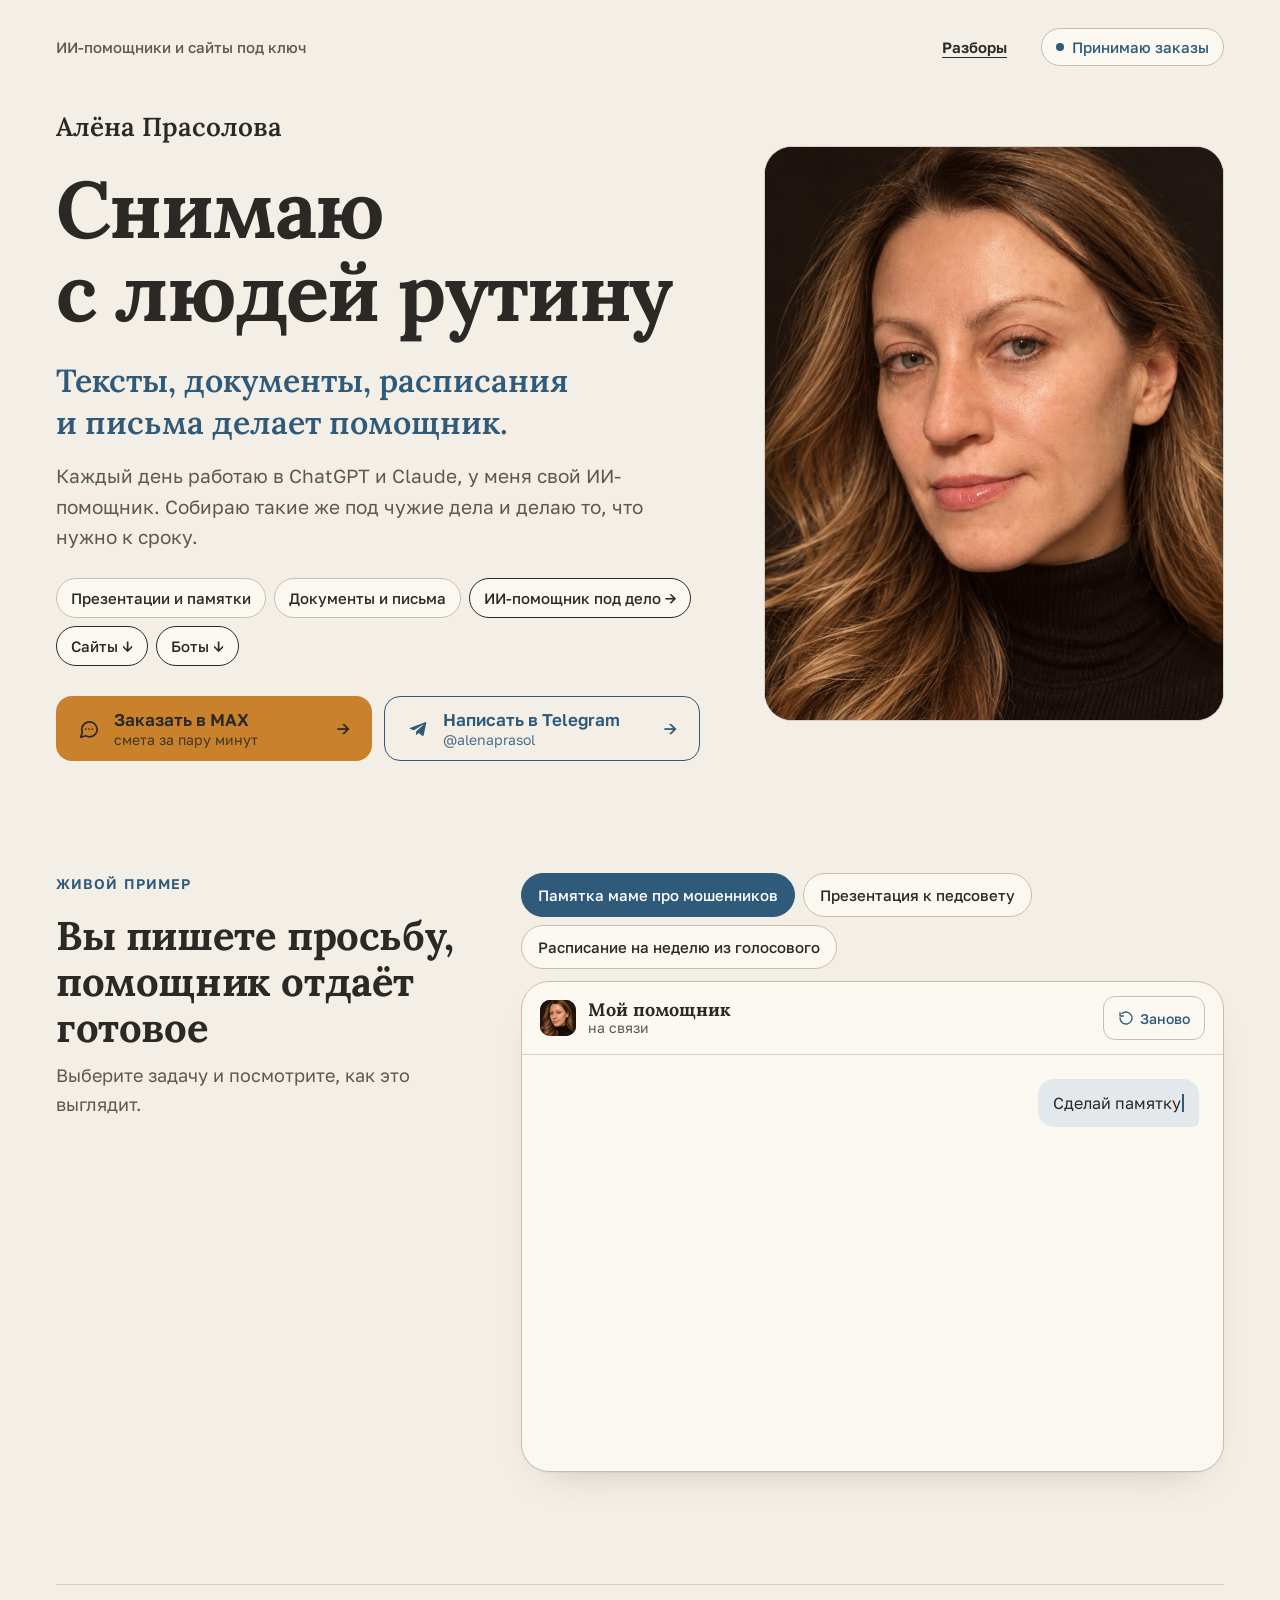
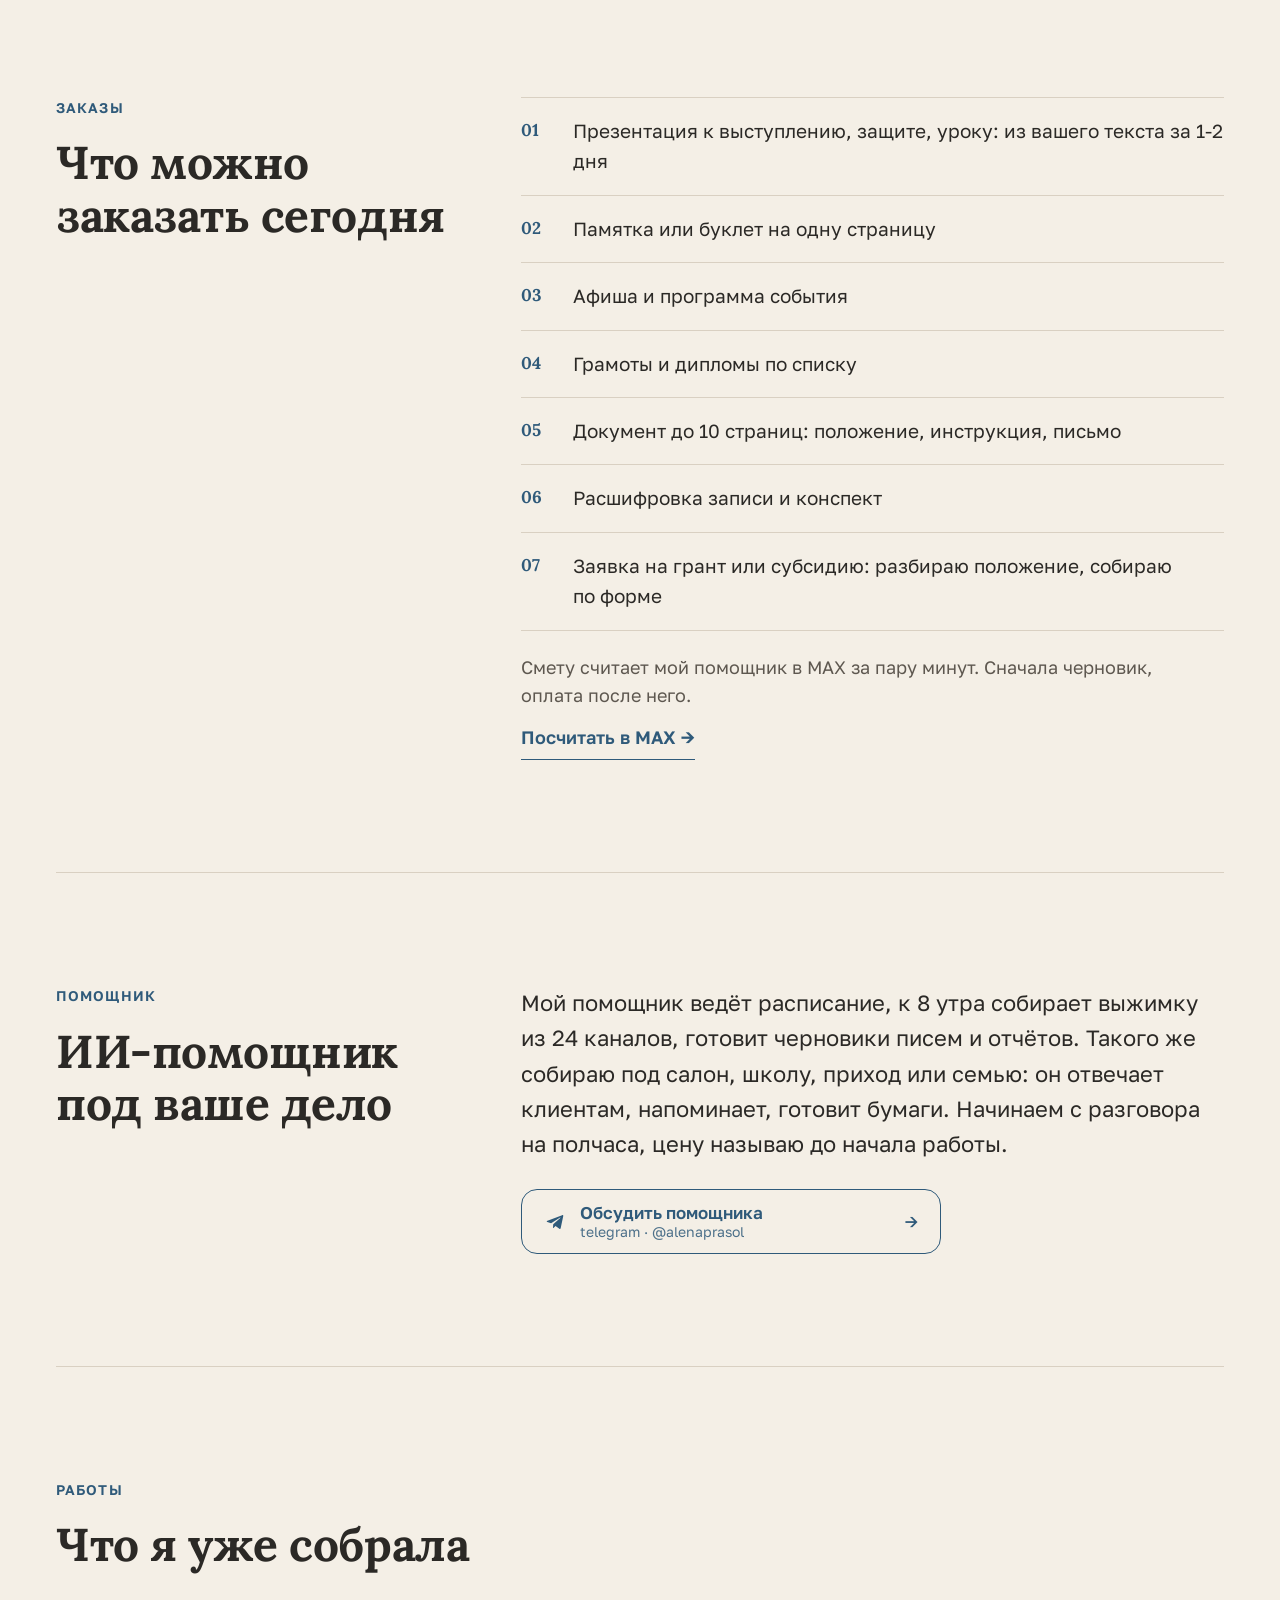
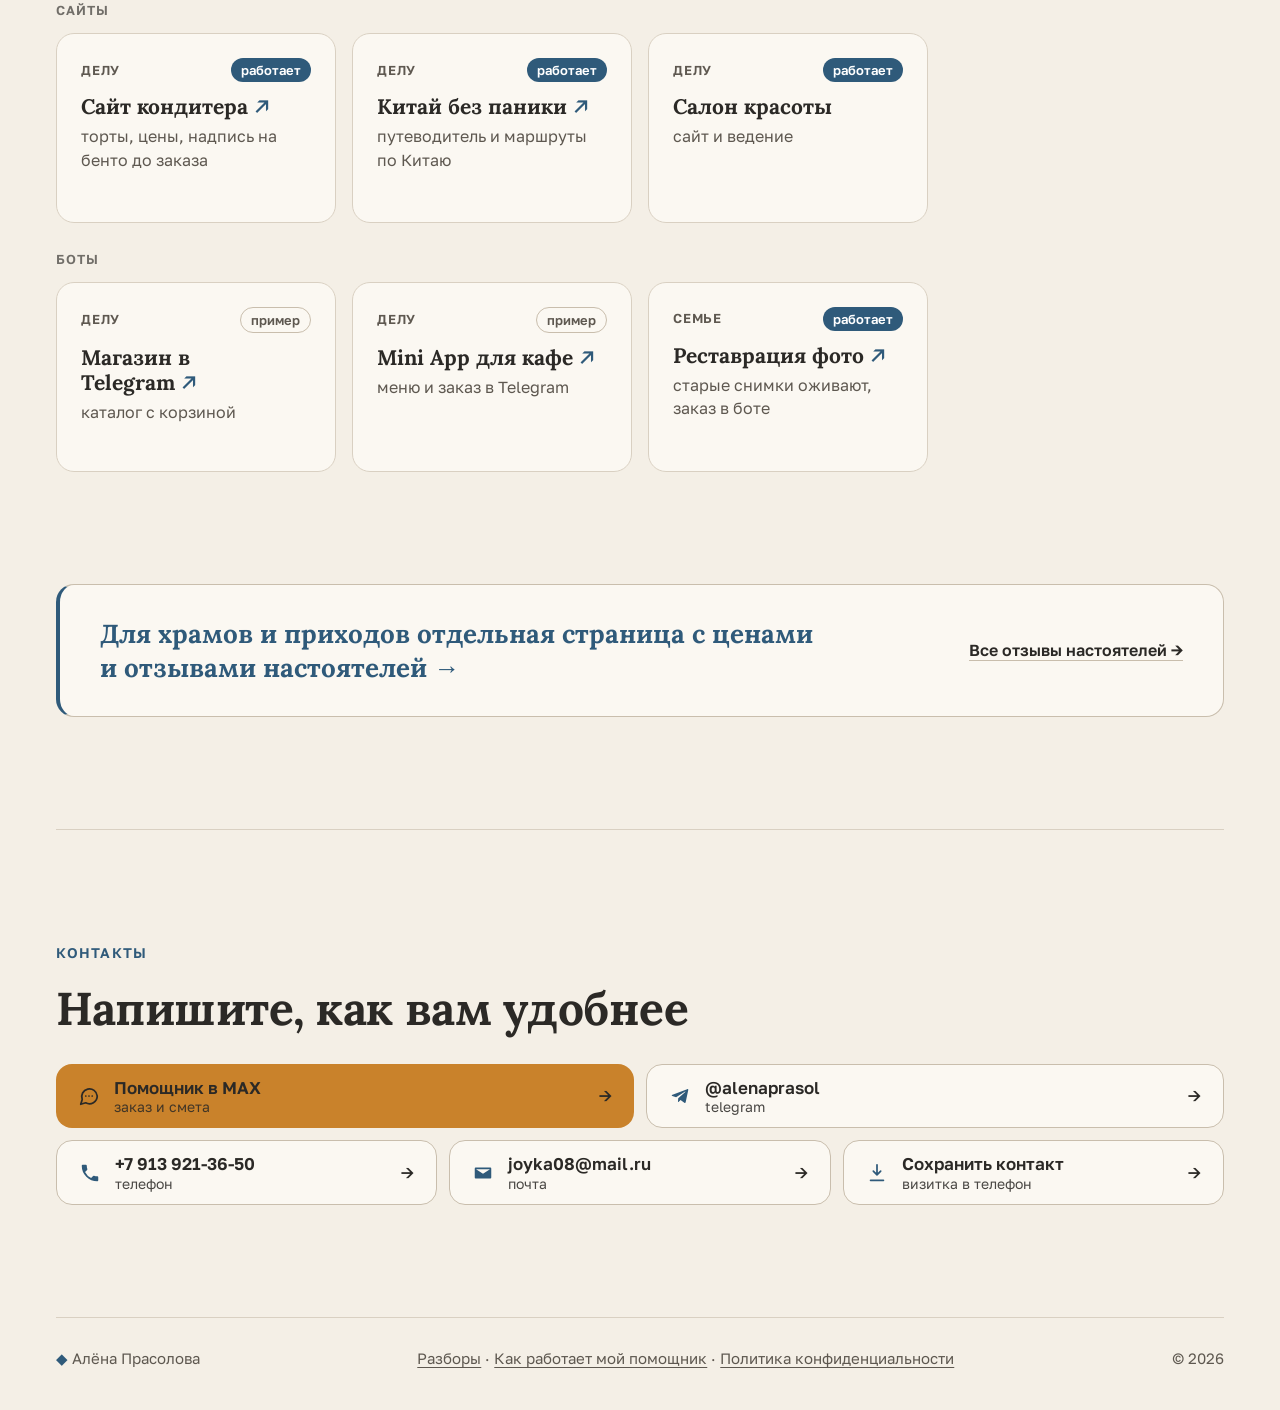
<file: index.html>
<!doctype html>
<html lang="ru">
<head>
<meta charset="utf-8">
<meta name="p:domain_verify" content="39e795db5b29c30ba1756705ccda25e4">
<meta name="viewport" content="width=device-width, initial-scale=1, viewport-fit=cover">
<title>Алёна Прасолова · ИИ-помощники и сайты под ключ</title>
<meta name="description" content="Презентации, памятки, документы и ИИ-помощники под ваше дело. Смета в MAX за пару минут, платите после черновика.">
<meta name="theme-color" content="#F4EFE6">
<meta property="og:type" content="website">
<meta property="og:title" content="Алёна Прасолова">
<meta property="og:description" content="Презентации, памятки, документы и ИИ-помощники под ваше дело. Смета в MAX за пару минут, платите после черновика.">
<meta property="og:url" content="https://alena.svetopis.art">
<meta property="og:image" content="https://alena.svetopis.art/assets/alena-portret.jpg">
<link rel="icon" href="data:image/svg+xml,%3Csvg xmlns='http://www.w3.org/2000/svg' viewBox='0 0 32 32'%3E%3Crect width='32' height='32' rx='8' fill='%23F4EFE6'/%3E%3Crect x='9' y='9' width='14' height='14' rx='3' fill='%232F5A7A'/%3E%3C/svg%3E">
<link rel="preconnect" href="https://fonts.googleapis.com">
<link rel="preconnect" href="https://fonts.gstatic.com" crossorigin>
<link href="https://fonts.googleapis.com/css2?family=Golos+Text:wght@400;500;600&family=Lora:wght@600;700&display=swap" rel="stylesheet">
<style>
  :root{
    --paper:#F4EFE6;
    --paper-2:#EDE6DA;
    --card:#FBF8F2;
    --ink:#2B2926;
    --muted:#5E5850;
    --line:#D9D0C2;
    --line-2:#C9BEAD;
    --blue:#2F5A7A;
    --blue-soft:#E3E8EC;
    --amber:#C9822B;
    --amber-hover:#B87422;
    --serif:"Lora", Georgia, "Times New Roman", serif;
    --sans:"Golos Text", system-ui, -apple-system, "Segoe UI", Roboto, Arial, sans-serif;
    --gut:16px;
    --radius:22px;
    --ease:cubic-bezier(.22,.61,.36,1);
  }
  *{margin:0;padding:0;box-sizing:border-box}
  html{-webkit-text-size-adjust:100%}
  body{
    background:var(--paper);color:var(--ink);
    font-family:var(--sans);font-size:18px;line-height:1.6;
    -webkit-font-smoothing:antialiased;text-rendering:optimizeLegibility;
    overflow-x:hidden;
  }
  img{max-width:100%;display:block}
  a{color:inherit}
  :focus-visible{outline:3px solid var(--blue);outline-offset:3px;border-radius:6px}

  .wrap{width:100%;max-width:1360px;margin:0 auto;padding:0 var(--gut)}
  section{padding:72px 0}
  .label{
    font-family:var(--sans);font-size:14px;font-weight:600;letter-spacing:.08em;text-transform:uppercase;
    color:var(--blue);margin-bottom:18px;
  }
  h2{font-family:var(--serif);font-weight:700;font-size:34px;line-height:1.15;letter-spacing:-.01em}
  .rule{border:0;border-top:1px solid var(--line)}

  /* ---------- top bar ---------- */
  .top{display:flex;flex-wrap:wrap;gap:10px 18px;align-items:center;justify-content:space-between;padding:20px 0 0}
  .brand{font-size:15px;font-weight:500;color:var(--muted)}
  .status{display:inline-flex;align-items:center;gap:8px;font-size:15px;font-weight:500;color:var(--blue);
    padding:6px 14px;border:1px solid var(--line-2);border-radius:999px;background:var(--card)}
  .status i{width:8px;height:8px;border-radius:50%;background:var(--blue);display:block}

  /* ---------- hero ---------- */
  .hero{padding:24px 0 56px}
  .hero-grid{display:grid;gap:28px}
  .portrait{
    border-radius:var(--radius);overflow:hidden;background:#1d1a17;
    aspect-ratio:5/4;border:1px solid var(--line);
  }
  .portrait img{width:100%;height:100%;object-fit:cover;object-position:46% 32%}
  .name{font-family:var(--serif);font-weight:600;font-size:22px;color:var(--ink);margin-bottom:14px}
  h1{
    font-family:var(--serif);font-weight:700;font-size:46px;line-height:1.04;letter-spacing:-.02em;
    margin-bottom:20px;text-wrap:balance;
  }
  .lead{font-family:var(--serif);font-weight:600;font-size:24px;line-height:1.3;color:var(--blue);margin-bottom:18px;text-wrap:pretty}
  .sub{font-size:18px;color:var(--muted);max-width:36em;margin-bottom:26px;text-wrap:pretty}
  .chips{list-style:none;display:flex;flex-wrap:wrap;gap:8px;margin-bottom:30px}
  .chips li{font-size:15px;font-weight:500;padding:7px 14px;border:1px solid var(--line-2);border-radius:999px;background:var(--card)}
  .chips li:has(a){padding:0;border-color:currentColor}
  .chips li a{display:block;padding:7px 14px;color:inherit;text-decoration:none;border-radius:999px}
  .chips li a:hover{background:var(--line-2)}
  .top-link{margin-left:auto;margin-right:16px;font-size:15px;font-weight:600;color:inherit;text-underline-offset:4px}
  .foot-links a{color:inherit;text-underline-offset:3px}
  .works-sub{font-size:13px;font-weight:600;letter-spacing:.08em;text-transform:uppercase;opacity:.65;margin:26px 0 12px;scroll-margin-top:80px}

  .btns{display:flex;flex-direction:column;gap:12px}
  .btn{
    display:flex;align-items:center;gap:14px;min-height:60px;padding:12px 22px;border-radius:16px;
    text-decoration:none;font-weight:600;font-size:17px;line-height:1.25;
    transition:transform .2s var(--ease), background-color .2s var(--ease), border-color .2s var(--ease), box-shadow .2s var(--ease);
    -webkit-tap-highlight-color:transparent;
  }
  .btn svg{width:22px;height:22px;flex:none}
  .btn .lab{display:flex;flex-direction:column}
  .btn small{font-size:14px;font-weight:400;opacity:.85}
  .btn .arw{margin-left:auto;font-weight:500}
  .btn-main{background:var(--amber);color:var(--ink)}
  .btn-main:hover{background:var(--amber-hover)}
  .btn-line{border:1.5px solid var(--blue);color:var(--blue);background:transparent}
  .btn-line:hover{background:var(--blue-soft)}
  .btn:active{transform:scale(.98)}

  /* ---------- live assistant ---------- */
  .demo{padding-top:16px}
  .demo-head{margin-bottom:22px}
  .demo-head p{color:var(--muted);margin-top:10px;max-width:34em}
  .scen{display:flex;flex-wrap:wrap;gap:8px;padding:0 0 12px}
  .scen::-webkit-scrollbar{display:none}
  .scen button{
    flex:none;font:500 15px/1.2 var(--sans);color:var(--ink);background:var(--card);
    border:1px solid var(--line-2);border-radius:999px;padding:0 16px;min-height:44px;cursor:pointer;
    transition:background-color .2s var(--ease), color .2s var(--ease), border-color .2s var(--ease);
  }
  .scen button:hover{border-color:var(--blue)}
  .scen button[aria-pressed="true"]{background:var(--blue);border-color:var(--blue);color:#fff}

  .chat{
    background:var(--card);border:1px solid var(--line-2);border-radius:var(--radius);overflow:hidden;
    box-shadow:0 1px 0 rgba(43,41,38,.04), 0 18px 40px -28px rgba(43,41,38,.35);
  }
  .chat-top{display:flex;align-items:center;gap:12px;padding:14px 18px;border-bottom:1px solid var(--line)}
  .chat-ava{width:36px;height:36px;border-radius:10px;overflow:hidden;flex:none;background:#1d1a17}
  .chat-ava img{width:100%;height:100%;object-fit:cover;object-position:46% 30%}
  .chat-title{font-family:var(--serif);font-weight:700;font-size:18px;line-height:1.2}
  .chat-state{font-size:14px;color:var(--muted);line-height:1.2}
  .chat-replay{
    margin-left:auto;display:inline-flex;align-items:center;gap:6px;min-height:44px;padding:0 14px;
    font:500 14px var(--sans);color:var(--blue);background:transparent;border:1px solid var(--line-2);border-radius:12px;cursor:pointer;
  }
  .chat-replay:hover{border-color:var(--blue)}
  .chat-replay svg{width:16px;height:16px}
  .chat-body{padding:20px 16px 22px;min-height:420px;display:flex;flex-direction:column;gap:14px}
  .msg{max-width:92%;font-size:16px;line-height:1.5;border-radius:16px;padding:12px 15px}
  .msg-me{align-self:flex-end;background:var(--blue-soft);border-bottom-right-radius:6px;color:var(--ink)}
  .msg-bot{align-self:flex-start;background:var(--paper);border:1px solid var(--line);border-bottom-left-radius:6px;width:92%}
  .msg-bot .res-h{font-weight:600;margin-bottom:6px}
  .msg-bot ul{list-style:none}
  .msg-bot li{position:relative;padding:6px 0 6px 20px;border-top:1px dashed var(--line)}
  .msg-bot li:first-child{border-top:0}
  .msg-bot li::before{content:"";position:absolute;left:2px;top:15px;width:7px;height:7px;border-radius:2px;background:var(--blue)}
  .msg-bot .res-f{margin-top:8px;font-size:14px;color:var(--muted)}
  .voice{display:inline-flex;align-items:center;gap:8px;font-size:14px;color:var(--blue);font-weight:500;margin-bottom:6px}
  .voice b{display:inline-flex;gap:2px;align-items:center}
  .voice b span{width:3px;border-radius:2px;background:var(--blue);display:block}
  .hidden{display:none !important}
  .caret{display:inline-block;width:2px;height:1.1em;background:var(--blue);vertical-align:-.18em;margin-left:1px;animation:blink 1s steps(1) infinite}
  @keyframes blink{50%{opacity:0}}
  .dots{display:inline-flex;gap:4px;padding:4px 0}
  .dots i{width:7px;height:7px;border-radius:50%;background:var(--muted);opacity:.35;animation:dot 1.1s infinite}
  .dots i:nth-child(2){animation-delay:.18s}.dots i:nth-child(3){animation-delay:.36s}
  @keyframes dot{40%{opacity:1}}

  /* ---------- order list ---------- */
  .two{display:grid;gap:28px}
  .order{list-style:none;counter-reset:o;border-top:1px solid var(--line)}
  .order li{counter-increment:o;display:grid;grid-template-columns:44px 1fr;gap:8px;padding:16px 0;border-bottom:1px solid var(--line);font-size:18px}
  .order li::before{content:counter(o, decimal-leading-zero);font-family:var(--serif);font-weight:700;color:var(--blue);font-size:17px;padding-top:1px}
  .note{color:var(--muted);margin-top:22px;max-width:36em}
  .more{display:inline-flex;align-items:center;min-height:44px;margin-top:6px;font-weight:600;color:var(--blue);text-decoration:none;border-bottom:1.5px solid currentColor;line-height:1.2}
  .more:hover{color:var(--ink)}
  .big-text{font-size:20px;line-height:1.6;max-width:34em;margin-bottom:28px}
  .two .btn-line{max-width:420px}

  /* ---------- works ---------- */
  .works-top{display:flex;flex-direction:column;gap:12px;margin-bottom:28px}
  .works-top .more{align-self:flex-start}
  .grid{display:grid;gap:14px;grid-template-columns:1fr}
  .tile{
    position:relative;display:flex;flex-direction:column;gap:6px;padding:20px 20px 22px;min-height:150px;
    background:var(--card);border:1px solid var(--line);border-radius:18px;text-decoration:none;
    transition:transform .25s var(--ease), box-shadow .25s var(--ease), border-color .25s var(--ease);
    -webkit-tap-highlight-color:transparent;
  }
  a.tile:hover, a.tile:focus-visible, .tile.pressed{transform:translateY(-4px);border-color:var(--line-2);box-shadow:0 16px 30px -22px rgba(43,41,38,.45)}
  .tile .meta{display:flex;align-items:center;justify-content:space-between;gap:8px;margin-bottom:6px}
  .tile .grp{font-size:13px;font-weight:600;letter-spacing:.06em;text-transform:uppercase;color:var(--muted)}
  .tag{font-size:13px;font-weight:600;padding:3px 10px;border-radius:999px;line-height:1.4}
  .tag-live{background:var(--blue);color:#fff}
  .tag-demo{border:1px solid var(--line-2);color:var(--muted)}
  .tile .wn{font-family:var(--serif);font-weight:700;font-size:21px;line-height:1.2}
  .tile .ext{color:var(--blue);font-family:var(--sans);font-weight:500}
  .tile .wd{font-size:16px;color:var(--muted);line-height:1.45}
  .works-foot{margin-top:24px}

  .church{display:flex;flex-direction:column;gap:10px;padding:26px 24px;margin:0 0 72px;border:1px solid var(--line-2);border-left:4px solid var(--blue);border-radius:18px;background:var(--card)}
  .church-main{font-family:var(--serif);font-weight:700;font-size:22px;line-height:1.3;color:var(--blue);text-decoration:none}
  .church-main:hover{text-decoration:underline;text-underline-offset:4px}
  .church-rev{display:inline-flex;align-items:center;min-height:44px;font-weight:600;font-size:16px;color:var(--ink);text-decoration:underline;text-underline-offset:4px;text-decoration-color:var(--line-2)}
  .church-rev:hover{color:var(--blue)}
  /* ---------- contacts ---------- */
  .contacts{display:grid;gap:12px;grid-template-columns:1fr}
  .contacts .btn-line{color:var(--ink);border-color:var(--line-2);background:var(--card)}
  .contacts .btn-line svg{color:var(--blue)}
  .contacts .btn-line:hover{border-color:var(--blue);background:var(--card)}
  footer{display:flex;flex-wrap:wrap;justify-content:space-between;gap:12px;padding:28px 0 40px;font-size:15px;color:var(--muted);border-top:1px solid var(--line)}
  footer .dia{color:var(--blue)}

  /* ---------- reveal ---------- */
  .js .reveal{opacity:0;transform:translateY(18px);transition:opacity .7s var(--ease), transform .7s var(--ease)}
  .js .reveal.in{opacity:1;transform:none}

  /* ---------- breakpoints ---------- */
  @media (min-width:600px){
    :root{--gut:32px}
    h1{font-size:60px}
    .btns{flex-direction:row;flex-wrap:wrap}
    .btns .btn{flex:1 1 260px}
    .grid{grid-template-columns:repeat(2,1fr)}
    .contacts{grid-template-columns:repeat(2,1fr)}
    .chat-body{padding:24px 24px 26px}
    .msg-bot{width:min(560px,92%)}
  }
  @media (min-width:960px){
    :root{--gut:56px;--radius:28px}
    section{padding:112px 0}
    h2{font-size:46px}
    .top{padding-top:28px}
    .hero{padding:40px 0 96px}
    .hero-grid{grid-template-columns:minmax(0,7fr) minmax(0,5fr);gap:64px;align-items:center}
    .hero-text{order:1}
    .portrait{order:2;aspect-ratio:4/5}
    .portrait img{object-position:40% 50%}
    .name{font-size:26px;margin-bottom:20px}
    h1{font-size:80px;margin-bottom:26px}
    .lead{font-size:32px;max-width:20em}
    .sub{font-size:19px}
    .two{grid-template-columns:minmax(0,4fr) minmax(0,7fr);gap:64px}
    .demo-wrap{display:grid;grid-template-columns:minmax(0,4fr) minmax(0,7fr);gap:64px;align-items:start}
    .demo-head{position:sticky;top:40px}
    .grid{grid-template-columns:repeat(4,1fr);gap:16px}
    .tile{min-height:190px;padding:24px}
    .works-top{flex-direction:row;align-items:flex-end;justify-content:space-between}
    .contacts{grid-template-columns:repeat(6,1fr)}
    .contacts .btn{grid-column:span 2}
    .contacts .btn:nth-child(-n+2){grid-column:span 3}
    .demo-head h2{font-size:40px}
    .church{flex-direction:row;align-items:center;justify-content:space-between;gap:32px;padding:32px 40px;margin-bottom:112px}
    .church-main{font-size:26px;max-width:30em}
    .church-rev{flex:none}
    .big-text{font-size:22px}
    .order li{font-size:19px;padding:18px 0}
  }
  @media (min-width:1400px){
    h1{font-size:88px}
  }
  @media (prefers-reduced-motion: reduce){
    *,*::before,*::after{transition:none !important;animation:none !important}
    .js .reveal{opacity:1;transform:none}
  }
</style>
</head>
<body>
<script>document.documentElement.classList.add("js")</script>

<div class="wrap">
  <header class="top">
    <span class="brand">ИИ-помощники и сайты под ключ</span>
    <a class="top-link" href="/razbory/">Разборы</a>
    <span class="status"><i aria-hidden="true"></i>Принимаю заказы</span>
  </header>

  <!-- ============ HERO ============ -->
  <section class="hero" aria-label="Алёна Прасолова">
    <div class="hero-grid">
      <figure class="portrait">
        <img src="/assets/alena-portret.jpg" width="900" height="900" alt="Алёна Прасолова, портрет" fetchpriority="high">
      </figure>
      <div class="hero-text">
        <p class="name">Алёна Прасолова</p>
        <h1>Снимаю с&nbsp;людей рутину</h1>
        <p class="lead">Тексты, документы, расписания и&nbsp;письма делает помощник.</p>
        <p class="sub">Каждый день работаю в&nbsp;ChatGPT и&nbsp;Claude, у&nbsp;меня свой ИИ-помощник. Собираю такие же под чужие дела и&nbsp;делаю то, что нужно к&nbsp;сроку.</p>
        <ul class="chips">
          <li>Презентации и&nbsp;памятки</li>
          <li>Документы и&nbsp;письма</li>
          <li><a href="/pomoshchnik/">ИИ-помощник под дело&nbsp;→</a></li>
          <li><a href="#sayty">Сайты&nbsp;↓</a></li>
          <li><a href="#boty">Боты&nbsp;↓</a></li>
        </ul>
        <div class="btns">
          <a class="btn btn-main" href="https://max.ru/se14170446_1_bot?start=vizitka" target="_blank" rel="noopener">
            <svg viewBox="0 0 24 24" fill="none" stroke="currentColor" stroke-width="1.9" stroke-linecap="round" stroke-linejoin="round" aria-hidden="true"><path d="M21 12a8.5 8.5 0 0 1-12.6 7.4L3 21l1.6-5.2A8.5 8.5 0 1 1 21 12z"/><path d="M8.5 12h.01M12 12h.01M15.5 12h.01"/></svg>
            <span class="lab"><span>Заказать в&nbsp;MAX</span><small>смета за пару минут</small></span>
            <span class="arw" aria-hidden="true">→</span>
          </a>
          <a class="btn btn-line" href="https://t.me/alenaprasol" target="_blank" rel="noopener">
            <svg viewBox="0 0 24 24" fill="currentColor" aria-hidden="true"><path d="M9.78 18.65l.28-4.23 7.68-6.92c.34-.31-.07-.46-.52-.19L7.74 13.3 3.64 12c-.88-.25-.9-.86.2-1.3l15.97-6.16c.73-.33 1.43.18 1.15 1.3l-2.72 12.81c-.19.91-.74 1.13-1.5.71L12.6 16.3l-1.99 1.93c-.23.23-.42.42-.83.42z"/></svg>
            <span class="lab"><span>Написать в&nbsp;Telegram</span><small>@alenaprasol</small></span>
            <span class="arw" aria-hidden="true">→</span>
          </a>
        </div>
      </div>
    </div>
  </section>

  <!-- ============ LIVE ASSISTANT ============ -->
  <section class="demo reveal" aria-label="Как работает помощник">
    <div class="demo-wrap">
      <div class="demo-head">
        <div class="label">Живой пример</div>
        <h2>Вы пишете просьбу, помощник отдаёт готовое</h2>
        <p>Выберите задачу и&nbsp;посмотрите, как это выглядит.</p>
      </div>
      <div>
        <div class="scen" role="group" aria-label="Примеры задач">
          <button type="button" data-s="0" aria-pressed="true">Памятка маме про мошенников</button>
          <button type="button" data-s="1" aria-pressed="false">Презентация к&nbsp;педсовету</button>
          <button type="button" data-s="2" aria-pressed="false">Расписание на&nbsp;неделю из&nbsp;голосового</button>
        </div>
        <div class="chat">
          <div class="chat-top">
            <div class="chat-ava"><img src="/assets/alena-portret.jpg" alt="" width="36" height="36"></div>
            <div>
              <div class="chat-title">Мой помощник</div>
              <div class="chat-state" id="state">на связи</div>
            </div>
            <button class="chat-replay" type="button" id="replay" aria-label="Показать заново">
              <svg viewBox="0 0 24 24" fill="none" stroke="currentColor" stroke-width="2" stroke-linecap="round" stroke-linejoin="round" aria-hidden="true"><path d="M3 12a9 9 0 1 0 3-6.7"/><path d="M3 4v5h5"/></svg>
              Заново
            </button>
          </div>
          <div class="chat-body" id="chat" aria-live="polite"></div>
        </div>
      </div>
    </div>
  </section>

  <hr class="rule">

  <!-- ============ ORDER ============ -->
  <section class="reveal" aria-label="Что можно заказать сегодня">
    <div class="two">
      <div>
        <div class="label">Заказы</div>
        <h2>Что можно заказать сегодня</h2>
      </div>
      <div>
        <ul class="order">
          <li>Презентация к&nbsp;выступлению, защите, уроку: из&nbsp;вашего текста за&nbsp;1-2 дня</li>
          <li>Памятка или буклет на&nbsp;одну страницу</li>
          <li>Афиша и&nbsp;программа события</li>
          <li>Грамоты и&nbsp;дипломы по&nbsp;списку</li>
          <li>Документ до&nbsp;10 страниц: положение, инструкция, письмо</li>
          <li>Расшифровка записи и&nbsp;конспект</li>
          <li>Заявка на&nbsp;грант или субсидию: разбираю положение, собираю по&nbsp;форме</li>
        </ul>
        <p class="note">Смету считает мой помощник в&nbsp;MAX за&nbsp;пару минут. Сначала черновик, оплата после него.</p>
        <a class="more" href="https://max.ru/se14170446_1_bot?start=vizitka" target="_blank" rel="noopener">Посчитать в&nbsp;MAX →</a>
      </div>
    </div>
  </section>

  <hr class="rule">

  <!-- ============ ASSISTANT FOR BUSINESS ============ -->
  <section class="reveal" aria-label="ИИ-помощник под ваше дело">
    <div class="two">
      <div>
        <div class="label">Помощник</div>
        <h2>ИИ-помощник под ваше дело</h2>
      </div>
      <div>
        <p class="big-text">Мой помощник ведёт расписание, к&nbsp;8 утра собирает выжимку из&nbsp;24 каналов, готовит черновики писем и&nbsp;отчётов. Такого же собираю под салон, школу, приход или семью: он отвечает клиентам, напоминает, готовит бумаги. Начинаем с&nbsp;разговора на&nbsp;полчаса, цену называю до&nbsp;начала работы.</p>
        <a class="btn btn-line" href="https://t.me/alenaprasol" target="_blank" rel="noopener">
          <svg viewBox="0 0 24 24" fill="currentColor" aria-hidden="true"><path d="M9.78 18.65l.28-4.23 7.68-6.92c.34-.31-.07-.46-.52-.19L7.74 13.3 3.64 12c-.88-.25-.9-.86.2-1.3l15.97-6.16c.73-.33 1.43.18 1.15 1.3l-2.72 12.81c-.19.91-.74 1.13-1.5.71L12.6 16.3l-1.99 1.93c-.23.23-.42.42-.83.42z"/></svg>
          <span class="lab"><span>Обсудить помощника</span><small>telegram · @alenaprasol</small></span>
          <span class="arw" aria-hidden="true">→</span>
        </a>
      </div>
    </div>
  </section>

  <hr class="rule">

  <!-- ============ WORKS ============ -->
  <section class="reveal" aria-label="Работы">
    <div class="works-top">
      <div>
        <div class="label">Работы</div>
        <h2>Что я уже собрала</h2>
      </div>
    </div>
    <h3 class="works-sub" id="sayty">Сайты</h3>
    <div class="grid" id="works">
      <a class="tile" href="https://deserty-ot-mari.tuqo.app" target="_blank" rel="noopener">
        <span class="meta"><span class="grp">Делу</span><span class="tag tag-live">работает</span></span>
        <span class="wn">Сайт кондитера&nbsp;<span class="ext">↗</span></span>
        <span class="wd">торты, цены, надпись на бенто до заказа</span>
      </a>
      <a class="tile" href="https://kitay-bez-paniki.ru" target="_blank" rel="noopener">
        <span class="meta"><span class="grp">Делу</span><span class="tag tag-live">работает</span></span>
        <span class="wn">Китай без паники&nbsp;<span class="ext">↗</span></span>
        <span class="wd">путеводитель и маршруты по Китаю</span>
      </a>
      <div class="tile">
        <span class="meta"><span class="grp">Делу</span><span class="tag tag-live">работает</span></span>
        <span class="wn">Салон красоты</span>
        <span class="wd">сайт и ведение</span>
      </div>
    </div>
    <h3 class="works-sub" id="boty">Боты</h3>
    <div class="grid">
      <a class="tile" href="https://svetopis.art/demo/telegram-magazin/" target="_blank" rel="noopener">
        <span class="meta"><span class="grp">Делу</span><span class="tag tag-demo">пример</span></span>
        <span class="wn">Магазин в Telegram&nbsp;<span class="ext">↗</span></span>
        <span class="wd">каталог с корзиной</span>
      </a>
      <a class="tile" href="https://svetopis.art/demo/miniapp-zavedenie/" target="_blank" rel="noopener">
        <span class="meta"><span class="grp">Делу</span><span class="tag tag-demo">пример</span></span>
        <span class="wn">Mini App для кафе&nbsp;<span class="ext">↗</span></span>
        <span class="wd">меню и заказ в Telegram</span>
      </a>
      <a class="tile" href="https://svetopis.art/demo/foto-restavraciya/" target="_blank" rel="noopener">
        <span class="meta"><span class="grp">Семье</span><span class="tag tag-live">работает</span></span>
        <span class="wn">Реставрация фото&nbsp;<span class="ext">↗</span></span>
        <span class="wd">старые снимки оживают, заказ в боте</span>
      </a>
    </div>
  </section>

  <!-- ============ CHURCH LINK ============ -->
  <aside class="church reveal" aria-label="Для храмов и приходов">
    <a class="church-main" href="https://svod.svetopis.art/vizitka/" target="_blank" rel="noopener">Для храмов и&nbsp;приходов отдельная страница с&nbsp;ценами и&nbsp;отзывами настоятелей&nbsp;→</a>
    <a class="church-rev" href="https://svod.svetopis.art/#otzyvy" target="_blank" rel="noopener">Все отзывы настоятелей →</a>
  </aside>

  <hr class="rule">

  <!-- ============ CONTACTS ============ -->
  <section class="reveal" aria-label="Контакты">
    <div class="label">Контакты</div>
    <h2 style="margin-bottom:28px">Напишите, как вам удобнее</h2>
    <div class="contacts">
      <a class="btn btn-main" href="https://max.ru/se14170446_1_bot?start=vizitka" target="_blank" rel="noopener">
        <svg viewBox="0 0 24 24" fill="none" stroke="currentColor" stroke-width="1.9" stroke-linecap="round" stroke-linejoin="round" aria-hidden="true"><path d="M21 12a8.5 8.5 0 0 1-12.6 7.4L3 21l1.6-5.2A8.5 8.5 0 1 1 21 12z"/><path d="M8.5 12h.01M12 12h.01M15.5 12h.01"/></svg>
        <span class="lab"><span>Помощник в&nbsp;MAX</span><small>заказ и смета</small></span>
        <span class="arw" aria-hidden="true">→</span>
      </a>
      <a class="btn btn-line" href="https://t.me/alenaprasol" target="_blank" rel="noopener">
        <svg viewBox="0 0 24 24" fill="currentColor" aria-hidden="true"><path d="M9.78 18.65l.28-4.23 7.68-6.92c.34-.31-.07-.46-.52-.19L7.74 13.3 3.64 12c-.88-.25-.9-.86.2-1.3l15.97-6.16c.73-.33 1.43.18 1.15 1.3l-2.72 12.81c-.19.91-.74 1.13-1.5.71L12.6 16.3l-1.99 1.93c-.23.23-.42.42-.83.42z"/></svg>
        <span class="lab"><span>@alenaprasol</span><small>telegram</small></span>
        <span class="arw" aria-hidden="true">→</span>
      </a>
      <a class="btn btn-line" href="tel:+79139213650">
        <svg viewBox="0 0 24 24" fill="currentColor" aria-hidden="true"><path d="M6.6 10.8a15 15 0 0 0 6.6 6.6l2.2-2.2a1 1 0 0 1 1-.24 11.4 11.4 0 0 0 3.6.58 1 1 0 0 1 1 1V20a1 1 0 0 1-1 1A17 17 0 0 1 3 4a1 1 0 0 1 1-1h3.5a1 1 0 0 1 1 1 11.4 11.4 0 0 0 .58 3.6 1 1 0 0 1-.24 1z"/></svg>
        <span class="lab"><span>+7 913 921-36-50</span><small>телефон</small></span>
        <span class="arw" aria-hidden="true">→</span>
      </a>
      <a class="btn btn-line" href="mailto:joyka08@mail.ru">
        <svg viewBox="0 0 24 24" fill="currentColor" aria-hidden="true"><path d="M4 6h16a1 1 0 0 1 1 1v10a1 1 0 0 1-1 1H4a1 1 0 0 1-1-1V7a1 1 0 0 1 1-1zm.4 2 7.6 4.75L19.6 8H4.4z"/></svg>
        <span class="lab"><span>joyka08@mail.ru</span><small>почта</small></span>
        <span class="arw" aria-hidden="true">→</span>
      </a>
      <a class="btn btn-line" id="save" download="Alena_Prasolova.vcf" href="#">
        <svg viewBox="0 0 24 24" fill="none" stroke="currentColor" stroke-width="1.9" stroke-linecap="round" stroke-linejoin="round" aria-hidden="true"><path d="M12 3v11m0 0-4-4m4 4 4-4M5 20h14"/></svg>
        <span class="lab"><span>Сохранить контакт</span><small>визитка в телефон</small></span>
        <span class="arw" aria-hidden="true">→</span>
      </a>
    </div>
  </section>

  <footer>
    <span><span class="dia">◆</span>&nbsp;Алёна Прасолова</span>
    <span class="foot-links"><a href="/razbory/">Разборы</a> · <a href="/pomoshchnik/">Как работает мой помощник</a> · <a href="/privacy/">Политика конфиденциальности</a></span>
    <span>© 2026</span>
  </footer>
</div>

<script>
(function(){
  "use strict";
  var reduce = window.matchMedia("(prefers-reduced-motion: reduce)").matches;

  /* ---------- vCard ---------- */
  var vcf = [
    "BEGIN:VCARD","VERSION:3.0",
    "N:Прасолова;Алёна;;;","FN:Алёна Прасолова",
    "TEL;TYPE=CELL:+79139213650",
    "EMAIL;TYPE=INTERNET:joyka08@mail.ru",
    "NOTE:ИИ-помощники и сайты под ключ. Заказ: max.ru/se14170446_1_bot",
    "URL:https://alena.svetopis.art",
    "END:VCARD"
  ].join("\n");
  document.getElementById("save").setAttribute("href","data:text/vcard;charset=utf-8," + encodeURIComponent(vcf));

  /* ---------- reveal on scroll ---------- */
  var rv = document.querySelectorAll(".reveal");
  if(reduce || !("IntersectionObserver" in window)){
    rv.forEach(function(el){ el.classList.add("in"); });
  } else {
    var io = new IntersectionObserver(function(es){
      es.forEach(function(e){ if(e.isIntersecting){ e.target.classList.add("in"); io.unobserve(e.target); } });
    }, {rootMargin:"0px 0px -8% 0px", threshold:0.08});
    rv.forEach(function(el){ io.observe(el); });
  }

  /* ---------- tiles: lift on touch ---------- */
  document.querySelectorAll(".tile").forEach(function(t){
    t.addEventListener("touchstart", function(){ t.classList.add("pressed"); }, {passive:true});
    ["touchend","touchcancel"].forEach(function(ev){
      t.addEventListener(ev, function(){ setTimeout(function(){ t.classList.remove("pressed"); }, 180); }, {passive:true});
    });
  });

  /* ---------- live assistant ---------- */
  var S = [
    {
      ask: "Сделай памятку для мамы: как понять, что звонят мошенники. Крупно, на одну страницу.",
      head: "Готово. Памятка «Если звонят с незнакомого номера»:",
      lines: [
        "Банк никогда не спрашивает код из СМС. Сразу кладите трубку.",
        "«Ваш сын попал в беду»: перезвоните ему сами по своему номеру.",
        "Никаких переводов на «безопасный счёт».",
        "Сомневаетесь? Позвоните дочери, номер крупно внизу листа."
      ],
      foot: "Шрифт 18 пт, один лист A4, можно печатать."
    },
    {
      ask: "Вот мой доклад на 4 страницы. Нужна презентация к педсовету на 10 минут.",
      head: "Собрала 9 слайдов:",
      lines: [
        "1. Тема и цель выступления",
        "2-4. Три главные мысли доклада, по одной на слайд",
        "5-7. Примеры с уроков и цифры одной таблицей",
        "8-9. Выводы и вопросы коллегам"
      ],
      foot: "Под каждым слайдом подсказка, что сказать. PowerPoint и PDF."
    },
    {
      voice: "голосовое, 0:48",
      ask: "Кружки у детей, в среду врач, отчёт сдать до пятницы. Разложи мне неделю.",
      head: "Неделя разложена:",
      lines: [
        "Пн 16:00 рисование, забрать в 17:30",
        "Ср 9:20 врач, взять полис и карту",
        "Чт вечер: доделать отчёт",
        "Пт до 12:00 отправить отчёт"
      ],
      foot: "Напомню за час до каждого дела."
    }
  ];

  var chat = document.getElementById("chat");
  var state = document.getElementById("state");
  var btns = document.querySelectorAll(".scen button");
  var cur = 0, run = 0, userPicked = false, started = false, timers = [];

  function wait(ms, id){
    return new Promise(function(res, rej){
      var t = setTimeout(function(){ id === run ? res() : rej("stop"); }, ms);
      timers.push(t);
    });
  }
  function el(tag, cls, txt){ var e = document.createElement(tag); if(cls) e.className = cls; if(txt) e.textContent = txt; return e; }
  function caret(){ return el("span","caret"); }

  function type(node, text, speed, id){
    var c = caret(); node.appendChild(c);
    var tn = document.createTextNode(""); node.insertBefore(tn, c);
    var i = 0;
    function step(){
      if(id !== run) return Promise.reject("stop");
      if(i >= text.length){ c.remove(); return Promise.resolve(); }
      var n = text[i] === " " ? 1 : 1;
      tn.data += text.slice(i, i+n); i += n;
      var d = speed + (/[.,:?]/.test(text[i-1]) ? speed*5 : 0);
      return wait(d, id).then(step);
    }
    return step();
  }

  function waveBars(){
    var b = el("b"); [6,12,9,14,7,11,5].forEach(function(h){ var s = el("span"); s.style.height = h + "px"; b.appendChild(s); });
    return b;
  }

  function renderStatic(s){
    chat.innerHTML = "";
    var me = el("div","msg msg-me");
    if(s.voice){ var v = el("div","voice"); v.appendChild(waveBars()); v.appendChild(document.createTextNode(s.voice)); me.appendChild(v); me.appendChild(el("div",null,s.ask)); }
    else me.textContent = s.ask;
    chat.appendChild(me);
    var bot = el("div","msg msg-bot");
    bot.appendChild(el("div","res-h",s.head));
    var ul = el("ul"); s.lines.forEach(function(l){ ul.appendChild(el("li",null,l)); }); bot.appendChild(ul);
    bot.appendChild(el("div","res-f",s.foot));
    chat.appendChild(bot);
    state.textContent = "на связи";
  }

  function play(k){
    timers.forEach(clearTimeout); timers = [];
    var id = ++run; cur = k;
    btns.forEach(function(b, i){ b.setAttribute("aria-pressed", i === k ? "true" : "false"); });
    var s = S[k];
    if(reduce){ renderStatic(s); return; }
    chat.innerHTML = "";
    state.textContent = "на связи";
    var me = el("div","msg msg-me");
    var txt;
    if(s.voice){ var v = el("div","voice"); v.appendChild(waveBars()); v.appendChild(document.createTextNode(s.voice)); me.appendChild(v); txt = el("div"); me.appendChild(txt); }
    else txt = me;
    var bot, ul, typing;
    wait(350, id).then(function(){
      chat.appendChild(me);
      return type(txt, s.ask, 34, id);
    }).then(function(){ return wait(500, id); })
    .then(function(){
      state.textContent = "печатает…";
      typing = el("div","msg msg-bot");
      typing.style.width = "auto";
      var d = el("span","dots"); d.innerHTML = "<i></i><i></i><i></i>"; typing.appendChild(d);
      chat.appendChild(typing);
      return wait(1100, id);
    }).then(function(){
      typing.remove();
      bot = el("div","msg msg-bot"); chat.appendChild(bot);
      var h = el("div","res-h"); bot.appendChild(h);
      return type(h, s.head, 16, id);
    }).then(function(){
      ul = el("ul"); bot.appendChild(ul);
      return s.lines.reduce(function(p, line){
        return p.then(function(){ var li = el("li"); ul.appendChild(li); return type(li, line, 14, id); })
                .then(function(){ return wait(160, id); });
      }, Promise.resolve());
    }).then(function(){
      var f = el("div","res-f"); bot.appendChild(f);
      return type(f, s.foot, 14, id);
    }).then(function(){
      state.textContent = "готово";
      return wait(5200, id);
    }).then(function(){
      if(!userPicked) play((cur + 1) % S.length);
    }).catch(function(){});
  }

  btns.forEach(function(b){
    b.addEventListener("click", function(){ userPicked = true; started = true; play(+b.getAttribute("data-s")); });
  });
  document.getElementById("replay").addEventListener("click", function(){ started = true; play(cur); });

  /* reserve height of the tallest answer so the page does not jump (measured on a hidden copy) */
  function fitHeight(){
    var st = state.textContent, ms = 0;
    var probe = chat.cloneNode(false);
    probe.removeAttribute("id"); probe.removeAttribute("aria-live");
    probe.style.cssText = "position:absolute;visibility:hidden;left:0;top:0;min-height:0;width:" + chat.clientWidth + "px";
    chat.parentNode.appendChild(probe);
    var real = chat; chat = probe;
    for(var i=0;i<S.length;i++){ renderStatic(S[i]); ms = Math.max(ms, probe.offsetHeight); }
    chat = real; probe.remove();
    chat.style.minHeight = ms + "px";
    state.textContent = st;
  }
  fitHeight();
  var lastW = window.innerWidth, rz;
  window.addEventListener("resize", function(){
    if(window.innerWidth === lastW) return;
    lastW = window.innerWidth; clearTimeout(rz); rz = setTimeout(fitHeight, 200);
  });
  if(document.fonts && document.fonts.ready){ document.fonts.ready.then(fitHeight); }
  /* start when the window comes into view */
  renderStatic(S[0]);
  if(reduce){ return; }
  if("IntersectionObserver" in window){
    var io2 = new IntersectionObserver(function(es){
      if(es[0].isIntersecting && !started){ started = true; play(0); io2.disconnect(); }
    }, {threshold:0.35});
    io2.observe(chat);
  } else { play(0); }
  window.__demoPlay = play;
})();
</script>
</body>
</html>
</file>
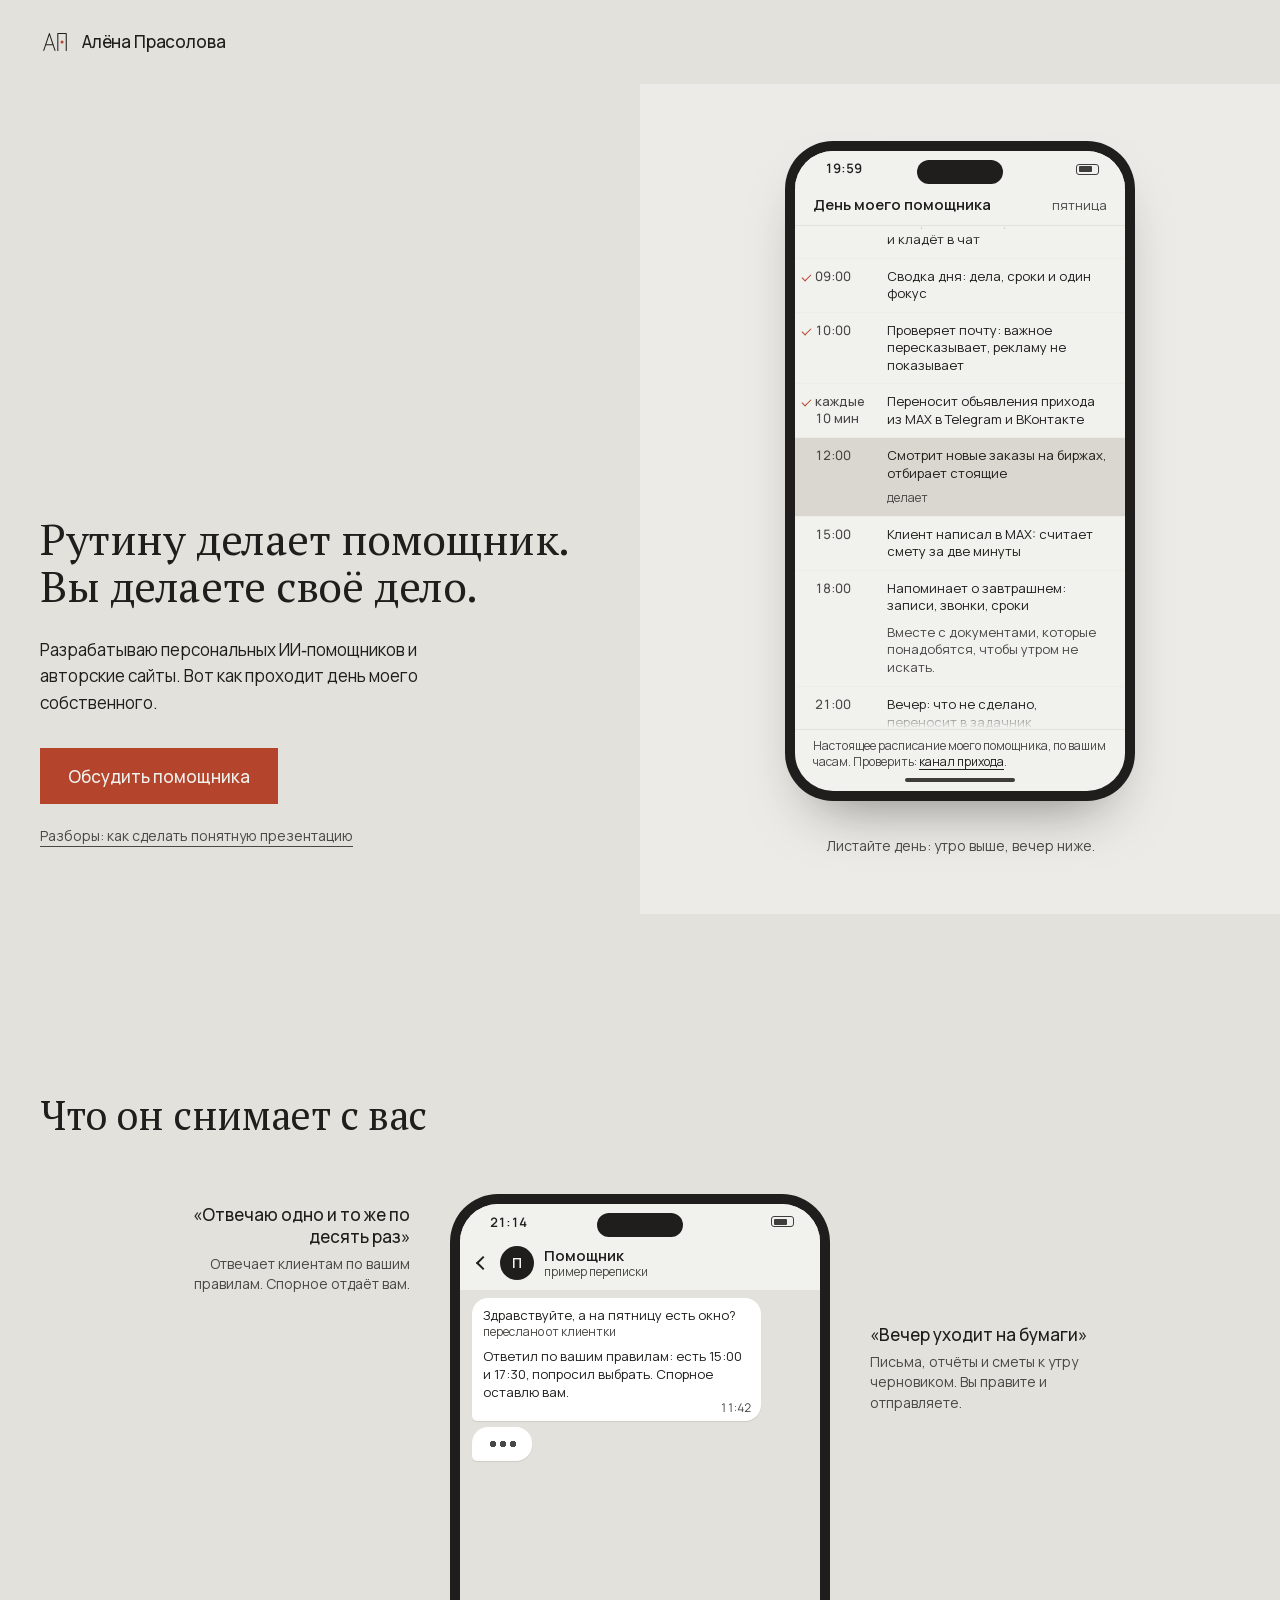
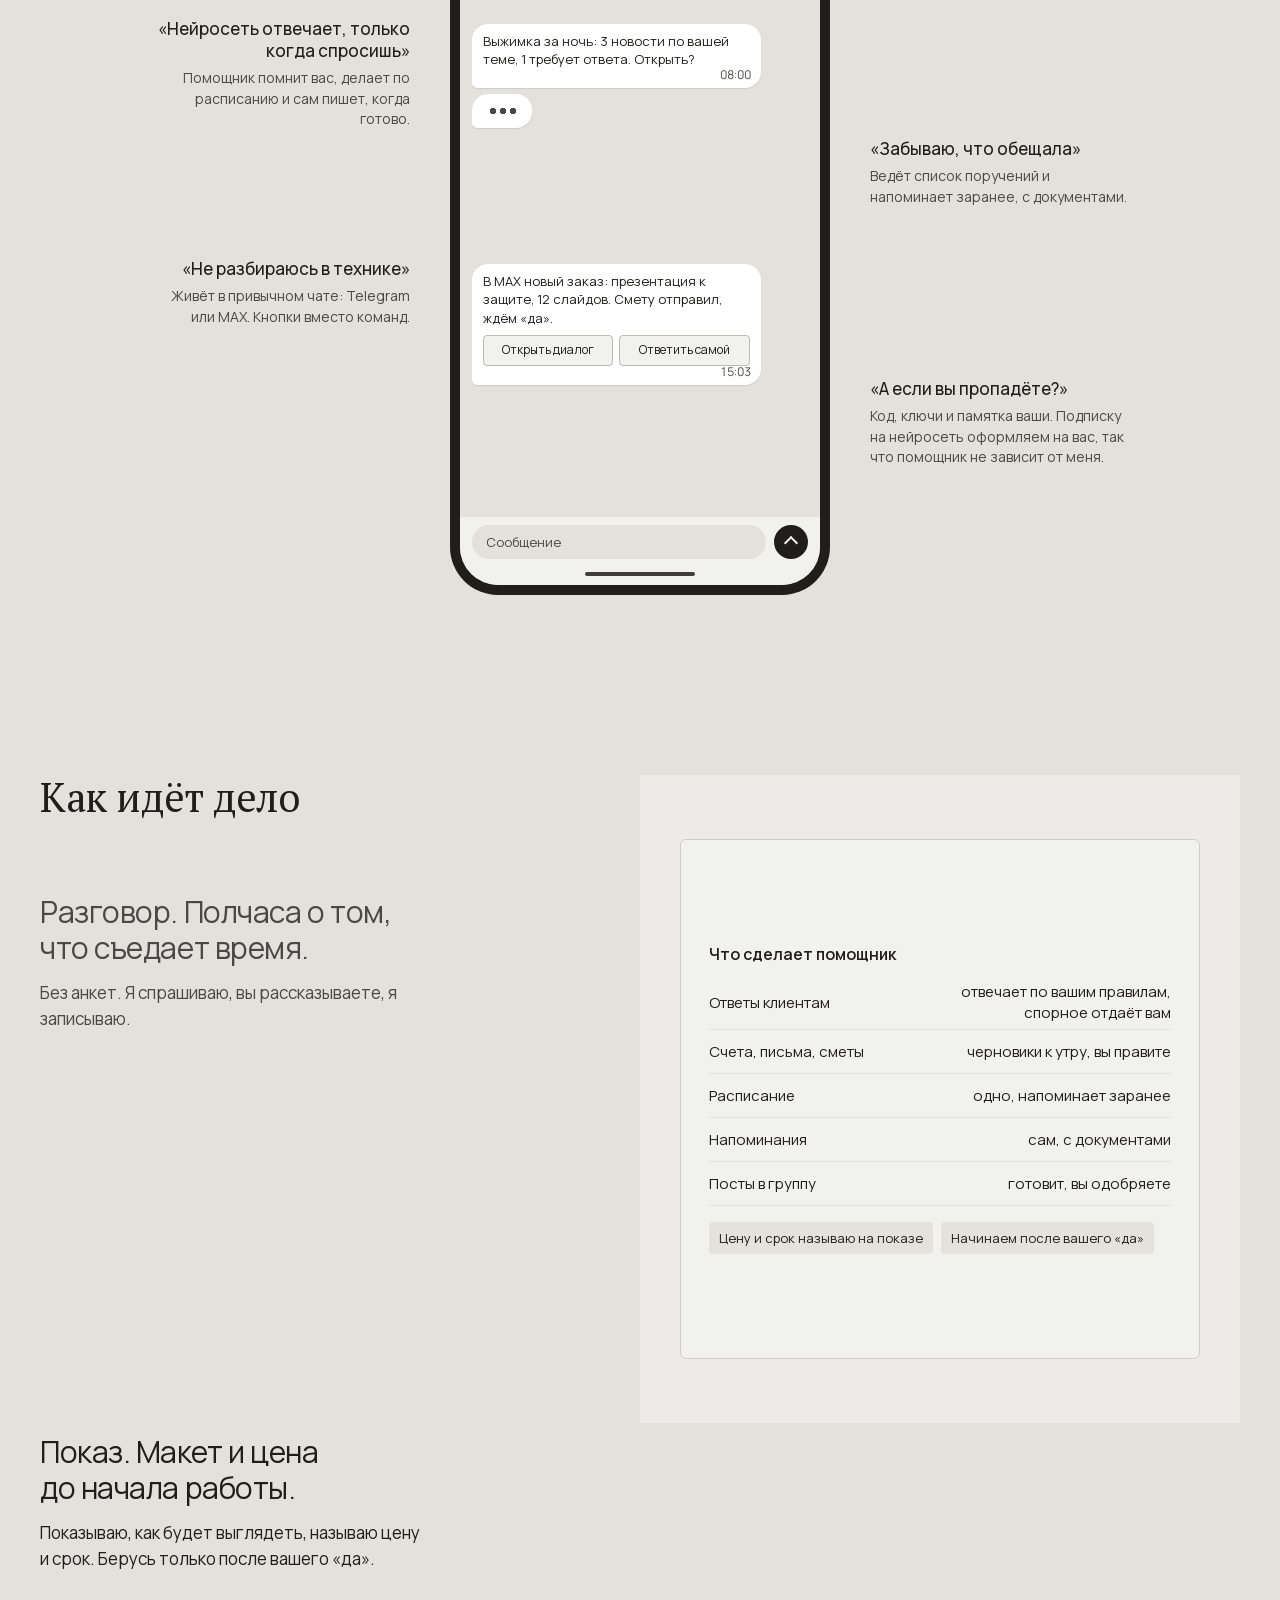
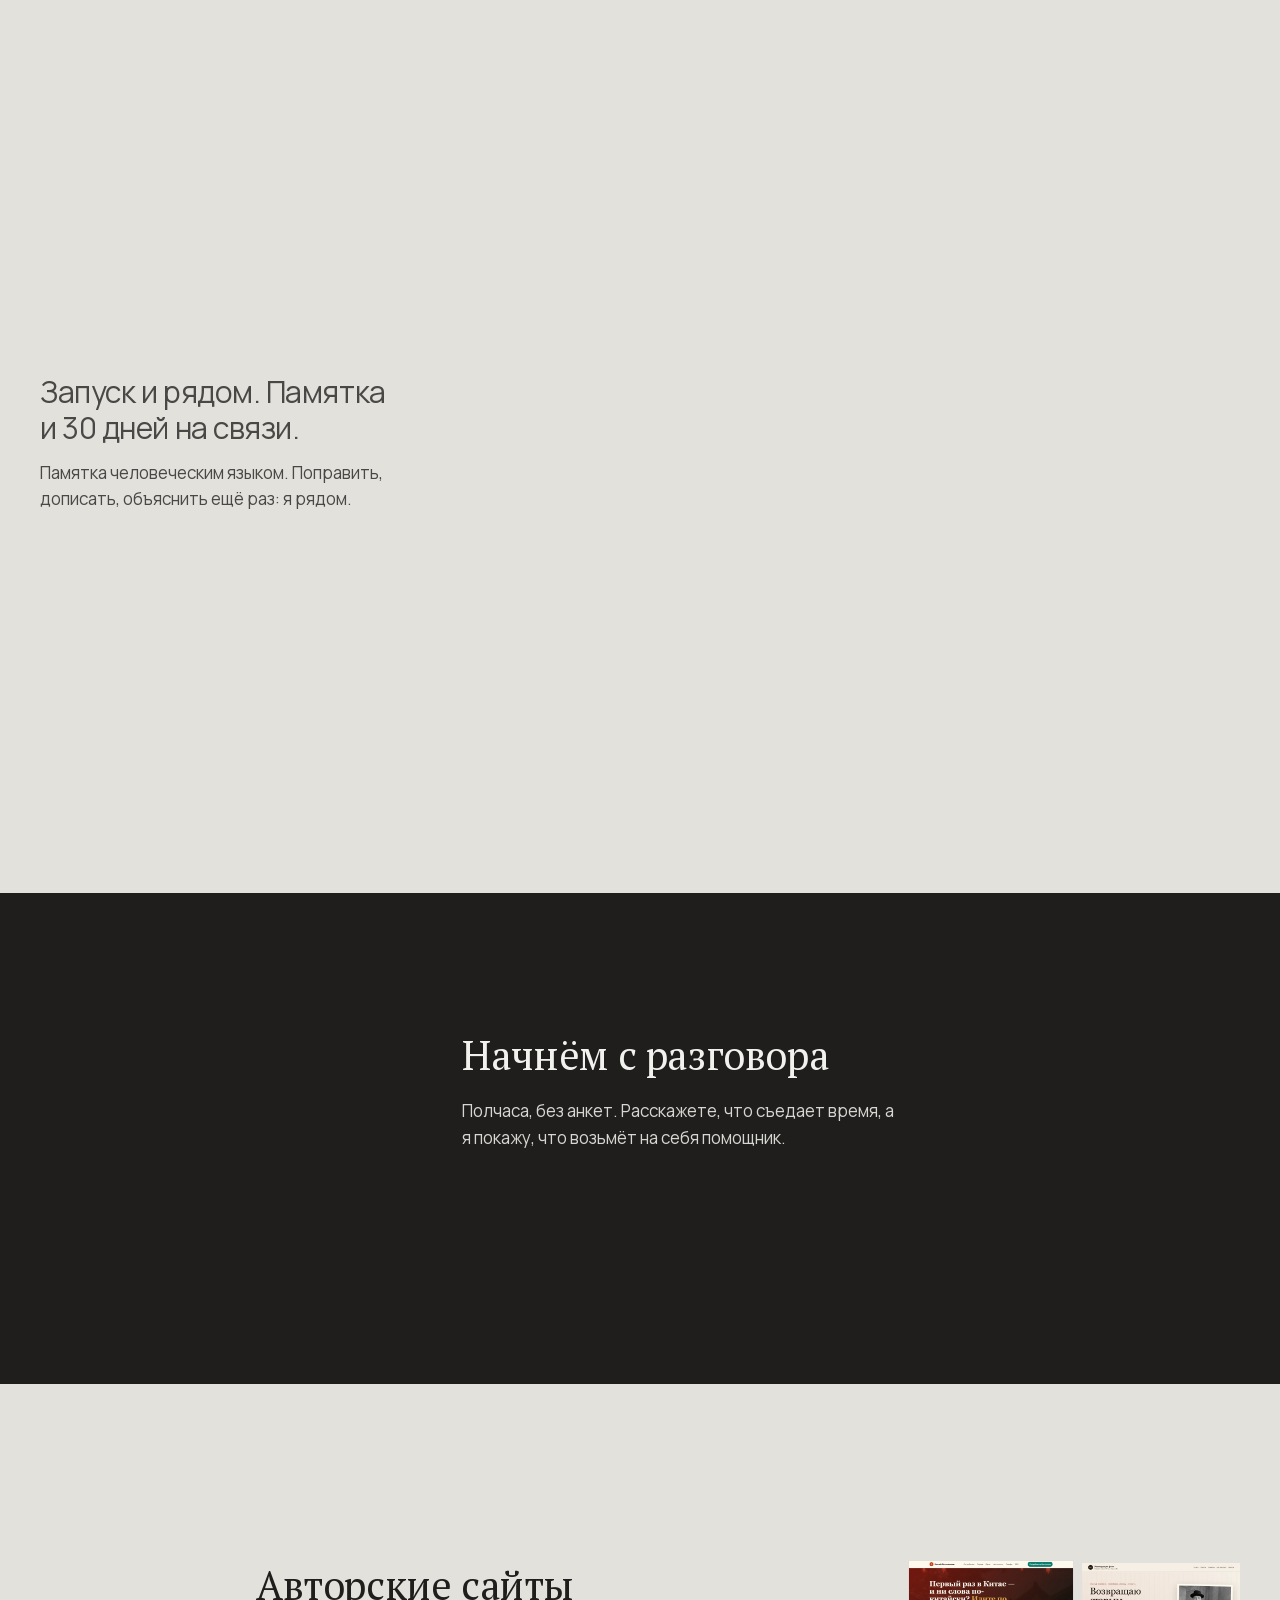
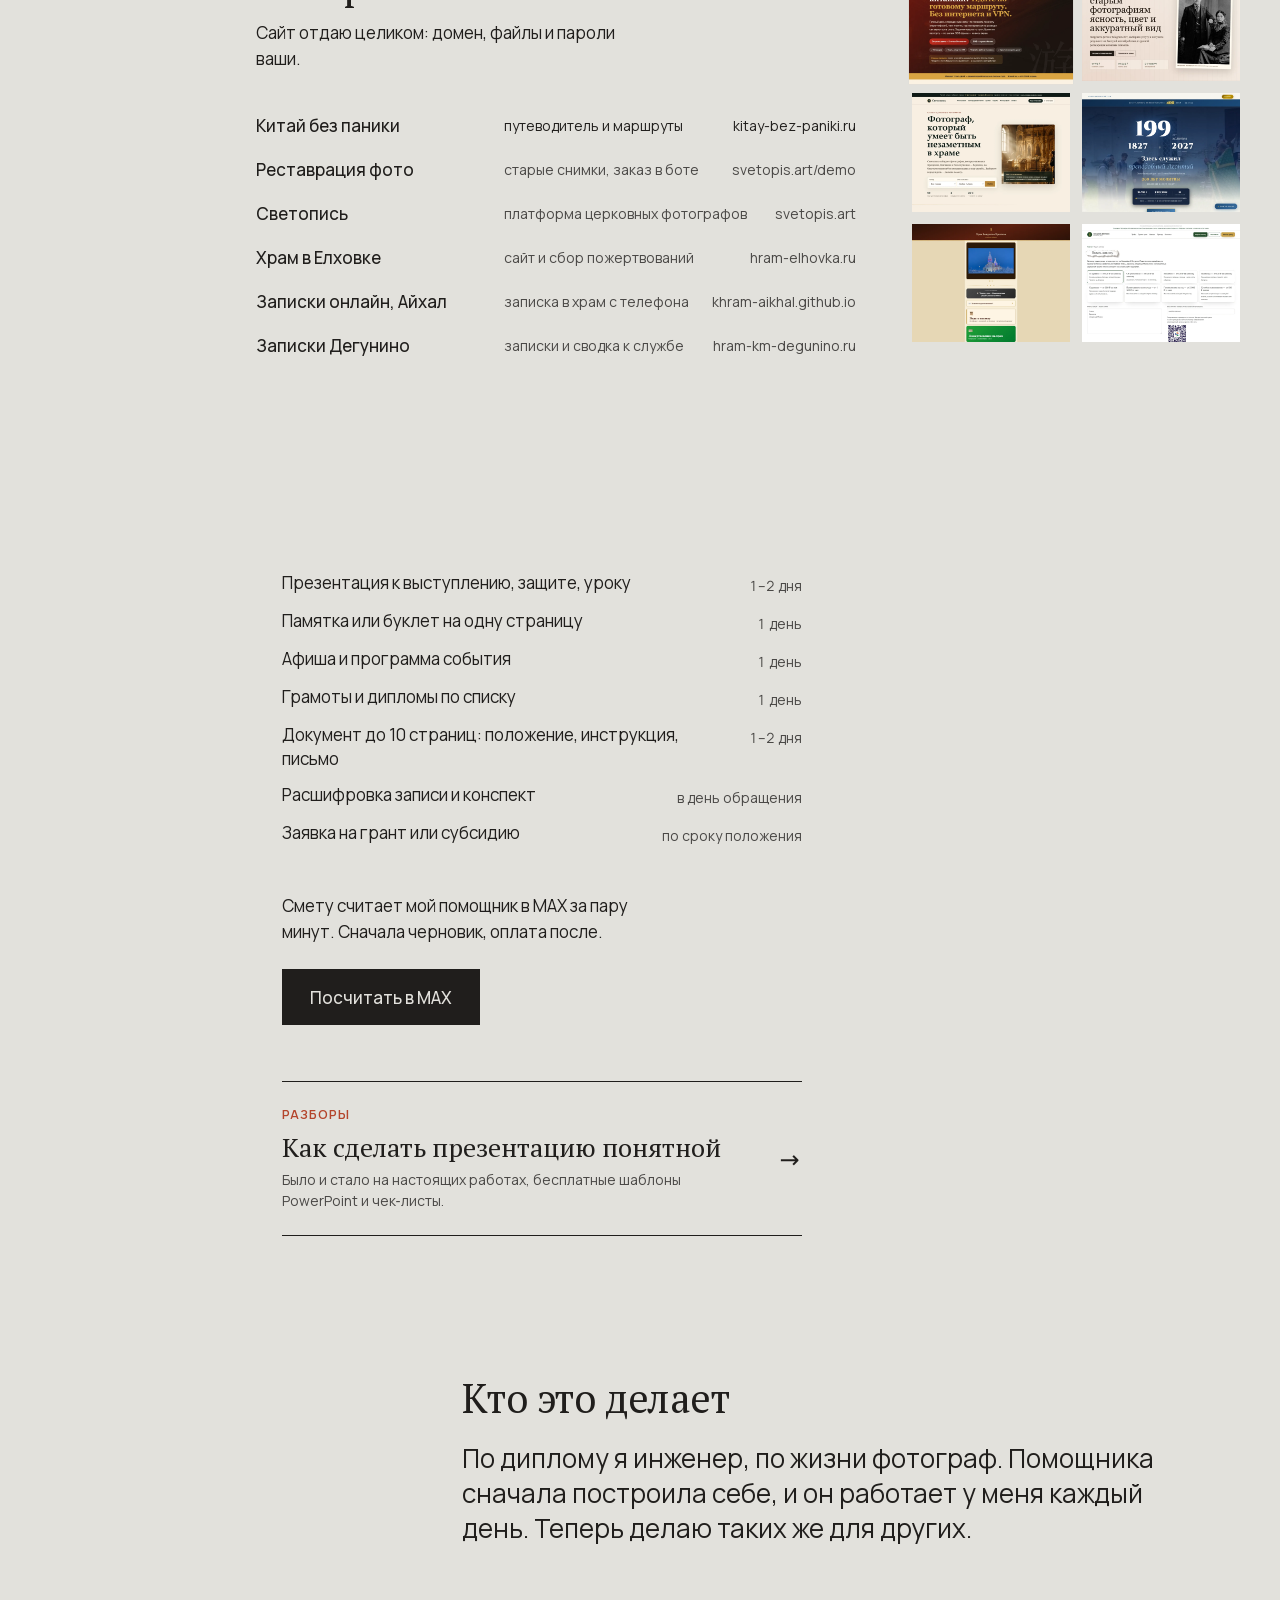
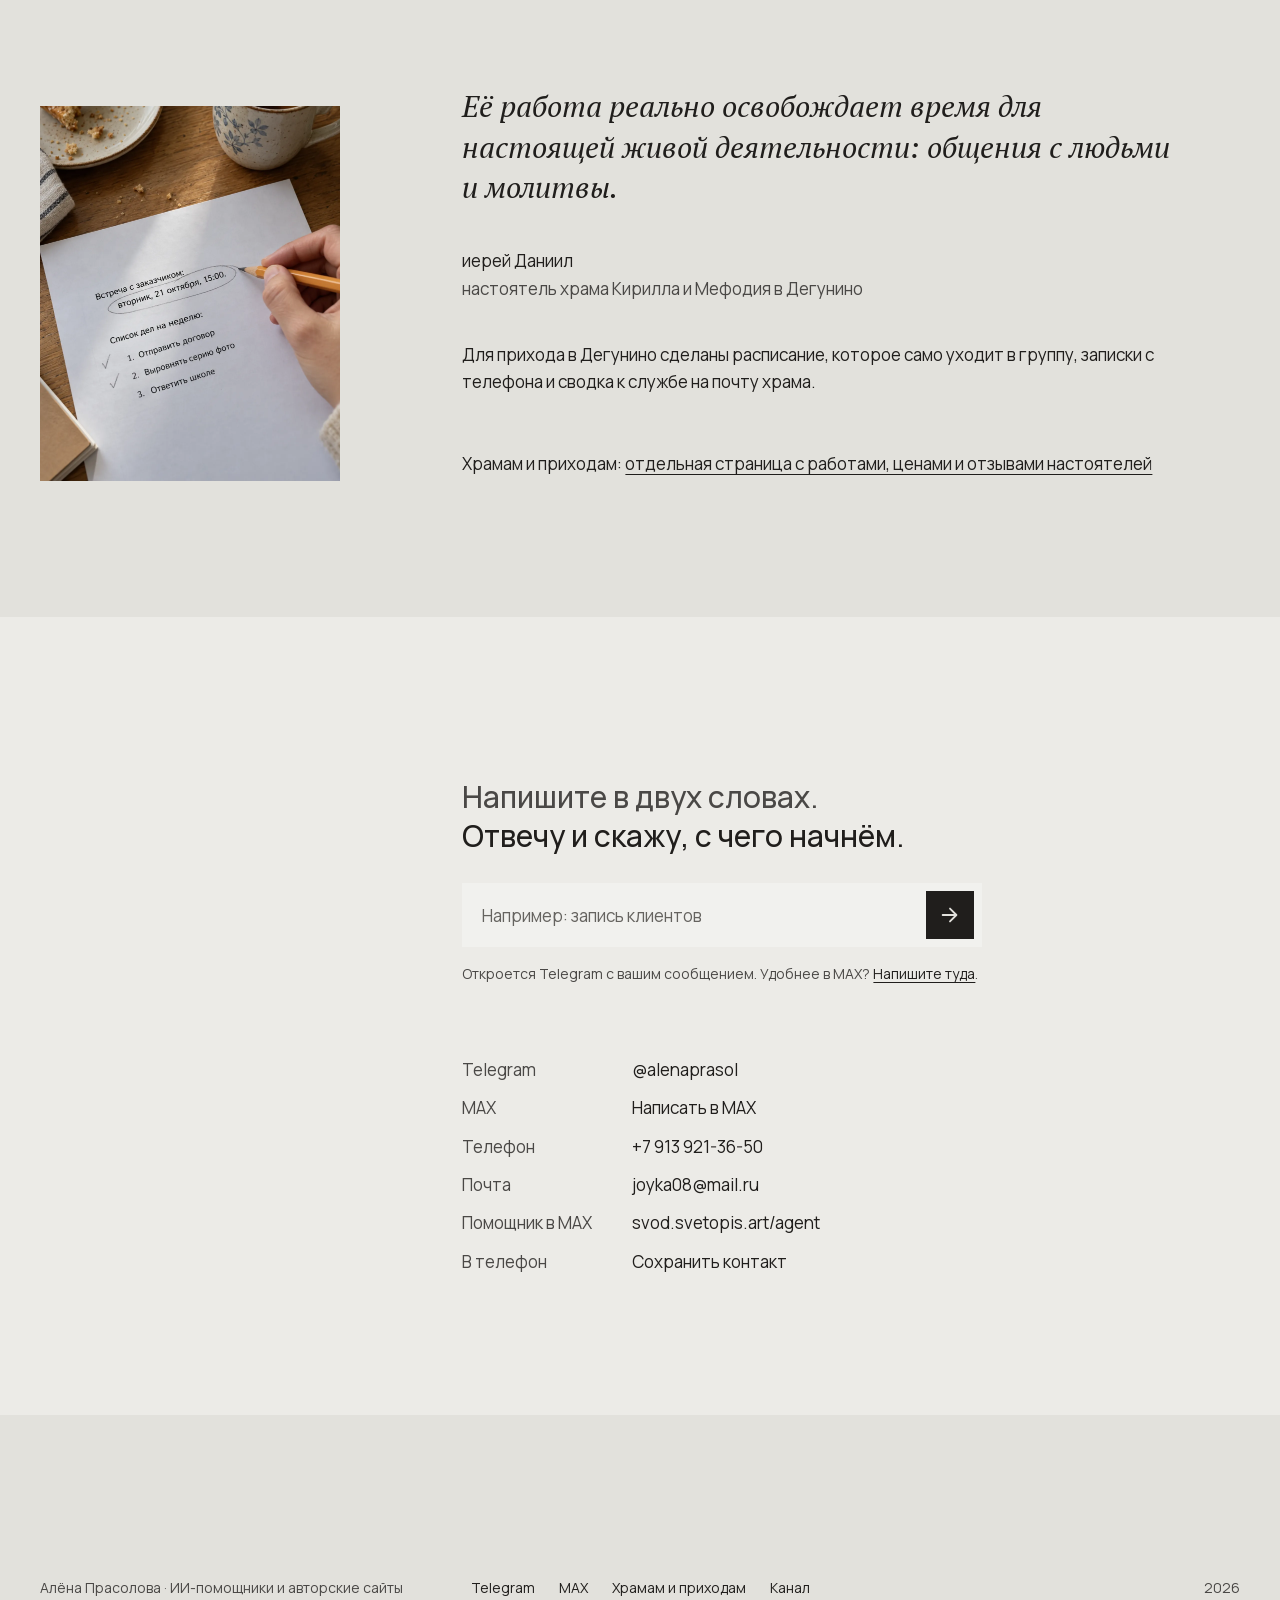
<file: pomoshchnik/index.html>
<!doctype html>
<html lang="ru" class="no-js">
<head>
<meta charset="utf-8">
<meta name="p:domain_verify" content="39e795db5b29c30ba1756705ccda25e4">
<meta name="viewport" content="width=device-width, initial-scale=1">
<title>Алёна Прасолова · ИИ-помощники и авторские сайты</title>
<meta name="description" content="Разрабатываю персональных ИИ-помощников и авторские сайты под задачи человека или дела. Цену называю до начала работы.">
<meta property="og:title" content="Алёна Прасолова · ИИ-помощники и авторские сайты">
<meta property="og:description" content="Рутину делает помощник. Вы делаете своё дело. Персональные ИИ-помощники и авторские сайты, цена до начала работы.">
<meta property="og:image" content="https://alena.svetopis.art/assets/og.png">
<meta property="og:url" content="https://alena.svetopis.art/pomoshchnik/">
<meta name="theme-color" content="#E2E1DC">
<link rel="icon" href="/assets/znak.svg" type="image/svg+xml">
<link rel="preload" href="/fonts/manrope-cyrillic.woff2" as="font" type="font/woff2" crossorigin>
<link rel="preload" href="/fonts/PTSerif-400-cyr.woff2" as="font" type="font/woff2" crossorigin>
<link rel="stylesheet" href="/style.css">
<script>document.documentElement.classList.replace('no-js','js');window.__jsTimer=setTimeout(function(){document.documentElement.classList.replace('js','no-js')},3000)</script>
</head>
<body>

<header class="top">
  <a class="mark" href="#" aria-label="Алёна Прасолова, наверх">
    <svg class="mark__znak" viewBox="0 0 64 64" fill="none" aria-hidden="true"><path d="M8 50 L20 14 L32 50 M13 38 H27" stroke="currentColor" stroke-width="2.2" stroke-linecap="round" stroke-linejoin="round"/><path d="M38 50 V14 H56 V50" stroke="currentColor" stroke-width="2.2" stroke-linecap="round" stroke-linejoin="round"/><circle cx="47" cy="32" r="3.2" fill="#B4452C"/></svg>
    <span>Алёна Прасолова</span>
  </a>
  <a class="top__btn btn btn--accent" id="top-btn" href="https://t.me/alenaprasol?text=Здравствуйте,%20Алёна!%20Хочу%20обсудить%20помощника%20для%20"><span class="top__long">Обсудить помощника</span><span class="top__short">Написать</span></a>
</header>

<main>

<section class="hero" id="verh">
  <div class="hero__text">
    <h1 class="hero__h" id="zagolovok">
      <span class="line"><span>Рутину делает помощник.</span></span>
      <span class="line"><span>Вы делаете своё дело.</span></span>
    </h1>
    <p class="hero__p" data-rise>Разрабатываю персональных ИИ‑помощников и авторские сайты. Вот как проходит день моего собственного.</p>
    <a class="btn btn--accent" href="https://t.me/alenaprasol?text=Здравствуйте,%20Алёна!%20Хочу%20обсудить%20помощника%20для%20">Обсудить помощника</a>
    <a class="hero__razbory" href="/razbory/">Разборы: как сделать понятную презентацию</a>
  </div>
  <div class="hero__stage">
    <div class="pom" data-ui id="pom">
     <div class="pom__screen">
      <div class="tel__status" aria-hidden="true"><span class="tel__time" id="chasy-st">12:00</span><span class="tel__island"></span><span class="tel__bat"></span></div>
      <div class="pom__head">
        <span class="pom__title">День моего помощника</span>
        <span class="pom__clock" id="chasy">по вашим часам</span>
      </div>
      <ol class="pom__list" id="den">
        <li data-h="3.5"><button type="button"><span class="t">03:30</span><span class="s">Делает копии важных файлов, пока все спят</span></button><p class="more">Копии уходят на сервер, хранятся четырнадцать последних. Об этом никто не думает.</p></li>
        <li data-h="8"><button type="button"><span class="t">08:00</span><span class="s">Собирает выжимку из 24 каналов и кладёт в чат</span></button><p class="more">Читает каналы за ночь, оставляет три-пять новостей по делу, остальное отсеивает.</p></li>
        <li data-h="9"><button type="button"><span class="t">09:00</span><span class="s">Сводка дня: дела, сроки и один фокус</span></button><p class="more">Из задачника и календаря. Читается за минуту, день начинается с фокуса.</p></li>
        <li data-h="10"><button type="button"><span class="t">10:00</span><span class="s">Проверяет почту: важное пересказывает, рекламу не показывает</span></button><p class="more">Письма от людей пересказывает в двух строках. Рассылки молчит.</p></li>
        <li data-h="11"><button type="button"><span class="t">каждые 10 мин</span><span class="s">Переносит объявления прихода из MAX в Telegram и ВКонтакте</span></button><p class="more">Настоятель пишет в своём канале MAX, через десять минут пост стоит в Telegram и ВК. <a href="https://t.me/Hram_Kirilla_i_Mefodiya" target="_blank" rel="noopener">Канал прихода, открыть</a>.</p></li>
        <li data-h="12"><button type="button"><span class="t">12:00</span><span class="s">Смотрит новые заказы на биржах, отбирает стоящие</span></button><p class="more">И так каждые два часа. В чат попадает только то, за что стоит браться.</p></li>
        <li data-h="15"><button type="button"><span class="t">15:00</span><span class="s">Клиент написал в MAX: считает смету за две минуты</span></button><p class="more">Спрашивает, что нужно, называет цену по прайсу, показывает черновик. Оплата после черновика.</p></li>
        <li data-h="18"><button type="button"><span class="t">18:00</span><span class="s">Напоминает о завтрашнем: записи, звонки, сроки</span></button><p class="more">Вместе с документами, которые понадобятся, чтобы утром не искать.</p></li>
        <li data-h="21"><button type="button"><span class="t">21:00</span><span class="s">Вечер: что не сделано, переносит в задачник</span></button><p class="more">Ничего не теряется. Утром хвосты видны первыми.</p></li>
        <li data-h="18" data-wd="0"><button type="button"><span class="t">вс 18:00</span><span class="s">Обзор недели: что сделано, что зависло</span></button><p class="more">Раз в неделю, воскресным вечером. Короткий список вместо угрызений.</p></li>
      </ol>
      <p class="pom__note">Настоящее расписание моего помощника, по вашим часам. Проверить: <a href="https://t.me/Hram_Kirilla_i_Mefodiya" target="_blank" rel="noopener">канал прихода</a>.</p>
      <span class="tel__home" aria-hidden="true"></span>
     </div>
    </div>
    <p class="pom__hint">Листайте день: утро выше, вечер ниже.</p>
  </div>
</section>

<section class="zachem" id="zachem">
  <div class="wrap">
    <h2 class="zachem__h" data-rise>Что он снимает с вас</h2>
    <div class="bands">

      <div class="band">
        <div class="note note--l" data-rise data-msg="1"><h3>«Отвечаю одно и то же по десять раз»</h3><p>Отвечает клиентам по вашим правилам. Спорное отдаёт вам.</p></div>
        <div class="slice slice--first" data-ui>
          <div class="tel__status" aria-hidden="true"><span class="tel__time">21:14</span><span class="tel__island"></span><span class="tel__bat"></span></div>
          <div class="chat__head"><span class="chat__back" aria-hidden="true"></span><span class="chat__ava" aria-hidden="true">П</span><span class="chat__who">Помощник<span class="chat__st">пример переписки</span></span></div>
          <div class="msg msg--bot" data-i="1"><p>Здравствуйте, а на пятницу есть окно? <span class="msg__fwd">переслано от клиентки</span></p><p>Ответил по вашим правилам: есть 15:00 и 17:30, попросил выбрать. Спорное оставлю вам.</p><span class="msg__t">11:42</span></div>
          <div class="msg msg--bot" data-i="2"><p>Черновик письма в администрацию готов, одна страница. Правки?</p><span class="msg__t">21:10</span></div>
          <div class="msg msg--me" data-i="2"><p>Второй абзац короче.</p><span class="msg__t">21:14</span></div>
          <div class="msg msg--bot" data-i="2"><p>Готово. Отправить?</p><span class="msg__t">21:14</span></div>
        </div>
        <div class="note note--r" data-rise data-msg="2"><h3>«Вечер уходит на бумаги»</h3><p>Письма, отчёты и сметы к утру черновиком. Вы правите и отправляете.</p></div>
      </div>

      <div class="band">
        <div class="note note--l" data-rise data-msg="3"><h3>«Нейросеть отвечает, только когда спросишь»</h3><p>Помощник помнит вас, делает по расписанию и сам пишет, когда готово.</p></div>
        <div class="slice" data-ui>
          <div class="msg msg--bot" data-i="3"><p>Выжимка за ночь: 3 новости по вашей теме, 1 требует ответа. Открыть?</p><span class="msg__t">08:00</span></div>
          <div class="msg msg--bot" data-i="4"><p>Напоминаю: завтра 10:00 звонок с поставщиком. Договор и счёт приложил.</p><span class="msg__file">договор-2026.pdf · счёт-14.pdf</span><span class="msg__t">18:00</span></div>
        </div>
        <div class="note note--r" data-rise data-msg="4"><h3>«Забываю, что обещала»</h3><p>Ведёт список поручений и напоминает заранее, с документами.</p></div>
      </div>

      <div class="band">
        <div class="note note--l" data-rise data-msg="5"><h3>«Не разбираюсь в технике»</h3><p>Живёт в привычном чате: Telegram или MAX. Кнопки вместо команд.</p></div>
        <div class="slice slice--last" data-ui>
          <div class="msg msg--bot" data-i="5"><p>В MAX новый заказ: презентация к защите, 12 слайдов. Смету отправил, ждём «да».</p><span class="msg__btns"><span>Открыть диалог</span><span>Ответить самой</span></span><span class="msg__t">15:03</span></div>
          <div class="msg msg--me" data-i="6"><p>Запомни: клиентам пишем на «вы» и без смайликов.</p><span class="msg__t">16:20</span></div>
          <div class="msg msg--bot" data-i="6"><p>Записал в правила. Так и буду отвечать.</p><span class="msg__t">16:20</span></div>
          <div class="chat__vvod" aria-hidden="true"><span>Сообщение</span><i></i></div>
          <span class="tel__home" aria-hidden="true"></span>
        </div>
        <div class="note note--r" data-rise data-msg="6"><h3>«А если вы пропадёте?»</h3><p>Код, ключи и памятка ваши. Подписку на нейросеть оформляем на вас, так что помощник не зависит от меня.</p></div>
      </div>

    </div>
  </div>
</section>

<section class="delo" id="delo">
  <div class="wrap delo__grid">
    <div class="delo__steps">
      <h2 class="delo__h">Как идёт дело</h2>
      <div class="step" data-state="1"><p class="step__t">Разговор. Полчаса о том,<br>что съедает время.</p><p class="step__s">Без анкет. Я спрашиваю, вы рассказываете, я записываю.</p><div class="step__stage" data-ui>
          <div class="sheet">
            <p class="sheet__h">Что съедает время</p>
            <ul class="sheet__rows">
              <li><span>Ответы клиентам в мессенджерах</span><span>1,5 часа в день</span></li>
              <li><span>Счета, письма, сметы</span><span>час по вечерам</span></li>
              <li><span>Расписание в трёх местах</span><span>путается</span></li>
              <li><span>Напоминания себе</span><span>на бумажках</span></li>
              <li><span>Посты в группу</span><span>раз в месяц, с чувством вины</span></li>
            </ul>
            <p class="sheet__foot"><b>Итого около трёх часов в день.</b> Пример листа с разговора.</p>
          </div>
        </div></div>
      <div class="step" data-state="2"><p class="step__t">Показ. Макет и цена<br>до начала работы.</p><p class="step__s">Показываю, как будет выглядеть, называю цену и срок. Берусь только после вашего «да».</p><div class="step__stage" data-ui>
          <div class="sheet">
            <p class="sheet__h">Что сделает помощник</p>
            <ul class="sheet__rows sheet__rows--plan">
              <li><span>Ответы клиентам</span><span>отвечает по вашим правилам, спорное отдаёт вам</span></li>
              <li><span>Счета, письма, сметы</span><span>черновики к утру, вы правите</span></li>
              <li><span>Расписание</span><span>одно, напоминает заранее</span></li>
              <li><span>Напоминания</span><span>сам, с документами</span></li>
              <li><span>Посты в группу</span><span>готовит, вы одобряете</span></li>
            </ul>
            <p class="sheet__price"><span>Цену и срок называю на показе</span><span>Начинаем после вашего «да»</span></p>
          </div>
        </div></div>
      <div class="step" data-state="3"><p class="step__t">Запуск и рядом. Памятка<br>и 30 дней на связи.</p><p class="step__s">Памятка человеческим языком. Поправить, дописать, объяснить ещё раз: я рядом.</p><div class="step__stage" data-ui>
          <div class="chat chat--small">
            <div class="msg msg--bot"><p>Первая задача работает: ответил двум клиентам, обе записались.</p><span class="msg__ok">сделано</span><span class="msg__t">день 1</span></div>
            <div class="msg msg--me"><p>Памятка.pdf</p><span class="msg__file">6 страниц, человеческим языком</span><span class="msg__t">день 1</span></div>
            <div class="msg msg--me"><p>Если что непонятно, пишите, разберём. Я на связи 30 дней.</p><span class="msg__t">Алёна</span></div>
            <div class="msg msg--bot"><p>Черновик поста о скидке на ноябрь готов. Одобрить?</p><span class="msg__btns"><span>Одобрить</span><span>Поправить</span></span><span class="msg__t">день 3</span></div>
            <div class="msg msg--bot"><p>Запомнил: клиентам «вы» с маленькой буквы, без смайликов.</p><span class="msg__t">день 5</span></div>
          </div>
        </div></div>
    </div>
    <div class="delo__stage">
      <div class="stage" data-ui id="stage">
        <div class="state state-1 is-active">
          <div class="sheet">
            <p class="sheet__h">Что съедает время</p>
            <ul class="sheet__rows">
              <li><span>Ответы клиентам в мессенджерах</span><span>1,5 часа в день</span></li>
              <li><span>Счета, письма, сметы</span><span>час по вечерам</span></li>
              <li><span>Расписание в трёх местах</span><span>путается</span></li>
              <li><span>Напоминания себе</span><span>на бумажках</span></li>
              <li><span>Посты в группу</span><span>раз в месяц, с чувством вины</span></li>
            </ul>
            <p class="sheet__foot"><b>Итого около трёх часов в день.</b> Пример листа с разговора.</p>
          </div>
        </div>
        <div class="state state-2">
          <div class="sheet">
            <p class="sheet__h">Что сделает помощник</p>
            <ul class="sheet__rows sheet__rows--plan">
              <li><span>Ответы клиентам</span><span>отвечает по вашим правилам, спорное отдаёт вам</span></li>
              <li><span>Счета, письма, сметы</span><span>черновики к утру, вы правите</span></li>
              <li><span>Расписание</span><span>одно, напоминает заранее</span></li>
              <li><span>Напоминания</span><span>сам, с документами</span></li>
              <li><span>Посты в группу</span><span>готовит, вы одобряете</span></li>
            </ul>
            <p class="sheet__price"><span>Цену и срок называю на показе</span><span>Начинаем после вашего «да»</span></p>
          </div>
        </div>
        <div class="state state-3">
          <div class="chat chat--small">
            <div class="msg msg--bot"><p>Первая задача работает: ответил двум клиентам, обе записались.</p><span class="msg__ok">сделано</span><span class="msg__t">день 1</span></div>
            <div class="msg msg--me"><p>Памятка.pdf</p><span class="msg__file">6 страниц, человеческим языком</span><span class="msg__t">день 1</span></div>
            <div class="msg msg--me"><p>Если что непонятно, пишите, разберём. Я на связи 30 дней.</p><span class="msg__t">Алёна</span></div>
            <div class="msg msg--bot"><p>Черновик поста о скидке на ноябрь готов. Одобрить?</p><span class="msg__btns"><span>Одобрить</span><span>Поправить</span></span><span class="msg__t">день 3</span></div>
            <div class="msg msg--bot"><p>Запомнил: клиентам «вы» с маленькой буквы, без смайликов.</p><span class="msg__t">день 5</span></div>
          </div>
        </div>
      </div>
    </div>
  </div>
</section>

<section class="dalshe" id="dalshe">
  <div class="dalshe__in">
    <h2 class="dalshe__h" data-rise>Начнём с разговора</h2>
    <p class="dalshe__p" data-rise>Полчаса, без анкет. Расскажете, что съедает время, а я покажу, что возьмёт на себя помощник.</p>
    <a class="btn btn--accent" data-rise href="https://t.me/alenaprasol?text=Здравствуйте,%20Алёна!%20Хочу%20обсудить%20помощника%20для%20">Обсудить помощника</a>
  </div>
</section>

<section class="sayty" id="sayty">
  <div class="ledger">
    <h2 class="ledger__h" data-rise>Авторские сайты</h2>
    <p class="ledger__sub" data-rise>Сайт отдаю целиком: домен, файлы и пароли ваши.</p>
    <ul class="ledger__rows">
      <li class="is-current"><a href="https://kitay-bez-paniki.ru" target="_blank" rel="noopener" data-img="assets/raboty/kitay-desk.webp"><span class="n">Китай без паники</span><span class="k">путеводитель и маршруты</span><span class="y">kitay-bez-paniki.ru</span></a><img class="ledger__mob" src="/assets/raboty/kitay-desk.webp" alt="Китай без паники: путеводитель" width="1200" height="900" loading="lazy"></li>
      <li><a href="https://svetopis.art/demo/foto-restavraciya/" target="_blank" rel="noopener" data-img="assets/raboty/restavraciya-desk.webp"><span class="n">Реставрация фото</span><span class="k">старые снимки, заказ в боте</span><span class="y">svetopis.art/demo</span></a><img class="ledger__mob" src="/assets/raboty/restavraciya-desk.webp" alt="Реставрация старых фотографий: страница заказа" width="1200" height="900" loading="lazy"></li>
      <li><a href="https://svetopis.art" target="_blank" rel="noopener" data-img="assets/raboty/svetopis-desk.webp"><span class="n">Светопись</span><span class="k">платформа церковных фотографов</span><span class="y">svetopis.art</span></a><img class="ledger__mob" src="/assets/raboty/svetopis-desk.webp" alt="Светопись: платформа церковных фотографов" width="1200" height="900" loading="lazy"></li>
      <li><a href="https://hram-elhovka.ru" target="_blank" rel="noopener" data-img="assets/raboty/elhovka-desk.webp"><span class="n">Храм в Елховке</span><span class="k">сайт и сбор пожертвований</span><span class="y">hram-elhovka.ru</span></a><img class="ledger__mob" src="/assets/raboty/elhovka-desk.webp" alt="Сайт храма в Елховке: расписание и сбор пожертвований" width="1200" height="900" loading="lazy"></li>
      <li><a href="https://khram-aikhal.github.io" target="_blank" rel="noopener" data-img="assets/raboty/aikhal-desk.webp"><span class="n">Записки онлайн, Айхал</span><span class="k">записка в храм с телефона</span><span class="y">khram-aikhal.github.io</span></a><img class="ledger__mob" src="/assets/raboty/aikhal-desk.webp" alt="Страница записок храма в Айхале" width="1200" height="900" loading="lazy"></li>
      <li><a href="https://hram-km-degunino.ru/noviy/zapiski/" target="_blank" rel="noopener" data-img="assets/raboty/degunino-desk.webp"><span class="n">Записки Дегунино</span><span class="k">записки и сводка к службе</span><span class="y">hram-km-degunino.ru</span></a><img class="ledger__mob" src="/assets/raboty/degunino-desk.webp" alt="Записки на сайте храма Кирилла и Мефодия в Дегунино" width="1200" height="900" loading="lazy"></li>
    </ul>
    <div class="ledger__gallery" id="gallery" aria-hidden="true">
      <span data-img="assets/raboty/kitay-desk.webp" class="is-current"><img src="/assets/raboty/kitay-desk.webp" alt="" width="1200" height="900" loading="lazy"></span>
      <span data-img="assets/raboty/restavraciya-desk.webp"><img src="/assets/raboty/restavraciya-desk.webp" alt="" width="1200" height="900" loading="lazy"></span>
      <span data-img="assets/raboty/svetopis-desk.webp"><img src="/assets/raboty/svetopis-desk.webp" alt="" width="1200" height="900" loading="lazy"></span>
      <span data-img="assets/raboty/elhovka-desk.webp"><img src="/assets/raboty/elhovka-desk.webp" alt="" width="1200" height="900" loading="lazy"></span>
      <span data-img="assets/raboty/aikhal-desk.webp"><img src="/assets/raboty/aikhal-desk.webp" alt="" width="1200" height="900" loading="lazy"></span>
      <span data-img="assets/raboty/degunino-desk.webp"><img src="/assets/raboty/degunino-desk.webp" alt="" width="1200" height="900" loading="lazy"></span>
    </div>
  </div>
</section>

<section class="melkoe" id="melkoe">
  <div class="col">
    <h2 class="melkoe__h" data-rise>Разовые работы к сроку</h2>
    <ul class="rows">
      <li data-rise><span class="n">Презентация к выступлению, защите, уроку</span><span class="v">1–2 дня</span></li>
      <li data-rise><span class="n">Памятка или буклет на одну страницу</span><span class="v">1 день</span></li>
      <li data-rise><span class="n">Афиша и программа события</span><span class="v">1 день</span></li>
      <li data-rise><span class="n">Грамоты и дипломы по списку</span><span class="v">1 день</span></li>
      <li data-rise><span class="n">Документ до 10 страниц: положение, инструкция, письмо</span><span class="v">1–2 дня</span></li>
      <li data-rise><span class="n">Расшифровка записи и конспект</span><span class="v">в день обращения</span></li>
      <li data-rise><span class="n">Заявка на грант или субсидию</span><span class="v">по сроку положения</span></li>
    </ul>
    <p class="melkoe__p" data-rise>Смету считает мой помощник в MAX за пару минут. Сначала черновик, оплата после.</p>
    <a class="btn btn--ink" data-rise href="https://svod.svetopis.art/agent?start=vizitka">Посчитать в MAX</a>
    <a class="melkoe__razbory" data-rise href="/razbory/"><span class="melkoe__razbory-n">Разборы</span><span class="melkoe__razbory-t">Как сделать презентацию понятной</span><span class="melkoe__razbory-p">Было и стало на настоящих работах, бесплатные шаблоны PowerPoint и чек‑листы.</span></a>
  </div>
</section>

<section class="kto" id="kto">
  <h2 class="kto__h" data-rise>Кто это делает</h2>
  <p class="kto__p" data-rise>По диплому я инженер, по жизни фотограф. Помощника сначала построила себе, и он работает у меня каждый день. Теперь делаю таких же для других.</p>
</section>

<section class="slovo" id="slovo">
  <figure class="foto foto--letter" data-rise>
    <img src="/assets/foto/ruka-karandash.webp" alt="Рука с карандашом над распечаткой: обведена дата встречи, в списке дел на неделю две галочки на полях" width="1200" height="1499" loading="lazy">
  </figure>
  <blockquote class="letter" data-rise>
    <p class="letter__lead">Её работа реально освобождает время для настоящей живой деятельности: общения с людьми и молитвы.</p>
    <footer class="letter__sign"><span>иерей Даниил</span><span>настоятель храма Кирилла и Мефодия в Дегунино</span></footer>
  </blockquote>
  <p class="slovo__fakt">Для прихода в Дегунино сделаны расписание, которое само уходит в группу, записки с телефона и сводка к службе на почту храма.</p>
  <p class="slovo__door">Храмам и приходам: <a href="https://svod.svetopis.art/vizitka/">отдельная страница с работами, ценами и отзывами настоятелей</a></p>
</section>

<section class="napisat" id="napisat">
  <form class="ask" action="https://t.me/alenaprasol" method="get" target="_blank" id="forma">
    <p class="ask__prompt" data-rise><span class="ask__soft">Напишите в двух словах.</span><span>Отвечу и скажу, с чего начнём.</span></p>
    <div class="ask__field" data-rise>
      <label class="vh" for="tekst">Ваше сообщение</label>
      <input id="tekst" type="text" autocomplete="off" placeholder="Например: запись клиентов" required>
      <input type="hidden" name="text" id="tekst-polnyy" value="">
      <button type="submit" aria-label="Отправить в Telegram"><svg viewBox="0 0 24 24" aria-hidden="true"><path d="M4 12h14M12 5l7 7-7 7" fill="none" stroke="currentColor" stroke-width="2" stroke-linecap="round" stroke-linejoin="round"/></svg></button>
    </div>
    <p class="ask__hint" data-rise>Откроется Telegram с вашим сообщением. Удобнее в MAX? <a href="https://max.ru/u/f9LHodD0cOKMUwr5V9PlyJIUFa5PM_UAohjT2XOXsjN5TL4y6s_vaisAxjU" target="_blank" rel="noopener">Напишите туда</a>.</p>
  </form>
  <dl class="kontakty" data-rise>
    <div><dt>Telegram</dt><dd><a href="https://t.me/alenaprasol">@alenaprasol</a></dd></div>
    <div><dt>MAX</dt><dd><a href="https://max.ru/u/f9LHodD0cOKMUwr5V9PlyJIUFa5PM_UAohjT2XOXsjN5TL4y6s_vaisAxjU" target="_blank" rel="noopener">Написать в MAX</a></dd></div>
    <div><dt>Телефон</dt><dd><a href="tel:+79139213650">+7 913 921-36-50</a></dd></div>
    <div><dt>Почта</dt><dd><a href="mailto:joyka08@mail.ru">joyka08@mail.ru</a></dd></div>
    <div><dt>Помощник в MAX</dt><dd><a href="https://svod.svetopis.art/agent?start=vizitka">svod.svetopis.art/agent</a></dd></div>
    <div><dt>В телефон</dt><dd><a href="/alena-prasolova.vcf" download>Сохранить контакт</a></dd></div>
  </dl>
</section>

</main>

<footer class="foot">
  <span class="foot__l">Алёна Прасолова · ИИ-помощники и авторские сайты</span>
  <span class="foot__c"><a href="https://t.me/alenaprasol">Telegram</a><a href="https://svod.svetopis.art/agent?start=vizitka">MAX</a><a href="https://svod.svetopis.art/vizitka/">Храмам и приходам</a><a href="https://t.me/alena_pomoshchnik">Канал</a></span>
  <span class="foot__r">2026</span>
</footer>

<script src="/main.js" defer></script>
</body>
</html>
</file>
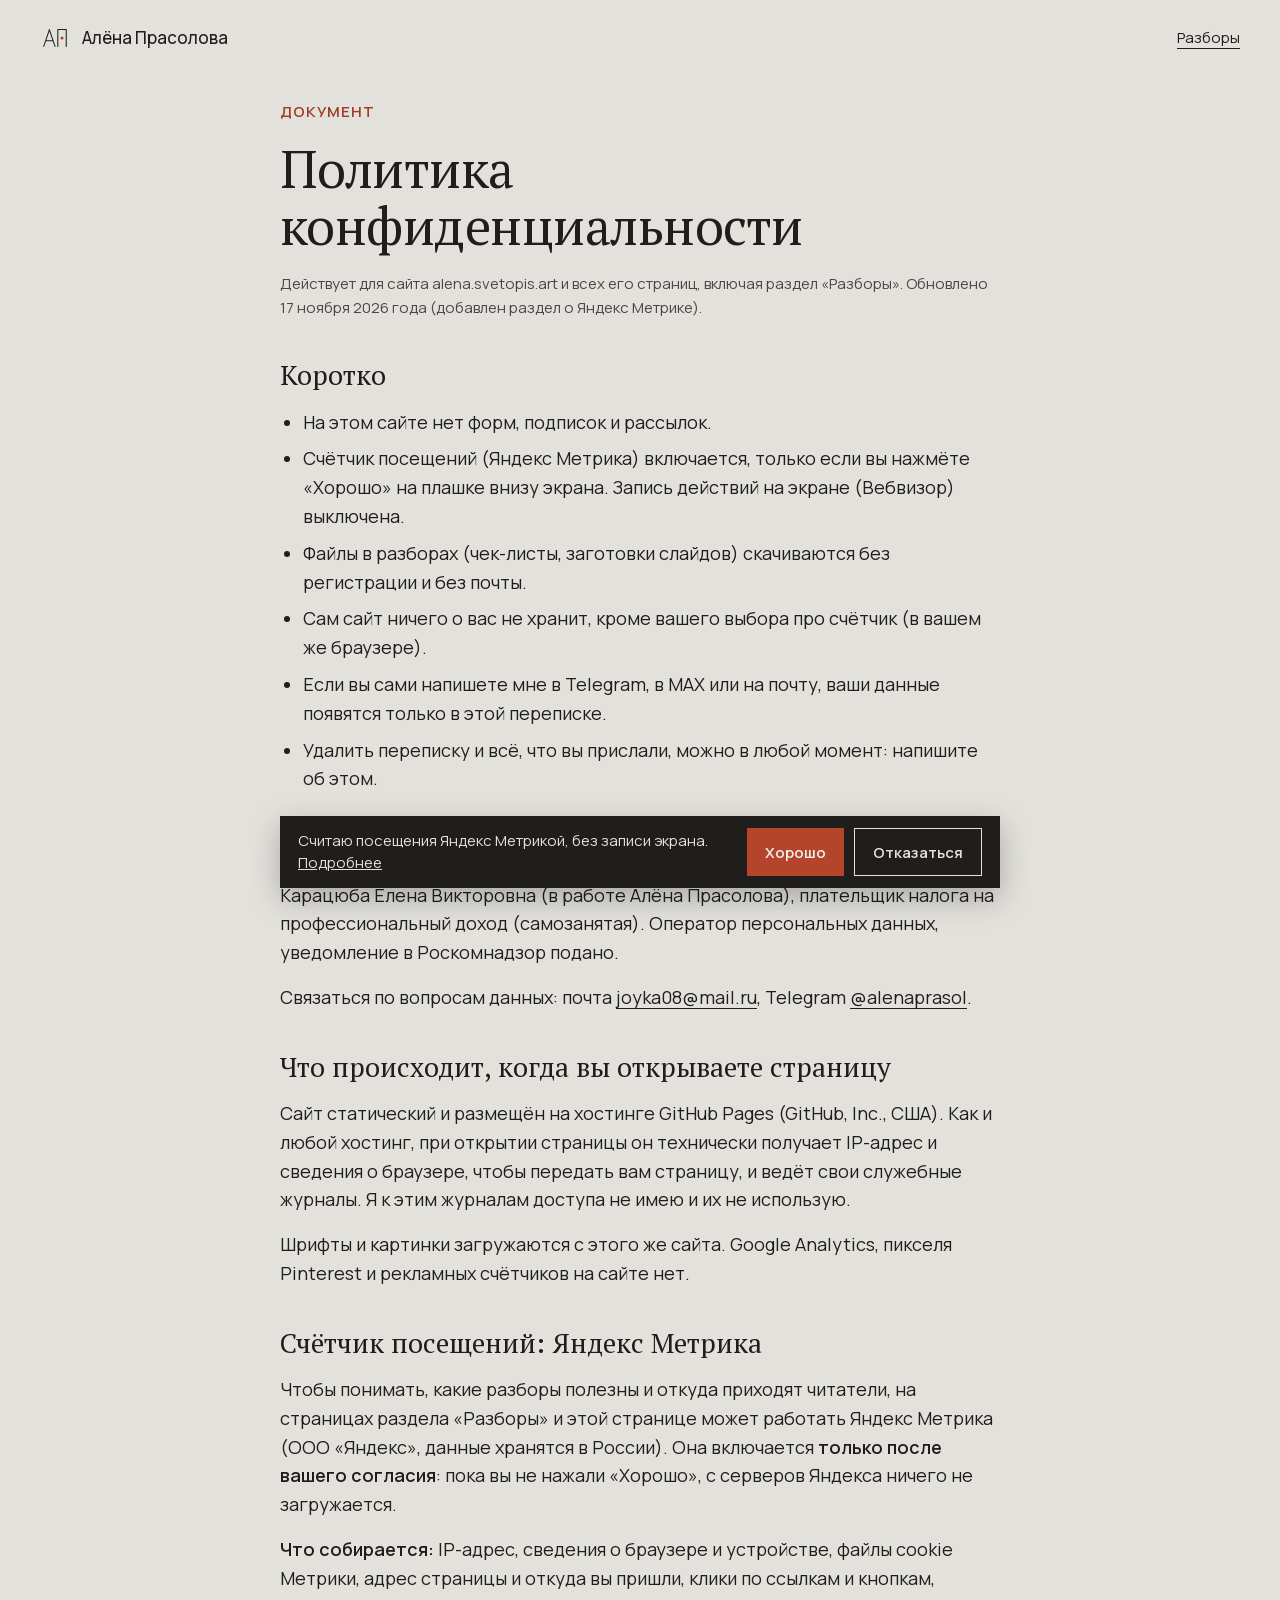
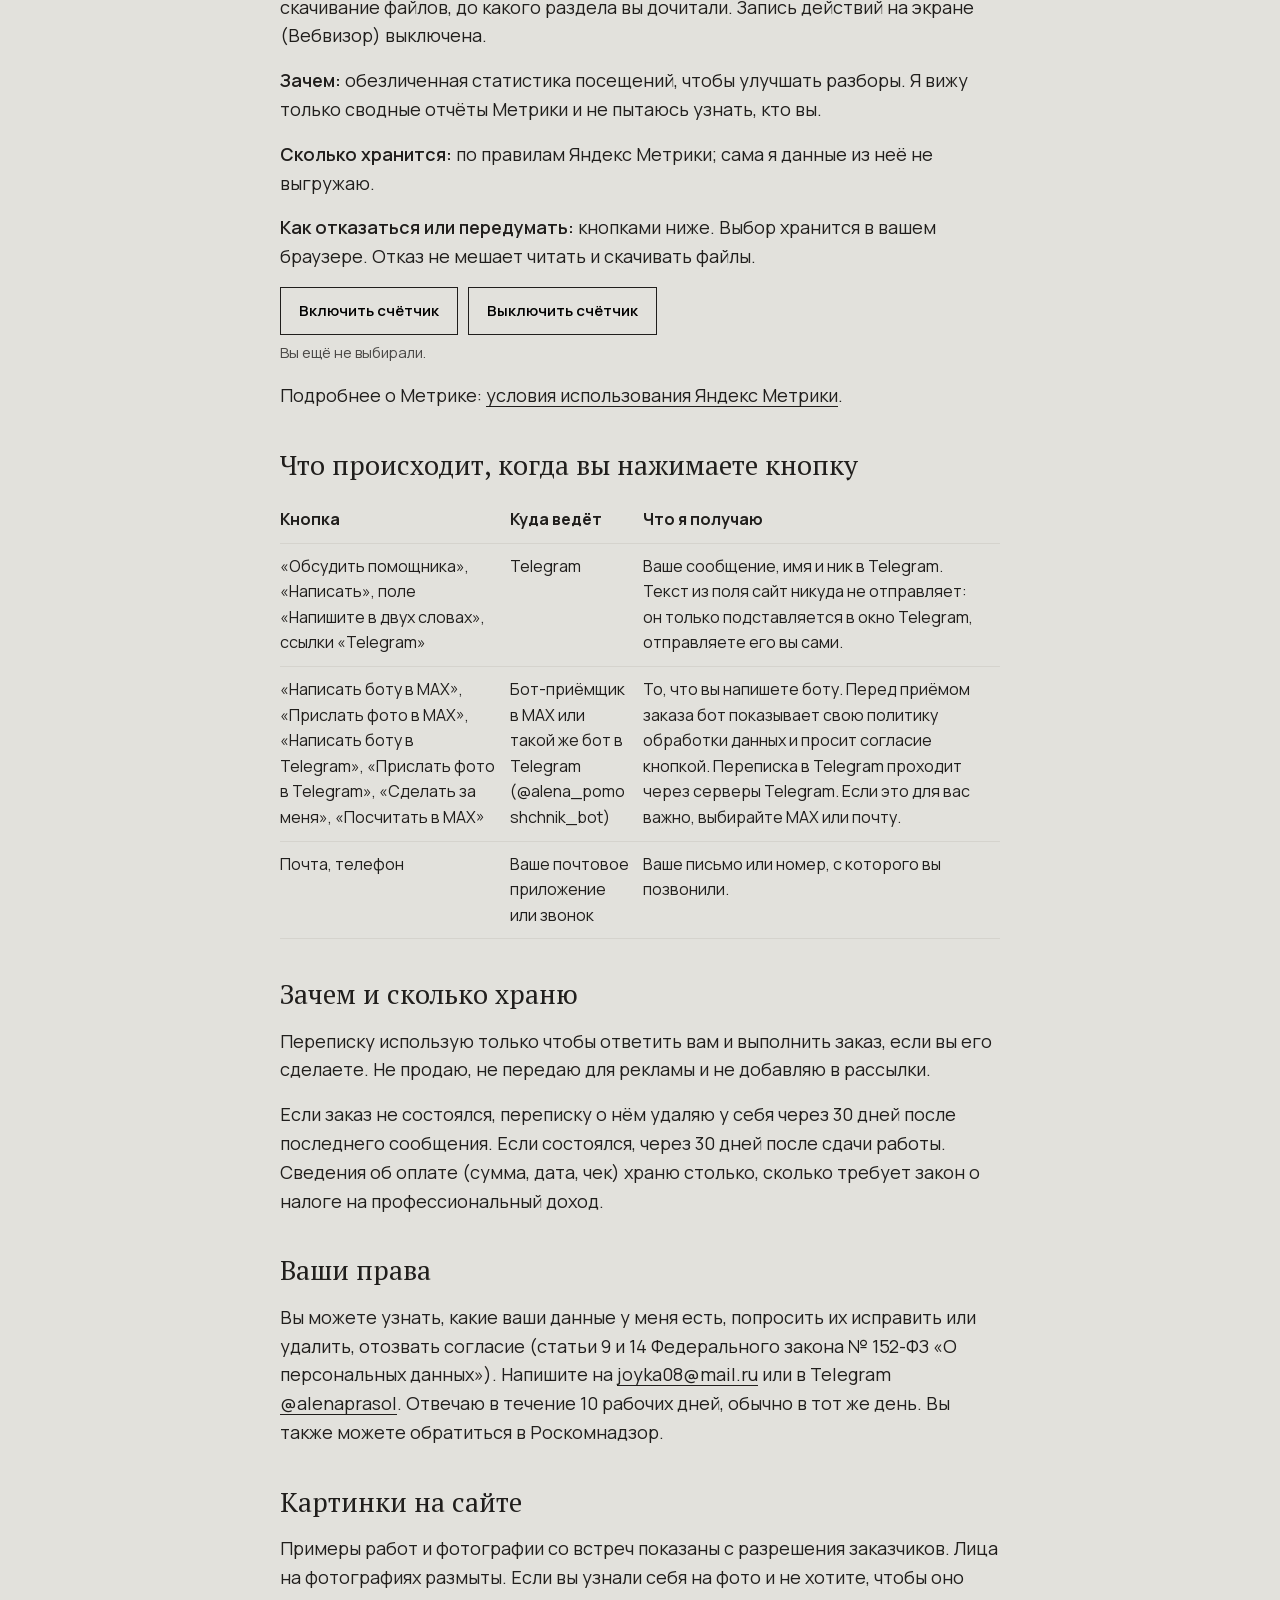
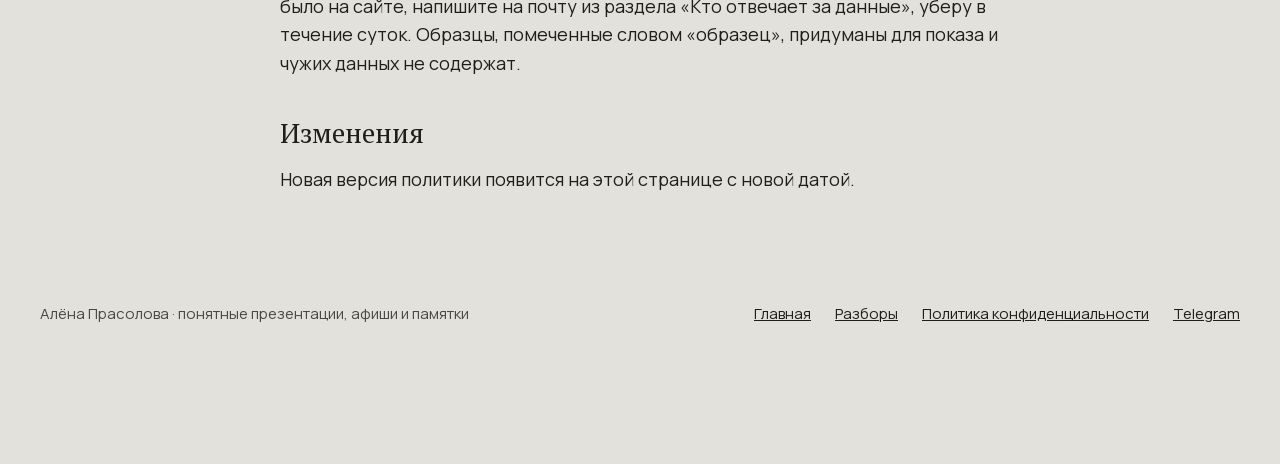
<file: privacy/index.html>
<!doctype html>
<html lang="ru">
<head>
<meta charset="utf-8">
<meta name="p:domain_verify" content="39e795db5b29c30ba1756705ccda25e4">
<meta name="viewport" content="width=device-width, initial-scale=1">
<title>Политика конфиденциальности · Алёна Прасолова</title>
<meta name="description" content="Какие данные собирает сайт alena.svetopis.art, как работает счётчик Яндекс Метрики с вашего согласия, что происходит, когда вы пишете в Telegram или в бот MAX, и как удалить свои данные.">
<link rel="canonical" href="https://alena.svetopis.art/privacy/">
<link rel="icon" href="/assets/znak.svg" type="image/svg+xml">
<link rel="stylesheet" href="/razbory/razbor.css">
</head>
<body>
<header class="top">
  <a class="mark" href="/" aria-label="Алёна Прасолова, на главную">
    <svg viewBox="0 0 64 64" fill="none" aria-hidden="true"><path d="M8 50 L20 14 L32 50 M13 38 H27" stroke="currentColor" stroke-width="2.2" stroke-linecap="round" stroke-linejoin="round"/><path d="M38 50 V14 H56 V50" stroke="currentColor" stroke-width="2.2" stroke-linecap="round" stroke-linejoin="round"/><circle cx="47" cy="32" r="3.2" fill="#B4452C"/></svg>
    <span>Алёна Прасолова</span>
  </a>
  <a class="top__link" href="/razbory/">Разборы</a>
</header>

<main class="st doc">
  <p class="st__kicker">Документ</p>
  <h1>Политика конфиденциальности</h1>
  <p class="st__meta">Действует для сайта alena.svetopis.art и всех его страниц, включая раздел «Разборы». Обновлено 17 ноября 2026 года (добавлен раздел о Яндекс Метрике).</p>

  <h2>Коротко</h2>
  <ul>
    <li>На этом сайте нет форм, подписок и рассылок.</li>
    <li>Счётчик посещений (Яндекс Метрика) включается, только если вы нажмёте «Хорошо» на плашке внизу экрана. Запись действий на экране (Вебвизор) выключена.</li>
    <li>Файлы в разборах (чек-листы, заготовки слайдов) скачиваются без регистрации и без почты.</li>
    <li>Сам сайт ничего о вас не хранит, кроме вашего выбора про счётчик (в вашем же браузере).</li>
    <li>Если вы сами напишете мне в Telegram, в MAX или на почту, ваши данные появятся только в этой переписке.</li>
    <li>Удалить переписку и всё, что вы прислали, можно в любой момент: напишите об этом.</li>
  </ul>

  <h2>Кто отвечает за данные</h2>
  <p>Карацюба Елена Викторовна (в работе Алёна Прасолова), плательщик налога на профессиональный доход (самозанятая). Оператор персональных данных, уведомление в Роскомнадзор подано.</p>
  <p>Связаться по вопросам данных: почта <a href="mailto:joyka08@mail.ru">joyka08@mail.ru</a>, Telegram <a href="https://t.me/alenaprasol">@alenaprasol</a>.</p>

  <h2>Что происходит, когда вы открываете страницу</h2>
  <p>Сайт статический и размещён на хостинге GitHub Pages (GitHub, Inc., США). Как и любой хостинг, при открытии страницы он технически получает IP-адрес и сведения о браузере, чтобы передать вам страницу, и ведёт свои служебные журналы. Я к этим журналам доступа не имею и их не использую.</p>
  <p>Шрифты и картинки загружаются с этого же сайта. Google Analytics, пикселя Pinterest и рекламных счётчиков на сайте нет.</p>

  <h2 id="metrika">Счётчик посещений: Яндекс Метрика</h2>
  <p>Чтобы понимать, какие разборы полезны и откуда приходят читатели, на страницах раздела «Разборы» и этой странице может работать Яндекс Метрика (ООО «Яндекс», данные хранятся в России). Она включается <strong>только после вашего согласия</strong>: пока вы не нажали «Хорошо», с серверов Яндекса ничего не загружается.</p>
  <p><strong>Что собирается:</strong> IP-адрес, сведения о браузере и устройстве, файлы cookie Метрики, адрес страницы и откуда вы пришли, клики по ссылкам и кнопкам, скачивание файлов, до какого раздела вы дочитали. Запись действий на экране (Вебвизор) выключена.</p>
  <p><strong>Зачем:</strong> обезличенная статистика посещений, чтобы улучшать разборы. Я вижу только сводные отчёты Метрики и не пытаюсь узнать, кто вы.</p>
  <p><strong>Сколько хранится:</strong> по правилам Яндекс Метрики; сама я данные из неё не выгружаю.</p>
  <p><strong>Как отказаться или передумать:</strong> кнопками ниже. Выбор хранится в вашем браузере. Отказ не мешает читать и скачивать файлы.</p>
  <div class="vybor"><button type="button" onclick="metrikaVybor('da')">Включить счётчик</button><button type="button" onclick="metrikaVybor('net')">Выключить счётчик</button></div>
  <p id="metrika-sostoyanie" class="st__meta"></p>
  <p>Подробнее о Метрике: <a href="https://yandex.ru/legal/metrica_termsofuse/">условия использования Яндекс Метрики</a>.</p>

  <h2>Что происходит, когда вы нажимаете кнопку</h2>
  <table>
    <thead><tr><th>Кнопка</th><th>Куда ведёт</th><th>Что я получаю</th></tr></thead>
    <tbody>
      <tr><td>«Обсудить помощника», «Написать», поле «Напишите в двух словах», ссылки «Telegram»</td><td>Telegram</td><td>Ваше сообщение, имя и ник в Telegram. Текст из поля сайт никуда не отправляет: он только подставляется в окно Telegram, отправляете его вы сами.</td></tr>
      <tr><td>«Написать боту в MAX», «Прислать фото в MAX», «Написать боту в Telegram», «Прислать фото в Telegram», «Сделать за меня», «Посчитать в MAX»</td><td>Бот-приёмщик в MAX или такой же бот в Telegram (@alena_pomoshchnik_bot)</td><td>То, что вы напишете боту. Перед приёмом заказа бот показывает свою политику обработки данных и просит согласие кнопкой. Переписка в Telegram проходит через серверы Telegram. Если это для вас важно, выбирайте MAX или почту.</td></tr>
      <tr><td>Почта, телефон</td><td>Ваше почтовое приложение или звонок</td><td>Ваше письмо или номер, с которого вы позвонили.</td></tr>
    </tbody>
  </table>

  <h2>Зачем и сколько храню</h2>
  <p>Переписку использую только чтобы ответить вам и выполнить заказ, если вы его сделаете. Не продаю, не передаю для рекламы и не добавляю в рассылки.</p>
  <p>Если заказ не состоялся, переписку о нём удаляю у себя через 30 дней после последнего сообщения. Если состоялся, через 30 дней после сдачи работы. Сведения об оплате (сумма, дата, чек) храню столько, сколько требует закон о налоге на профессиональный доход.</p>

  <h2>Ваши права</h2>
  <p>Вы можете узнать, какие ваши данные у меня есть, попросить их исправить или удалить, отозвать согласие (статьи 9 и 14 Федерального закона № 152-ФЗ «О персональных данных»). Напишите на <a href="mailto:joyka08@mail.ru">joyka08@mail.ru</a> или в Telegram <a href="https://t.me/alenaprasol">@alenaprasol</a>. Отвечаю в течение 10 рабочих дней, обычно в тот же день. Вы также можете обратиться в Роскомнадзор.</p>

  <h2>Картинки на сайте</h2>
  <p>Примеры работ и фотографии со встреч показаны с разрешения заказчиков. Лица на фотографиях размыты. Если вы узнали себя на фото и не хотите, чтобы оно было на сайте, напишите на почту из раздела «Кто отвечает за данные», уберу в течение суток. Образцы, помеченные словом «образец», придуманы для показа и чужих данных не содержат.</p>

  <h2>Изменения</h2>
  <p>Новая версия политики появится на этой странице с новой датой.</p>
</main>

<footer class="foot">
  <span>Алёна Прасолова · понятные презентации, афиши и памятки</span>
  <nav><a href="/">Главная</a><a href="/razbory/">Разборы</a><a href="/privacy/">Политика конфиденциальности</a><a href="https://t.me/alenaprasol">Telegram</a></nav>
</footer>
<script src="/razbory/metrika.js" defer></script>
</body>
</html>
</file>
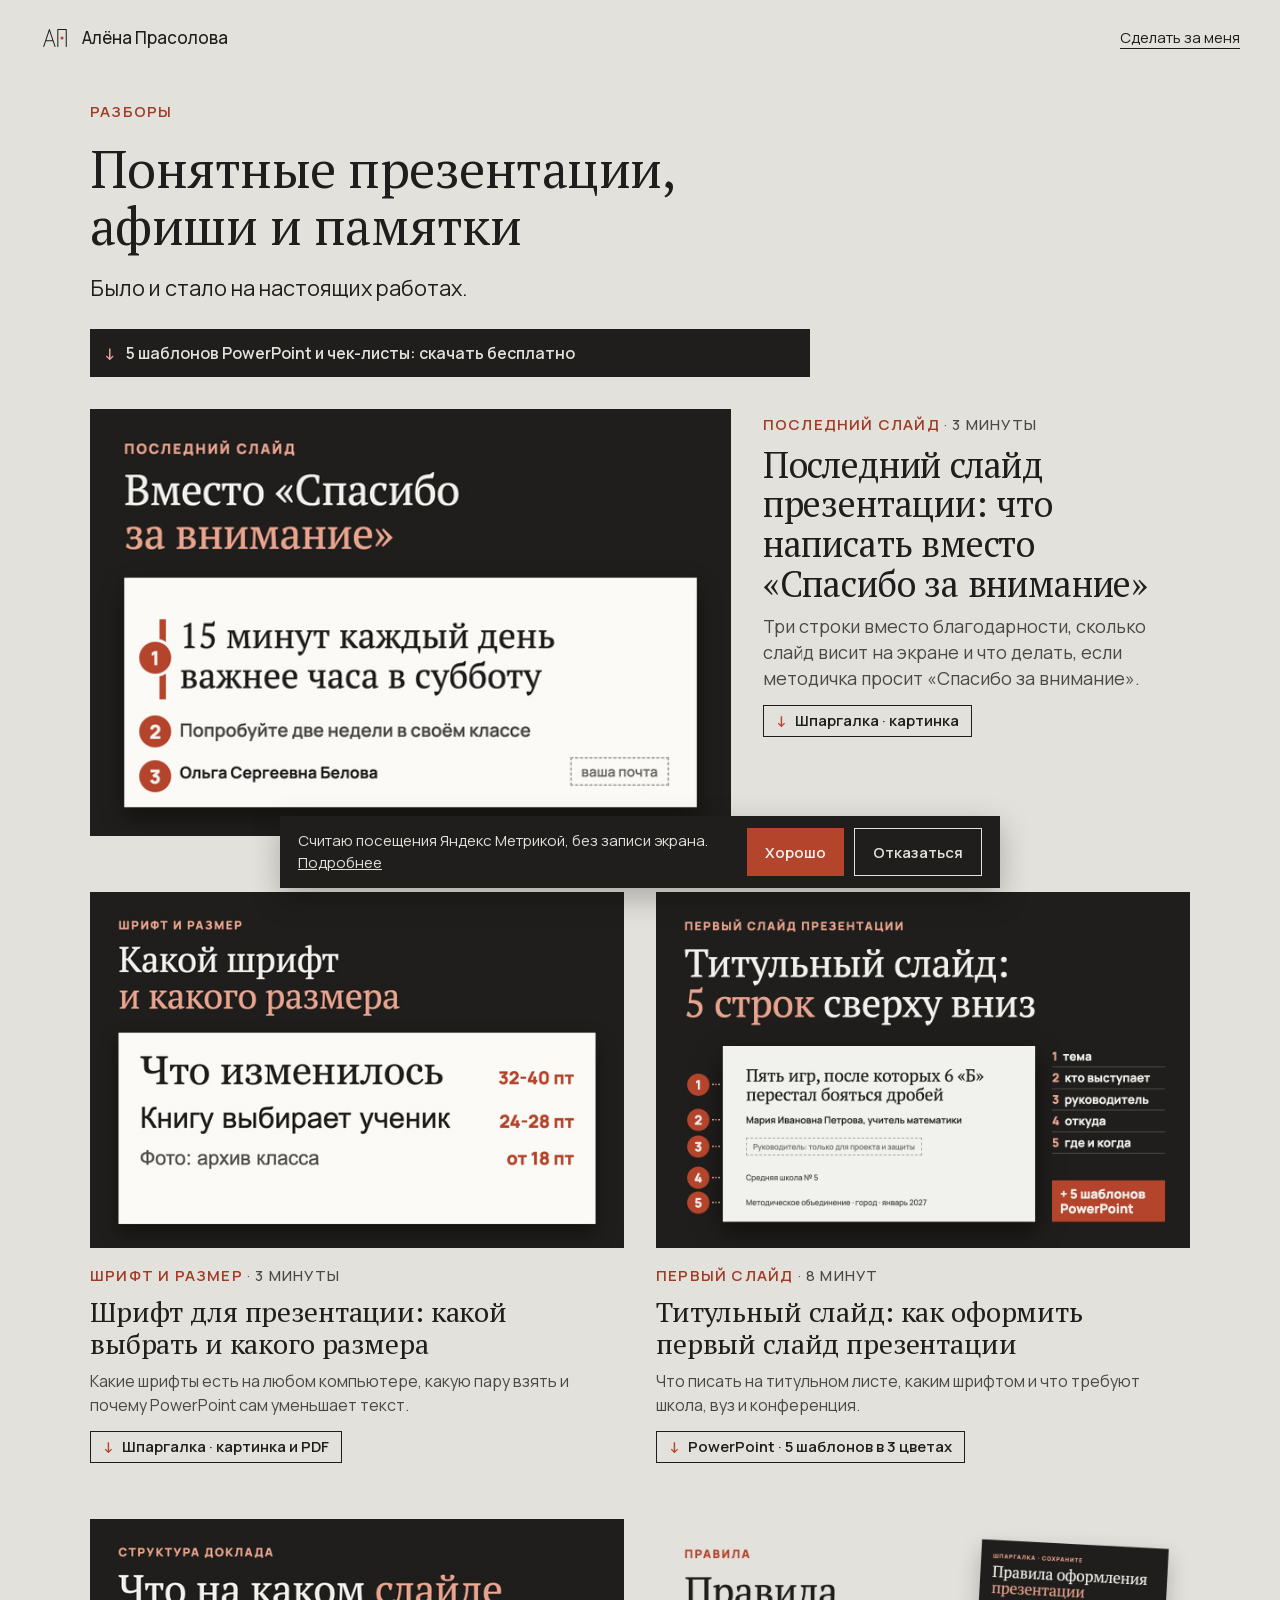
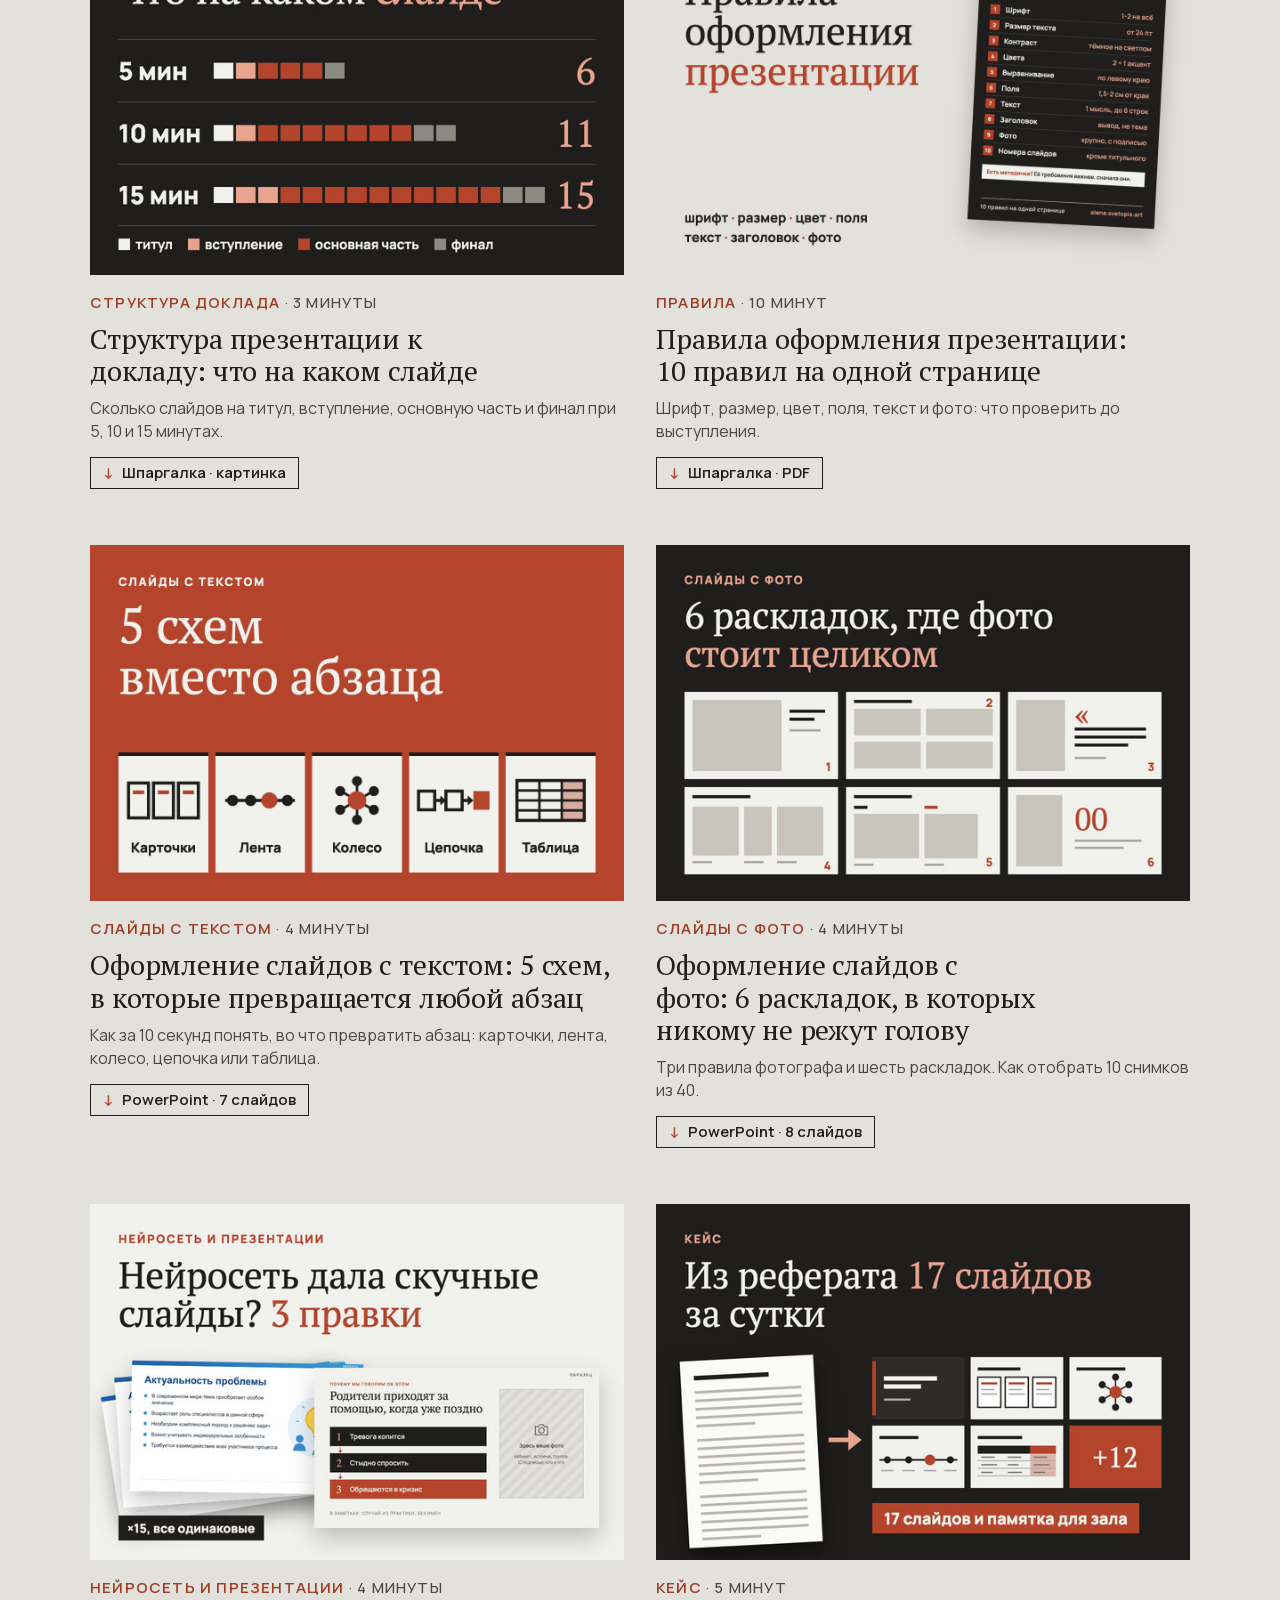
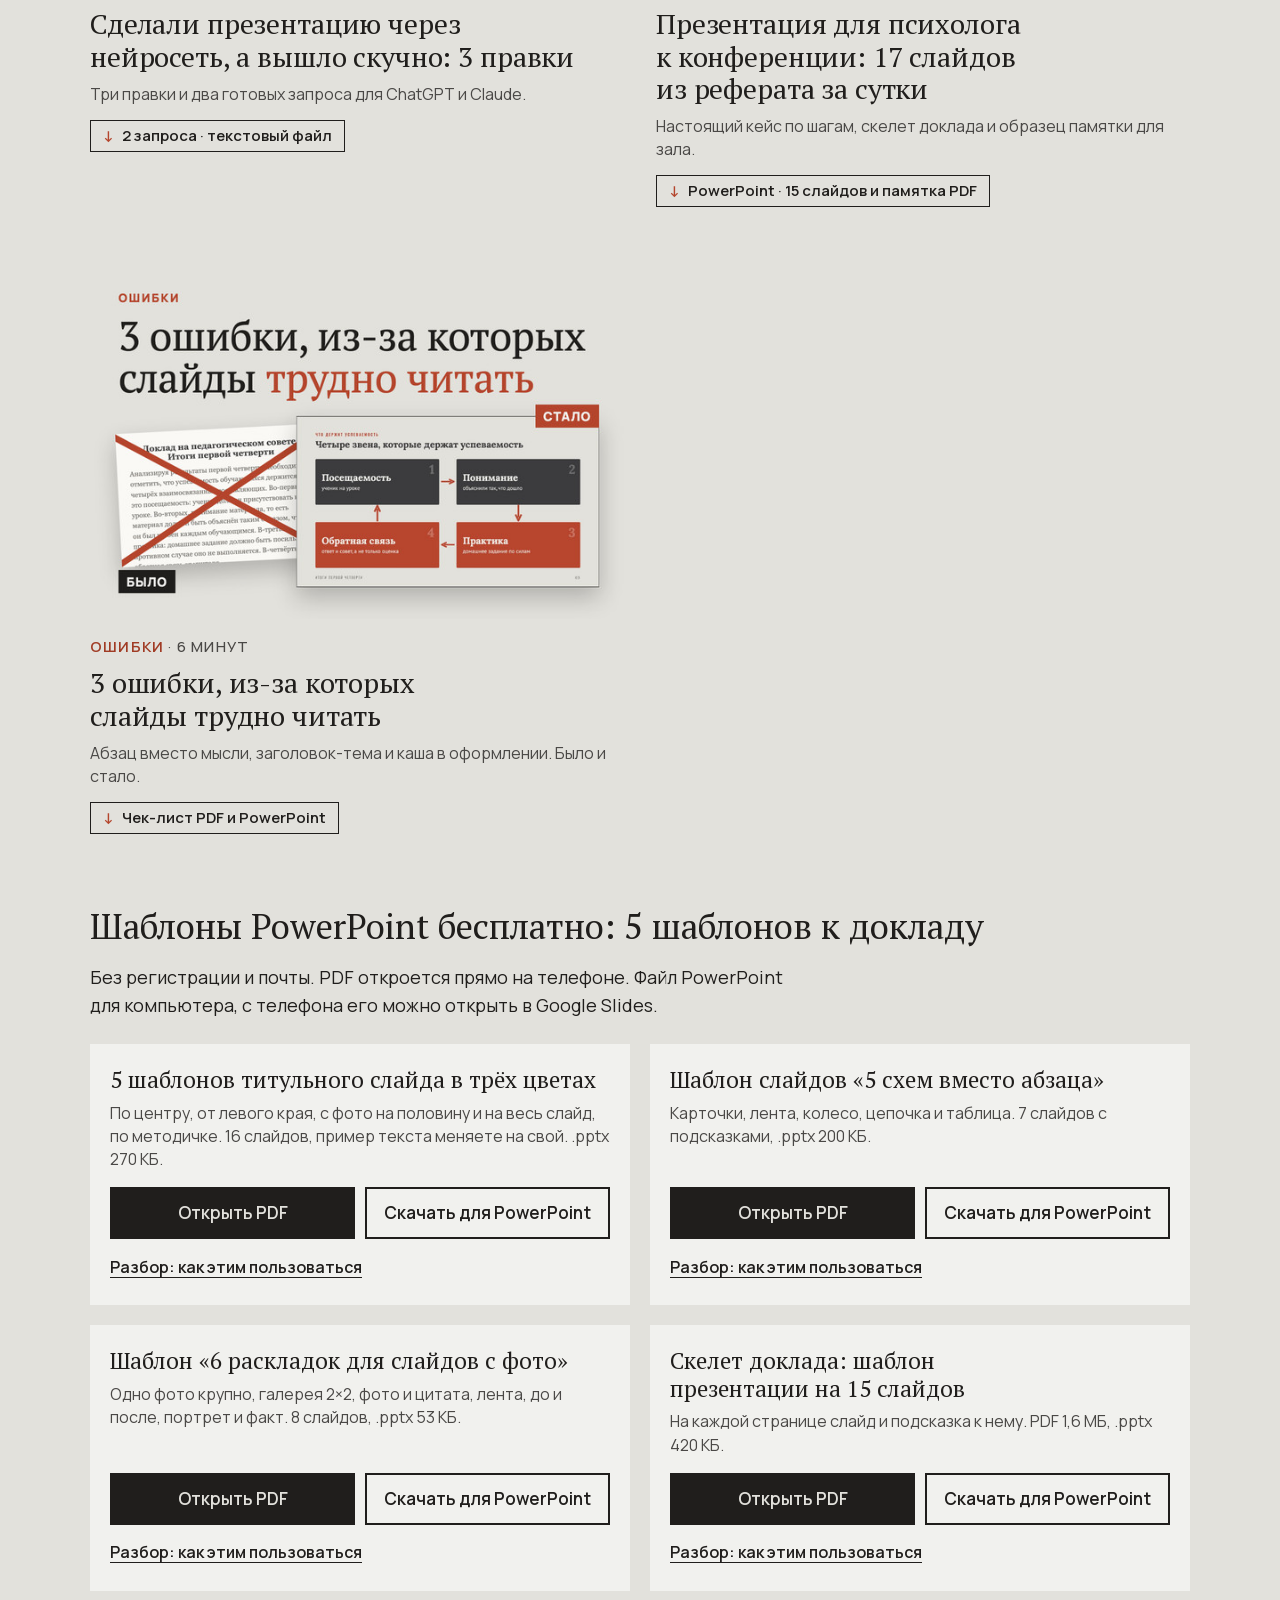
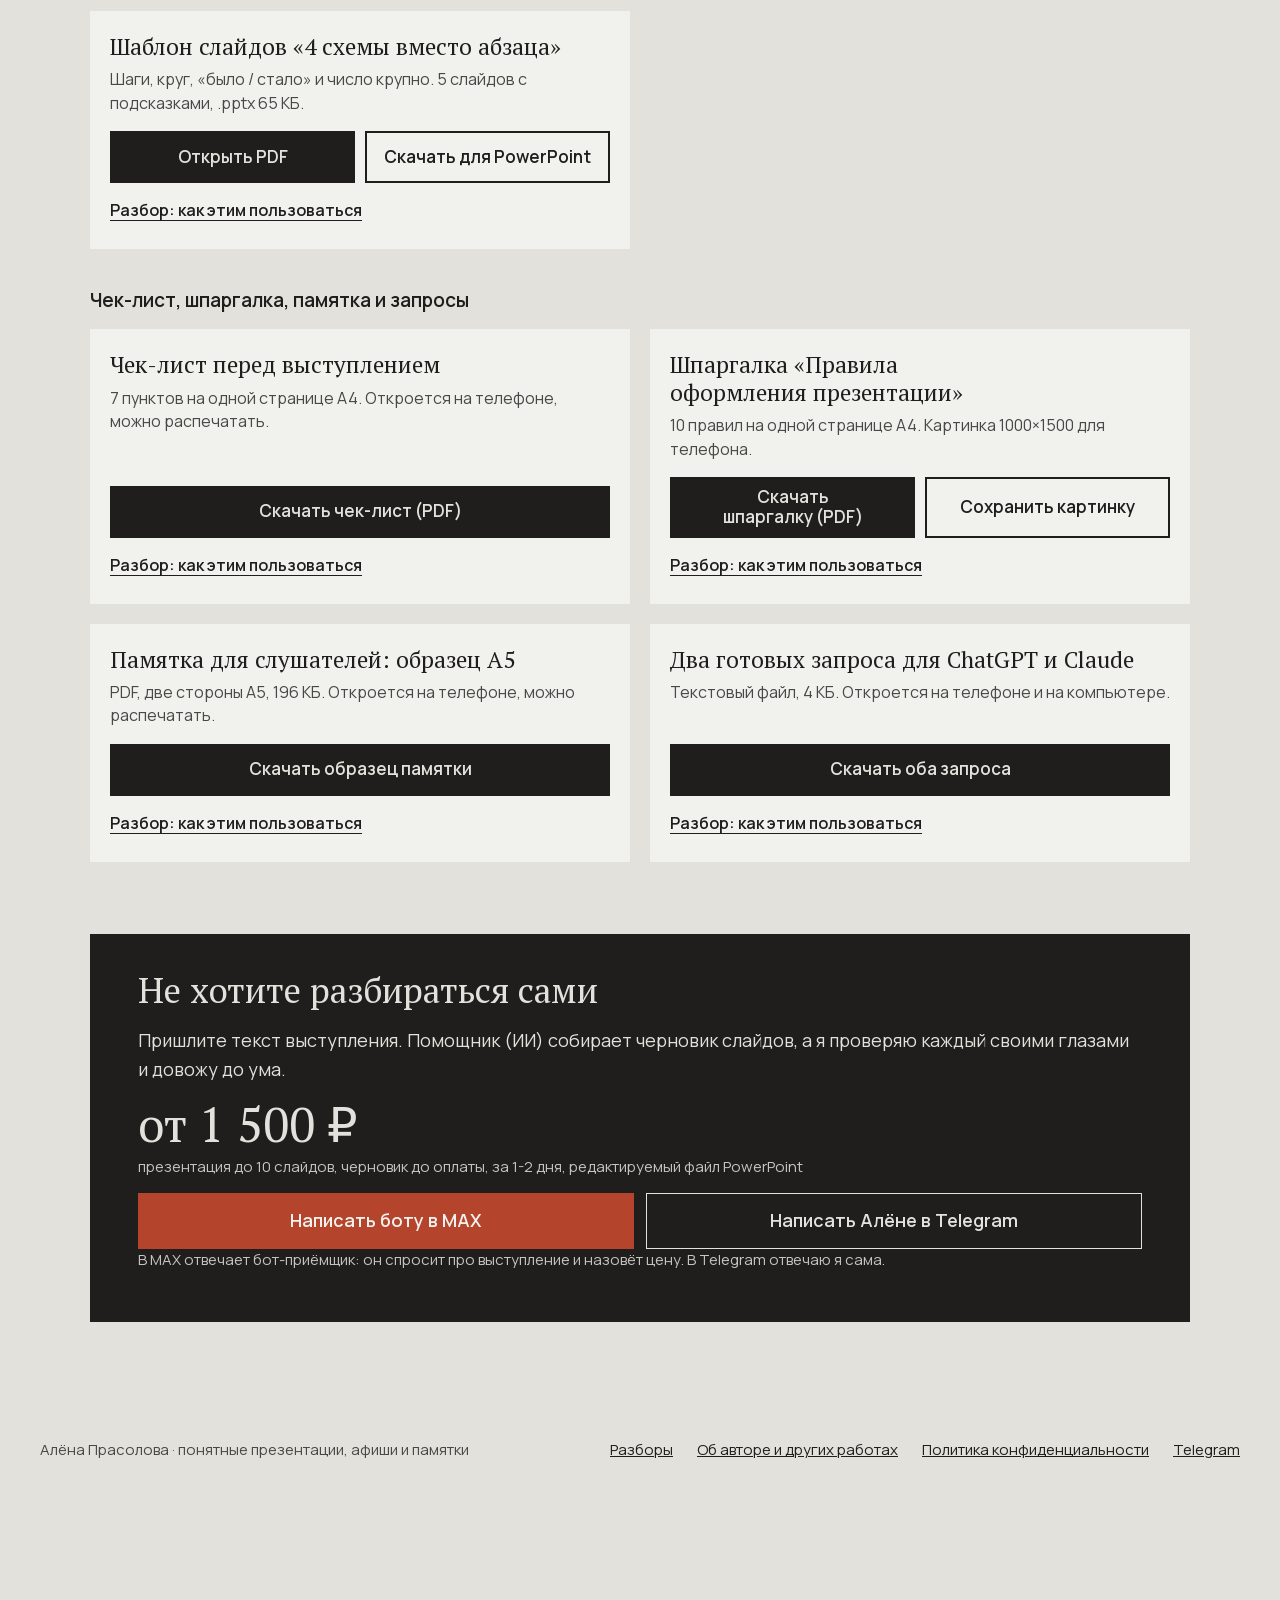
<file: razbory/index.html>
<!doctype html>
<html lang="ru">
<head>
<meta charset="utf-8">
<meta name="p:domain_verify" content="39e795db5b29c30ba1756705ccda25e4">
<meta name="viewport" content="width=device-width, initial-scale=1">
<title>Оформление презентации: разборы, шаблоны, чек-листы</title>
<meta name="description" content="Разборы на настоящих работах: как оформить слайды с текстом и фото, что править после нейросети. Было и стало, бесплатные шаблоны PowerPoint и чек-листы.">
<link rel="canonical" href="https://alena.svetopis.art/razbory/">
<link rel="icon" href="/assets/znak.svg" type="image/svg+xml">
<link rel="stylesheet" href="/razbory/razbor.css">
<style>
/* только для этой страницы: блок «Шаблоны бесплатно» с прямыми кнопками (#shablony, на него ведёт пин «4 шаблона») */
.st--spisok>.st__dar{max-width:var(--text);margin-top:-12px;margin-bottom:32px}
.shablony{margin:0 0 72px}
.st .shablony h2{margin-top:0}
.st .shablony__lead{max-width:var(--text);margin:0 0 24px}
.st .shablony h3{font-size:19px;margin:36px 0 14px}
.shab-sp{list-style:none;padding:0!important;margin:0!important;display:grid;grid-template-columns:1fr 1fr;gap:20px}
.shab-sp li{margin:0;min-width:0;background:var(--paper);padding:22px 20px 14px;display:flex;flex-direction:column}
.st .shab__t{font-family:var(--serif);font-size:23px;line-height:1.2;margin:0 0 8px;text-wrap:balance}
.st .shab__o{font-size:16px;line-height:1.45;color:var(--muted);margin:0 0 16px}
.shab__kn{display:grid;gap:10px;margin-top:auto}
.shab__kn .kn{font-size:17px}
.shab__razbor{align-self:flex-start;display:inline-flex;align-items:center;min-height:48px;margin-top:4px;font-size:16px;font-weight:600;color:var(--ink);text-decoration:underline;text-decoration-thickness:1px;text-underline-offset:4px}
@media (min-width:761px){.shab__kn{grid-template-columns:1fr 1fr}.shab__kn .kn:only-child{grid-column:1/-1}}
@media (max-width:760px){.shab-sp{grid-template-columns:1fr;gap:14px}}
@media (max-width:620px){.shab-sp{gap:14px}.shab-sp li{padding:18px 18px 10px}.st .shab__t{font-size:22px}}
</style>
</head>
<body>
<header class="top">
  <a class="mark" href="/" aria-label="Алёна Прасолова, об авторе и других работах">
    <svg viewBox="0 0 64 64" fill="none" aria-hidden="true"><path d="M8 50 L20 14 L32 50 M13 38 H27" stroke="currentColor" stroke-width="2.2" stroke-linecap="round" stroke-linejoin="round"/><path d="M38 50 V14 H56 V50" stroke="currentColor" stroke-width="2.2" stroke-linecap="round" stroke-linejoin="round"/><circle cx="47" cy="32" r="3.2" fill="#B4452C"/></svg>
    <span>Алёна Прасолова</span>
  </a>
  <a class="top__link" href="#zakaz">Сделать за меня</a>
</header>
<main class="st st--spisok">
  <p class="st__kicker">Разборы</p>
  <h1>Понятные презентации, афиши и памятки</h1>
  <p class="st__lead">Было и стало на настоящих работах.</p>
  <a class="st__dar" href="#shablony">5&nbsp;шаблонов PowerPoint и чек-листы: скачать бесплатно</a>
  <!-- каждая карточка одной строкой <li>...</li>: скрипт выкладки вырезает строку целиком, если разбор в _koren/ne-vykladyvat.txt -->
  <ul class="spisok">
    <li><a class="kart" href="/razbory/posledniy-slayd/"><img class="kart__img" src="/razbory/oblozhki/posledniy-slayd.jpg" srcset="/razbory/oblozhki/posledniy-slayd-600.jpg 600w, /razbory/oblozhki/posledniy-slayd.jpg 1200w" sizes="(max-width:760px) 100vw, 540px" width="1200" height="800" loading="lazy" alt="Обложка разбора: последний слайд презентации, три строки вместо «Спасибо за внимание»"><span class="kart__t"><span class="kart__rub">Последний слайд <i>· 3 минуты</i></span><span class="kart__h" role="heading" aria-level="2">Последний слайд презентации: что написать вместо «Спасибо за внимание»</span><span class="kart__polza">Три строки вместо благодарности, сколько слайд висит на экране и что делать, если методичка просит «Спасибо за внимание».</span><span class="kart__dar">Шпаргалка · картинка</span></span></a></li>
    <li><a class="kart" href="/razbory/shrift-dlya-prezentacii/"><img class="kart__img" src="/razbory/oblozhki/shrift-dlya-prezentacii.jpg" srcset="/razbory/oblozhki/shrift-dlya-prezentacii-600.jpg 600w, /razbory/oblozhki/shrift-dlya-prezentacii.jpg 1200w" sizes="(max-width:760px) 100vw, 540px" width="1200" height="800" loading="lazy" alt="Обложка разбора: шрифт для презентации, заголовок, текст и подпись с размерами в пунктах"><span class="kart__t"><span class="kart__rub">Шрифт и размер <i>· 3 минуты</i></span><span class="kart__h" role="heading" aria-level="2">Шрифт для презентации: какой выбрать и какого размера</span><span class="kart__polza">Какие шрифты есть на любом компьютере, какую пару взять и почему PowerPoint сам уменьшает текст.</span><span class="kart__dar">Шпаргалка · картинка и PDF</span></span></a></li>
    <li><a class="kart" href="/razbory/titulnyy-slayd/"><img class="kart__img" src="/razbory/oblozhki/titulnyy-slayd.jpg" srcset="/razbory/oblozhki/titulnyy-slayd-600.jpg 600w, /razbory/oblozhki/titulnyy-slayd.jpg 1200w" sizes="(max-width:760px) 100vw, (max-width:1180px) 60vw, 660px" width="1200" height="800" loading="lazy" alt="Обложка разбора: титульный слайд презентации, пример оформления первого слайда"><span class="kart__t"><span class="kart__rub">Первый слайд <i>· 8 минут</i></span><span class="kart__h" role="heading" aria-level="2">Титульный слайд: как оформить первый слайд презентации</span><span class="kart__polza">Что писать на титульном листе, каким шрифтом и что требуют школа, вуз и конференция.</span><span class="kart__dar">PowerPoint · 5 шаблонов в 3 цветах</span></span></a></li>
    <li><a class="kart" href="/razbory/struktura-prezentacii/"><img class="kart__img" src="/razbory/oblozhki/struktura-prezentacii.jpg" srcset="/razbory/oblozhki/struktura-prezentacii-600.jpg 600w, /razbory/oblozhki/struktura-prezentacii.jpg 1200w" sizes="(max-width:760px) 100vw, 540px" width="1200" height="800" loading="lazy" alt="Обложка разбора: структура презентации к докладу, сколько слайдов на каждую часть"><span class="kart__t"><span class="kart__rub">Структура доклада <i>· 3 минуты</i></span><span class="kart__h" role="heading" aria-level="2">Структура презентации к докладу: что на каком слайде</span><span class="kart__polza">Сколько слайдов на титул, вступление, основную часть и финал при 5, 10 и 15 минутах.</span><span class="kart__dar">Шпаргалка · картинка</span></span></a></li>
    <li><a class="kart" href="/razbory/pravila-oformleniya-prezentacii/"><img class="kart__img" src="/razbory/oblozhki/pravila-oformleniya.jpg" srcset="/razbory/oblozhki/pravila-oformleniya-600.jpg 600w, /razbory/oblozhki/pravila-oformleniya.jpg 1200w" sizes="(max-width:760px) 100vw, (max-width:1180px) 60vw, 660px" width="1200" height="800" fetchpriority="high" alt="Обложка разбора: шпаргалка «Правила оформления презентации», 10 правил на одной странице"><span class="kart__t"><span class="kart__rub">Правила <i>· 10 минут</i></span><span class="kart__h" role="heading" aria-level="2">Правила оформления презентации: 10 правил на одной странице</span><span class="kart__polza">Шрифт, размер, цвет, поля, текст и фото: что проверить до выступления.</span><span class="kart__dar">Шпаргалка · PDF</span></span></a></li>
    <li><a class="kart" href="/razbory/5-shem-vmesto-abzaca/"><img class="kart__img" src="/razbory/oblozhki/5-shem.jpg" srcset="/razbory/oblozhki/5-shem-600.jpg 600w, /razbory/oblozhki/5-shem.jpg 1200w" sizes="(max-width:760px) 100vw, (max-width:1180px) 60vw, 660px" width="1200" height="800" alt="Обложка разбора: пять схем вместо абзаца, карточки, лента, колесо, цепочка, таблица"><span class="kart__t"><span class="kart__rub">Слайды с текстом <i>· 4 минуты</i></span><span class="kart__h" role="heading" aria-level="2">Оформление слайдов с текстом: 5 схем, в которые превращается любой абзац</span><span class="kart__polza">Как за 10 секунд понять, во что превратить абзац: карточки, лента, колесо, цепочка или таблица.</span><span class="kart__dar">PowerPoint · 7 слайдов</span></span></a></li>
    <li><a class="kart" href="/razbory/slaydy-s-foto/"><img class="kart__img" src="/razbory/oblozhki/slaydy-s-foto.jpg" srcset="/razbory/oblozhki/slaydy-s-foto-600.jpg 600w, /razbory/oblozhki/slaydy-s-foto.jpg 1200w" sizes="(max-width:760px) 100vw, 540px" width="1200" height="800" loading="lazy" alt="Обложка разбора: шесть схем раскладок для слайдов с фото"><span class="kart__t"><span class="kart__rub">Слайды с фото <i>· 4 минуты</i></span><span class="kart__h" role="heading" aria-level="2">Оформление слайдов с фото: 6 раскладок, в которых никому не режут голову</span><span class="kart__polza">Три правила фотографа и шесть раскладок. Как отобрать 10 снимков из 40.</span><span class="kart__dar">PowerPoint · 8 слайдов</span></span></a></li>
    <li><a class="kart" href="/razbory/prezentaciya-v-neyroseti/"><img class="kart__img" src="/razbory/oblozhki/prezentaciya-v-neyroseti.jpg" srcset="/razbory/oblozhki/prezentaciya-v-neyroseti-600.jpg 600w, /razbory/oblozhki/prezentaciya-v-neyroseti.jpg 1200w" sizes="(max-width:760px) 100vw, 540px" width="1200" height="800" loading="lazy" alt="Обложка разбора: стопка одинаковых слайдов из нейросети и слайд после трёх правок, учебный образец"><span class="kart__t"><span class="kart__rub">Нейросеть и презентации <i>· 4 минуты</i></span><span class="kart__h" role="heading" aria-level="2">Сделали презентацию через нейросеть, а вышло скучно: 3 правки</span><span class="kart__polza">Три правки и два готовых запроса для ChatGPT и Claude.</span><span class="kart__dar">2 запроса · текстовый файл</span></span></a></li>
    <li><a class="kart" href="/razbory/prezentaciya-psihologa/"><img class="kart__img" src="/razbory/oblozhki/prezentaciya-psihologa.jpg" srcset="/razbory/oblozhki/prezentaciya-psihologa-600.jpg 600w, /razbory/oblozhki/prezentaciya-psihologa.jpg 1200w" sizes="(max-width:760px) 100vw, 540px" width="1200" height="800" loading="lazy" alt="Обложка разбора: лист реферата превращается в слайды со схемами"><span class="kart__t"><span class="kart__rub">Кейс <i>· 5 минут</i></span><span class="kart__h" role="heading" aria-level="2">Презентация для психолога к конференции: 17 слайдов из реферата за сутки</span><span class="kart__polza">Настоящий кейс по шагам, скелет доклада и образец памятки для зала.</span><span class="kart__dar">PowerPoint · 15 слайдов и памятка PDF</span></span></a></li>
    <li><a class="kart" href="/razbory/3-oshibki-slaydov/"><img class="kart__img" src="/razbory/oblozhki/3-oshibki-slaydov.jpg" srcset="/razbory/oblozhki/3-oshibki-slaydov-600.jpg 600w, /razbory/oblozhki/3-oshibki-slaydov.jpg 1200w" sizes="(max-width:760px) 100vw, 540px" width="1200" height="800" loading="lazy" alt="Обложка разбора: перечёркнутый слайд с абзацем и тот же смысл схемой из четырёх звеньев, учебный образец"><span class="kart__t"><span class="kart__rub">Ошибки <i>· 6 минут</i></span><span class="kart__h" role="heading" aria-level="2">3 ошибки, из-за которых слайды трудно читать</span><span class="kart__polza">Абзац вместо мысли, заголовок-тема и каша в оформлении. Было и стало.</span><span class="kart__dar">Чек-лист PDF и PowerPoint</span></span></a></li>
  </ul>

  <section class="shablony" id="shablony">
    <h2>Шаблоны PowerPoint бесплатно: 5&nbsp;шаблонов к докладу</h2>
    <p class="shablony__lead">Без регистрации и почты. PDF откроется прямо на телефоне. Файл PowerPoint для компьютера, с телефона его можно открыть в Google Slides.</p>
    <!-- каждая карточка одной строкой <li>...</li> со ссылкой на свой разбор: скрипт выкладки вырежет строку, если разбор в _koren/ne-vykladyvat.txt -->
    <ul class="shab-sp">
    <li><p class="shab__t">5&nbsp;шаблонов титульного слайда в трёх цветах</p><p class="shab__o">По центру, от левого края, с фото на половину и на весь слайд, по методичке. 16 слайдов, пример текста меняете на свой. .pptx 270 КБ.</p><span class="shab__kn"><a class="kn kn--glav" href="/razbory/titulnyy-slayd/fayly/5-shablonov-titulnogo-slayda.pdf" data-dar="pdf">Открыть PDF</a><a class="kn kn--kontur" href="/razbory/titulnyy-slayd/fayly/5-shablonov-titulnogo-slayda.pptx" download data-dar="pptx">Скачать для PowerPoint</a></span><a class="shab__razbor" href="/razbory/titulnyy-slayd/">Разбор: как этим пользоваться</a></li>
    <li><p class="shab__t">Шаблон слайдов «5&nbsp;схем вместо абзаца»</p><p class="shab__o">Карточки, лента, колесо, цепочка и таблица. 7 слайдов с подсказками, .pptx 200 КБ.</p><span class="shab__kn"><a class="kn kn--glav" href="/razbory/5-shem-vmesto-abzaca/fayly/5-shem-vmesto-abzaca.pdf" data-dar="pdf">Открыть PDF</a><a class="kn kn--kontur" href="/razbory/5-shem-vmesto-abzaca/fayly/5-shem-vmesto-abzaca.pptx" download data-dar="pptx">Скачать для PowerPoint</a></span><a class="shab__razbor" href="/razbory/5-shem-vmesto-abzaca/">Разбор: как этим пользоваться</a></li>
    <li><p class="shab__t">Шаблон «6&nbsp;раскладок для слайдов с фото»</p><p class="shab__o">Одно фото крупно, галерея 2×2, фото и цитата, лента, до и после, портрет и факт. 8 слайдов, .pptx 53 КБ.</p><span class="shab__kn"><a class="kn kn--glav" href="/razbory/slaydy-s-foto/fayly/6-raskladok-dlya-slaydov-s-foto.pdf" data-dar="pdf">Открыть PDF</a><a class="kn kn--kontur" href="/razbory/slaydy-s-foto/fayly/6-raskladok-dlya-slaydov-s-foto.pptx" download data-dar="pptx">Скачать для PowerPoint</a></span><a class="shab__razbor" href="/razbory/slaydy-s-foto/">Разбор: как этим пользоваться</a></li>
    <li><p class="shab__t">Скелет доклада: шаблон презентации на 15 слайдов</p><p class="shab__o">На каждой странице слайд и подсказка к нему. PDF 1,6 МБ, .pptx 420 КБ.</p><span class="shab__kn"><a class="kn kn--glav" href="/razbory/prezentaciya-psihologa/fayly/skelet-doklada-15-slaydov.pdf" data-dar="pdf">Открыть PDF</a><a class="kn kn--kontur" href="/razbory/prezentaciya-psihologa/fayly/skelet-doklada-15-slaydov.pptx" download data-dar="pptx">Скачать для PowerPoint</a></span><a class="shab__razbor" href="/razbory/prezentaciya-psihologa/">Разбор: как этим пользоваться</a></li>
    <li><p class="shab__t">Шаблон слайдов «4&nbsp;схемы вместо абзаца»</p><p class="shab__o">Шаги, круг, «было / стало» и число крупно. 5 слайдов с подсказками, .pptx 65 КБ.</p><span class="shab__kn"><a class="kn kn--glav" href="/razbory/3-oshibki-slaydov/fayly/4-shemy-vmesto-abzaca.pdf" data-dar="pdf">Открыть PDF</a><a class="kn kn--kontur" href="/razbory/3-oshibki-slaydov/fayly/4-shemy-vmesto-abzaca.pptx" download data-dar="pptx">Скачать для PowerPoint</a></span><a class="shab__razbor" href="/razbory/3-oshibki-slaydov/">Разбор: как этим пользоваться</a></li>
    </ul>
    <h3>Чек-лист, шпаргалка, памятка и запросы</h3>
    <ul class="shab-sp">
    <li><p class="shab__t">Чек-лист перед выступлением</p><p class="shab__o">7 пунктов на одной странице A4. Откроется на телефоне, можно распечатать.</p><span class="shab__kn"><a class="kn kn--glav" href="/razbory/3-oshibki-slaydov/fayly/chek-list-pered-vystupleniem.pdf" data-dar="pdf">Скачать чек-лист (PDF)</a></span><a class="shab__razbor" href="/razbory/3-oshibki-slaydov/">Разбор: как этим пользоваться</a></li>
    <li><p class="shab__t">Шпаргалка «Правила оформления презентации»</p><p class="shab__o">10 правил на одной странице A4. Картинка 1000×1500 для телефона.</p><span class="shab__kn"><a class="kn kn--glav" href="/razbory/pravila-oformleniya-prezentacii/fayly/shpargalka-pravila-oformleniya-prezentacii.pdf" data-dar="pdf">Скачать шпаргалку (PDF)</a><a class="kn kn--kontur" href="/razbory/pravila-oformleniya-prezentacii/fayly/shpargalka-pravila-oformleniya-prezentacii.jpg" download data-dar="jpg">Сохранить картинку</a></span><a class="shab__razbor" href="/razbory/pravila-oformleniya-prezentacii/">Разбор: как этим пользоваться</a></li>
    <li><p class="shab__t">Памятка для слушателей: образец A5</p><p class="shab__o">PDF, две стороны A5, 196 КБ. Откроется на телефоне, можно распечатать.</p><span class="shab__kn"><a class="kn kn--glav" href="/razbory/prezentaciya-psihologa/fayly/pamyatka-dlya-zala-a5.pdf" data-dar="pdf">Скачать образец памятки</a></span><a class="shab__razbor" href="/razbory/prezentaciya-psihologa/">Разбор: как этим пользоваться</a></li>
    <li><p class="shab__t">Два готовых запроса для ChatGPT и Claude</p><p class="shab__o">Текстовый файл, 4 КБ. Откроется на телефоне и на компьютере.</p><span class="shab__kn"><a class="kn kn--glav" href="/razbory/prezentaciya-v-neyroseti/fayly/zaprosy-dlya-prezentacii.txt" download data-dar="txt">Скачать оба запроса</a></span><a class="shab__razbor" href="/razbory/prezentaciya-v-neyroseti/">Разбор: как этим пользоваться</a></li>
    </ul>
  </section>

  <section class="order" id="zakaz">
    <h2>Не хотите разбираться сами</h2>
    <p>Пришлите текст выступления. Помощник (ИИ) собирает черновик слайдов, а я проверяю каждый своими глазами и довожу до ума.</p>
    <p class="order__price">от 1 500 ₽ <small>презентация до 10 слайдов, черновик до оплаты, за 1-2 дня, редактируемый файл PowerPoint</small></p>
    <div class="order__kn">
      <a class="btn" href="https://max.ru/se14170446_1_bot?start=pin_spisok">Написать боту в MAX</a>
      <a class="btn btn--tg" href="https://t.me/alenaprasol?text=Здравствуйте,%20Алёна!%20Нужна%20презентация%20к%20выступлению">Написать Алёне в Telegram</a>
    </div>
    <p class="order__small">В MAX отвечает бот-приёмщик: он спросит про выступление и назовёт цену. В Telegram отвечаю я сама.</p>
  </section>
</main>
<footer class="foot">
  <span>Алёна Прасолова · понятные презентации, афиши и памятки</span>
  <nav><a href="/razbory/">Разборы</a><a href="/">Об авторе и других работах</a><a href="/privacy/">Политика конфиденциальности</a><a href="https://t.me/alenaprasol">Telegram</a></nav>
</footer>
<script src="/razbory/metrika.js" defer></script>
</body>
</html>
</file>
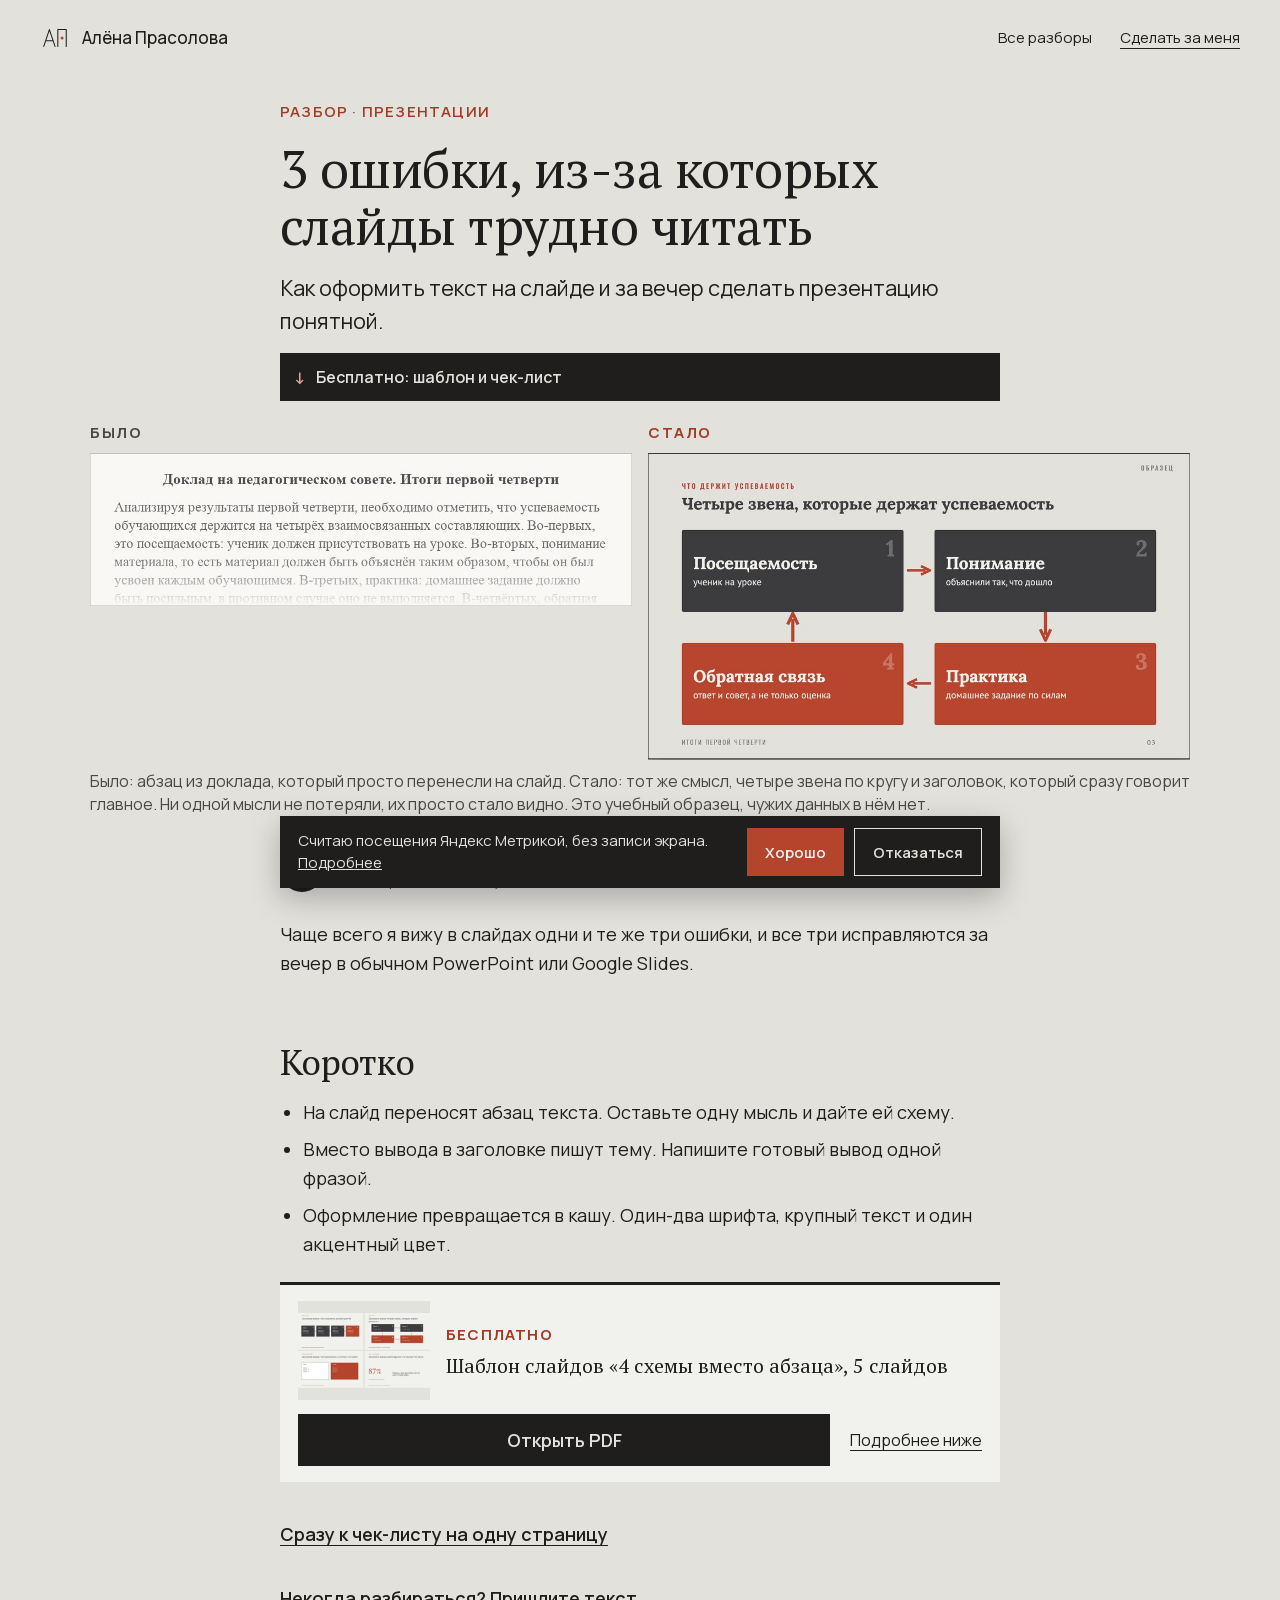
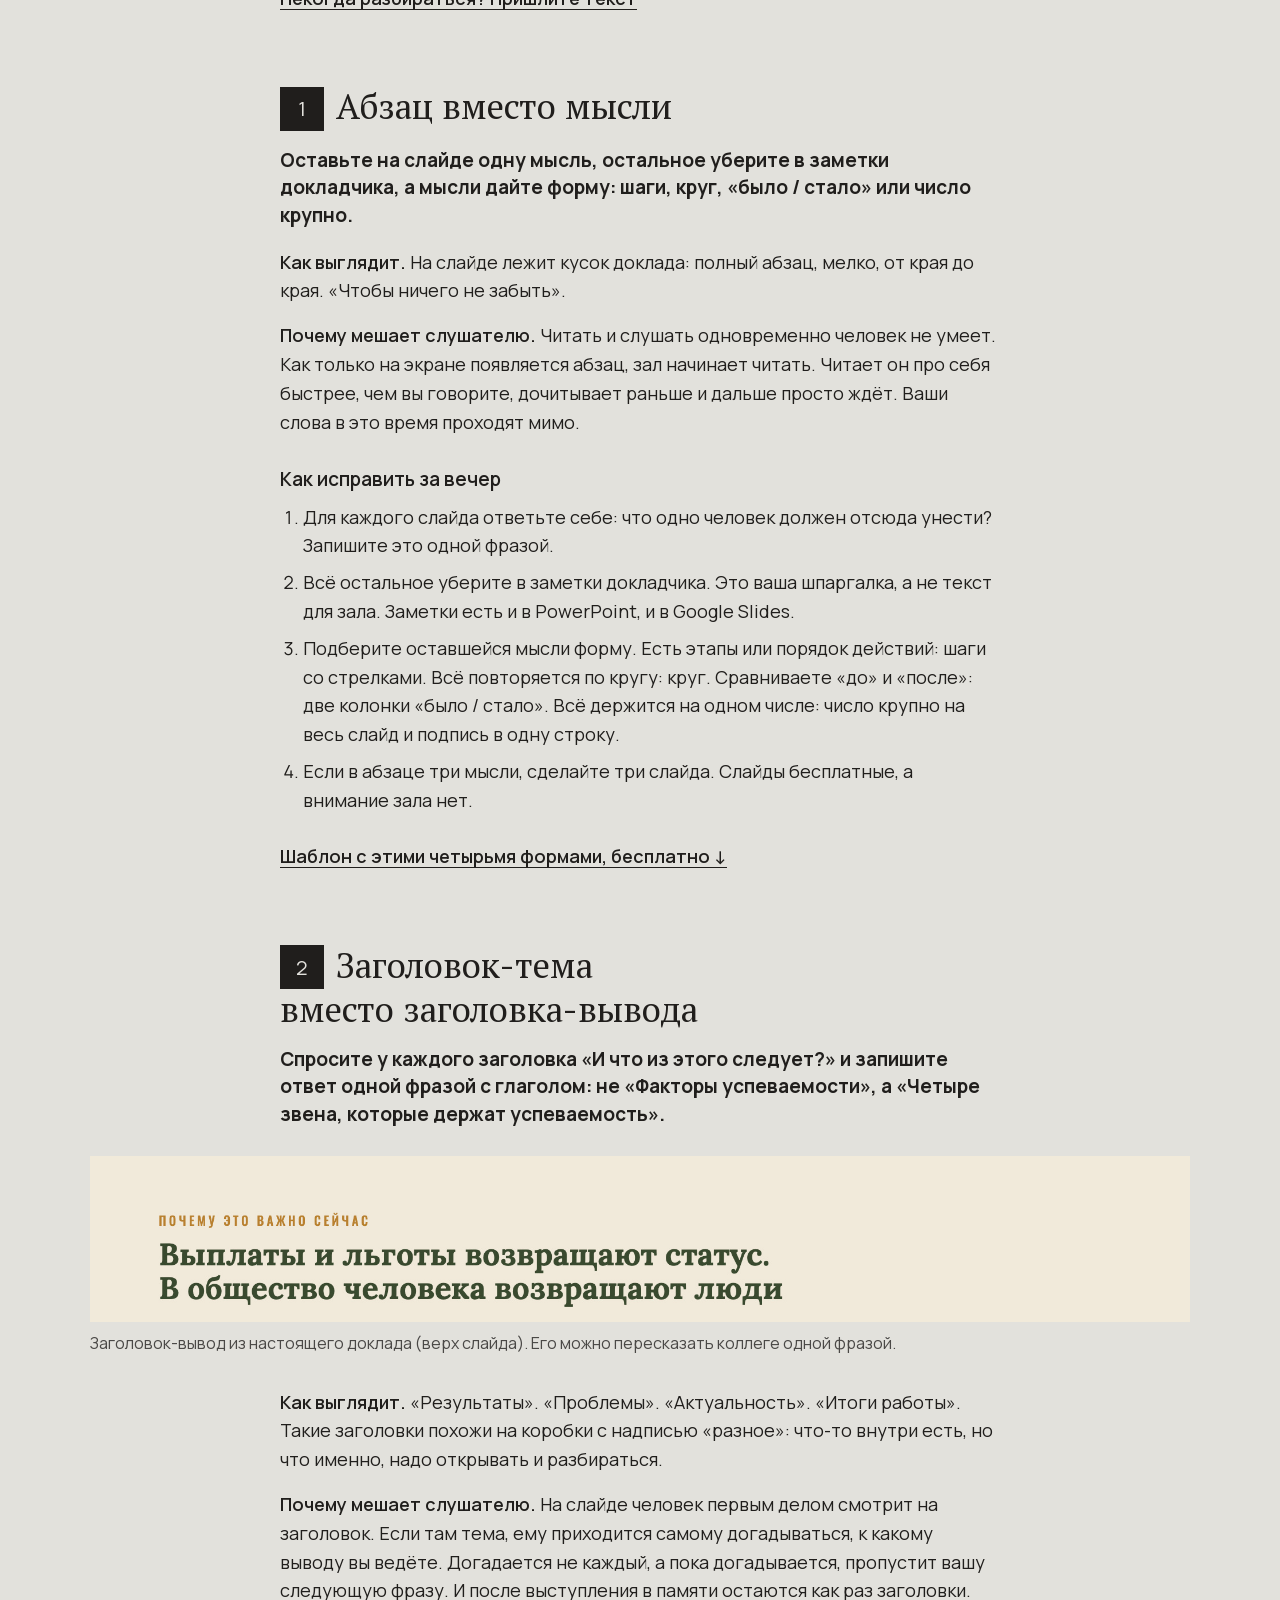
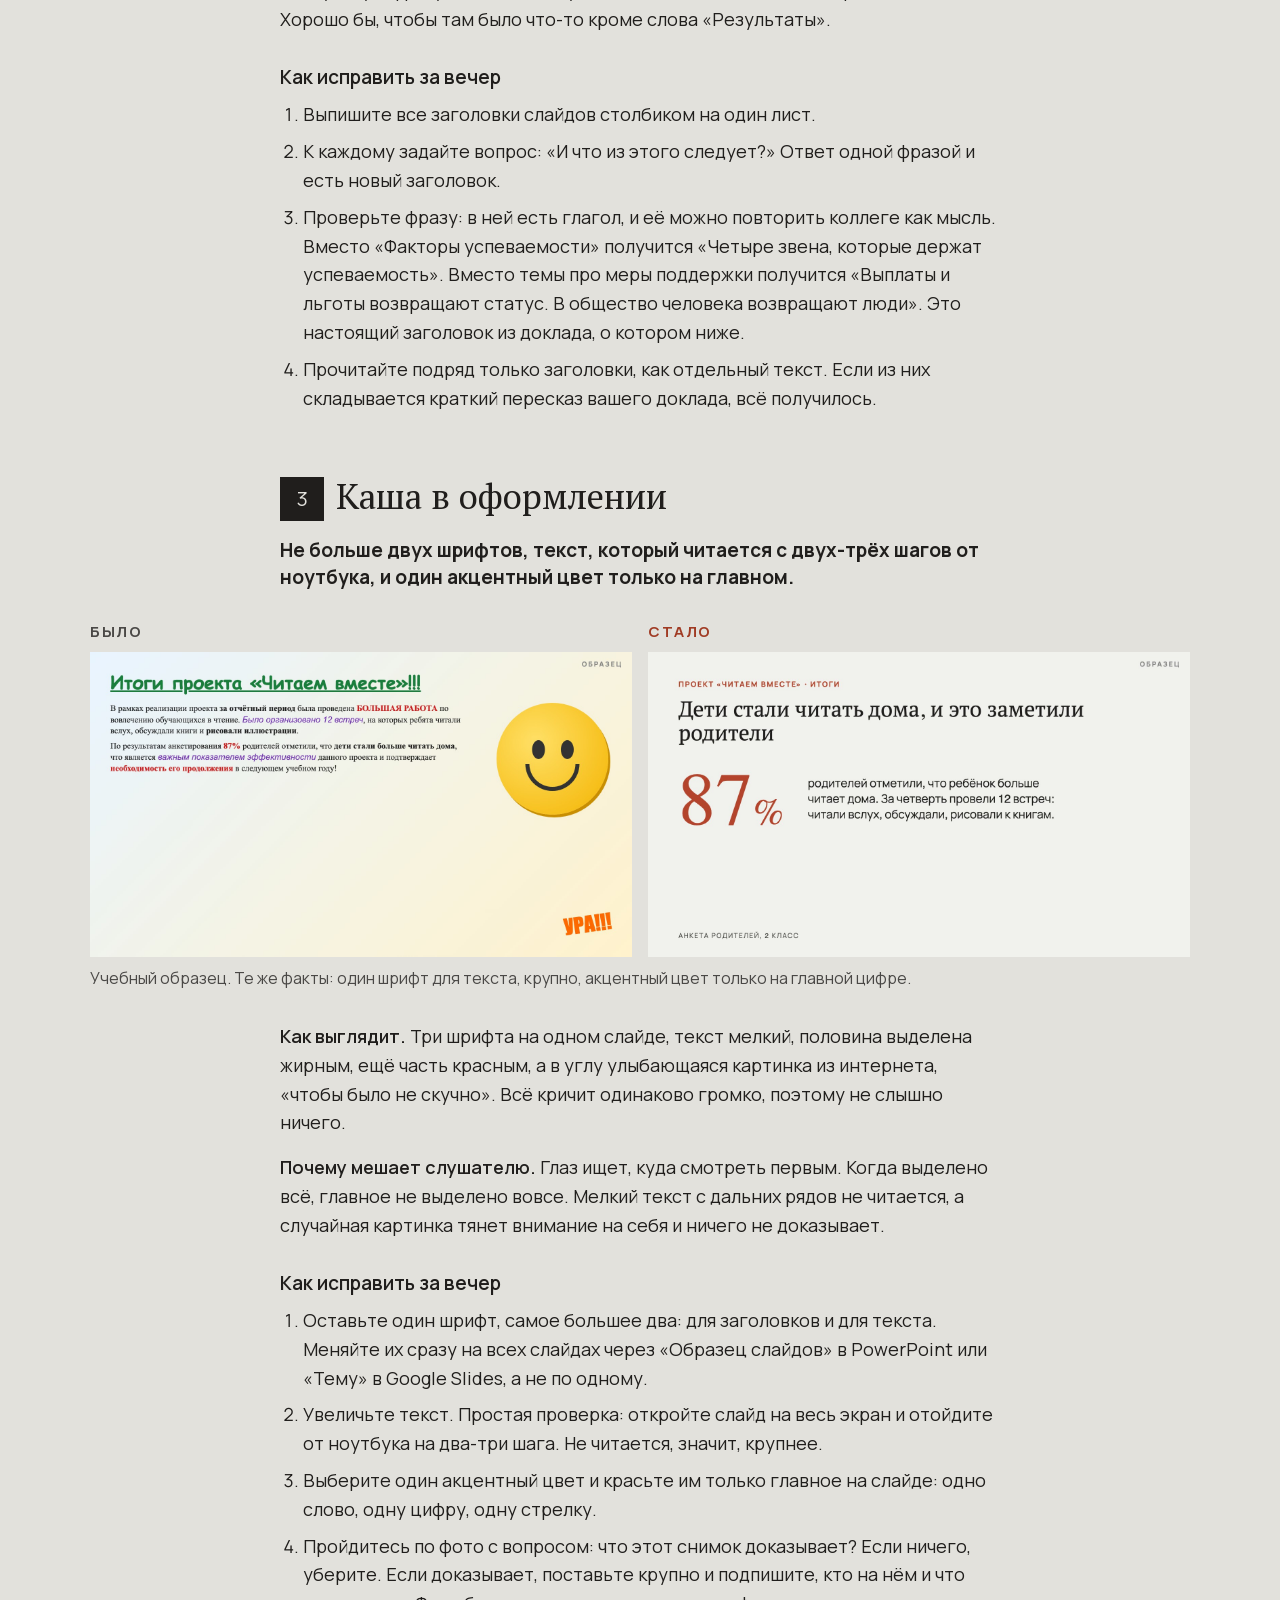
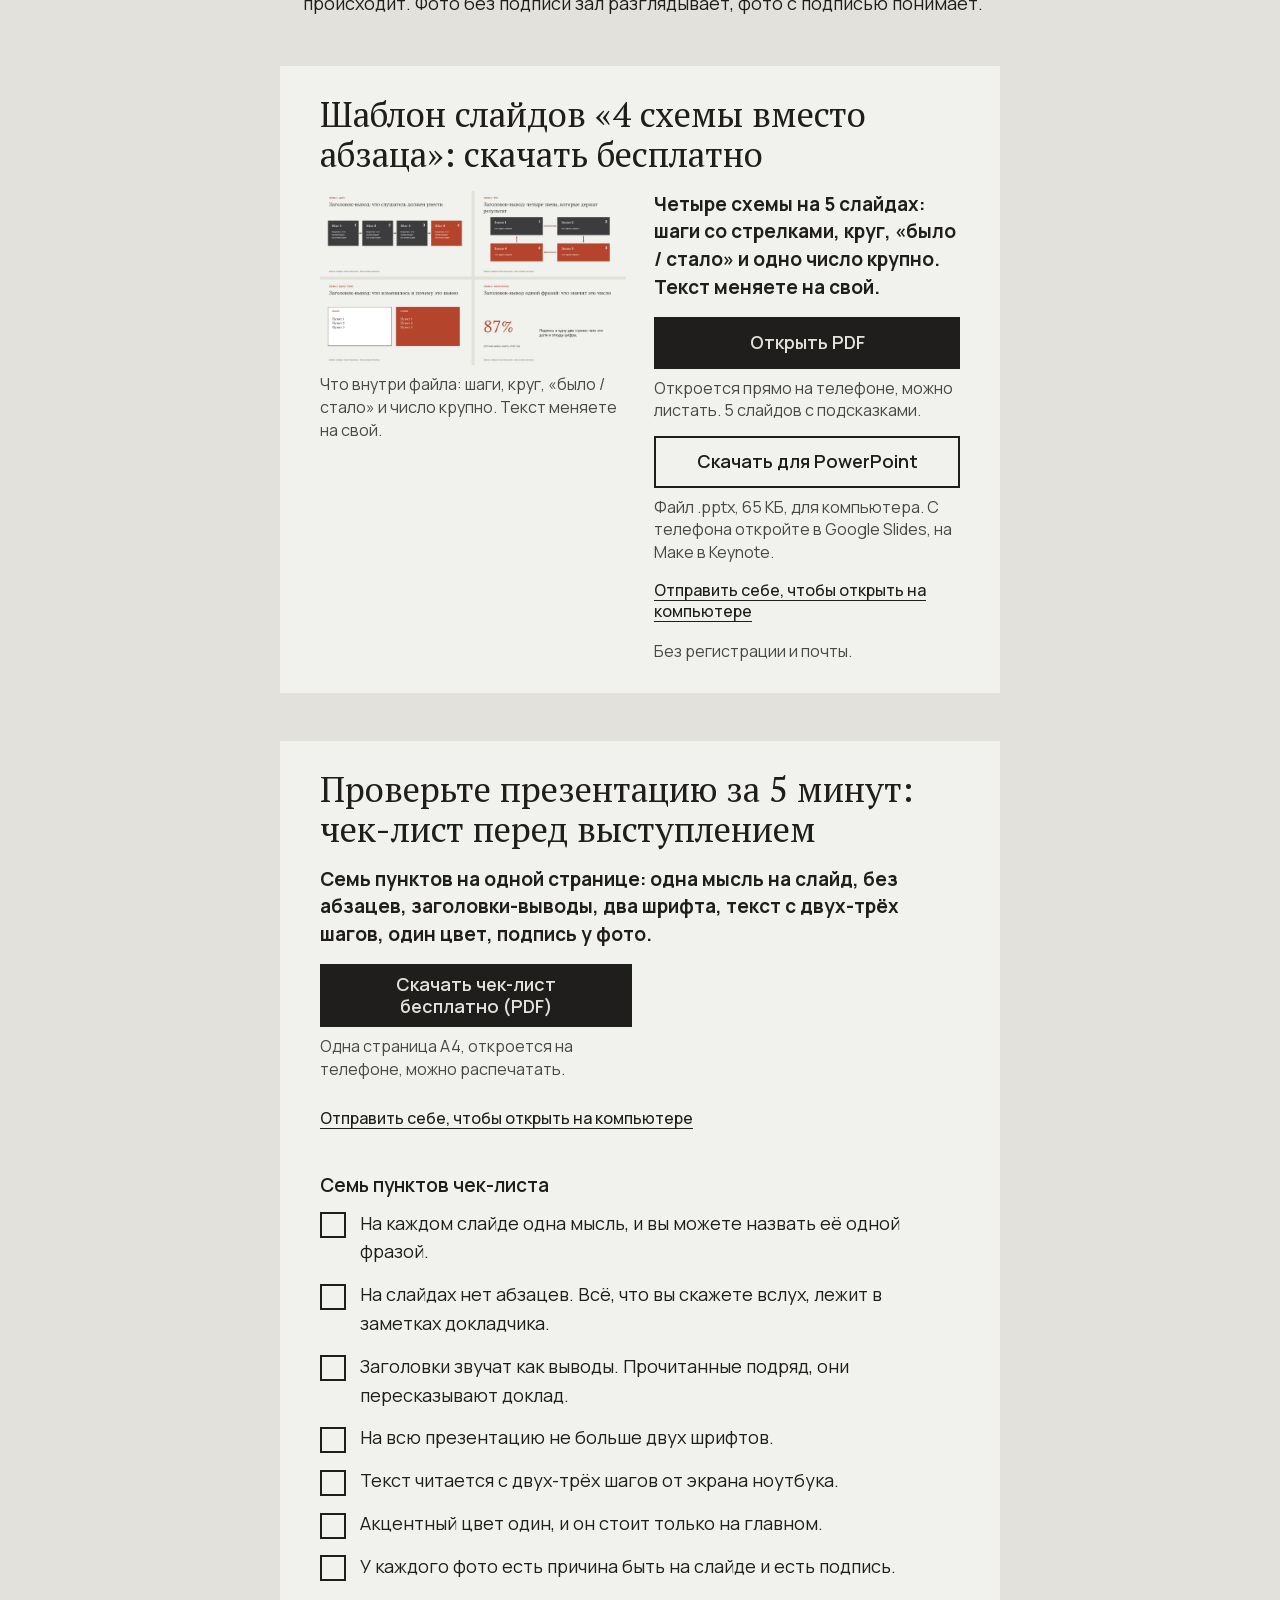
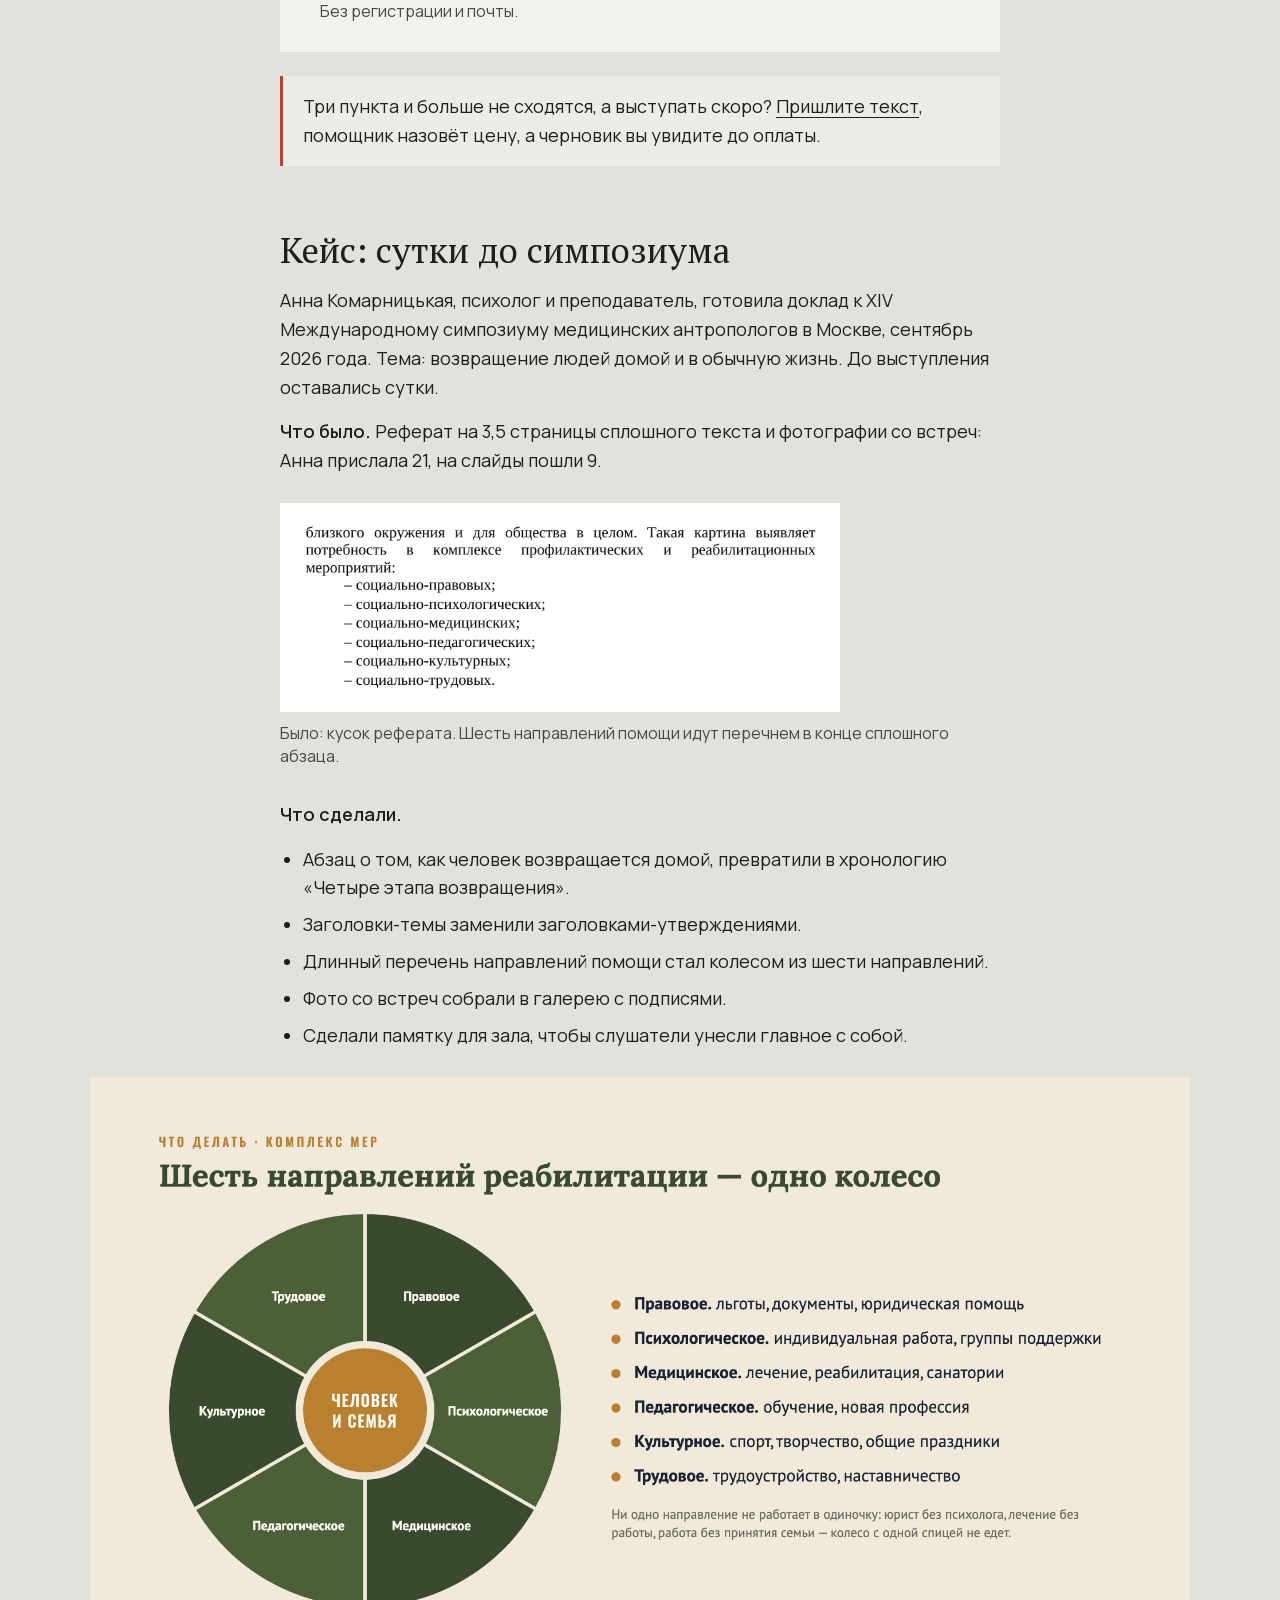
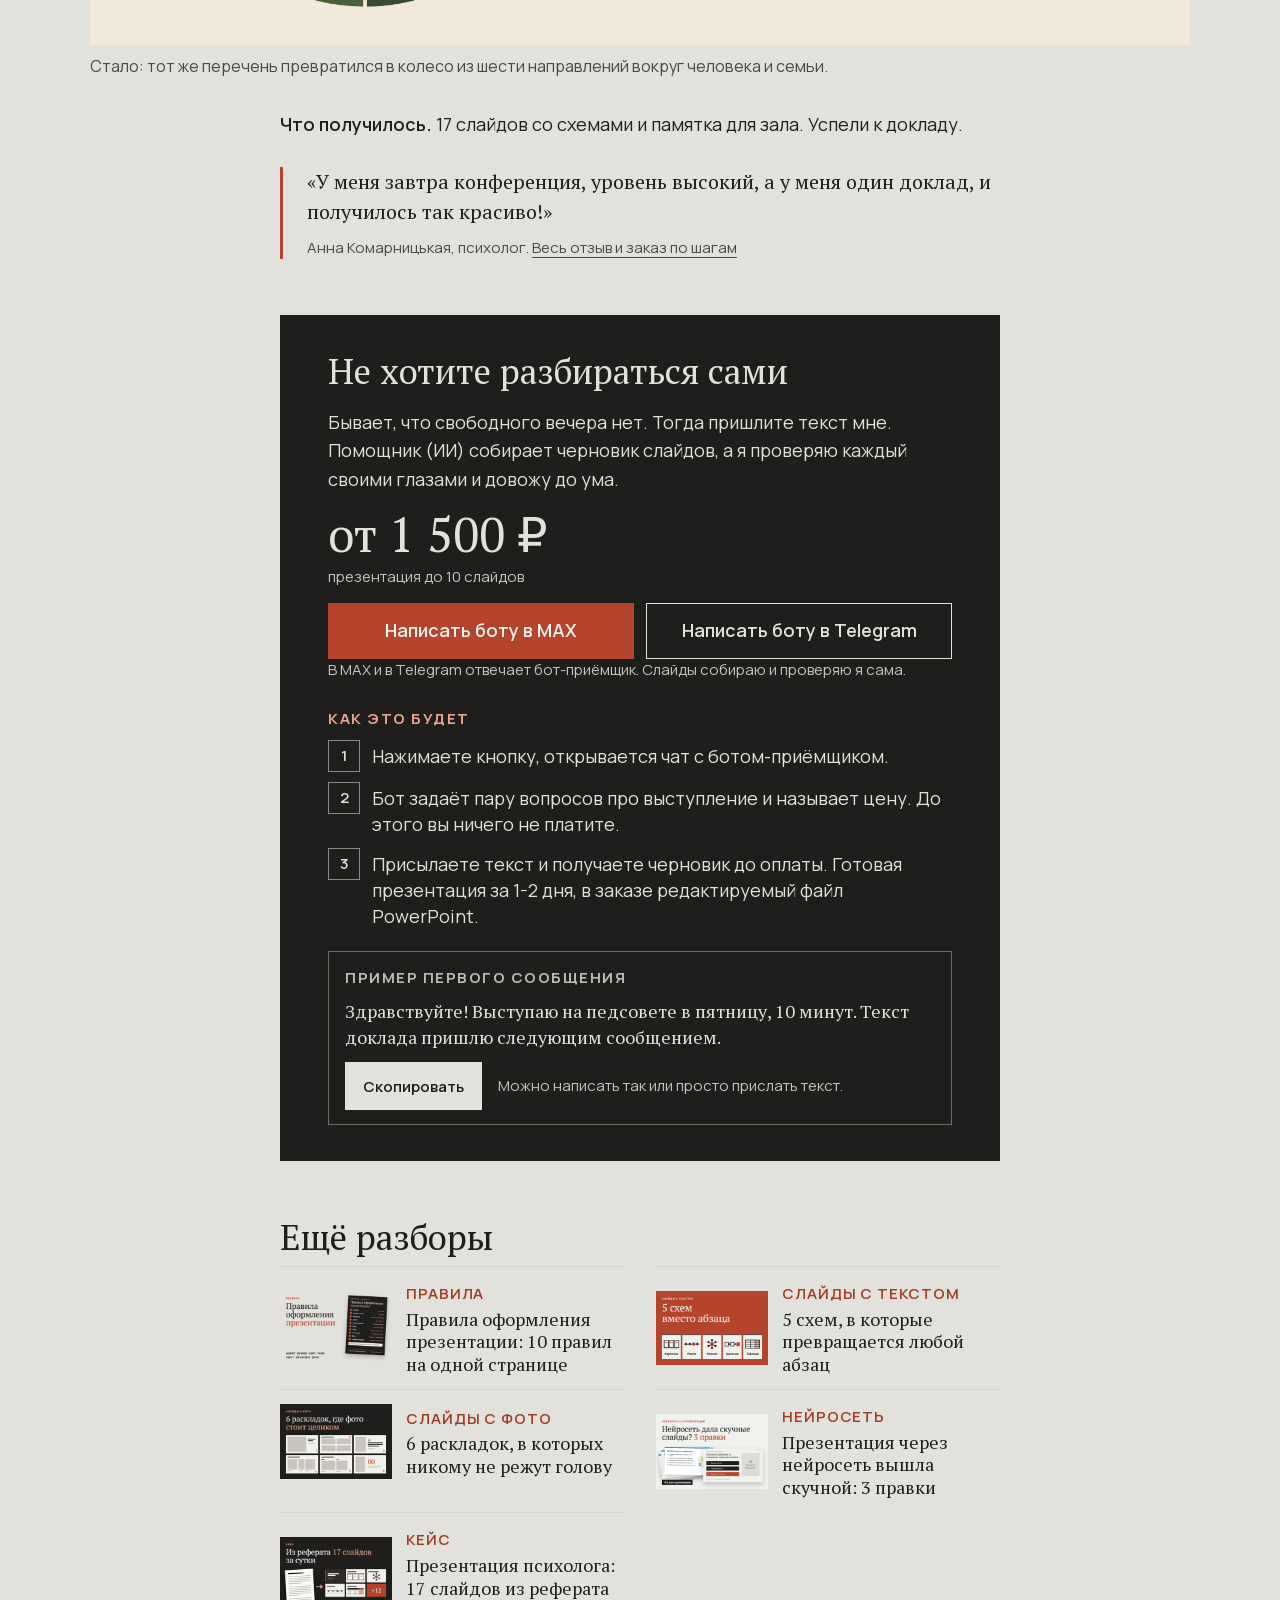
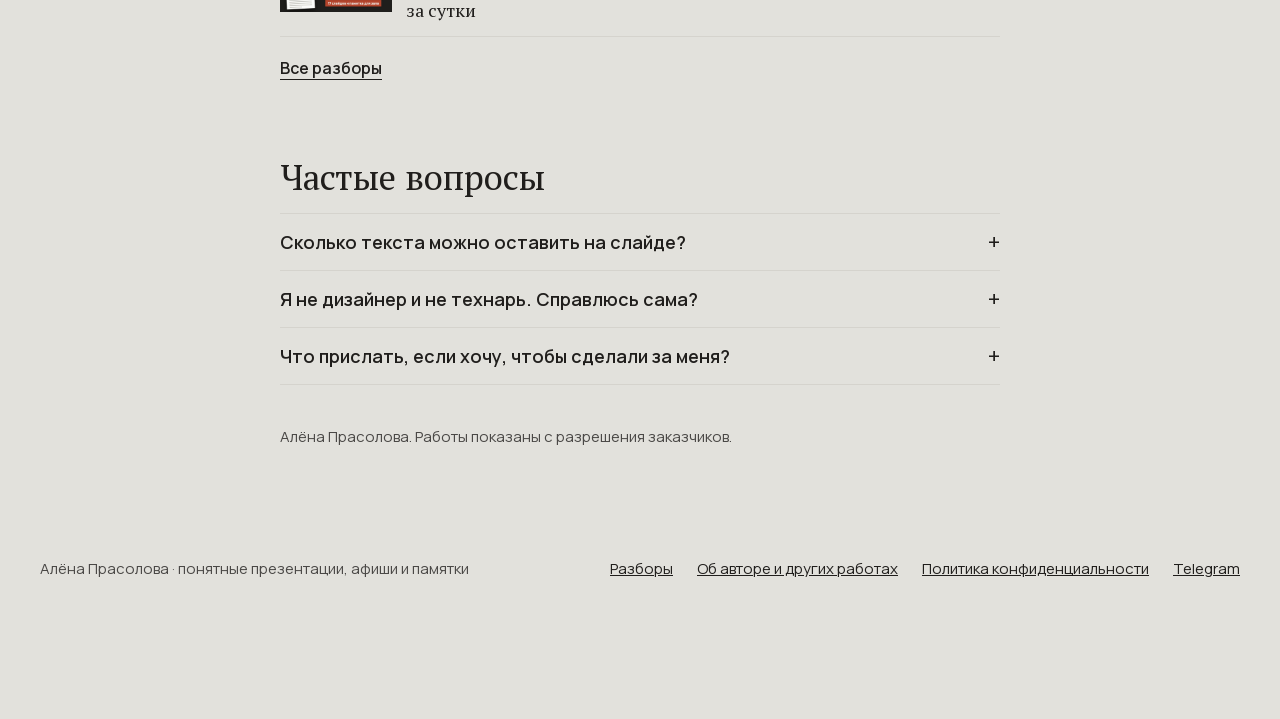
<file: razbory/3-oshibki-slaydov/index.html>
<!doctype html>
<html lang="ru">
<head>
<meta charset="utf-8">
<meta name="p:domain_verify" content="39e795db5b29c30ba1756705ccda25e4">
<meta name="viewport" content="width=device-width, initial-scale=1">
<title>Как оформить текст на слайде: 3 ошибки и чек-лист</title>
<meta name="description" content="Как оформить текст на слайде на примерах «было и стало»: сколько текста оставить на слайде, заголовки, шрифты. Чек-лист PDF, скачать бесплатно.">
<link rel="canonical" href="https://alena.svetopis.art/razbory/3-oshibki-slaydov/">
<link rel="icon" href="/assets/znak.svg" type="image/svg+xml">
<meta property="og:type" content="article">
<meta property="og:locale" content="ru_RU">
<meta property="og:site_name" content="Алёна Прасолова">
<meta property="og:title" content="3 ошибки, из-за которых слайды трудно читать">
<meta property="og:description" content="Как оформить текст на слайде на примерах «было и стало»: текст на слайде, заголовки, шрифты. Чек-лист PDF и шаблон слайдов PowerPoint, скачать бесплатно.">
<meta property="og:url" content="https://alena.svetopis.art/razbory/3-oshibki-slaydov/">
<meta property="og:image" content="https://alena.svetopis.art/razbory/3-oshibki-slaydov/img/pin-1.jpg">
<meta property="og:image:width" content="1000">
<meta property="og:image:height" content="1500">
<meta property="article:published_time" content="2026-11-17">
<meta property="article:author" content="Алёна Прасолова">
<script type="application/ld+json">
{"@context":"https://schema.org","@type":"Article","headline":"3 ошибки, из-за которых слайды трудно читать","description":"Как оформить текст на слайде на примерах «было и стало»: три ошибки, из-за которых слайды трудно читать, чек-лист PDF и шаблон слайдов PowerPoint.","image":"https://alena.svetopis.art/razbory/3-oshibki-slaydov/img/pin-1.jpg","datePublished":"2026-11-17","inLanguage":"ru","author":{"@type":"Person","name":"Алёна Прасолова","url":"https://alena.svetopis.art/"},"mainEntityOfPage":"https://alena.svetopis.art/razbory/3-oshibki-slaydov/"}
</script>
<link rel="stylesheet" href="/razbory/razbor.css">
<style>
/* только для этой статьи: строка-ответ сразу под заголовком раздела (посадка с пина по якорю) */
.st .otvet-s{font-weight:700;font-size:19px;line-height:1.45;margin:0 0 18px}
.dar .otvet-s{margin-bottom:16px}
</style>
</head>
<body>
<header class="top">
  <a class="mark" href="/razbory/" aria-label="Алёна Прасолова, все разборы">
    <svg viewBox="0 0 64 64" fill="none" aria-hidden="true"><path d="M8 50 L20 14 L32 50 M13 38 H27" stroke="currentColor" stroke-width="2.2" stroke-linecap="round" stroke-linejoin="round"/><path d="M38 50 V14 H56 V50" stroke="currentColor" stroke-width="2.2" stroke-linecap="round" stroke-linejoin="round"/><circle cx="47" cy="32" r="3.2" fill="#B4452C"/></svg>
    <span class="mark__imya">Алёна Прасолова</span>
  </a>
  <nav class="top__nav" aria-label="Разделы">
    <a class="top__link top__link--vse" href="/razbory/">Все разборы</a>
    <a class="top__link" href="#zakaz">Сделать за меня</a>
  </nav>
</header>

<main class="st" data-razbor="3 ошибки слайдов" data-podarok="Шаблон «4 схемы» и чек-лист" data-podarok-korotko="Шаблон" data-podarok-yakor="zagotovka">
  <p class="st__kicker"><a href="/razbory/">Разбор</a> · презентации</p>
  <h1 data-korotko="3 ошибки слайдов">3 ошибки, из-за которых слайды трудно читать</h1>
  <p class="st__lead">Как оформить текст на слайде и за вечер сделать презентацию понятной.</p>
  <a class="st__dar" href="#zagotovka">Бесплатно: шаблон и чек-лист</a>

  <figure class="fig fig--wide fig--pervaya">
    <div class="bs">
      <div><span class="bs__label bs__label--do">Было</span><img src="img/obrazec-bylo.jpg" width="984" height="277" data-pin-description="Как оформить текст на слайде: абзац из доклада превращаем в схему. Было и стало, разбор 3 ошибок презентации к выступлению." alt="Слайд с абзацем из доклада на педсовете: сплошной текст про четыре составляющие успеваемости"></div>
      <div><span class="bs__label bs__label--posle">Стало</span><img src="img/obrazec-stalo.jpg" width="984" height="557" data-pin-description="Слайд, который понимают с первого взгляда: одна мысль, схема из четырёх звеньев, заголовок-вывод. Как сделать презентацию интересной." alt="Тот же смысл схемой: четыре звена по кругу, посещаемость, понимание, практика, обратная связь"></div>
    </div>
    <figcaption>Было: абзац из доклада, который просто перенесли на слайд. Стало: тот же смысл, четыре звена по кругу и заголовок, который сразу говорит главное. Ни одной мысли не потеряли, их просто стало видно. Это учебный образец, чужих данных в нём нет.</figcaption>
  </figure>

  <p class="st__avtor">
    <span class="st__avtor-znak" aria-hidden="true"><svg viewBox="0 0 64 64" fill="none"><path d="M8 50 L20 14 L32 50 M13 38 H27" stroke="currentColor" stroke-width="3" stroke-linecap="round" stroke-linejoin="round"/><path d="M38 50 V14 H56 V50" stroke="currentColor" stroke-width="3" stroke-linecap="round" stroke-linejoin="round"/><circle cx="47" cy="32" r="3.6" fill="#E9A48F"/></svg></span>
    <span><b>Алёна Прасолова</b>, собираю презентации к выступлениям<br>17 ноября 2026 · 6 минут чтения</span>
  </p>

  <p>Чаще всего я вижу в слайдах одни и те же три ошибки, и все три исправляются за вечер в обычном PowerPoint или Google Slides.</p>

  <h2>Коротко</h2>
  <ul>
    <li>На слайд переносят абзац текста. Оставьте одну мысль и дайте ей схему.</li>
    <li>Вместо вывода в заголовке пишут тему. Напишите готовый вывод одной фразой.</li>
    <li>Оформление превращается в кашу. Один-два шрифта, крупный текст и один акцентный цвет.</li>
  </ul>

  <aside class="darm" aria-label="Подарок к статье">
    <img class="darm__img" src="img/zagotovka-prevyu-m.jpg" width="400" height="300" loading="lazy" alt="">
    <p class="darm__rub">Бесплатно</p>
    <p class="darm__t">Шаблон слайдов «4&nbsp;схемы вместо абзаца», 5&nbsp;слайдов</p>
    <div class="darm__kn">
      <a class="kn kn--glav" href="fayly/4-shemy-vmesto-abzaca.pdf" data-dar="pdf">Открыть PDF</a>
      <a class="darm__esche" href="#zagotovka">Подробнее ниже</a>
    </div>
    <p class="dar__posle" hidden>PDF открывается в этой же вкладке, вернуться к статье: кнопка «Назад». Если файл скачался, он в загрузках. Ничего не произошло? Откройте эту страницу в обычном браузере: меню с тремя точками, пункт «Открыть в браузере».</p>
  </aside>
  <a class="st__zakaz" href="#chek-list">Сразу к чек-листу на одну страницу</a>
  <a class="st__zakaz" href="#zakaz">Некогда разбираться? Пришлите текст</a>

  <h2 id="oshibka-1"><span class="num">1</span>Абзац вместо мысли</h2>
  <p class="otvet-s">Оставьте на слайде одну мысль, остальное уберите в заметки докладчика, а мысли дайте форму: шаги, круг, «было / стало» или число крупно.</p>
  <p><strong>Как выглядит.</strong> На слайде лежит кусок доклада: полный абзац, мелко, от края до края. «Чтобы ничего не забыть».</p>
  <p><strong>Почему мешает слушателю.</strong> Читать и слушать одновременно человек не умеет. Как только на экране появляется абзац, зал начинает читать. Читает он про себя быстрее, чем вы говорите, дочитывает раньше и дальше просто ждёт. Ваши слова в это время проходят мимо.</p>
  <h3>Как исправить за вечер</h3>
  <ol>
    <li>Для каждого слайда ответьте себе: что одно человек должен отсюда унести? Запишите это одной фразой.</li>
    <li id="zametki">Всё остальное уберите в заметки докладчика. Это ваша шпаргалка, а не текст для зала. Заметки есть и в PowerPoint, и в Google Slides.</li>
    <li id="formy">Подберите оставшейся мысли форму. Есть этапы или порядок действий: шаги со стрелками. Всё повторяется по кругу: круг. Сравниваете «до» и «после»: две колонки «было / стало». Всё держится на одном числе: число крупно на весь слайд и подпись в одну строку.</li>
    <li>Если в абзаце три мысли, сделайте три слайда. Слайды бесплатные, а внимание зала нет.</li>
  </ol>
  <a class="st__zakaz" href="#zagotovka">Шаблон с этими четырьмя формами, бесплатно ↓</a>

  <h2 id="oshibka-2"><span class="num">2</span>Заголовок-тема вместо заголовка-вывода</h2>
  <p class="otvet-s">Спросите у каждого заголовка «И что из этого следует?» и запишите ответ одной фразой с глаголом: не «Факторы успеваемости», а «Четыре звена, которые держат успеваемость».</p>
  <figure class="fig fig--wide">
    <img src="img/anna-slajd-02-zagolovok.jpg" width="1920" height="290" loading="lazy" alt="Слайд с заголовком-выводом: Выплаты и льготы возвращают статус. В общество человека возвращают люди">
    <figcaption>Заголовок-вывод из настоящего доклада (верх слайда). Его можно пересказать коллеге одной фразой.</figcaption>
  </figure>
  <p><strong>Как выглядит.</strong> «Результаты». «Проблемы». «Актуальность». «Итоги работы». Такие заголовки похожи на коробки с надписью «разное»: что-то внутри есть, но что именно, надо открывать и разбираться.</p>
  <p><strong>Почему мешает слушателю.</strong> На слайде человек первым делом смотрит на заголовок. Если там тема, ему приходится самому догадываться, к какому выводу вы ведёте. Догадается не каждый, а пока догадывается, пропустит вашу следующую фразу. И после выступления в памяти остаются как раз заголовки. Хорошо бы, чтобы там было что-то кроме слова «Результаты».</p>
  <h3>Как исправить за вечер</h3>
  <ol>
    <li>Выпишите все заголовки слайдов столбиком на один лист.</li>
    <li id="chto-sleduet">К каждому задайте вопрос: «И что из этого следует?» Ответ одной фразой и есть новый заголовок.</li>
    <li>Проверьте фразу: в ней есть глагол, и её можно повторить коллеге как мысль. Вместо «Факторы успеваемости» получится «Четыре звена, которые держат успеваемость». Вместо темы про меры поддержки получится «Выплаты и льготы возвращают статус. В общество человека возвращают люди». Это настоящий заголовок из доклада, о котором ниже.</li>
    <li>Прочитайте подряд только заголовки, как отдельный текст. Если из них складывается краткий пересказ вашего доклада, всё получилось.</li>
  </ol>

  <h2 id="oshibka-3"><span class="num">3</span>Каша в оформлении</h2>
  <p class="otvet-s">Не больше двух шрифтов, текст, который читается с двух-трёх шагов от ноутбука, и один акцентный цвет только на главном.</p>
  <figure class="fig fig--wide">
    <div class="bs">
      <div><span class="bs__label bs__label--do">Было</span><img src="img/obrazec-kasha.jpg" width="1600" height="900" loading="lazy" alt="Слайд-каша: три шрифта, мелкий текст, выделено всё, смайлик и надпись Ура"></div>
      <div><span class="bs__label bs__label--posle">Стало</span><img src="img/obrazec-chisto.jpg" width="1600" height="900" loading="lazy" alt="Тот же слайд чисто: заголовок-вывод, одно число 87 процентов крупно акцентным цветом и пояснение"></div>
    </div>
    <figcaption>Учебный образец. Те же факты: один шрифт для текста, крупно, акцентный цвет только на главной цифре.</figcaption>
  </figure>
  <p><strong>Как выглядит.</strong> Три шрифта на одном слайде, текст мелкий, половина выделена жирным, ещё часть красным, а в углу улыбающаяся картинка из интернета, «чтобы было не скучно». Всё кричит одинаково громко, поэтому не слышно ничего.</p>
  <p><strong>Почему мешает слушателю.</strong> Глаз ищет, куда смотреть первым. Когда выделено всё, главное не выделено вовсе. Мелкий текст с дальних рядов не читается, а случайная картинка тянет внимание на себя и ничего не доказывает.</p>
  <h3 id="pravila-za-vecher">Как исправить за вечер</h3>
  <ol>
    <li>Оставьте один шрифт, самое большее два: для заголовков и для текста. Меняйте их сразу на всех слайдах через «Образец слайдов» в PowerPoint или «Тему» в Google Slides, а не по одному.</li>
    <li>Увеличьте текст. Простая проверка: откройте слайд на весь экран и отойдите от ноутбука на два-три шага. Не читается, значит, крупнее.</li>
    <li>Выберите один акцентный цвет и красьте им только главное на слайде: одно слово, одну цифру, одну стрелку.</li>
    <li>Пройдитесь по фото с вопросом: что этот снимок доказывает? Если ничего, уберите. Если доказывает, поставьте крупно и подпишите, кто на нём и что происходит. Фото без подписи зал разглядывает, фото с подписью понимает.</li>
  </ol>

  <section class="dar" id="zagotovka">
    <h2>Шаблон слайдов «4 схемы вместо абзаца»: скачать бесплатно</h2>
    <p class="otvet-s">Четыре схемы на 5 слайдах: шаги со стрелками, круг, «было / стало» и одно число крупно. Текст меняете на свой.</p>
    <figure class="dar__prevyu">
      <img src="img/zagotovka-prevyu.jpg" width="1600" height="908" loading="lazy" data-pin-description="Бесплатный шаблон слайдов PowerPoint: 4 схемы вместо абзаца. Шаги, круг, было и стало, число крупно." alt="Четыре слайда шаблона: шаги со стрелками, круг из четырёх звеньев, две колонки «было» и «стало», одно число крупно">
      <figcaption>Что внутри файла: шаги, круг, «было / стало» и число крупно. Текст меняете на свой.</figcaption>
    </figure>
    <div class="dar__kn">
      <div>
        <a class="kn kn--glav" href="fayly/4-shemy-vmesto-abzaca.pdf" data-dar="pdf">Открыть PDF</a>
        <p class="dar__pod">Откроется прямо на телефоне, можно листать. 5 слайдов с подсказками.</p>
      </div>
      <div>
        <a class="kn kn--kontur" href="fayly/4-shemy-vmesto-abzaca.pptx" download data-dar="pptx">Скачать для PowerPoint</a>
        <p class="dar__pod">Файл .pptx, 65 КБ, для компьютера. С телефона откройте в Google Slides, на Маке в Keynote.</p>
      </div>
      <p class="dar__posle" hidden>PDF открывается в этой же вкладке, вернуться к статье: кнопка «Назад». Если файл скачался, он в загрузках. Ничего не произошло? Откройте эту страницу в обычном браузере: меню с тремя точками, пункт «Открыть в браузере».</p>
      <button class="dar__sebe" type="button" hidden>Отправить себе, чтобы открыть на компьютере</button>
    </div>
    <p class="dar__bez">Без регистрации и почты.</p>
  </section>

  <section class="dar check" id="chek-list">
    <h2>Проверьте презентацию за 5 минут: чек-лист перед выступлением</h2>
    <p class="otvet-s">Семь пунктов на одной странице: одна мысль на слайд, без абзацев, заголовки-выводы, два шрифта, текст с двух-трёх шагов, один цвет, подпись у фото.</p>
    <div class="dar__kn">
      <div>
        <a class="kn kn--glav" href="fayly/chek-list-pered-vystupleniem.pdf" data-dar="pdf">Скачать чек-лист бесплатно (PDF)</a>
        <p class="dar__pod">Одна страница A4, откроется на телефоне, можно распечатать.</p>
      </div>
      <p class="dar__posle" hidden>PDF открывается в этой же вкладке, вернуться к статье: кнопка «Назад». Если файл скачался, он в загрузках. Ничего не произошло? Откройте эту страницу в обычном браузере: меню с тремя точками, пункт «Открыть в браузере».</p>
      <button class="dar__sebe" type="button" hidden>Отправить себе, чтобы открыть на компьютере</button>
    </div>
    <h3>Семь пунктов чек-листа</h3>
    <ol>
      <li>На каждом слайде одна мысль, и вы можете назвать её одной фразой.</li>
      <li>На слайдах нет абзацев. Всё, что вы скажете вслух, лежит в заметках докладчика.</li>
      <li>Заголовки звучат как выводы. Прочитанные подряд, они пересказывают доклад.</li>
      <li>На всю презентацию не больше двух шрифтов.</li>
      <li>Текст читается с двух-трёх шагов от экрана ноутбука.</li>
      <li>Акцентный цвет один, и он стоит только на главном.</li>
      <li>У каждого фото есть причина быть на слайде и есть подпись.</li>
    </ol>
    <p class="dar__bez">Без регистрации и почты.</p>
  </section>
  <p class="most">Три пункта и больше не сходятся, а выступать скоро? <a href="#zakaz">Пришлите текст</a>, помощник назовёт цену, а черновик вы увидите до оплаты.</p>

  <h2 id="keys">Кейс: сутки до симпозиума</h2>
  <p>Анна Комарницькая, психолог и преподаватель, готовила доклад к XIV Международному симпозиуму медицинских антропологов в Москве, сентябрь 2026 года. Тема: возвращение людей домой и в обычную жизнь. До выступления оставались сутки.</p>
  <p><strong>Что было.</strong> Реферат на 3,5 страницы сплошного текста и фотографии со встреч: Анна прислала 21, на слайды пошли 9.</p>
  <figure class="fig">
    <img src="img/anna-referat.jpg" width="784" height="292" loading="lazy" alt="Кусок реферата: конец сплошного абзаца и перечень из шести направлений помощи столбиком через тире" style="max-width:560px">
    <figcaption>Было: кусок реферата. Шесть направлений помощи идут перечнем в конце сплошного абзаца.</figcaption>
  </figure>
  <p><strong>Что сделали.</strong></p>
  <ul>
    <li>Абзац о том, как человек возвращается домой, превратили в хронологию «Четыре этапа возвращения».</li>
    <li>Заголовки-темы заменили заголовками-утверждениями.</li>
    <li>Длинный перечень направлений помощи стал колесом из шести направлений.</li>
    <li>Фото со встреч собрали в галерею с подписями.</li>
    <li>Сделали памятку для зала, чтобы слушатели унесли главное с собой.</li>
  </ul>
  <figure class="fig fig--wide">
    <img src="img/anna-slajd-08.jpg" width="1920" height="990" loading="lazy" alt="Слайд: колесо из шести направлений помощи вокруг слов человек и семья">
    <figcaption>Стало: тот же перечень превратился в колесо из шести направлений вокруг человека и семьи.</figcaption>
  </figure>
  <p><strong>Что получилось.</strong> 17 слайдов со схемами и памятка для зала. Успели к докладу.</p>
  <blockquote class="quote">«У меня завтра конференция, уровень высокий, а у меня один доклад, и получилось так красиво!»<footer>Анна Комарницькая, психолог.<span data-esli="prezentaciya-psihologa"> <a href="/razbory/prezentaciya-psihologa/#keys">Весь отзыв и заказ по шагам</a></span></footer></blockquote>

  <section class="order" id="zakaz">
    <h2>Не хотите разбираться сами</h2>
    <p>Бывает, что свободного вечера нет. Тогда пришлите текст мне. Помощник (ИИ) собирает черновик слайдов, а я проверяю каждый своими глазами и довожу до ума.</p>
    <p class="order__price">от 1 500 ₽ <small>презентация до 10 слайдов</small></p>
    <div class="order__kn">
      <a class="btn" id="max-btn" href="https://max.ru/se14170446_1_bot?start=pin_3oshibki">Написать боту в MAX</a>
      <a class="btn btn--tg" id="tg-btn" href="https://t.me/alena_pomoshchnik_bot?start=pin_3oshibki">Написать боту в Telegram</a>
    </div>
    <p class="order__small">В MAX и в Telegram отвечает бот-приёмщик. Слайды собираю и проверяю я сама.</p>
    <h3 class="order__h">Как это будет</h3>
    <ol class="order__shagi">
      <li>Нажимаете кнопку, открывается чат с ботом-приёмщиком.</li>
      <li>Бот задаёт пару вопросов про выступление и называет цену. До этого вы ничего не платите.</li>
      <li>Присылаете текст и получаете черновик до оплаты. Готовая презентация за 1-2 дня, в заказе редактируемый файл PowerPoint.</li>
    </ol>
    <div class="order__primer">
      <p class="order__primer-t">Пример первого сообщения</p>
      <p class="order__primer-s" id="primer">Здравствуйте! Выступаю на педсовете в пятницу, 10 минут. Текст доклада пришлю следующим сообщением.</p>
      <p class="order__primer-n"><button class="order__kop" type="button" data-kop="#primer">Скопировать</button> <span>Можно написать так или просто прислать текст.</span></p>
    </div>
  </section>

  <nav class="eshche" aria-labelledby="eshche-h">
    <h2 id="eshche-h">Ещё разборы</h2>
    <ul>
      <li><a href="/razbory/pravila-oformleniya-prezentacii/"><img src="/razbory/oblozhki/pravila-oformleniya-m.jpg" width="336" height="224" loading="lazy" alt=""><span class="eshche__t"><span class="eshche__rub">Правила</span>Правила оформления презентации: 10 правил на одной странице</span></a></li>
      <li><a href="/razbory/5-shem-vmesto-abzaca/"><img src="/razbory/oblozhki/5-shem-m.jpg" width="336" height="224" loading="lazy" alt=""><span class="eshche__t"><span class="eshche__rub">Слайды с текстом</span>5 схем, в которые превращается любой абзац</span></a></li>
      <li><a href="/razbory/slaydy-s-foto/"><img src="/razbory/oblozhki/slaydy-s-foto-m.jpg" width="336" height="224" loading="lazy" alt=""><span class="eshche__t"><span class="eshche__rub">Слайды с фото</span>6 раскладок, в которых никому не режут голову</span></a></li>
      <li><a href="/razbory/prezentaciya-v-neyroseti/"><img src="/razbory/oblozhki/prezentaciya-v-neyroseti-m.jpg" width="336" height="224" loading="lazy" alt=""><span class="eshche__t"><span class="eshche__rub">Нейросеть</span>Презентация через нейросеть вышла скучной: 3 правки</span></a></li>
      <li><a href="/razbory/prezentaciya-psihologa/"><img src="/razbory/oblozhki/prezentaciya-psihologa-m.jpg" width="336" height="224" loading="lazy" alt=""><span class="eshche__t"><span class="eshche__rub">Кейс</span>Презентация психолога: 17 слайдов из реферата за сутки</span></a></li>
    </ul>
    <a class="eshche__vse" href="/razbory/">Все разборы</a>
  </nav>

  <section class="faq">
    <h2>Частые вопросы</h2>
    <details><summary>Сколько текста можно оставить на слайде?</summary><p>Столько, чтобы зал прочитал его за пару секунд и вернулся к вам: заголовок-вывод и несколько слов к схеме. Всё, что вы и так скажете вслух, на слайде не нужно, ему место в заметках докладчика.</p></details>
    <details><summary>Я не дизайнер и не технарь. Справлюсь сама?</summary><p>Да. Все три исправления делаются в обычном PowerPoint или Google Slides, без специальных программ. Начните с заголовков: это самое быстрое, а пользы от него больше всего.</p></details>
    <details><summary>Что прислать, если хочу, чтобы сделали за меня?</summary><p>Текст доклада в любом виде: реферат, конспект, даже голосовые мысли, записанные текстом. Фото, если есть, и дату выступления. Остальное помощник спросит сам.</p></details>
  </section>

  <p class="st__meta" style="margin-top:40px">Алёна Прасолова. Работы показаны с разрешения заказчиков.</p>
</main>
<script>
/* какой пин привёл: utm_content из адреса дописываем к метке бота (ничего не сохраняем и никуда не отправляем) */
(function(){try{var c=new URLSearchParams(location.search).get("utm_content");if(!c)return;c=c.toLowerCase().replace(/[^a-z0-9]/g,"_").slice(0,18);var a=document.getElementById("max-btn");if(a&&c)a.href="https://max.ru/se14170446_1_bot?start=pin_3oshibki_"+c;var t=document.getElementById("tg-btn");if(t&&c)t.href="https://t.me/alena_pomoshchnik_bot?start=pin_3oshibki_"+c;}catch(e){}})();
</script>

<footer class="foot">
  <span>Алёна Прасолова · понятные презентации, афиши и памятки</span>
  <nav><a href="/razbory/">Разборы</a><a href="/">Об авторе и других работах</a><a href="/privacy/">Политика конфиденциальности</a><a href="https://t.me/alenaprasol">Telegram</a></nav>
</footer>
<script src="/razbory/razbor.js" defer></script>
<script src="/razbory/metrika.js" defer></script>
</body>
</html>
</file>
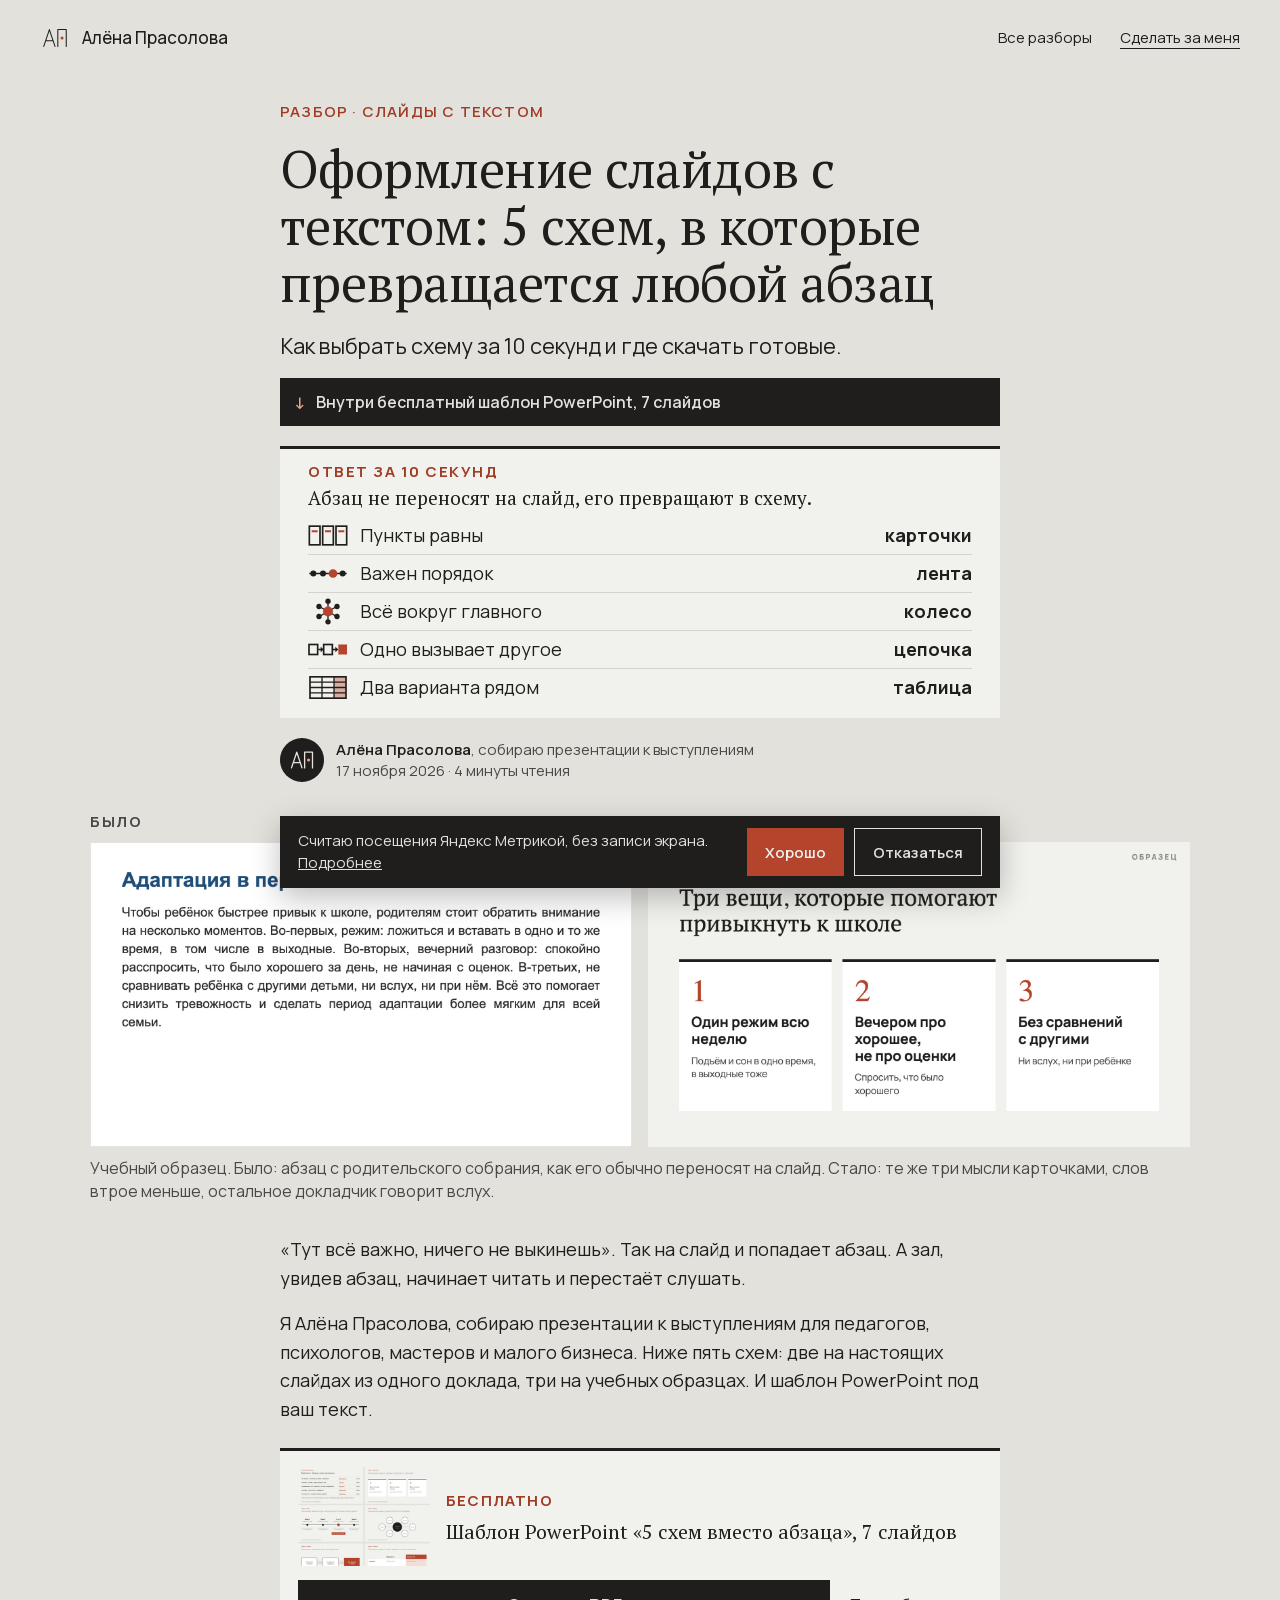
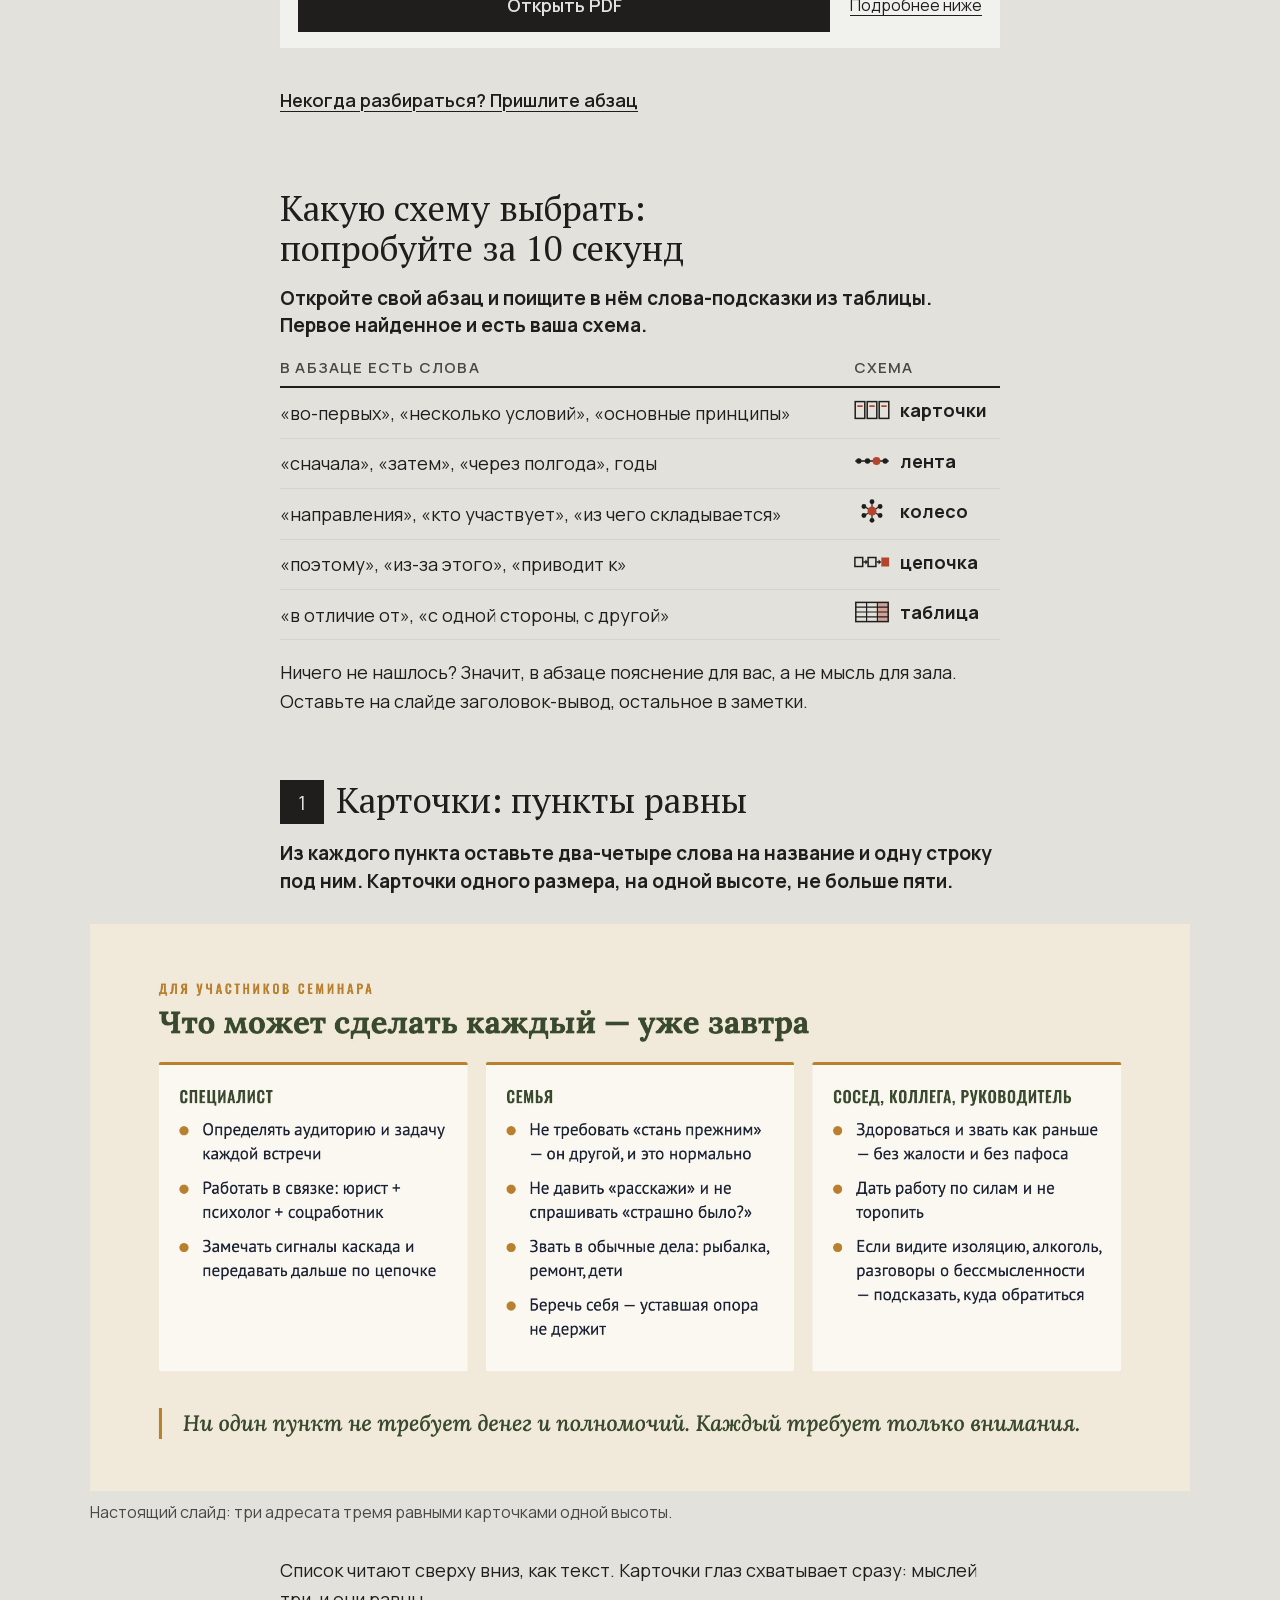
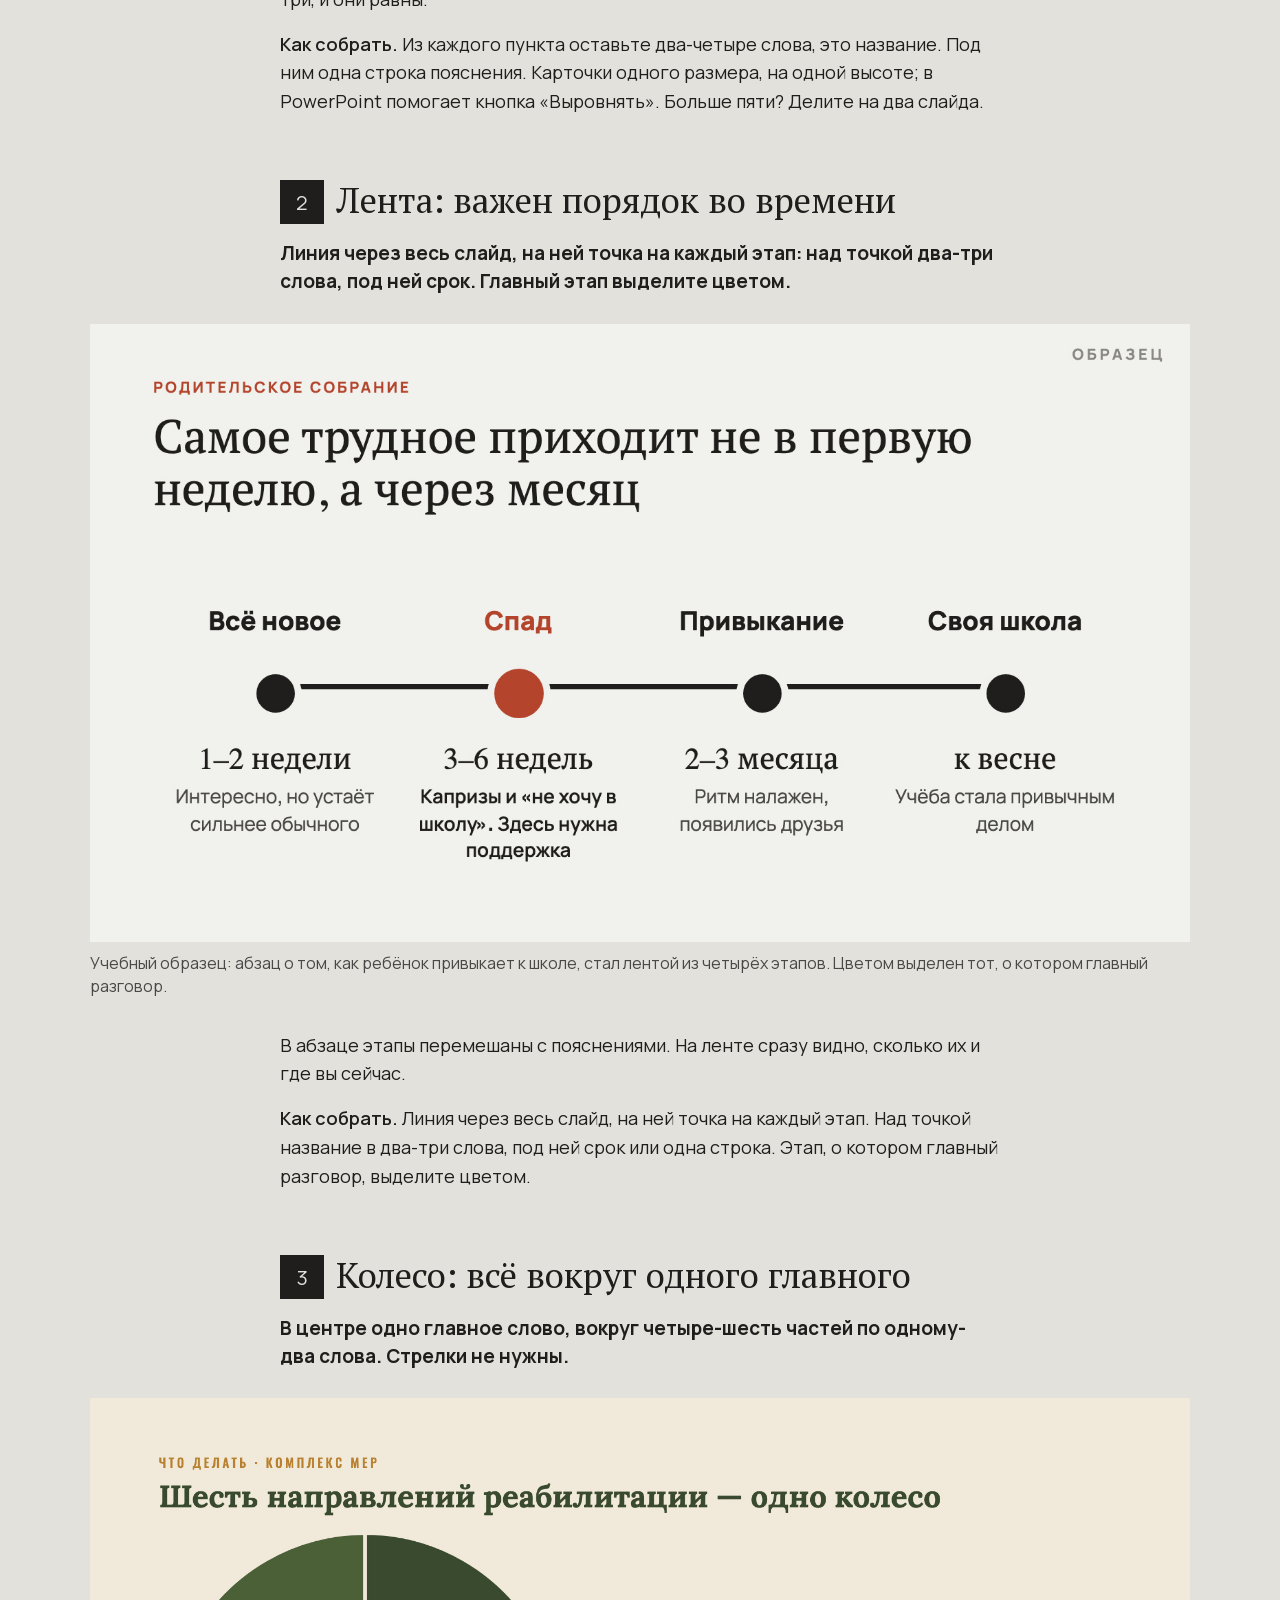
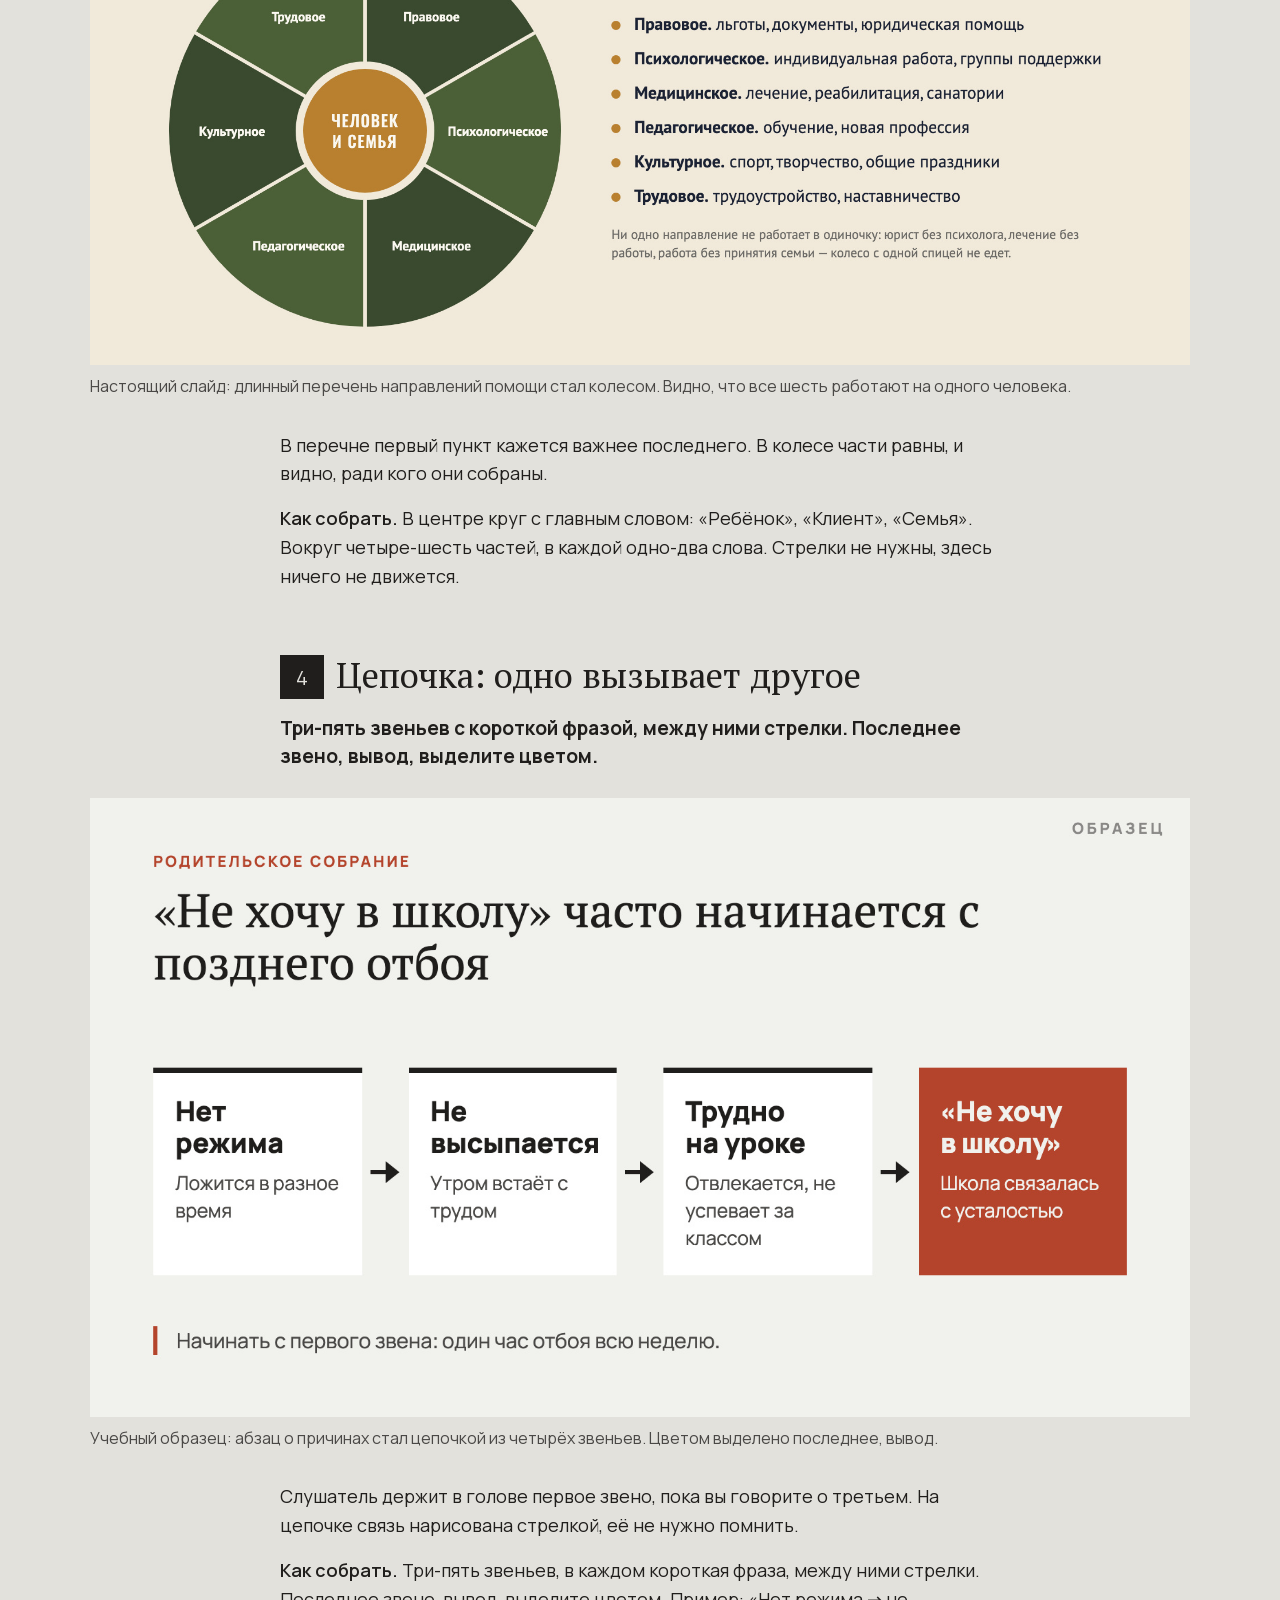
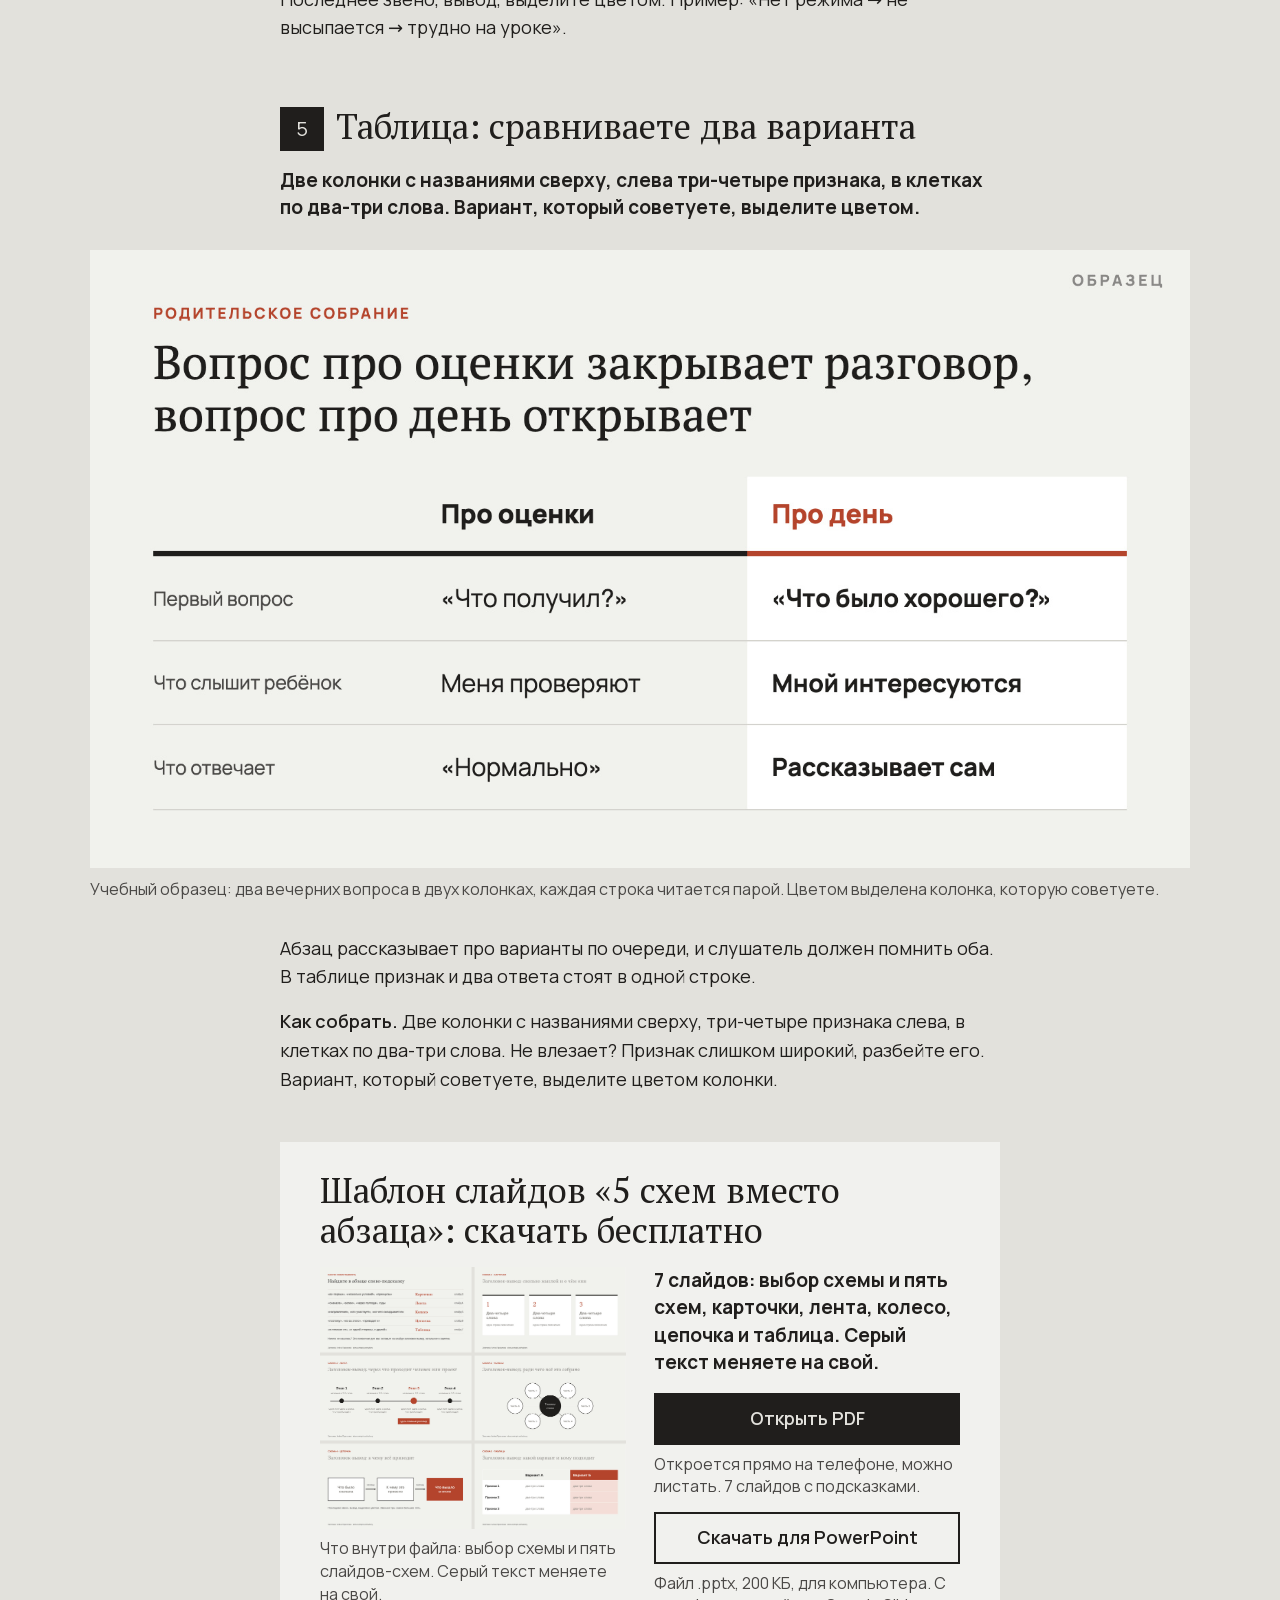
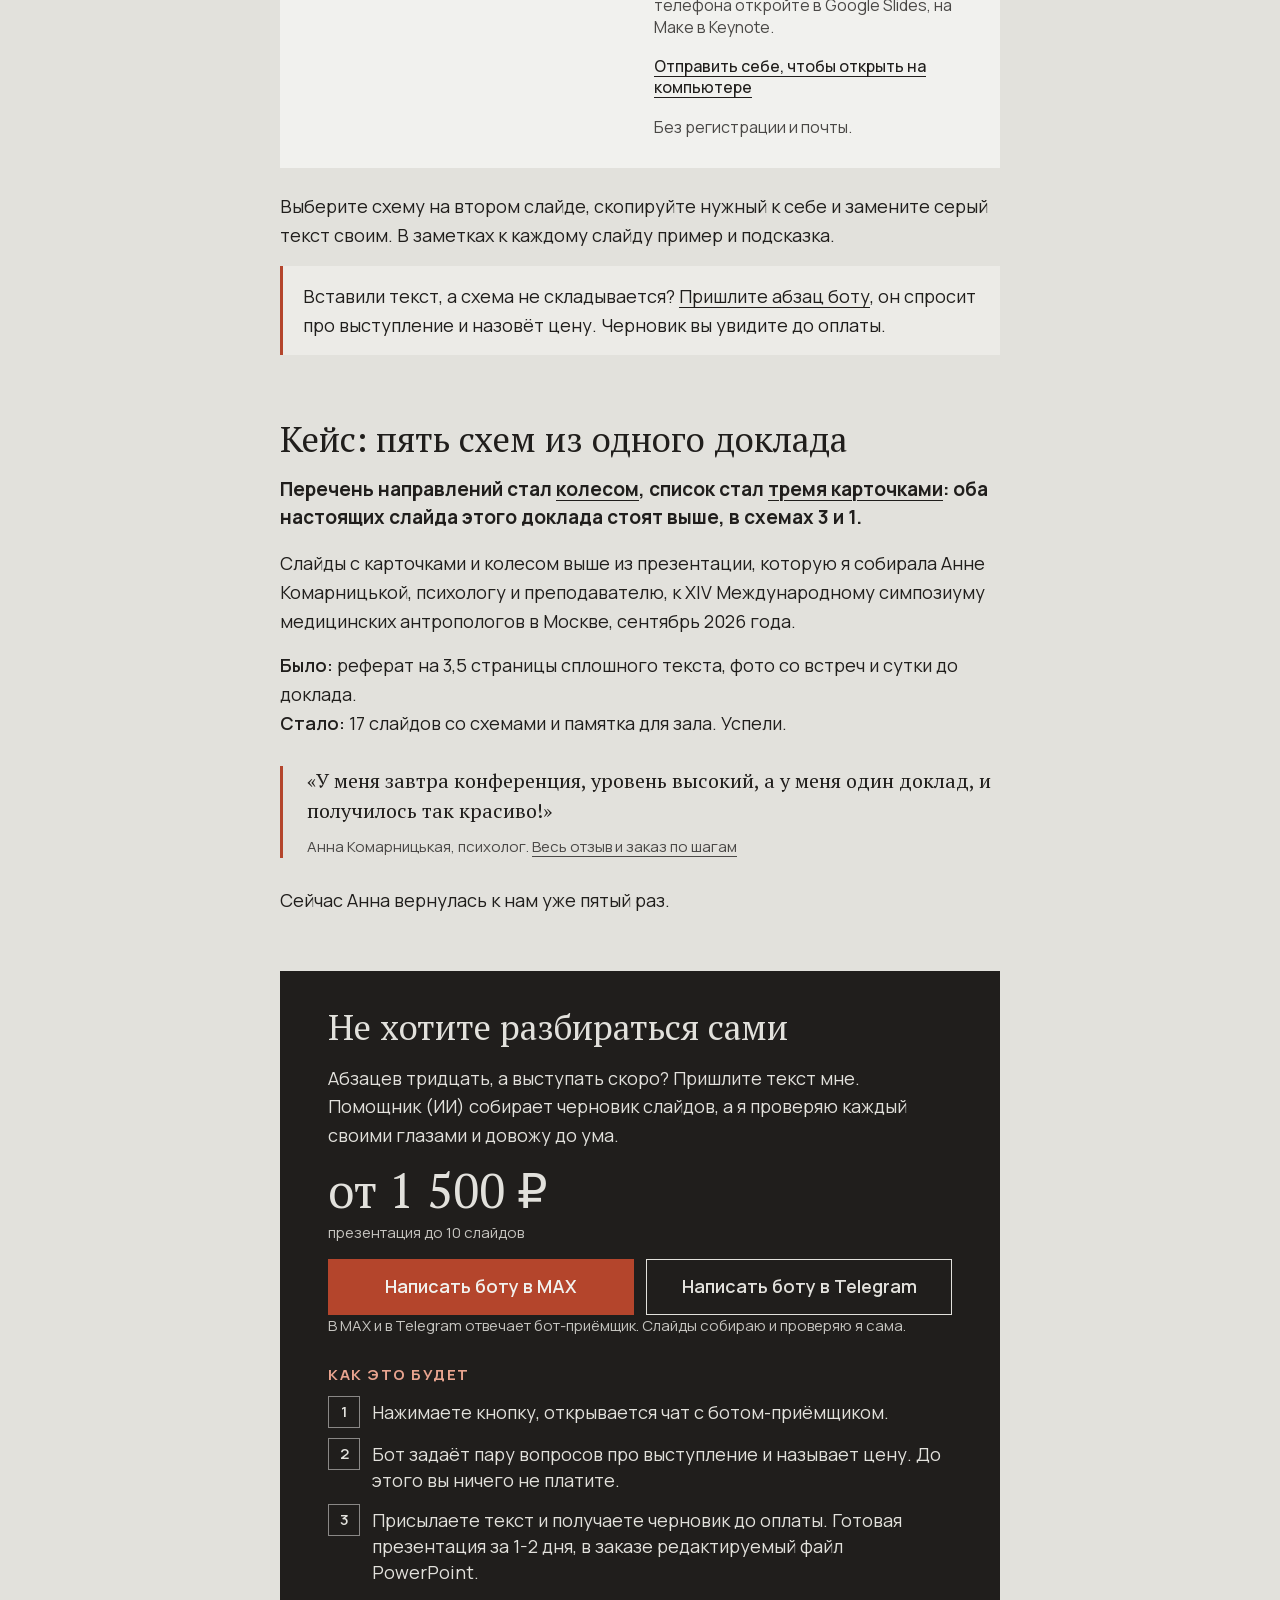
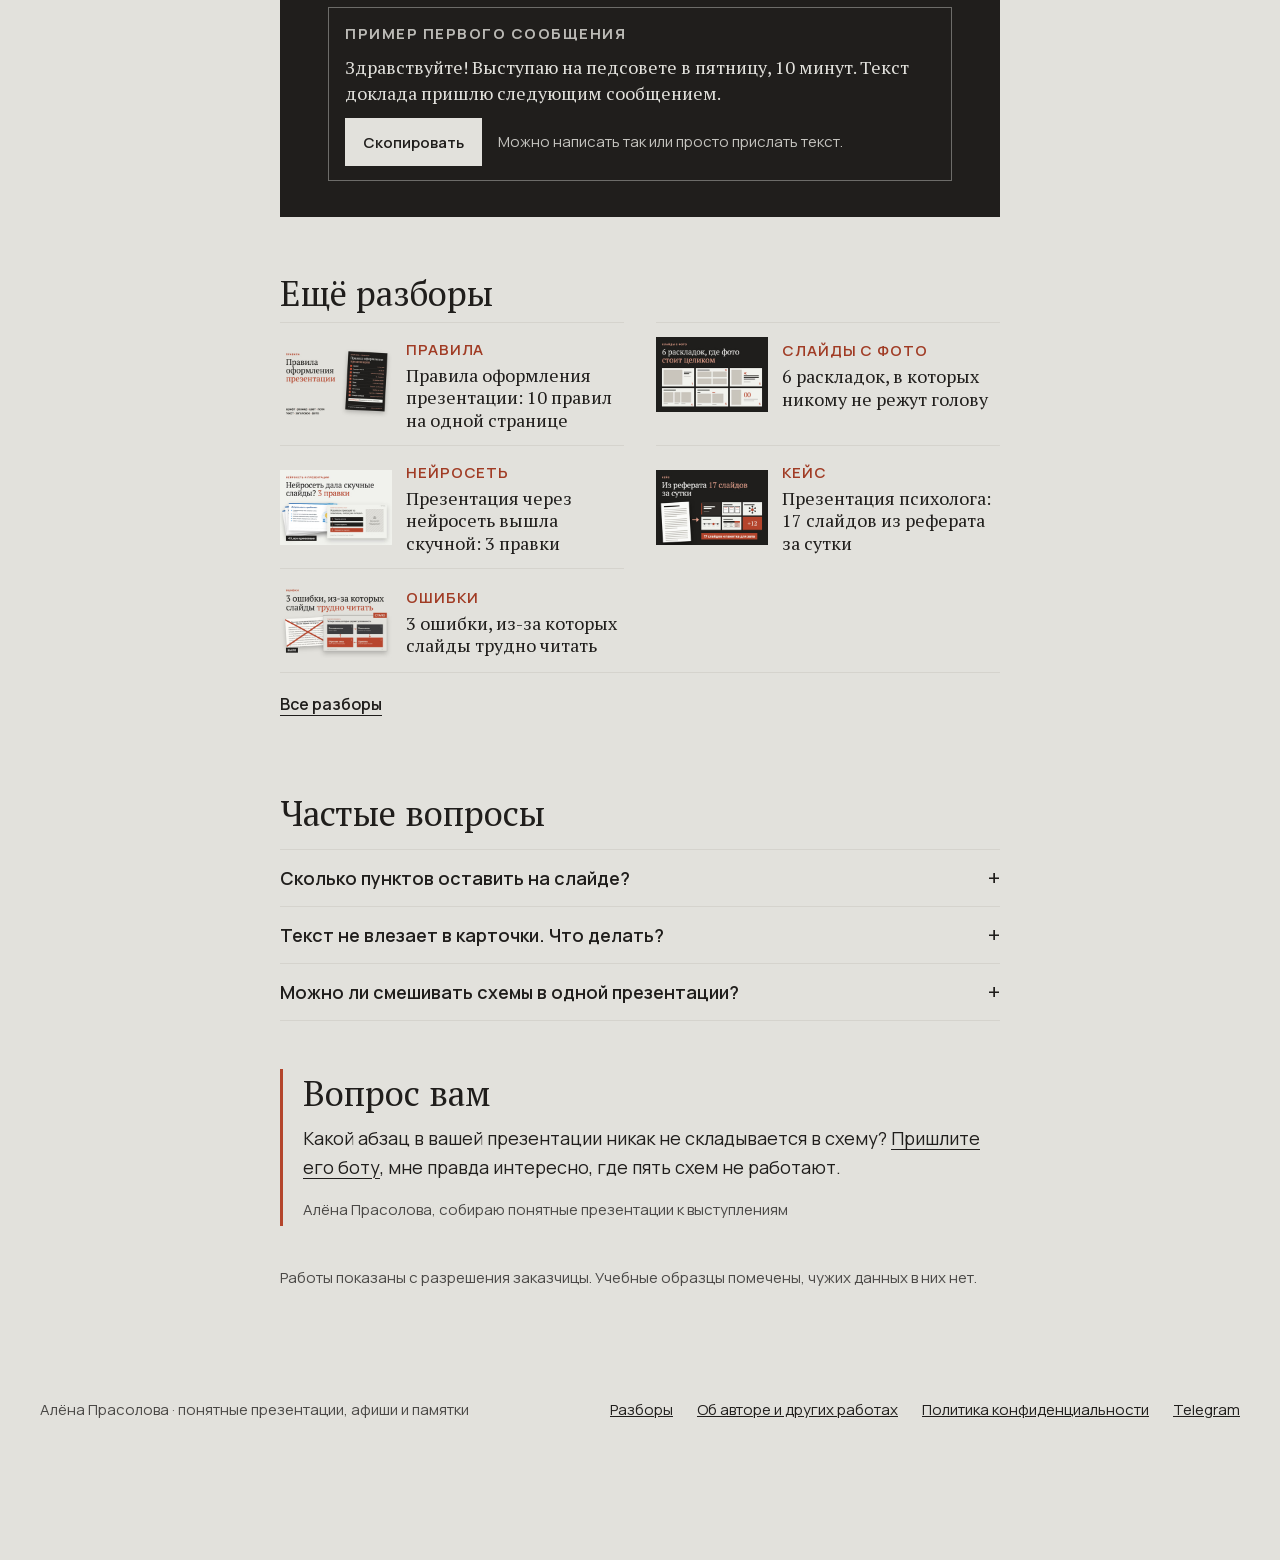
<file: razbory/5-shem-vmesto-abzaca/index.html>
<!doctype html>
<html lang="ru">
<head>
<meta charset="utf-8">
<meta name="p:domain_verify" content="39e795db5b29c30ba1756705ccda25e4">
<meta name="viewport" content="width=device-width, initial-scale=1">
<title>Шаблон слайдов с текстом: 5 схем вместо абзаца, PowerPoint</title>
<meta name="description" content="Как оформить слайд с текстом: 5 схем вместо абзаца, выбор за 10 секунд. Шаблон PowerPoint на 7 слайдов, скачать бесплатно, без регистрации.">
<link rel="canonical" href="https://alena.svetopis.art/razbory/5-shem-vmesto-abzaca/">
<link rel="icon" href="/assets/znak.svg" type="image/svg+xml">
<meta property="og:type" content="article">
<meta property="og:locale" content="ru_RU">
<meta property="og:site_name" content="Алёна Прасолова">
<meta property="og:title" content="Оформление слайдов с текстом: 5 схем вместо абзаца">
<meta property="og:description" content="Карточки, лента, колесо, цепочка и таблица: как выбрать схему за 10 секунд. Примеры слайдов и бесплатный шаблон PowerPoint на 7 слайдов.">
<meta property="og:url" content="https://alena.svetopis.art/razbory/5-shem-vmesto-abzaca/">
<meta property="og:image" content="https://alena.svetopis.art/razbory/5-shem-vmesto-abzaca/img/pin-1.jpg">
<meta property="og:image:width" content="1000">
<meta property="og:image:height" content="1500">
<meta property="article:published_time" content="2026-11-17">
<meta property="article:author" content="Алёна Прасолова">
<script type="application/ld+json">
{"@context":"https://schema.org","@type":"Article","headline":"Оформление слайдов с текстом: 5 схем, в которые превращается любой абзац","description":"Пять схем вместо абзаца на слайде: карточки, лента, колесо, цепочка, таблица. Выбор схемы за 10 секунд, примеры слайдов и бесплатный шаблон PowerPoint на 7 слайдов.","image":"https://alena.svetopis.art/razbory/5-shem-vmesto-abzaca/img/pin-1.jpg","datePublished":"2026-11-17","inLanguage":"ru","author":{"@type":"Person","name":"Алёна Прасолова","url":"https://alena.svetopis.art/"},"mainEntityOfPage":"https://alena.svetopis.art/razbory/5-shem-vmesto-abzaca/"}
</script>
<link rel="stylesheet" href="/razbory/razbor.css">
<style>
/* только для этой статьи; всё общее (шапка, первый экран, подарок, заказ, «Ещё разборы») живёт в razbor.css */
.ic{width:40px;height:27px;flex:none;color:var(--ink);--a:var(--accent)}
.podskazki{width:100%;border-collapse:collapse;margin:8px 0 18px;font-size:18px;line-height:1.35}
.podskazki th{text-align:left;font-size:15px;letter-spacing:.08em;text-transform:uppercase;color:var(--muted);font-weight:600;padding:0 10px 8px 0;border-bottom:2px solid var(--ink)}
.podskazki td{padding:10px 10px 10px 0;border-bottom:1px solid var(--surface-2);vertical-align:middle}
.podskazki td:last-child{padding-right:0;white-space:nowrap;font-weight:700}
.podskazki td:last-child span{display:inline-flex;align-items:center;gap:10px}
.podskazki .ic{width:36px;height:24px}
/* узкий телефон: таблица плотнее, чтобы пять строк были видны над плашкой при входе по якорю #vybor */
@media (max-width:380px){.podskazki{line-height:1.25}.podskazki td{padding:7px 8px 7px 0}}
.vopros{border-left:3px solid var(--accent);padding:4px 0 4px 20px;margin:48px 0 0}
.vopros h2{margin:0 0 10px}
/* строка-ответ сразу под заголовком раздела (посадка с пина по якорю) */
.st .otvet-s{font-weight:700;font-size:19px;line-height:1.45;margin:0 0 18px}
.dar .otvet-s{margin-bottom:16px}
</style>
</head>
<body>
<svg width="0" height="0" style="position:absolute" aria-hidden="true">
  <symbol id="i-kart" viewBox="0 0 120 80"><rect x="4" y="12" width="32" height="56" fill="none" stroke="currentColor" stroke-width="5"/><rect x="44" y="12" width="32" height="56" fill="none" stroke="currentColor" stroke-width="5"/><rect x="84" y="12" width="32" height="56" fill="none" stroke="currentColor" stroke-width="5"/><path d="M11 27h18M51 27h18M91 27h18" stroke="var(--a)" stroke-width="6"/></symbol>
  <symbol id="i-lenta" viewBox="0 0 120 80"><path d="M4 40H116" stroke="currentColor" stroke-width="5"/><circle cx="16" cy="40" r="9" fill="currentColor"/><circle cx="45" cy="40" r="9" fill="currentColor"/><circle cx="75" cy="40" r="13" fill="var(--a)"/><circle cx="104" cy="40" r="9" fill="currentColor"/></symbol>
  <symbol id="i-koleso" viewBox="0 0 120 80"><g stroke="currentColor" stroke-width="4"><path d="M60 40 60 10M60 40 86 25M60 40 86 55M60 40 60 70M60 40 34 55M60 40 34 25"/></g><g fill="currentColor"><circle cx="60" cy="9" r="8"/><circle cx="87" cy="25" r="8"/><circle cx="87" cy="55" r="8"/><circle cx="60" cy="71" r="8"/><circle cx="33" cy="55" r="8"/><circle cx="33" cy="25" r="8"/></g><circle cx="60" cy="40" r="15" fill="var(--a)"/></symbol>
  <symbol id="i-cep" viewBox="0 0 120 80"><rect x="3" y="25" width="26" height="30" fill="none" stroke="currentColor" stroke-width="5"/><rect x="47" y="25" width="26" height="30" fill="none" stroke="currentColor" stroke-width="5"/><rect x="91" y="25" width="26" height="30" fill="var(--a)"/><path d="M31 40h9M75 40h9" stroke="currentColor" stroke-width="5"/><path d="M38 32l9 8-9 8zM82 32l9 8-9 8z" fill="currentColor"/></symbol>
  <symbol id="i-tabl" viewBox="0 0 120 80"><rect x="78" y="8" width="36" height="64" fill="var(--a)" opacity=".4"/><rect x="6" y="8" width="108" height="64" fill="none" stroke="currentColor" stroke-width="5"/><path d="M42 8v64M78 8v64M6 24h108M6 40h108M6 56h108" stroke="currentColor" stroke-width="4"/></symbol>
</svg>

<header class="top">
  <a class="mark" href="/razbory/" aria-label="Алёна Прасолова, все разборы">
    <svg viewBox="0 0 64 64" fill="none" aria-hidden="true"><path d="M8 50 L20 14 L32 50 M13 38 H27" stroke="currentColor" stroke-width="2.2" stroke-linecap="round" stroke-linejoin="round"/><path d="M38 50 V14 H56 V50" stroke="currentColor" stroke-width="2.2" stroke-linecap="round" stroke-linejoin="round"/><circle cx="47" cy="32" r="3.2" fill="#B4452C"/></svg>
    <span class="mark__imya">Алёна Прасолова</span>
  </a>
  <nav class="top__nav" aria-label="Разделы">
    <a class="top__link top__link--vse" href="/razbory/">Все разборы</a>
    <a class="top__link" href="#zakaz">Сделать за меня</a>
  </nav>
</header>

<main class="st" data-razbor="5 схем вместо абзаца" data-podarok="Шаблон PowerPoint «5 схем вместо абзаца»" data-podarok-korotko="Шаблон" data-podarok-yakor="zagotovka">
  <p class="st__kicker"><a href="/razbory/">Разбор</a> · слайды с текстом</p>
  <h1 data-korotko="5 схем вместо абзаца">Оформление слайдов с текстом: 5 схем, в которые превращается любой абзац</h1>
  <p class="st__lead">Как выбрать схему за 10 секунд и где скачать готовые.</p>
  <a class="st__dar" href="#zagotovka">Внутри бесплатный шаблон PowerPoint, 7&nbsp;слайдов</a>

  <section class="otvet" aria-labelledby="otvet-h">
    <h2 id="otvet-h">Ответ за 10 секунд</h2>
    <p class="otvet__glav">Абзац не переносят на слайд, его превращают в схему.</p>
    <ul>
      <li><svg class="ic" aria-hidden="true"><use href="#i-kart"/></svg>Пункты равны<b>карточки</b></li>
      <li><svg class="ic" aria-hidden="true"><use href="#i-lenta"/></svg>Важен порядок<b>лента</b></li>
      <li><svg class="ic" aria-hidden="true"><use href="#i-koleso"/></svg>Всё вокруг главного<b>колесо</b></li>
      <li><svg class="ic" aria-hidden="true"><use href="#i-cep"/></svg>Одно вызывает другое<b>цепочка</b></li>
      <li><svg class="ic" aria-hidden="true"><use href="#i-tabl"/></svg>Два варианта рядом<b>таблица</b></li>
    </ul>
  </section>

  <p class="st__avtor">
    <span class="st__avtor-znak" aria-hidden="true"><svg viewBox="0 0 64 64" fill="none"><path d="M8 50 L20 14 L32 50 M13 38 H27" stroke="currentColor" stroke-width="3" stroke-linecap="round" stroke-linejoin="round"/><path d="M38 50 V14 H56 V50" stroke="currentColor" stroke-width="3" stroke-linecap="round" stroke-linejoin="round"/><circle cx="47" cy="32" r="3.6" fill="#E9A48F"/></svg></span>
    <span><b>Алёна Прасолова</b>, собираю презентации к выступлениям<br>17 ноября 2026 · 4 минуты чтения</span>
  </p>

  <figure class="fig fig--wide" id="bylo-stalo">
    <div class="bs">
      <div><span class="bs__label bs__label--do">Было</span><img src="img/obrazec-bylo.jpg" width="1600" height="900" data-pin-description="Оформление слайдов с текстом: не копируйте абзац на слайд. Тот же смысл тремя карточками, 5 схем вместо абзаца." alt="Учебный образец: слайд «Адаптация в первом классе» со сплошным абзацем про режим, вечерний разговор и сравнения"></div>
      <div><span class="bs__label bs__label--posle">Стало</span><img src="img/obrazec-stalo.jpg" width="1600" height="900" data-pin-description="Слайд с пунктами: заголовок-вывод и три равные карточки вместо абзаца. Оформление слайдов с текстом без дизайнера." alt="Тот же смысл тремя карточками: один режим всю неделю, вечером про хорошее, не про оценки, без сравнений с другими"></div>
    </div>
    <figcaption>Учебный образец. Было: абзац с родительского собрания, как его обычно переносят на слайд. Стало: те же три мысли карточками, слов втрое меньше, остальное докладчик говорит вслух.</figcaption>
  </figure>

  <p>«Тут всё важно, ничего не выкинешь». Так на слайд и попадает абзац. А зал, увидев абзац, начинает читать и перестаёт слушать.</p>
  <p>Я Алёна Прасолова, собираю презентации к выступлениям для педагогов, психологов, мастеров и малого бизнеса. Ниже пять схем: две на настоящих слайдах из одного доклада, три на учебных образцах. И шаблон PowerPoint под ваш текст.</p>
  <aside class="darm" aria-label="Подарок к статье">
    <img class="darm__img" src="img/zagotovka-prevyu-m.jpg" width="400" height="300" loading="lazy" alt="">
    <p class="darm__rub">Бесплатно</p>
    <p class="darm__t">Шаблон PowerPoint «5&nbsp;схем вместо абзаца», 7&nbsp;слайдов</p>
    <div class="darm__kn">
      <a class="kn kn--glav" href="fayly/5-shem-vmesto-abzaca.pdf" data-dar="pdf">Открыть PDF</a>
      <a class="darm__esche" href="#zagotovka">Подробнее ниже</a>
    </div>
    <p class="dar__posle" hidden>PDF открывается в этой же вкладке, вернуться к статье: кнопка «Назад». Если файл скачался, он в загрузках. Ничего не произошло? Откройте эту страницу в обычном браузере: меню с тремя точками, пункт «Открыть в браузере».</p>
  </aside>
  <a class="st__zakaz" href="#zakaz">Некогда разбираться? Пришлите абзац</a>

  <h2 id="vybor">Какую схему выбрать: попробуйте за 10 секунд</h2>
  <p class="otvet-s">Откройте свой абзац и поищите в нём слова-подсказки из таблицы. Первое найденное и есть ваша схема.</p>
  <table class="podskazki">
    <thead><tr><th>В абзаце есть слова</th><th>Схема</th></tr></thead>
    <tbody>
      <tr><td>«во-первых», «несколько условий», «основные принципы»</td><td><span><svg class="ic" aria-hidden="true"><use href="#i-kart"/></svg>карточки</span></td></tr>
      <tr><td>«сначала», «затем», «через полгода», годы</td><td><span><svg class="ic" aria-hidden="true"><use href="#i-lenta"/></svg>лента</span></td></tr>
      <tr><td>«направления», «кто участвует», «из чего складывается»</td><td><span><svg class="ic" aria-hidden="true"><use href="#i-koleso"/></svg>колесо</span></td></tr>
      <tr><td>«поэтому», «из-за этого», «приводит к»</td><td><span><svg class="ic" aria-hidden="true"><use href="#i-cep"/></svg>цепочка</span></td></tr>
      <tr><td>«в отличие от», «с одной стороны, с другой»</td><td><span><svg class="ic" aria-hidden="true"><use href="#i-tabl"/></svg>таблица</span></td></tr>
    </tbody>
  </table>
  <p>Ничего не нашлось? Значит, в абзаце пояснение для вас, а не мысль для зала. Оставьте на слайде заголовок-вывод, остальное в заметки.</p>

  <h2 id="kartochki"><span class="num">1</span>Карточки: пункты равны</h2>
  <p class="otvet-s">Из каждого пункта оставьте два-четыре слова на название и одну строку под ним. Карточки одного размера, на одной высоте, не больше пяти.</p>
  <figure class="fig fig--wide">
    <img src="img/anna-slajd-16-kartochki.jpg" width="1920" height="990" loading="lazy" alt="Слайд «Что может сделать каждый, уже завтра»: три карточки одного размера, специалист, семья, сосед, коллега, руководитель">
    <figcaption>Настоящий слайд: три адресата тремя равными карточками одной высоты.</figcaption>
  </figure>
  <p>Список читают сверху вниз, как текст. Карточки глаз схватывает сразу: мыслей три, и они равны.</p>
  <p><strong>Как собрать.</strong> Из каждого пункта оставьте два-четыре слова, это название. Под ним одна строка пояснения. Карточки одного размера, на одной высоте; в PowerPoint помогает кнопка «Выровнять». Больше пяти? Делите на два слайда.</p>

  <h2 id="lenta"><span class="num">2</span>Лента: важен порядок во времени</h2>
  <p class="otvet-s">Линия через весь слайд, на ней точка на каждый этап: над точкой два-три слова, под ней срок. Главный этап выделите цветом.</p>
  <figure class="fig fig--wide">
    <img src="img/obrazec-lenta.jpg" width="1600" height="900" loading="lazy" data-pin-description="Абзац стал лентой: четыре этапа на линии времени, главный выделен цветом. Учебный образец, оформление слайдов с текстом." alt="Учебный образец: слайд «Самое трудное приходит не в первую неделю, а через месяц», четыре этапа привыкания к школе на линии времени, этап «Спад» выделен цветом">
    <figcaption>Учебный образец: абзац о том, как ребёнок привыкает к школе, стал лентой из четырёх этапов. Цветом выделен тот, о котором главный разговор.</figcaption>
  </figure>
  <p>В абзаце этапы перемешаны с пояснениями. На ленте сразу видно, сколько их и где вы сейчас.</p>
  <p><strong>Как собрать.</strong> Линия через весь слайд, на ней точка на каждый этап. Над точкой название в два-три слова, под ней срок или одна строка. Этап, о котором главный разговор, выделите цветом.</p>

  <h2 id="koleso"><span class="num">3</span>Колесо: всё вокруг одного главного</h2>
  <p class="otvet-s">В центре одно главное слово, вокруг четыре-шесть частей по одному-два слова. Стрелки не нужны.</p>
  <figure class="fig fig--wide">
    <img src="img/anna-slajd-08-koleso.jpg" width="1920" height="990" loading="lazy" data-pin-description="Перечень стал колесом: шесть направлений вокруг главного. Настоящий слайд доклада, схема вместо абзаца." alt="Слайд «Шесть направлений реабилитации, одно колесо»: шесть секторов вокруг слов человек и семья">
    <figcaption>Настоящий слайд: длинный перечень направлений помощи стал колесом. Видно, что все шесть работают на одного человека.</figcaption>
  </figure>
  <p>В перечне первый пункт кажется важнее последнего. В колесе части равны, и видно, ради кого они собраны.</p>
  <p><strong>Как собрать.</strong> В центре круг с главным словом: «Ребёнок», «Клиент», «Семья». Вокруг четыре-шесть частей, в каждой одно-два слова. Стрелки не нужны, здесь ничего не движется.</p>

  <h2 id="cepochka"><span class="num">4</span>Цепочка: одно вызывает другое</h2>
  <p class="otvet-s">Три-пять звеньев с короткой фразой, между ними стрелки. Последнее звено, вывод, выделите цветом.</p>
  <figure class="fig fig--wide">
    <img src="img/obrazec-cepochka.jpg" width="1600" height="900" loading="lazy" data-pin-description="Абзац стал цепочкой: четыре звена со стрелками, вывод выделен цветом. Учебный образец, оформление слайдов с текстом." alt="Учебный образец: слайд «Не хочу в школу часто начинается с позднего отбоя», четыре звена со стрелками: нет режима, не высыпается, трудно на уроке, не хочу в школу. Последнее звено выделено цветом">
    <figcaption>Учебный образец: абзац о причинах стал цепочкой из четырёх звеньев. Цветом выделено последнее, вывод.</figcaption>
  </figure>
  <p>Слушатель держит в голове первое звено, пока вы говорите о третьем. На цепочке связь нарисована стрелкой, её не нужно помнить.</p>
  <p><strong>Как собрать.</strong> Три-пять звеньев, в каждом короткая фраза, между ними стрелки. Последнее звено, вывод, выделите цветом. Пример: «Нет режима → не высыпается → трудно на уроке».</p>

  <h2 id="tablica"><span class="num">5</span>Таблица: сравниваете два варианта</h2>
  <p class="otvet-s">Две колонки с названиями сверху, слева три-четыре признака, в клетках по два-три слова. Вариант, который советуете, выделите цветом.</p>
  <figure class="fig fig--wide">
    <img src="img/obrazec-tablica.jpg" width="1600" height="900" loading="lazy" data-pin-description="Абзац стал таблицей: два варианта в колонках, три признака в строках, нужная колонка выделена цветом. Учебный образец." alt="Учебный образец: слайд «Вопрос про оценки закрывает разговор, вопрос про день открывает», таблица из двух колонок «Про оценки» и «Про день» и трёх строк, колонка «Про день» выделена">
    <figcaption>Учебный образец: два вечерних вопроса в двух колонках, каждая строка читается парой. Цветом выделена колонка, которую советуете.</figcaption>
  </figure>
  <p>Абзац рассказывает про варианты по очереди, и слушатель должен помнить оба. В таблице признак и два ответа стоят в одной строке.</p>
  <p><strong>Как собрать.</strong> Две колонки с названиями сверху, три-четыре признака слева, в клетках по два-три слова. Не влезает? Признак слишком широкий, разбейте его. Вариант, который советуете, выделите цветом колонки.</p>

  <section class="dar" id="zagotovka">
    <h2>Шаблон слайдов «5 схем вместо абзаца»: скачать бесплатно</h2>
    <p class="otvet-s">7 слайдов: выбор схемы и пять схем, карточки, лента, колесо, цепочка и таблица. Серый текст меняете на свой.</p>
    <figure class="dar__prevyu">
      <img src="img/zagotovka-prevyu.jpg" width="1600" height="1370" loading="lazy" data-pin-description="Бесплатный шаблон PowerPoint: 5 схем для слайдов с текстом. Карточки, лента, колесо, цепочка, таблица." alt="Шесть слайдов шаблона: выбор схемы, карточки, лента, колесо, цепочка и таблица с серым текстом под замену">
      <figcaption>Что внутри файла: выбор схемы и пять слайдов-схем. Серый текст меняете на свой.</figcaption>
    </figure>
    <div class="dar__kn">
      <div>
        <a class="kn kn--glav" href="fayly/5-shem-vmesto-abzaca.pdf" data-dar="pdf">Открыть PDF</a>
        <p class="dar__pod">Откроется прямо на телефоне, можно листать. 7 слайдов с подсказками.</p>
      </div>
      <div>
        <a class="kn kn--kontur" href="fayly/5-shem-vmesto-abzaca.pptx" download data-dar="pptx">Скачать для PowerPoint</a>
        <p class="dar__pod">Файл .pptx, 200 КБ, для компьютера. С телефона откройте в Google Slides, на Маке в Keynote.</p>
      </div>
      <p class="dar__posle" hidden>PDF открывается в этой же вкладке, вернуться к статье: кнопка «Назад». Если файл скачался, он в загрузках. Ничего не произошло? Откройте эту страницу в обычном браузере: меню с тремя точками, пункт «Открыть в браузере».</p>
      <button class="dar__sebe" type="button" hidden>Отправить себе, чтобы открыть на компьютере</button>
    </div>
    <p class="dar__bez">Без регистрации и почты.</p>
  </section>
  <p>Выберите схему на втором слайде, скопируйте нужный к себе и замените серый текст своим. В заметках к каждому слайду пример и подсказка.</p>
  <p class="most">Вставили текст, а схема не складывается? <a href="#zakaz">Пришлите абзац боту</a>, он спросит про выступление и назовёт цену. Черновик вы увидите до оплаты.</p>

  <h2 id="keys">Кейс: пять схем из одного доклада</h2>
  <p class="otvet-s">Перечень направлений стал <a href="#koleso">колесом</a>, список стал <a href="#kartochki">тремя карточками</a>: оба настоящих слайда этого доклада стоят выше, в схемах 3 и 1.</p>
  <p>Слайды с карточками и колесом выше из презентации, которую я собирала Анне Комарницькой, психологу и преподавателю, к XIV Международному симпозиуму медицинских антропологов в Москве, сентябрь 2026 года.</p>
  <p><strong>Было:</strong> реферат на 3,5 страницы сплошного текста, фото со встреч и сутки до доклада.<br><strong>Стало:</strong> 17 слайдов со схемами и памятка для зала. Успели.</p>
  <blockquote class="quote">«У меня завтра конференция, уровень высокий, а у меня один доклад, и получилось так красиво!»<footer>Анна Комарницькая, психолог.<span data-esli="prezentaciya-psihologa"> <a href="/razbory/prezentaciya-psihologa/#keys">Весь отзыв и заказ по шагам</a></span></footer></blockquote>
  <p>Сейчас Анна вернулась к нам уже пятый раз.</p>

  <section class="order" id="zakaz">
    <h2>Не хотите разбираться сами</h2>
    <p>Абзацев тридцать, а выступать скоро? Пришлите текст мне. Помощник (ИИ) собирает черновик слайдов, а я проверяю каждый своими глазами и довожу до ума.</p>
    <p class="order__price">от 1 500 ₽ <small>презентация до 10 слайдов</small></p>
    <div class="order__kn">
      <a class="btn" id="max-btn" href="https://max.ru/se14170446_1_bot?start=pin_5shem">Написать боту в MAX</a>
      <a class="btn btn--tg" id="tg-btn" href="https://t.me/alena_pomoshchnik_bot?start=pin_5shem">Написать боту в Telegram</a>
    </div>
    <p class="order__small">В MAX и в Telegram отвечает бот-приёмщик. Слайды собираю и проверяю я сама.</p>
    <h3 class="order__h">Как это будет</h3>
    <ol class="order__shagi">
      <li>Нажимаете кнопку, открывается чат с ботом-приёмщиком.</li>
      <li>Бот задаёт пару вопросов про выступление и называет цену. До этого вы ничего не платите.</li>
      <li>Присылаете текст и получаете черновик до оплаты. Готовая презентация за 1-2 дня, в заказе редактируемый файл PowerPoint.</li>
    </ol>
    <div class="order__primer">
      <p class="order__primer-t">Пример первого сообщения</p>
      <p class="order__primer-s" id="primer">Здравствуйте! Выступаю на педсовете в пятницу, 10 минут. Текст доклада пришлю следующим сообщением.</p>
      <p class="order__primer-n"><button class="order__kop" type="button" data-kop="#primer">Скопировать</button> <span>Можно написать так или просто прислать текст.</span></p>
    </div>
  </section>

  <nav class="eshche" aria-labelledby="eshche-h">
    <h2 id="eshche-h">Ещё разборы</h2>
    <ul>
      <li><a href="/razbory/pravila-oformleniya-prezentacii/"><img src="/razbory/oblozhki/pravila-oformleniya-m.jpg" width="336" height="224" loading="lazy" alt=""><span class="eshche__t"><span class="eshche__rub">Правила</span>Правила оформления презентации: 10 правил на одной странице</span></a></li>
      <li><a href="/razbory/slaydy-s-foto/"><img src="/razbory/oblozhki/slaydy-s-foto-m.jpg" width="336" height="224" loading="lazy" alt=""><span class="eshche__t"><span class="eshche__rub">Слайды с фото</span>6 раскладок, в которых никому не режут голову</span></a></li>
      <li><a href="/razbory/prezentaciya-v-neyroseti/"><img src="/razbory/oblozhki/prezentaciya-v-neyroseti-m.jpg" width="336" height="224" loading="lazy" alt=""><span class="eshche__t"><span class="eshche__rub">Нейросеть</span>Презентация через нейросеть вышла скучной: 3 правки</span></a></li>
      <li><a href="/razbory/prezentaciya-psihologa/"><img src="/razbory/oblozhki/prezentaciya-psihologa-m.jpg" width="336" height="224" loading="lazy" alt=""><span class="eshche__t"><span class="eshche__rub">Кейс</span>Презентация психолога: 17 слайдов из реферата за сутки</span></a></li>
      <li><a href="/razbory/3-oshibki-slaydov/"><img src="/razbory/oblozhki/3-oshibki-slaydov-m.jpg" width="336" height="224" loading="lazy" alt=""><span class="eshche__t"><span class="eshche__rub">Ошибки</span>3 ошибки, из-за которых слайды трудно читать</span></a></li>
    </ul>
    <a class="eshche__vse" href="/razbory/">Все разборы</a>
  </nav>

  <section class="faq">
    <h2>Частые вопросы</h2>
    <details><summary>Сколько пунктов оставить на слайде?</summary><p>Три-пять. Больше обычно значит две мысли: разделите на два слайда. Слайды ничего не стоят, а внимание зала стоит.</p></details>
    <details><summary>Текст не влезает в карточки. Что делать?</summary><p>Значит, в карточке объяснение, а не название. Оставьте два-четыре слова, объяснение уберите в заметки и скажите вслух.</p></details>
    <details><summary>Можно ли смешивать схемы в одной презентации?</summary><p>Нужно. Пятнадцать карточек подряд утомляют так же, как пятнадцать списков. Хорошо, когда подряд не больше двух слайдов одного вида.</p></details>
  </section>

  <section class="vopros">
    <h2>Вопрос вам</h2>
    <p>Какой абзац в вашей презентации никак не складывается в схему? <a href="#zakaz">Пришлите его боту</a>, мне правда интересно, где пять схем не работают.</p>
    <p class="st__meta" style="margin:0">Алёна Прасолова, собираю понятные презентации к выступлениям</p>
  </section>

  <p class="st__meta" style="margin-top:40px">Работы показаны с разрешения заказчицы. Учебные образцы помечены, чужих данных в них нет.</p>
</main>
<script>
/* какой пин привёл: utm_content из адреса дописываем к метке бота (ничего не сохраняем и никуда не отправляем) */
(function(){try{var c=new URLSearchParams(location.search).get("utm_content");if(!c)return;c=c.toLowerCase().replace(/[^a-z0-9]/g,"_").slice(0,18);var a=document.getElementById("max-btn");if(a&&c)a.href="https://max.ru/se14170446_1_bot?start=pin_5shem_"+c;var t=document.getElementById("tg-btn");if(t&&c)t.href="https://t.me/alena_pomoshchnik_bot?start=pin_5shem_"+c;}catch(e){}})();
</script>

<footer class="foot">
  <span>Алёна Прасолова · понятные презентации, афиши и памятки</span>
  <nav><a href="/razbory/">Разборы</a><a href="/">Об авторе и других работах</a><a href="/privacy/">Политика конфиденциальности</a><a href="https://t.me/alenaprasol">Telegram</a></nav>
</footer>
<script src="/razbory/razbor.js" defer></script>
<script src="/razbory/metrika.js" defer></script>
</body>
</html>
</file>
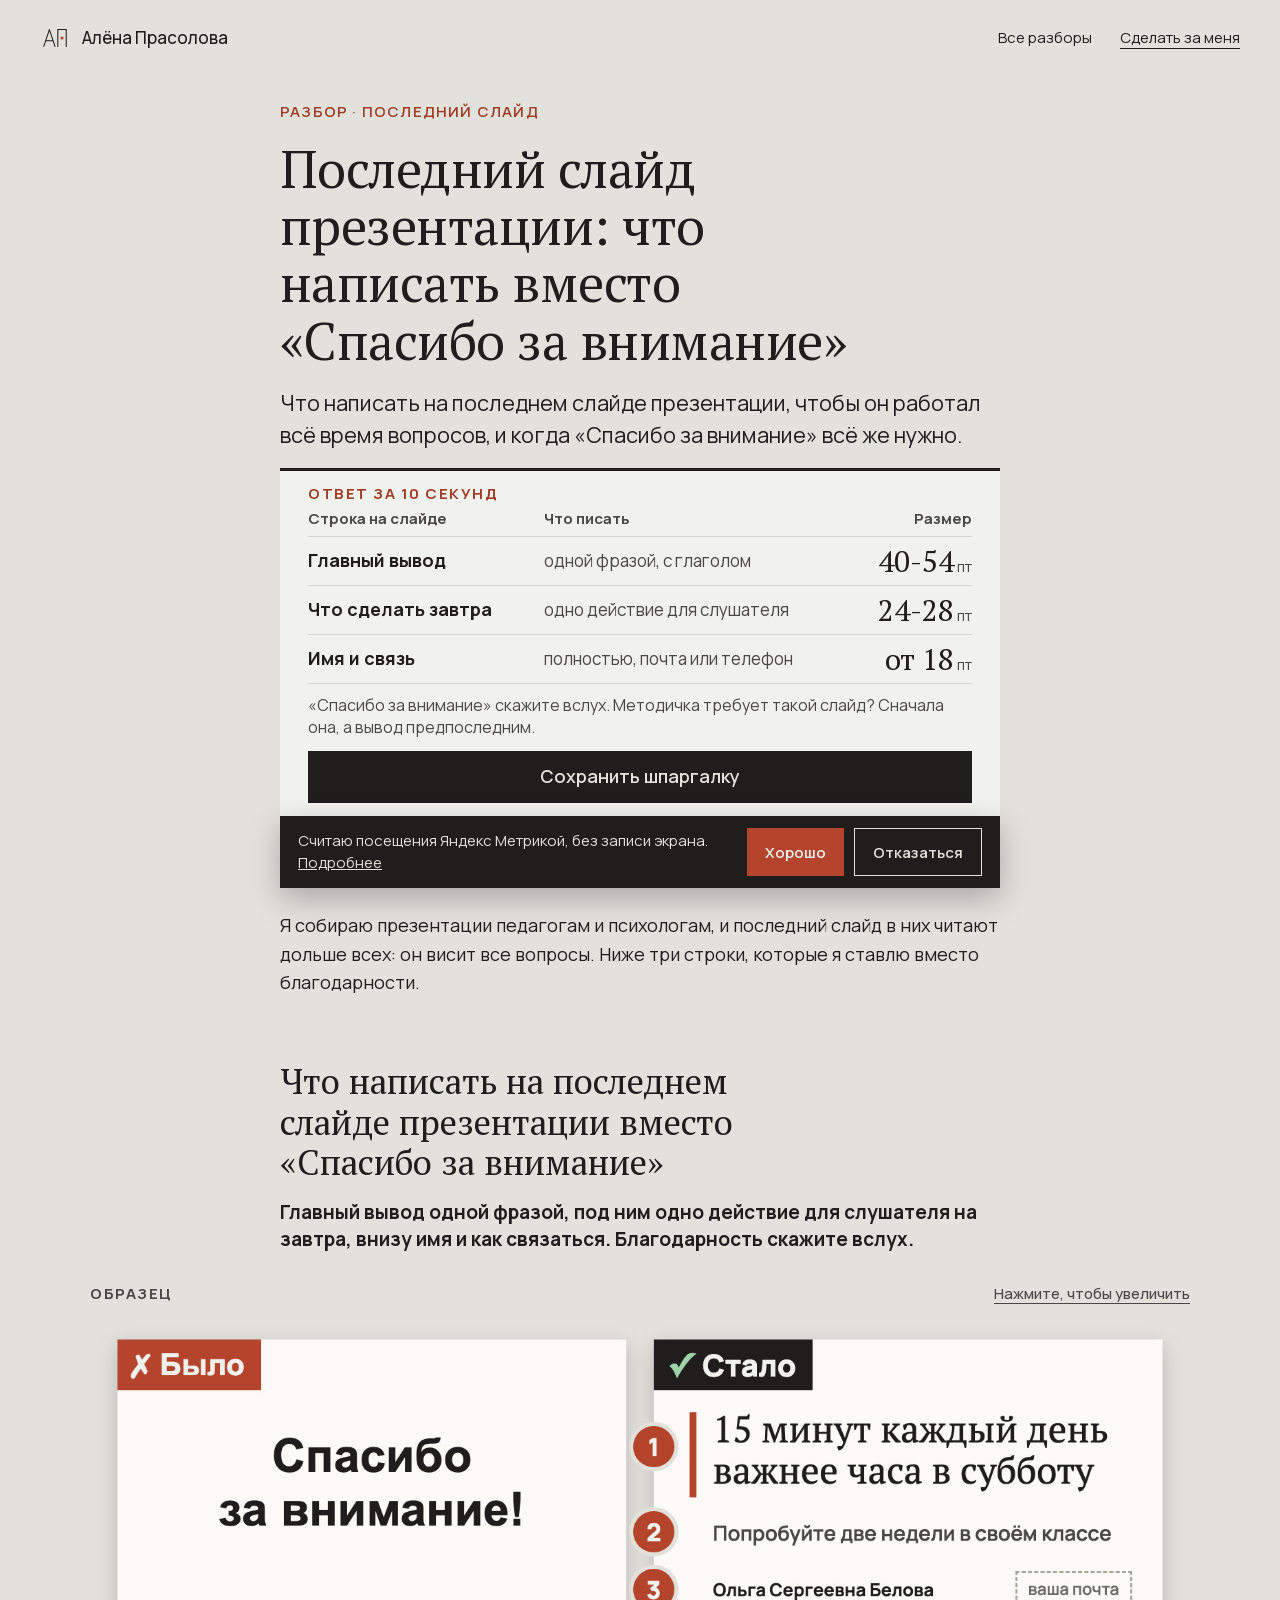
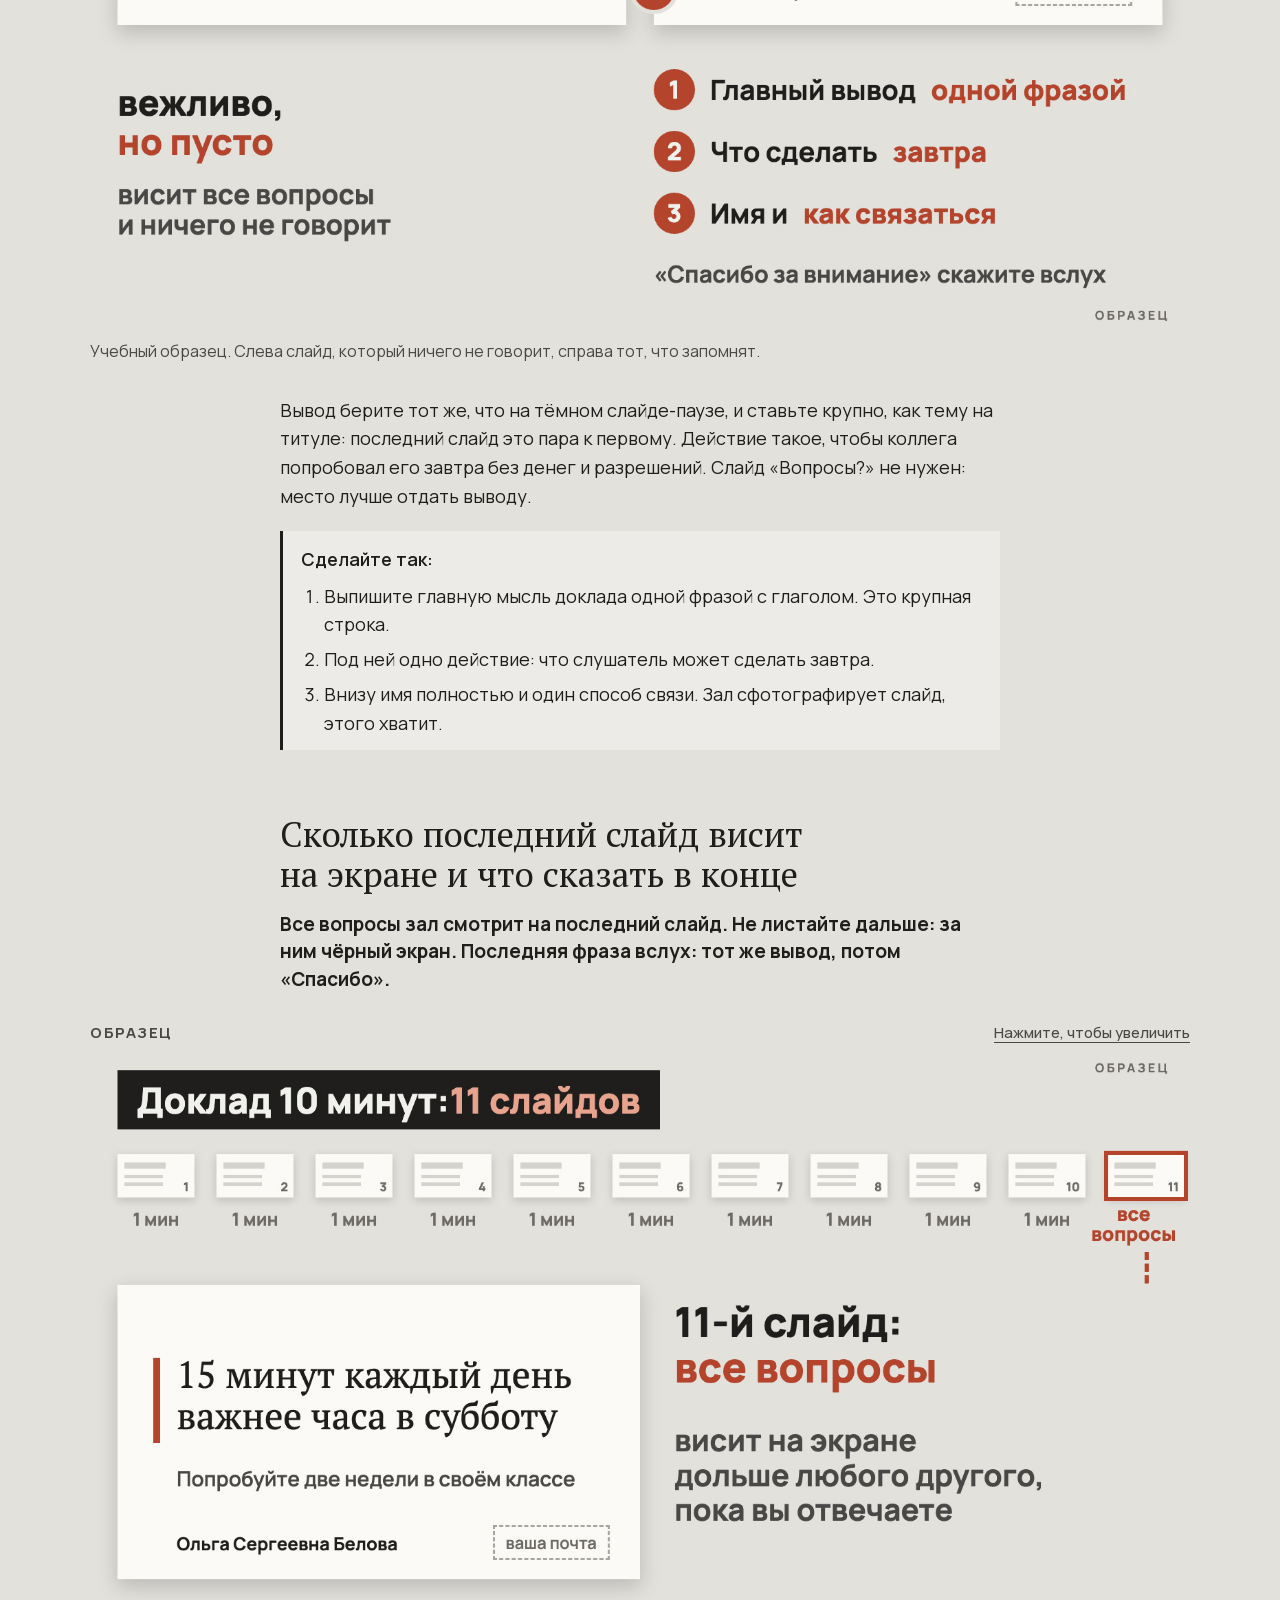
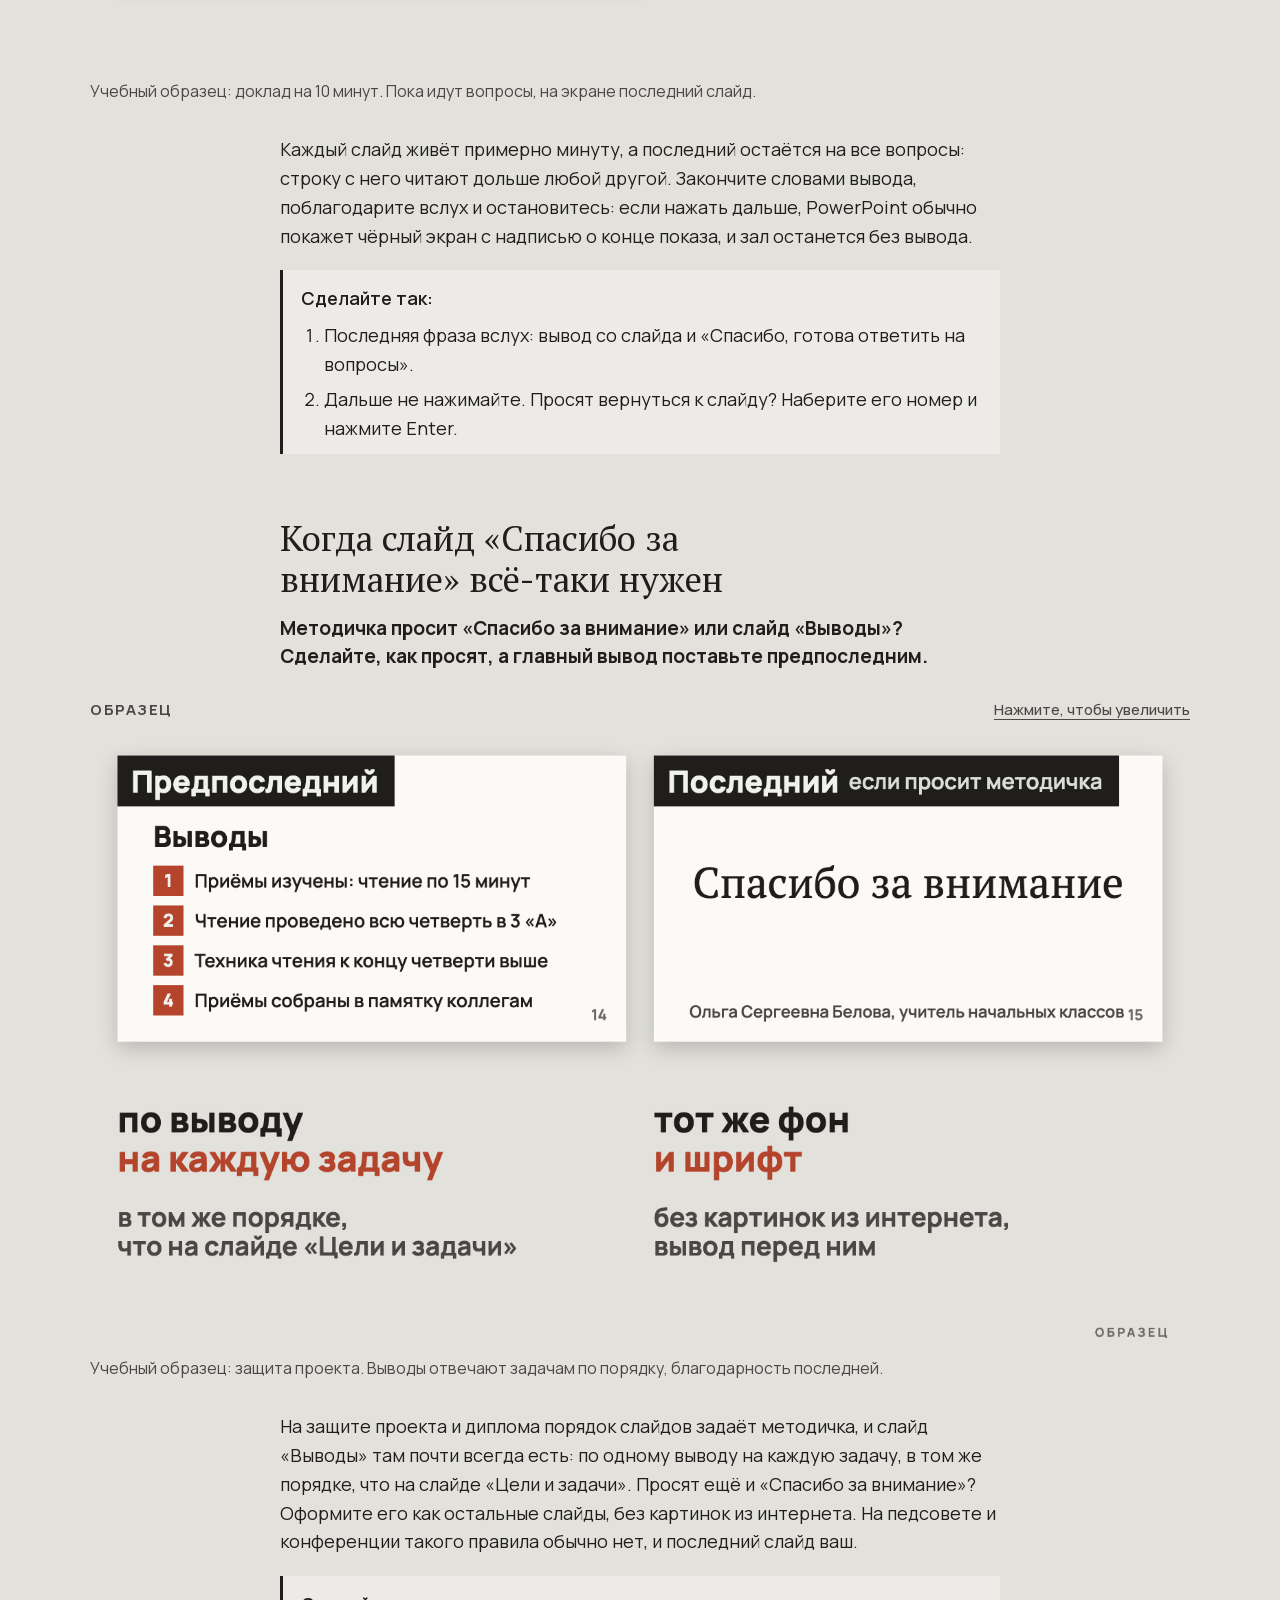
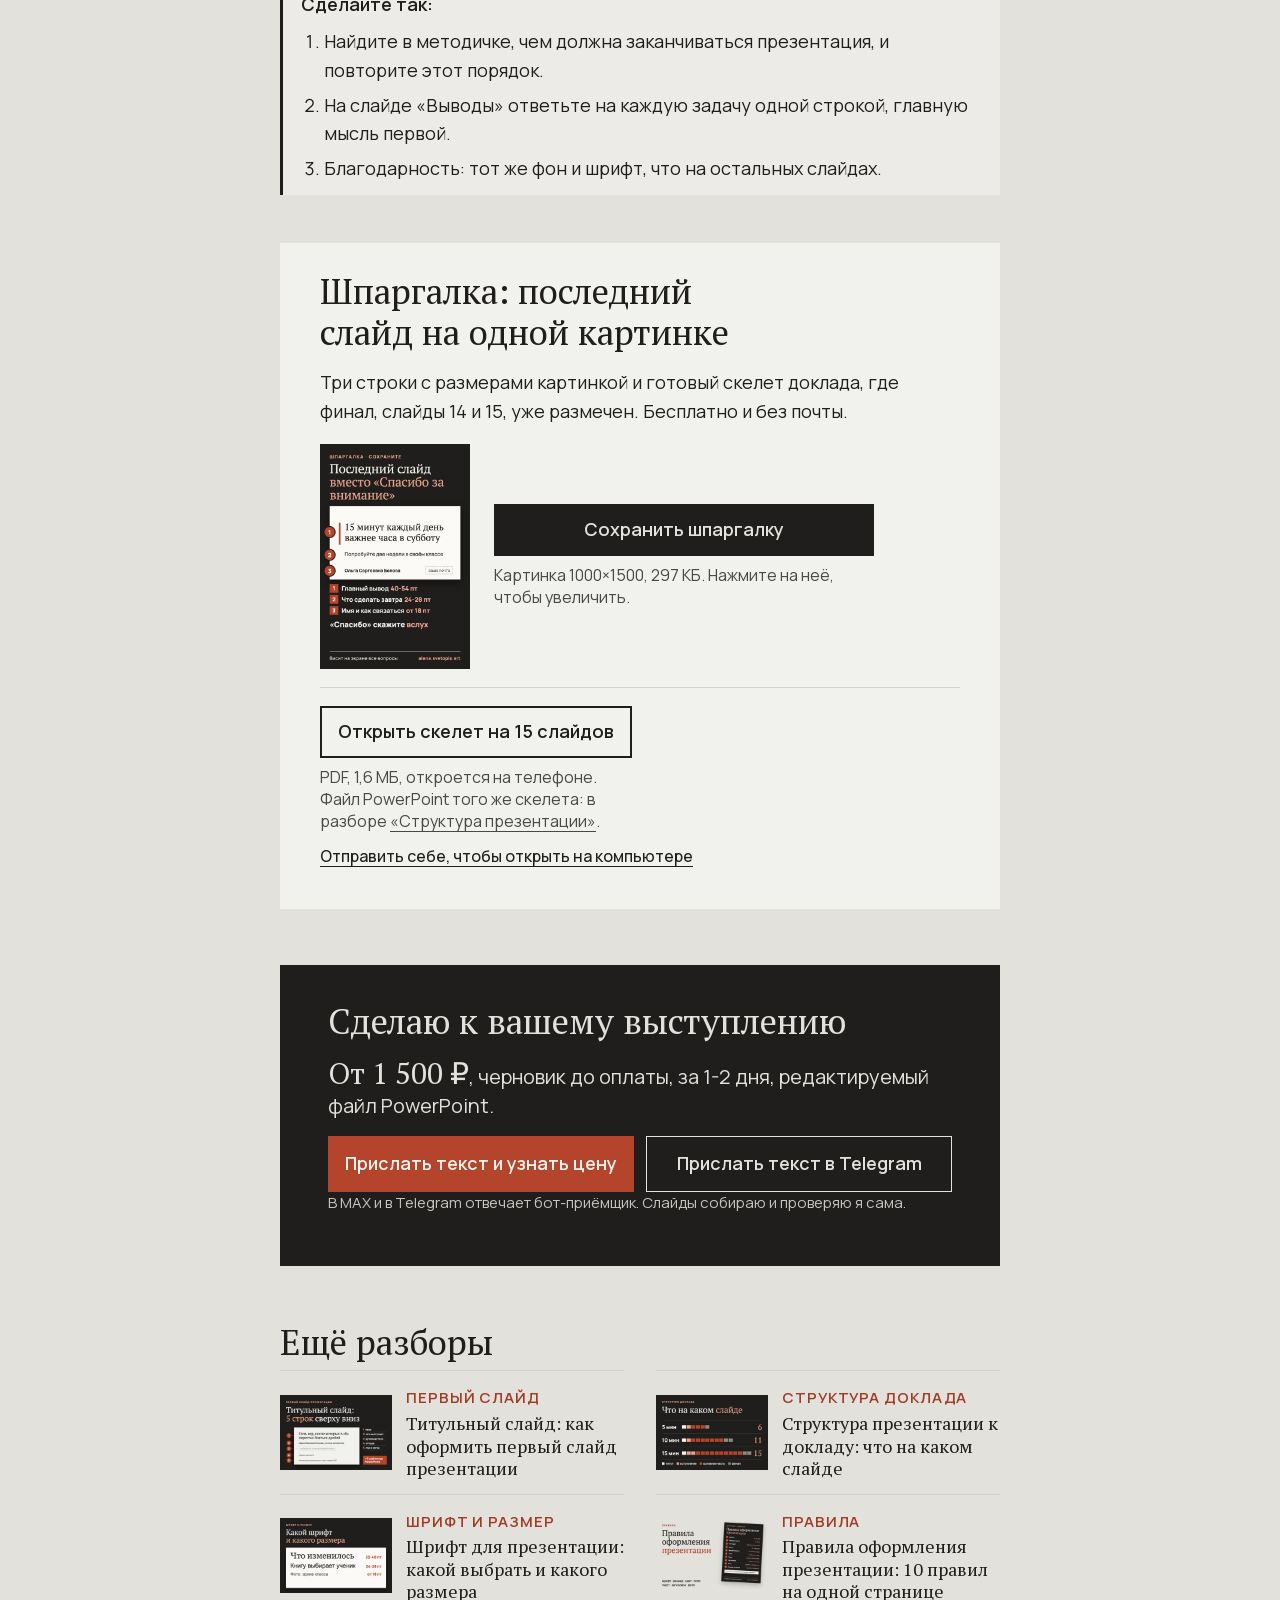
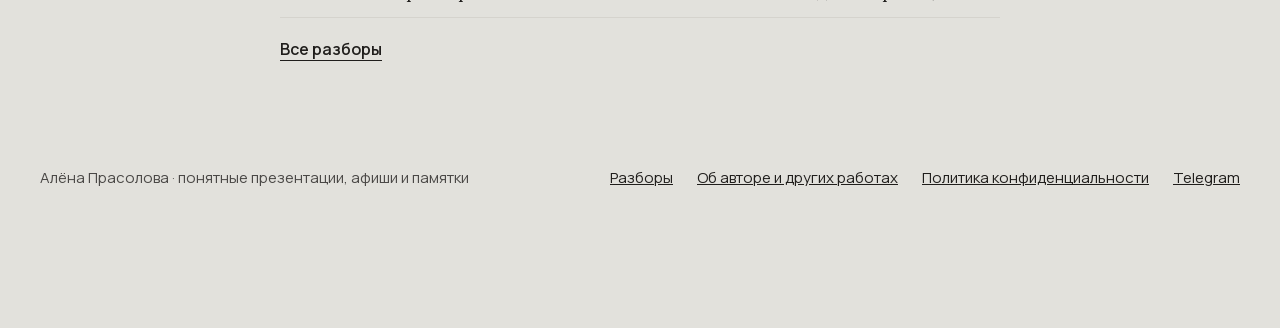
<file: razbory/posledniy-slayd/index.html>
<!doctype html>
<html lang="ru">
<head>
<meta charset="utf-8">
<meta name="p:domain_verify" content="39e795db5b29c30ba1756705ccda25e4">
<meta name="viewport" content="width=device-width, initial-scale=1">
<title>Последний слайд презентации: что написать вместо «Спасибо за внимание»</title>
<meta name="description" content="Последний слайд презентации: вместо «Спасибо за внимание» главный вывод, одно действие на завтра и как с вами связаться. Образцы, когда благодарность всё же нужна, шпаргалка.">
<link rel="canonical" href="https://alena.svetopis.art/razbory/posledniy-slayd/">
<link rel="icon" href="/assets/znak.svg" type="image/svg+xml">
<meta property="og:type" content="article">
<meta property="og:locale" content="ru_RU">
<meta property="og:site_name" content="Алёна Прасолова">
<meta property="og:title" content="Последний слайд презентации: что написать вместо «Спасибо за внимание»">
<meta property="og:description" content="Последний слайд презентации: вместо «Спасибо за внимание» главный вывод, одно действие на завтра и как с вами связаться. Образцы, когда благодарность всё же нужна, шпаргалка.">
<meta property="og:url" content="https://alena.svetopis.art/razbory/posledniy-slayd/">
<meta property="og:image" content="https://alena.svetopis.art/razbory/posledniy-slayd/img/shpargalka-posledniy.jpg">
<meta property="og:image:width" content="1000">
<meta property="og:image:height" content="1500">
<meta property="article:published_time" content="2026-11-28">
<meta property="article:author" content="Алёна Прасолова">
<script type="application/ld+json">
{"@context":"https://schema.org","@type":"Article","headline":"Последний слайд презентации: что написать вместо «Спасибо за внимание»","description":"Последний слайд презентации: вместо «Спасибо за внимание» главный вывод, одно действие на завтра и как с вами связаться. Образцы, когда благодарность всё же нужна, шпаргалка.","image":"https://alena.svetopis.art/razbory/posledniy-slayd/img/shpargalka-posledniy.jpg","datePublished":"2026-11-28","inLanguage":"ru","author":{"@type":"Person","name":"Алёна Прасолова","url":"https://alena.svetopis.art/"},"mainEntityOfPage":"https://alena.svetopis.art/razbory/posledniy-slayd/"}
</script>
<link rel="stylesheet" href="/razbory/razbor.css">
<style>
/* строка-ответ сразу под заголовком раздела: то, что обещает пин, ведущий на этот якорь */
.st .st__otvet{font-size:19px;line-height:1.45;margin:0 0 18px}
.st .st__otvet strong{font-weight:700}
/* диапазоны «40-54» и «1-2 дня» не рвутся на переносе строки */
.nb{white-space:nowrap}
/* «Ответ за 10 секунд»: таблица «строка на слайде, что писать, размер», размер крупно.
   На компьютере таблица в три колонки. На телефоне строка таблицы становится сеткой: строка слайда и размер в ряд,
   «что писать» строкой под ними. Горизонтальной прокрутки нет и на 360 px */
.st .otvet .tabl{width:100%;border-collapse:collapse;margin:2px 0 0}
.tabl th,.tabl td{padding:9px 8px;border-bottom:1px solid var(--surface-2);text-align:left;vertical-align:middle;font-weight:400}
.tabl thead th{font-size:15px;font-weight:700;line-height:1.15;color:var(--muted);vertical-align:bottom;padding-top:2px}
.tabl thead th:first-child,.tabl tbody th{padding-left:0}
.tabl tbody th{font-size:18px;font-weight:700;line-height:1.2}
.tabl td.chto{font-size:17px;line-height:1.3;color:var(--muted)}
.tabl td.n,.tabl th.n{text-align:right;white-space:nowrap;padding-right:0}
.tabl td.n{font-family:var(--serif);font-size:30px;line-height:1}
.tabl td.n small{font-family:"Manrope",sans-serif;font-size:15px;margin-left:3px;color:var(--muted)}
.st .otvet .otvet__prim{font-size:16px;line-height:1.4;color:var(--muted);margin:10px 0 12px}
.st .otvet .kn{margin:0 0 4px}
@media (max-width:620px){
  .tabl,.tabl thead,.tabl tbody{display:block}
  .tabl thead{display:none}
  .tabl tr{display:grid;grid-template-columns:minmax(0,1fr) auto;align-items:end;gap:0 12px;border-bottom:1px solid var(--surface-2);padding:8px 0 7px}
  .tabl th,.tabl td{display:block;border:0;padding:0}
  .tabl td.n{font-size:28px;grid-row:1;grid-column:2}
  .tabl td.chto{grid-column:1/-1;font-size:16px;line-height:1.25;padding-top:3px}
}
@media (max-width:380px){
  .tabl tr{padding:5px 0 4px}
  .tabl tbody th{font-size:17px}
  .tabl td.n{font-size:25px}
  .tabl td.chto{font-size:15px;padding-top:1px}
  .st .otvet .otvet__prim{margin:6px 0 8px}
}
/* узкий телефон: рубрика в одну строку */
@media (max-width:380px){.st .st__kicker{letter-spacing:.01em}}
/* «Сделайте так»: шаги в конце раздела */
.st .tak{margin:20px 0 0;padding:14px 18px 12px;background:var(--surface);border-left:3px solid var(--ink)}
.st .tak p{margin:0 0 8px}
.st .tak ol{margin:0}
.st .tak li{margin:0 0 6px}
.st .tak li:last-child{margin-bottom:0}
/* картинки: строка над картинкой с подсказкой про увеличение */
.fig .uvel .bs__label{margin-bottom:6px}
/* подарок: строка шпаргалки (уменьшенная картинка и кнопка «Сохранить шпаргалку») и две кнопки скелета */
.st .dar .dar__tekst{margin:0 0 18px}
.st .shp{display:grid;grid-template-columns:104px minmax(0,1fr);gap:16px;align-items:center;margin:18px 0 0;padding-top:18px;border-top:1px solid var(--surface-2)}
.shp__img img{width:104px;height:auto;background:var(--bg)}
.st .dar>.dar__posle{margin-top:14px!important}
.st .shp.shp--perv{margin-top:0;padding-top:0;border-top:0}
.st .dar__kn--vtor{margin-top:18px;padding-top:18px;border-top:1px solid var(--surface-2)}
@media (min-width:761px){.st .shp{grid-template-columns:150px minmax(0,380px);gap:24px}.shp__img img{width:150px}}
/* короткая статья: на телефоне отступы плотнее, чтобы до блока заказа было не больше 6-7 экранов */
@media (max-width:620px){
  .st p,.st li{line-height:1.5}
  .st h2{margin-top:44px;margin-bottom:12px}
  .st .otvet h2,.st .dar h2,.st .order h2,.st .eshche h2{margin-top:0}
  .st .st__otvet{line-height:1.4;margin-bottom:14px}
  .st .fig{margin:16px 0 18px}
  .st .fig figcaption{margin-top:8px}
  .st .tak{margin-top:16px;padding:12px 16px 12px}
  .st .tak p{margin-bottom:6px}
  .st .tak li{margin-bottom:4px}
  .st .dar{margin-top:36px}
}
/* блок заказа одной строкой */
.st .order .order__stroka{font-size:20px;line-height:1.45;margin:0 0 4px}
.st .order .order__stroka b{font-family:var(--serif);font-weight:400;font-size:1.5em;line-height:1.1;white-space:nowrap}
</style>
</head>
<body>
<header class="top">
  <a class="mark" href="/razbory/" aria-label="Алёна Прасолова, все разборы">
    <svg viewBox="0 0 64 64" fill="none" aria-hidden="true"><path d="M8 50 L20 14 L32 50 M13 38 H27" stroke="currentColor" stroke-width="2.2" stroke-linecap="round" stroke-linejoin="round"/><path d="M38 50 V14 H56 V50" stroke="currentColor" stroke-width="2.2" stroke-linecap="round" stroke-linejoin="round"/><circle cx="47" cy="32" r="3.2" fill="#B4452C"/></svg>
    <span class="mark__imya">Алёна Прасолова</span>
  </a>
  <nav class="top__nav" aria-label="Разделы">
    <a class="top__link top__link--vse" href="/razbory/">Все разборы</a>
    <a class="top__link" href="#zakaz">Сделать за меня</a>
  </nav>
</header>

<main class="st" data-razbor="Последний слайд" data-podarok="Шпаргалка «Последний слайд»" data-podarok-korotko="Шпаргалка" data-podarok-yakor="podarok">
  <p class="st__kicker"><a href="/razbory/">Разбор</a> · последний слайд</p>
  <h1 data-korotko="Последний слайд">Последний слайд презентации: что написать вместо «Спасибо за внимание»</h1>
  <p class="st__lead">Что написать на последнем слайде презентации, чтобы он работал всё время вопросов, и когда «Спасибо за внимание» всё же нужно.</p>

  <section class="otvet" id="otvet" aria-labelledby="otvet-h">
    <h2 id="otvet-h">Ответ за 10 секунд</h2>
    <table class="tabl" role="table">
      <thead role="rowgroup">
        <tr role="row"><th role="columnheader" scope="col">Строка на слайде</th><th role="columnheader" scope="col">Что писать</th><th role="columnheader" scope="col" class="n">Размер</th></tr>
      </thead>
      <tbody role="rowgroup">
        <tr role="row"><th role="rowheader" scope="row">Главный вывод</th><td role="cell" class="chto">одной фразой, с глаголом</td><td role="cell" class="n">40-54<small>пт</small></td></tr>
        <tr role="row"><th role="rowheader" scope="row">Что сделать завтра</th><td role="cell" class="chto">одно действие для слушателя</td><td role="cell" class="n">24-28<small>пт</small></td></tr>
        <tr role="row"><th role="rowheader" scope="row">Имя и связь</th><td role="cell" class="chto">полностью, почта или телефон</td><td role="cell" class="n">от 18<small>пт</small></td></tr>
      </tbody>
    </table>
    <p class="otvet__prim">«Спасибо за внимание» скажите вслух. Методичка требует такой слайд? Сначала она, а вывод предпоследним.</p>
    <a class="kn kn--glav" href="#podarok">Сохранить шпаргалку</a>
  </section>

  <p class="st__avtor">
    <span class="st__avtor-znak" aria-hidden="true"><svg viewBox="0 0 64 64" fill="none"><path d="M8 50 L20 14 L32 50 M13 38 H27" stroke="currentColor" stroke-width="3" stroke-linecap="round" stroke-linejoin="round"/><path d="M38 50 V14 H56 V50" stroke="currentColor" stroke-width="3" stroke-linecap="round" stroke-linejoin="round"/><circle cx="47" cy="32" r="3.6" fill="#E9A48F"/></svg></span>
    <span><b>Алёна Прасолова</b>, фотограф, собираю презентации к выступлениям<br>28 ноября 2026</span>
  </p>

  <p>Я собираю презентации педагогам и психологам, и последний слайд в них читают дольше всех: он висит все вопросы. Ниже три строки, которые я ставлю вместо благодарности.</p>

  <h2 id="chto-pisat">Что написать на последнем слайде презентации вместо «Спасибо за внимание»</h2>
  <p class="st__otvet"><strong>Главный вывод одной фразой, под ним одно действие для слушателя на завтра, внизу имя и как связаться. Благодарность скажите вслух.</strong></p>
  <figure class="fig fig--wide">
    <a class="uvel" href="img/obrazec-vmesto-spasibo.jpg"><span class="bs__label bs__label--do">Образец<span class="uvel__p">Нажмите, чтобы увеличить</span></span><img src="img/obrazec-vmesto-spasibo.jpg" width="1600" height="900" loading="lazy" data-pin-description="Последний слайд презентации: вывод, действие и контакт вместо «Спасибо за внимание», было и стало" alt="Два слайда рядом. Было: одна надпись «Спасибо за внимание!» по центру, вежливо, но пусто. Стало: крупно вывод «15 минут каждый день важнее часа в субботу», ниже «Попробуйте две недели в своём классе», внизу «Ольга Сергеевна Белова» и место для почты. Легенда: 1 главный вывод одной фразой, 2 что сделать завтра, 3 имя и как связаться"></a>
    <figcaption>Учебный образец. Слева слайд, который ничего не говорит, справа тот, что запомнят.</figcaption>
  </figure>
  <p>Вывод берите тот же, что на тёмном слайде-паузе, и ставьте крупно, как тему на титуле: последний слайд это пара к первому. Действие такое, чтобы коллега попробовал его завтра без денег и разрешений. Слайд «Вопросы?» не нужен: место лучше отдать выводу.</p>
  <div class="tak">
    <p><strong>Сделайте так:</strong></p>
    <ol>
      <li>Выпишите главную мысль доклада одной фразой с глаголом. Это крупная строка.</li>
      <li>Под ней одно действие: что слушатель может сделать завтра.</li>
      <li>Внизу имя полностью и один способ связи. Зал сфотографирует слайд, этого хватит.</li>
    </ol>
  </div>

  <h2 id="poka-voprosy">Сколько последний слайд висит на экране и что сказать в конце</h2>
  <p class="st__otvet"><strong>Все вопросы зал смотрит на последний слайд. Не листайте дальше: за ним чёрный экран. Последняя фраза вслух: тот же вывод, потом «Спасибо».</strong></p>
  <figure class="fig fig--wide">
    <a class="uvel" href="img/obrazec-na-ekrane.jpg"><span class="bs__label bs__label--do">Образец<span class="uvel__p">Нажмите, чтобы увеличить</span></span><img src="img/obrazec-na-ekrane.jpg" width="1600" height="900" loading="lazy" data-pin-description="Последний слайд презентации висит на экране все вопросы: что на нём написать" alt="Плашка «Доклад 10 минут: 11 слайдов». Лента из одиннадцати маленьких слайдов, под первыми десятью «1 мин», одиннадцатый обведён красным, под ним «все вопросы». Ниже этот слайд крупно и подпись: 11-й слайд, все вопросы, висит на экране дольше любого другого, пока вы отвечаете"></a>
    <figcaption>Учебный образец: доклад на 10 минут. Пока идут вопросы, на экране последний слайд.</figcaption>
  </figure>
  <p>Каждый слайд живёт примерно минуту, а последний остаётся на все вопросы: строку с него читают дольше любой другой. Закончите словами вывода, поблагодарите вслух и остановитесь: если нажать дальше, PowerPoint обычно покажет чёрный экран с надписью о конце показа, и зал останется без вывода.</p>
  <div class="tak">
    <p><strong>Сделайте так:</strong></p>
    <ol>
      <li>Последняя фраза вслух: вывод со слайда и «Спасибо, готова ответить на вопросы».</li>
      <li>Дальше не нажимайте. Просят вернуться к слайду? Наберите его номер и нажмите Enter.</li>
    </ol>
  </div>

  <h2 id="metodichka">Когда слайд «Спасибо за внимание» всё-таки нужен</h2>
  <p class="st__otvet"><strong>Методичка просит «Спасибо за внимание» или слайд «Выводы»? Сделайте, как просят, а главный вывод поставьте предпоследним.</strong></p>
  <figure class="fig fig--wide">
    <a class="uvel" href="img/obrazec-metodichka.jpg"><span class="bs__label bs__label--do">Образец<span class="uvel__p">Нажмите, чтобы увеличить</span></span><img src="img/obrazec-metodichka.jpg" width="1600" height="900" loading="lazy" data-pin-description="Слайд «Спасибо за внимание» в презентации: когда он нужен и что поставить перед ним" alt="Два слайда защиты проекта. Предпоследний «Выводы»: четыре строки с номерами, по одной на задачу. Последний «Спасибо за внимание», если просит методичка, в том же оформлении, внизу имя. Подписи: по выводу на каждую задачу, в том же порядке, что на слайде «Цели и задачи»; тот же фон и шрифт, без картинок из интернета"></a>
    <figcaption>Учебный образец: защита проекта. Выводы отвечают задачам по порядку, благодарность последней.</figcaption>
  </figure>
  <p>На защите проекта и диплома порядок слайдов задаёт методичка, и слайд «Выводы» там почти всегда есть: по одному выводу на каждую задачу, в том же порядке, что на слайде «Цели и задачи». Просят ещё и «Спасибо за внимание»? Оформите его как остальные слайды, без картинок из интернета. На педсовете и конференции такого правила обычно нет, и последний слайд ваш.</p>
  <div class="tak">
    <p><strong>Сделайте так:</strong></p>
    <ol>
      <li>Найдите в методичке, чем должна заканчиваться презентация, и повторите этот порядок.</li>
      <li>На слайде «Выводы» ответьте на каждую задачу одной строкой, главную мысль первой.</li>
      <li>Благодарность: тот же фон и шрифт, что на остальных слайдах.</li>
    </ol>
  </div>

  <section class="dar" id="podarok">
    <h2>Шпаргалка: последний слайд на одной картинке</h2>
    <p class="dar__tekst">Три строки с размерами картинкой и готовый скелет доклада, где финал, слайды 14 и 15, уже размечен. Бесплатно и без почты.</p>
    <div class="shp shp--perv">
      <a class="uvel shp__img" href="img/shpargalka-posledniy.jpg" aria-label="Увеличить шпаргалку «Последний слайд вместо „Спасибо за внимание“»"><img src="img/shpargalka-posledniy.jpg" width="1000" height="1500" loading="lazy" data-pin-description="Последний слайд презентации: что написать вместо «Спасибо за внимание», три строки на одной картинке" alt="Шпаргалка «Последний слайд вместо „Спасибо за внимание“»: слайд с тремя строками и номерами, под ним 1 главный вывод 40-54 пт, 2 что сделать завтра 24-28 пт, 3 имя и как связаться от 18 пт. Внизу: «Спасибо» скажите вслух"></a>
      <div>
        <a class="kn kn--glav" href="fayly/shpargalka-posledniy-slayd.jpg" download data-dar="jpg">Сохранить шпаргалку</a>
        <p class="dar__pod">Картинка 1000×1500, 297&nbsp;КБ. Нажмите на неё, чтобы увеличить.</p>
      </div>
    </div>
    <div class="dar__kn dar__kn--vtor">
      <div>
        <a class="kn kn--kontur" href="/razbory/prezentaciya-psihologa/fayly/skelet-doklada-15-slaydov.pdf" data-dar="pdf">Открыть скелет на 15 слайдов</a>
        <p class="dar__pod">PDF, 1,6 МБ, откроется на телефоне. Файл PowerPoint того же скелета: в разборе <a href="/razbory/struktura-prezentacii/#skelet">«Структура презентации»</a>.</p>
      </div>
    </div>
    <p class="dar__posle" hidden>PDF открывается в этой же вкладке, вернуться к статье: кнопка «Назад». Если файл скачался, он в загрузках. Ничего не произошло? Откройте эту страницу в обычном браузере: меню с тремя точками, пункт «Открыть в браузере».</p>
    <button class="dar__sebe" type="button" hidden>Отправить себе, чтобы открыть на компьютере</button>
  </section>

  <section class="order" id="zakaz">
    <h2>Сделаю к вашему выступлению</h2>
    <p class="order__stroka"><b>От 1 500 ₽</b>, черновик до оплаты, за <span class="nb">1-2 дня</span>, редактируемый файл PowerPoint.</p>
    <div class="order__kn">
      <a class="btn" id="max-btn" href="https://max.ru/se14170446_1_bot?start=pin_posledniy">Прислать текст и узнать цену</a>
      <a class="btn btn--tg" id="tg-btn" href="https://t.me/alena_pomoshchnik_bot?start=pin_posledniy">Прислать текст в Telegram</a>
    </div>
    <p class="order__small">В MAX и в Telegram отвечает бот-приёмщик. Слайды собираю и проверяю я сама.</p>
  </section>

  <nav class="eshche" aria-labelledby="eshche-h">
    <h2 id="eshche-h">Ещё разборы</h2>
    <ul>
      <li><a href="/razbory/titulnyy-slayd/"><img src="/razbory/oblozhki/titulnyy-slayd-m.jpg" width="336" height="224" loading="lazy" alt=""><span class="eshche__t"><span class="eshche__rub">Первый слайд</span>Титульный слайд: как оформить первый слайд презентации</span></a></li>
      <li><a href="/razbory/struktura-prezentacii/"><img src="/razbory/oblozhki/struktura-prezentacii-m.jpg" width="336" height="224" loading="lazy" alt=""><span class="eshche__t"><span class="eshche__rub">Структура доклада</span>Структура презентации к докладу: что на каком слайде</span></a></li>
      <li><a href="/razbory/shrift-dlya-prezentacii/"><img src="/razbory/oblozhki/shrift-dlya-prezentacii-m.jpg" width="336" height="224" loading="lazy" alt=""><span class="eshche__t"><span class="eshche__rub">Шрифт и размер</span>Шрифт для презентации: какой выбрать и какого размера</span></a></li>
      <li><a href="/razbory/pravila-oformleniya-prezentacii/"><img src="/razbory/oblozhki/pravila-oformleniya-m.jpg" width="336" height="224" loading="lazy" alt=""><span class="eshche__t"><span class="eshche__rub">Правила</span>Правила оформления презентации: 10 правил на одной странице</span></a></li>
    </ul>
    <a class="eshche__vse" href="/razbory/">Все разборы</a>
  </nav>
</main>
<script>
/* какой пин привёл: utm_content из адреса дописываем к метке бота (ничего не сохраняем и никуда не отправляем) */
(function(){try{var c=new URLSearchParams(location.search).get("utm_content");if(!c)return;c=c.toLowerCase().replace(/[^a-z0-9]/g,"_").slice(0,18);var a=document.getElementById("max-btn");if(a&&c)a.href="https://max.ru/se14170446_1_bot?start=pin_posledniy_"+c;var t=document.getElementById("tg-btn");if(t&&c)t.href="https://t.me/alena_pomoshchnik_bot?start=pin_posledniy_"+c;}catch(e){}})();
</script>

<footer class="foot">
  <span>Алёна Прасолова · понятные презентации, афиши и памятки</span>
  <nav><a href="/razbory/">Разборы</a><a href="/">Об авторе и других работах</a><a href="/privacy/">Политика конфиденциальности</a><a href="https://t.me/alenaprasol">Telegram</a></nav>
</footer>
<script src="/razbory/razbor.js" defer></script>
<script src="/razbory/metrika.js" defer></script>
</body>
</html>
</file>
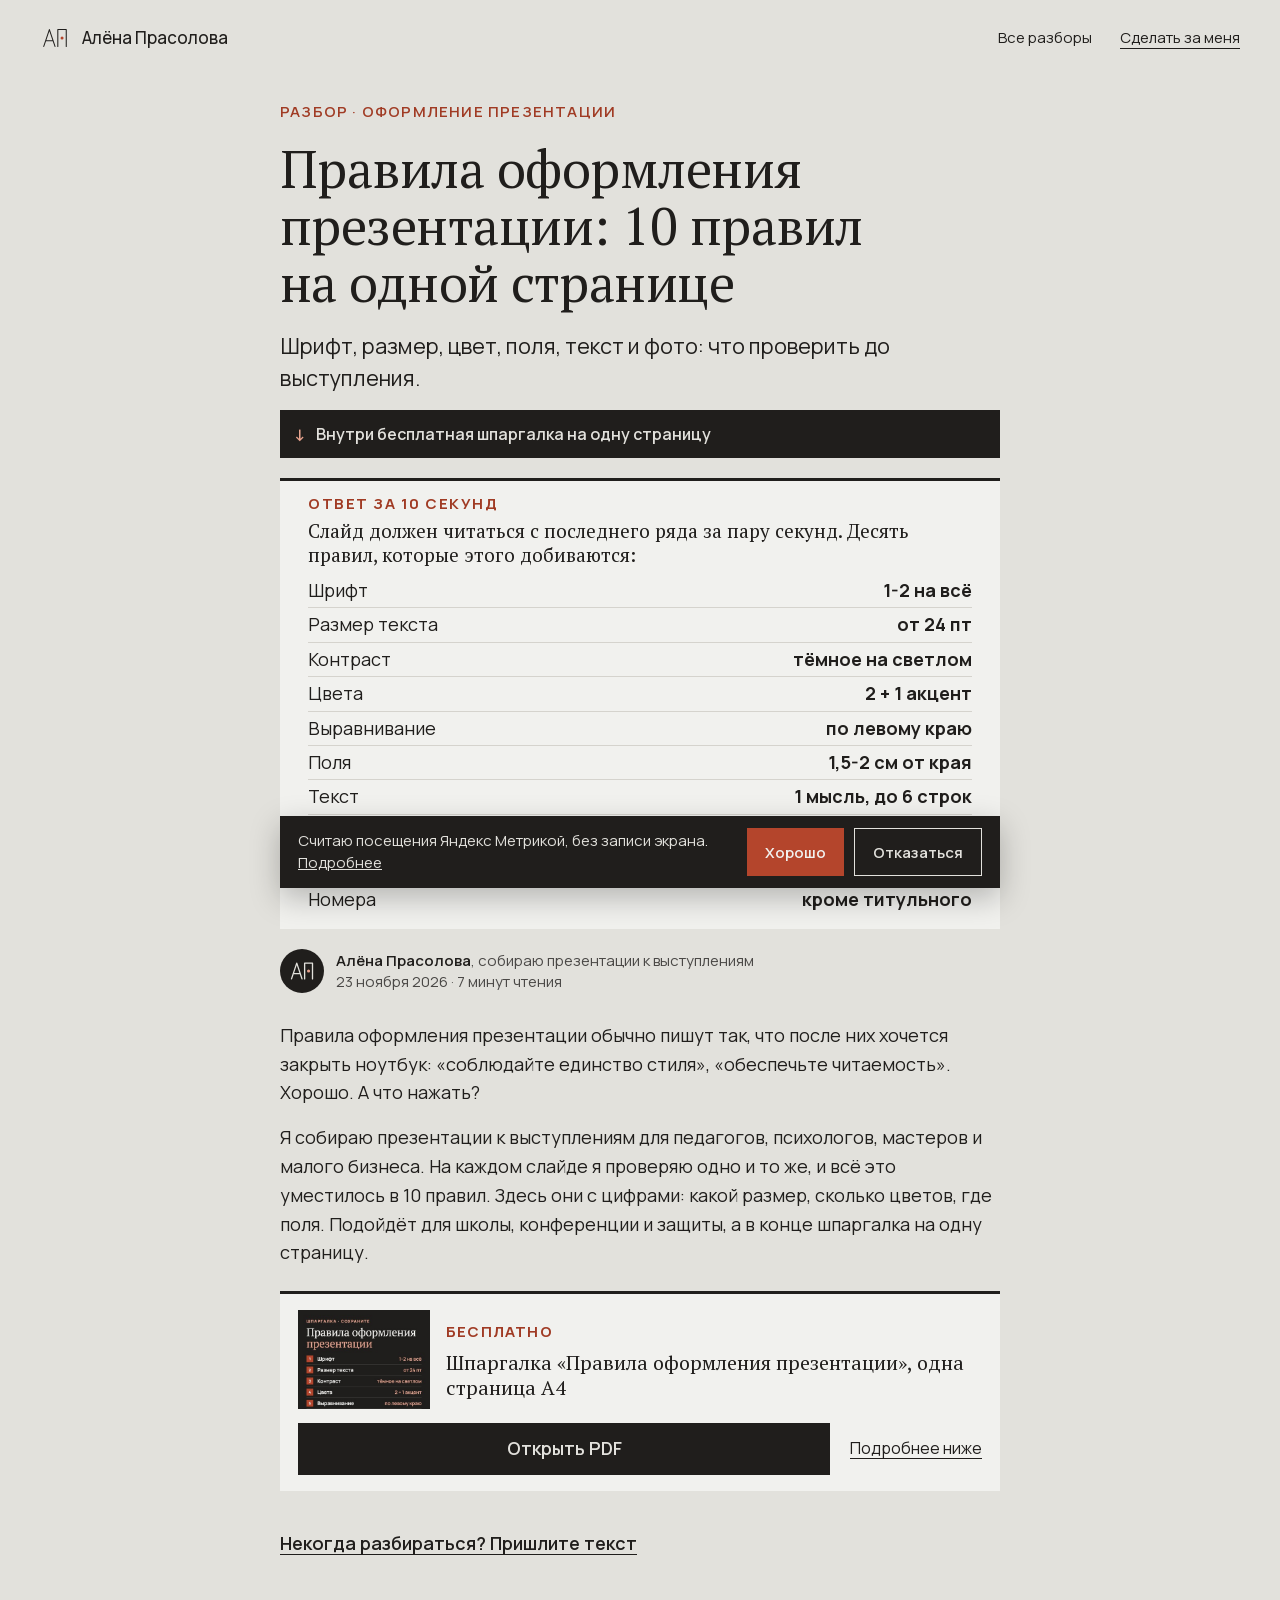
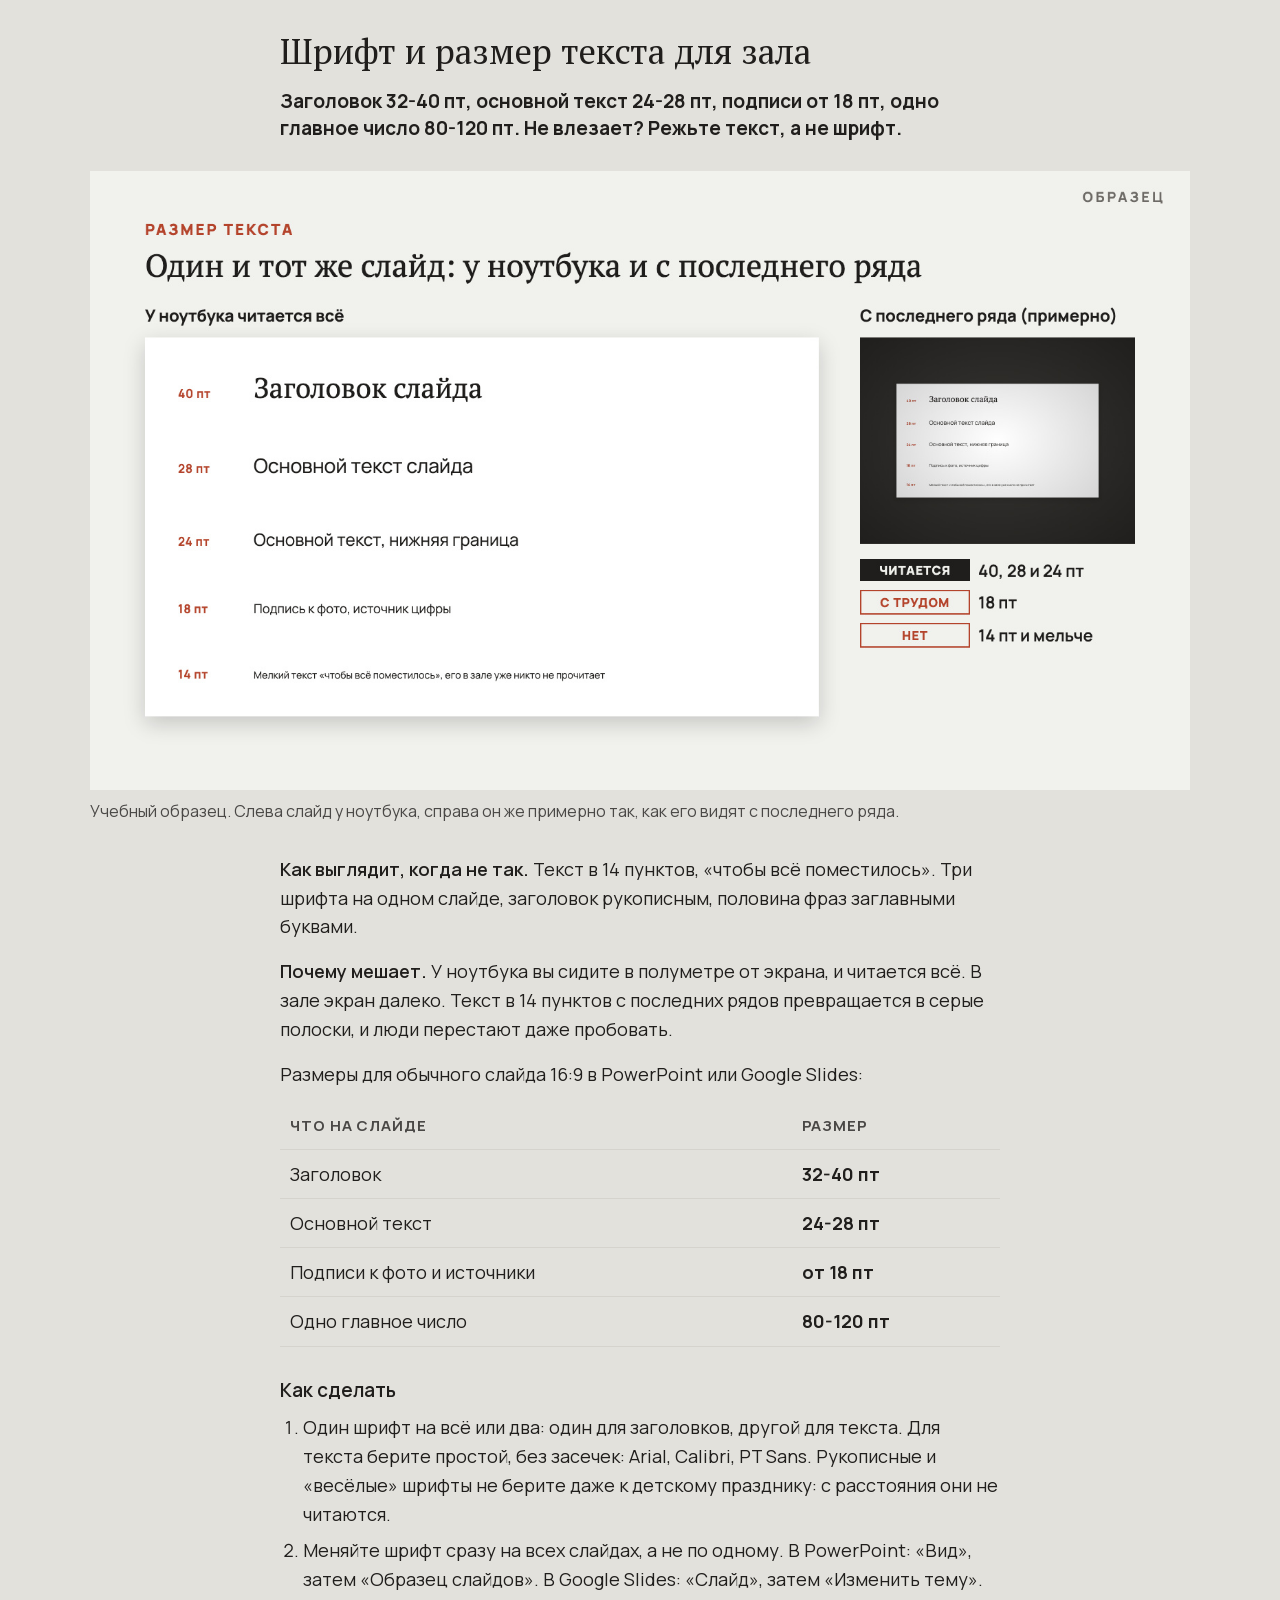
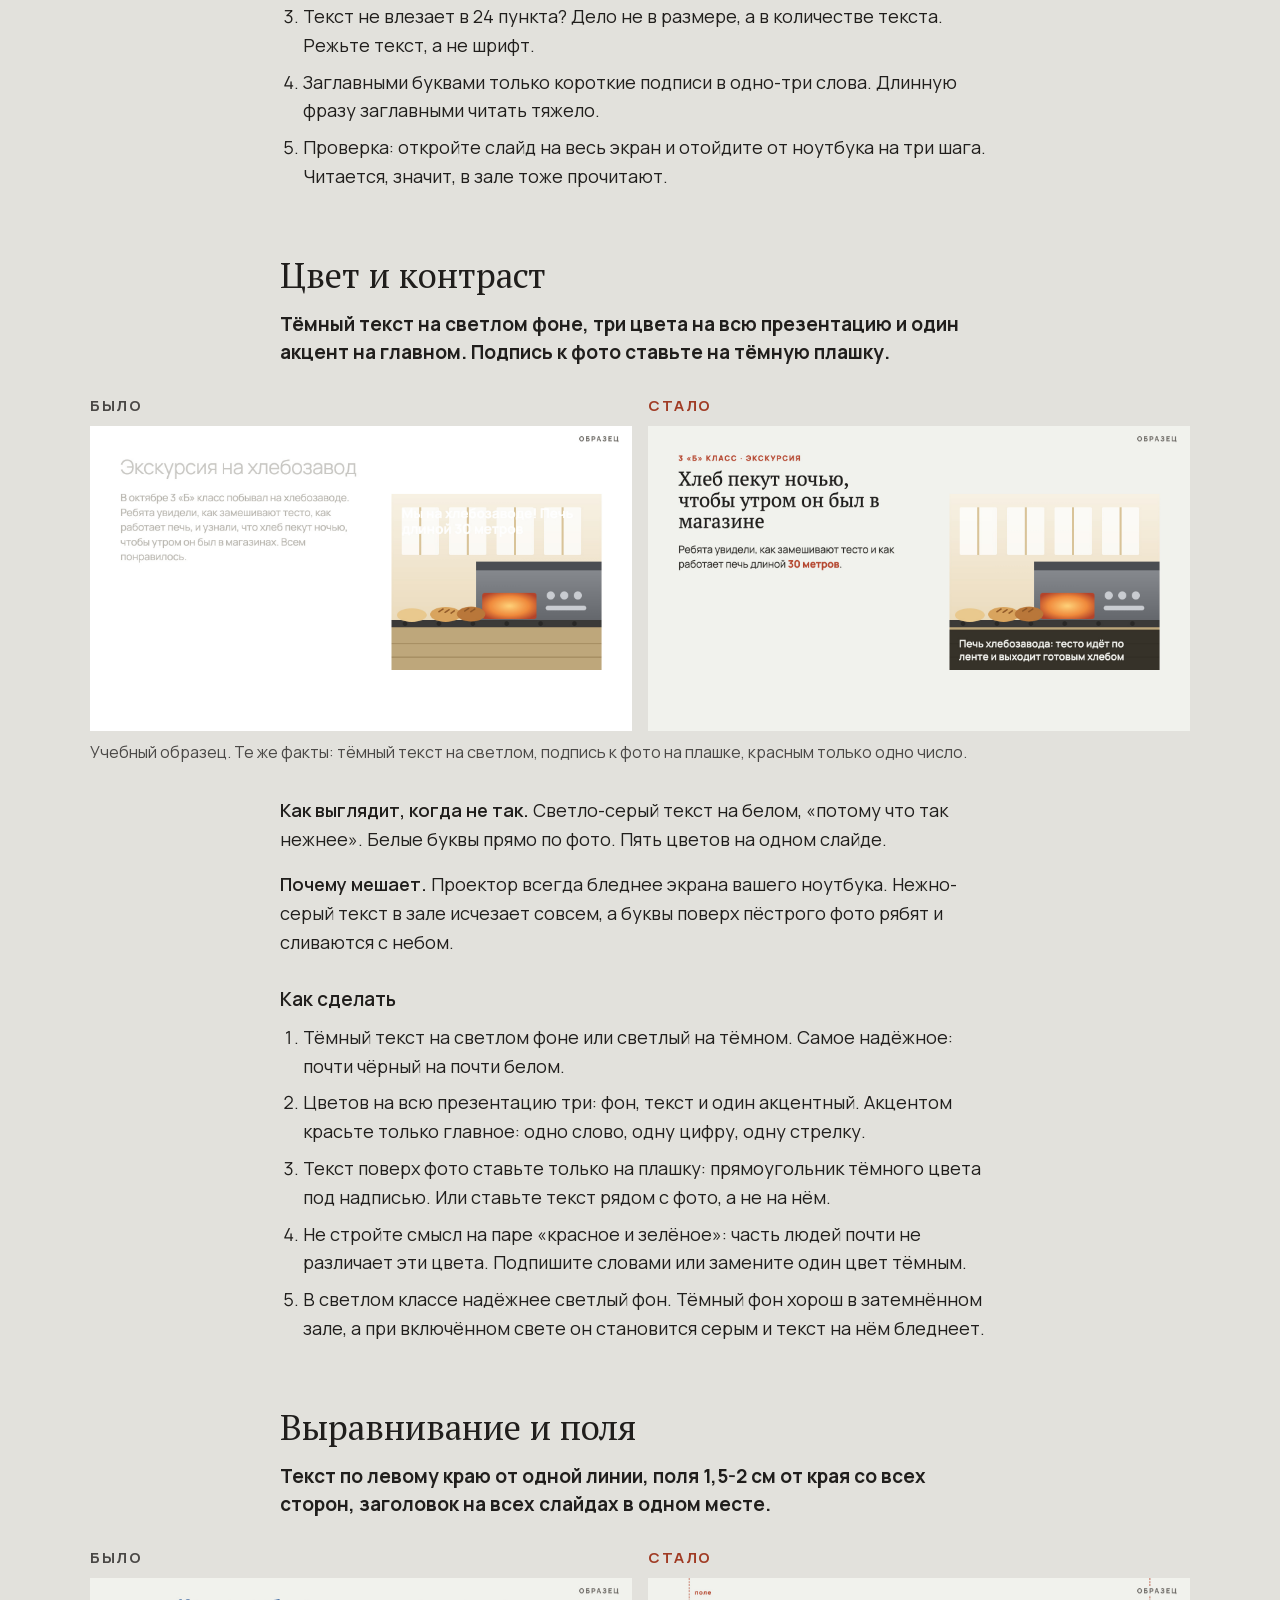
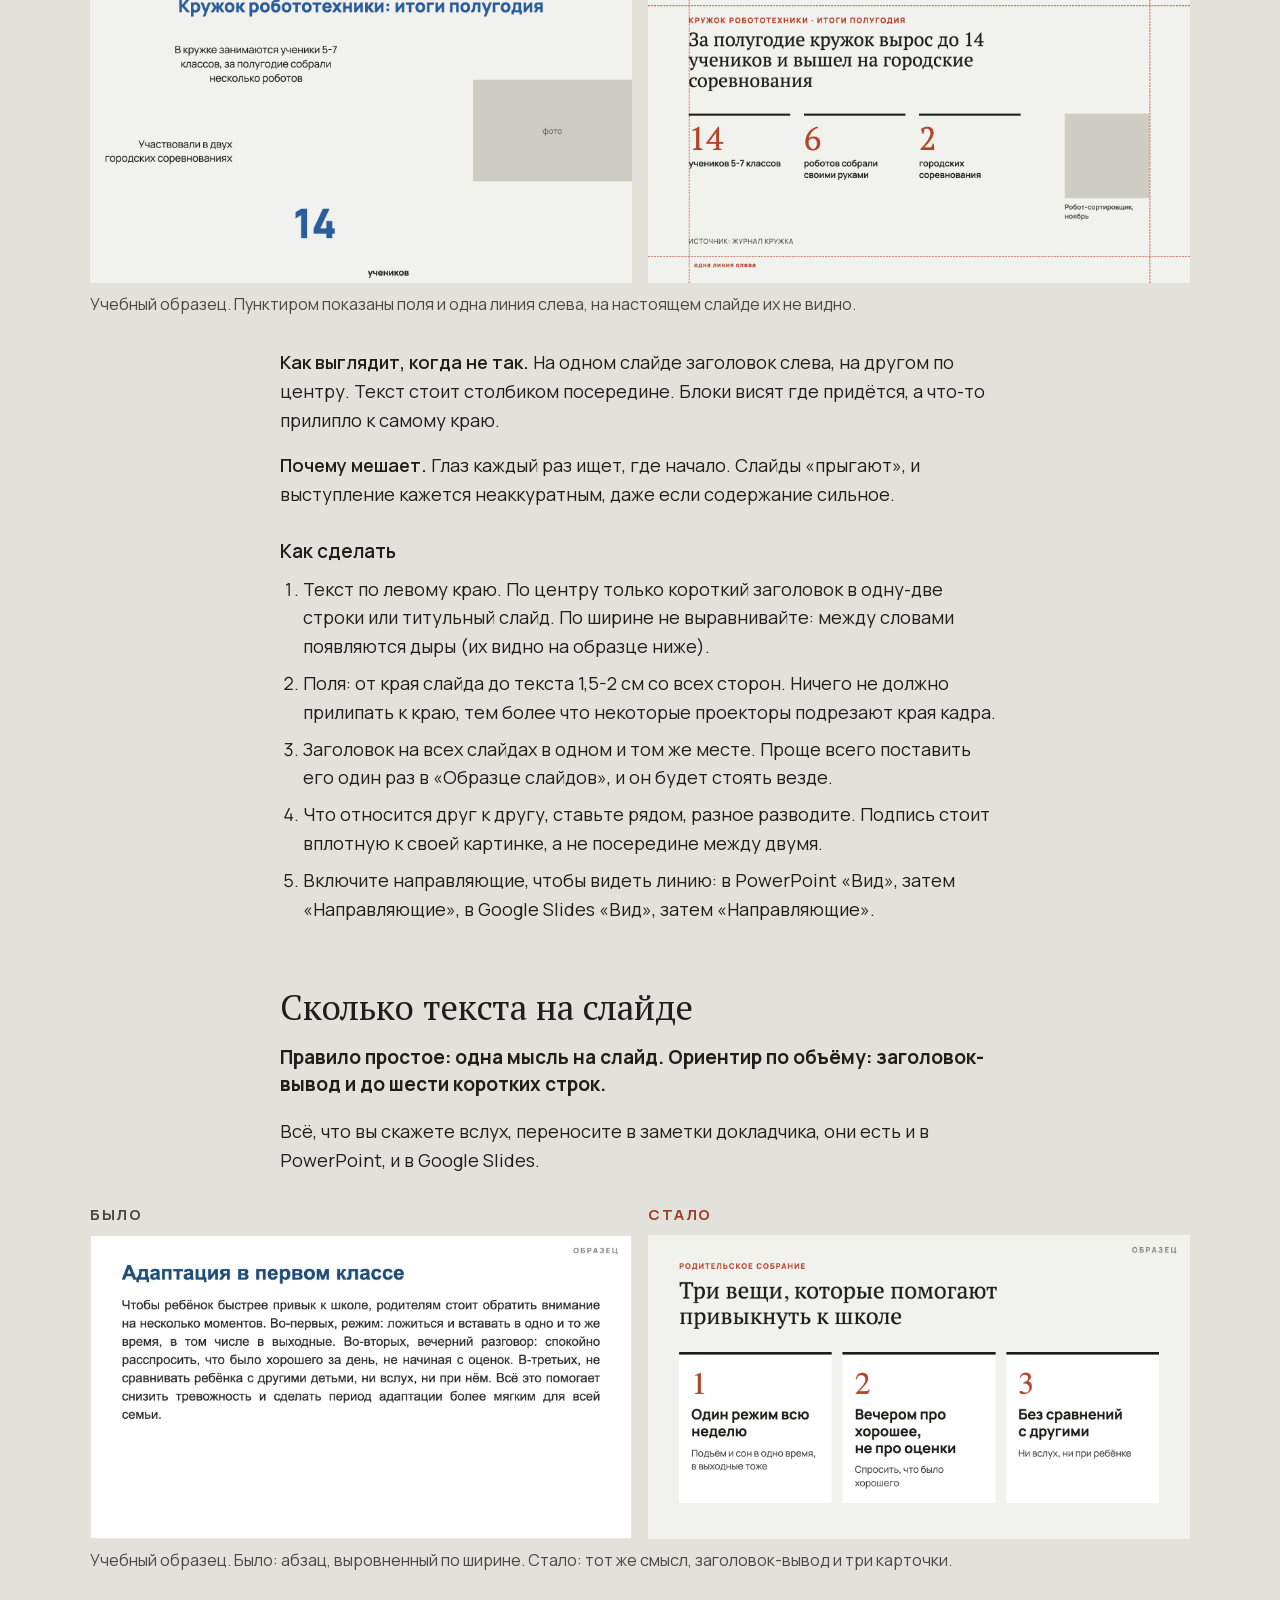
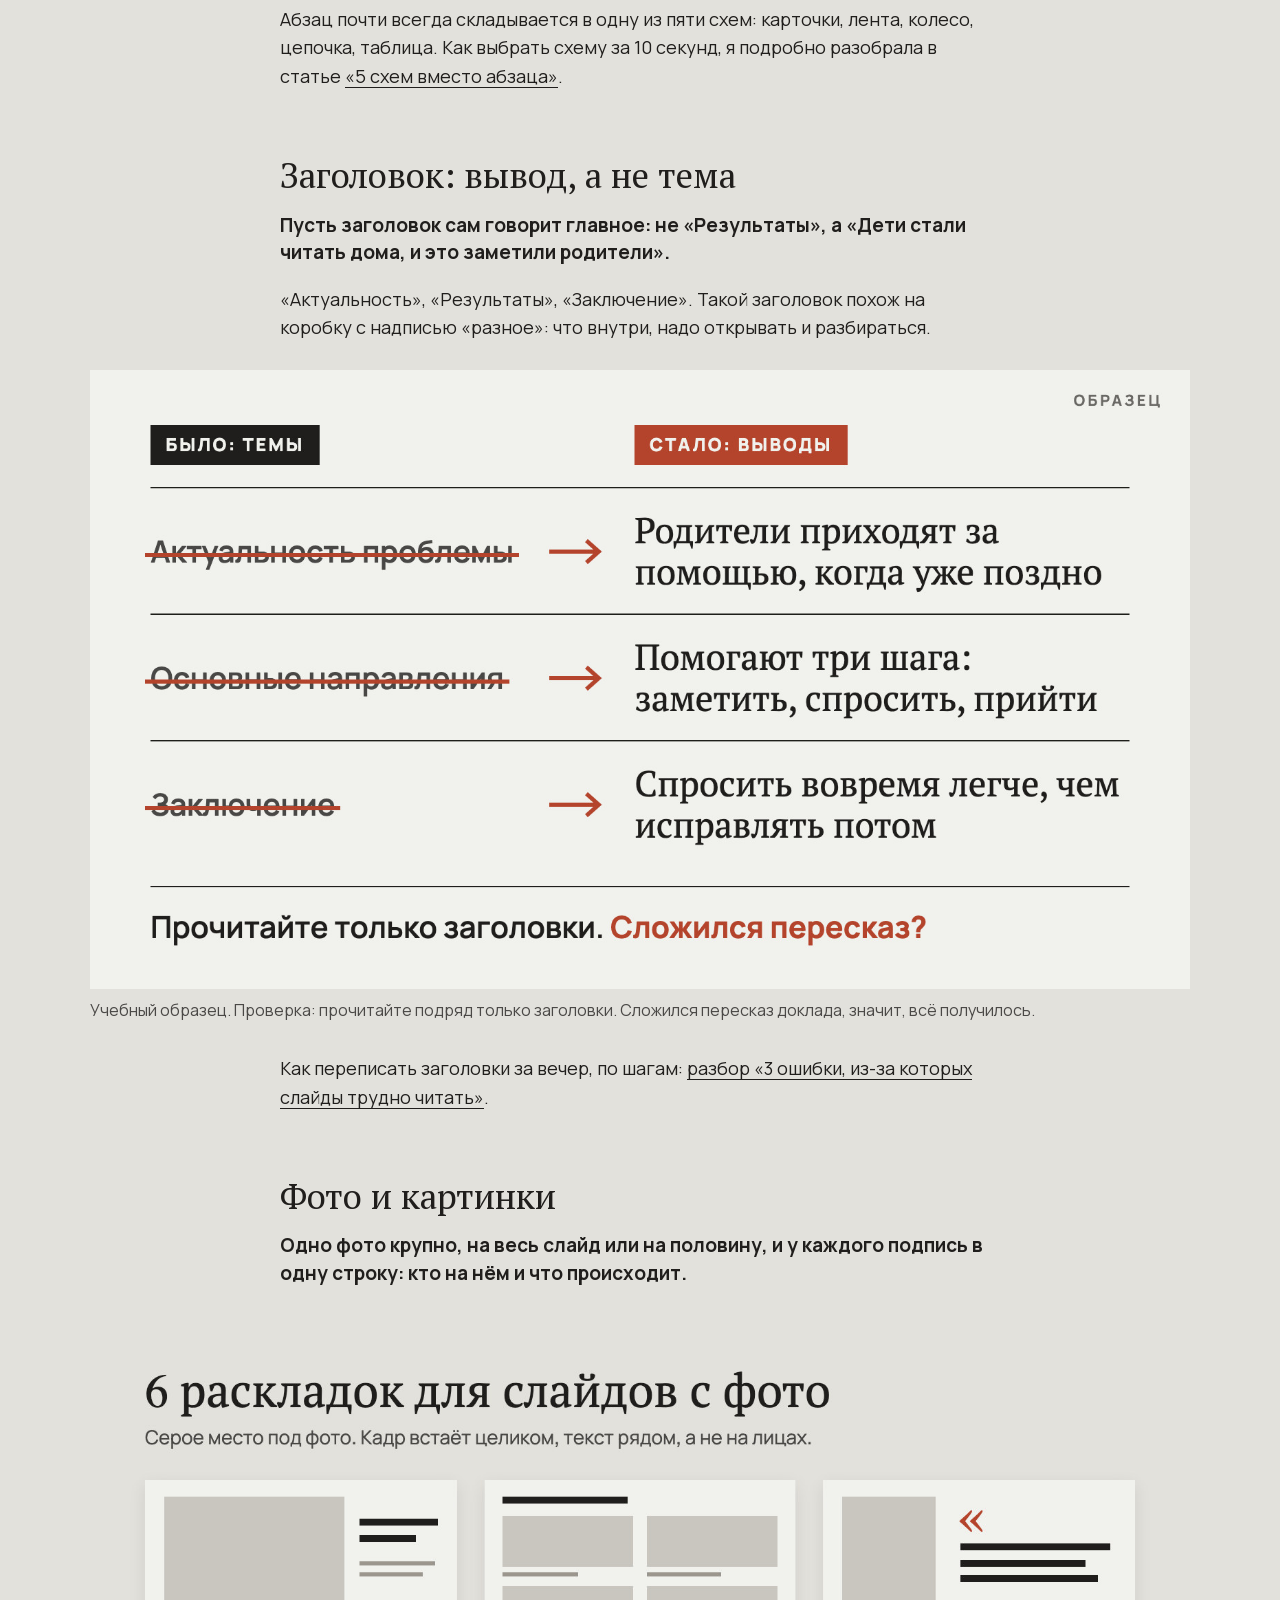
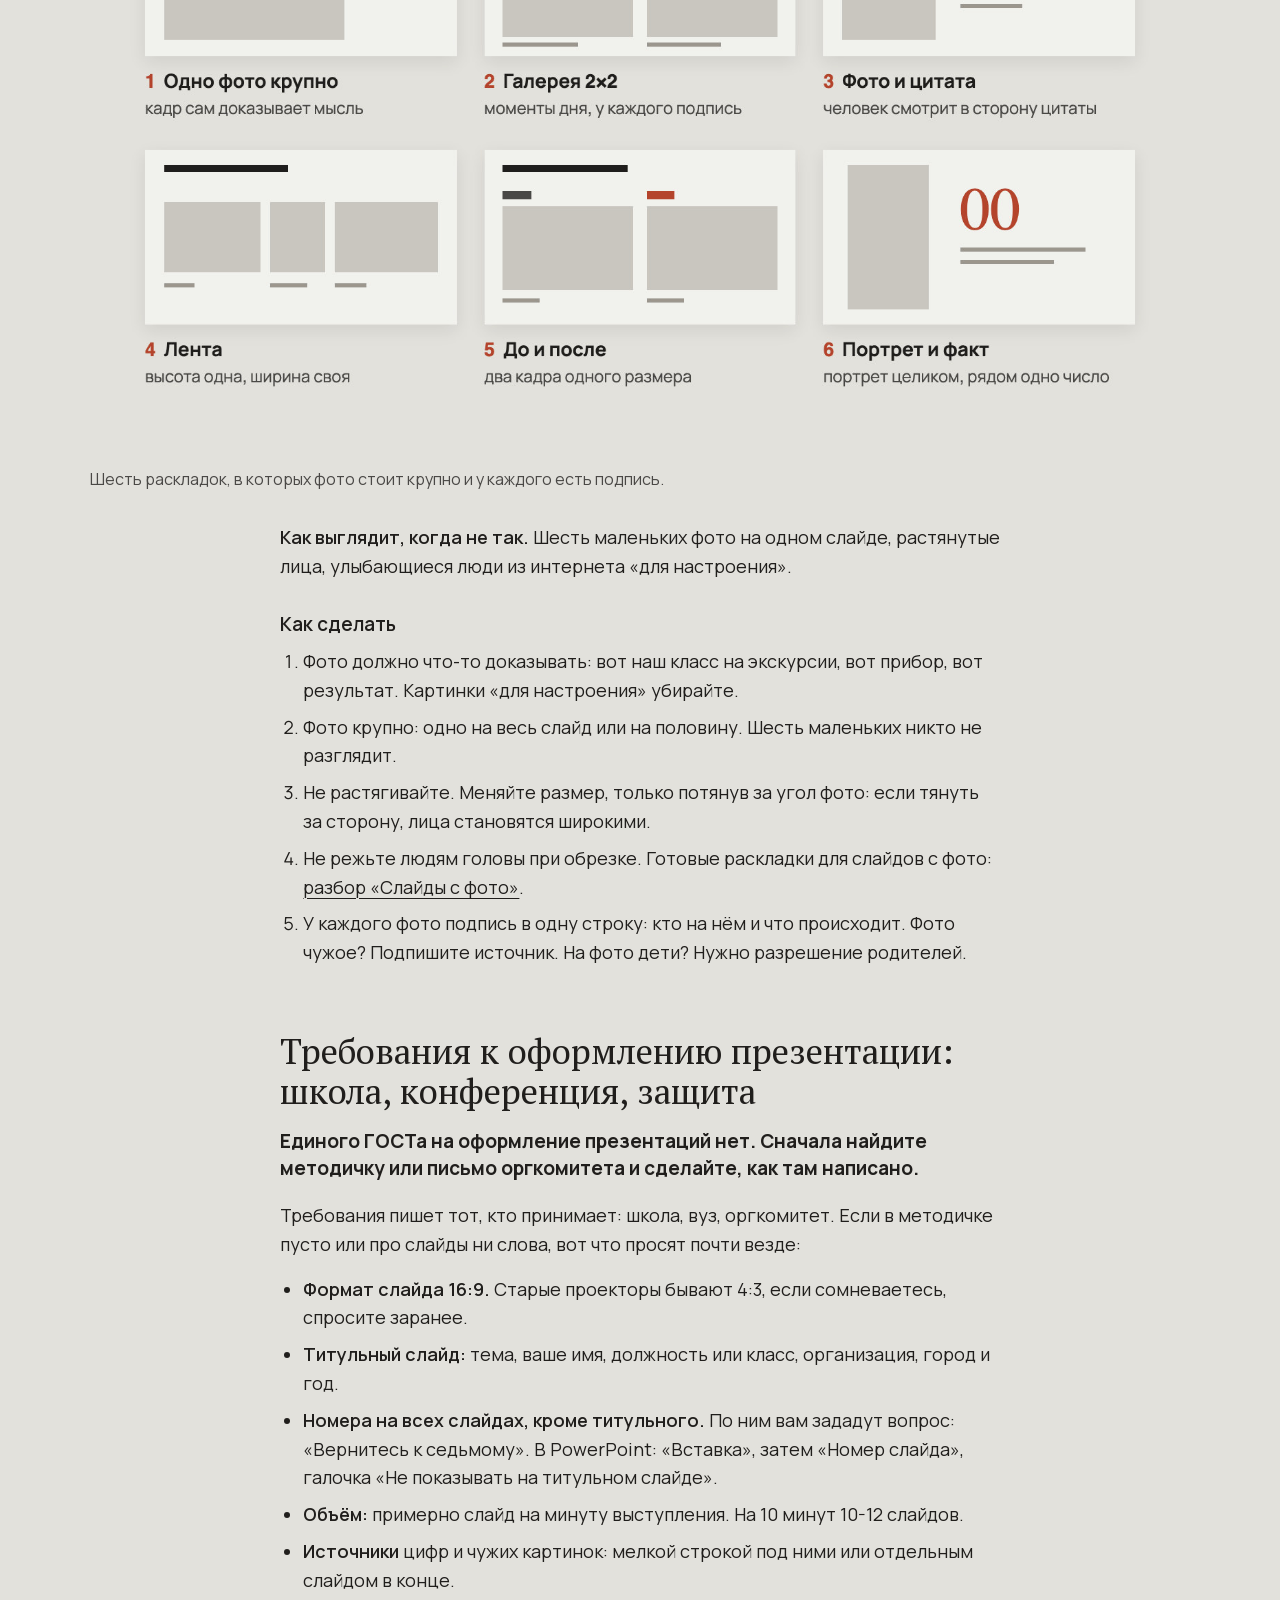
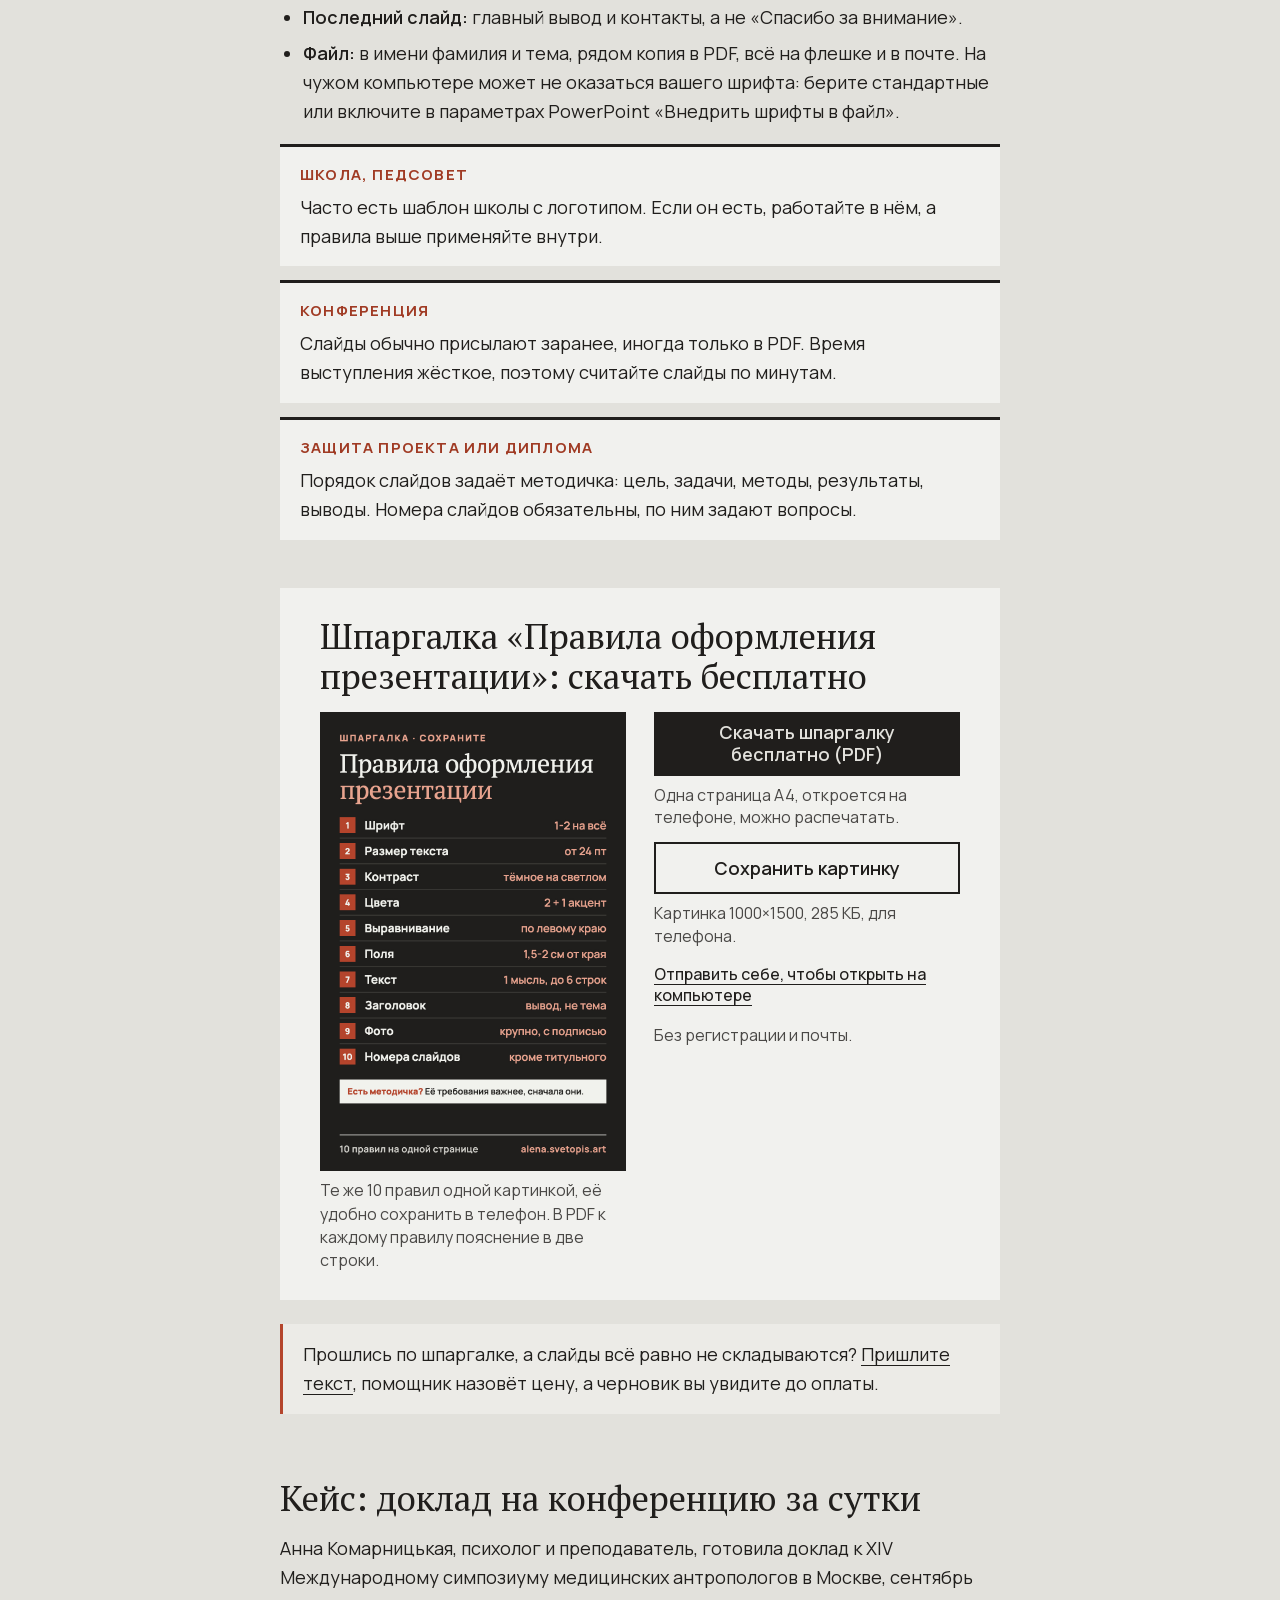
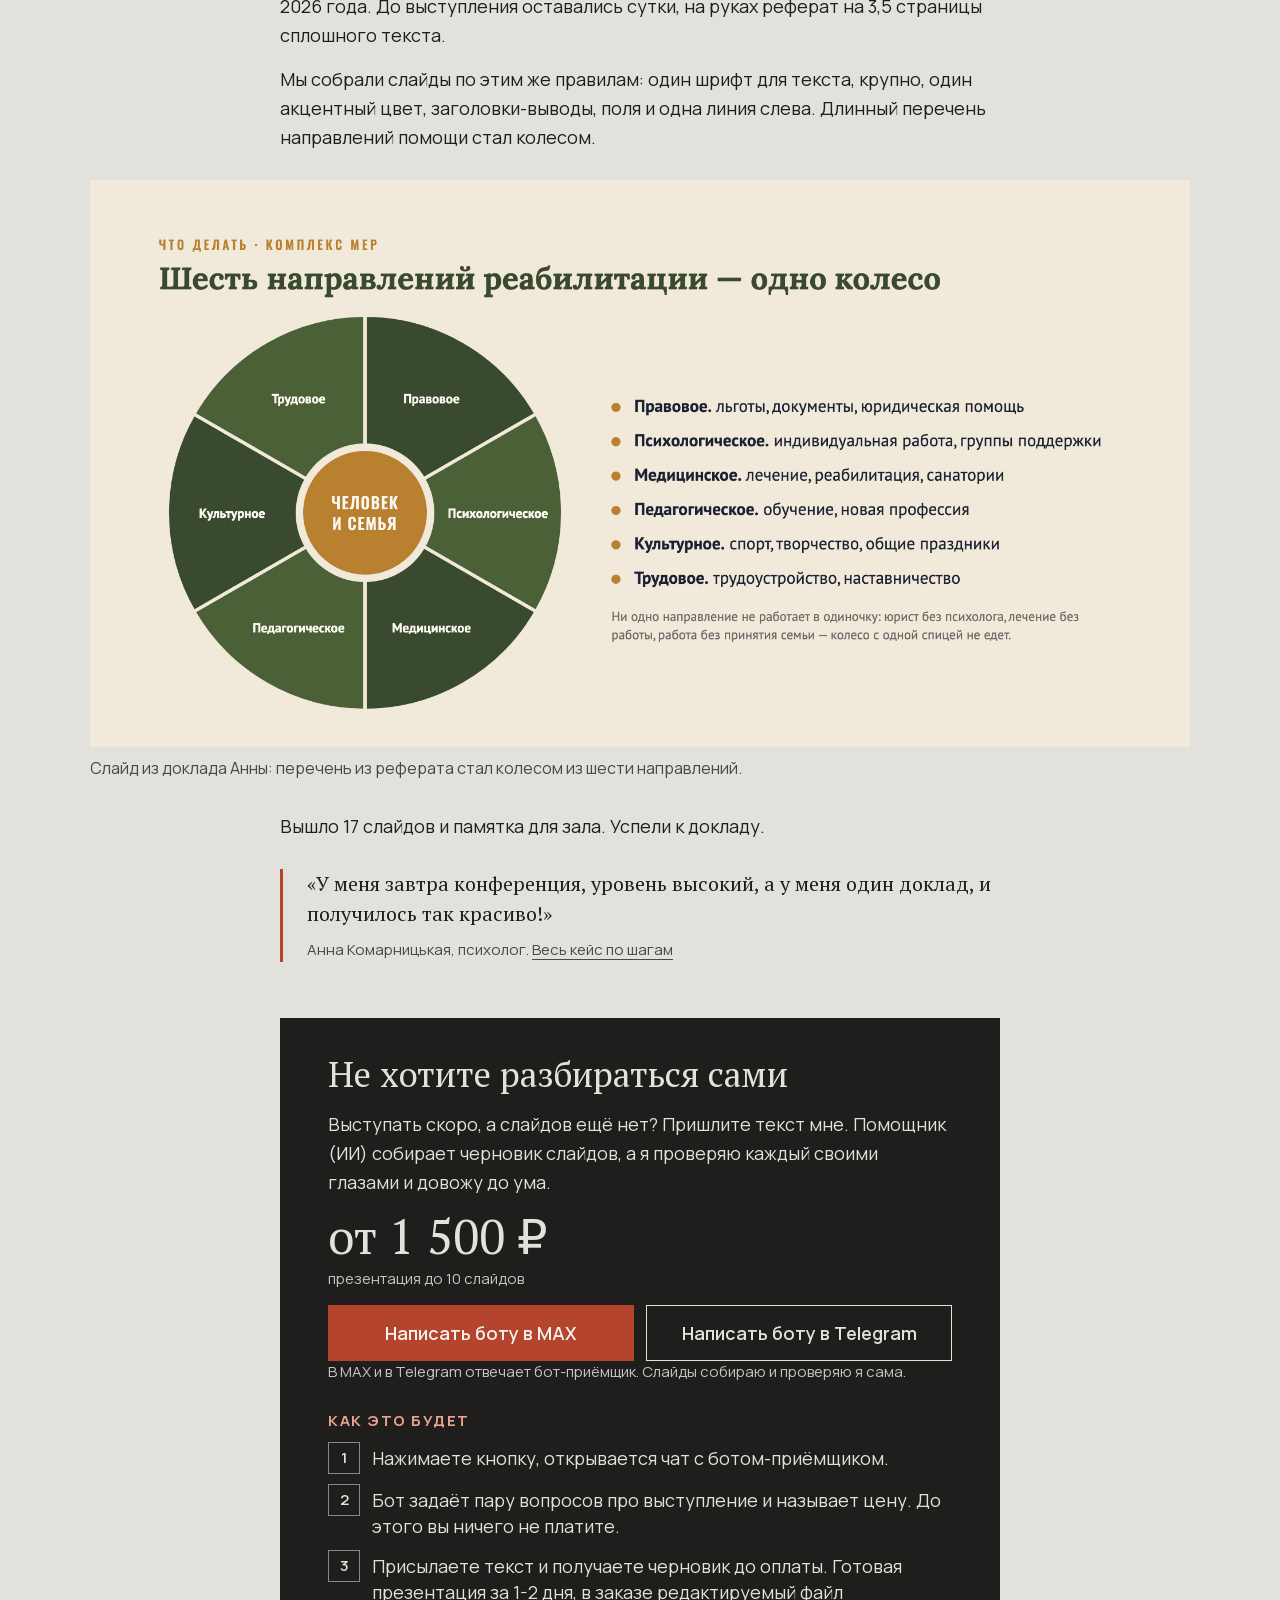
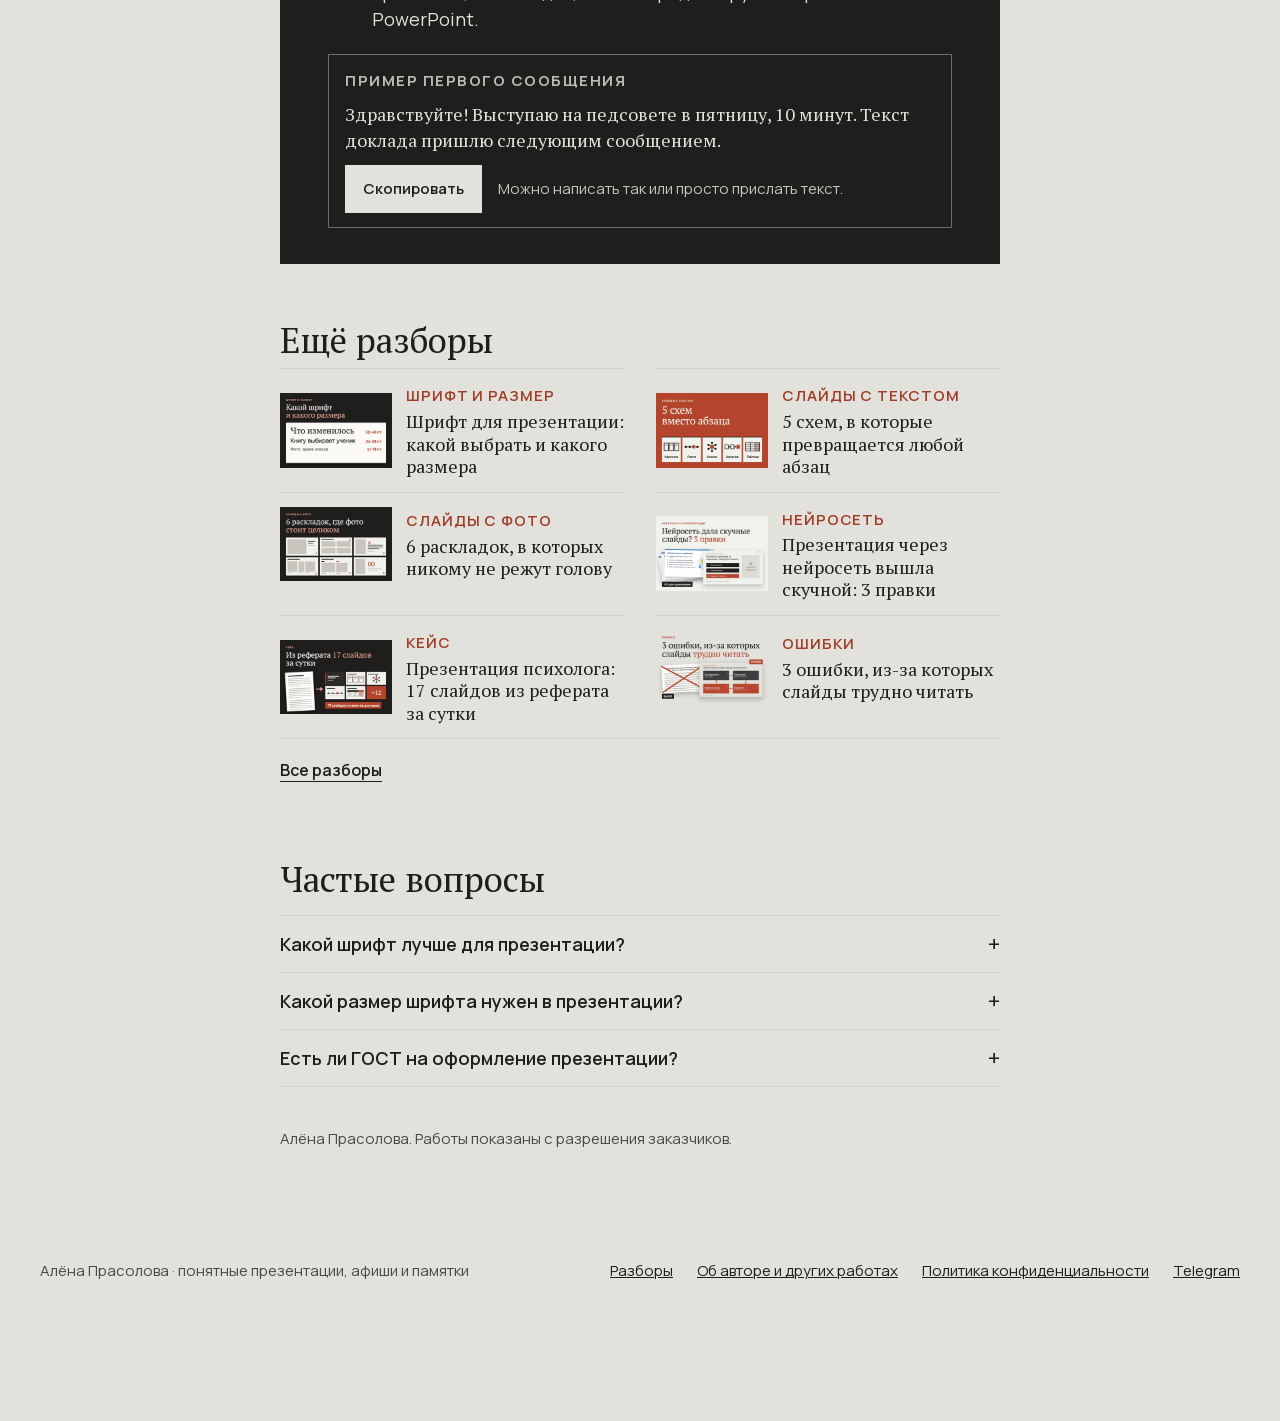
<file: razbory/pravila-oformleniya-prezentacii/index.html>
<!doctype html>
<html lang="ru">
<head>
<meta charset="utf-8">
<meta name="p:domain_verify" content="39e795db5b29c30ba1756705ccda25e4">
<meta name="viewport" content="width=device-width, initial-scale=1">
<title>Правила оформления презентации: 10 правил и шпаргалка</title>
<meta name="description" content="Правила и требования к оформлению презентации: шрифт и размер текста, цвет и контраст, поля, сколько текста на слайде, фото. 10 правил на примерах и шпаргалка PDF, скачать бесплатно.">
<link rel="canonical" href="https://alena.svetopis.art/razbory/pravila-oformleniya-prezentacii/">
<link rel="icon" href="/assets/znak.svg" type="image/svg+xml">
<meta property="og:type" content="article">
<meta property="og:locale" content="ru_RU">
<meta property="og:site_name" content="Алёна Прасолова">
<meta property="og:title" content="Правила оформления презентации: 10 правил на одной странице">
<meta property="og:description" content="Шрифт, размер, цвет, поля, текст и фото: что проверить на слайдах до выступления. Примеры «было и стало» и шпаргалка PDF, скачать бесплатно.">
<meta property="og:url" content="https://alena.svetopis.art/razbory/pravila-oformleniya-prezentacii/">
<meta property="og:image" content="https://alena.svetopis.art/razbory/pravila-oformleniya-prezentacii/img/pin-shpargalka-1.jpg">
<meta property="og:image:width" content="1000">
<meta property="og:image:height" content="1500">
<meta property="article:published_time" content="2026-11-23">
<meta property="article:author" content="Алёна Прасолова">
<script type="application/ld+json">
{"@context":"https://schema.org","@type":"Article","headline":"Правила оформления презентации: 10 правил на одной странице","description":"Правила и требования к оформлению презентации: шрифт и размер текста, цвет и контраст, поля, сколько текста на слайде, фото. Примеры «было и стало» и шпаргалка PDF.","image":"https://alena.svetopis.art/razbory/pravila-oformleniya-prezentacii/img/pin-shpargalka-1.jpg","datePublished":"2026-11-23","inLanguage":"ru","author":{"@type":"Person","name":"Алёна Прасолова","url":"https://alena.svetopis.art/"},"mainEntityOfPage":"https://alena.svetopis.art/razbory/pravila-oformleniya-prezentacii/"}
</script>
<link rel="stylesheet" href="/razbory/razbor.css">
<style>
.st .razmery{width:100%;border-collapse:collapse;margin:8px 0 24px;font-size:18px;line-height:1.35}
.st .razmery th,.st .razmery td{text-align:left;padding:12px 10px;border-bottom:1px solid var(--surface-2);vertical-align:top}
.st .razmery th{font-size:15px;letter-spacing:.06em;text-transform:uppercase;font-weight:700;color:var(--muted)}
.st .razmery td:last-child{font-weight:700;white-space:nowrap}
.st .trebovaniya{display:grid;gap:14px;margin:8px 0 24px}
.st .trebovaniya div{background:var(--paper);padding:16px 20px;border-top:3px solid var(--ink)}
.st .trebovaniya b{display:block;font-size:15px;letter-spacing:.08em;text-transform:uppercase;color:var(--accent-t);margin-bottom:6px}
.st .trebovaniya p{margin:0}
/* строка-ответ сразу под заголовком раздела: то, что обещает пин, ведущий на этот якорь */
.st .st__otvet{font-size:19px;line-height:1.45;margin:0 0 18px}
.st .st__otvet strong{font-weight:700}
</style>
</head>
<body>
<header class="top">
  <a class="mark" href="/razbory/" aria-label="Алёна Прасолова, все разборы">
    <svg viewBox="0 0 64 64" fill="none" aria-hidden="true"><path d="M8 50 L20 14 L32 50 M13 38 H27" stroke="currentColor" stroke-width="2.2" stroke-linecap="round" stroke-linejoin="round"/><path d="M38 50 V14 H56 V50" stroke="currentColor" stroke-width="2.2" stroke-linecap="round" stroke-linejoin="round"/><circle cx="47" cy="32" r="3.2" fill="#B4452C"/></svg>
    <span class="mark__imya">Алёна Прасолова</span>
  </a>
  <nav class="top__nav" aria-label="Разделы">
    <a class="top__link top__link--vse" href="/razbory/">Все разборы</a>
    <a class="top__link" href="#zakaz">Сделать за меня</a>
  </nav>
</header>

<main class="st" data-razbor="Правила оформления презентации" data-podarok="Шпаргалка на одну страницу" data-podarok-korotko="Шпаргалка" data-podarok-yakor="shpargalka">
  <p class="st__kicker"><a href="/razbory/">Разбор</a> · оформление презентации</p>
  <h1 data-korotko="Правила оформления">Правила оформления презентации: 10 правил на одной странице</h1>
  <p class="st__lead">Шрифт, размер, цвет, поля, текст и фото: что проверить до выступления.</p>
  <a class="st__dar" href="#shpargalka">Внутри бесплатная шпаргалка на одну страницу</a>

  <section class="otvet" id="otvet" aria-labelledby="otvet-h">
    <h2 id="otvet-h">Ответ за 10 секунд</h2>
    <p class="otvet__glav">Слайд должен читаться с последнего ряда за пару секунд. Десять правил, которые этого добиваются:</p>
    <ul>
      <li>Шрифт<b>1-2 на всё</b></li>
      <li>Размер текста<b>от 24 пт</b></li>
      <li>Контраст<b>тёмное на светлом</b></li>
      <li>Цвета<b>2 + 1 акцент</b></li>
      <li>Выравнивание<b>по левому краю</b></li>
      <li>Поля<b>1,5-2 см от края</b></li>
      <li>Текст<b>1 мысль, до 6 строк</b></li>
      <li>Заголовок<b>вывод, не тема</b></li>
      <li>Фото<b>крупно, с подписью</b></li>
      <li>Номера<b>кроме титульного</b></li>
    </ul>
  </section>

  <p class="st__avtor">
    <span class="st__avtor-znak" aria-hidden="true"><svg viewBox="0 0 64 64" fill="none"><path d="M8 50 L20 14 L32 50 M13 38 H27" stroke="currentColor" stroke-width="3" stroke-linecap="round" stroke-linejoin="round"/><path d="M38 50 V14 H56 V50" stroke="currentColor" stroke-width="3" stroke-linecap="round" stroke-linejoin="round"/><circle cx="47" cy="32" r="3.6" fill="#E9A48F"/></svg></span>
    <span><b>Алёна Прасолова</b>, собираю презентации к выступлениям<br>23 ноября 2026 · 7 минут чтения</span>
  </p>

  <p>Правила оформления презентации обычно пишут так, что после них хочется закрыть ноутбук: «соблюдайте единство стиля», «обеспечьте читаемость». Хорошо. А что нажать?</p>
  <p>Я собираю презентации к выступлениям для педагогов, психологов, мастеров и малого бизнеса. На каждом слайде я проверяю одно и то же, и всё это уместилось в 10 правил. Здесь они с цифрами: какой размер, сколько цветов, где поля. Подойдёт для школы, конференции и защиты, а в конце шпаргалка на одну страницу.</p>

  <aside class="darm" aria-label="Подарок к статье">
    <img class="darm__img" src="img/shpargalka-prevyu-m.jpg" width="400" height="300" loading="lazy" alt="">
    <p class="darm__rub">Бесплатно</p>
    <p class="darm__t">Шпаргалка «Правила оформления презентации», одна страница A4</p>
    <div class="darm__kn">
      <a class="kn kn--glav" href="fayly/shpargalka-pravila-oformleniya-prezentacii.pdf" data-dar="pdf">Открыть PDF</a>
      <a class="darm__esche" href="#shpargalka">Подробнее ниже</a>
    </div>
    <p class="dar__posle" hidden>PDF открывается в этой же вкладке, вернуться к статье: кнопка «Назад». Если файл скачался, он в загрузках. Ничего не произошло? Откройте эту страницу в обычном браузере: меню с тремя точками, пункт «Открыть в браузере».</p>
  </aside>
  <a class="st__zakaz" href="#zakaz">Некогда разбираться? Пришлите текст</a>

  <h2 id="shrift">Шрифт и размер текста для зала</h2>
  <p class="st__otvet"><strong>Заголовок 32-40 пт, основной текст 24-28 пт, подписи от 18 пт, одно главное число 80-120 пт. Не влезает? Режьте текст, а не шрифт.</strong></p>
  <figure class="fig fig--wide">
    <img src="img/obrazec-kegl.jpg" width="1600" height="900" loading="lazy" data-pin-description="Какой размер шрифта нужен в презентации: заголовок 32-40 пт, текст от 24 пт, подписи от 18 пт. Как слайд видят с последнего ряда." alt="Один и тот же слайд со строками 40, 28, 24, 18 и 14 пунктов: у ноутбука читаются все, с последнего ряда только 40, 28 и 24">
    <figcaption>Учебный образец. Слева слайд у ноутбука, справа он же примерно так, как его видят с последнего ряда.</figcaption>
  </figure>
  <p><strong>Как выглядит, когда не так.</strong> Текст в 14 пунктов, «чтобы всё поместилось». Три шрифта на одном слайде, заголовок рукописным, половина фраз заглавными буквами.</p>
  <p><strong>Почему мешает.</strong> У ноутбука вы сидите в полуметре от экрана, и читается всё. В зале экран далеко. Текст в 14 пунктов с последних рядов превращается в серые полоски, и люди перестают даже пробовать.</p>
  <p>Размеры для обычного слайда 16:9 в PowerPoint или Google Slides:</p>
  <table class="razmery">
    <thead><tr><th>Что на слайде</th><th>Размер</th></tr></thead>
    <tbody>
      <tr><td>Заголовок</td><td>32-40 пт</td></tr>
      <tr><td>Основной текст</td><td>24-28 пт</td></tr>
      <tr><td>Подписи к фото и источники</td><td>от 18 пт</td></tr>
      <tr><td>Одно главное число</td><td>80-120 пт</td></tr>
    </tbody>
  </table>
  <h3>Как сделать</h3>
  <ol>
    <li>Один шрифт на всё или два: один для заголовков, другой для текста. Для текста берите простой, без засечек: Arial, Calibri, PT Sans. Рукописные и «весёлые» шрифты не берите даже к детскому празднику: с расстояния они не читаются.</li>
    <li>Меняйте шрифт сразу на всех слайдах, а не по одному. В PowerPoint: «Вид», затем «Образец слайдов». В Google Slides: «Слайд», затем «Изменить тему».</li>
    <li>Текст не влезает в 24 пункта? Дело не в размере, а в количестве текста. Режьте текст, а не шрифт.</li>
    <li>Заглавными буквами только короткие подписи в одно-три слова. Длинную фразу заглавными читать тяжело.</li>
    <li>Проверка: откройте слайд на весь экран и отойдите от ноутбука на три шага. Читается, значит, в зале тоже прочитают.</li>
  </ol>

  <h2 id="cvet">Цвет и контраст</h2>
  <p class="st__otvet"><strong>Тёмный текст на светлом фоне, три цвета на всю презентацию и один акцент на главном. Подпись к фото ставьте на тёмную плашку.</strong></p>
  <figure class="fig fig--wide">
    <div class="bs">
      <div><span class="bs__label bs__label--do">Было</span><img src="img/obrazec-kontrast-bylo.jpg" width="1600" height="900" loading="lazy" data-pin-description="Цвет и контраст в презентации: бледный текст и надпись по фото в зале не видны. Правила оформления презентации, было и стало." alt="Слайд про экскурсию: светло-серый текст на белом и белая надпись прямо по светлому фото"></div>
      <div><span class="bs__label bs__label--posle">Стало</span><img src="img/obrazec-kontrast-stalo.jpg" width="1600" height="900" loading="lazy" alt="Тот же слайд: тёмный текст на светлом фоне, заголовок-вывод, подпись к фото на тёмной плашке, одно число красным"></div>
    </div>
    <figcaption>Учебный образец. Те же факты: тёмный текст на светлом, подпись к фото на плашке, красным только одно число.</figcaption>
  </figure>
  <p><strong>Как выглядит, когда не так.</strong> Светло-серый текст на белом, «потому что так нежнее». Белые буквы прямо по фото. Пять цветов на одном слайде.</p>
  <p><strong>Почему мешает.</strong> Проектор всегда бледнее экрана вашего ноутбука. Нежно-серый текст в зале исчезает совсем, а буквы поверх пёстрого фото рябят и сливаются с небом.</p>
  <h3>Как сделать</h3>
  <ol>
    <li>Тёмный текст на светлом фоне или светлый на тёмном. Самое надёжное: почти чёрный на почти белом.</li>
    <li>Цветов на всю презентацию три: фон, текст и один акцентный. Акцентом красьте только главное: одно слово, одну цифру, одну стрелку.</li>
    <li>Текст поверх фото ставьте только на плашку: прямоугольник тёмного цвета под надписью. Или ставьте текст рядом с фото, а не на нём.</li>
    <li>Не стройте смысл на паре «красное и зелёное»: часть людей почти не различает эти цвета. Подпишите словами или замените один цвет тёмным.</li>
    <li>В светлом классе надёжнее светлый фон. Тёмный фон хорош в затемнённом зале, а при включённом свете он становится серым и текст на нём бледнеет.</li>
  </ol>

  <h2 id="polya">Выравнивание и поля</h2>
  <p class="st__otvet"><strong>Текст по левому краю от одной линии, поля 1,5-2 см от края со всех сторон, заголовок на всех слайдах в одном месте.</strong></p>
  <figure class="fig fig--wide">
    <div class="bs">
      <div><span class="bs__label bs__label--do">Было</span><img src="img/obrazec-polya-bylo.jpg" width="1600" height="900" loading="lazy" alt="Слайд про кружок робототехники: заголовок по центру, текст в разных местах, фото прилипло к правому краю, подпись к числу у нижнего края"></div>
      <div><span class="bs__label bs__label--posle">Стало</span><img src="img/obrazec-polya-stalo.jpg" width="1600" height="900" loading="lazy" data-pin-description="Выравнивание и поля на слайде: всё по одной линии слева, поля от края, три числа карточками. Правила оформления презентации." alt="Тот же слайд по сетке: всё начинается от одной линии слева, поля от края показаны пунктиром, три числа карточками"></div>
    </div>
    <figcaption>Учебный образец. Пунктиром показаны поля и одна линия слева, на настоящем слайде их не видно.</figcaption>
  </figure>
  <p><strong>Как выглядит, когда не так.</strong> На одном слайде заголовок слева, на другом по центру. Текст стоит столбиком посередине. Блоки висят где придётся, а что-то прилипло к самому краю.</p>
  <p><strong>Почему мешает.</strong> Глаз каждый раз ищет, где начало. Слайды «прыгают», и выступление кажется неаккуратным, даже если содержание сильное.</p>
  <h3>Как сделать</h3>
  <ol>
    <li>Текст по левому краю. По центру только короткий заголовок в одну-две строки или титульный слайд. По ширине не выравнивайте: между словами появляются дыры (их видно на образце ниже).</li>
    <li>Поля: от края слайда до текста 1,5-2 см со всех сторон. Ничего не должно прилипать к краю, тем более что некоторые проекторы подрезают края кадра.</li>
    <li>Заголовок на всех слайдах в одном и том же месте. Проще всего поставить его один раз в «Образце слайдов», и он будет стоять везде.</li>
    <li>Что относится друг к другу, ставьте рядом, разное разводите. Подпись стоит вплотную к своей картинке, а не посередине между двумя.</li>
    <li>Включите направляющие, чтобы видеть линию: в PowerPoint «Вид», затем «Направляющие», в Google Slides «Вид», затем «Направляющие».</li>
  </ol>

  <h2 id="tekst">Сколько текста на слайде</h2>
  <p class="st__otvet"><strong>Правило простое: одна мысль на слайд. Ориентир по объёму: заголовок-вывод и до шести коротких строк.</strong></p>
  <p>Всё, что вы скажете вслух, переносите в заметки докладчика, они есть и в PowerPoint, и в Google Slides.</p>
  <figure class="fig fig--wide">
    <div class="bs">
      <div><span class="bs__label bs__label--do">Было</span><img src="img/obrazec-abzac-bylo.jpg" width="1600" height="900" loading="lazy" alt="Слайд с абзацем про адаптацию в первом классе, выровненным по ширине, между словами дыры"></div>
      <div><span class="bs__label bs__label--posle">Стало</span><img src="img/obrazec-abzac-stalo.jpg" width="1600" height="900" loading="lazy" data-pin-description="Сколько текста на слайде: одна мысль, заголовок-вывод и три карточки вместо абзаца. Правила оформления презентации." alt="Тот же смысл тремя карточками: один режим всю неделю, вечером про хорошее, без сравнений с другими"></div>
    </div>
    <figcaption>Учебный образец. Было: абзац, выровненный по ширине. Стало: тот же смысл, заголовок-вывод и три карточки.</figcaption>
  </figure>
  <p>Абзац почти всегда складывается в одну из пяти схем: карточки, лента, колесо, цепочка, таблица. Как выбрать схему за 10 секунд, я подробно разобрала в статье <a href="/razbory/5-shem-vmesto-abzaca/">«5 схем вместо абзаца»</a>.</p>

  <h2 id="zagolovok">Заголовок: вывод, а не тема</h2>
  <p class="st__otvet"><strong>Пусть заголовок сам говорит главное: не «Результаты», а «Дети стали читать дома, и это заметили родители».</strong></p>
  <p>«Актуальность», «Результаты», «Заключение». Такой заголовок похож на коробку с надписью «разное»: что внутри, надо открывать и разбираться.</p>
  <figure class="fig fig--wide">
    <img src="img/obrazec-temy-vyvody.jpg" width="1600" height="900" loading="lazy" alt="Слева заголовки-темы зачёркнуты: Актуальность проблемы, Основные направления, Заключение. Справа заголовки-выводы">
    <figcaption>Учебный образец. Проверка: прочитайте подряд только заголовки. Сложился пересказ доклада, значит, всё получилось.</figcaption>
  </figure>
  <p>Как переписать заголовки за вечер, по шагам: <a href="/razbory/3-oshibki-slaydov/#oshibka-2">разбор «3 ошибки, из-за которых слайды трудно читать»</a>.</p>

  <h2 id="foto">Фото и картинки</h2>
  <p class="st__otvet"><strong>Одно фото крупно, на весь слайд или на половину, и у каждого подпись в одну строку: кто на нём и что происходит.</strong></p>
  <figure class="fig fig--wide">
    <img src="img/raskladki-shema.jpg" width="1600" height="1080" loading="lazy" alt="Шесть раскладок для слайдов с фото: одно фото крупно, галерея 2 на 2, фото и цитата, лента, до и после, портрет и факт">
    <figcaption>Шесть раскладок, в которых фото стоит крупно и у каждого есть подпись.</figcaption>
  </figure>
  <p><strong>Как выглядит, когда не так.</strong> Шесть маленьких фото на одном слайде, растянутые лица, улыбающиеся люди из интернета «для настроения».</p>
  <h3>Как сделать</h3>
  <ol>
    <li>Фото должно что-то доказывать: вот наш класс на экскурсии, вот прибор, вот результат. Картинки «для настроения» убирайте.</li>
    <li>Фото крупно: одно на весь слайд или на половину. Шесть маленьких никто не разглядит.</li>
    <li>Не растягивайте. Меняйте размер, только потянув за угол фото: если тянуть за сторону, лица становятся широкими.</li>
    <li>Не режьте людям головы при обрезке. Готовые раскладки для слайдов с фото: <a href="/razbory/slaydy-s-foto/">разбор «Слайды с фото»</a>.</li>
    <li>У каждого фото подпись в одну строку: кто на нём и что происходит. Фото чужое? Подпишите источник. На фото дети? Нужно разрешение родителей.</li>
  </ol>

  <h2 id="trebovaniya">Требования к оформлению презентации: школа, конференция, защита</h2>
  <p class="st__otvet"><strong>Единого ГОСТа на оформление презентаций нет. Сначала найдите методичку или письмо оргкомитета и сделайте, как там написано.</strong></p>
  <p>Требования пишет тот, кто принимает: школа, вуз, оргкомитет. Если в методичке пусто или про слайды ни слова, вот что просят почти везде:</p>
  <ul>
    <li id="format"><strong>Формат слайда 16:9.</strong> Старые проекторы бывают 4:3, если сомневаетесь, спросите заранее.</li>
    <li><strong>Титульный слайд:</strong> тема, ваше имя, должность или класс, организация, город и год.</li>
    <li id="nomera"><strong>Номера на всех слайдах, кроме титульного.</strong> По ним вам зададут вопрос: «Вернитесь к седьмому». В PowerPoint: «Вставка», затем «Номер слайда», галочка «Не показывать на титульном слайде».</li>
    <li><strong>Объём:</strong> примерно слайд на минуту выступления. На 10 минут 10-12 слайдов.</li>
    <li><strong>Источники</strong> цифр и чужих картинок: мелкой строкой под ними или отдельным слайдом в конце.</li>
    <li><strong>Последний слайд:</strong> главный вывод и контакты, а не «Спасибо за внимание».</li>
    <li id="fayl"><strong>Файл:</strong> в имени фамилия и тема, рядом копия в PDF, всё на флешке и в почте. На чужом компьютере может не оказаться вашего шрифта: берите стандартные или включите в параметрах PowerPoint «Внедрить шрифты в файл».</li>
  </ul>
  <div class="trebovaniya">
    <div><b>Школа, педсовет</b><p>Часто есть шаблон школы с логотипом. Если он есть, работайте в нём, а правила выше применяйте внутри.</p></div>
    <div><b>Конференция</b><p>Слайды обычно присылают заранее, иногда только в PDF. Время выступления жёсткое, поэтому считайте слайды по минутам.</p></div>
    <div><b>Защита проекта или диплома</b><p>Порядок слайдов задаёт методичка: цель, задачи, методы, результаты, выводы. Номера слайдов обязательны, по ним задают вопросы.</p></div>
  </div>

  <section class="dar" id="shpargalka">
    <h2>Шпаргалка «Правила оформления презентации»: скачать бесплатно</h2>
    <figure class="dar__prevyu">
      <img src="img/shpargalka-prevyu.jpg" width="1000" height="1500" loading="lazy" data-pin-description="Шпаргалка: правила оформления презентации на одной странице. Шрифт, размер, контраст, цвета, поля, текст, заголовок, фото, номера слайдов. Скачать бесплатно." alt="Шпаргалка: 10 правил оформления презентации с цифрами, от шрифта до номеров слайдов">
      <figcaption>Те же 10 правил одной картинкой, её удобно сохранить в телефон. В PDF к каждому правилу пояснение в две строки.</figcaption>
    </figure>
    <div class="dar__kn">
      <div>
        <a class="kn kn--glav" href="fayly/shpargalka-pravila-oformleniya-prezentacii.pdf" data-dar="pdf">Скачать шпаргалку бесплатно (PDF)</a>
        <p class="dar__pod">Одна страница A4, откроется на телефоне, можно распечатать.</p>
      </div>
      <div>
        <a class="kn kn--kontur" href="fayly/shpargalka-pravila-oformleniya-prezentacii.jpg" download data-dar="jpg">Сохранить картинку</a>
        <p class="dar__pod">Картинка 1000×1500, 285 КБ, для телефона.</p>
      </div>
      <p class="dar__posle" hidden>PDF открывается в этой же вкладке, вернуться к статье: кнопка «Назад». Если файл скачался, он в загрузках. Ничего не произошло? Откройте эту страницу в обычном браузере: меню с тремя точками, пункт «Открыть в браузере».</p>
      <button class="dar__sebe" type="button" hidden>Отправить себе, чтобы открыть на компьютере</button>
    </div>
    <p class="dar__bez">Без регистрации и почты.</p>
  </section>
  <p class="most">Прошлись по шпаргалке, а слайды всё равно не складываются? <a href="#zakaz">Пришлите текст</a>, помощник назовёт цену, а черновик вы увидите до оплаты.</p>

  <h2 id="keys">Кейс: доклад на конференцию за сутки</h2>
  <p>Анна Комарницькая, психолог и преподаватель, готовила доклад к XIV Международному симпозиуму медицинских антропологов в Москве, сентябрь 2026 года. До выступления оставались сутки, на руках реферат на 3,5 страницы сплошного текста.</p>
  <p>Мы собрали слайды по этим же правилам: один шрифт для текста, крупно, один акцентный цвет, заголовки-выводы, поля и одна линия слева. Длинный перечень направлений помощи стал колесом.</p>
  <figure class="fig fig--wide">
    <img src="img/anna-slajd-08.jpg" width="1920" height="990" loading="lazy" alt="Слайд: колесо из шести направлений помощи вокруг слов человек и семья">
    <figcaption>Слайд из доклада Анны: перечень из реферата стал колесом из шести направлений.</figcaption>
  </figure>
  <p>Вышло 17 слайдов и памятка для зала. Успели к докладу.</p>
  <blockquote class="quote">«У меня завтра конференция, уровень высокий, а у меня один доклад, и получилось так красиво!»<footer>Анна Комарницькая, психолог.<span data-esli="prezentaciya-psihologa"> <a href="/razbory/prezentaciya-psihologa/#keys">Весь кейс по шагам</a></span></footer></blockquote>

  <section class="order" id="zakaz">
    <h2>Не хотите разбираться сами</h2>
    <p>Выступать скоро, а слайдов ещё нет? Пришлите текст мне. Помощник (ИИ) собирает черновик слайдов, а я проверяю каждый своими глазами и довожу до ума.</p>
    <p class="order__price">от 1 500 ₽ <small>презентация до 10 слайдов</small></p>
    <div class="order__kn">
      <a class="btn" id="max-btn" href="https://max.ru/se14170446_1_bot?start=pin_pravila">Написать боту в MAX</a>
      <a class="btn btn--tg" id="tg-btn" href="https://t.me/alena_pomoshchnik_bot?start=pin_pravila">Написать боту в Telegram</a>
    </div>
    <p class="order__small">В MAX и в Telegram отвечает бот-приёмщик. Слайды собираю и проверяю я сама.</p>
    <h3 class="order__h">Как это будет</h3>
    <ol class="order__shagi">
      <li>Нажимаете кнопку, открывается чат с ботом-приёмщиком.</li>
      <li>Бот задаёт пару вопросов про выступление и называет цену. До этого вы ничего не платите.</li>
      <li>Присылаете текст и получаете черновик до оплаты. Готовая презентация за 1-2 дня, в заказе редактируемый файл PowerPoint.</li>
    </ol>
    <div class="order__primer">
      <p class="order__primer-t">Пример первого сообщения</p>
      <p class="order__primer-s" id="primer">Здравствуйте! Выступаю на педсовете в пятницу, 10 минут. Текст доклада пришлю следующим сообщением.</p>
      <p class="order__primer-n"><button class="order__kop" type="button" data-kop="#primer">Скопировать</button> <span>Можно написать так или просто прислать текст.</span></p>
    </div>
  </section>

  <nav class="eshche" aria-labelledby="eshche-h">
    <h2 id="eshche-h">Ещё разборы</h2>
    <ul>
      <li><a href="/razbory/shrift-dlya-prezentacii/"><img src="/razbory/oblozhki/shrift-dlya-prezentacii-m.jpg" width="336" height="224" loading="lazy" alt=""><span class="eshche__t"><span class="eshche__rub">Шрифт и размер</span>Шрифт для презентации: какой выбрать и какого размера</span></a></li>
      <li><a href="/razbory/5-shem-vmesto-abzaca/"><img src="/razbory/oblozhki/5-shem-m.jpg" width="336" height="224" loading="lazy" alt=""><span class="eshche__t"><span class="eshche__rub">Слайды с текстом</span>5 схем, в которые превращается любой абзац</span></a></li>
      <li><a href="/razbory/slaydy-s-foto/"><img src="/razbory/oblozhki/slaydy-s-foto-m.jpg" width="336" height="224" loading="lazy" alt=""><span class="eshche__t"><span class="eshche__rub">Слайды с фото</span>6 раскладок, в которых никому не режут голову</span></a></li>
      <li><a href="/razbory/prezentaciya-v-neyroseti/"><img src="/razbory/oblozhki/prezentaciya-v-neyroseti-m.jpg" width="336" height="224" loading="lazy" alt=""><span class="eshche__t"><span class="eshche__rub">Нейросеть</span>Презентация через нейросеть вышла скучной: 3 правки</span></a></li>
      <li><a href="/razbory/prezentaciya-psihologa/"><img src="/razbory/oblozhki/prezentaciya-psihologa-m.jpg" width="336" height="224" loading="lazy" alt=""><span class="eshche__t"><span class="eshche__rub">Кейс</span>Презентация психолога: 17 слайдов из реферата за сутки</span></a></li>
      <li><a href="/razbory/3-oshibki-slaydov/"><img src="/razbory/oblozhki/3-oshibki-slaydov-m.jpg" width="336" height="224" loading="lazy" alt=""><span class="eshche__t"><span class="eshche__rub">Ошибки</span>3 ошибки, из-за которых слайды трудно читать</span></a></li>
    </ul>
    <a class="eshche__vse" href="/razbory/">Все разборы</a>
  </nav>

  <section class="faq">
    <h2>Частые вопросы</h2>
    <details><summary>Какой шрифт лучше для презентации?</summary><p>Для текста простой, без засечек: Arial, Calibri или PT Sans. Для заголовков можно взять второй, с засечками, например PT Serif или Georgia. Главное, не больше двух шрифтов на всю презентацию.</p></details>
    <details><summary>Какой размер шрифта нужен в презентации?</summary><p>Заголовок 32-40 пунктов, основной текст 24-28, подписи и источники не меньше 18. Если текст в такой размер не помещается, сократите текст, а не шрифт.</p></details>
    <details><summary>Есть ли ГОСТ на оформление презентации?</summary><p>Нет. ГОСТы есть на отчёты и другие документы, а на слайды нет. Требования задаёт школа, вуз или оргкомитет: ищите методичку или письмо с правилами. Если их нет, хватит 10 правил из этой статьи.</p></details>
  </section>

  <p class="st__meta" style="margin-top:40px">Алёна Прасолова. Работы показаны с разрешения заказчиков.</p>
</main>
<script>
/* какой пин привёл: utm_content из адреса дописываем к метке бота (ничего не сохраняем и никуда не отправляем) */
(function(){try{var c=new URLSearchParams(location.search).get("utm_content");if(!c)return;c=c.toLowerCase().replace(/[^a-z0-9]/g,"_").slice(0,18);var a=document.getElementById("max-btn");if(a&&c)a.href="https://max.ru/se14170446_1_bot?start=pin_pravila_"+c;var t=document.getElementById("tg-btn");if(t&&c)t.href="https://t.me/alena_pomoshchnik_bot?start=pin_pravila_"+c;}catch(e){}})();
</script>

<footer class="foot">
  <span>Алёна Прасолова · понятные презентации, афиши и памятки</span>
  <nav><a href="/razbory/">Разборы</a><a href="/">Об авторе и других работах</a><a href="/privacy/">Политика конфиденциальности</a><a href="https://t.me/alenaprasol">Telegram</a></nav>
</footer>
<script src="/razbory/razbor.js" defer></script>
<script src="/razbory/metrika.js" defer></script>
</body>
</html>
</file>
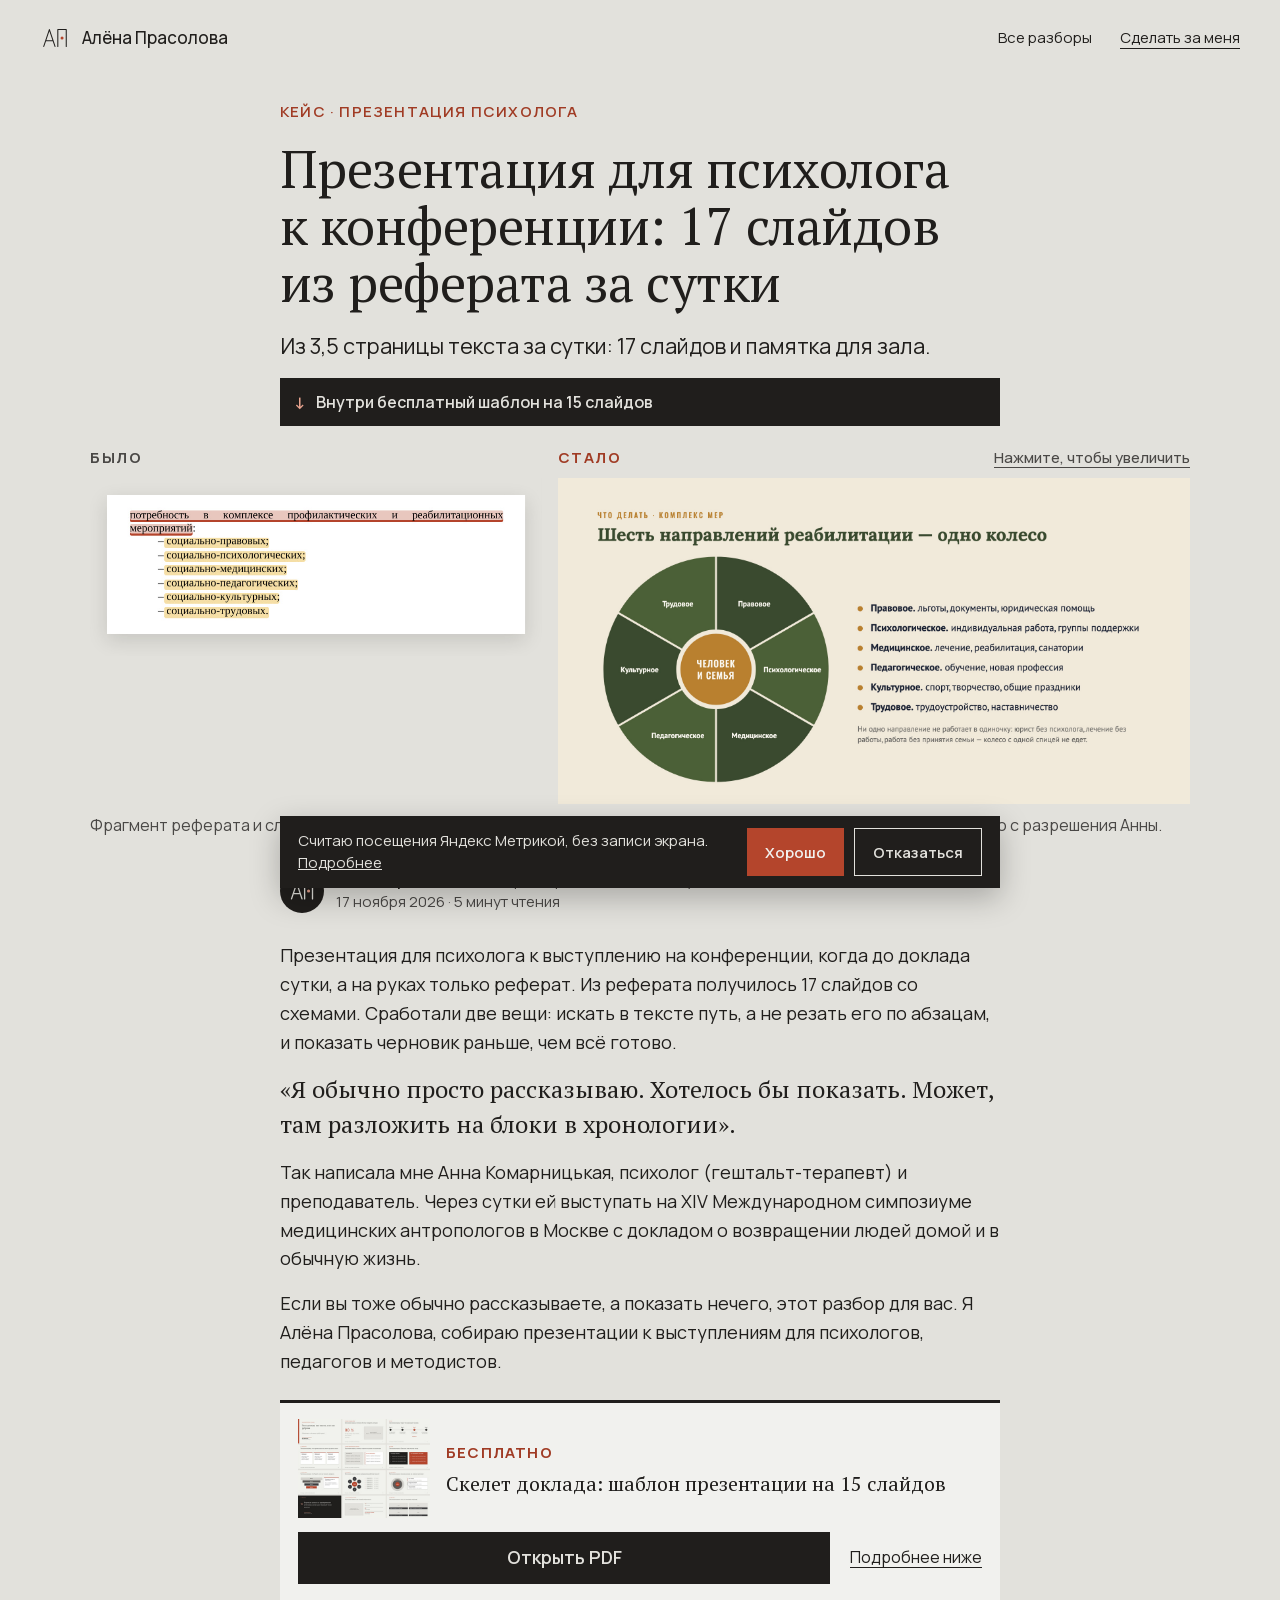
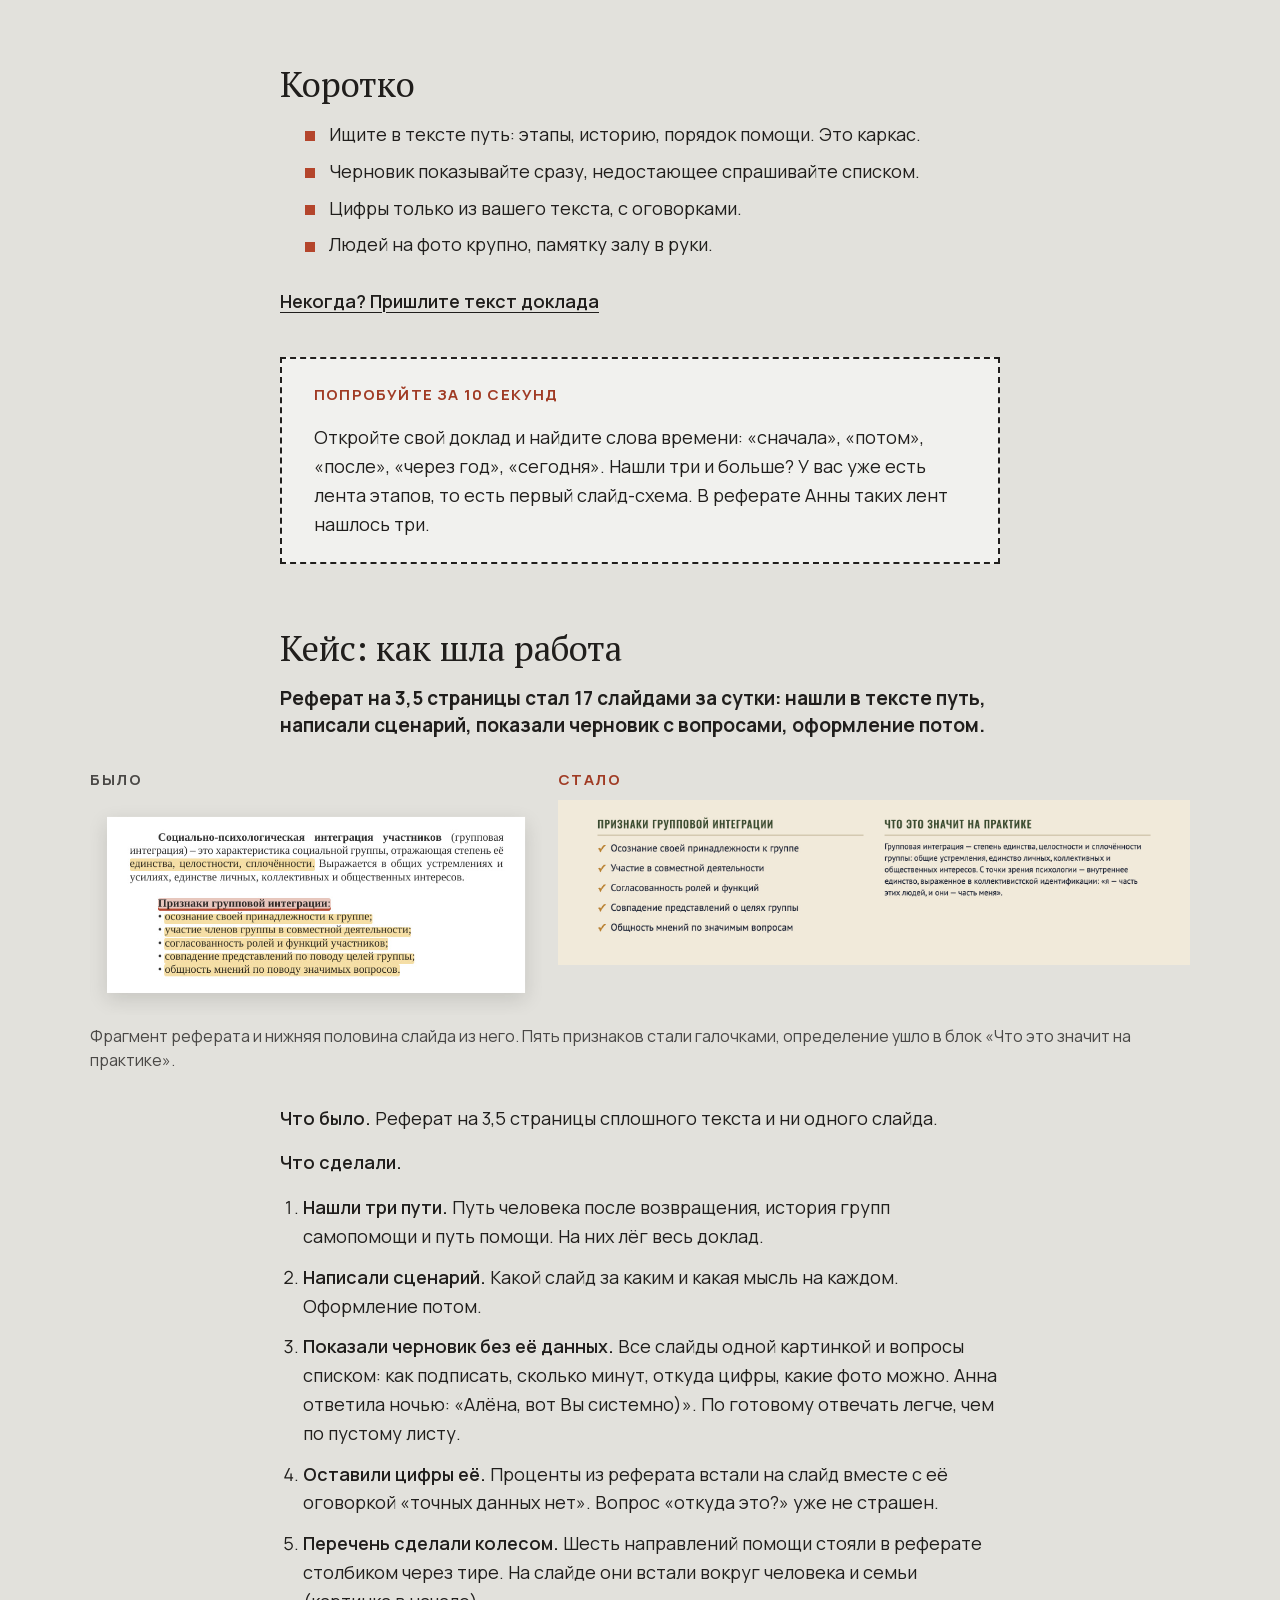
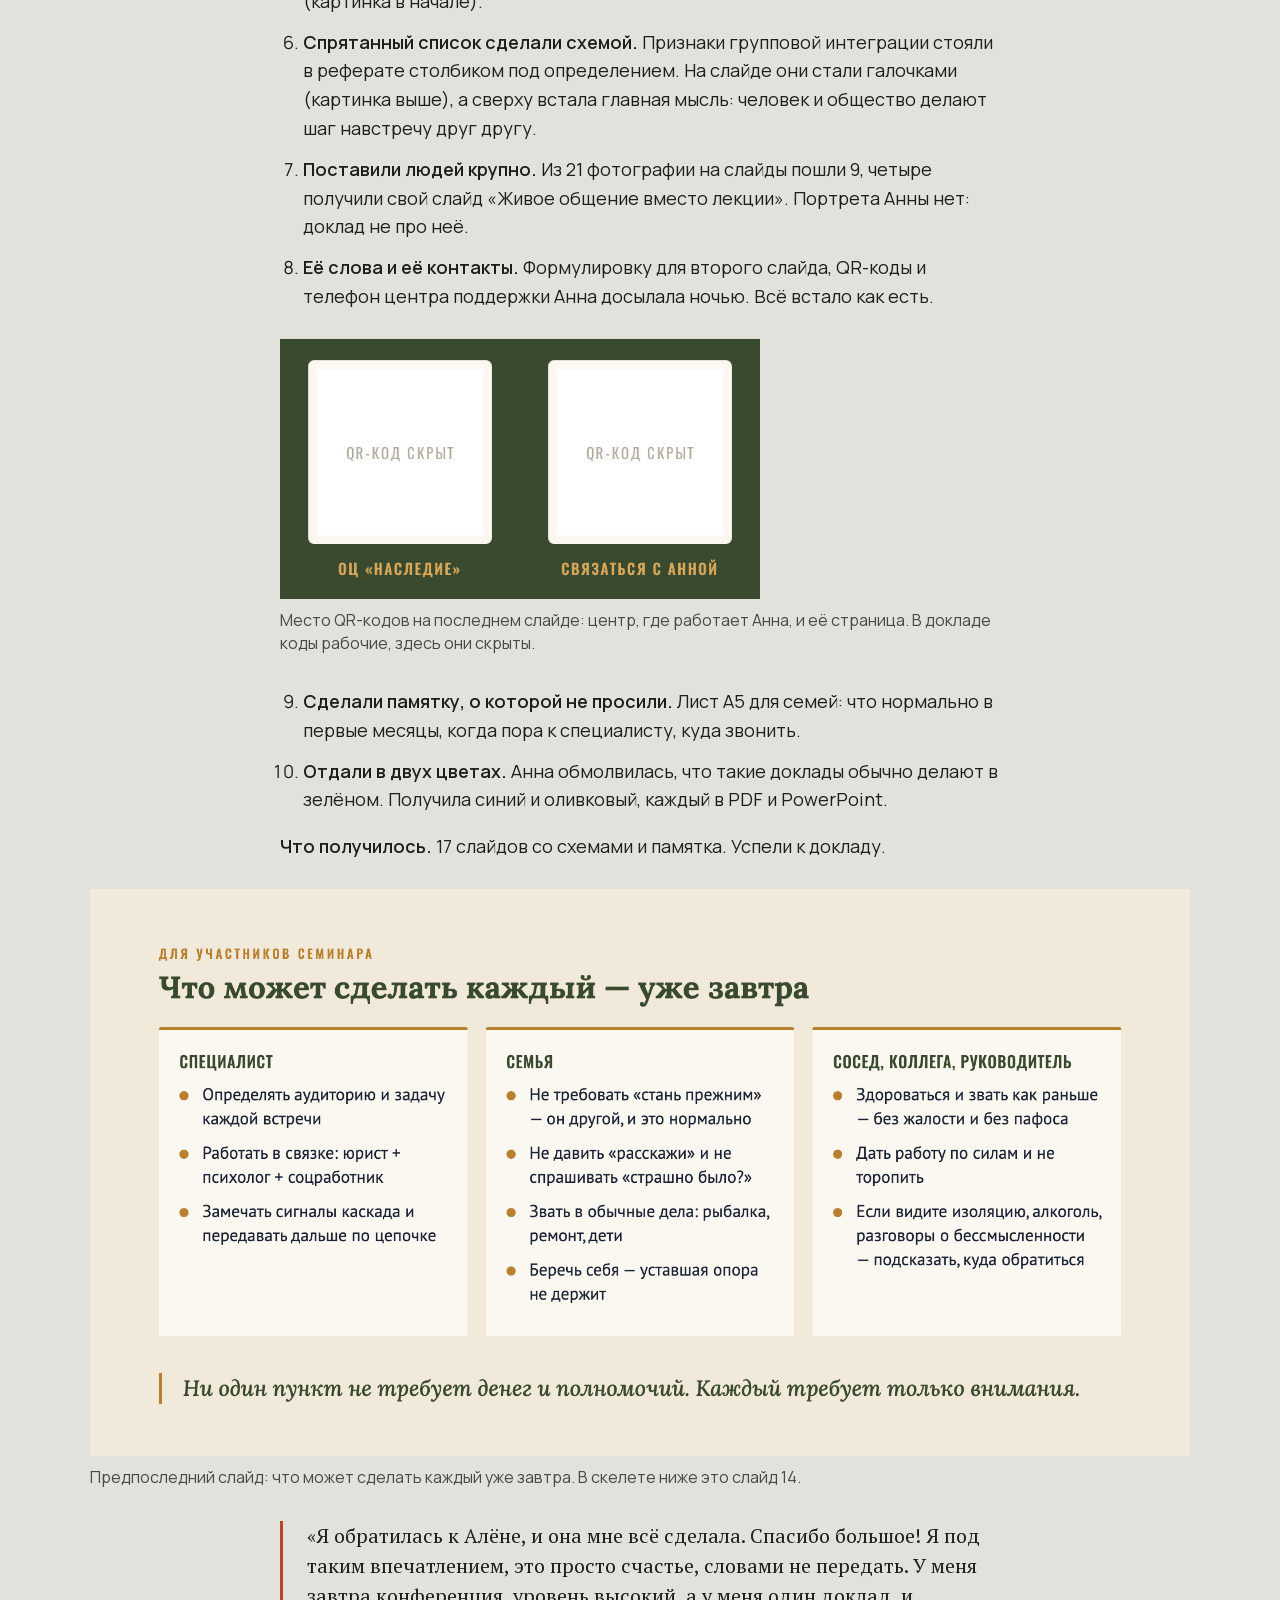
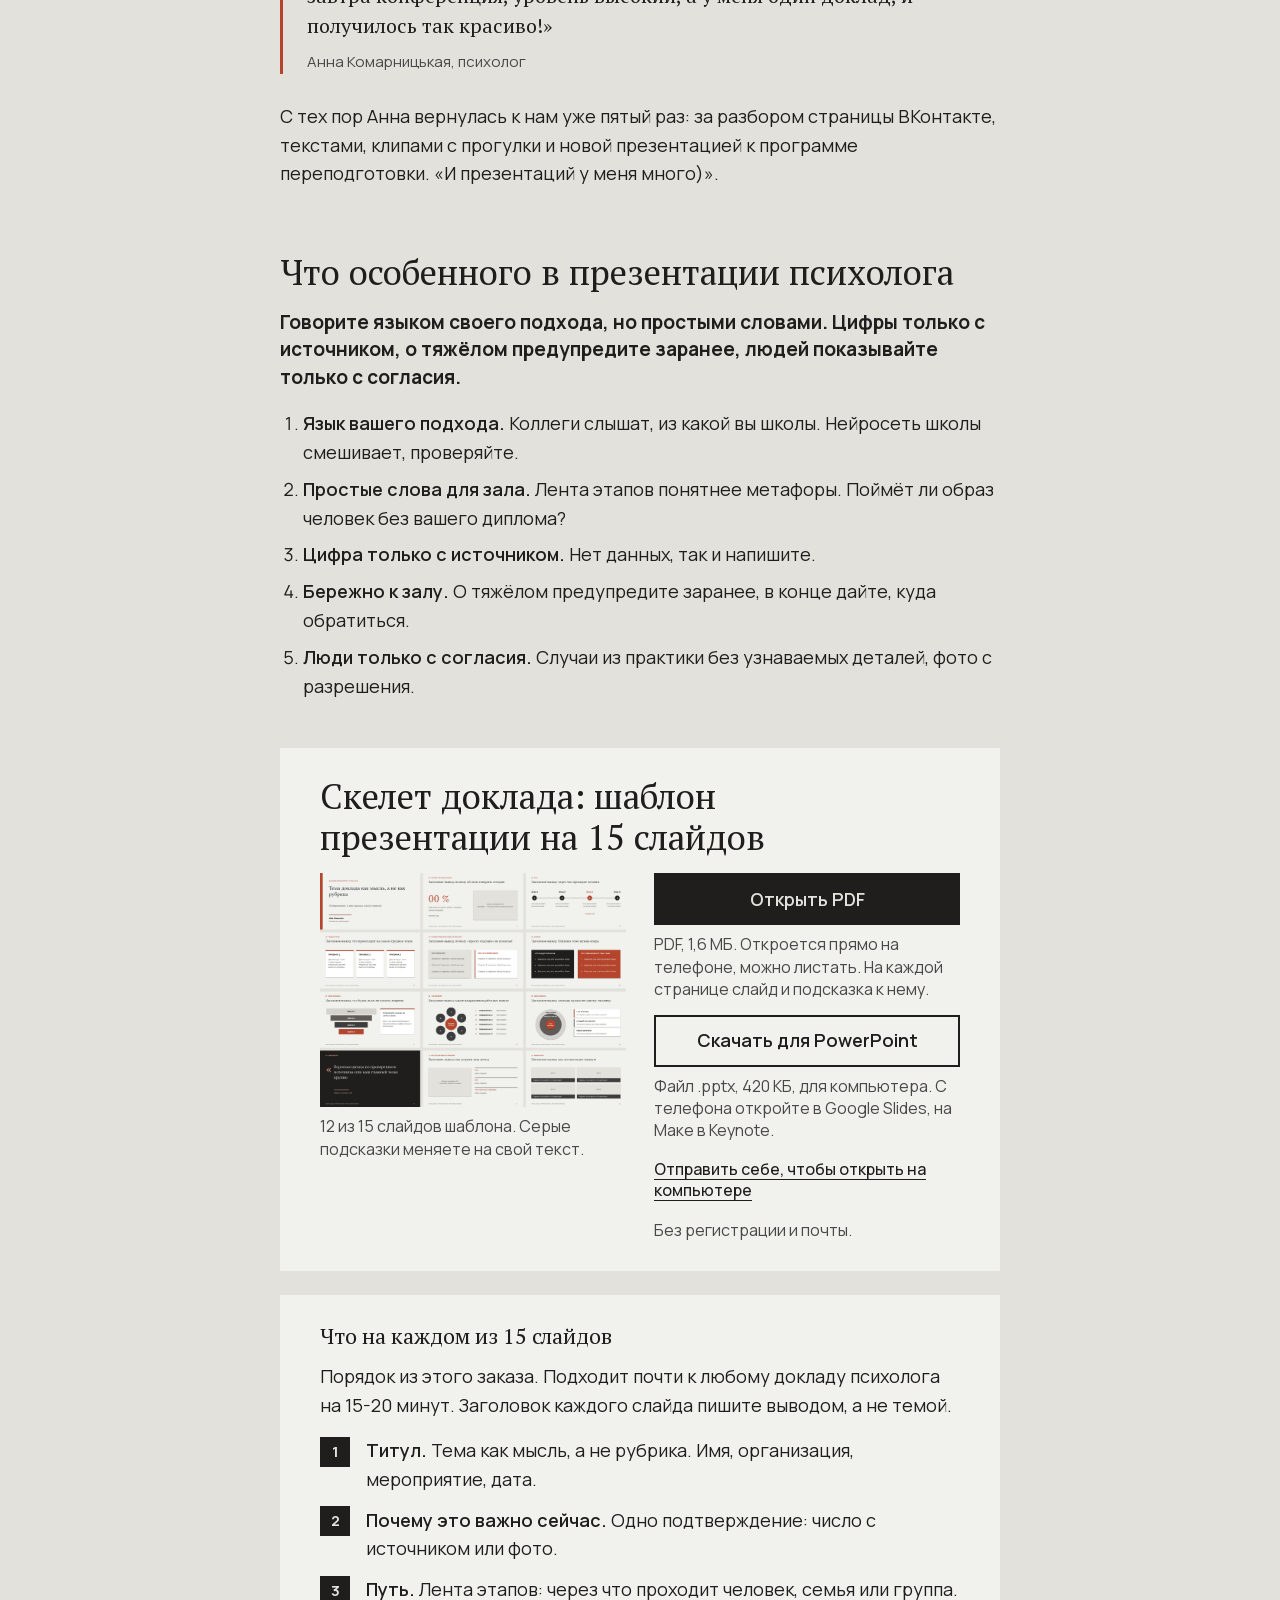
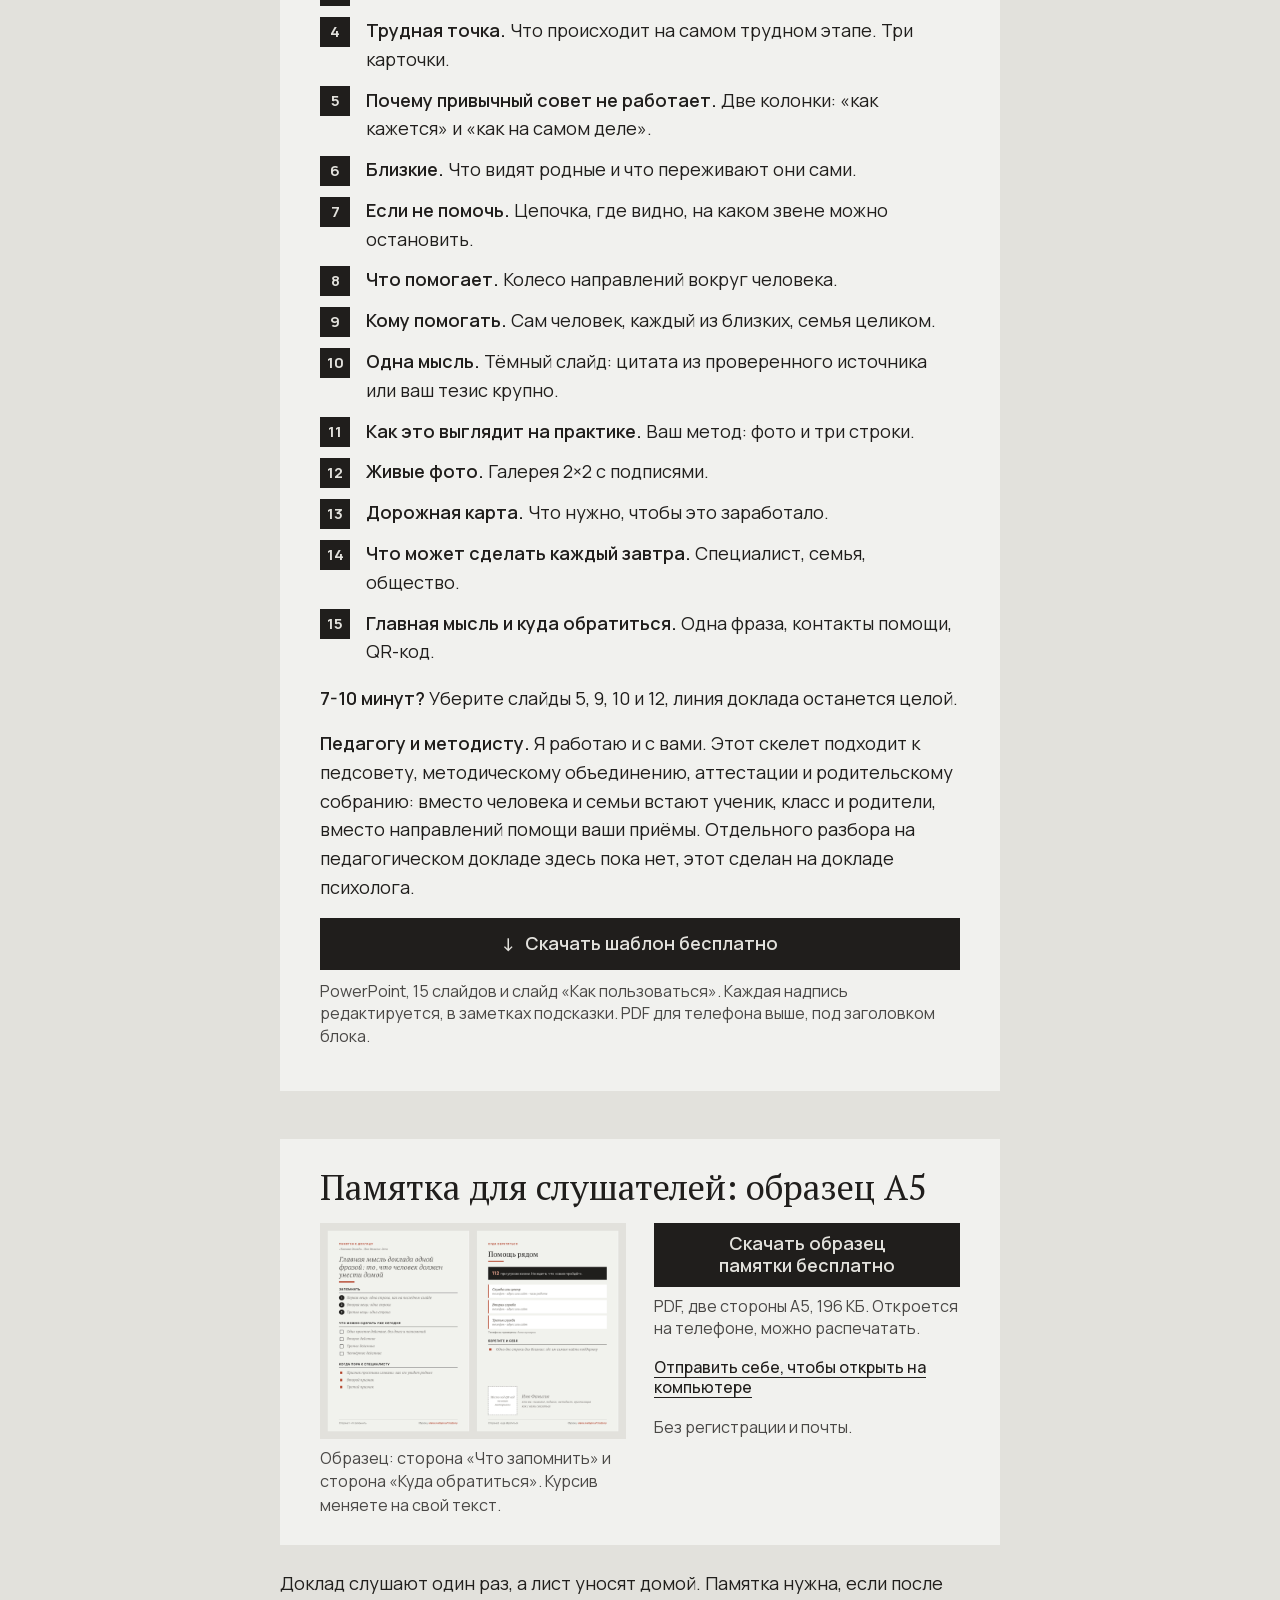
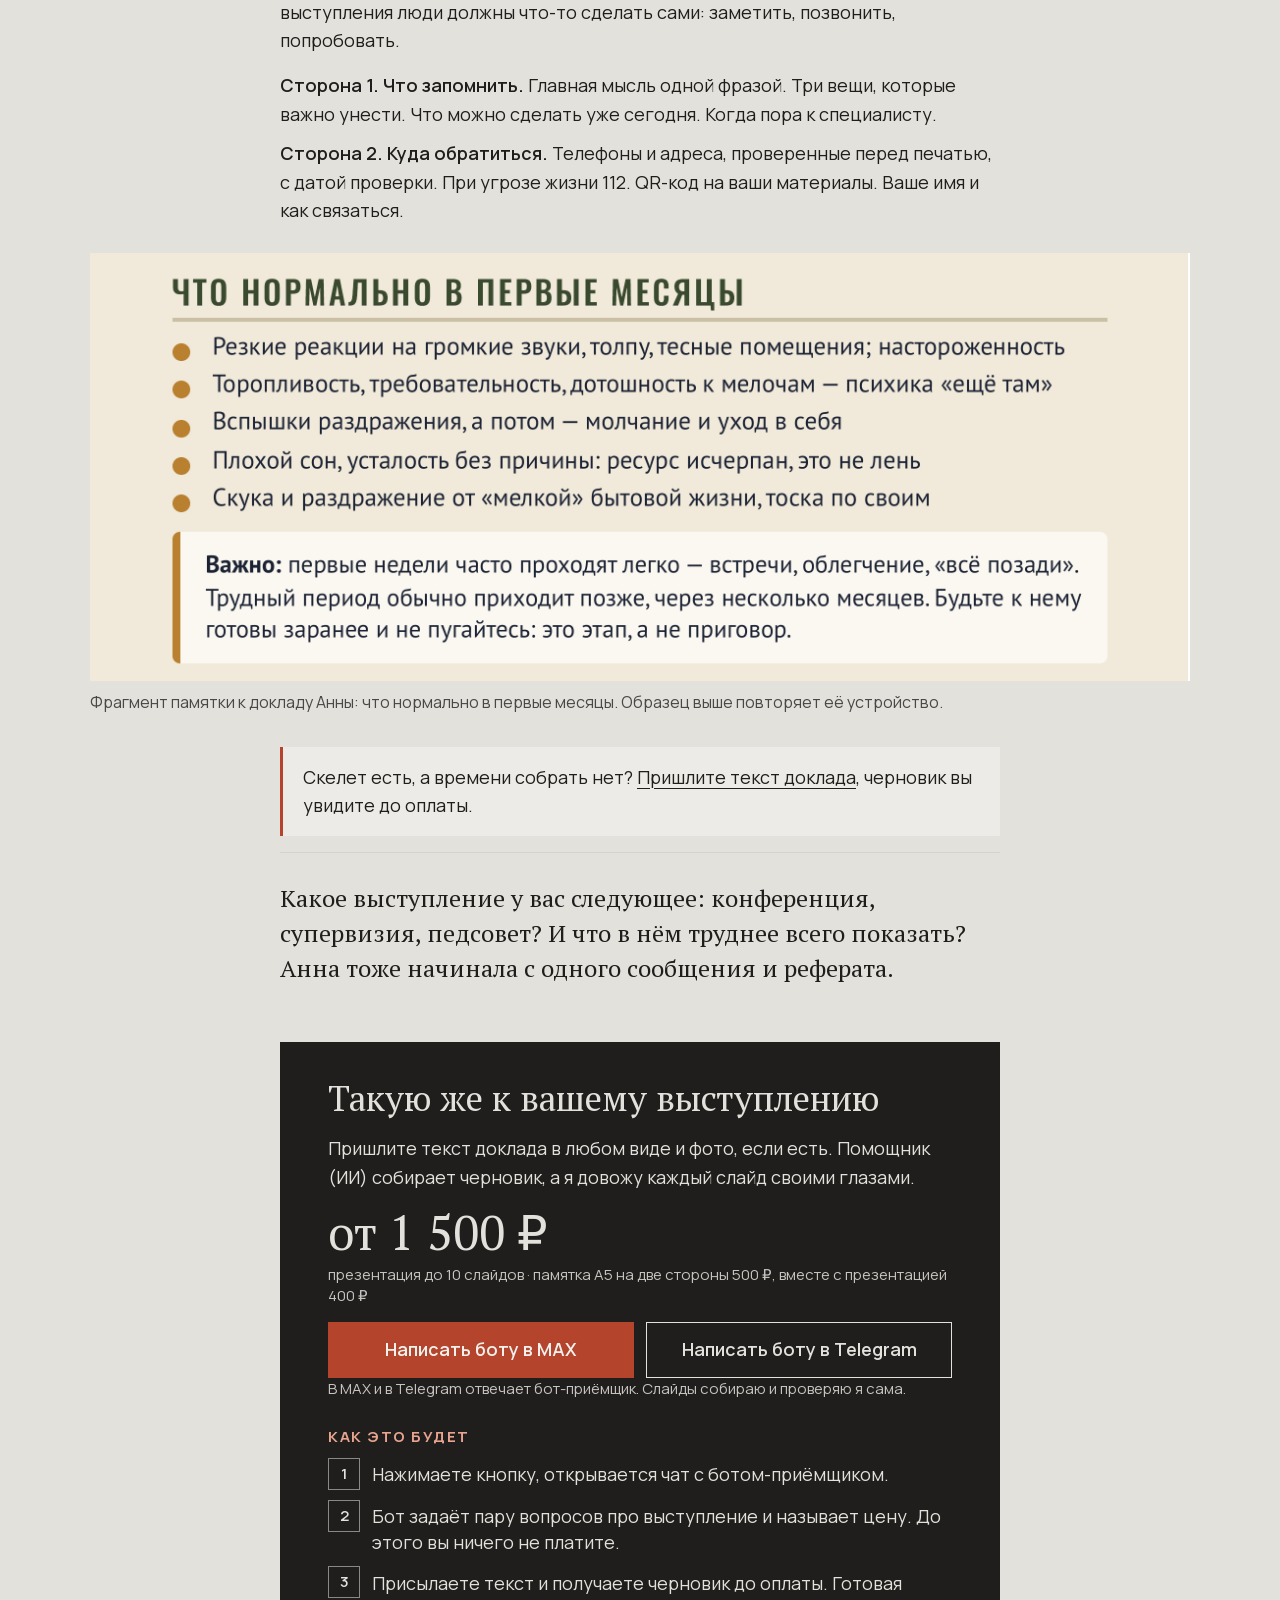
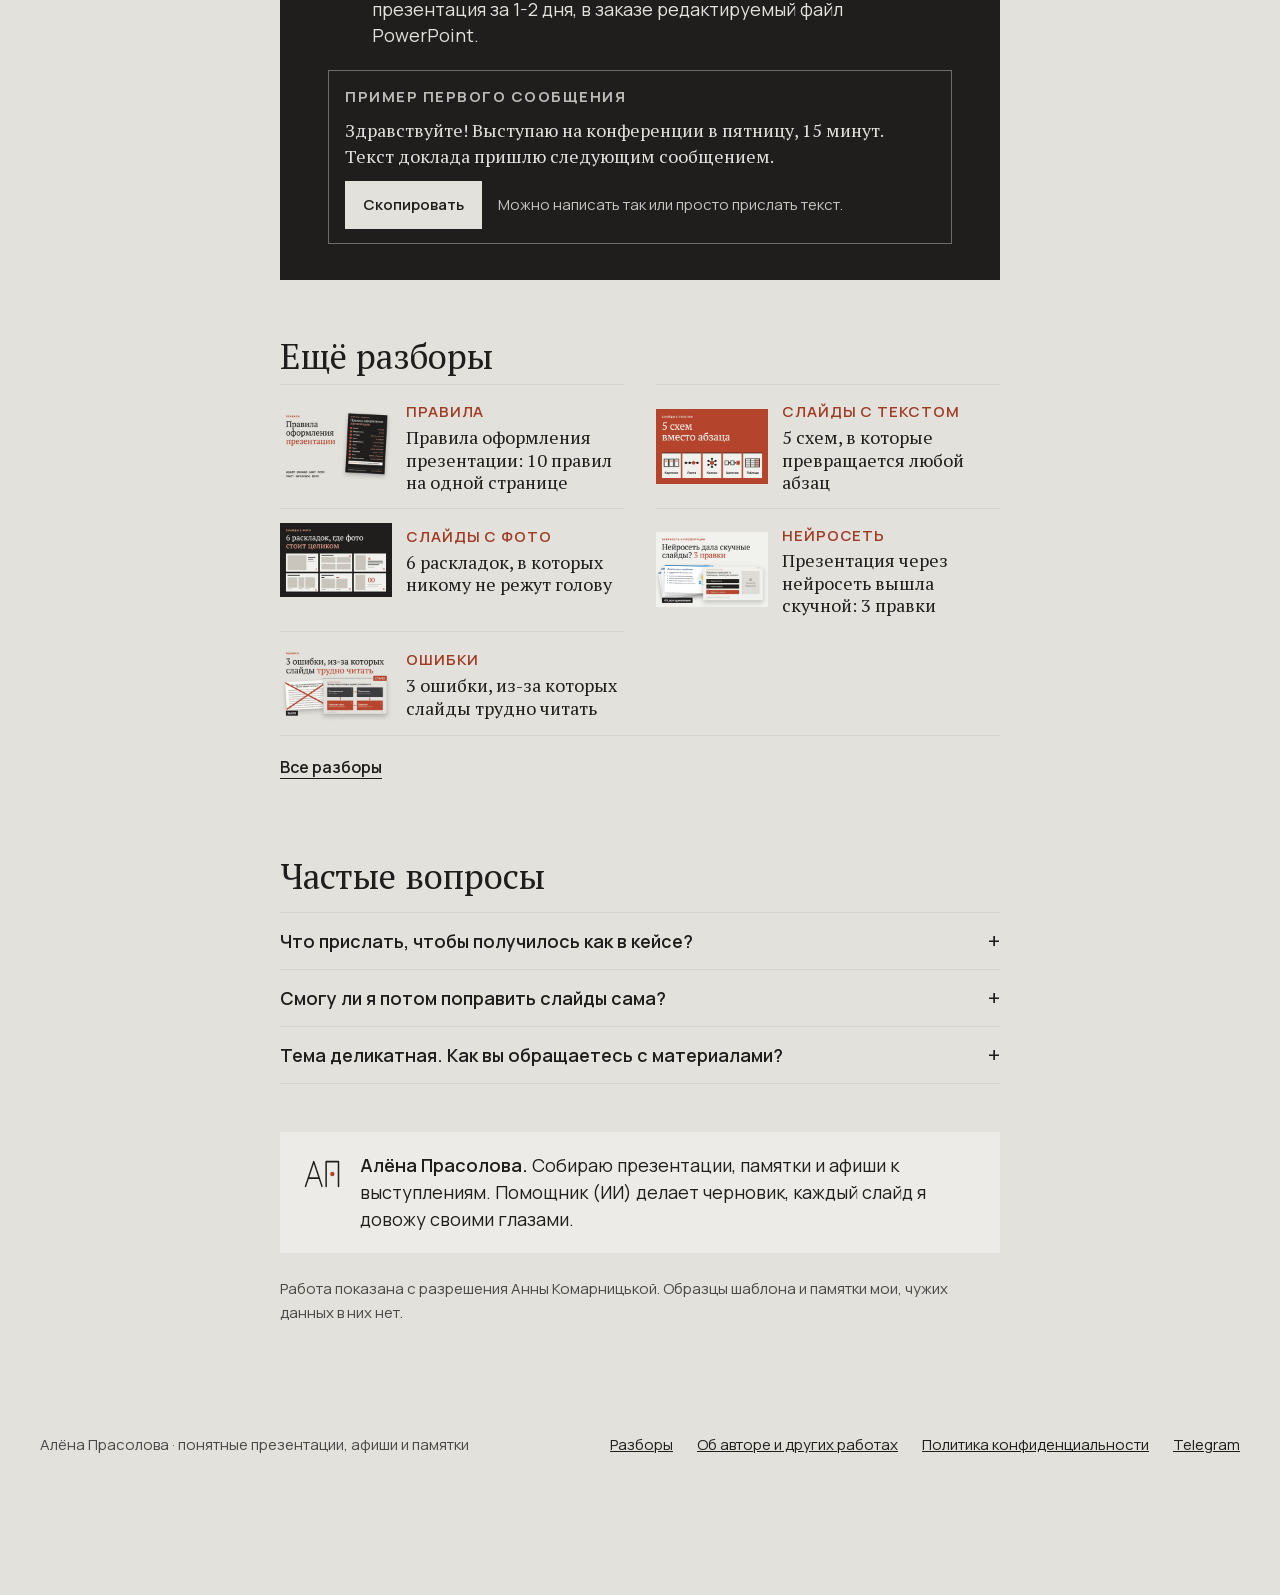
<file: razbory/prezentaciya-psihologa/index.html>
<!doctype html>
<html lang="ru">
<head>
<meta charset="utf-8">
<meta name="p:domain_verify" content="39e795db5b29c30ba1756705ccda25e4">
<meta name="viewport" content="width=device-width, initial-scale=1">
<title>Презентация психолога к выступлению: шаблон на 15 слайдов</title>
<meta name="description" content="Презентация психолога и педагога-психолога к докладу: кейс по шагам, шаблон презентации на 15 слайдов и памятка для зала. Скачать бесплатно.">
<link rel="canonical" href="https://alena.svetopis.art/razbory/prezentaciya-psihologa/">
<link rel="icon" href="/assets/znak.svg" type="image/svg+xml">
<meta property="og:type" content="article">
<meta property="og:locale" content="ru_RU">
<meta property="og:site_name" content="Алёна Прасолова">
<meta property="og:title" content="Презентация для психолога к конференции: 17 слайдов из реферата за сутки">
<meta property="og:description" content="Кейс по шагам: из реферата на 3,5 страницы 17 слайдов и памятка для зала. Шаблон презентации на 15 слайдов и образец памятки, скачать бесплатно.">
<meta property="og:url" content="https://alena.svetopis.art/razbory/prezentaciya-psihologa/">
<meta property="og:image" content="https://alena.svetopis.art/razbory/prezentaciya-psihologa/img/pin-1.jpg">
<meta property="og:image:width" content="1000">
<meta property="og:image:height" content="1500">
<meta property="article:published_time" content="2026-11-17">
<meta property="article:author" content="Алёна Прасолова">
<script type="application/ld+json">
{"@context":"https://schema.org","@type":"Article","headline":"Презентация для психолога к конференции: 17 слайдов из реферата за сутки","description":"Презентация психолога и педагога-психолога к докладу: кейс по шагам, шаблон презентации на 15 слайдов и памятка для зала.","image":"https://alena.svetopis.art/razbory/prezentaciya-psihologa/img/pin-1.jpg","datePublished":"2026-11-17","inLanguage":"ru","author":{"@type":"Person","name":"Алёна Прасолова","url":"https://alena.svetopis.art/"},"mainEntityOfPage":"https://alena.svetopis.art/razbory/prezentaciya-psihologa/"}
</script>
<link rel="stylesheet" href="/razbory/razbor.css">
<style>
/* только для этой статьи; всё общее (шапка, первый экран, подарок, заказ, «Ещё разборы») живёт в razbor.css */
/* H1 этой статьи самый длинный из пяти: на телефоне 26 px, чтобы картинка-ответ попала на первый экран */
@media (max-width:560px){.st h1{font-size:1.625rem}}
.korotko{list-style:none;padding:0;margin:0 0 18px}
.korotko li{position:relative;padding-left:26px}
.korotko li::before{content:"";position:absolute;left:2px;top:.62em;width:10px;height:10px;background:var(--accent)}
.opyt{background:var(--paper);border:2px dashed var(--ink);padding:24px clamp(18px,4vw,32px);margin:32px 0}
.opyt__t{font-size:15px;letter-spacing:.08em;text-transform:uppercase;font-weight:700;color:var(--accent-t);margin:0 0 8px}
.opyt p:last-child{margin-bottom:0}
.zitata-start{font-family:var(--serif);font-size:clamp(1.25rem,1.1rem + .6vw,1.5rem);line-height:1.45;margin:8px 0 12px}
.shagi li{margin-bottom:12px}
.bs--ref{grid-template-columns:5fr 7fr;align-items:start}
.bs--ref img{box-shadow:none}
@media (max-width:760px){.bs--ref{grid-template-columns:1fr}}
.pam-spisok p{margin-bottom:10px}
.check--skelet{margin-top:24px}
.check--skelet h3{font-family:var(--serif);font-weight:400;font-size:1.35rem;line-height:1.25;margin:0 0 12px}
.check--skelet .dl{display:block}
.check--skelet .dl__a{display:flex;justify-content:center;width:100%;min-height:52px;font-size:18px;margin-bottom:10px}
/* телефон: блок той же ширины, что блоки подарка, кнопка 334 px как остальные */
@media (max-width:620px){.check--skelet{padding:22px 18px;margin-inline:calc(var(--margin)/-2)}}
.check--skelet .dl span{display:block;font-size:16px;line-height:1.4}
.check ol.nomera{counter-reset:s;padding:0}
.check ol.nomera li{counter-increment:s;padding-left:46px;margin-bottom:12px}
.check ol.nomera li::before{content:counter(s);border:0;background:var(--ink);color:var(--bg);width:30px;height:30px;font-size:15px;font-weight:700;display:flex;align-items:center;justify-content:center;top:.05em}
.vopros{font-family:var(--serif);font-size:clamp(1.25rem,1.1rem + .6vw,1.5rem);line-height:1.45;margin:48px 0 0;padding-top:28px;border-top:1px solid var(--surface-2)}
.avtor{display:flex;gap:16px;align-items:flex-start;margin:48px 0 0;padding:20px;background:var(--surface)}
.avtor svg{flex:0 0 44px;width:44px;height:44px}
.avtor p{margin:0;font-size:18px;line-height:1.5}
.avtor b{font-weight:600}
/* строка-ответ сразу под заголовком раздела: то, что обещает пин, ведущий на этот якорь */
.st .st__otvet{font-size:19px;line-height:1.45;margin:0 0 18px}
.st .st__otvet strong{font-weight:700}
</style>
</head>
<body>
<header class="top">
  <a class="mark" href="/razbory/" aria-label="Алёна Прасолова, все разборы">
    <svg viewBox="0 0 64 64" fill="none" aria-hidden="true"><path d="M8 50 L20 14 L32 50 M13 38 H27" stroke="currentColor" stroke-width="2.2" stroke-linecap="round" stroke-linejoin="round"/><path d="M38 50 V14 H56 V50" stroke="currentColor" stroke-width="2.2" stroke-linecap="round" stroke-linejoin="round"/><circle cx="47" cy="32" r="3.2" fill="#B4452C"/></svg>
    <span class="mark__imya">Алёна Прасолова</span>
  </a>
  <nav class="top__nav" aria-label="Разделы">
    <a class="top__link top__link--vse" href="/razbory/">Все разборы</a>
    <a class="top__link" href="#zakaz">Сделать за меня</a>
  </nav>
</header>

<main class="st" data-razbor="Презентация психолога к конференции" data-podarok="Шаблон презентации на 15 слайдов" data-podarok-korotko="Шаблон" data-podarok-yakor="skelet">
  <p class="st__kicker"><a href="/razbory/">Кейс</a> · презентация психолога</p>
  <h1 data-korotko="Презентация психолога">Презентация для психолога к конференции: 17 слайдов из реферата за сутки</h1>
  <p class="st__lead">Из 3,5 страницы текста за сутки: 17 слайдов и памятка для зала.</p>
  <a class="st__dar" href="#skelet">Внутри бесплатный шаблон на 15&nbsp;слайдов</a>

  <figure class="fig fig--wide fig--pervaya">
    <div class="bs bs--ref">
      <div><span class="bs__label bs__label--do">Было</span><img src="img/anna-referat-napravleniya.jpg" width="864" height="340" data-pin-description="Презентация для психолога к конференции: перечень из реферата превращаем в слайд-схему. Было и стало на настоящем докладе." alt="Фрагмент реферата: перечень шести направлений столбиком, от социально-правовых до социально-трудовых, пункты выделены маркером"></div>
      <div><a class="uvel" href="img/anna-slajd-08.jpg"><span class="bs__label bs__label--posle">Стало<span class="uvel__p">Нажмите, чтобы увеличить</span></span><img src="img/anna-slajd-08.jpg" width="1920" height="990" data-pin-description="Слайд из доклада психолога: перечень из реферата стал колесом из шести направлений вокруг человека и семьи." alt="Слайд «Шесть направлений реабилитации, одно колесо»: шесть секторов вокруг слов «Человек и семья», справа каждое направление одной строкой"></a></div>
    </div>
    <figcaption>Фрагмент реферата и слайд из него: перечень шести направлений стал колесом, в центре человек и семья. Показано с разрешения Анны.</figcaption>
  </figure>

  <p class="st__avtor">
    <span class="st__avtor-znak" aria-hidden="true"><svg viewBox="0 0 64 64" fill="none"><path d="M8 50 L20 14 L32 50 M13 38 H27" stroke="currentColor" stroke-width="3" stroke-linecap="round" stroke-linejoin="round"/><path d="M38 50 V14 H56 V50" stroke="currentColor" stroke-width="3" stroke-linecap="round" stroke-linejoin="round"/><circle cx="47" cy="32" r="3.6" fill="#E9A48F"/></svg></span>
    <span><b>Алёна Прасолова</b>, собираю презентации к выступлениям<br>17 ноября 2026 · 5 минут чтения</span>
  </p>

  <p>Презентация для психолога к выступлению на конференции, когда до доклада сутки, а на руках только реферат. Из реферата получилось 17 слайдов со схемами. Сработали две вещи: искать в тексте путь, а не резать его по абзацам, и показать черновик раньше, чем всё готово.</p>

  <p class="zitata-start">«Я обычно просто рассказываю. Хотелось бы показать. Может, там разложить на блоки в хронологии».</p>
  <p>Так написала мне Анна Комарницькая, психолог (гештальт-терапевт) и преподаватель. Через сутки ей выступать на XIV Международном симпозиуме медицинских антропологов в Москве с докладом о возвращении людей домой и в обычную жизнь.</p>
  <p>Если вы тоже обычно рассказываете, а показать нечего, этот разбор для вас. Я Алёна Прасолова, собираю презентации к выступлениям для психологов, педагогов и методистов.</p>

  <aside class="darm" aria-label="Подарок к статье">
    <img class="darm__img" src="img/skelet-prevyu-m.jpg" width="400" height="300" loading="lazy" alt="">
    <p class="darm__rub">Бесплатно</p>
    <p class="darm__t">Скелет доклада: шаблон презентации на 15&nbsp;слайдов</p>
    <div class="darm__kn">
      <a class="kn kn--glav" href="fayly/skelet-doklada-15-slaydov.pdf" data-dar="pdf">Открыть PDF</a>
      <a class="darm__esche" href="#skelet">Подробнее ниже</a>
    </div>
    <p class="dar__posle" hidden>PDF открывается в этой же вкладке, вернуться к статье: кнопка «Назад». Если файл скачался, он в загрузках. Ничего не произошло? Откройте эту страницу в обычном браузере: меню с тремя точками, пункт «Открыть в браузере».</p>
  </aside>

  <h2>Коротко</h2>
  <ul class="korotko">
    <li>Ищите в тексте путь: этапы, историю, порядок помощи. Это каркас.</li>
    <li>Черновик показывайте сразу, недостающее спрашивайте списком.</li>
    <li>Цифры только из вашего текста, с оговорками.</li>
    <li>Людей на фото крупно, памятку залу в руки.</li>
  </ul>
  <a class="st__zakaz" href="#zakaz">Некогда? Пришлите текст доклада</a>

  <div class="opyt">
    <p class="opyt__t">Попробуйте за 10 секунд</p>
    <p>Откройте свой доклад и найдите слова времени: «сначала», «потом», «после», «через год», «сегодня». Нашли три и больше? У вас уже есть лента этапов, то есть первый слайд-схема. В реферате Анны таких лент нашлось три.</p>
  </div>

  <h2 id="keys">Кейс: как шла работа</h2>
  <p class="st__otvet"><strong>Реферат на 3,5 страницы стал 17 слайдами за сутки: нашли в тексте путь, написали сценарий, показали черновик с вопросами, оформление потом.</strong></p>
  <figure class="fig fig--wide">
    <div class="bs bs--ref">
      <div><span class="bs__label bs__label--do">Было</span><img src="img/anna-referat-integraciya.jpg" width="864" height="412" loading="lazy" alt="Фрагмент реферата: определение групповой интеграции и пять её признаков столбиком, маркером выделены единство, целостность, сплочённость и сами признаки"></div>
      <div><span class="bs__label bs__label--posle">Стало</span><img src="img/anna-slajd-10-priznaki.jpg" width="1920" height="500" loading="lazy" alt="Нижняя половина слайда: слева пять признаков групповой интеграции с галочками, справа блок «Что это значит на практике» с определением"></div>
    </div>
    <figcaption>Фрагмент реферата и нижняя половина слайда из него. Пять признаков стали галочками, определение ушло в блок «Что это значит на практике».</figcaption>
  </figure>
  <p><strong>Что было.</strong> Реферат на 3,5 страницы сплошного текста и ни одного слайда.</p>
  <p><strong>Что сделали.</strong></p>
  <ol class="shagi">
    <li><strong>Нашли три пути.</strong> Путь человека после возвращения, история групп самопомощи и путь помощи. На них лёг весь доклад.</li>
    <li><strong>Написали сценарий.</strong> Какой слайд за каким и какая мысль на каждом. Оформление потом.</li>
    <li><strong>Показали черновик без её данных.</strong> Все слайды одной картинкой и вопросы списком: как подписать, сколько минут, откуда цифры, какие фото можно. Анна ответила ночью: «Алёна, вот Вы системно)». По готовому отвечать легче, чем по пустому листу.</li>
    <li><strong>Оставили цифры её.</strong> Проценты из реферата встали на слайд вместе с её оговоркой «точных данных нет». Вопрос «откуда это?» уже не страшен.</li>
    <li><strong>Перечень сделали колесом.</strong> Шесть направлений помощи стояли в реферате столбиком через тире. На слайде они встали вокруг человека и семьи (картинка в начале).</li>
    <li><strong>Спрятанный список сделали схемой.</strong> Признаки групповой интеграции стояли в реферате столбиком под определением. На слайде они стали галочками (картинка выше), а сверху встала главная мысль: человек и общество делают шаг навстречу друг другу.</li>
    <li><strong>Поставили людей крупно.</strong> Из 21 фотографии на слайды пошли 9, четыре получили свой слайд «Живое общение вместо лекции». Портрета Анны нет: доклад не про неё.</li>
    <li><strong>Её слова и её контакты.</strong> Формулировку для второго слайда, QR-коды и телефон центра поддержки Анна досылала ночью. Всё встало как есть.</li>
  </ol>
  <figure class="fig">
    <img src="img/anna-slajd-17-qr.jpg" width="680" height="368" loading="lazy" style="max-width:480px" alt="Фрагмент последнего слайда: две карточки под QR-коды с подписями ОЦ Наследие и Связаться с Анной, сами коды скрыты">
    <figcaption>Место QR-кодов на последнем слайде: центр, где работает Анна, и её страница. В докладе коды рабочие, здесь они скрыты.</figcaption>
  </figure>
  <ol class="shagi" start="9">
    <li><strong>Сделали памятку, о которой не просили.</strong> Лист A5 для семей: что нормально в первые месяцы, когда пора к специалисту, куда звонить.</li>
    <li><strong>Отдали в двух цветах.</strong> Анна обмолвилась, что такие доклады обычно делают в зелёном. Получила синий и оливковый, каждый в PDF и PowerPoint.</li>
  </ol>
  <p><strong>Что получилось.</strong> 17 слайдов со схемами и памятка. Успели к докладу.</p>
  <figure class="fig fig--wide">
    <img src="img/anna-slajd-16.jpg" width="1920" height="990" loading="lazy" alt="Слайд «Что может сделать каждый, уже завтра»: три карточки, специалист, семья, сосед, коллега, руководитель, внизу фраза Ни один пункт не требует денег и полномочий, каждый требует только внимания">
    <figcaption>Предпоследний слайд: что может сделать каждый уже завтра. В скелете ниже это слайд 14.</figcaption>
  </figure>
  <blockquote class="quote">«Я обратилась к Алёне, и она мне всё сделала. Спасибо большое! Я под таким впечатлением, это просто счастье, словами не передать. У меня завтра конференция, уровень высокий, а у меня один доклад, и получилось так красиво!»<footer>Анна Комарницькая, психолог</footer></blockquote>
  <p>С тех пор Анна вернулась к нам уже пятый раз: за разбором страницы ВКонтакте, текстами, клипами с прогулки и новой презентацией к программе переподготовки. «И презентаций у меня много)».</p>

  <h2 id="osobennosti">Что особенного в презентации психолога</h2>
  <p class="st__otvet"><strong>Говорите языком своего подхода, но простыми словами. Цифры только с источником, о тяжёлом предупредите заранее, людей показывайте только с согласия.</strong></p>
  <ol>
    <li><strong>Язык вашего подхода.</strong> Коллеги слышат, из какой вы школы. Нейросеть школы смешивает, проверяйте.</li>
    <li><strong>Простые слова для зала.</strong> Лента этапов понятнее метафоры. Поймёт ли образ человек без вашего диплома?</li>
    <li><strong>Цифра только с источником.</strong> Нет данных, так и напишите.</li>
    <li><strong>Бережно к залу.</strong> О тяжёлом предупредите заранее, в конце дайте, куда обратиться.</li>
    <li><strong>Люди только с согласия.</strong> Случаи из практики без узнаваемых деталей, фото с разрешения.</li>
  </ol>

  <section class="dar" id="skelet">
    <h2>Скелет доклада: шаблон презентации на 15 слайдов</h2>
    <figure class="dar__prevyu">
      <img src="img/skelet-prevyu.jpg" width="1600" height="1222" loading="lazy" data-pin-description="Шаблон презентации для доклада: скелет на 15 слайдов, PowerPoint, скачать бесплатно." alt="Двенадцать слайдов шаблона: титул, число с источником, лента этапов, карточки, две колонки, цепочка, колесо, тёмный слайд с цитатой, галерея фото">
      <figcaption>12 из 15 слайдов шаблона. Серые подсказки меняете на свой текст.</figcaption>
    </figure>
    <div class="dar__kn">
      <div>
        <a class="kn kn--glav" href="fayly/skelet-doklada-15-slaydov.pdf" data-dar="pdf">Открыть PDF</a>
        <p class="dar__pod">PDF, 1,6 МБ. Откроется прямо на телефоне, можно листать. На каждой странице слайд и подсказка к нему.</p>
      </div>
      <div>
        <a class="kn kn--kontur" href="fayly/skelet-doklada-15-slaydov.pptx" download data-dar="pptx">Скачать для PowerPoint</a>
        <p class="dar__pod">Файл .pptx, 420 КБ, для компьютера. С телефона откройте в Google Slides, на Маке в Keynote.</p>
      </div>
      <p class="dar__posle" hidden>PDF открывается в этой же вкладке, вернуться к статье: кнопка «Назад». Если файл скачался, он в загрузках. Ничего не произошло? Откройте эту страницу в обычном браузере: меню с тремя точками, пункт «Открыть в браузере».</p>
      <button class="dar__sebe" type="button" hidden>Отправить себе, чтобы открыть на компьютере</button>
    </div>
    <p class="dar__bez">Без регистрации и почты.</p>
  </section>

  <section class="check check--skelet">
    <h3>Что на каждом из 15 слайдов</h3>
    <p>Порядок из этого заказа. Подходит почти к любому докладу психолога на 15-20 минут. Заголовок каждого слайда пишите выводом, а не темой.</p>
    <ol class="nomera">
      <li id="slayd-1"><strong>Титул.</strong> Тема как мысль, а не рубрика. Имя, организация, мероприятие, дата.</li>
      <li><strong>Почему это важно сейчас.</strong> Одно подтверждение: число с источником или фото.</li>
      <li><strong>Путь.</strong> Лента этапов: через что проходит человек, семья или группа.</li>
      <li><strong>Трудная точка.</strong> Что происходит на самом трудном этапе. Три карточки.</li>
      <li id="slayd-5"><strong>Почему привычный совет не работает.</strong> Две колонки: «как кажется» и «как на самом деле».</li>
      <li><strong>Близкие.</strong> Что видят родные и что переживают они сами.</li>
      <li><strong>Если не помочь.</strong> Цепочка, где видно, на каком звене можно остановить.</li>
      <li><strong>Что помогает.</strong> Колесо направлений вокруг человека.</li>
      <li><strong>Кому помогать.</strong> Сам человек, каждый из близких, семья целиком.</li>
      <li><strong>Одна мысль.</strong> Тёмный слайд: цитата из проверенного источника или ваш тезис крупно.</li>
      <li><strong>Как это выглядит на практике.</strong> Ваш метод: фото и три строки.</li>
      <li><strong>Живые фото.</strong> Галерея 2×2 с подписями.</li>
      <li><strong>Дорожная карта.</strong> Что нужно, чтобы это заработало.</li>
      <li><strong>Что может сделать каждый завтра.</strong> Специалист, семья, общество.</li>
      <li id="slayd-15"><strong>Главная мысль и куда обратиться.</strong> Одна фраза, контакты помощи, QR-код.</li>
    </ol>
    <p id="na-10-minut"><strong>7-10 минут?</strong> Уберите слайды 5, 9, 10 и 12, линия доклада останется целой.</p>
    <p><strong>Педагогу и методисту.</strong> Я работаю и с вами. Этот скелет подходит к педсовету, методическому объединению, аттестации и родительскому собранию: вместо человека и семьи встают ученик, класс и родители, вместо направлений помощи ваши приёмы. Отдельного разбора на педагогическом докладе здесь пока нет, этот сделан на докладе психолога.</p>
    <p class="dl"><a class="dl__a" href="fayly/skelet-doklada-15-slaydov.pptx" download>Скачать шаблон бесплатно</a> <span>PowerPoint, 15 слайдов и слайд «Как пользоваться». Каждая надпись редактируется, в заметках подсказки. PDF для телефона выше, под заголовком блока.</span></p>
  </section>

  <section class="dar" id="pamyatka">
    <h2>Памятка для слушателей: образец A5</h2>
    <figure class="dar__prevyu">
      <img src="img/pamyatka-prevyu.jpg" width="1600" height="1128" loading="lazy" data-pin-description="Памятка для слушателей после доклада: образец A5 на две стороны, скачать бесплатно в PDF." alt="Образец памятки, две стороны A5: слева главная мысль, три вещи запомнить, что сделать сегодня и когда пора к специалисту; справа телефон 112, три службы и место под QR-код">
      <figcaption>Образец: сторона «Что запомнить» и сторона «Куда обратиться». Курсив меняете на свой текст.</figcaption>
    </figure>
    <div class="dar__kn">
      <div>
        <a class="kn kn--glav" href="fayly/pamyatka-dlya-zala-a5.pdf" data-dar="pdf">Скачать образец памятки бесплатно</a>
        <p class="dar__pod">PDF, две стороны A5, 196 КБ. Откроется на телефоне, можно распечатать.</p>
      </div>
      <p class="dar__posle" hidden>PDF открывается в этой же вкладке, вернуться к статье: кнопка «Назад». Если файл скачался, он в загрузках. Ничего не произошло? Откройте эту страницу в обычном браузере: меню с тремя точками, пункт «Открыть в браузере».</p>
      <button class="dar__sebe" type="button" hidden>Отправить себе, чтобы открыть на компьютере</button>
    </div>
    <p class="dar__bez">Без регистрации и почты.</p>
  </section>
  <p>Доклад слушают один раз, а лист уносят домой. Памятка нужна, если после выступления люди должны что-то сделать сами: заметить, позвонить, попробовать.</p>
  <div class="pam-spisok">
    <p><strong>Сторона 1. Что запомнить.</strong> Главная мысль одной фразой. Три вещи, которые важно унести. Что можно сделать уже сегодня. Когда пора к специалисту.</p>
    <p><strong>Сторона 2. Куда обратиться.</strong> Телефоны и адреса, проверенные перед печатью, с датой проверки. При угрозе жизни 112. QR-код на ваши материалы. Ваше имя и как связаться.</p>
  </div>
  <figure class="fig fig--wide">
    <img src="img/anna-pamyatka.jpg" width="2240" height="872" loading="lazy" alt="Фрагмент памятки Анны: раздел «Что нормально в первые месяцы» из пяти пунктов и блок «Важно» о том, что трудный период приходит позже">
    <figcaption>Фрагмент памятки к докладу Анны: что нормально в первые месяцы. Образец выше повторяет её устройство.</figcaption>
  </figure>
  <p class="most">Скелет есть, а времени собрать нет? <a href="#zakaz">Пришлите текст доклада</a>, черновик вы увидите до оплаты.</p>

  <p class="vopros">Какое выступление у вас следующее: конференция, супервизия, педсовет? И что в нём труднее всего показать? Анна тоже начинала с одного сообщения и реферата.</p>

  <section class="order" id="zakaz">
    <h2>Такую же к вашему выступлению</h2>
    <p>Пришлите текст доклада в любом виде и фото, если есть. Помощник (ИИ) собирает черновик, а я довожу каждый слайд своими глазами.</p>
    <p class="order__price">от 1 500 ₽ <small>презентация до 10 слайдов · памятка A5 на две стороны 500 ₽, вместе с презентацией 400 ₽</small></p>
    <div class="order__kn">
      <a class="btn" id="max-btn" href="https://max.ru/se14170446_1_bot?start=pin_psiholog">Написать боту в MAX</a>
      <a class="btn btn--tg" id="tg-btn" href="https://t.me/alena_pomoshchnik_bot?start=pin_psiholog">Написать боту в Telegram</a>
    </div>
    <p class="order__small">В MAX и в Telegram отвечает бот-приёмщик. Слайды собираю и проверяю я сама.</p>
    <h3 class="order__h">Как это будет</h3>
    <ol class="order__shagi">
      <li>Нажимаете кнопку, открывается чат с ботом-приёмщиком.</li>
      <li>Бот задаёт пару вопросов про выступление и называет цену. До этого вы ничего не платите.</li>
      <li>Присылаете текст и получаете черновик до оплаты. Готовая презентация за 1-2 дня, в заказе редактируемый файл PowerPoint.</li>
    </ol>
    <div class="order__primer">
      <p class="order__primer-t">Пример первого сообщения</p>
      <p class="order__primer-s" id="primer">Здравствуйте! Выступаю на конференции в пятницу, 15 минут. Текст доклада пришлю следующим сообщением.</p>
      <p class="order__primer-n"><button class="order__kop" type="button" data-kop="#primer">Скопировать</button> <span>Можно написать так или просто прислать текст.</span></p>
    </div>
  </section>

  <nav class="eshche" aria-labelledby="eshche-h">
    <h2 id="eshche-h">Ещё разборы</h2>
    <ul>
      <li><a href="/razbory/pravila-oformleniya-prezentacii/"><img src="/razbory/oblozhki/pravila-oformleniya-m.jpg" width="336" height="224" loading="lazy" alt=""><span class="eshche__t"><span class="eshche__rub">Правила</span>Правила оформления презентации: 10 правил на одной странице</span></a></li>
      <li><a href="/razbory/5-shem-vmesto-abzaca/"><img src="/razbory/oblozhki/5-shem-m.jpg" width="336" height="224" loading="lazy" alt=""><span class="eshche__t"><span class="eshche__rub">Слайды с текстом</span>5 схем, в которые превращается любой абзац</span></a></li>
      <li><a href="/razbory/slaydy-s-foto/"><img src="/razbory/oblozhki/slaydy-s-foto-m.jpg" width="336" height="224" loading="lazy" alt=""><span class="eshche__t"><span class="eshche__rub">Слайды с фото</span>6 раскладок, в которых никому не режут голову</span></a></li>
      <li><a href="/razbory/prezentaciya-v-neyroseti/"><img src="/razbory/oblozhki/prezentaciya-v-neyroseti-m.jpg" width="336" height="224" loading="lazy" alt=""><span class="eshche__t"><span class="eshche__rub">Нейросеть</span>Презентация через нейросеть вышла скучной: 3 правки</span></a></li>
      <li><a href="/razbory/3-oshibki-slaydov/"><img src="/razbory/oblozhki/3-oshibki-slaydov-m.jpg" width="336" height="224" loading="lazy" alt=""><span class="eshche__t"><span class="eshche__rub">Ошибки</span>3 ошибки, из-за которых слайды трудно читать</span></a></li>
    </ul>
    <a class="eshche__vse" href="/razbory/">Все разборы</a>
  </nav>

  <section class="faq">
    <h2>Частые вопросы</h2>
    <details><summary>Что прислать, чтобы получилось как в кейсе?</summary><p>Текст доклада в любом виде. Ещё пригодятся: подпись, регламент, источники цифр, фото с согласия людей. Чего-то нет, не страшно: соберу первую версию и спрошу недостающее списком.</p></details>
    <details><summary>Смогу ли я потом поправить слайды сама?</summary><p>Да. В каждом заказе вы получаете редактируемый файл PowerPoint, где меняется каждая надпись, и PDF для показа.</p></details>
    <details><summary>Тема деликатная. Как вы обращаетесь с материалами?</summary><p>Текст и фото идут только в вашу презентацию. Работы на сайте показаны с разрешения заказчиков. Случаи из практики помогу обезличить.</p></details>
  </section>

  <div class="avtor">
    <svg viewBox="0 0 64 64" fill="none" aria-hidden="true"><path d="M8 50 L20 14 L32 50 M13 38 H27" stroke="currentColor" stroke-width="2.2" stroke-linecap="round" stroke-linejoin="round"/><path d="M38 50 V14 H56 V50" stroke="currentColor" stroke-width="2.2" stroke-linecap="round" stroke-linejoin="round"/><circle cx="47" cy="32" r="3.2" fill="#B4452C"/></svg>
    <p><b>Алёна Прасолова.</b> Собираю презентации, памятки и афиши к выступлениям. Помощник (ИИ) делает черновик, каждый слайд я довожу своими глазами.</p>
  </div>

  <p class="st__meta" style="margin-top:24px">Работа показана с разрешения Анны Комарницькой. Образцы шаблона и памятки мои, чужих данных в них нет.</p>
</main>
<script>
/* какой пин привёл: utm_content из адреса дописываем к метке бота (ничего не сохраняем и никуда не отправляем) */
(function(){try{var c=new URLSearchParams(location.search).get("utm_content");if(!c)return;c=c.toLowerCase().replace(/[^a-z0-9]/g,"_").slice(0,18);var a=document.getElementById("max-btn");if(a&&c)a.href="https://max.ru/se14170446_1_bot?start=pin_psiholog_"+c;var t=document.getElementById("tg-btn");if(t&&c)t.href="https://t.me/alena_pomoshchnik_bot?start=pin_psiholog_"+c;}catch(e){}})();
</script>

<footer class="foot">
  <span>Алёна Прасолова · понятные презентации, афиши и памятки</span>
  <nav><a href="/razbory/">Разборы</a><a href="/">Об авторе и других работах</a><a href="/privacy/">Политика конфиденциальности</a><a href="https://t.me/alenaprasol">Telegram</a></nav>
</footer>
<script src="/razbory/razbor.js" defer></script>
<script src="/razbory/metrika.js" defer></script>
</body>
</html>
</file>
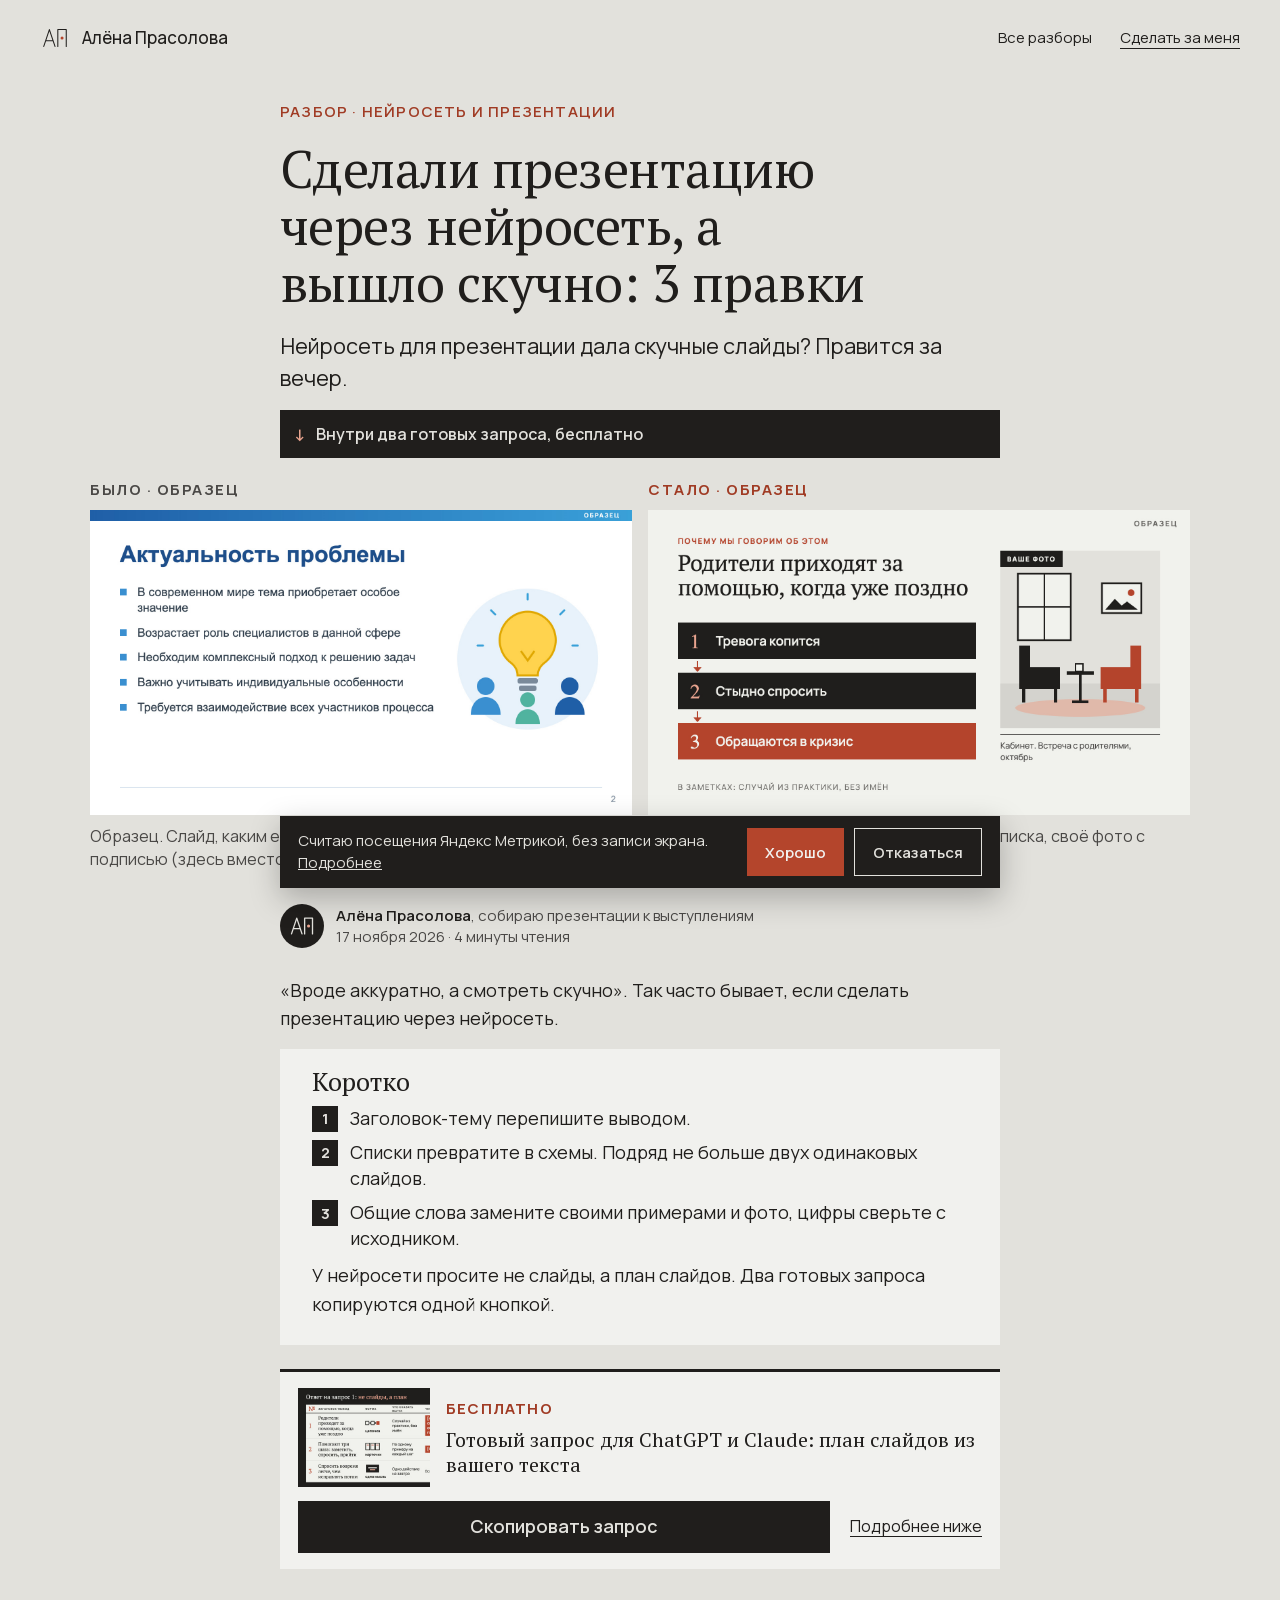
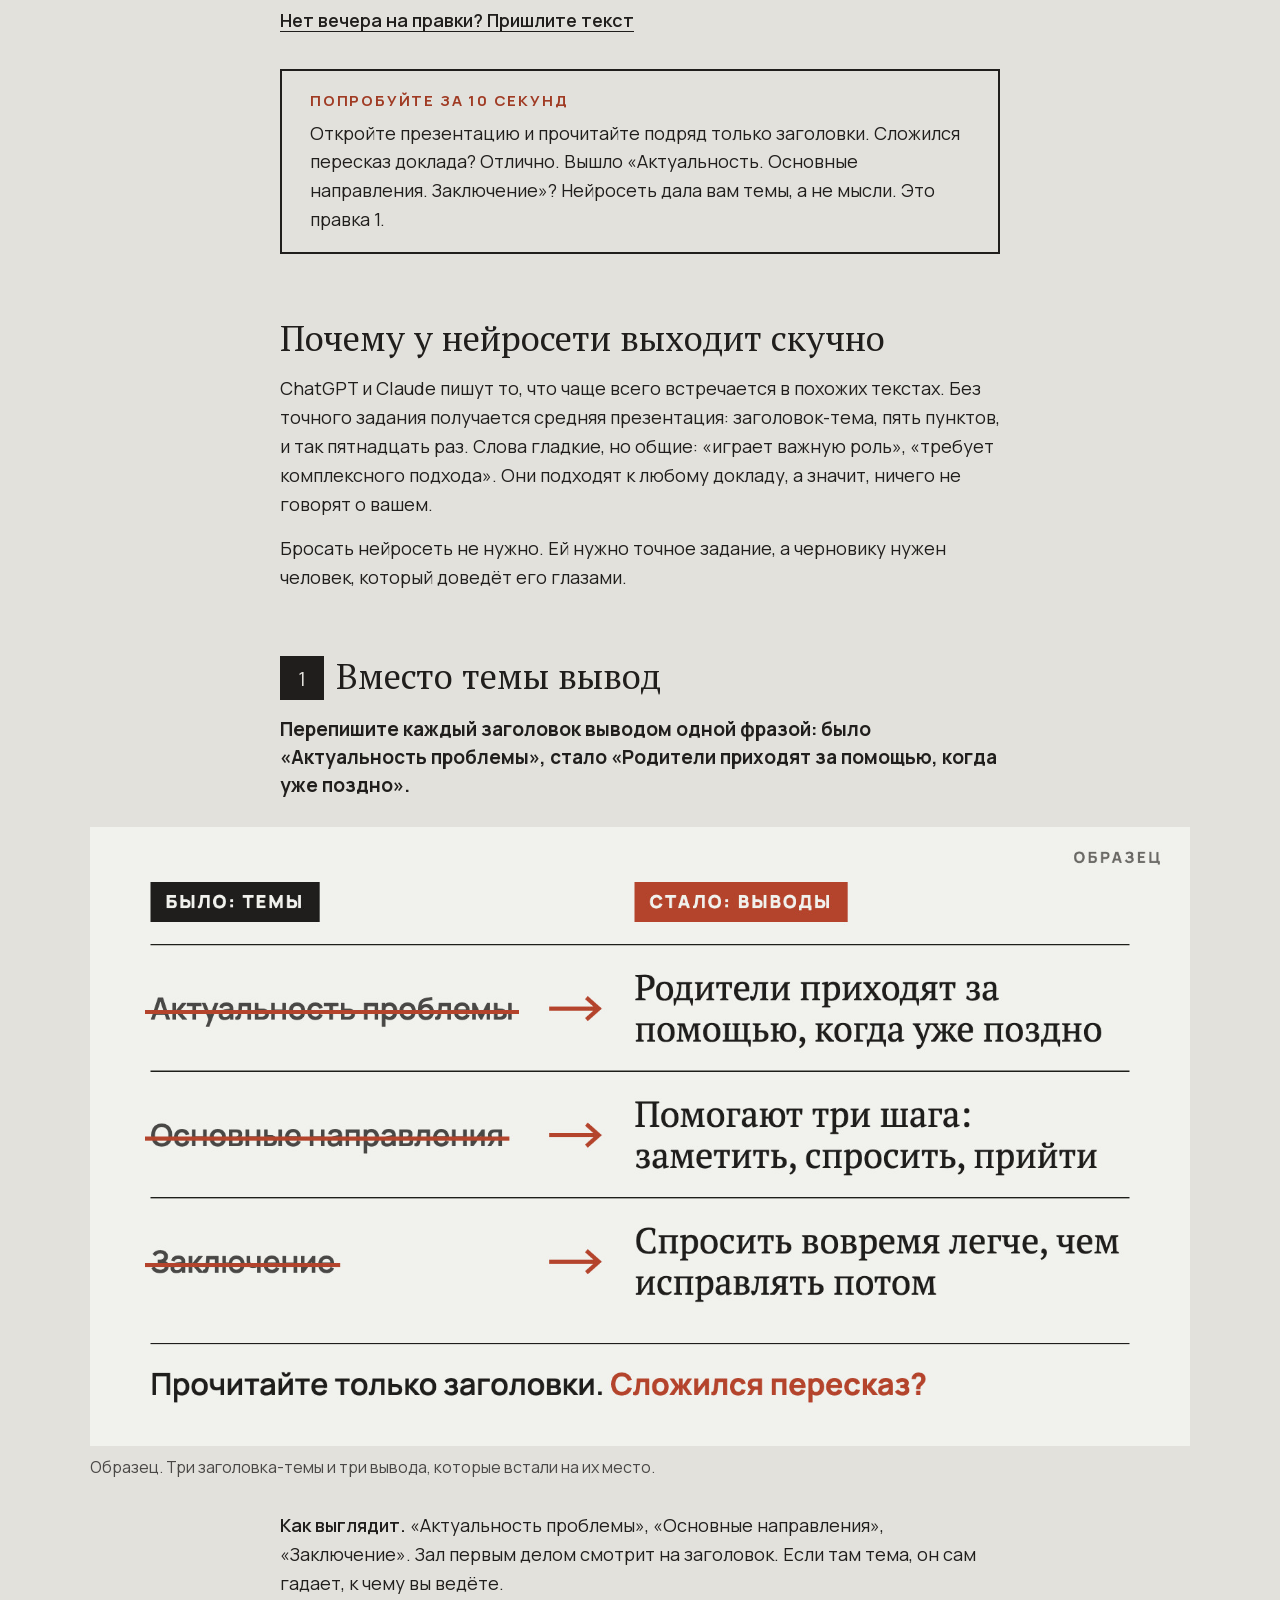
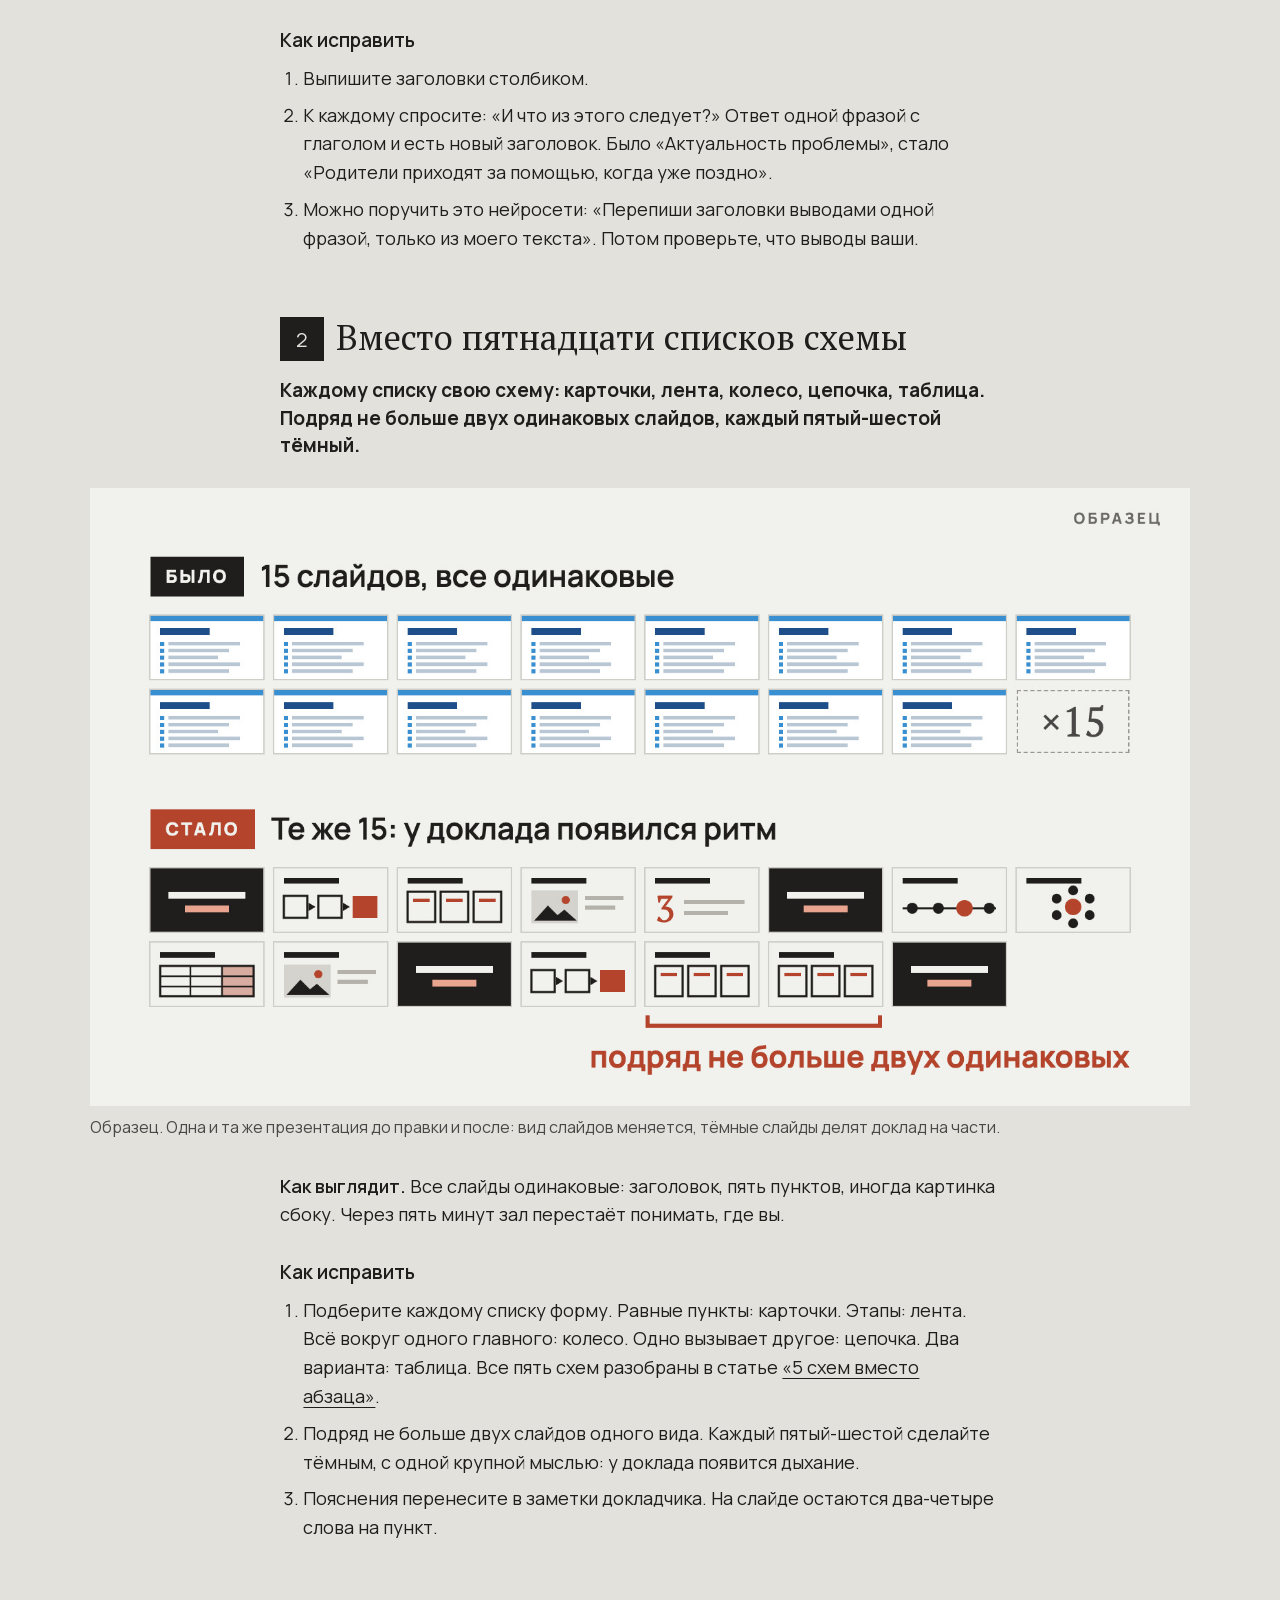
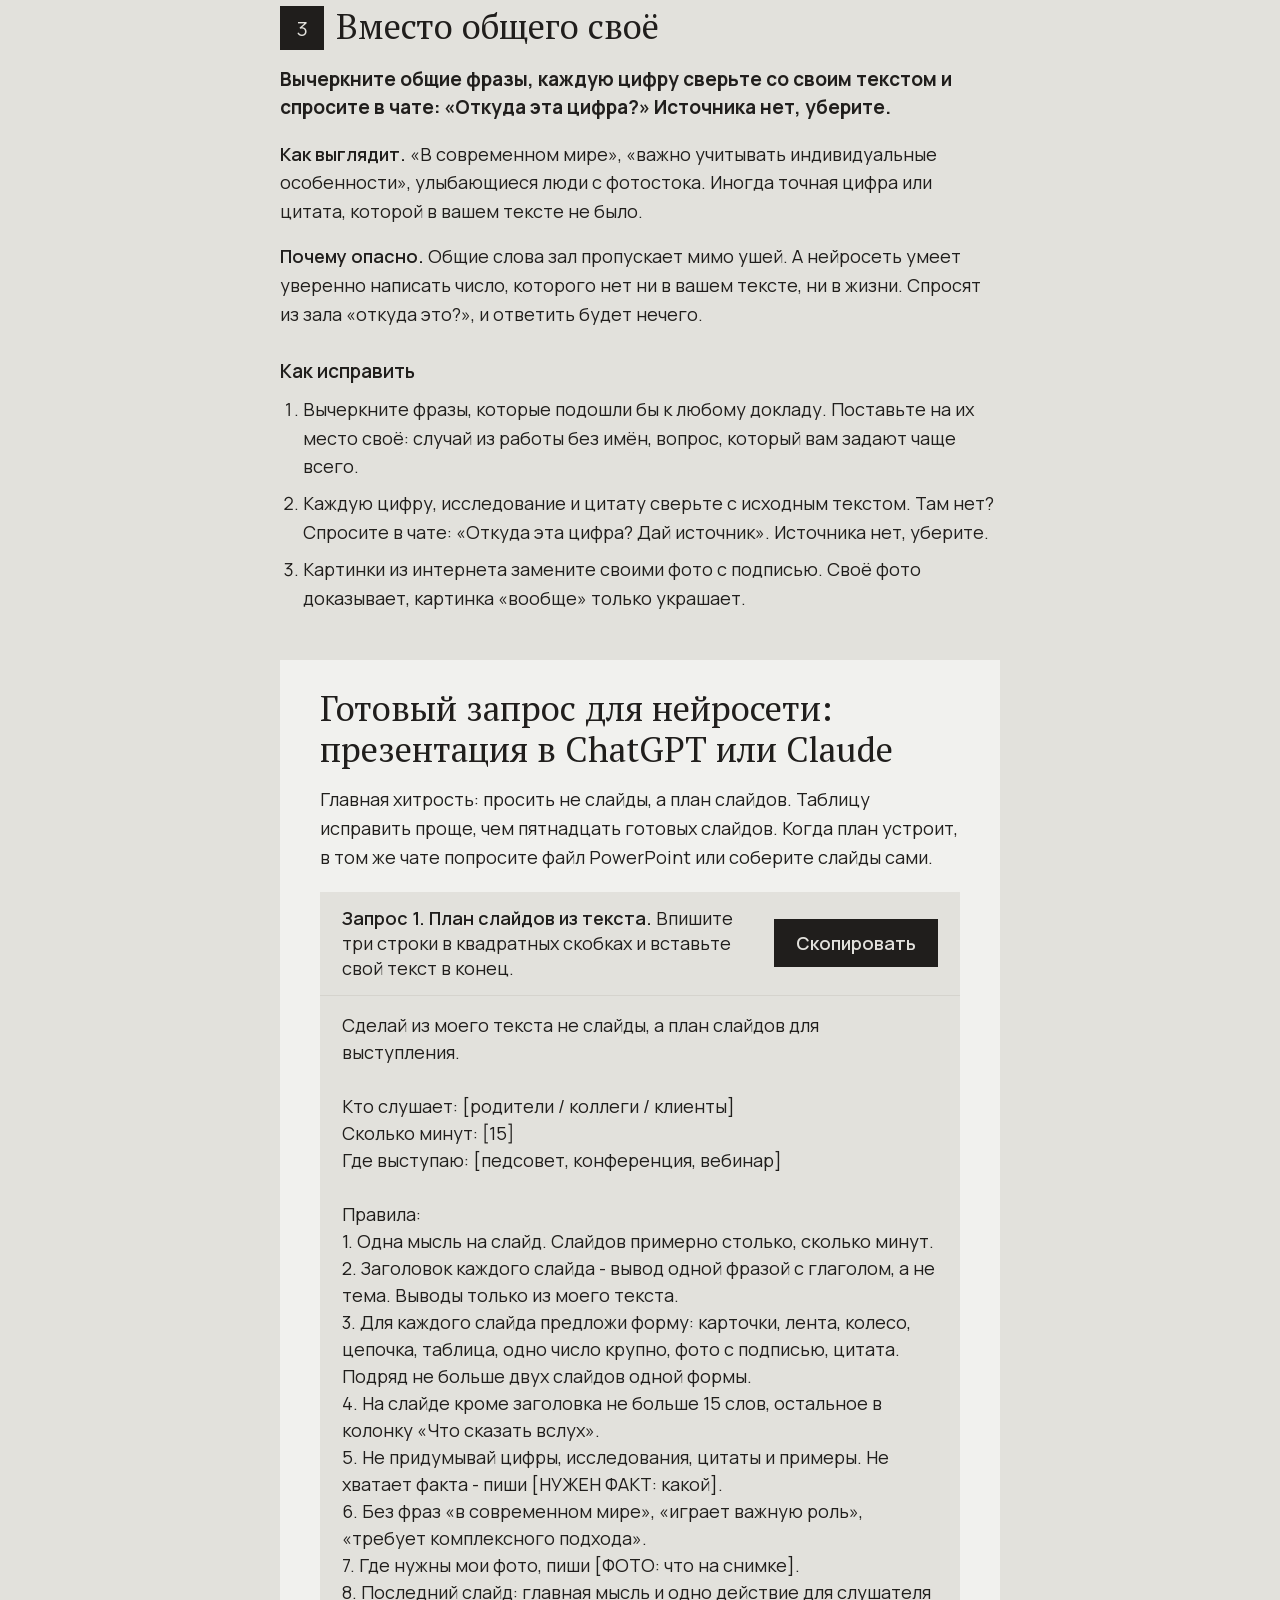
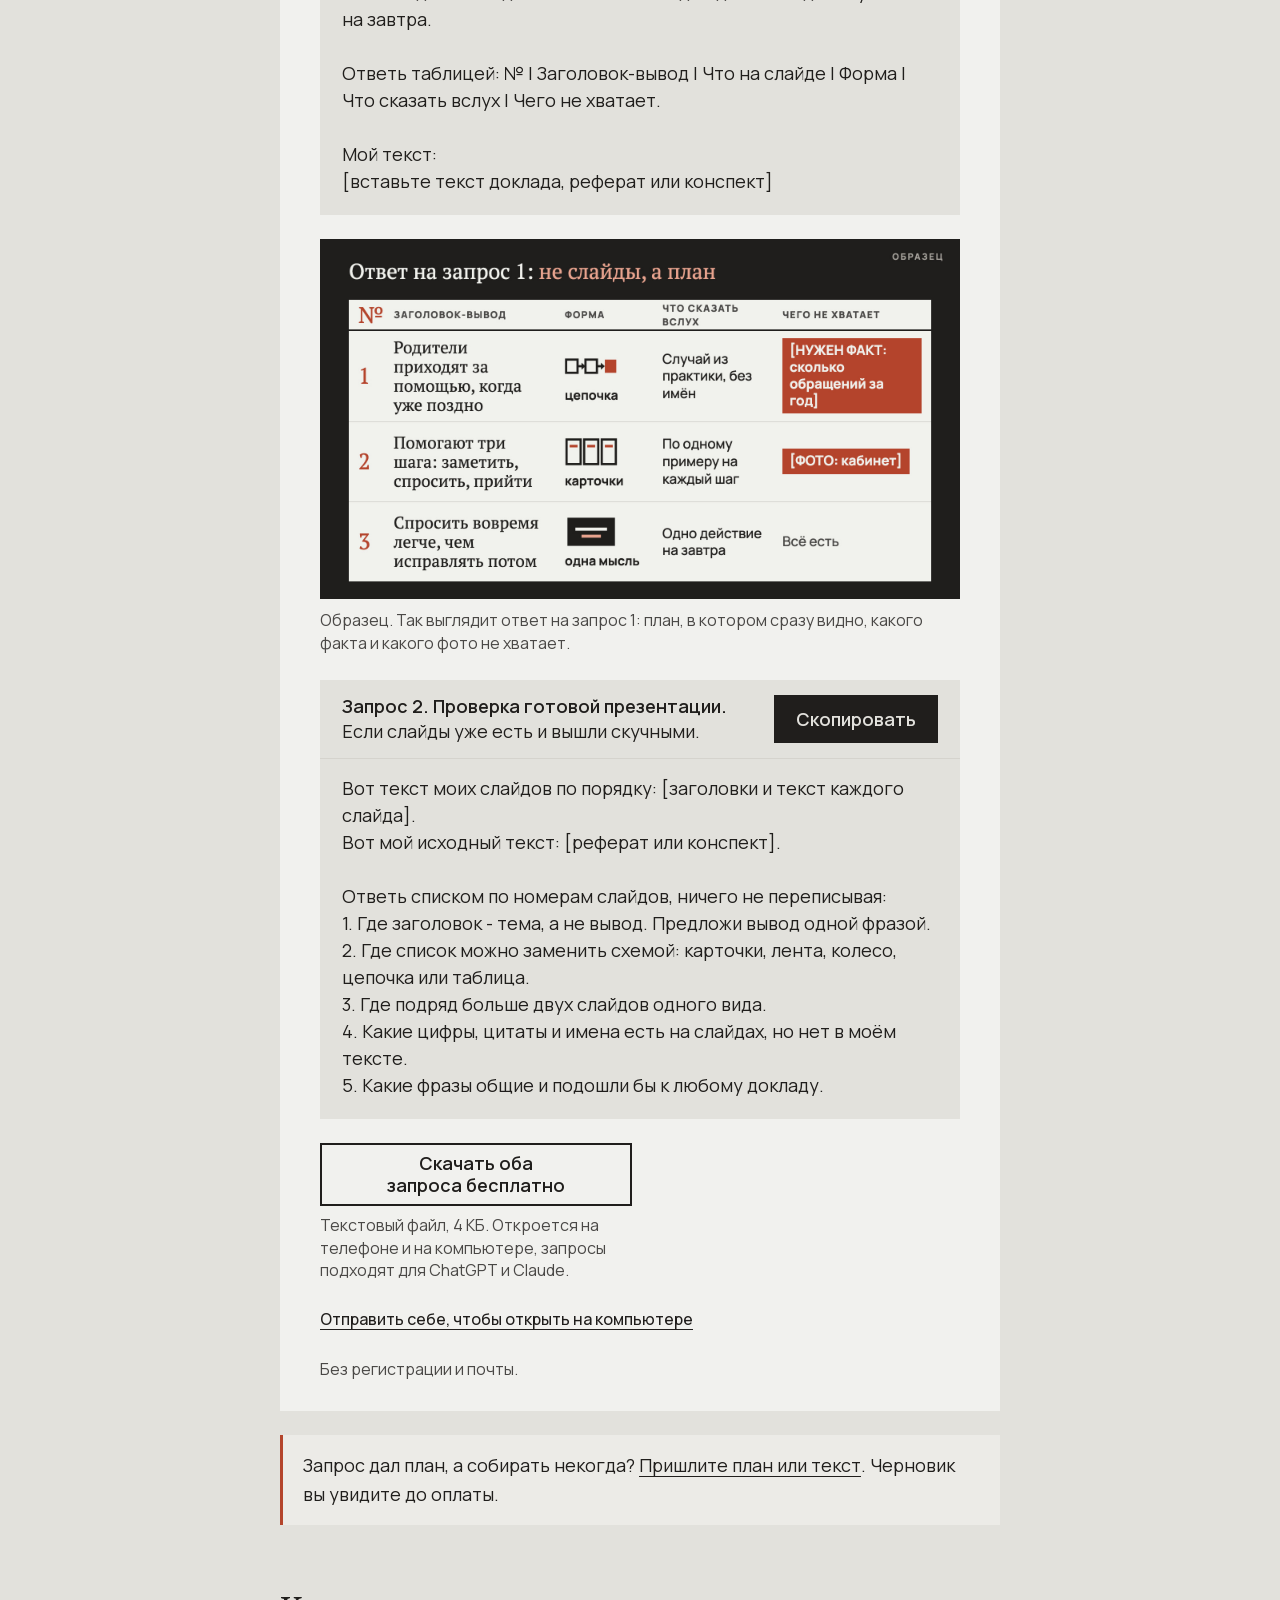
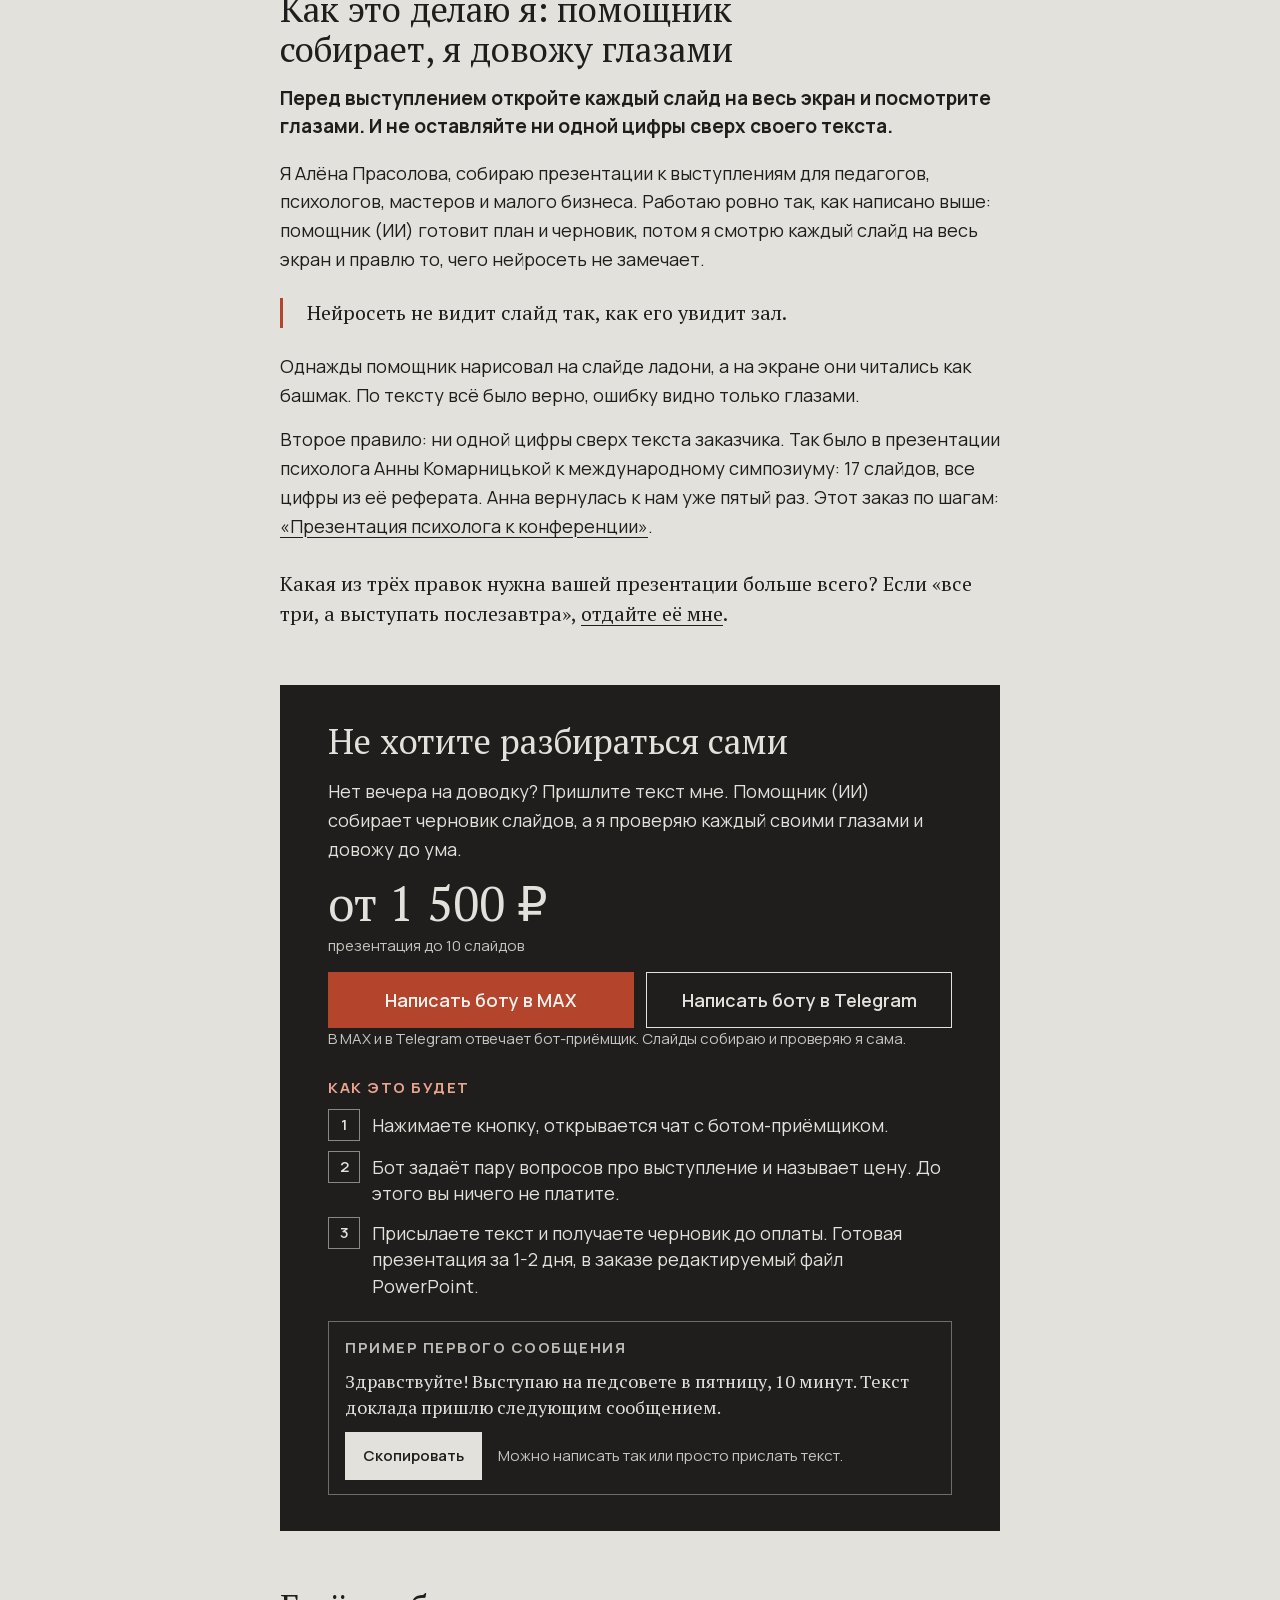
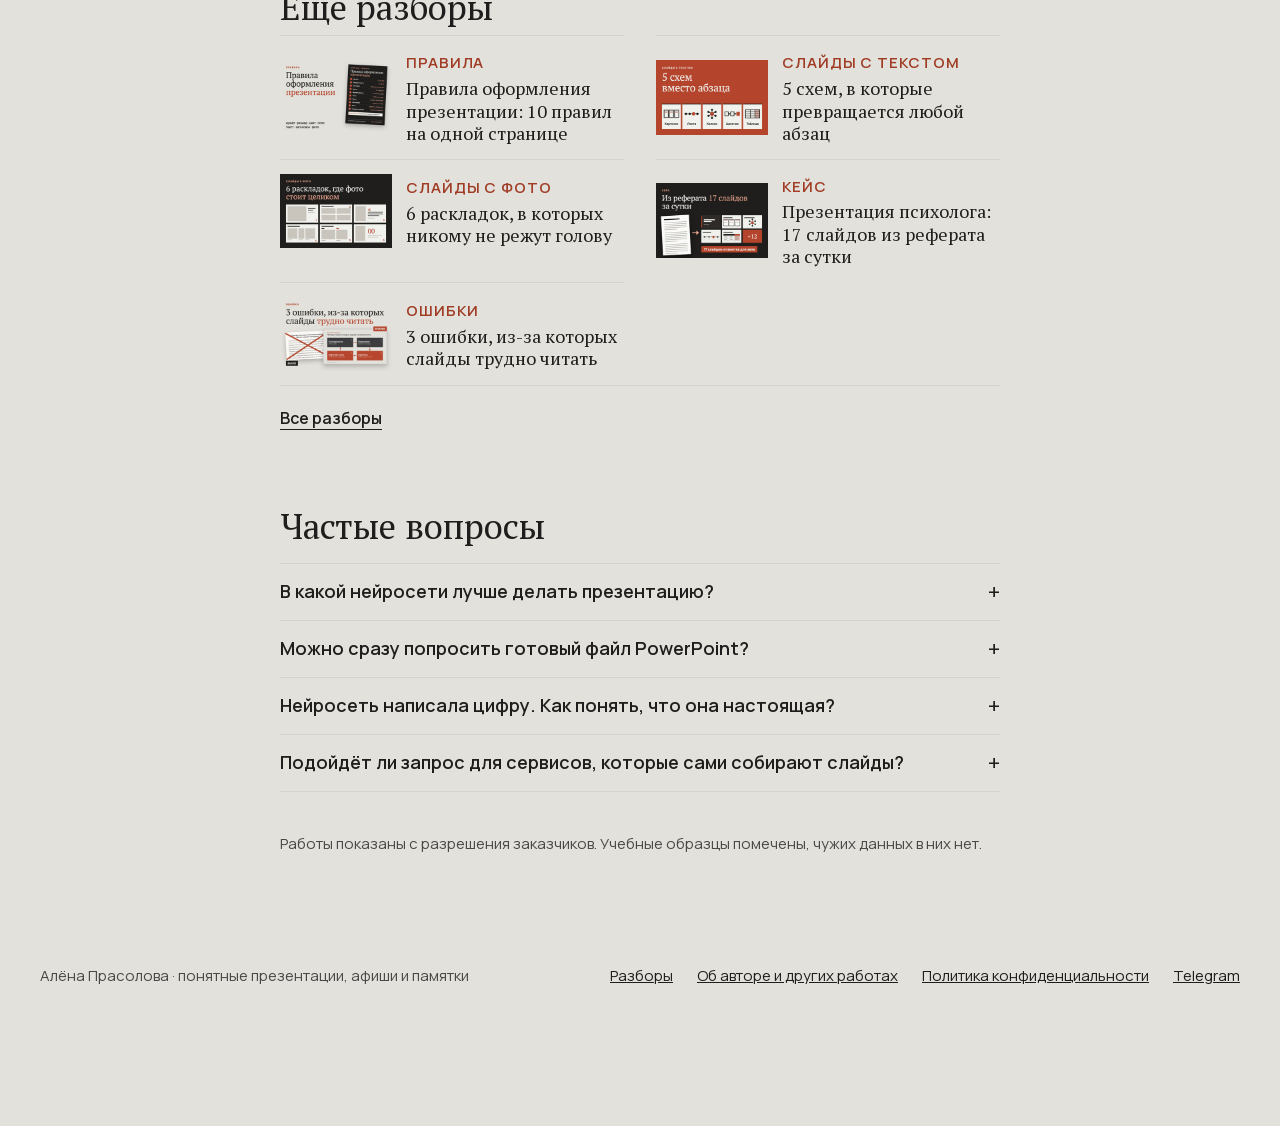
<file: razbory/prezentaciya-v-neyroseti/index.html>
<!doctype html>
<html lang="ru">
<head>
<meta charset="utf-8">
<meta name="p:domain_verify" content="39e795db5b29c30ba1756705ccda25e4">
<meta name="viewport" content="width=device-width, initial-scale=1">
<title>Нейросеть для презентации: готовый запрос и 3 правки</title>
<meta name="description" content="Нейросеть для презентации: 2 готовых запроса для ChatGPT и Claude, бесплатно и без почты, и 3 правки, после которых слайды слушают.">
<link rel="canonical" href="https://alena.svetopis.art/razbory/prezentaciya-v-neyroseti/">
<link rel="icon" href="/assets/znak.svg" type="image/svg+xml">
<meta property="og:type" content="article">
<meta property="og:locale" content="ru_RU">
<meta property="og:site_name" content="Алёна Прасолова">
<meta property="og:title" content="Сделали презентацию через нейросеть, а вышло скучно: 3 правки">
<meta property="og:description" content="Нейросеть для презентации: 2 готовых запроса для ChatGPT и Claude и 3 правки, после которых слайды слушают.">
<meta property="og:url" content="https://alena.svetopis.art/razbory/prezentaciya-v-neyroseti/">
<meta property="og:image" content="https://alena.svetopis.art/razbory/prezentaciya-v-neyroseti/img/pin-1.jpg">
<meta property="og:image:width" content="1000">
<meta property="og:image:height" content="1500">
<meta property="article:published_time" content="2026-11-17">
<meta property="article:author" content="Алёна Прасолова">
<script type="application/ld+json">
{"@context":"https://schema.org","@type":"Article","headline":"Сделали презентацию через нейросеть, а вышло скучно: 3 правки","description":"Нейросеть для презентации: 2 готовых запроса для ChatGPT и Claude, бесплатно и без почты, и 3 правки, после которых слайды слушают.","image":"https://alena.svetopis.art/razbory/prezentaciya-v-neyroseti/img/pin-1.jpg","datePublished":"2026-11-17","inLanguage":"ru","author":{"@type":"Person","name":"Алёна Прасолова","url":"https://alena.svetopis.art/"},"mainEntityOfPage":"https://alena.svetopis.art/razbory/prezentaciya-v-neyroseti/"}
</script>
<link rel="stylesheet" href="/razbory/razbor.css">
<style>
/* только для этой статьи; всё общее (шапка, первый экран, подарок, заказ, «Ещё разборы») живёт в razbor.css */
.kratko{background:var(--paper);padding:18px clamp(18px,4vw,32px) 10px;margin:0 0 20px}
.kratko h2{margin:0 0 8px;font-size:clamp(1.35rem,1.2rem + .6vw,1.6rem)}
.kratko ol{list-style:none;padding:0;counter-reset:k;margin:0 0 10px}
.kratko li{counter-increment:k;position:relative;padding-left:38px;margin:0 0 8px;line-height:1.45}
.kratko li::before{content:counter(k);position:absolute;left:0;top:.1em;width:26px;height:26px;display:flex;align-items:center;justify-content:center;background:var(--ink);color:var(--bg);font-size:15px;font-weight:700}
.proba{border:2px solid var(--ink);padding:18px clamp(18px,4vw,28px);margin:24px 0 8px}
.proba b{display:block;font-size:15px;letter-spacing:.12em;text-transform:uppercase;color:var(--accent-t);margin-bottom:6px}
.proba p{margin:0}
.st h2+.fig{margin-top:20px}
.zapros{margin:20px 0 8px;background:var(--bg)}
.zapros__h{display:flex;flex-wrap:wrap;justify-content:space-between;align-items:center;gap:10px 16px;padding:14px clamp(14px,3vw,22px);border-bottom:1px solid var(--surface-2)}
.zapros__h p{margin:0;font-size:18px;line-height:1.4;flex:1 1 260px}
.zapros pre{margin:0;padding:16px clamp(14px,3vw,22px) 20px;white-space:pre-wrap;overflow-wrap:anywhere;font:18px/1.5 "Manrope",system-ui,sans-serif;color:var(--ink)}
/* «Скопировать» чёрная, как кнопки подарка: красный остаётся только у заказа */
.kop{min-height:48px;padding:0 22px;font:600 18px "Manrope",sans-serif;border:0;background:var(--ink);color:var(--bg);cursor:pointer;flex:0 0 auto}
.kop:hover{background:#000}
.kop.ok{background:#E9A48F;color:var(--ink)}
.darm .kn.ok{background:#E9A48F;border-color:#E9A48F;color:var(--ink)}
.dar .fig{margin:24px 0}
.dar .dar__kn{margin-top:24px}
.st .quote{margin:24px 0}
.st .vopros{font-family:var(--serif);font-size:20px;line-height:1.5;margin:28px 0 0}
@media (max-width:620px){.zapros{margin-inline:-8px}.zapros__h .kop{width:100%}}
/* строка-ответ сразу под заголовком раздела: то, что обещает пин, ведущий на этот якорь */
.st .st__otvet{font-size:19px;line-height:1.45;margin:0 0 18px}
.st .st__otvet strong{font-weight:700}
</style>
</head>
<body>
<header class="top">
  <a class="mark" href="/razbory/" aria-label="Алёна Прасолова, все разборы">
    <svg viewBox="0 0 64 64" fill="none" aria-hidden="true"><path d="M8 50 L20 14 L32 50 M13 38 H27" stroke="currentColor" stroke-width="2.2" stroke-linecap="round" stroke-linejoin="round"/><path d="M38 50 V14 H56 V50" stroke="currentColor" stroke-width="2.2" stroke-linecap="round" stroke-linejoin="round"/><circle cx="47" cy="32" r="3.2" fill="#B4452C"/></svg>
    <span class="mark__imya">Алёна Прасолова</span>
  </a>
  <nav class="top__nav" aria-label="Разделы">
    <a class="top__link top__link--vse" href="/razbory/">Все разборы</a>
    <a class="top__link" href="#zakaz">Сделать за меня</a>
  </nav>
</header>

<main class="st" data-razbor="Презентация через нейросеть" data-podarok="Два готовых запроса для ChatGPT и Claude" data-podarok-korotko="Запросы" data-podarok-yakor="zapros">
  <p class="st__kicker"><a href="/razbory/">Разбор</a> · нейросеть и презентации</p>
  <h1 data-korotko="Презентация через нейросеть">Сделали презентацию через нейросеть, а вышло скучно: 3 правки</h1>
  <p class="st__lead">Нейросеть для презентации дала скучные слайды? Правится за вечер.</p>
  <a class="st__dar" href="#zapros">Внутри два готовых запроса, бесплатно</a>

  <figure class="fig fig--wide fig--pervaya">
    <div class="bs">
      <div><span class="bs__label bs__label--do">Было · образец</span><img src="img/obrazec-neyroset-bylo.jpg" width="1600" height="900" data-pin-description="Как сделать презентацию через нейросеть: так выглядит типичный слайд из ChatGPT или Claude. Заголовок-тема, пять общих пунктов, иконка из набора." alt="Образец слайда из нейросети: заголовок Актуальность проблемы, пять общих пунктов и иконка с лампочкой"></div>
      <div><span class="bs__label bs__label--posle">Стало · образец</span><img src="img/obrazec-neyroset-stalo.jpg" width="1600" height="900" data-pin-description="Тот же слайд после 3 правок: заголовок-вывод, цепочка из трёх звеньев вместо списка, своё фото с подписью. Презентация через нейросеть без скуки." alt="Тот же слайд после правок: заголовок Родители приходят за помощью, когда уже поздно, цепочка из трёх звеньев и рисунок кабинета на месте вашего фото с подписью"></div>
    </div>
    <figcaption>Образец. Слайд, каким его часто отдаёт нейросеть, и он же после трёх правок: вывод в заголовке, цепочка вместо списка, своё фото с подписью (здесь вместо фото рисунок).</figcaption>
  </figure>

  <p class="st__avtor">
    <span class="st__avtor-znak" aria-hidden="true"><svg viewBox="0 0 64 64" fill="none"><path d="M8 50 L20 14 L32 50 M13 38 H27" stroke="currentColor" stroke-width="3" stroke-linecap="round" stroke-linejoin="round"/><path d="M38 50 V14 H56 V50" stroke="currentColor" stroke-width="3" stroke-linecap="round" stroke-linejoin="round"/><circle cx="47" cy="32" r="3.6" fill="#E9A48F"/></svg></span>
    <span><b>Алёна Прасолова</b>, собираю презентации к выступлениям<br>17 ноября 2026 · 4 минуты чтения</span>
  </p>

  <p>«Вроде аккуратно, а смотреть скучно». Так часто бывает, если сделать презентацию через нейросеть.</p>

  <section class="kratko" id="kratko">
    <h2>Коротко</h2>
    <ol>
      <li>Заголовок-тему перепишите выводом.</li>
      <li>Списки превратите в схемы. Подряд не больше двух одинаковых слайдов.</li>
      <li>Общие слова замените своими примерами и фото, цифры сверьте с исходником.</li>
    </ol>
    <p>У нейросети просите не слайды, а план слайдов. Два готовых запроса копируются одной кнопкой.</p>
  </section>

  <aside class="darm" aria-label="Подарок к статье">
    <img class="darm__img" src="img/obrazec-plan-zaprosa-m.jpg" width="400" height="300" loading="lazy" alt="">
    <p class="darm__rub">Бесплатно</p>
    <p class="darm__t">Готовый запрос для ChatGPT и Claude: план слайдов из вашего текста</p>
    <div class="darm__kn">
      <button class="kn kn--glav" type="button" data-kop="#z1-tekst">Скопировать запрос</button>
      <a class="darm__esche" href="#zapros">Подробнее ниже</a>
    </div>
    <p class="dar__posle" hidden>Запрос скопирован. Откройте ChatGPT или Claude, вставьте его и в конец допишите свой текст. Что в запросе и второй запрос для проверки готовых слайдов: в блоке ниже.</p>
  </aside>
  <a class="st__zakaz" href="#zakaz">Нет вечера на правки? Пришлите текст</a>

  <div class="proba">
    <b>Попробуйте за 10 секунд</b>
    <p>Откройте презентацию и прочитайте подряд только заголовки. Сложился пересказ доклада? Отлично. Вышло «Актуальность. Основные направления. Заключение»? Нейросеть дала вам темы, а не мысли. Это правка 1.</p>
  </div>

  <h2>Почему у нейросети выходит скучно</h2>
  <p>ChatGPT и Claude пишут то, что чаще всего встречается в похожих текстах. Без точного задания получается средняя презентация: заголовок-тема, пять пунктов, и так пятнадцать раз. Слова гладкие, но общие: «играет важную роль», «требует комплексного подхода». Они подходят к любому докладу, а значит, ничего не говорят о вашем.</p>
  <p>Бросать нейросеть не нужно. Ей нужно точное задание, а черновику нужен человек, который доведёт его глазами.</p>

  <h2 id="pravki"><span class="num">1</span>Вместо темы вывод</h2>
  <p class="st__otvet"><strong>Перепишите каждый заголовок выводом одной фразой: было «Актуальность проблемы», стало «Родители приходят за помощью, когда уже поздно».</strong></p>
  <figure class="fig fig--wide">
    <picture>
      <source media="(max-width:760px)" srcset="img/obrazec-temy-vyvody-tel.jpg" width="1000" height="1250">
      <img src="img/obrazec-temy-vyvody.jpg" width="1600" height="900" loading="lazy" data-pin-description="Нейросеть дала темы, а нужны выводы: «Актуальность проблемы» становится «Родители приходят за помощью, когда уже поздно». Учебный образец." alt="Образец: три зачёркнутых заголовка-темы «Актуальность проблемы», «Основные направления», «Заключение» и три вывода вместо них. Внизу: прочитайте только заголовки, сложился пересказ?">
    </picture>
    <figcaption>Образец. Три заголовка-темы и три вывода, которые встали на их место.</figcaption>
  </figure>
  <p><strong>Как выглядит.</strong> «Актуальность проблемы», «Основные направления», «Заключение». Зал первым делом смотрит на заголовок. Если там тема, он сам гадает, к чему вы ведёте.</p>
  <h3>Как исправить</h3>
  <ol>
    <li>Выпишите заголовки столбиком.</li>
    <li>К каждому спросите: «И что из этого следует?» Ответ одной фразой с глаголом и есть новый заголовок. Было «Актуальность проблемы», стало «Родители приходят за помощью, когда уже поздно».</li>
    <li>Можно поручить это нейросети: «Перепиши заголовки выводами одной фразой, только из моего текста». Потом проверьте, что выводы ваши.</li>
  </ol>

  <h2 id="pravka-2"><span class="num">2</span>Вместо пятнадцати списков схемы</h2>
  <p class="st__otvet"><strong>Каждому списку свою схему: карточки, лента, колесо, цепочка, таблица. Подряд не больше двух одинаковых слайдов, каждый пятый-шестой тёмный.</strong></p>
  <figure class="fig fig--wide">
    <picture>
      <source media="(max-width:760px)" srcset="img/obrazec-15-i-ritm-tel.jpg" width="1000" height="1250">
      <img src="img/obrazec-15-i-ritm.jpg" width="1600" height="900" loading="lazy" data-pin-description="15 одинаковых слайдов из нейросети и те же 15 с ритмом: карточки, лента, колесо, цепочка, таблица, тёмные слайды с одной мыслью. Подряд не больше двух одинаковых." alt="Образец: две ленты по 15 миниатюр. В первой все слайды одинаковые, заголовок и пять пунктов. Во второй слайды разного вида, каждый пятый-шестой тёмный, скобкой отмечено: подряд не больше двух одинаковых">
    </picture>
    <figcaption>Образец. Одна и та же презентация до правки и после: вид слайдов меняется, тёмные слайды делят доклад на части.</figcaption>
  </figure>
  <p><strong>Как выглядит.</strong> Все слайды одинаковые: заголовок, пять пунктов, иногда картинка сбоку. Через пять минут зал перестаёт понимать, где вы.</p>
  <h3>Как исправить</h3>
  <ol>
    <li>Подберите каждому списку форму. Равные пункты: карточки. Этапы: лента. Всё вокруг одного главного: колесо. Одно вызывает другое: цепочка. Два варианта: таблица. Все пять схем разобраны в статье <a href="/razbory/5-shem-vmesto-abzaca/">«5 схем вместо абзаца»</a>.</li>
    <li>Подряд не больше двух слайдов одного вида. Каждый пятый-шестой сделайте тёмным, с одной крупной мыслью: у доклада появится дыхание.</li>
    <li>Пояснения перенесите в заметки докладчика. На слайде остаются два-четыре слова на пункт.</li>
  </ol>

  <h2 id="pravka-3"><span class="num">3</span>Вместо общего своё</h2>
  <p class="st__otvet"><strong>Вычеркните общие фразы, каждую цифру сверьте со своим текстом и спросите в чате: «Откуда эта цифра?» Источника нет, уберите.</strong></p>
  <p><strong>Как выглядит.</strong> «В современном мире», «важно учитывать индивидуальные особенности», улыбающиеся люди с фотостока. Иногда точная цифра или цитата, которой в вашем тексте не было.</p>
  <p><strong>Почему опасно.</strong> Общие слова зал пропускает мимо ушей. А нейросеть умеет уверенно написать число, которого нет ни в вашем тексте, ни в жизни. Спросят из зала «откуда это?», и ответить будет нечего.</p>
  <h3>Как исправить</h3>
  <ol>
    <li>Вычеркните фразы, которые подошли бы к любому докладу. Поставьте на их место своё: случай из работы без имён, вопрос, который вам задают чаще всего.</li>
    <li>Каждую цифру, исследование и цитату сверьте с исходным текстом. Там нет? Спросите в чате: «Откуда эта цифра? Дай источник». Источника нет, уберите.</li>
    <li>Картинки из интернета замените своими фото с подписью. Своё фото доказывает, картинка «вообще» только украшает.</li>
  </ol>

  <section class="dar" id="zapros">
    <h2>Готовый запрос для нейросети: презентация в ChatGPT или Claude</h2>
    <p>Главная хитрость: просить не слайды, а план слайдов. Таблицу исправить проще, чем пятнадцать готовых слайдов. Когда план устроит, в том же чате попросите файл PowerPoint или соберите слайды сами.</p>

    <div class="zapros" id="z1">
      <div class="zapros__h"><p><strong>Запрос 1. План слайдов из текста.</strong> Впишите три строки в квадратных скобках и вставьте свой текст в конец.</p><button class="kop" type="button" data-for="z1-tekst">Скопировать</button></div>
<pre id="z1-tekst">Сделай из моего текста не слайды, а план слайдов для выступления.

Кто слушает: [родители / коллеги / клиенты]
Сколько минут: [15]
Где выступаю: [педсовет, конференция, вебинар]

Правила:
1. Одна мысль на слайд. Слайдов примерно столько, сколько минут.
2. Заголовок каждого слайда - вывод одной фразой с глаголом, а не тема. Выводы только из моего текста.
3. Для каждого слайда предложи форму: карточки, лента, колесо, цепочка, таблица, одно число крупно, фото с подписью, цитата. Подряд не больше двух слайдов одной формы.
4. На слайде кроме заголовка не больше 15 слов, остальное в колонку «Что сказать вслух».
5. Не придумывай цифры, исследования, цитаты и примеры. Не хватает факта - пиши [НУЖЕН ФАКТ: какой].
6. Без фраз «в современном мире», «играет важную роль», «требует комплексного подхода».
7. Где нужны мои фото, пиши [ФОТО: что на снимке].
8. Последний слайд: главная мысль и одно действие для слушателя на завтра.

Ответь таблицей: № | Заголовок-вывод | Что на слайде | Форма | Что сказать вслух | Чего не хватает.

Мой текст:
[вставьте текст доклада, реферат или конспект]</pre>
    </div>

    <figure class="fig">
      <picture>
        <source media="(max-width:760px)" srcset="img/obrazec-plan-zaprosa-tel.jpg" width="1000" height="1250">
        <img src="img/obrazec-plan-zaprosa.jpg" width="1600" height="900" loading="lazy" data-pin-description="Что вернёт готовый запрос для нейросети: не слайды, а план. Заголовок-вывод, форма слайда, что сказать вслух и пометки [НУЖЕН ФАКТ] и [ФОТО]." alt="Образец ответа на запрос 1: таблица-план из трёх слайдов. У каждого заголовок-вывод, форма (цепочка, карточки, одна мысль), что сказать вслух и чего не хватает: нужен факт, сколько обращений за год, и фото кабинета">
      </picture>
      <figcaption>Образец. Так выглядит ответ на запрос 1: план, в котором сразу видно, какого факта и какого фото не хватает.</figcaption>
    </figure>

    <div class="zapros" id="z2">
      <div class="zapros__h"><p><strong>Запрос 2. Проверка готовой презентации.</strong> Если слайды уже есть и вышли скучными.</p><button class="kop" type="button" data-for="z2-tekst">Скопировать</button></div>
<pre id="z2-tekst">Вот текст моих слайдов по порядку: [заголовки и текст каждого слайда].
Вот мой исходный текст: [реферат или конспект].

Ответь списком по номерам слайдов, ничего не переписывая:
1. Где заголовок - тема, а не вывод. Предложи вывод одной фразой.
2. Где список можно заменить схемой: карточки, лента, колесо, цепочка или таблица.
3. Где подряд больше двух слайдов одного вида.
4. Какие цифры, цитаты и имена есть на слайдах, но нет в моём тексте.
5. Какие фразы общие и подошли бы к любому докладу.</pre>
    </div>

    <div class="dar__kn">
      <div>
        <a class="kn kn--kontur" href="fayly/zaprosy-dlya-prezentacii.txt" download data-dar="txt">Скачать оба запроса бесплатно</a>
        <p class="dar__pod">Текстовый файл, 4 КБ. Откроется на телефоне и на компьютере, запросы подходят для ChatGPT и Claude.</p>
      </div>
      <p class="dar__posle" hidden>Файл скачивается, ищите его в загрузках. Не скачался? Откройте эту страницу в обычном браузере: меню с тремя точками, пункт «Открыть в браузере».</p>
      <button class="dar__sebe" type="button" hidden>Отправить себе, чтобы открыть на компьютере</button>
    </div>
    <p class="dar__bez">Без регистрации и почты.</p>
  </section>
  <p class="most">Запрос дал план, а собирать некогда? <a href="#zakaz">Пришлите план или текст</a>. Черновик вы увидите до оплаты.</p>

  <h2 id="kak">Как это делаю я: помощник собирает, я довожу глазами</h2>
  <p class="st__otvet"><strong>Перед выступлением откройте каждый слайд на весь экран и посмотрите глазами. И не оставляйте ни одной цифры сверх своего текста.</strong></p>
  <p>Я Алёна Прасолова, собираю презентации к выступлениям для педагогов, психологов, мастеров и малого бизнеса. Работаю ровно так, как написано выше: помощник (ИИ) готовит план и черновик, потом я смотрю каждый слайд на весь экран и правлю то, чего нейросеть не замечает.</p>
  <blockquote class="quote">Нейросеть не видит слайд так, как его увидит зал.</blockquote>
  <p>Однажды помощник нарисовал на слайде ладони, а на экране они читались как башмак. По тексту всё было верно, ошибку видно только глазами.</p>
  <p>Второе правило: ни одной цифры сверх текста заказчика. Так было в презентации психолога Анны Комарницькой к международному симпозиуму: 17 слайдов, все цифры из её реферата. Анна вернулась к нам уже пятый раз.<span data-esli="prezentaciya-psihologa"> Этот заказ по шагам: <a href="/razbory/prezentaciya-psihologa/">«Презентация психолога к конференции»</a>.</span></p>
  <p class="vopros">Какая из трёх правок нужна вашей презентации больше всего? Если «все три, а выступать послезавтра», <a href="#zakaz">отдайте её мне</a>.</p>

  <section class="order" id="zakaz">
    <h2>Не хотите разбираться сами</h2>
    <p>Нет вечера на доводку? Пришлите текст мне. Помощник (ИИ) собирает черновик слайдов, а я проверяю каждый своими глазами и довожу до ума.</p>
    <p class="order__price">от 1 500 ₽ <small>презентация до 10 слайдов</small></p>
    <div class="order__kn">
      <a class="btn" id="max-btn" href="https://max.ru/se14170446_1_bot?start=pin_neyroset">Написать боту в MAX</a>
      <a class="btn btn--tg" id="tg-btn" href="https://t.me/alena_pomoshchnik_bot?start=pin_neyroset">Написать боту в Telegram</a>
    </div>
    <p class="order__small">В MAX и в Telegram отвечает бот-приёмщик. Слайды собираю и проверяю я сама.</p>
    <h3 class="order__h">Как это будет</h3>
    <ol class="order__shagi">
      <li>Нажимаете кнопку, открывается чат с ботом-приёмщиком.</li>
      <li>Бот задаёт пару вопросов про выступление и называет цену. До этого вы ничего не платите.</li>
      <li>Присылаете текст и получаете черновик до оплаты. Готовая презентация за 1-2 дня, в заказе редактируемый файл PowerPoint.</li>
    </ol>
    <div class="order__primer">
      <p class="order__primer-t">Пример первого сообщения</p>
      <p class="order__primer-s" id="primer">Здравствуйте! Выступаю на педсовете в пятницу, 10 минут. Текст доклада пришлю следующим сообщением.</p>
      <p class="order__primer-n"><button class="order__kop" type="button" data-kop="#primer">Скопировать</button> <span>Можно написать так или просто прислать текст.</span></p>
    </div>
  </section>

  <nav class="eshche" aria-labelledby="eshche-h">
    <h2 id="eshche-h">Ещё разборы</h2>
    <ul>
      <li><a href="/razbory/pravila-oformleniya-prezentacii/"><img src="/razbory/oblozhki/pravila-oformleniya-m.jpg" width="336" height="224" loading="lazy" alt=""><span class="eshche__t"><span class="eshche__rub">Правила</span>Правила оформления презентации: 10 правил на одной странице</span></a></li>
      <li><a href="/razbory/5-shem-vmesto-abzaca/"><img src="/razbory/oblozhki/5-shem-m.jpg" width="336" height="224" loading="lazy" alt=""><span class="eshche__t"><span class="eshche__rub">Слайды с текстом</span>5 схем, в которые превращается любой абзац</span></a></li>
      <li><a href="/razbory/slaydy-s-foto/"><img src="/razbory/oblozhki/slaydy-s-foto-m.jpg" width="336" height="224" loading="lazy" alt=""><span class="eshche__t"><span class="eshche__rub">Слайды с фото</span>6 раскладок, в которых никому не режут голову</span></a></li>
      <li><a href="/razbory/prezentaciya-psihologa/"><img src="/razbory/oblozhki/prezentaciya-psihologa-m.jpg" width="336" height="224" loading="lazy" alt=""><span class="eshche__t"><span class="eshche__rub">Кейс</span>Презентация психолога: 17 слайдов из реферата за сутки</span></a></li>
      <li><a href="/razbory/3-oshibki-slaydov/"><img src="/razbory/oblozhki/3-oshibki-slaydov-m.jpg" width="336" height="224" loading="lazy" alt=""><span class="eshche__t"><span class="eshche__rub">Ошибки</span>3 ошибки, из-за которых слайды трудно читать</span></a></li>
    </ul>
    <a class="eshche__vse" href="/razbory/">Все разборы</a>
  </nav>

  <section class="faq">
    <h2>Частые вопросы</h2>
    <details><summary>В какой нейросети лучше делать презентацию?</summary><p>Я работаю в ChatGPT и Claude, запросы из статьи подходят к обоим. Важнее не выбор нейросети, а задание: план с выводами и формами слайдов, а не «сделай презентацию».</p></details>
    <details><summary>Можно сразу попросить готовый файл PowerPoint?</summary><p>Можно. Но сначала план: в таблице ошибку видно сразу, а в готовом файле её придётся искать по слайдам. Утвердили план, тогда просите файл.</p></details>
    <details><summary>Нейросеть написала цифру. Как понять, что она настоящая?</summary><p>Сверьте с исходным текстом. Там нет? Спросите источник и проверьте его сами. Не нашли, уберите: на выступлении за цифру отвечаете вы, а не нейросеть.</p></details>
    <details><summary>Подойдёт ли запрос для сервисов, которые сами собирают слайды?</summary><p>Да, план слайдов можно вставить в любой такой сервис. Я пользуюсь ChatGPT и Claude.</p></details>
  </section>

  <p class="st__meta" style="margin-top:40px">Работы показаны с разрешения заказчиков. Учебные образцы помечены, чужих данных в них нет.</p>
</main>
<script>
/* какой пин привёл: utm_content из адреса дописываем к метке бота (ничего не сохраняем и никуда не отправляем) */
(function(){try{var c=new URLSearchParams(location.search).get("utm_content");if(!c)return;c=c.toLowerCase().replace(/[^a-z0-9]/g,"_").slice(0,18);var a=document.getElementById("max-btn");if(a&&c)a.href="https://max.ru/se14170446_1_bot?start=pin_neyroset_"+c;var t=document.getElementById("tg-btn");if(t&&c)t.href="https://t.me/alena_pomoshchnik_bot?start=pin_neyroset_"+c;}catch(e){}})();
/* «Скопировать»: кладёт текст запроса в буфер обмена */
(function(){
  function zapasnoy(t){var a=document.createElement("textarea");a.value=t;a.setAttribute("readonly","");a.style.position="fixed";a.style.top="-1000px";document.body.appendChild(a);a.select();a.setSelectionRange(0,t.length);var ok=false;try{ok=document.execCommand("copy");}catch(e){}document.body.removeChild(a);return ok;}
  document.querySelectorAll(".kop").forEach(function(b){
    b.addEventListener("click",function(){
      var t=document.getElementById(b.getAttribute("data-for")).textContent;
      function gotovo(ok){b.textContent=ok?"Скопировано":"Выделите текст вручную";b.classList.toggle("ok",ok);setTimeout(function(){b.textContent="Скопировать";b.classList.remove("ok");},2500);}
      if(navigator.clipboard&&window.isSecureContext){navigator.clipboard.writeText(t).then(function(){gotovo(true);},function(){gotovo(zapasnoy(t));});}
      else gotovo(zapasnoy(t));
    });
  });
})();
</script>

<footer class="foot">
  <span>Алёна Прасолова · понятные презентации, афиши и памятки</span>
  <nav><a href="/razbory/">Разборы</a><a href="/">Об авторе и других работах</a><a href="/privacy/">Политика конфиденциальности</a><a href="https://t.me/alenaprasol">Telegram</a></nav>
</footer>
<script src="/razbory/razbor.js" defer></script>
<script src="/razbory/metrika.js" defer></script>
</body>
</html>
</file>
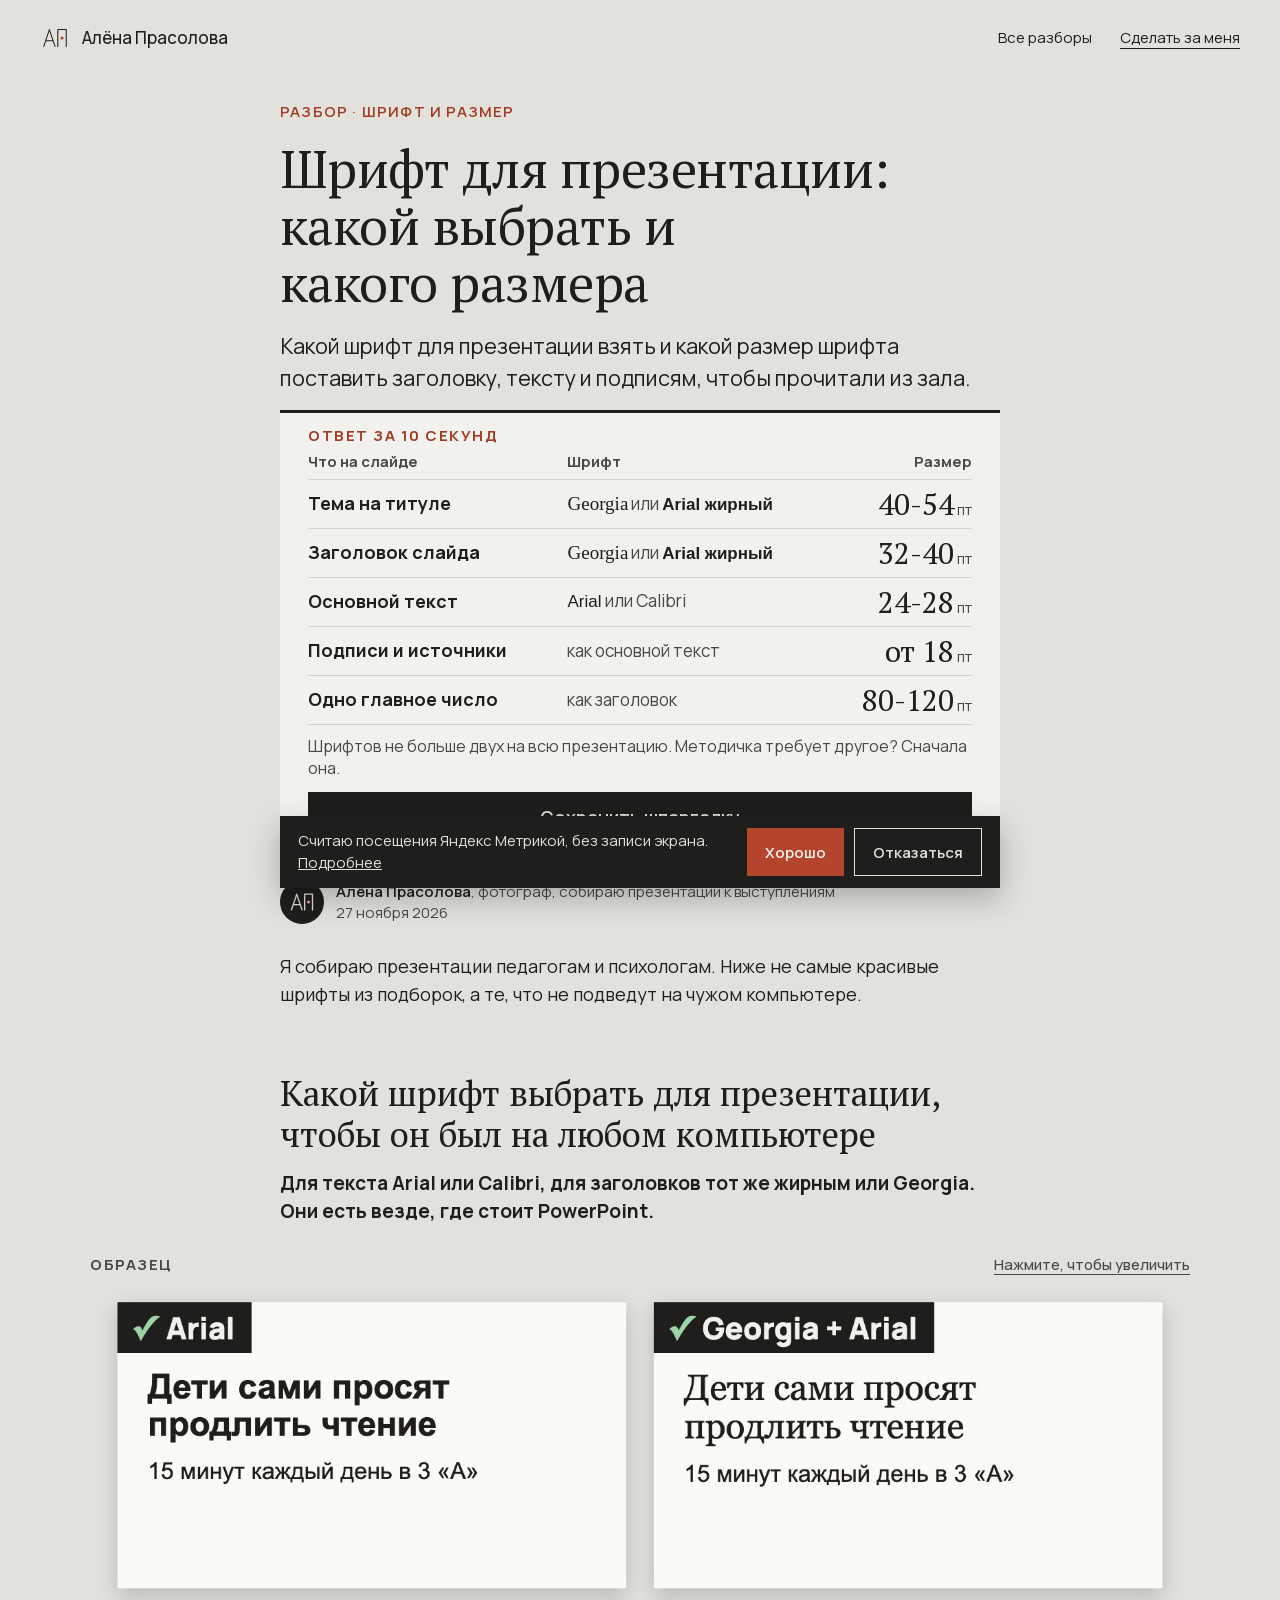
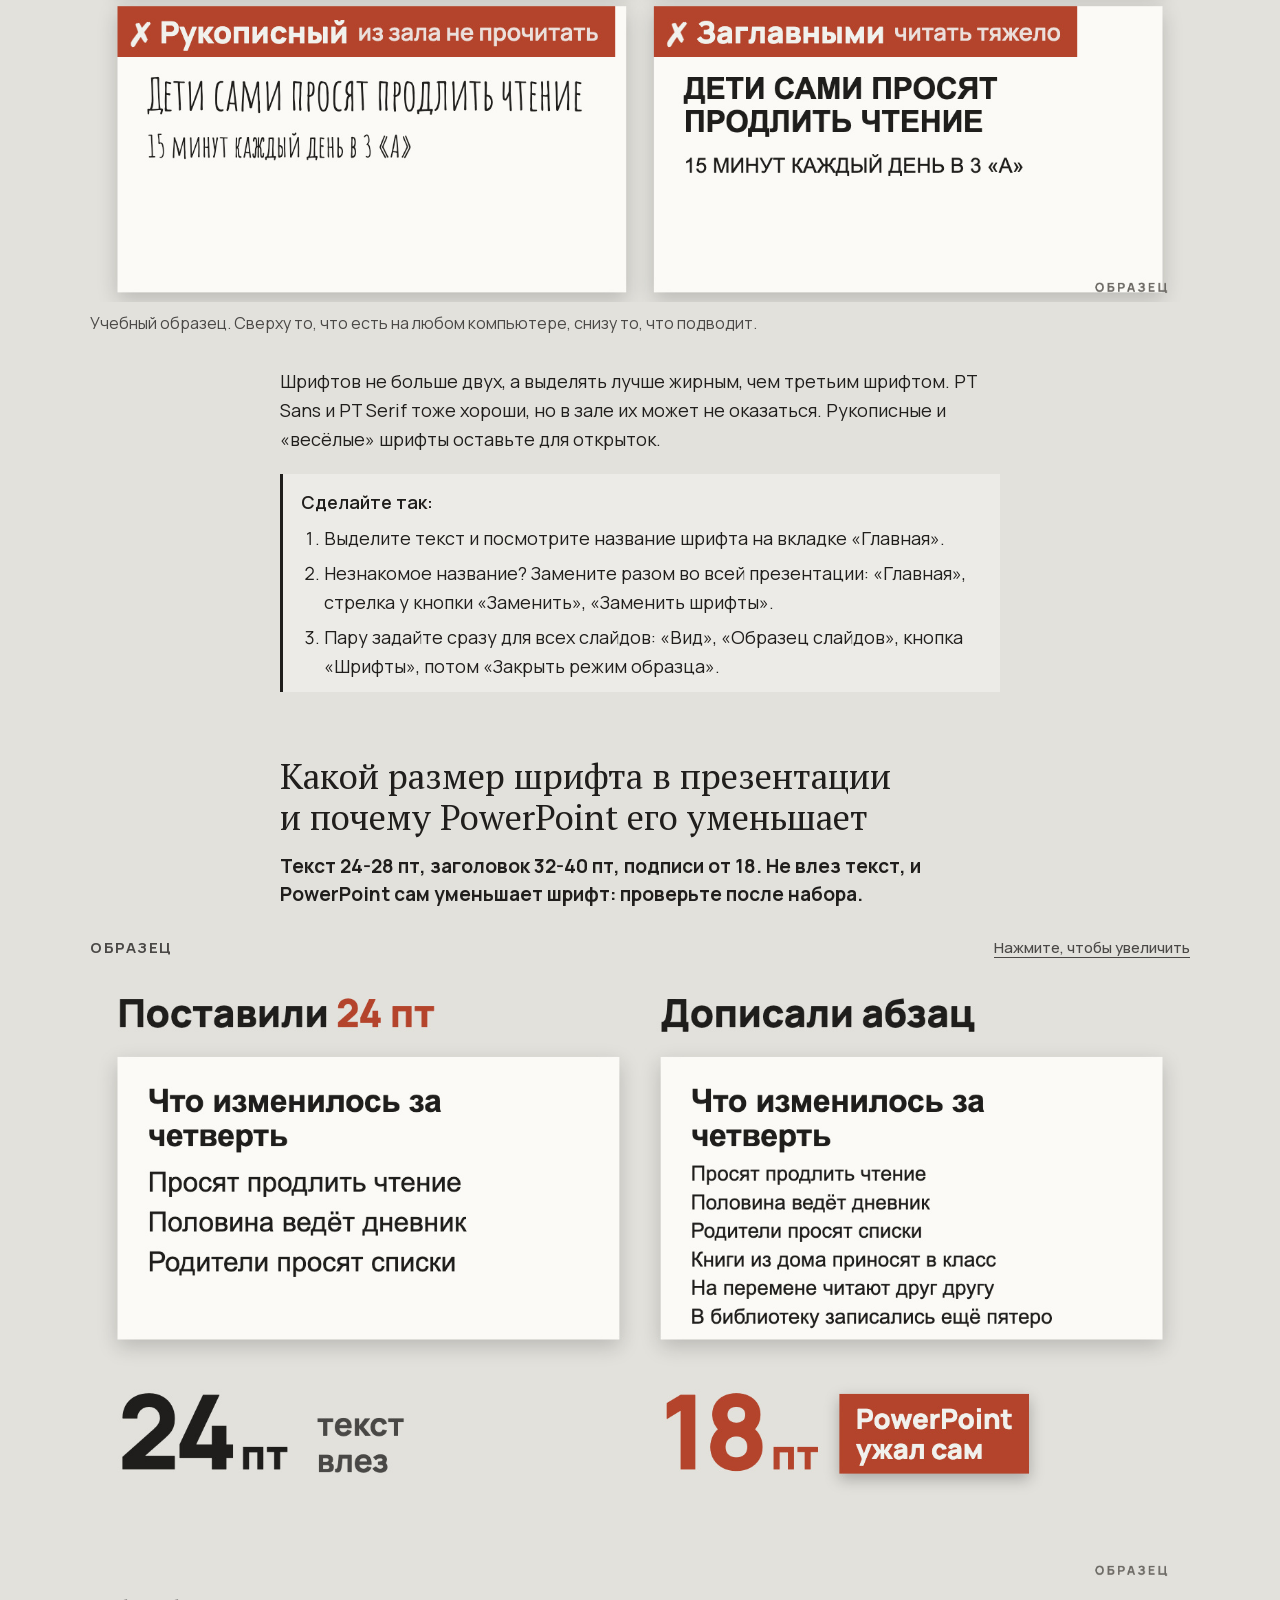
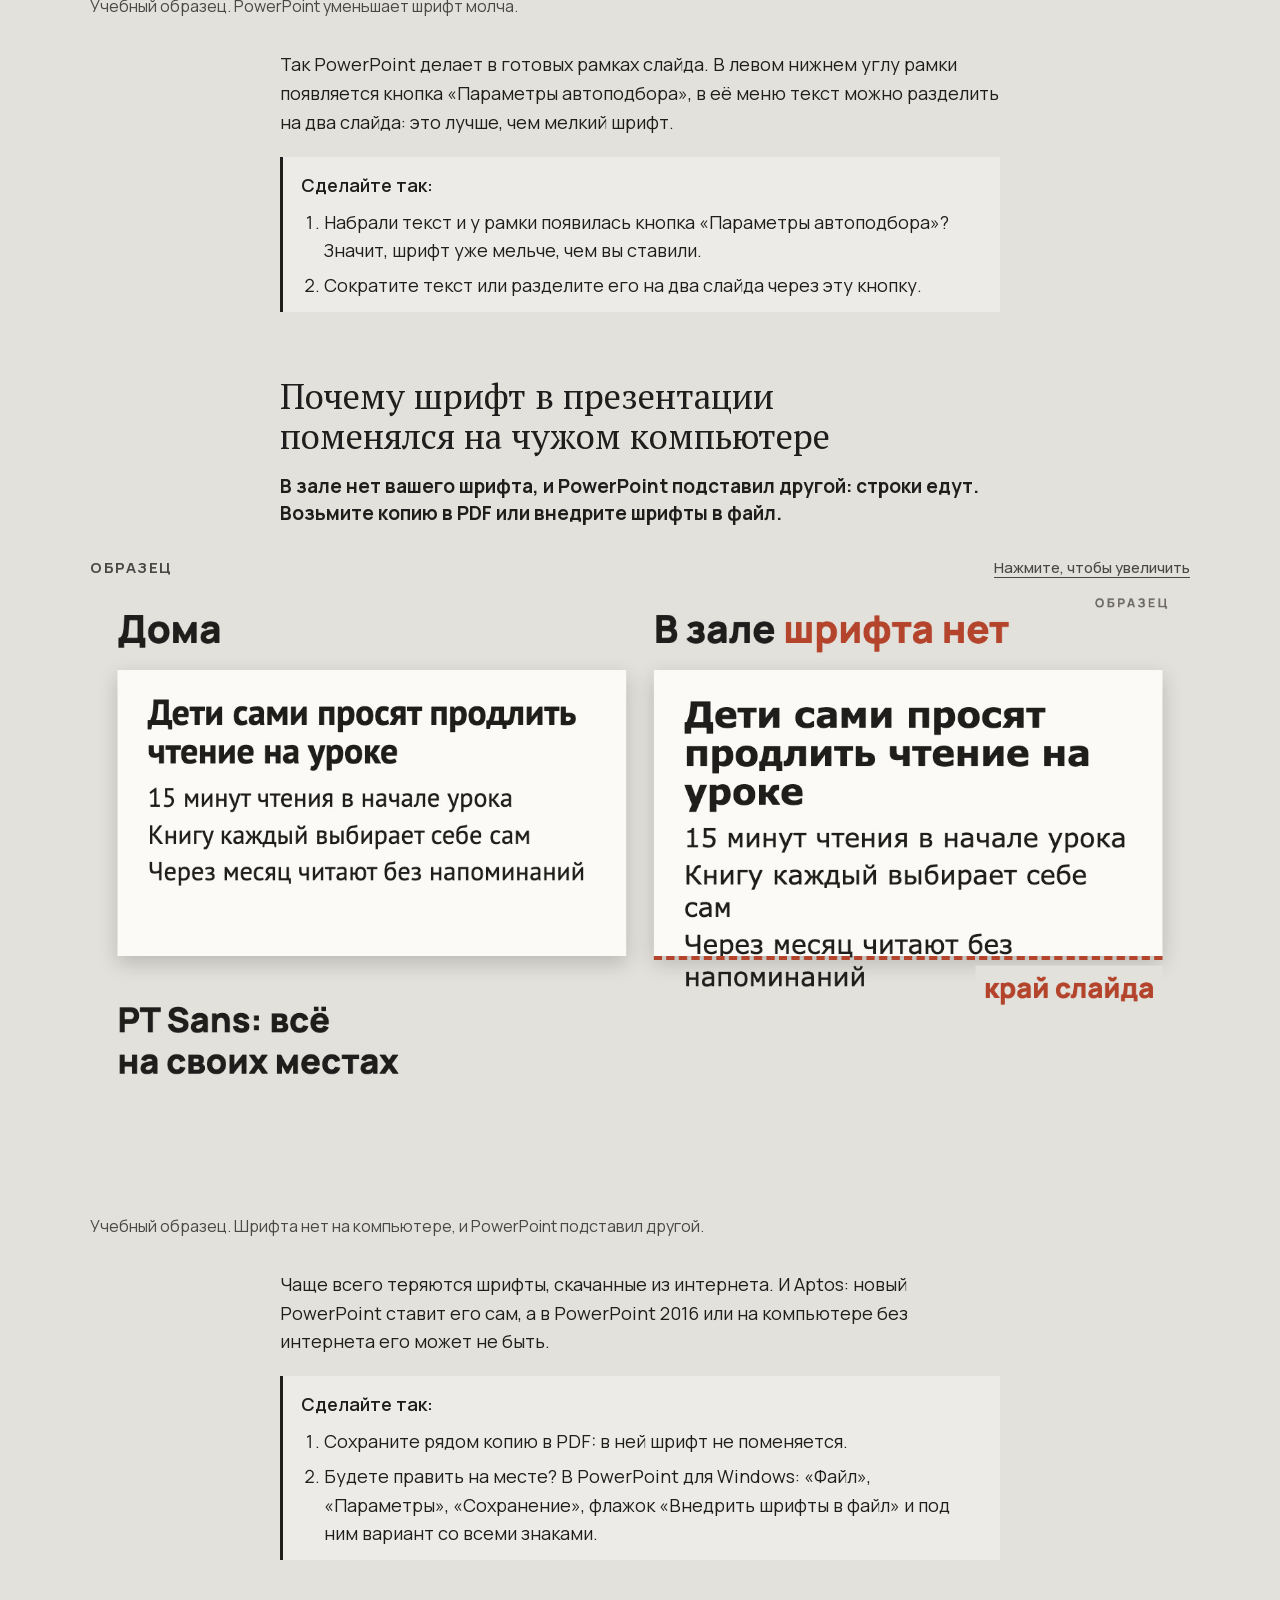
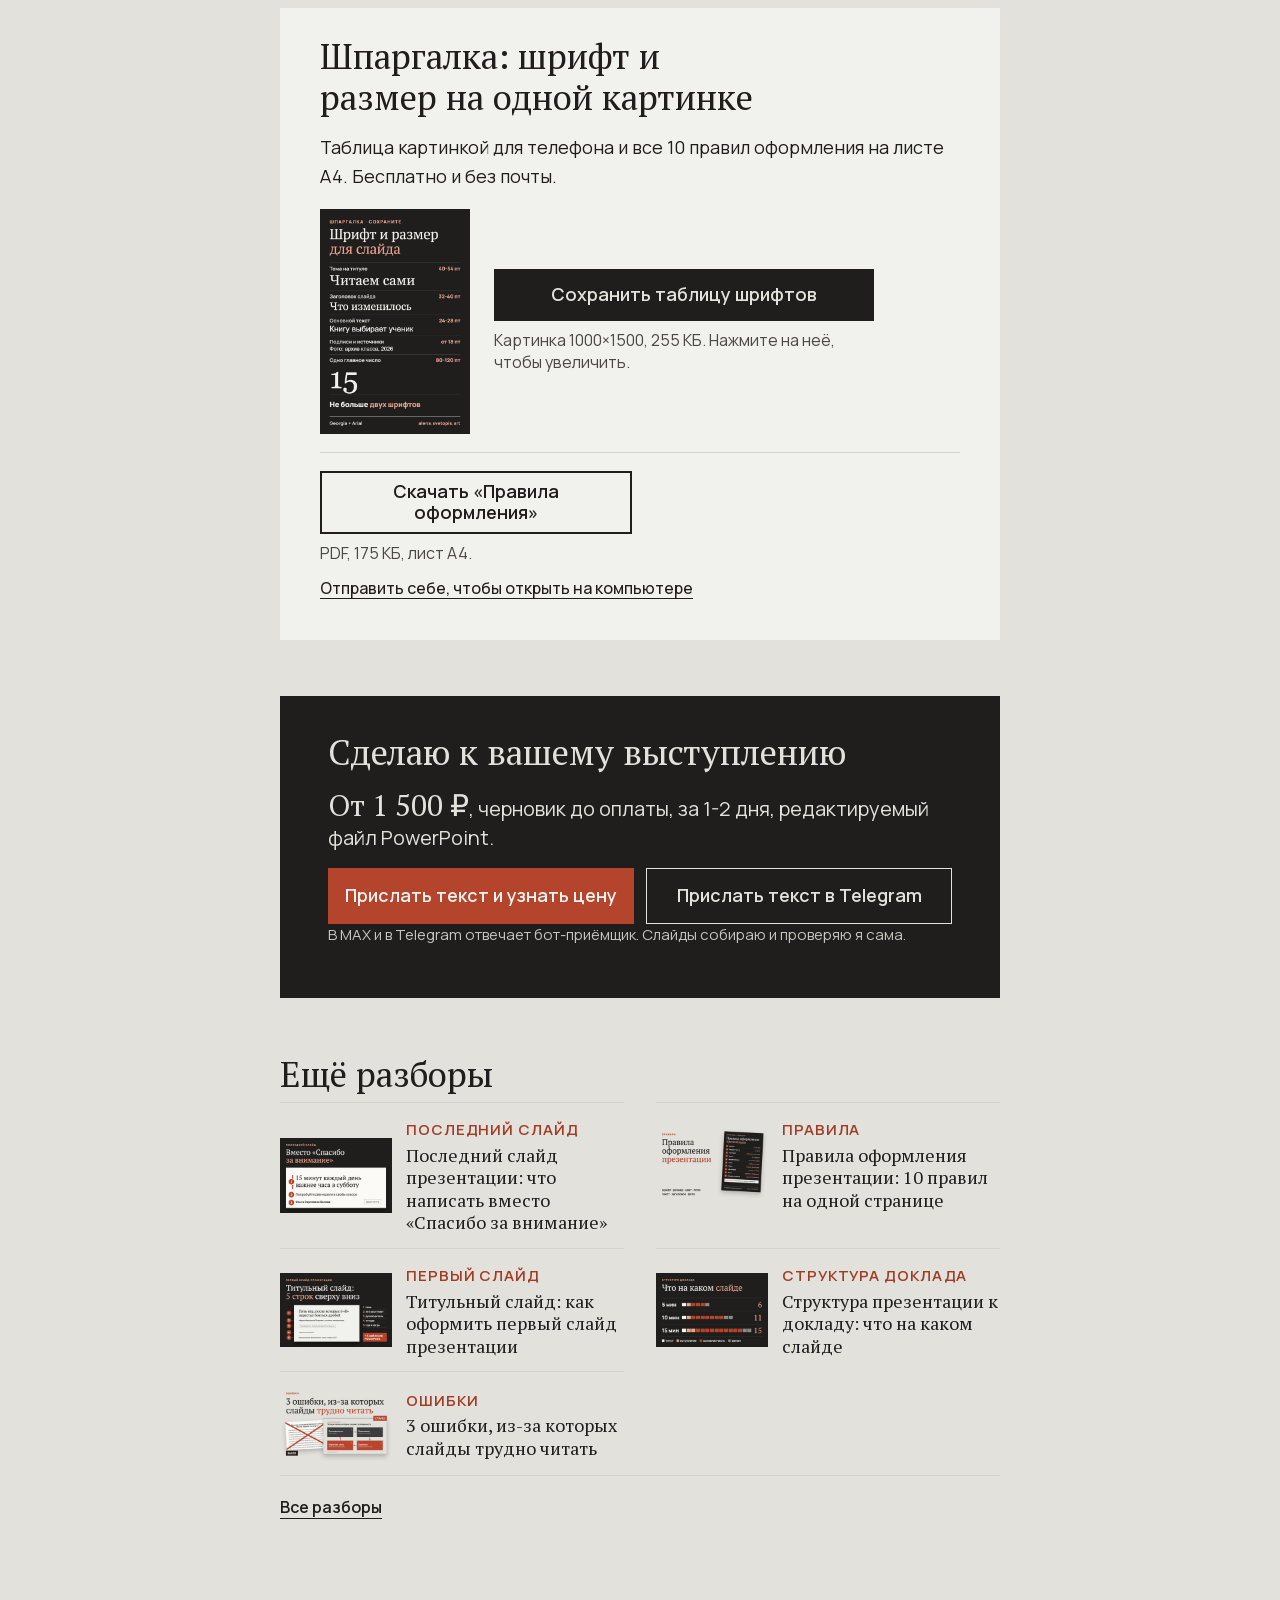
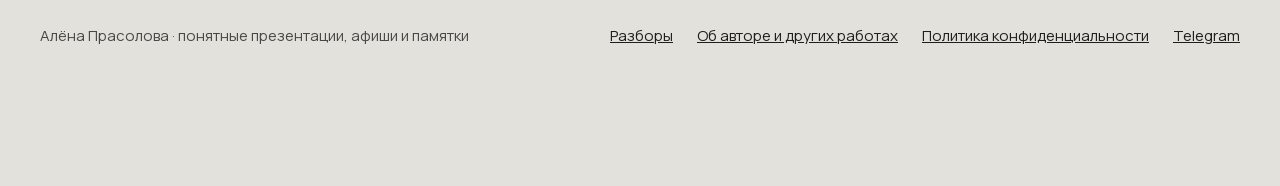
<file: razbory/shrift-dlya-prezentacii/index.html>
<!doctype html>
<html lang="ru">
<head>
<meta charset="utf-8">
<meta name="p:domain_verify" content="39e795db5b29c30ba1756705ccda25e4">
<meta name="viewport" content="width=device-width, initial-scale=1">
<title>Шрифт для презентации: какой выбрать и какой размер ставить</title>
<meta name="description" content="Шрифт для презентации, который есть на любом компьютере, пара для заголовков и текста и размер шрифта в презентации в пунктах. Таблица и шпаргалка.">
<link rel="canonical" href="https://alena.svetopis.art/razbory/shrift-dlya-prezentacii/">
<link rel="icon" href="/assets/znak.svg" type="image/svg+xml">
<meta property="og:type" content="article">
<meta property="og:locale" content="ru_RU">
<meta property="og:site_name" content="Алёна Прасолова">
<meta property="og:title" content="Шрифт для презентации: какой выбрать и какого размера">
<meta property="og:description" content="Шрифт для презентации, который есть на любом компьютере, пара для заголовков и текста и размер шрифта в презентации в пунктах. Таблица и шпаргалка.">
<meta property="og:url" content="https://alena.svetopis.art/razbory/shrift-dlya-prezentacii/">
<meta property="og:image" content="https://alena.svetopis.art/razbory/shrift-dlya-prezentacii/img/shpargalka-shrift.jpg">
<meta property="og:image:width" content="1000">
<meta property="og:image:height" content="1500">
<meta property="article:published_time" content="2026-11-27">
<meta property="article:author" content="Алёна Прасолова">
<script type="application/ld+json">
{"@context":"https://schema.org","@type":"Article","headline":"Шрифт для презентации: какой выбрать и какого размера","description":"Шрифт для презентации, который есть на любом компьютере, пара для заголовков и текста и размер шрифта в презентации в пунктах. Таблица и шпаргалка.","image":"https://alena.svetopis.art/razbory/shrift-dlya-prezentacii/img/shpargalka-shrift.jpg","datePublished":"2026-11-27","inLanguage":"ru","author":{"@type":"Person","name":"Алёна Прасолова","url":"https://alena.svetopis.art/"},"mainEntityOfPage":"https://alena.svetopis.art/razbory/shrift-dlya-prezentacii/"}
</script>
<link rel="stylesheet" href="/razbory/razbor.css">
<style>
/* строка-ответ сразу под заголовком раздела: то, что обещает пин, ведущий на этот якорь */
.st .st__otvet{font-size:19px;line-height:1.45;margin:0 0 18px}
.st .st__otvet strong{font-weight:700}
/* диапазоны «10-12» и «1-2 дня» не рвутся на переносе строки */
.nb{white-space:nowrap}
/* «Ответ за 10 секунд»: таблица «что на слайде, шрифт, размер», размер крупно. Названия шрифтов набраны самими шрифтами.
   На компьютере таблица в три колонки. На телефоне строка таблицы становится сеткой: что на слайде и размер в ряд,
   шрифт строкой под ними. Горизонтальной прокрутки нет и на 360 px */
.st .otvet .tabl{width:100%;border-collapse:collapse;margin:2px 0 0}
.tabl th,.tabl td{padding:9px 8px;border-bottom:1px solid var(--surface-2);text-align:left;vertical-align:middle;font-weight:400}
.tabl thead th{font-size:15px;font-weight:700;line-height:1.15;color:var(--muted);vertical-align:bottom;padding-top:2px}
.tabl thead th:first-child,.tabl tbody th{padding-left:0}
.tabl tbody th{font-size:18px;font-weight:700;line-height:1.2}
.tabl td.shr{font-size:17px;line-height:1.3;color:var(--muted)}
.tabl td.shr .g{font-family:Georgia,serif;font-size:19px;color:var(--ink)}
.tabl td.shr .a{font-family:Arial,sans-serif;color:var(--ink)}
.tabl td.n,.tabl th.n{text-align:right;white-space:nowrap;padding-right:0}
.tabl td.n{font-family:var(--serif);font-size:30px;line-height:1}
.tabl td.n small{font-family:"Manrope",sans-serif;font-size:15px;margin-left:3px;color:var(--muted)}
.st .otvet .otvet__prim{font-size:16px;line-height:1.4;color:var(--muted);margin:10px 0 12px}
.st .otvet .kn{margin:0 0 4px}
@media (max-width:620px){
  .tabl,.tabl thead,.tabl tbody{display:block}
  .tabl thead{display:none}
  .tabl tr{display:grid;grid-template-columns:minmax(0,1fr) auto;align-items:end;gap:0 12px;border-bottom:1px solid var(--surface-2);padding:8px 0 7px}
  .tabl th,.tabl td{display:block;border:0;padding:0}
  .tabl td.n{font-size:28px;grid-row:1;grid-column:2}
  .tabl td.shr{grid-column:1/-1;font-size:16px;line-height:1.25;padding-top:3px}
}
@media (max-width:380px){
  .tabl tr{padding:5px 0 4px}
  .tabl tbody th{font-size:17px}
  .tabl td.n{font-size:25px}
  .tabl td.shr{font-size:15px;padding-top:1px}
  .tabl td.shr .g{font-size:16px}
  .st .otvet .otvet__prim{margin:6px 0 8px}
}
/* узкий телефон: рубрика в одну строку */
@media (max-width:380px){.st .st__kicker{letter-spacing:.01em}}
/* «Сделайте так»: шаги в конце раздела */
.st .tak{margin:20px 0 0;padding:14px 18px 12px;background:var(--surface);border-left:3px solid var(--ink)}
.st .tak p{margin:0 0 8px}
.st .tak ol{margin:0}
.st .tak li{margin:0 0 6px}
.st .tak li:last-child{margin-bottom:0}
/* картинки: строка над картинкой с подсказкой про увеличение */
.fig .uvel .bs__label{margin-bottom:6px}
/* подарок: кнопка PDF «Правил оформления» и строка шпаргалки (уменьшенная картинка и кнопка «Сохранить шпаргалку») */
.st .dar .dar__tekst{margin:0 0 18px}
.st .shp{display:grid;grid-template-columns:104px minmax(0,1fr);gap:16px;align-items:center;margin:18px 0 0;padding-top:18px;border-top:1px solid var(--surface-2)}
.shp__img img{width:104px;height:auto;background:var(--bg)}
.st .dar>.dar__posle{margin-top:14px!important}
.st .shp.shp--perv{margin-top:0;padding-top:0;border-top:0}
.st .dar__kn--vtor{margin-top:18px;padding-top:18px;border-top:1px solid var(--surface-2)}
@media (min-width:761px){.st .shp{grid-template-columns:150px minmax(0,380px);gap:24px}.shp__img img{width:150px}}
/* короткая статья: на телефоне отступы плотнее, чтобы до блока заказа было не больше 6-7 экранов */
@media (max-width:620px){
  .st p,.st li{line-height:1.5}
  .st h2{margin-top:44px;margin-bottom:12px}
  .st .otvet h2,.st .dar h2,.st .order h2,.st .eshche h2{margin-top:0}
  .st .st__otvet{line-height:1.4;margin-bottom:14px}
  .st .fig{margin:16px 0 18px}
  .st .fig figcaption{margin-top:8px}
  .st .tak{margin-top:16px;padding:12px 16px 12px}
  .st .tak p{margin-bottom:6px}
  .st .tak li{margin-bottom:4px}
  .st .dar{margin-top:36px}
}
/* блок заказа одной строкой */
.st .order .order__stroka{font-size:20px;line-height:1.45;margin:0 0 4px}
.st .order .order__stroka b{font-family:var(--serif);font-weight:400;font-size:1.5em;line-height:1.1;white-space:nowrap}
</style>
</head>
<body>
<header class="top">
  <a class="mark" href="/razbory/" aria-label="Алёна Прасолова, все разборы">
    <svg viewBox="0 0 64 64" fill="none" aria-hidden="true"><path d="M8 50 L20 14 L32 50 M13 38 H27" stroke="currentColor" stroke-width="2.2" stroke-linecap="round" stroke-linejoin="round"/><path d="M38 50 V14 H56 V50" stroke="currentColor" stroke-width="2.2" stroke-linecap="round" stroke-linejoin="round"/><circle cx="47" cy="32" r="3.2" fill="#B4452C"/></svg>
    <span class="mark__imya">Алёна Прасолова</span>
  </a>
  <nav class="top__nav" aria-label="Разделы">
    <a class="top__link top__link--vse" href="/razbory/">Все разборы</a>
    <a class="top__link" href="#zakaz">Сделать за меня</a>
  </nav>
</header>

<main class="st" data-razbor="Шрифт для презентации" data-podarok="Шпаргалка «Шрифт и размер»" data-podarok-korotko="Шпаргалка" data-podarok-yakor="podarok">
  <p class="st__kicker"><a href="/razbory/">Разбор</a> · шрифт и размер</p>
  <h1 data-korotko="Шрифт для презентации">Шрифт для презентации: какой выбрать и какого размера</h1>
  <p class="st__lead">Какой шрифт для презентации взять и какой размер шрифта поставить заголовку, тексту и подписям, чтобы прочитали из зала.</p>

  <section class="otvet" id="otvet" aria-labelledby="otvet-h">
    <h2 id="otvet-h">Ответ за 10 секунд</h2>
    <table class="tabl" role="table">
      <thead role="rowgroup">
        <tr role="row"><th role="columnheader" scope="col">Что на слайде</th><th role="columnheader" scope="col">Шрифт</th><th role="columnheader" scope="col" class="n">Размер</th></tr>
      </thead>
      <tbody role="rowgroup">
        <tr role="row"><th role="rowheader" scope="row">Тема на титуле</th><td role="cell" class="shr"><span class="g">Georgia</span> или <b class="a">Arial жирный</b></td><td role="cell" class="n">40-54<small>пт</small></td></tr>
        <tr role="row"><th role="rowheader" scope="row">Заголовок слайда</th><td role="cell" class="shr"><span class="g">Georgia</span> или <b class="a">Arial жирный</b></td><td role="cell" class="n">32-40<small>пт</small></td></tr>
        <tr role="row"><th role="rowheader" scope="row">Основной текст</th><td role="cell" class="shr"><span class="a">Arial</span> или Calibri</td><td role="cell" class="n">24-28<small>пт</small></td></tr>
        <tr role="row"><th role="rowheader" scope="row">Подписи и источники</th><td role="cell" class="shr">как основной текст</td><td role="cell" class="n">от 18<small>пт</small></td></tr>
        <tr role="row"><th role="rowheader" scope="row">Одно главное число</th><td role="cell" class="shr">как заголовок</td><td role="cell" class="n">80-120<small>пт</small></td></tr>
      </tbody>
    </table>
    <p class="otvet__prim">Шрифтов не больше двух на всю презентацию. Методичка требует другое? Сначала она.</p>
    <a class="kn kn--glav" href="#podarok">Сохранить шпаргалку</a>
  </section>

  <p class="st__avtor">
    <span class="st__avtor-znak" aria-hidden="true"><svg viewBox="0 0 64 64" fill="none"><path d="M8 50 L20 14 L32 50 M13 38 H27" stroke="currentColor" stroke-width="3" stroke-linecap="round" stroke-linejoin="round"/><path d="M38 50 V14 H56 V50" stroke="currentColor" stroke-width="3" stroke-linecap="round" stroke-linejoin="round"/><circle cx="47" cy="32" r="3.6" fill="#E9A48F"/></svg></span>
    <span><b>Алёна Прасолова</b>, фотограф, собираю презентации к выступлениям<br>27 ноября 2026</span>
  </p>

  <p>Я собираю презентации педагогам и психологам. Ниже не самые красивые шрифты из подборок, а те, что не подведут на чужом компьютере.</p>

  <h2 id="kakoy-shrift">Какой шрифт выбрать для презентации, чтобы он был на любом компьютере</h2>
  <p class="st__otvet"><strong>Для текста Arial или Calibri, для заголовков тот же жирным или Georgia. Они есть везде, где стоит PowerPoint.</strong></p>
  <figure class="fig fig--wide">
    <a class="uvel" href="img/obrazec-kakoy-shrift.jpg"><span class="bs__label bs__label--do">Образец<span class="uvel__p">Нажмите, чтобы увеличить</span></span><img src="img/obrazec-kakoy-shrift.jpg" width="1600" height="900" loading="lazy" data-pin-description="Шрифт для презентации, который прочитают из зала и найдут на любом компьютере: Arial, Georgia и Arial" alt="Четыре одинаковых слайда «Дети сами просят продлить чтение». С галочкой: Arial и Georgia с Arial. С крестом: рукописный шрифт, из зала не прочитать, и всё заглавными буквами, читать тяжело"></a>
    <figcaption>Учебный образец. Сверху то, что есть на любом компьютере, снизу то, что подводит.</figcaption>
  </figure>
  <p>Шрифтов не больше двух, а выделять лучше жирным, чем третьим шрифтом. PT Sans и PT Serif тоже хороши, но в зале их может не оказаться. Рукописные и «весёлые» шрифты оставьте для открыток.</p>
  <div class="tak">
    <p><strong>Сделайте так:</strong></p>
    <ol>
      <li>Выделите текст и посмотрите название шрифта на вкладке «Главная».</li>
      <li>Незнакомое название? Замените разом во всей презентации: «Главная», стрелка у кнопки «Заменить», «Заменить шрифты».</li>
      <li>Пару задайте сразу для всех слайдов: «Вид», «Образец слайдов», кнопка «Шрифты», потом «Закрыть режим образца».</li>
    </ol>
  </div>

  <h2 id="razmer">Какой размер шрифта в презентации и почему PowerPoint его уменьшает</h2>
  <p class="st__otvet"><strong>Текст <span class="nb">24-28 пт</span>, заголовок <span class="nb">32-40 пт</span>, подписи от 18. Не влез текст, и PowerPoint сам уменьшает шрифт: проверьте после набора.</strong></p>
  <figure class="fig fig--wide">
    <a class="uvel" href="img/obrazec-avtopodbor.jpg"><span class="bs__label bs__label--do">Образец<span class="uvel__p">Нажмите, чтобы увеличить</span></span><img src="img/obrazec-avtopodbor.jpg" width="1600" height="900" loading="lazy" data-pin-description="Размер шрифта в презентации: почему PowerPoint сам делает текст мельче и как это заметить" alt="Два слайда «Что изменилось за четверть». Слева поставили 24 пт, три строки крупно. Справа дописали абзац, строк шесть, текст мельче: PowerPoint ужал сам, 18 пт"></a>
    <figcaption>Учебный образец. PowerPoint уменьшает шрифт молча.</figcaption>
  </figure>
  <p>Так PowerPoint делает в готовых рамках слайда. В левом нижнем углу рамки появляется кнопка «Параметры автоподбора», в её меню текст можно разделить на два слайда: это лучше, чем мелкий шрифт.</p>
  <div class="tak">
    <p><strong>Сделайте так:</strong></p>
    <ol>
      <li>Набрали текст и у рамки появилась кнопка «Параметры автоподбора»? Значит, шрифт уже мельче, чем вы ставили.</li>
      <li>Сократите текст или разделите его на два слайда через эту кнопку.</li>
    </ol>
  </div>

  <h2 id="chuzhoy-kompyuter">Почему шрифт в презентации поменялся на чужом компьютере</h2>
  <p class="st__otvet"><strong>В зале нет вашего шрифта, и PowerPoint подставил другой: строки едут. Возьмите копию в PDF или внедрите шрифты в файл.</strong></p>
  <figure class="fig fig--wide">
    <a class="uvel" href="img/obrazec-chuzhoy-kompyuter.jpg"><span class="bs__label bs__label--do">Образец<span class="uvel__p">Нажмите, чтобы увеличить</span></span><img src="img/obrazec-chuzhoy-kompyuter.jpg" width="1600" height="900" loading="lazy" data-pin-description="Шрифт в презентации поменялся на чужом компьютере: почему и что сделать заранее" alt="Два слайда с одним текстом. Дома, шрифт PT Sans: всё на своих местах. В зале шрифта нет: текст набран другим, более широким шрифтом, заголовок в три строки, последняя строка вылезла за край слайда"></a>
    <figcaption>Учебный образец. Шрифта нет на компьютере, и PowerPoint подставил другой.</figcaption>
  </figure>
  <p>Чаще всего теряются шрифты, скачанные из интернета. И Aptos: новый PowerPoint ставит его сам, а в PowerPoint 2016 или на компьютере без интернета его может не быть.</p>
  <div class="tak">
    <p><strong>Сделайте так:</strong></p>
    <ol>
      <li>Сохраните рядом копию в PDF: в ней шрифт не поменяется.</li>
      <li>Будете править на месте? В PowerPoint для Windows: «Файл», «Параметры», «Сохранение», флажок «Внедрить шрифты в файл» и под ним вариант со всеми знаками.</li>
    </ol>
  </div>

  <section class="dar" id="podarok">
    <h2>Шпаргалка: шрифт и размер на одной картинке</h2>
    <p class="dar__tekst">Таблица картинкой для телефона и все 10 правил оформления на листе A4. Бесплатно и без почты.</p>
    <div class="shp shp--perv">
      <a class="uvel shp__img" href="img/shpargalka-shrift.jpg" aria-label="Увеличить шпаргалку «Шрифт и размер для слайда»"><img src="img/shpargalka-shrift.jpg" width="1000" height="1500" loading="lazy" data-pin-description="Шрифт для презентации: какой выбрать и какого размера, таблица на одной картинке" alt="Шпаргалка «Шрифт и размер для слайда»: тема на титуле 40-54 пт, заголовок 32-40, основной текст 24-28, подписи от 18, одно главное число 80-120. Образцы набраны Georgia и Arial. Внизу: не больше двух шрифтов"></a>
      <div>
        <a class="kn kn--glav" href="fayly/shpargalka-shrift-i-razmer.jpg" download data-dar="jpg">Сохранить таблицу шрифтов</a>
        <p class="dar__pod">Картинка 1000×1500, 255&nbsp;КБ. Нажмите на неё, чтобы увеличить.</p>
      </div>
    </div>
    <div class="dar__kn dar__kn--vtor">
      <div>
        <a class="kn kn--kontur" href="/razbory/pravila-oformleniya-prezentacii/fayly/shpargalka-pravila-oformleniya-prezentacii.pdf" data-dar="pdf">Скачать «Правила оформления»</a>
        <p class="dar__pod">PDF, 175 КБ, лист A4.</p>
      </div>
    </div>
    <p class="dar__posle" hidden>PDF открывается в этой же вкладке, вернуться к статье: кнопка «Назад». Если файл скачался, он в загрузках. Ничего не произошло? Откройте эту страницу в обычном браузере: меню с тремя точками, пункт «Открыть в браузере».</p>
    <button class="dar__sebe" type="button" hidden>Отправить себе, чтобы открыть на компьютере</button>
  </section>

  <section class="order" id="zakaz">
    <h2>Сделаю к вашему выступлению</h2>
    <p class="order__stroka"><b>От 1 500 ₽</b>, черновик до оплаты, за <span class="nb">1-2 дня</span>, редактируемый файл PowerPoint.</p>
    <div class="order__kn">
      <a class="btn" id="max-btn" href="https://max.ru/se14170446_1_bot?start=pin_shrift">Прислать текст и узнать цену</a>
      <a class="btn btn--tg" id="tg-btn" href="https://t.me/alena_pomoshchnik_bot?start=pin_shrift">Прислать текст в Telegram</a>
    </div>
    <p class="order__small">В MAX и в Telegram отвечает бот-приёмщик. Слайды собираю и проверяю я сама.</p>
  </section>

  <nav class="eshche" aria-labelledby="eshche-h">
    <h2 id="eshche-h">Ещё разборы</h2>
    <ul>
      <li><a href="/razbory/posledniy-slayd/"><img src="/razbory/oblozhki/posledniy-slayd-m.jpg" width="336" height="224" loading="lazy" alt=""><span class="eshche__t"><span class="eshche__rub">Последний слайд</span>Последний слайд презентации: что написать вместо «Спасибо за внимание»</span></a></li>
      <li><a href="/razbory/pravila-oformleniya-prezentacii/"><img src="/razbory/oblozhki/pravila-oformleniya-m.jpg" width="336" height="224" loading="lazy" alt=""><span class="eshche__t"><span class="eshche__rub">Правила</span>Правила оформления презентации: 10 правил на одной странице</span></a></li>
      <li><a href="/razbory/titulnyy-slayd/"><img src="/razbory/oblozhki/titulnyy-slayd-m.jpg" width="336" height="224" loading="lazy" alt=""><span class="eshche__t"><span class="eshche__rub">Первый слайд</span>Титульный слайд: как оформить первый слайд презентации</span></a></li>
      <li><a href="/razbory/struktura-prezentacii/"><img src="/razbory/oblozhki/struktura-prezentacii-m.jpg" width="336" height="224" loading="lazy" alt=""><span class="eshche__t"><span class="eshche__rub">Структура доклада</span>Структура презентации к докладу: что на каком слайде</span></a></li>
      <li><a href="/razbory/3-oshibki-slaydov/"><img src="/razbory/oblozhki/3-oshibki-slaydov-m.jpg" width="336" height="224" loading="lazy" alt=""><span class="eshche__t"><span class="eshche__rub">Ошибки</span>3 ошибки, из-за которых слайды трудно читать</span></a></li>
    </ul>
    <a class="eshche__vse" href="/razbory/">Все разборы</a>
  </nav>
</main>
<script>
/* какой пин привёл: utm_content из адреса дописываем к метке бота (ничего не сохраняем и никуда не отправляем) */
(function(){try{var c=new URLSearchParams(location.search).get("utm_content");if(!c)return;c=c.toLowerCase().replace(/[^a-z0-9]/g,"_").slice(0,18);var a=document.getElementById("max-btn");if(a&&c)a.href="https://max.ru/se14170446_1_bot?start=pin_shrift_"+c;var t=document.getElementById("tg-btn");if(t&&c)t.href="https://t.me/alena_pomoshchnik_bot?start=pin_shrift_"+c;}catch(e){}})();
</script>

<footer class="foot">
  <span>Алёна Прасолова · понятные презентации, афиши и памятки</span>
  <nav><a href="/razbory/">Разборы</a><a href="/">Об авторе и других работах</a><a href="/privacy/">Политика конфиденциальности</a><a href="https://t.me/alenaprasol">Telegram</a></nav>
</footer>
<script src="/razbory/razbor.js" defer></script>
<script src="/razbory/metrika.js" defer></script>
</body>
</html>
</file>
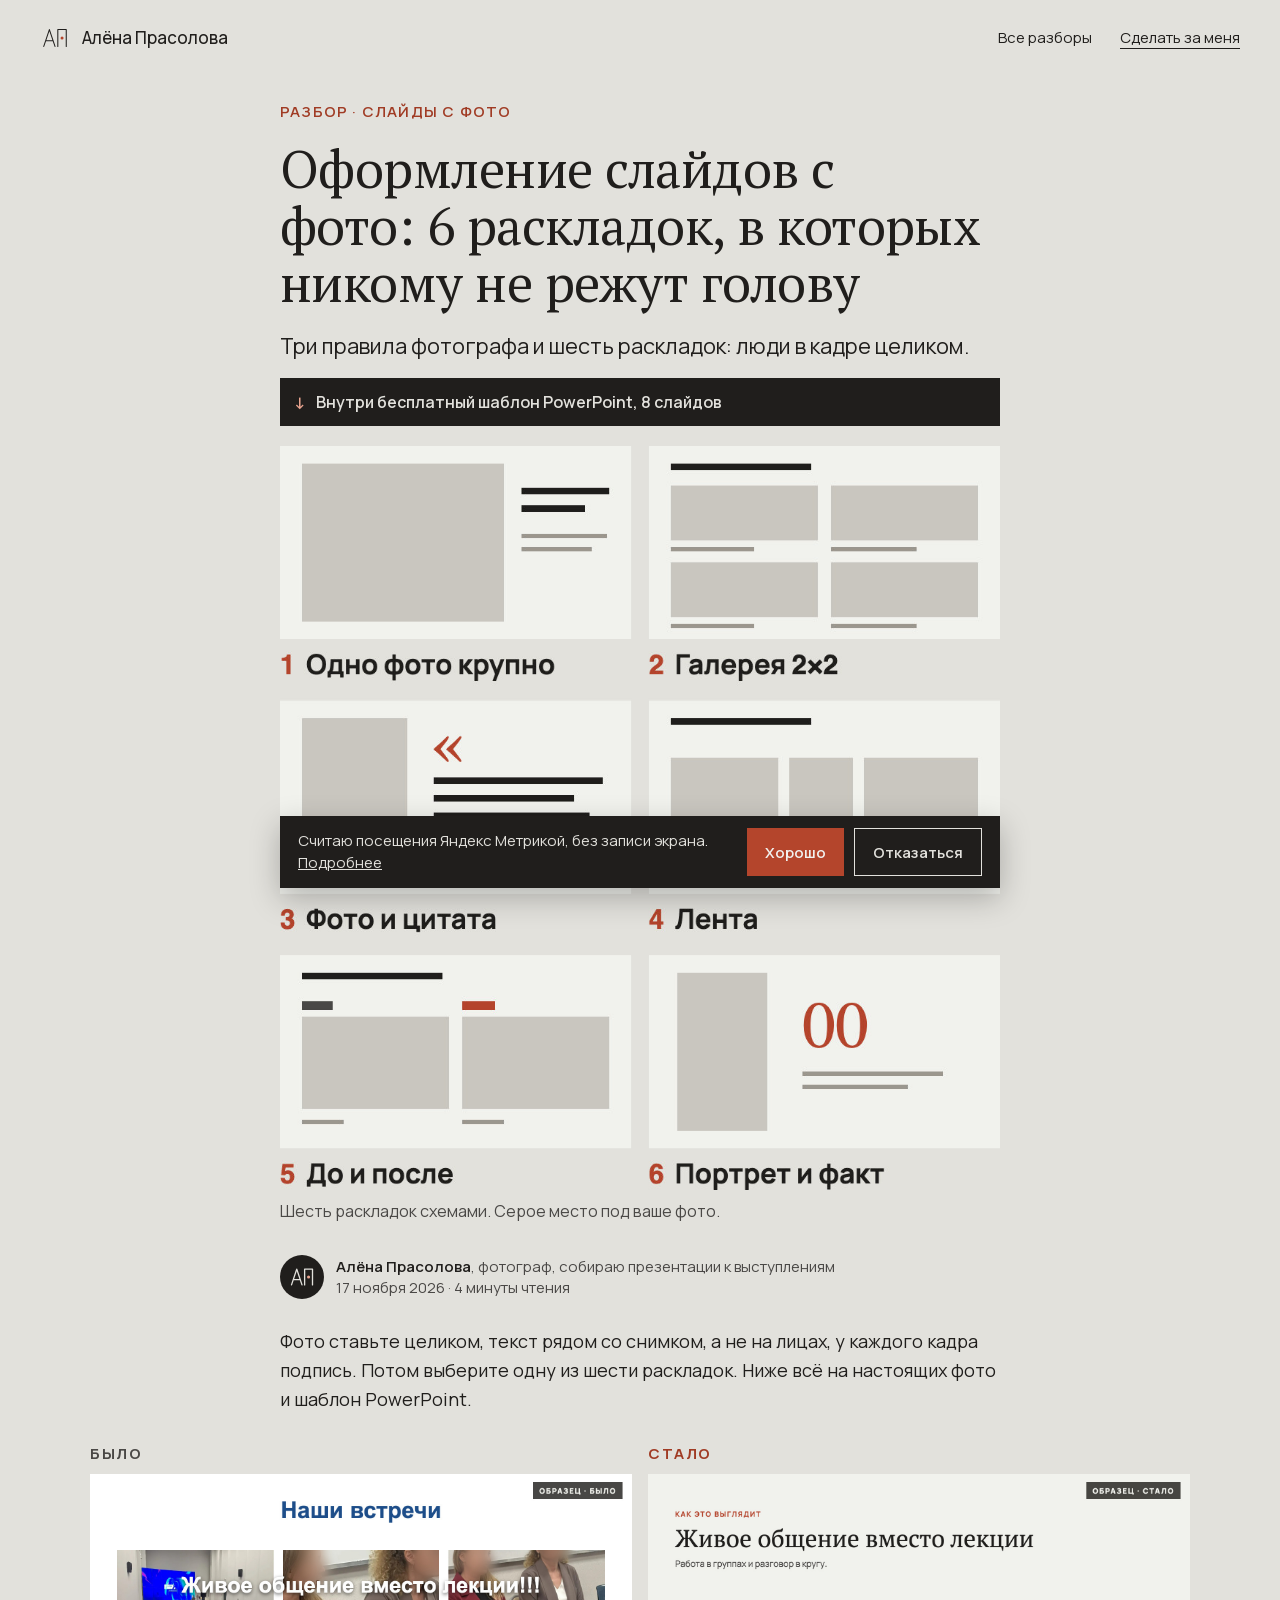
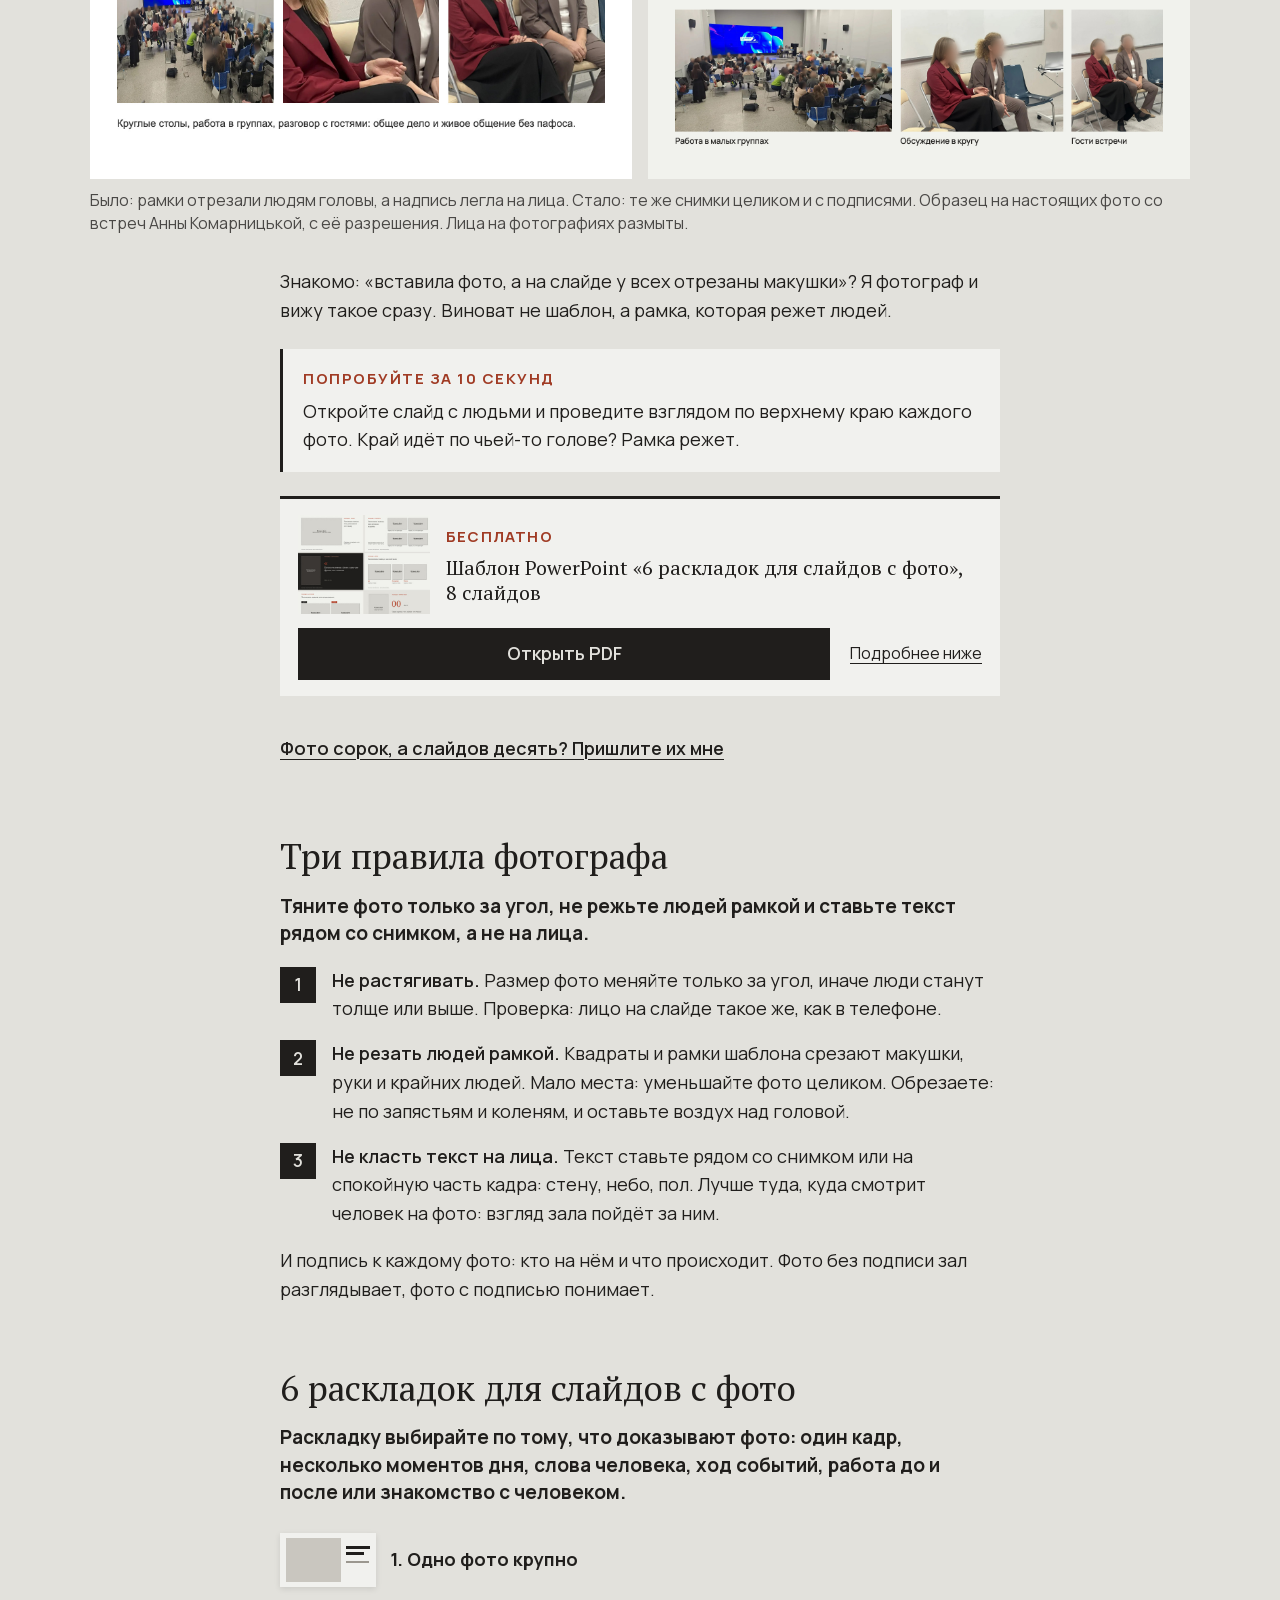
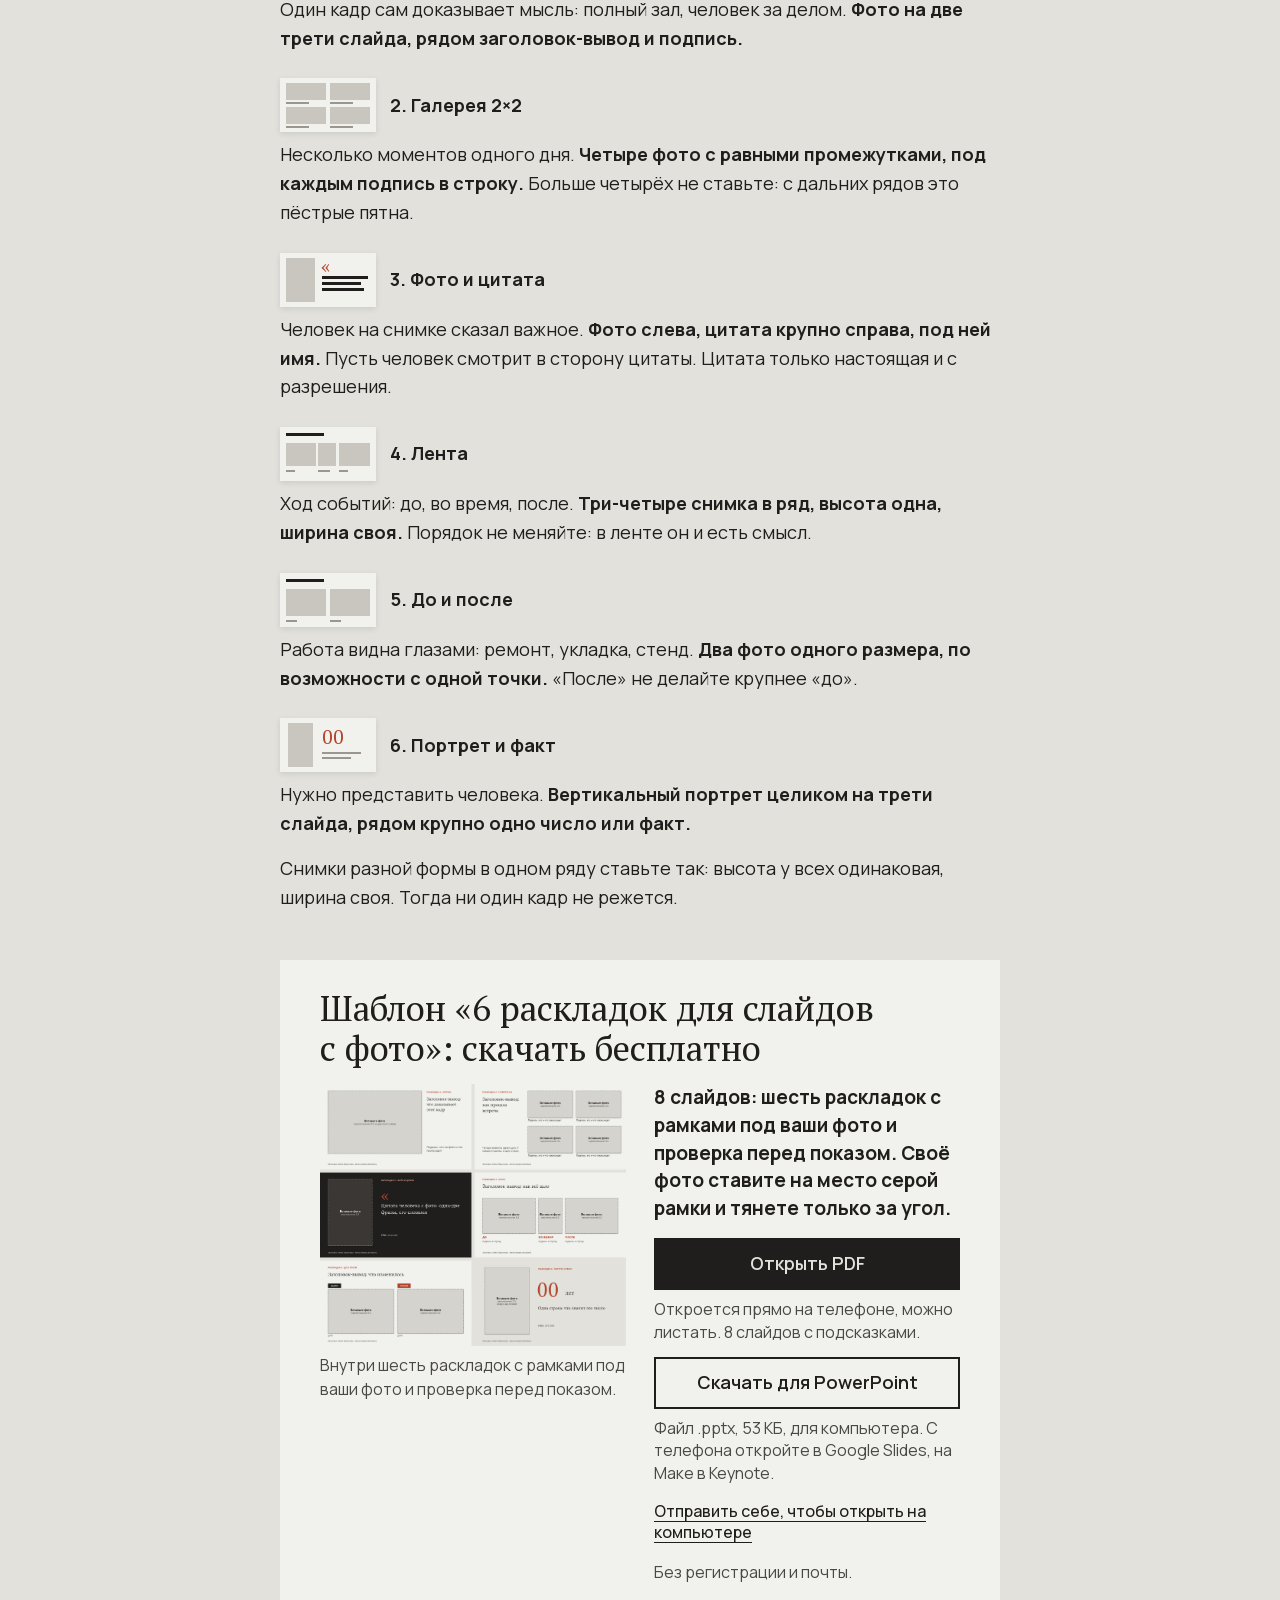
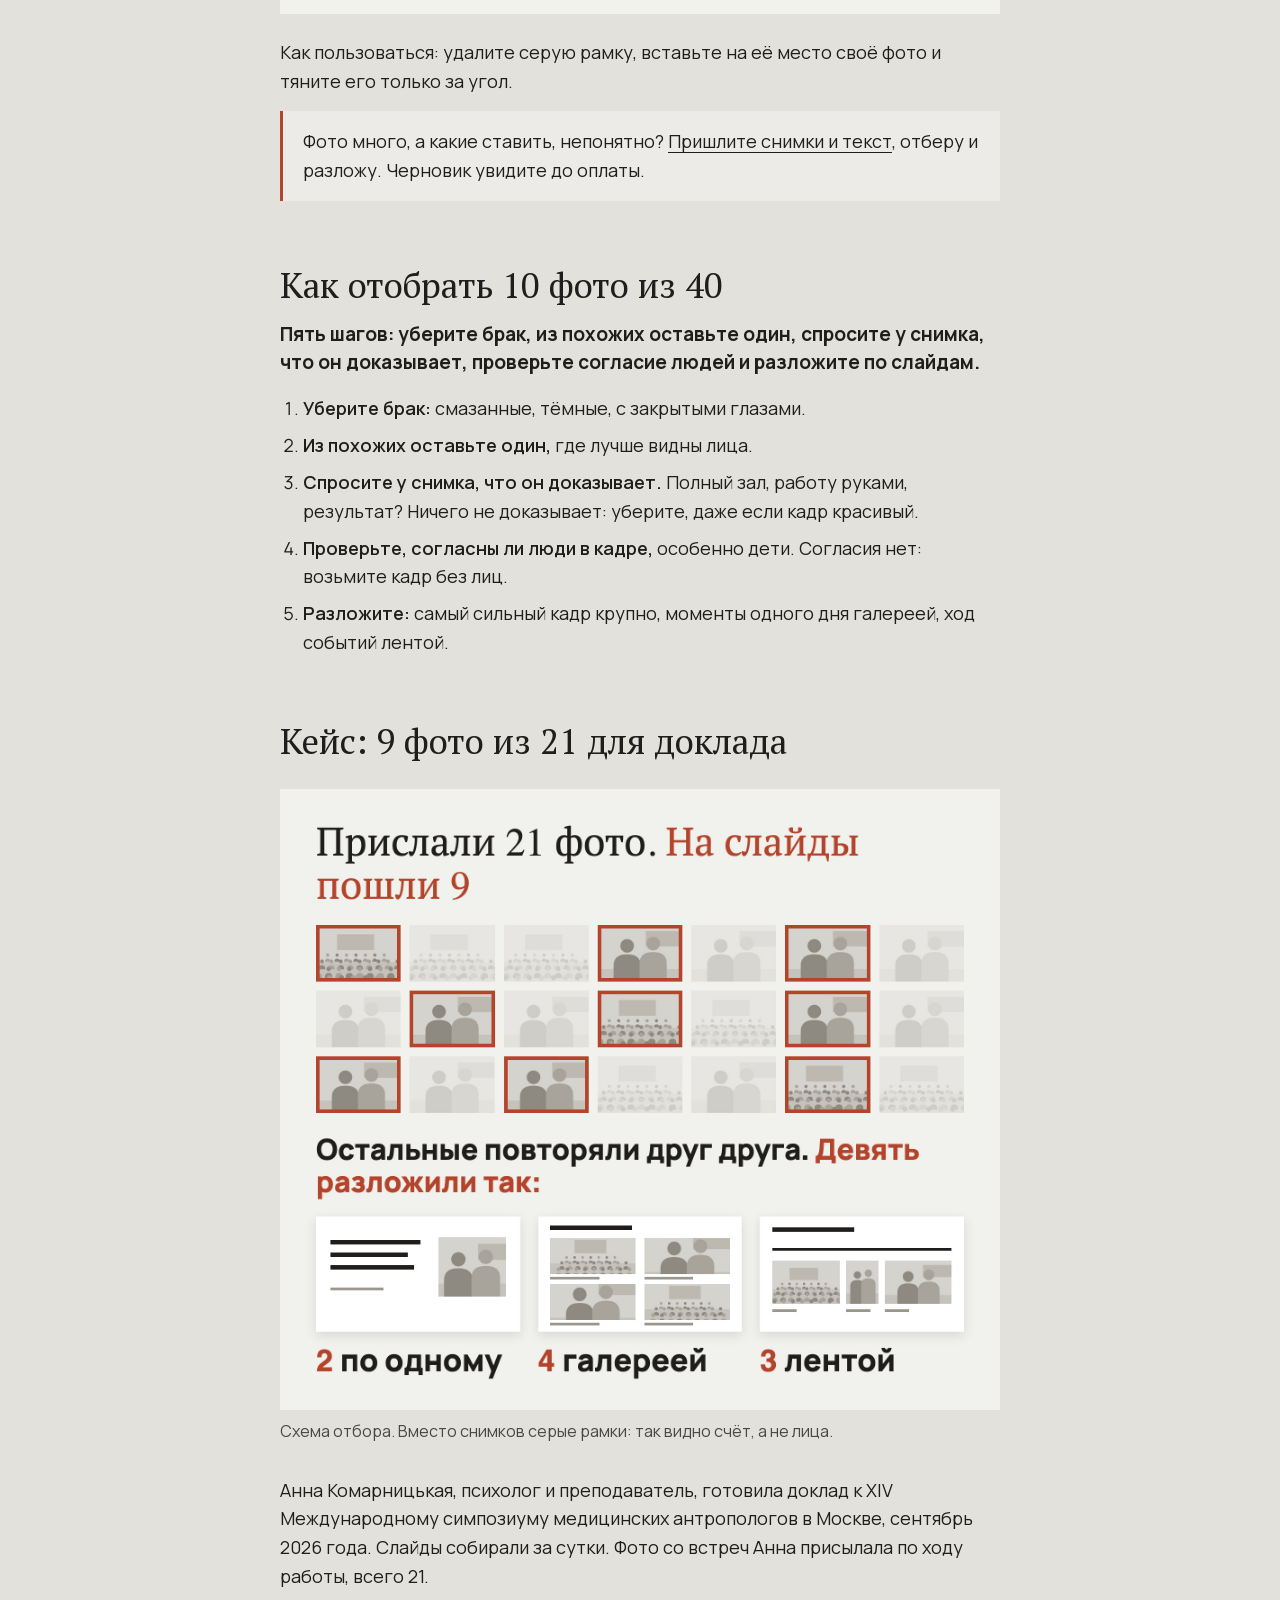
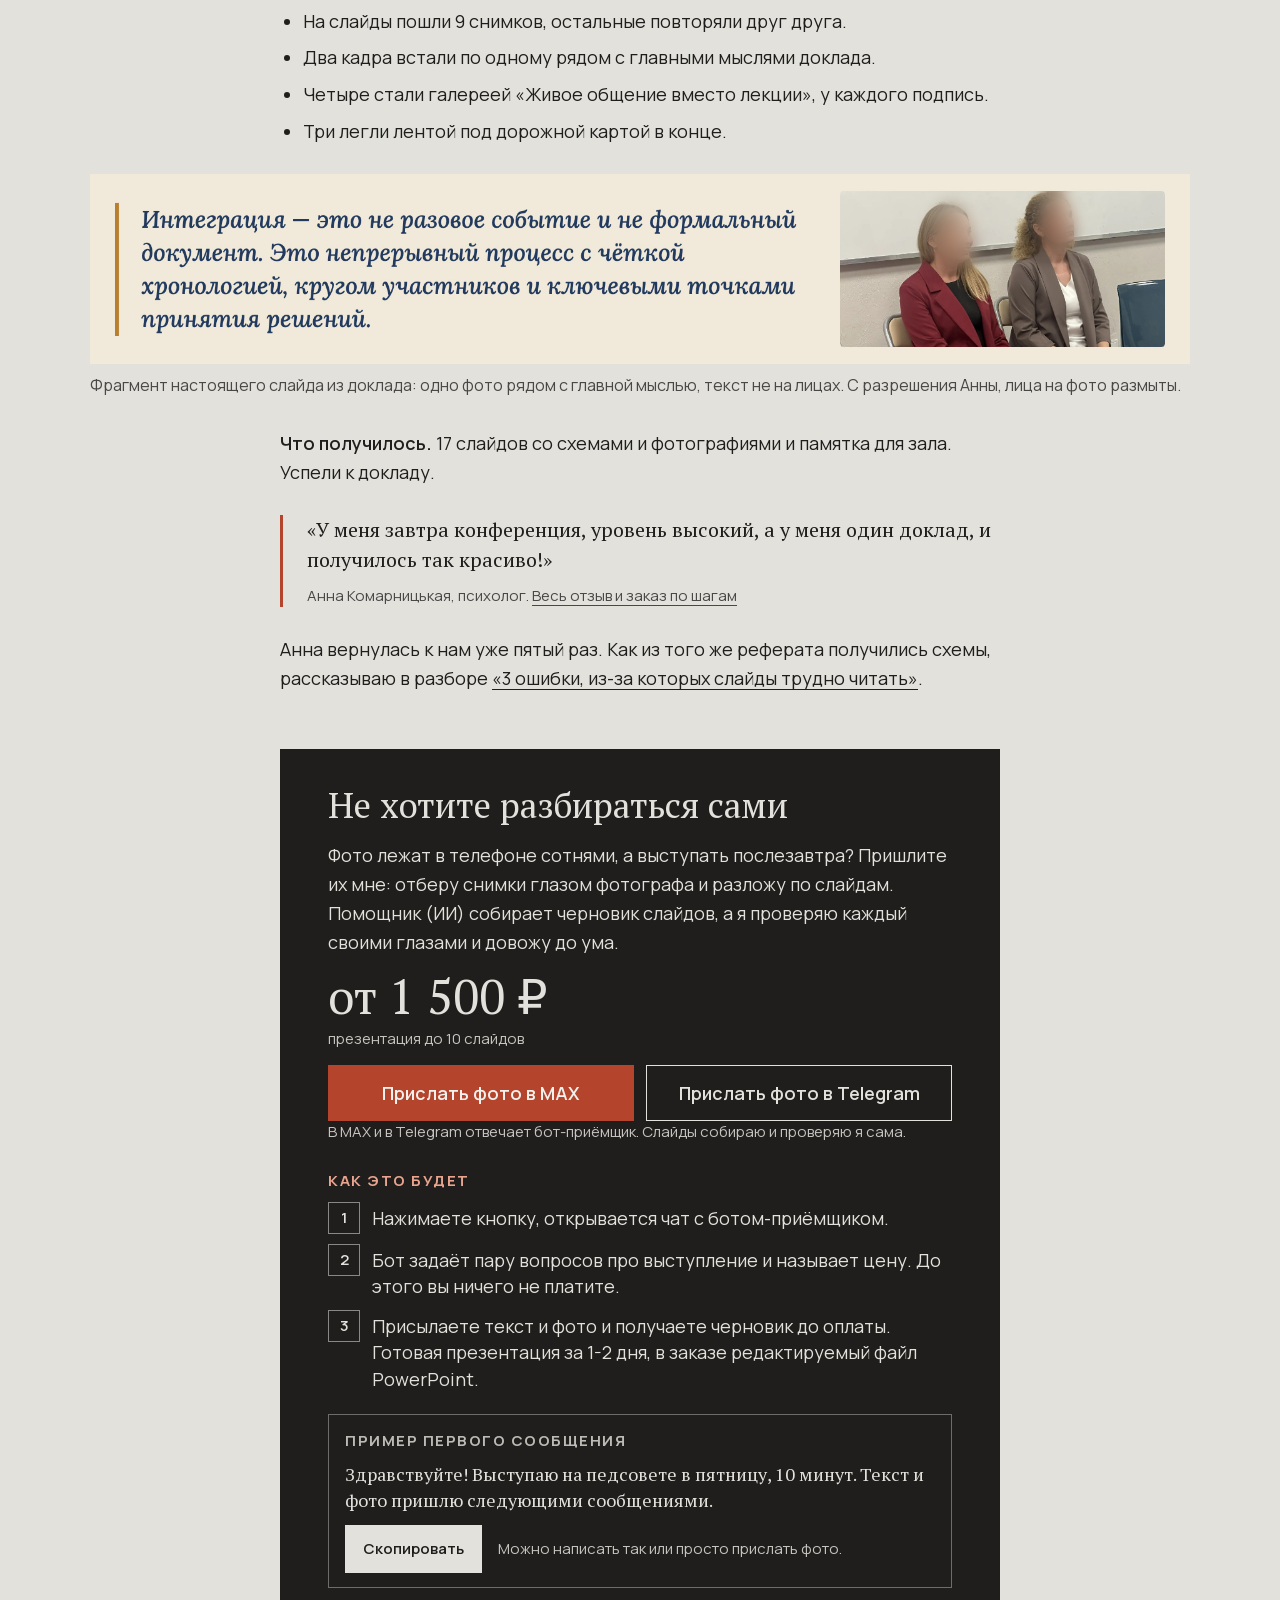
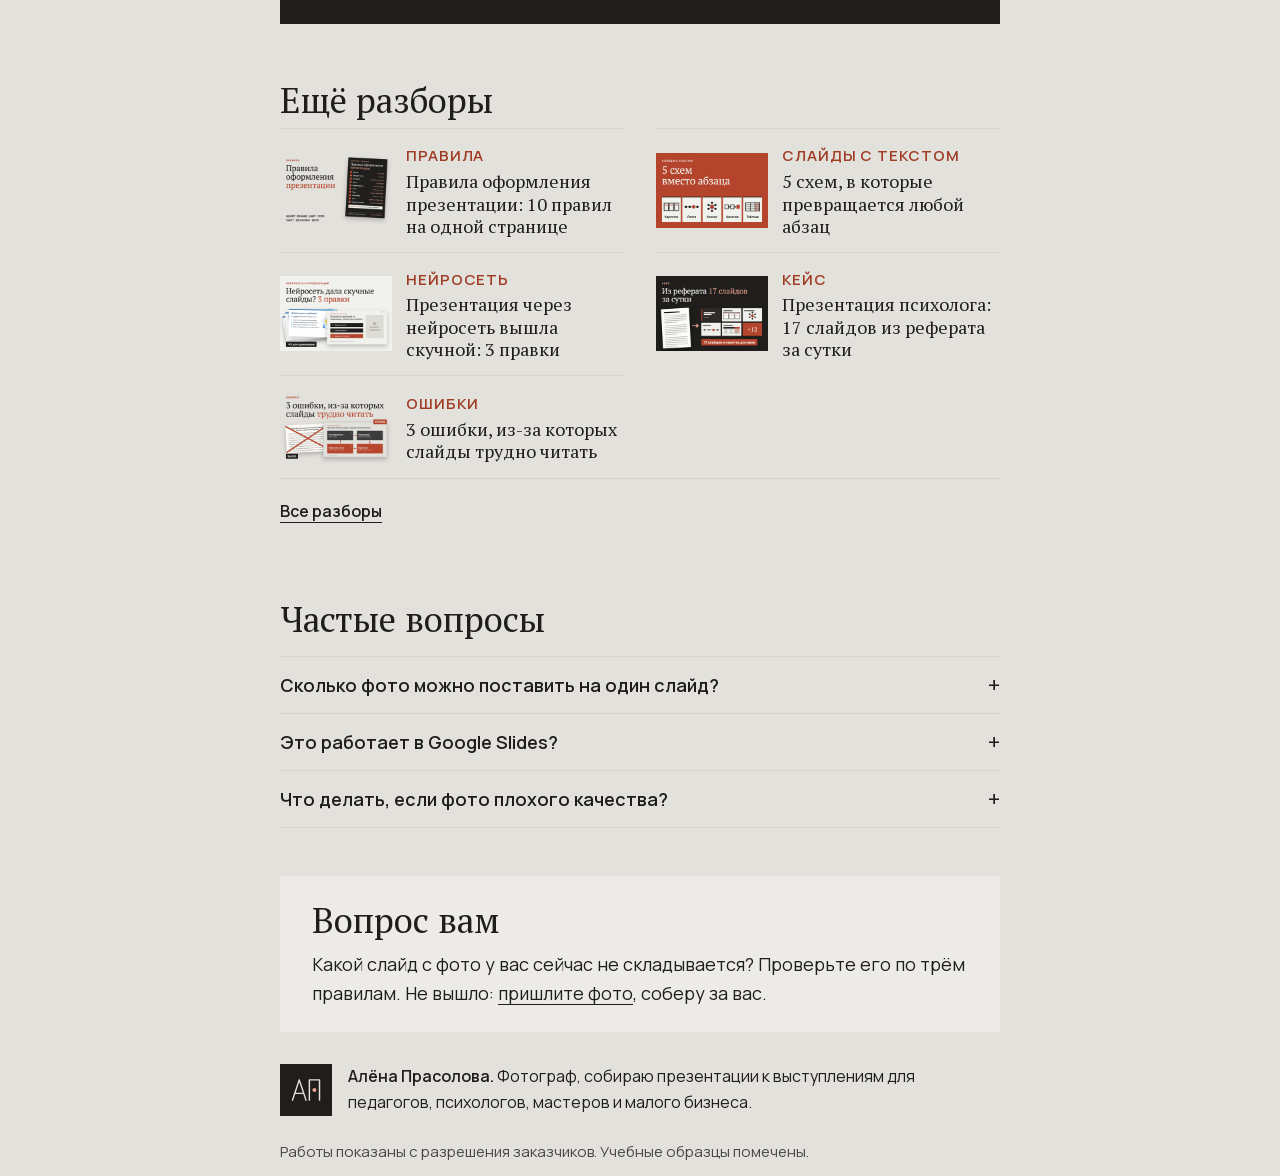
<file: razbory/slaydy-s-foto/index.html>
<!doctype html>
<html lang="ru">
<head>
<meta charset="utf-8">
<meta name="p:domain_verify" content="39e795db5b29c30ba1756705ccda25e4">
<meta name="viewport" content="width=device-width, initial-scale=1">
<title>Слайды с фото: 6 раскладок и шаблон PowerPoint бесплатно</title>
<meta name="description" content="Как оформить слайды с фото: 3 правила фотографа и 6 раскладок. Шаблон PowerPoint на 8 слайдов, скачать бесплатно. Как отобрать 10 снимков из 40.">
<link rel="canonical" href="https://alena.svetopis.art/razbory/slaydy-s-foto/">
<link rel="icon" href="/assets/znak.svg" type="image/svg+xml">
<meta property="og:type" content="article">
<meta property="og:locale" content="ru_RU">
<meta property="og:site_name" content="Алёна Прасолова">
<meta property="og:title" content="Оформление слайдов с фото: 6 раскладок, в которых никому не режут голову">
<meta property="og:description" content="Три правила фотографа и шесть раскладок: фото целиком, текст не на лицах, у каждого кадра подпись. Шаблон PowerPoint на 8 слайдов, скачать бесплатно.">
<meta property="og:url" content="https://alena.svetopis.art/razbory/slaydy-s-foto/">
<meta property="og:image" content="https://alena.svetopis.art/razbory/slaydy-s-foto/img/pin-1.jpg">
<meta property="og:image:width" content="1000">
<meta property="og:image:height" content="1500">
<meta property="article:published_time" content="2026-11-17">
<meta property="article:author" content="Алёна Прасолова">
<script type="application/ld+json">
{"@context":"https://schema.org","@type":"Article","headline":"Оформление слайдов с фото: 6 раскладок, в которых никому не режут голову","description":"Как оформить слайды с фото: три правила фотографа и шесть раскладок. Шаблон PowerPoint на 8 слайдов, скачать бесплатно. Как отобрать 10 снимков из 40.","image":"https://alena.svetopis.art/razbory/slaydy-s-foto/img/pin-1.jpg","datePublished":"2026-11-17","inLanguage":"ru","author":{"@type":"Person","name":"Алёна Прасолова","url":"https://alena.svetopis.art/"},"mainEntityOfPage":"https://alena.svetopis.art/razbory/slaydy-s-foto/"}
</script>
<link rel="stylesheet" href="/razbory/razbor.css">
<style>
/* только для этой статьи; всё общее (шапка, первый экран, подарок, заказ, «Ещё разборы») живёт в razbor.css */
.probuy{margin:24px 0;padding:18px 20px;background:var(--paper);border-left:3px solid var(--ink)}
.probuy b{display:block;font-size:15px;letter-spacing:.1em;text-transform:uppercase;color:var(--accent-t);margin-bottom:6px}
.probuy p{margin:0}
.rl{list-style:none;padding:0!important;counter-reset:r}
.rl li{position:relative;padding-left:52px;margin-bottom:16px}
.rl li::before{counter-increment:r;content:counter(r);position:absolute;left:0;top:.05em;width:36px;height:36px;display:flex;align-items:center;justify-content:center;background:var(--ink);color:var(--bg);font-size:17px;font-weight:600}
/* шесть раскладок: у названия каждой своя маленькая схема */
.st .rk{display:flex;align-items:center;gap:14px;margin:26px 0 8px;font-weight:700;line-height:1.3}
.rk__m{flex:none;position:relative;width:96px;height:54px;background:var(--paper);box-shadow:0 2px 6px rgba(0,0,0,.1)}
.rk__m i,.rk__m b,.rk__m s,.rk__m u{position:absolute;display:block}
.rk__m i{background:#C9C6BF}
.rk__m b{height:3px;background:var(--ink)}
.rk__m s{height:2px;background:#9b978f}
.rk__m u{font:400 20px/1 var(--serif);color:var(--accent);text-decoration:none}
.vopros{margin:48px 0 0;padding:24px clamp(20px,4vw,32px);background:var(--surface)}
.vopros h2{margin:0 0 10px}
.vopros p:last-child{margin:0}
.avtor{display:flex;gap:16px;align-items:center;margin:32px 0 0;font-size:16px}
.avtor svg{flex:0 0 52px;width:52px;height:52px;padding:8px;background:var(--ink);color:var(--bg)}
.avtor p{margin:0}
/* строка-ответ сразу под заголовком раздела (посадка с пина по якорю) */
.st .otvet-s{font-weight:700;font-size:19px;line-height:1.45;margin:0 0 18px}
.dar .otvet-s{margin-bottom:16px}
.rk+p strong{font-weight:700}
</style>
</head>
<body>
<header class="top">
  <a class="mark" href="/razbory/" aria-label="Алёна Прасолова, все разборы">
    <svg viewBox="0 0 64 64" fill="none" aria-hidden="true"><path d="M8 50 L20 14 L32 50 M13 38 H27" stroke="currentColor" stroke-width="2.2" stroke-linecap="round" stroke-linejoin="round"/><path d="M38 50 V14 H56 V50" stroke="currentColor" stroke-width="2.2" stroke-linecap="round" stroke-linejoin="round"/><circle cx="47" cy="32" r="3.2" fill="#B4452C"/></svg>
    <span class="mark__imya">Алёна Прасолова</span>
  </a>
  <nav class="top__nav" aria-label="Разделы">
    <a class="top__link top__link--vse" href="/razbory/">Все разборы</a>
    <a class="top__link" href="#zakaz">Сделать за меня</a>
  </nav>
</header>

<main class="st" data-razbor="Слайды с фото" data-podarok="Шаблон «6 раскладок для слайдов с фото»" data-podarok-korotko="Шаблон" data-podarok-yakor="zagotovka">
  <p class="st__kicker"><a href="/razbory/">Разбор</a> · слайды с фото</p>
  <h1 data-korotko="Слайды с фото">Оформление слайдов с фото: 6 раскладок, в которых никому не режут голову</h1>
  <p class="st__lead">Три правила фотографа и шесть раскладок: люди в кадре целиком.</p>
  <a class="st__dar" href="#zagotovka">Внутри бесплатный шаблон PowerPoint, 8&nbsp;слайдов</a>

  <!-- картинка-ответ: схема шести раскладок, без людей. На телефоне своя версия в две колонки, чтобы подписи читались -->
  <figure class="fig fig--pervaya">
    <picture>
      <source media="(min-width:761px)" srcset="img/raskladki-shema.jpg" width="1600" height="1080">
      <img src="img/raskladki-shema-tel.jpg" width="984" height="1017" fetchpriority="high" data-pin-description="6 раскладок для слайдов с фото: одно фото крупно, галерея 2×2, фото и цитата, лента, до и после, портрет и факт. Шаблон PowerPoint бесплатно." alt="Схемы шести раскладок: одно фото крупно, галерея 2×2, фото и цитата, лента, до и после, портрет и факт">
    </picture>
    <figcaption>Шесть раскладок схемами. Серое место под ваше фото.</figcaption>
  </figure>

  <p class="st__avtor">
    <span class="st__avtor-znak" aria-hidden="true"><svg viewBox="0 0 64 64" fill="none"><path d="M8 50 L20 14 L32 50 M13 38 H27" stroke="currentColor" stroke-width="3" stroke-linecap="round" stroke-linejoin="round"/><path d="M38 50 V14 H56 V50" stroke="currentColor" stroke-width="3" stroke-linecap="round" stroke-linejoin="round"/><circle cx="47" cy="32" r="3.6" fill="#E9A48F"/></svg></span>
    <span><b>Алёна Прасолова</b>, фотограф, собираю презентации к выступлениям<br>17 ноября 2026 · 4 минуты чтения</span>
  </p>

  <p>Фото ставьте целиком, текст рядом со снимком, а не на лицах, у каждого кадра подпись. Потом выберите одну из шести раскладок. Ниже всё на настоящих фото и шаблон PowerPoint.</p>

  <figure class="fig fig--wide" id="golovy">
    <div class="bs">
      <div><span class="bs__label bs__label--do">Было</span><img src="img/anna-bylo.jpg" width="1600" height="900" loading="lazy" data-pin-nopin="true" alt="Образец плохого слайда: три фото в квадратах, зал сплющен, у двух участниц срезаны головы, белая надпись поверх лиц; лица размыты"></div>
      <div><span class="bs__label bs__label--posle">Стало</span><img src="img/anna-stalo.jpg" width="1600" height="900" loading="lazy" data-pin-nopin="true" alt="Те же три фото лентой: снимки целиком, одной высоты, сверху заголовок Живое общение вместо лекции, под каждым кадром подпись; лица размыты"></div>
    </div>
    <figcaption>Было: рамки отрезали людям головы, а надпись легла на лица. Стало: те же снимки целиком и с подписями. Образец на настоящих фото со встреч Анны Комарницькой, с её разрешения. Лица на фотографиях размыты.</figcaption>
  </figure>

  <p>Знакомо: «вставила фото, а на слайде у всех отрезаны макушки»? Я фотограф и вижу такое сразу. Виноват не шаблон, а рамка, которая режет людей.</p>
  <div class="probuy">
    <b>Попробуйте за 10 секунд</b>
    <p>Откройте слайд с людьми и проведите взглядом по верхнему краю каждого фото. Край идёт по чьей-то голове? Рамка режет.</p>
  </div>

  <aside class="darm" aria-label="Подарок к статье">
    <img class="darm__img" src="img/zagotovka-prevyu-m.jpg" width="400" height="300" loading="lazy" alt="">
    <p class="darm__rub">Бесплатно</p>
    <p class="darm__t">Шаблон PowerPoint «6&nbsp;раскладок для слайдов с фото», 8&nbsp;слайдов</p>
    <div class="darm__kn">
      <a class="kn kn--glav" href="fayly/6-raskladok-dlya-slaydov-s-foto.pdf" data-dar="pdf">Открыть PDF</a>
      <a class="darm__esche" href="#zagotovka">Подробнее ниже</a>
    </div>
    <p class="dar__posle" hidden>PDF открывается в этой же вкладке, вернуться к статье: кнопка «Назад». Если файл скачался, он в загрузках. Ничего не произошло? Откройте эту страницу в обычном браузере: меню с тремя точками, пункт «Открыть в браузере».</p>
  </aside>
  <a class="st__zakaz" href="#zakaz">Фото сорок, а слайдов десять? Пришлите их мне</a>

  <h2 id="pravila">Три правила фотографа</h2>
  <p class="otvet-s">Тяните фото только за угол, не режьте людей рамкой и ставьте текст рядом со снимком, а не на лица.</p>
  <ol class="rl">
    <li id="za-ugol"><strong>Не растягивать.</strong> Размер фото меняйте только за угол, иначе люди станут толще или выше. Проверка: лицо на слайде такое же, как в телефоне.</li>
    <li id="ne-rezat"><strong>Не резать людей рамкой.</strong> Квадраты и рамки шаблона срезают макушки, руки и крайних людей. Мало места: уменьшайте фото целиком. Обрезаете: не по запястьям и коленям, и оставьте воздух над головой.</li>
    <li id="tekst-ne-na-lica"><strong>Не класть текст на лица.</strong> Текст ставьте рядом со снимком или на спокойную часть кадра: стену, небо, пол. Лучше туда, куда смотрит человек на фото: взгляд зала пойдёт за ним.</li>
  </ol>
  <p>И подпись к каждому фото: кто на нём и что происходит. Фото без подписи зал разглядывает, фото с подписью понимает.</p>

  <h2 id="raskladki">6 раскладок для слайдов с фото</h2>
  <p class="otvet-s">Раскладку выбирайте по тому, что доказывают фото: один кадр, несколько моментов дня, слова человека, ход событий, работа до и после или знакомство с человеком.</p>
  <p class="rk" id="r-odno-foto"><span class="rk__m" aria-hidden="true"><i style="left:6%;top:9%;width:58%;height:82%"></i><b style="left:69%;top:24%;width:25%"></b><b style="left:69%;top:35%;width:18%"></b><s style="left:69%;top:52%;width:24%"></s></span>1. Одно фото крупно</p>
  <p>Один кадр сам доказывает мысль: полный зал, человек за делом. <strong>Фото на две трети слайда, рядом заголовок-вывод и подпись.</strong></p>
  <p class="rk" id="r-galereya"><span class="rk__m" aria-hidden="true"><i style="left:6%;top:9%;width:42%;height:32%"></i><i style="left:52%;top:9%;width:42%;height:32%"></i><i style="left:6%;top:53%;width:42%;height:32%"></i><i style="left:52%;top:53%;width:42%;height:32%"></i><s style="left:6%;top:44%;width:24%"></s><s style="left:52%;top:44%;width:24%"></s><s style="left:6%;top:88%;width:24%"></s><s style="left:52%;top:88%;width:24%"></s></span>2. Галерея 2×2</p>
  <p>Несколько моментов одного дня. <strong>Четыре фото с равными промежутками, под каждым подпись в строку.</strong> Больше четырёх не ставьте: с дальних рядов это пёстрые пятна.</p>
  <p class="rk" id="r-citata"><span class="rk__m" aria-hidden="true"><i style="left:6%;top:9%;width:30%;height:82%"></i><u style="left:43%;top:6%">«</u><b style="left:44%;top:44%;width:48%"></b><b style="left:44%;top:55%;width:40%"></b><b style="left:44%;top:66%;width:44%"></b></span>3. Фото и цитата</p>
  <p>Человек на снимке сказал важное. <strong>Фото слева, цитата крупно справа, под ней имя.</strong> Пусть человек смотрит в сторону цитаты. Цитата только настоящая и с разрешения.</p>
  <p class="rk" id="r-lenta"><span class="rk__m" aria-hidden="true"><b style="left:6%;top:11%;width:40%"></b><i style="left:6%;top:30%;width:31%;height:42%"></i><i style="left:40%;top:30%;width:18%;height:42%"></i><i style="left:61%;top:30%;width:33%;height:42%"></i><s style="left:6%;top:80%;width:10%"></s><s style="left:40%;top:80%;width:12%"></s><s style="left:61%;top:80%;width:10%"></s></span>4. Лента</p>
  <p>Ход событий: до, во время, после. <strong>Три-четыре снимка в ряд, высота одна, ширина своя.</strong> Порядок не меняйте: в ленте он и есть смысл.</p>
  <p class="rk" id="r-do-posle"><span class="rk__m" aria-hidden="true"><b style="left:6%;top:11%;width:40%"></b><i style="left:6%;top:30%;width:42%;height:50%"></i><i style="left:52%;top:30%;width:42%;height:50%"></i><s style="left:6%;top:87%;width:12%"></s><s style="left:52%;top:87%;width:12%"></s></span>5. До и после</p>
  <p>Работа видна глазами: ремонт, укладка, стенд. <strong>Два фото одного размера, по возможности с одной точки.</strong> «После» не делайте крупнее «до».</p>
  <p class="rk" id="r-portret"><span class="rk__m" aria-hidden="true"><i style="left:8%;top:9%;width:26%;height:82%"></i><u style="left:44%;top:16%">00</u><s style="left:44%;top:62%;width:40%"></s><s style="left:44%;top:72%;width:30%"></s></span>6. Портрет и факт</p>
  <p>Нужно представить человека. <strong>Вертикальный портрет целиком на трети слайда, рядом крупно одно число или факт.</strong></p>
  <p>Снимки разной формы в одном ряду ставьте так: высота у всех одинаковая, ширина своя. Тогда ни один кадр не режется.</p>

  <section class="dar" id="zagotovka">
    <h2>Шаблон «6 раскладок для слайдов с фото»: скачать бесплатно</h2>
    <p class="otvet-s">8 слайдов: шесть раскладок с рамками под ваши фото и проверка перед показом. Своё фото ставите на место серой рамки и тянете только за угол.</p>
    <figure class="dar__prevyu">
      <img src="img/zagotovka-prevyu.jpg" width="1600" height="1370" loading="lazy" data-pin-description="Бесплатный шаблон PowerPoint: 6 раскладок для слайдов с фото. Одно фото крупно, галерея 2×2, фото и цитата, лента, до и после, портрет и факт." alt="Шесть слайдов шаблона: одно фото крупно, галерея 2×2, фото и цитата, лента, до и после, портрет и факт. Вместо фото серые рамки с надписью «Вставьте фото»">
      <figcaption>Внутри шесть раскладок с рамками под ваши фото и проверка перед показом.</figcaption>
    </figure>
    <div class="dar__kn">
      <div>
        <a class="kn kn--glav" href="fayly/6-raskladok-dlya-slaydov-s-foto.pdf" data-dar="pdf">Открыть PDF</a>
        <p class="dar__pod">Откроется прямо на телефоне, можно листать. 8 слайдов с подсказками.</p>
      </div>
      <div>
        <a class="kn kn--kontur" href="fayly/6-raskladok-dlya-slaydov-s-foto.pptx" download data-dar="pptx">Скачать для PowerPoint</a>
        <p class="dar__pod">Файл .pptx, 53 КБ, для компьютера. С телефона откройте в Google Slides, на Маке в Keynote.</p>
      </div>
      <p class="dar__posle" hidden>PDF открывается в этой же вкладке, вернуться к статье: кнопка «Назад». Если файл скачался, он в загрузках. Ничего не произошло? Откройте эту страницу в обычном браузере: меню с тремя точками, пункт «Открыть в браузере».</p>
      <button class="dar__sebe" type="button" hidden>Отправить себе, чтобы открыть на компьютере</button>
    </div>
    <p class="dar__bez">Без регистрации и почты.</p>
  </section>
  <p>Как пользоваться: удалите серую рамку, вставьте на её место своё фото и тяните его только за угол.</p>
  <p class="most">Фото много, а какие ставить, непонятно? <a href="#zakaz">Пришлите снимки и текст</a>, отберу и разложу. Черновик увидите до оплаты.</p>

  <h2 id="otbor">Как отобрать 10 фото из 40</h2>
  <p class="otvet-s">Пять шагов: уберите брак, из похожих оставьте один, спросите у снимка, что он доказывает, проверьте согласие людей и разложите по слайдам.</p>
  <ol>
    <li><strong>Уберите брак:</strong> смазанные, тёмные, с закрытыми глазами.</li>
    <li><strong>Из похожих оставьте один,</strong> где лучше видны лица.</li>
    <li><strong>Спросите у снимка, что он доказывает.</strong> Полный зал, работу руками, результат? Ничего не доказывает: уберите, даже если кадр красивый.</li>
    <li><strong>Проверьте, согласны ли люди в кадре,</strong> особенно дети. Согласия нет: возьмите кадр без лиц.</li>
    <li><strong>Разложите:</strong> самый сильный кадр крупно, моменты одного дня галереей, ход событий лентой.</li>
  </ol>

  <h2 id="keys">Кейс: 9 фото из 21 для доклада</h2>
  <figure class="fig">
    <img src="img/otbor-9-iz-21.jpg" width="1600" height="1380" loading="lazy" data-pin-description="Как отобрать фото для презентации: из 21 снимка на слайды пошли 9. Два по одному, четыре галереей, три лентой. Кейс доклада психолога." alt="Схема: из 21 присланного фото на слайды пошли 9. Два встали по одному рядом с главной мыслью, четыре стали галереей, три легли лентой">
    <figcaption>Схема отбора. Вместо снимков серые рамки: так видно счёт, а не лица.</figcaption>
  </figure>
  <p>Анна Комарницькая, психолог и преподаватель, готовила доклад к XIV Международному симпозиуму медицинских антропологов в Москве, сентябрь 2026 года. Слайды собирали за сутки. Фото со встреч Анна присылала по ходу работы, всего 21.</p>
  <ul>
    <li>На слайды пошли 9 снимков, остальные повторяли друг друга.</li>
    <li>Два кадра встали по одному рядом с главными мыслями доклада.</li>
    <li>Четыре стали галереей «Живое общение вместо лекции», у каждого подпись.</li>
    <li>Три легли лентой под дорожной картой в конце.</li>
  </ul>
  <figure class="fig fig--wide">
    <img src="img/anna-slajd-02-citata.jpg" width="1760" height="304" loading="lazy" data-pin-nopin="true" alt="Фрагмент слайда: слева крупная мысль доклада об интеграции как непрерывном процессе, справа фото двух участниц встречи целиком, лица размыты">
    <figcaption>Фрагмент настоящего слайда из доклада: одно фото рядом с главной мыслью, текст не на лицах. С разрешения Анны, лица на фото размыты.</figcaption>
  </figure>
  <p><strong>Что получилось.</strong> 17 слайдов со схемами и фотографиями и памятка для зала. Успели к докладу.</p>
  <blockquote class="quote">«У меня завтра конференция, уровень высокий, а у меня один доклад, и получилось так красиво!»<footer>Анна Комарницькая, психолог.<span data-esli="prezentaciya-psihologa"> <a href="/razbory/prezentaciya-psihologa/#keys">Весь отзыв и заказ по шагам</a></span></footer></blockquote>
  <p>Анна вернулась к нам уже пятый раз. Как из того же реферата получились схемы, рассказываю в разборе <a href="/razbory/3-oshibki-slaydov/#keys">«3 ошибки, из-за которых слайды трудно читать»</a>.</p>

  <section class="order" id="zakaz">
    <h2>Не хотите разбираться сами</h2>
    <p>Фото лежат в телефоне сотнями, а выступать послезавтра? Пришлите их мне: отберу снимки глазом фотографа и разложу по слайдам. Помощник (ИИ) собирает черновик слайдов, а я проверяю каждый своими глазами и довожу до ума.</p>
    <p class="order__price">от 1 500 ₽ <small>презентация до 10 слайдов</small></p>
    <div class="order__kn">
      <a class="btn" id="max-btn" href="https://max.ru/se14170446_1_bot?start=pin_foto">Прислать фото в MAX</a>
      <a class="btn btn--tg" id="tg-btn" href="https://t.me/alena_pomoshchnik_bot?start=pin_foto">Прислать фото в Telegram</a>
    </div>
    <p class="order__small">В MAX и в Telegram отвечает бот-приёмщик. Слайды собираю и проверяю я сама.</p>
    <h3 class="order__h">Как это будет</h3>
    <ol class="order__shagi">
      <li>Нажимаете кнопку, открывается чат с ботом-приёмщиком.</li>
      <li>Бот задаёт пару вопросов про выступление и называет цену. До этого вы ничего не платите.</li>
      <li>Присылаете текст и фото и получаете черновик до оплаты. Готовая презентация за 1-2 дня, в заказе редактируемый файл PowerPoint.</li>
    </ol>
    <div class="order__primer">
      <p class="order__primer-t">Пример первого сообщения</p>
      <p class="order__primer-s" id="primer">Здравствуйте! Выступаю на педсовете в пятницу, 10 минут. Текст и фото пришлю следующими сообщениями.</p>
      <p class="order__primer-n"><button class="order__kop" type="button" data-kop="#primer">Скопировать</button> <span>Можно написать так или просто прислать фото.</span></p>
    </div>
  </section>

  <nav class="eshche" aria-labelledby="eshche-h">
    <h2 id="eshche-h">Ещё разборы</h2>
    <ul>
      <li><a href="/razbory/pravila-oformleniya-prezentacii/"><img src="/razbory/oblozhki/pravila-oformleniya-m.jpg" width="336" height="224" loading="lazy" alt=""><span class="eshche__t"><span class="eshche__rub">Правила</span>Правила оформления презентации: 10 правил на одной странице</span></a></li>
      <li><a href="/razbory/5-shem-vmesto-abzaca/"><img src="/razbory/oblozhki/5-shem-m.jpg" width="336" height="224" loading="lazy" alt=""><span class="eshche__t"><span class="eshche__rub">Слайды с текстом</span>5 схем, в которые превращается любой абзац</span></a></li>
      <li><a href="/razbory/prezentaciya-v-neyroseti/"><img src="/razbory/oblozhki/prezentaciya-v-neyroseti-m.jpg" width="336" height="224" loading="lazy" alt=""><span class="eshche__t"><span class="eshche__rub">Нейросеть</span>Презентация через нейросеть вышла скучной: 3 правки</span></a></li>
      <li><a href="/razbory/prezentaciya-psihologa/"><img src="/razbory/oblozhki/prezentaciya-psihologa-m.jpg" width="336" height="224" loading="lazy" alt=""><span class="eshche__t"><span class="eshche__rub">Кейс</span>Презентация психолога: 17 слайдов из реферата за сутки</span></a></li>
      <li><a href="/razbory/3-oshibki-slaydov/"><img src="/razbory/oblozhki/3-oshibki-slaydov-m.jpg" width="336" height="224" loading="lazy" alt=""><span class="eshche__t"><span class="eshche__rub">Ошибки</span>3 ошибки, из-за которых слайды трудно читать</span></a></li>
    </ul>
    <a class="eshche__vse" href="/razbory/">Все разборы</a>
  </nav>

  <section class="faq">
    <h2>Частые вопросы</h2>
    <details><summary>Сколько фото можно поставить на один слайд?</summary><p>Обычно одно, самое большее четыре. Хочется больше: сделайте два слайда-галереи. Мелкое фото на экране никто не разглядит.</p></details>
    <details><summary>Это работает в Google Slides?</summary><p>Да. Правила те же: тянуть только за угол, не загонять в чужую рамку, подписывать. Шаблон тоже открывается в Google Slides.</p></details>
    <details><summary>Что делать, если фото плохого качества?</summary><p>Поставьте его меньше, в галерею или ленту: в маленьком размере недостатки заметны меньше. На весь слайд тёмное или мутное фото не растягивайте.</p></details>
  </section>

  <section class="vopros">
    <h2>Вопрос вам</h2>
    <p>Какой слайд с фото у вас сейчас не складывается? Проверьте его по трём правилам. Не вышло: <a href="#zakaz">пришлите фото</a>, соберу за вас.</p>
  </section>

  <div class="avtor">
    <svg viewBox="0 0 64 64" fill="none" aria-hidden="true"><path d="M8 50 L20 14 L32 50 M13 38 H27" stroke="currentColor" stroke-width="2.6" stroke-linecap="round" stroke-linejoin="round"/><path d="M38 50 V14 H56 V50" stroke="currentColor" stroke-width="2.6" stroke-linecap="round" stroke-linejoin="round"/><circle cx="47" cy="32" r="3.6" fill="#E9A48F"/></svg>
    <p><strong>Алёна Прасолова.</strong> Фотограф, собираю презентации к выступлениям для педагогов, психологов, мастеров и малого бизнеса.</p>
  </div>

  <p class="st__meta" style="margin-top:24px">Работы показаны с разрешения заказчиков. Учебные образцы помечены.</p>
</main>
<script>
/* какой пин привёл: utm_content из адреса дописываем к метке бота (ничего не сохраняем и никуда не отправляем) */
(function(){try{var c=new URLSearchParams(location.search).get("utm_content");if(!c)return;c=c.toLowerCase().replace(/[^a-z0-9]/g,"_").slice(0,18);var a=document.getElementById("max-btn");if(a&&c)a.href="https://max.ru/se14170446_1_bot?start=pin_foto_"+c;var t=document.getElementById("tg-btn");if(t&&c)t.href="https://t.me/alena_pomoshchnik_bot?start=pin_foto_"+c;}catch(e){}})();
</script>

<footer class="foot">
  <span>Алёна Прасолова · понятные презентации, афиши и памятки</span>
  <nav><a href="/razbory/">Разборы</a><a href="/">Об авторе и других работах</a><a href="/privacy/">Политика конфиденциальности</a><a href="https://t.me/alenaprasol">Telegram</a></nav>
</footer>
<script src="/razbory/razbor.js" defer></script>
<script src="/razbory/metrika.js" defer></script>
</body>
</html>
</file>
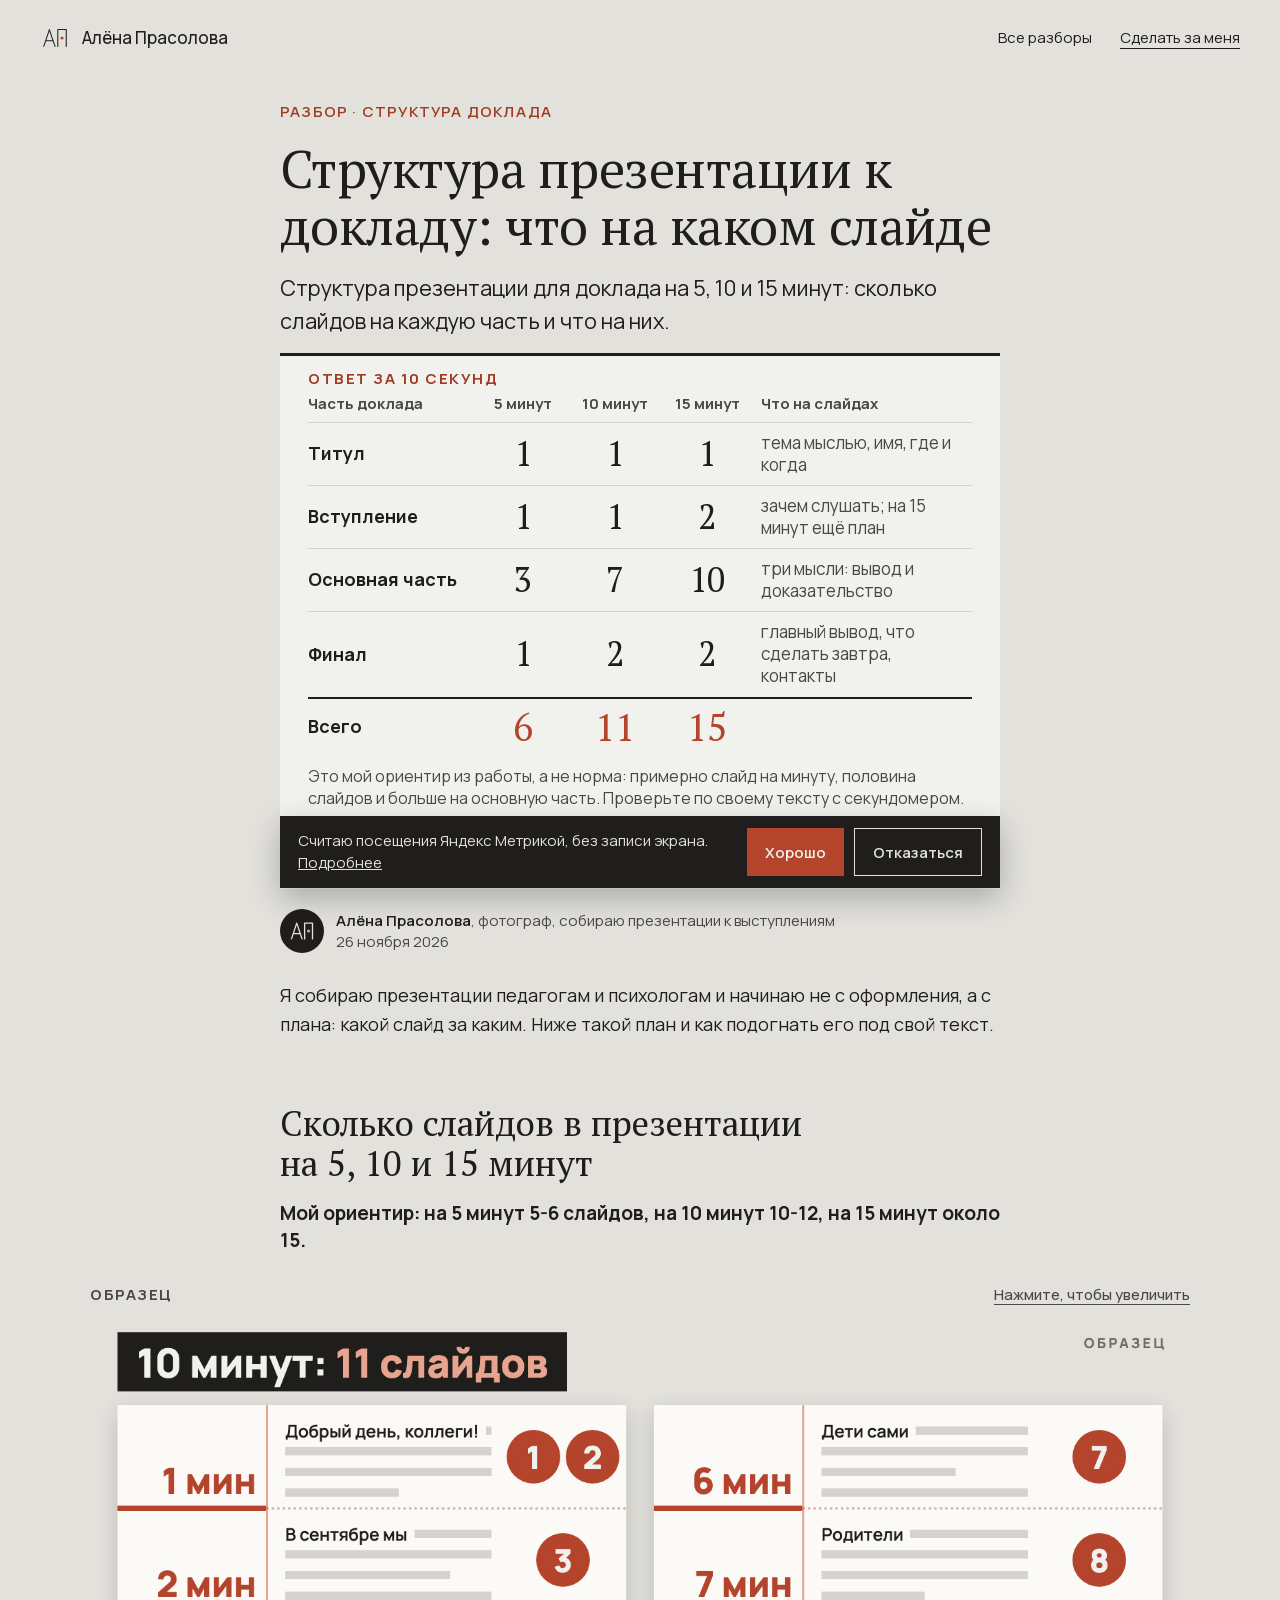
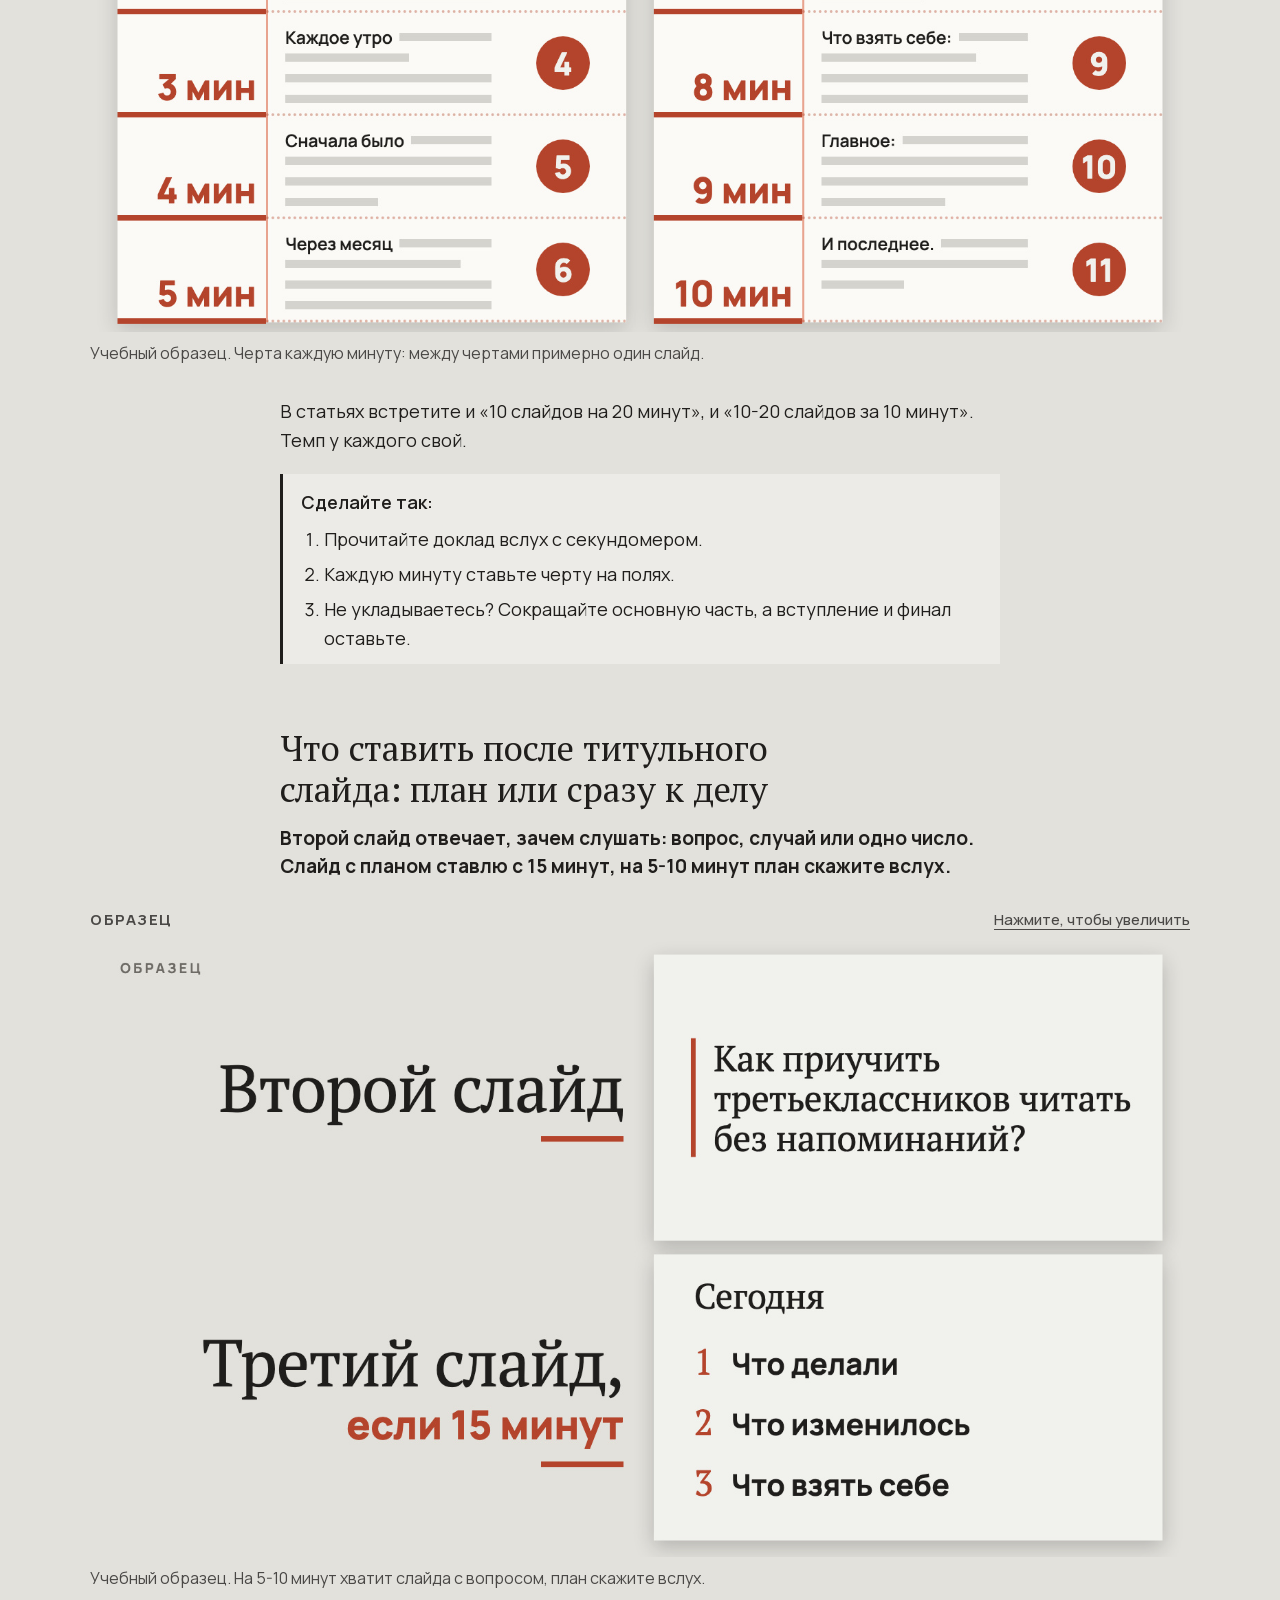
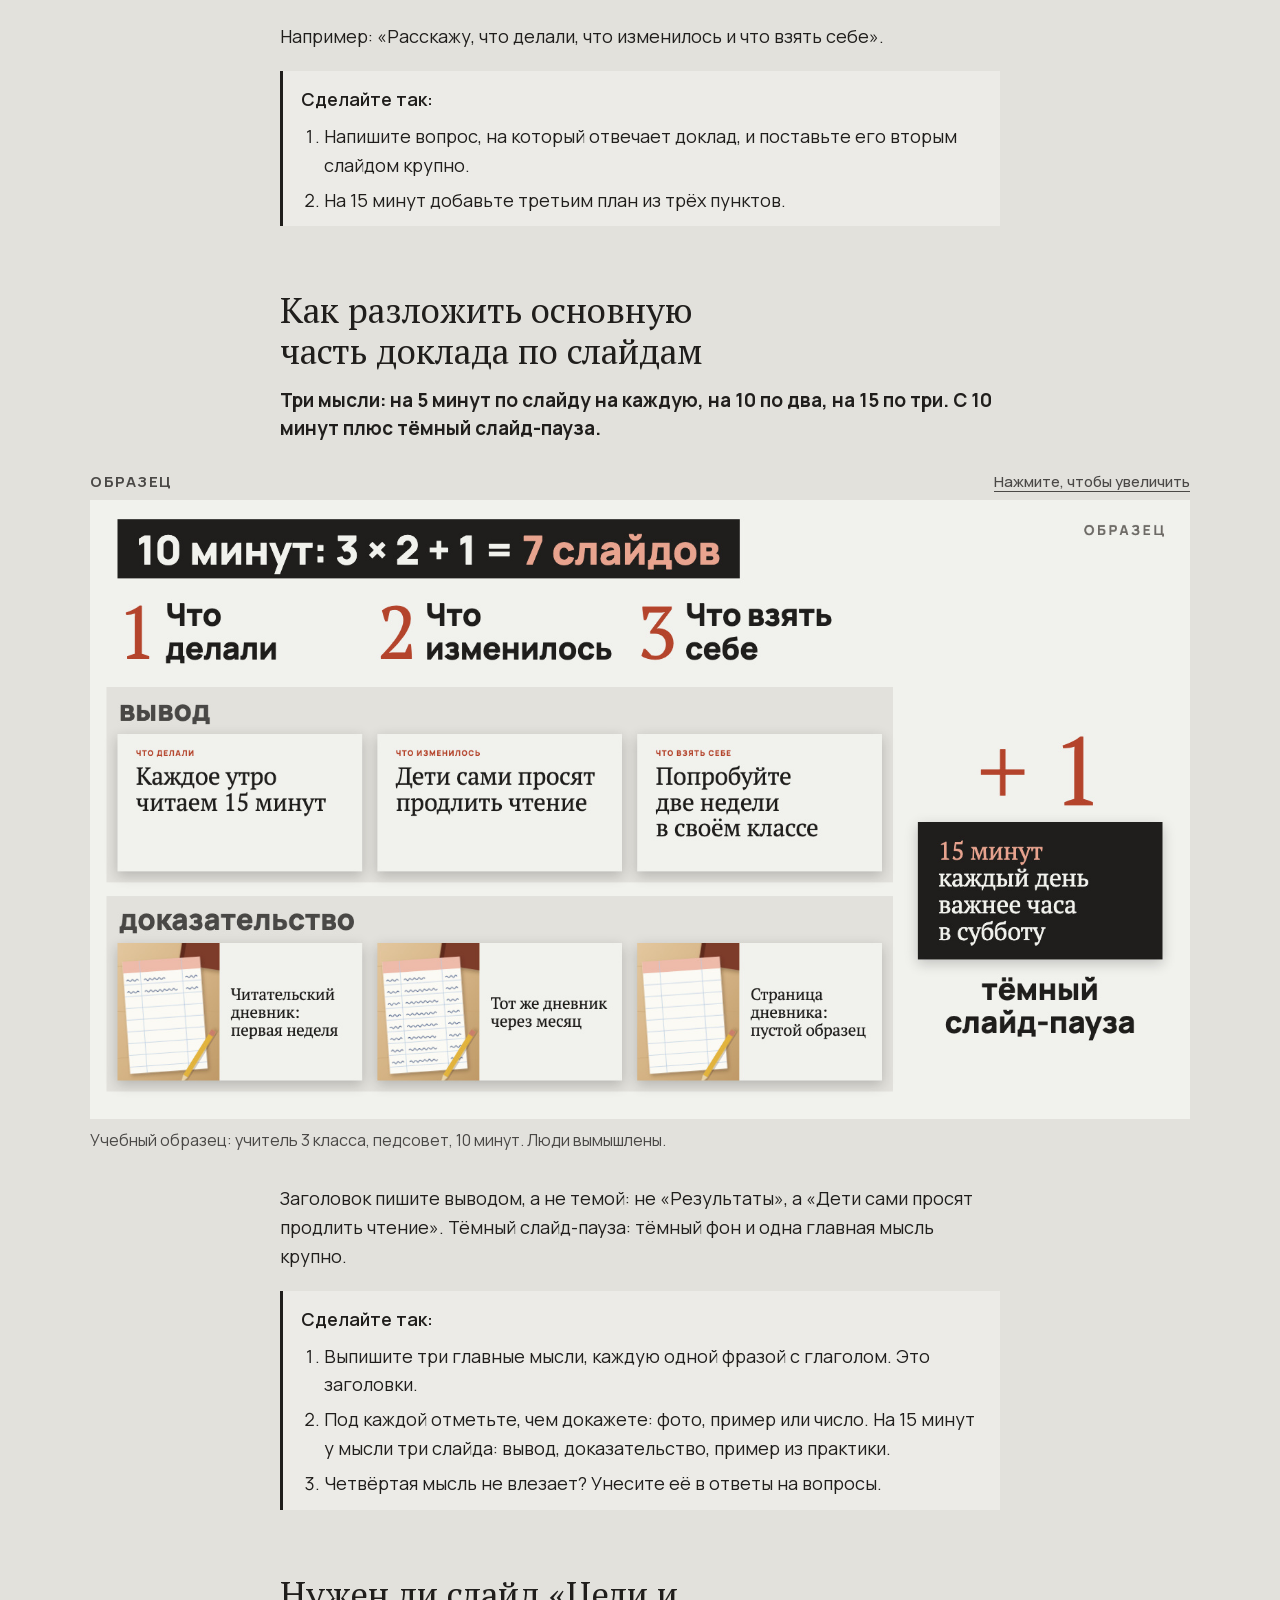
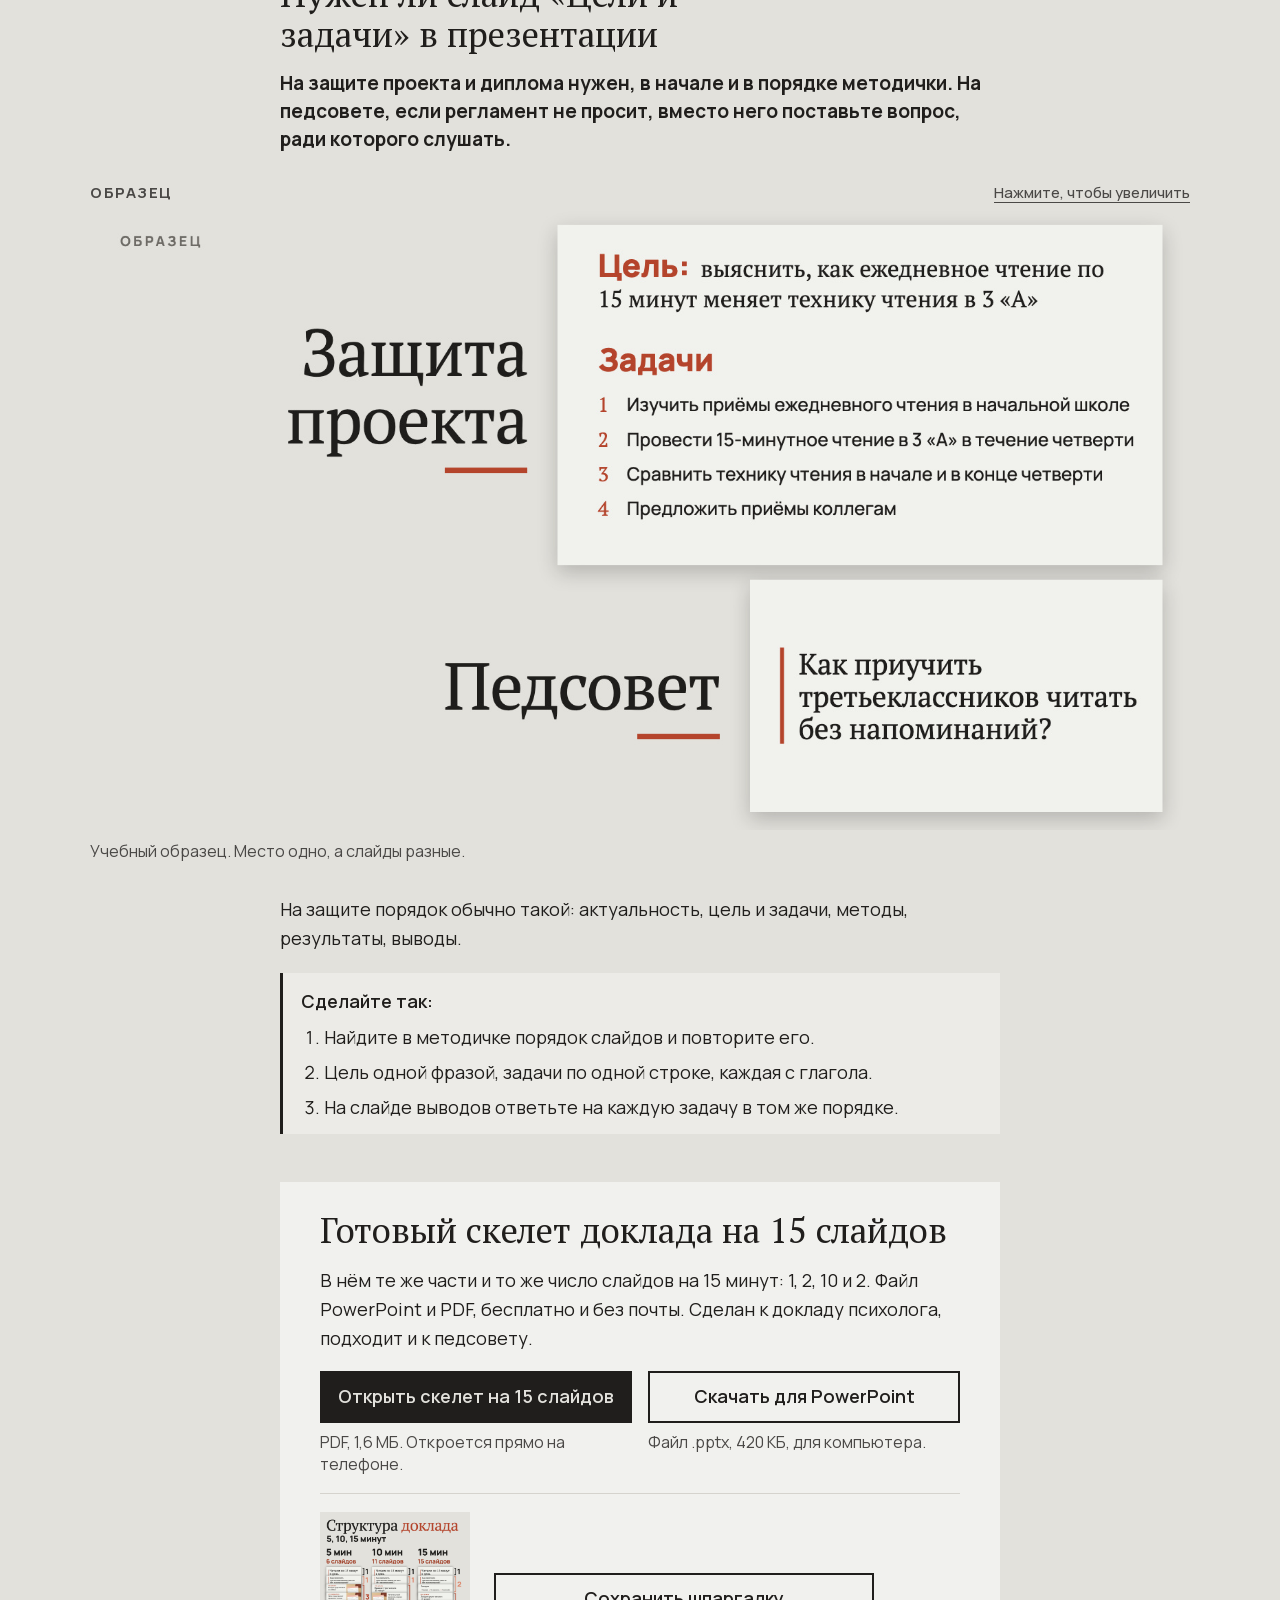
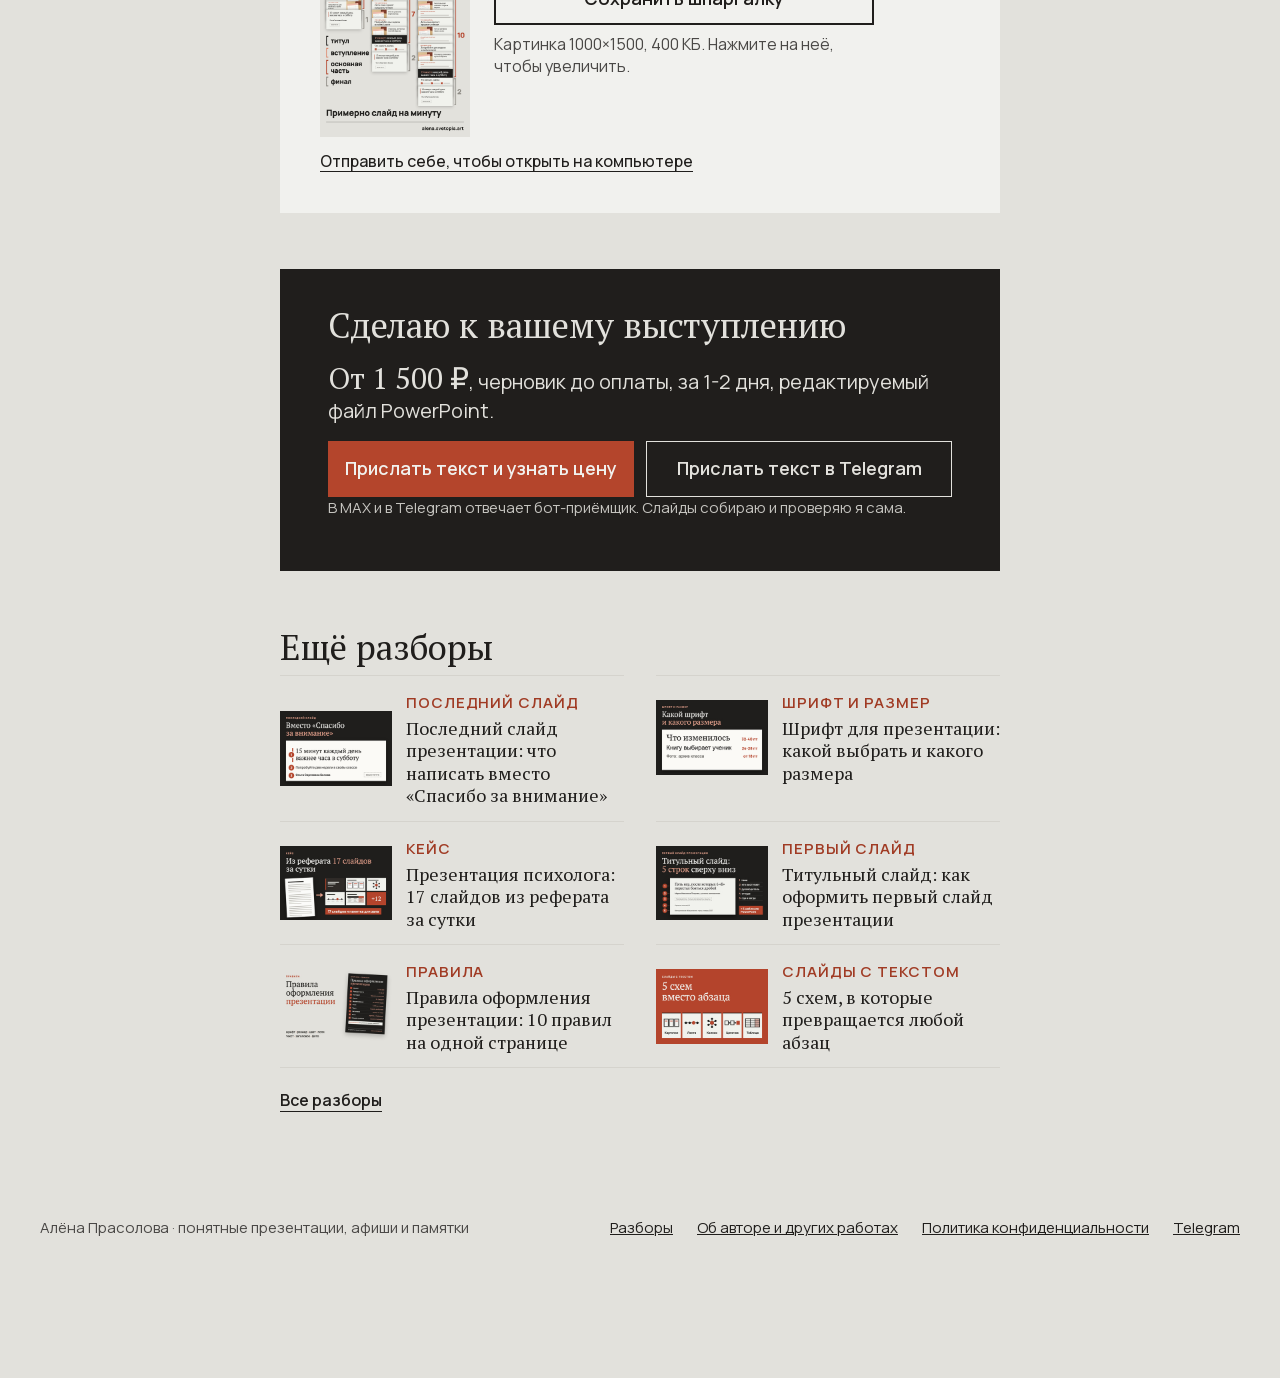
<file: razbory/struktura-prezentacii/index.html>
<!doctype html>
<html lang="ru">
<head>
<meta charset="utf-8">
<meta name="p:domain_verify" content="39e795db5b29c30ba1756705ccda25e4">
<meta name="viewport" content="width=device-width, initial-scale=1">
<title>Структура презентации для доклада: сколько слайдов на часть</title>
<meta name="description" content="Структура презентации для доклада на 5, 10 и 15 минут: сколько слайдов на вступление, основную часть и финал и что на них писать. Шпаргалка и скелет.">
<link rel="canonical" href="https://alena.svetopis.art/razbory/struktura-prezentacii/">
<link rel="icon" href="/assets/znak.svg" type="image/svg+xml">
<meta property="og:type" content="article">
<meta property="og:locale" content="ru_RU">
<meta property="og:site_name" content="Алёна Прасолова">
<meta property="og:title" content="Структура презентации к докладу: что на каком слайде">
<meta property="og:description" content="Структура презентации для доклада на 5, 10 и 15 минут: сколько слайдов на вступление, основную часть и финал и что на них писать. Шпаргалка и скелет.">
<meta property="og:url" content="https://alena.svetopis.art/razbory/struktura-prezentacii/">
<meta property="og:image" content="https://alena.svetopis.art/razbory/struktura-prezentacii/img/shpargalka-struktura.jpg">
<meta property="og:image:width" content="1000">
<meta property="og:image:height" content="1500">
<meta property="article:published_time" content="2026-11-26">
<meta property="article:author" content="Алёна Прасолова">
<script type="application/ld+json">
{"@context":"https://schema.org","@type":"Article","headline":"Структура презентации к докладу: что на каком слайде","description":"Структура презентации для доклада на 5, 10 и 15 минут: сколько слайдов на вступление, основную часть и финал и что на них писать. Шпаргалка и скелет.","image":"https://alena.svetopis.art/razbory/struktura-prezentacii/img/shpargalka-struktura.jpg","datePublished":"2026-11-26","inLanguage":"ru","author":{"@type":"Person","name":"Алёна Прасолова","url":"https://alena.svetopis.art/"},"mainEntityOfPage":"https://alena.svetopis.art/razbory/struktura-prezentacii/"}
</script>
<link rel="stylesheet" href="/razbory/razbor.css">
<style>
/* строка-ответ сразу под заголовком раздела: то, что обещает пин, ведущий на этот якорь */
.st .st__otvet{font-size:19px;line-height:1.45;margin:0 0 18px}
.st .st__otvet strong{font-weight:700}
/* диапазоны «10-12» и «1-2 дня» не рвутся на переносе строки */
.nb{white-space:nowrap}
/* «Ответ за 10 секунд»: таблица «часть доклада, 5, 10, 15 минут, что на слайдах». Числа крупно.
   На компьютере обычная таблица в пять колонок. На телефоне строка таблицы становится сеткой:
   название части и три числа в ряд, «что на слайдах» строкой под ними. Горизонтальной прокрутки нет и на 360 px */
.st .otvet .tabl{width:100%;border-collapse:collapse;margin:2px 0 0}
.tabl th,.tabl td{padding:9px 8px;border-bottom:1px solid var(--surface-2);text-align:left;vertical-align:middle;font-weight:400}
.tabl thead th{font-size:15px;font-weight:700;line-height:1.15;color:var(--muted);vertical-align:bottom;padding-top:2px}
.tabl thead th.n{text-align:center;white-space:nowrap}
.tabl tbody th{font-size:18px;font-weight:700;line-height:1.2;padding-left:0}
@media (min-width:621px){.tabl tbody th{white-space:nowrap;padding-right:20px}}
.tabl thead th:first-child{padding-left:0}
.tabl td.n{width:92px;text-align:center;font-family:var(--serif);font-size:34px;line-height:1}
.tabl td.chto{font-size:17px;line-height:1.3;color:var(--muted)}
.tabl tr.vsego th,.tabl tr.vsego td{border-bottom:0;border-top:2px solid var(--ink)}
.tabl tr.vsego td.n{color:var(--accent);font-size:38px}
.st .otvet .otvet__prim{font-size:16px;line-height:1.4;color:var(--muted);margin:10px 0 12px}
.st .otvet .kn{margin:0 0 4px}
@media (max-width:620px){
  .tabl,.tabl thead,.tabl tbody{display:block}
  .tabl tr{display:grid;grid-template-columns:minmax(0,1fr) 58px 58px 58px;align-items:center;border-bottom:1px solid var(--surface-2)}
  .tabl th,.tabl td{display:block;border:0;padding:6px 0 0}
  .tabl thead th{padding:0 0 5px}
  .tabl thead th.n span{display:block;font-weight:600}
  .tabl thead th.chto-h{display:none}
  .tabl td.n{width:auto;font-size:32px;padding-top:7px}
  .tabl td.chto{grid-column:1/-1;font-size:16px;line-height:1.25;padding:1px 0 7px}
  .tabl tr.vsego{border-bottom:0;border-top:2px solid var(--ink)}
  .tabl tr.vsego th,.tabl tr.vsego td{border:0;padding-bottom:4px}
  .tabl tr.vsego td.n{font-size:34px}
  .tabl tr.vsego td.chto{display:none}
}
@media (max-width:380px){
  .tabl tr{grid-template-columns:minmax(0,1fr) 54px 54px 54px}
  .tabl th,.tabl td{padding-top:4px}
  .tabl td.n{padding-top:5px;font-size:30px}
  .tabl td.chto{padding-bottom:4px}
  .st .otvet{padding-top:10px}
  .tabl thead th{padding-bottom:3px}
}
/* узкий телефон: рубрика в одну строку */
@media (max-width:380px){.st .st__kicker{letter-spacing:.01em}}
/* «Сделайте так»: шаги в конце раздела */
.st .tak{margin:20px 0 0;padding:14px 18px 12px;background:var(--surface);border-left:3px solid var(--ink)}
.st .tak p{margin:0 0 8px}
.st .tak ol{margin:0}
.st .tak li{margin:0 0 6px}
.st .tak li:last-child{margin-bottom:0}
/* картинки: строка над картинкой с подсказкой про увеличение */
.fig .uvel .bs__label{margin-bottom:6px}
/* подарок: кнопки скелета и строка шпаргалки (уменьшенная картинка и кнопка «Сохранить шпаргалку») */
.st .dar .dar__tekst{margin:0 0 18px}
.st .shp{display:grid;grid-template-columns:104px minmax(0,1fr);gap:16px;align-items:center;margin:18px 0 0;padding-top:18px;border-top:1px solid var(--surface-2)}
.shp__img img{width:104px;height:auto;background:var(--bg)}
.st .dar>.dar__posle{margin-top:14px!important}
@media (min-width:761px){.st .shp{grid-template-columns:150px minmax(0,380px);gap:24px}.shp__img img{width:150px}}
/* короткая статья: на телефоне отступы плотнее, чтобы до блока заказа было не больше 6-7 экранов */
@media (max-width:620px){
  .st p,.st li{line-height:1.5}
  .st h2{margin-top:44px;margin-bottom:12px}
  .st .otvet h2,.st .dar h2,.st .order h2,.st .eshche h2{margin-top:0}
  .st .st__otvet{line-height:1.4;margin-bottom:14px}
  .st .fig{margin:16px 0 18px}
  .st .fig figcaption{margin-top:8px}
  .st .tak{margin-top:16px;padding:12px 16px 12px}
  .st .tak p{margin-bottom:6px}
  .st .tak li{margin-bottom:4px}
  .st .dar{margin-top:36px}
}
/* блок заказа одной строкой */
.st .order .order__stroka{font-size:20px;line-height:1.45;margin:0 0 4px}
.st .order .order__stroka b{font-family:var(--serif);font-weight:400;font-size:1.5em;line-height:1.1;white-space:nowrap}
</style>
</head>
<body>
<header class="top">
  <a class="mark" href="/razbory/" aria-label="Алёна Прасолова, все разборы">
    <svg viewBox="0 0 64 64" fill="none" aria-hidden="true"><path d="M8 50 L20 14 L32 50 M13 38 H27" stroke="currentColor" stroke-width="2.2" stroke-linecap="round" stroke-linejoin="round"/><path d="M38 50 V14 H56 V50" stroke="currentColor" stroke-width="2.2" stroke-linecap="round" stroke-linejoin="round"/><circle cx="47" cy="32" r="3.2" fill="#B4452C"/></svg>
    <span class="mark__imya">Алёна Прасолова</span>
  </a>
  <nav class="top__nav" aria-label="Разделы">
    <a class="top__link top__link--vse" href="/razbory/">Все разборы</a>
    <a class="top__link" href="#zakaz">Сделать за меня</a>
  </nav>
</header>

<main class="st" data-razbor="Структура презентации" data-podarok="Шаблон доклада на 15 слайдов" data-podarok-korotko="Шаблон" data-podarok-yakor="skelet">
  <p class="st__kicker"><a href="/razbory/">Разбор</a> · структура доклада</p>
  <h1 data-korotko="Структура презентации">Структура презентации к докладу: что на каком слайде</h1>
  <p class="st__lead">Структура презентации для доклада на 5, 10 и 15 минут: сколько слайдов на каждую часть и что на них.</p>

  <section class="otvet" id="otvet" aria-labelledby="otvet-h">
    <h2 id="otvet-h">Ответ за 10 секунд</h2>
    <table class="tabl" role="table">
      <thead role="rowgroup">
        <tr role="row"><th role="columnheader" scope="col">Часть доклада</th><th role="columnheader" scope="col" class="n">5 <span>минут</span></th><th role="columnheader" scope="col" class="n">10 <span>минут</span></th><th role="columnheader" scope="col" class="n">15 <span>минут</span></th><th role="columnheader" scope="col" class="chto-h">Что на слайдах</th></tr>
      </thead>
      <tbody role="rowgroup">
        <tr role="row"><th role="rowheader" scope="row">Титул</th><td role="cell" class="n">1</td><td role="cell" class="n">1</td><td role="cell" class="n">1</td><td role="cell" class="chto">тема мыслью, имя, где и когда</td></tr>
        <tr role="row"><th role="rowheader" scope="row">Вступление</th><td role="cell" class="n">1</td><td role="cell" class="n">1</td><td role="cell" class="n">2</td><td role="cell" class="chto">зачем слушать; на 15 минут ещё план</td></tr>
        <tr role="row"><th role="rowheader" scope="row">Основная часть</th><td role="cell" class="n">3</td><td role="cell" class="n">7</td><td role="cell" class="n">10</td><td role="cell" class="chto">три мысли: вывод и доказательство</td></tr>
        <tr role="row"><th role="rowheader" scope="row">Финал</th><td role="cell" class="n">1</td><td role="cell" class="n">2</td><td role="cell" class="n">2</td><td role="cell" class="chto">главный вывод, что сделать завтра, контакты</td></tr>
        <tr role="row" class="vsego"><th role="rowheader" scope="row">Всего</th><td role="cell" class="n">6</td><td role="cell" class="n">11</td><td role="cell" class="n">15</td><td role="cell" class="chto"></td></tr>
      </tbody>
    </table>
    <p class="otvet__prim">Это мой ориентир из работы, а не норма: примерно слайд на минуту, половина слайдов и больше на основную часть. Проверьте по своему тексту с секундомером.</p>
    <a class="kn kn--glav" href="#skelet">Сохранить шпаргалку</a>
  </section>

  <p class="st__avtor">
    <span class="st__avtor-znak" aria-hidden="true"><svg viewBox="0 0 64 64" fill="none"><path d="M8 50 L20 14 L32 50 M13 38 H27" stroke="currentColor" stroke-width="3" stroke-linecap="round" stroke-linejoin="round"/><path d="M38 50 V14 H56 V50" stroke="currentColor" stroke-width="3" stroke-linecap="round" stroke-linejoin="round"/><circle cx="47" cy="32" r="3.6" fill="#E9A48F"/></svg></span>
    <span><b>Алёна Прасолова</b>, фотограф, собираю презентации к выступлениям<br>26 ноября 2026</span>
  </p>

  <p>Я собираю презентации педагогам и психологам и начинаю не с оформления, а с плана: какой слайд за каким. Ниже такой план и как подогнать его под свой текст.</p>

  <h2 id="skolko-slaydov">Сколько слайдов в презентации на 5, 10 и 15 минут</h2>
  <p class="st__otvet"><strong>Мой ориентир: на 5 минут <span class="nb">5-6 слайдов</span>, на 10 минут <span class="nb">10-12</span>, на 15 минут около 15.</strong></p>
  <figure class="fig fig--wide">
    <a class="uvel" href="img/obrazec-minuty.jpg"><span class="bs__label bs__label--do">Образец<span class="uvel__p">Нажмите, чтобы увеличить</span></span><img src="img/obrazec-minuty.jpg" width="1600" height="900" loading="lazy" data-pin-description="Сколько слайдов в презентации на 5, 10 и 15 минут: 5-6, 10-12 и около 15" alt="Два листа с текстом доклада. На полях красные черты с подписями от «1 мин» до «10 мин», между чертами кружки с номерами слайдов от 1 до 11: в первую минуту два слайда, дальше по одному. Сверху: 10 минут, 11 слайдов"></a>
    <figcaption>Учебный образец. Черта каждую минуту: между чертами примерно один слайд.</figcaption>
  </figure>
  <p>В статьях встретите и «10 слайдов на 20 минут», и «<span class="nb">10-20 слайдов</span> за 10 минут». Темп у каждого свой.</p>
  <div class="tak">
    <p><strong>Сделайте так:</strong></p>
    <ol>
      <li>Прочитайте доклад вслух с секундомером.</li>
      <li>Каждую минуту ставьте черту на полях.</li>
      <li>Не укладываетесь? Сокращайте основную часть, а вступление и финал оставьте.</li>
    </ol>
  </div>

  <h2 id="vstuplenie">Что ставить после титульного слайда: план или сразу к делу</h2>
  <p class="st__otvet"><strong>Второй слайд отвечает, зачем слушать: вопрос, случай или одно число. Слайд с планом ставлю с 15 минут, на <span class="nb">5-10 минут</span> план скажите вслух.</strong></p>
  <figure class="fig fig--wide">
    <a class="uvel" href="img/obrazec-vtoroy-slayd.jpg"><span class="bs__label bs__label--do">Образец<span class="uvel__p">Нажмите, чтобы увеличить</span></span><img src="img/obrazec-vtoroy-slayd.jpg" width="1600" height="900" loading="lazy" data-pin-description="План презентации: что ставить после титульного слайда, вопрос или план" alt="Два слайда друг под другом. Второй слайд: крупно вопрос «Как приучить третьеклассников читать без напоминаний?». Третий слайд, если 15 минут: «Сегодня» и три пункта: что делали, что изменилось, что взять себе"></a>
    <figcaption>Учебный образец. На <span class="nb">5-10 минут</span> хватит слайда с вопросом, план скажите вслух.</figcaption>
  </figure>
  <p>Например: «Расскажу, что делали, что изменилось и что взять себе».</p>
  <div class="tak">
    <p><strong>Сделайте так:</strong></p>
    <ol>
      <li>Напишите вопрос, на который отвечает доклад, и поставьте его вторым слайдом крупно.</li>
      <li>На 15 минут добавьте третьим план из трёх пунктов.</li>
    </ol>
  </div>

  <h2 id="osnovnaya-chast">Как разложить основную часть доклада по слайдам</h2>
  <p class="st__otvet"><strong>Три мысли: на 5 минут по слайду на каждую, на 10 по два, на 15 по три. С 10 минут плюс тёмный слайд-пауза.</strong></p>
  <figure class="fig fig--wide">
    <a class="uvel" href="img/obrazec-tri-mysli.jpg"><span class="bs__label bs__label--do">Образец<span class="uvel__p">Нажмите, чтобы увеличить</span></span><img src="img/obrazec-tri-mysli.jpg" width="1600" height="900" loading="lazy" data-pin-description="Структура презентации: основная часть доклада, три мысли и сколько слайдов на каждую" alt="Схема из трёх колонок: что делали, что изменилось, что взять себе. В каждой сверху слайд-вывод, например «Дети сами просят продлить чтение», под ним слайд-доказательство со страницей читательского дневника. Справа тёмный слайд «15 минут каждый день важнее часа в субботу». Сверху: 10 минут, 3 × 2 + 1 = 7 слайдов"></a>
    <figcaption>Учебный образец: учитель 3 класса, педсовет, 10 минут. Люди вымышлены.</figcaption>
  </figure>
  <p>Заголовок пишите выводом, а не темой: не «Результаты», а «Дети сами просят продлить чтение». Тёмный слайд-пауза: тёмный фон и одна главная мысль крупно.</p>
  <div class="tak">
    <p><strong>Сделайте так:</strong></p>
    <ol>
      <li>Выпишите три главные мысли, каждую одной фразой с глаголом. Это заголовки.</li>
      <li>Под каждой отметьте, чем докажете: фото, пример или число. На 15 минут у мысли три слайда: вывод, доказательство, пример из практики.</li>
      <li>Четвёртая мысль не влезает? Унесите её в ответы на вопросы.</li>
    </ol>
  </div>

  <h2 id="cel-i-zadachi">Нужен ли слайд «Цели и задачи» в презентации</h2>
  <p class="st__otvet"><strong>На защите проекта и диплома нужен, в начале и в порядке методички. На педсовете, если регламент не просит, вместо него поставьте вопрос, ради которого слушать.</strong></p>
  <figure class="fig fig--wide">
    <a class="uvel" href="img/obrazec-cel-zadachi.jpg"><span class="bs__label bs__label--do">Образец<span class="uvel__p">Нажмите, чтобы увеличить</span></span><img src="img/obrazec-cel-zadachi.jpg" width="1600" height="900" loading="lazy" data-pin-description="Слайд «Цели и задачи»: когда он нужен на защите и чем заменить его на педсовете" alt="Два слайда друг под другом. Защита проекта: «Цель: выяснить, как ежедневное чтение по 15 минут меняет технику чтения в 3 „А“» и четыре задачи, каждая с глагола. Педсовет: крупно вопрос «Как приучить третьеклассников читать без напоминаний?»"></a>
    <figcaption>Учебный образец. Место одно, а слайды разные.</figcaption>
  </figure>
  <p>На защите порядок обычно такой: актуальность, цель и задачи, методы, результаты, выводы.</p>
  <div class="tak">
    <p><strong>Сделайте так:</strong></p>
    <ol>
      <li>Найдите в методичке порядок слайдов и повторите его.</li>
      <li>Цель одной фразой, задачи по одной строке, каждая с глагола.</li>
      <li>На слайде выводов ответьте на каждую задачу в том же порядке.</li>
    </ol>
  </div>

  <section class="dar" id="skelet">
    <h2>Готовый скелет доклада на 15 слайдов</h2>
    <p class="dar__tekst">В нём те же части и то же число слайдов на 15 минут: 1, 2, 10 и 2. Файл PowerPoint и PDF, бесплатно и без почты. Сделан к докладу психолога, подходит и к педсовету.</p>
    <div class="dar__kn">
      <div>
        <a class="kn kn--glav" href="/razbory/prezentaciya-psihologa/fayly/skelet-doklada-15-slaydov.pdf" data-dar="pdf">Открыть скелет на 15 слайдов</a>
        <p class="dar__pod">PDF, 1,6 МБ. Откроется прямо на телефоне.</p>
      </div>
      <div>
        <a class="kn kn--kontur" href="/razbory/prezentaciya-psihologa/fayly/skelet-doklada-15-slaydov.pptx" download data-dar="pptx">Скачать для PowerPoint</a>
        <p class="dar__pod">Файл .pptx, 420 КБ, для компьютера.</p>
      </div>
    </div>
    <div class="shp">
      <a class="uvel shp__img" href="img/shpargalka-struktura.jpg" aria-label="Увеличить шпаргалку «Структура доклада»"><img src="img/shpargalka-struktura.jpg" width="1000" height="1500" loading="lazy" data-pin-description="Структура презентации: сколько слайдов на каждую часть доклада за 5, 10 и 15 минут" alt="Шпаргалка «Структура доклада»: три ленты слайдов на 5, 10 и 15 минут, 6, 11 и 15 слайдов. Скобками отмечены титул, вступление, основная часть и финал. Внизу: примерно слайд на минуту"></a>
      <div>
        <a class="kn kn--kontur" href="fayly/shpargalka-struktura-doklada.jpg" download data-dar="jpg">Сохранить шпаргалку</a>
        <p class="dar__pod">Картинка 1000×1500, 400&nbsp;КБ. Нажмите на неё, чтобы увеличить.</p>
      </div>
    </div>
    <p class="dar__posle" hidden>PDF открывается в этой же вкладке, вернуться к статье: кнопка «Назад». Если файл скачался, он в загрузках. Ничего не произошло? Откройте эту страницу в обычном браузере: меню с тремя точками, пункт «Открыть в браузере».</p>
    <button class="dar__sebe" type="button" hidden>Отправить себе, чтобы открыть на компьютере</button>
  </section>

  <section class="order" id="zakaz">
    <h2>Сделаю к вашему выступлению</h2>
    <p class="order__stroka"><b>От 1 500 ₽</b>, черновик до оплаты, за <span class="nb">1-2 дня</span>, редактируемый файл PowerPoint.</p>
    <div class="order__kn">
      <a class="btn" id="max-btn" href="https://max.ru/se14170446_1_bot?start=pin_struktura">Прислать текст и узнать цену</a>
      <a class="btn btn--tg" id="tg-btn" href="https://t.me/alena_pomoshchnik_bot?start=pin_struktura">Прислать текст в Telegram</a>
    </div>
    <p class="order__small">В MAX и в Telegram отвечает бот-приёмщик. Слайды собираю и проверяю я сама.</p>
  </section>

  <nav class="eshche" aria-labelledby="eshche-h">
    <h2 id="eshche-h">Ещё разборы</h2>
    <ul>
      <li><a href="/razbory/posledniy-slayd/"><img src="/razbory/oblozhki/posledniy-slayd-m.jpg" width="336" height="224" loading="lazy" alt=""><span class="eshche__t"><span class="eshche__rub">Последний слайд</span>Последний слайд презентации: что написать вместо «Спасибо за внимание»</span></a></li>
      <li><a href="/razbory/shrift-dlya-prezentacii/"><img src="/razbory/oblozhki/shrift-dlya-prezentacii-m.jpg" width="336" height="224" loading="lazy" alt=""><span class="eshche__t"><span class="eshche__rub">Шрифт и размер</span>Шрифт для презентации: какой выбрать и какого размера</span></a></li>
      <li><a href="/razbory/prezentaciya-psihologa/"><img src="/razbory/oblozhki/prezentaciya-psihologa-m.jpg" width="336" height="224" loading="lazy" alt=""><span class="eshche__t"><span class="eshche__rub">Кейс</span>Презентация психолога: 17 слайдов из реферата за сутки</span></a></li>
      <li><a href="/razbory/titulnyy-slayd/"><img src="/razbory/oblozhki/titulnyy-slayd-m.jpg" width="336" height="224" loading="lazy" alt=""><span class="eshche__t"><span class="eshche__rub">Первый слайд</span>Титульный слайд: как оформить первый слайд презентации</span></a></li>
      <li><a href="/razbory/pravila-oformleniya-prezentacii/"><img src="/razbory/oblozhki/pravila-oformleniya-m.jpg" width="336" height="224" loading="lazy" alt=""><span class="eshche__t"><span class="eshche__rub">Правила</span>Правила оформления презентации: 10 правил на одной странице</span></a></li>
      <li><a href="/razbory/5-shem-vmesto-abzaca/"><img src="/razbory/oblozhki/5-shem-m.jpg" width="336" height="224" loading="lazy" alt=""><span class="eshche__t"><span class="eshche__rub">Слайды с текстом</span>5 схем, в которые превращается любой абзац</span></a></li>
    </ul>
    <a class="eshche__vse" href="/razbory/">Все разборы</a>
  </nav>
</main>
<script>
/* какой пин привёл: utm_content из адреса дописываем к метке бота (ничего не сохраняем и никуда не отправляем) */
(function(){try{var c=new URLSearchParams(location.search).get("utm_content");if(!c)return;c=c.toLowerCase().replace(/[^a-z0-9]/g,"_").slice(0,18);var a=document.getElementById("max-btn");if(a&&c)a.href="https://max.ru/se14170446_1_bot?start=pin_struktura_"+c;var t=document.getElementById("tg-btn");if(t&&c)t.href="https://t.me/alena_pomoshchnik_bot?start=pin_struktura_"+c;}catch(e){}})();
</script>

<footer class="foot">
  <span>Алёна Прасолова · понятные презентации, афиши и памятки</span>
  <nav><a href="/razbory/">Разборы</a><a href="/">Об авторе и других работах</a><a href="/privacy/">Политика конфиденциальности</a><a href="https://t.me/alenaprasol">Telegram</a></nav>
</footer>
<script src="/razbory/razbor.js" defer></script>
<script src="/razbory/metrika.js" defer></script>
</body>
</html>
</file>
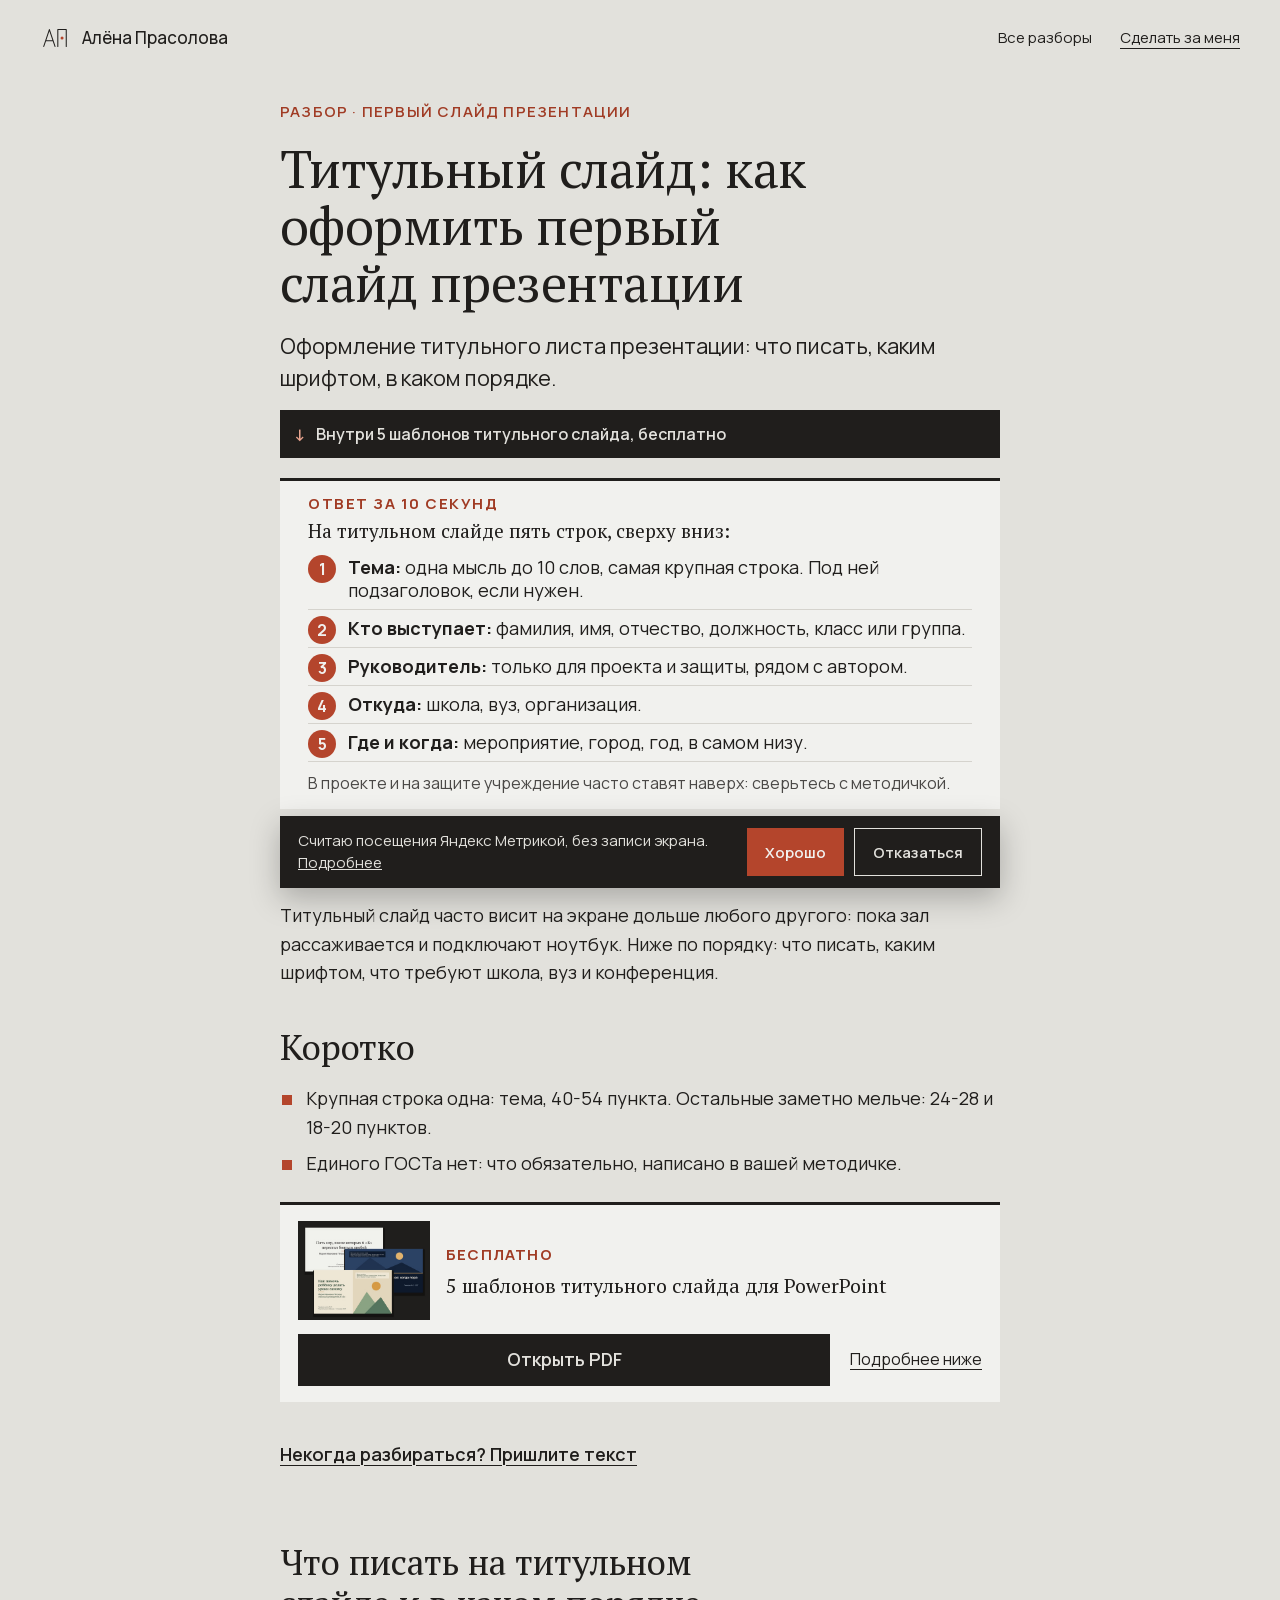
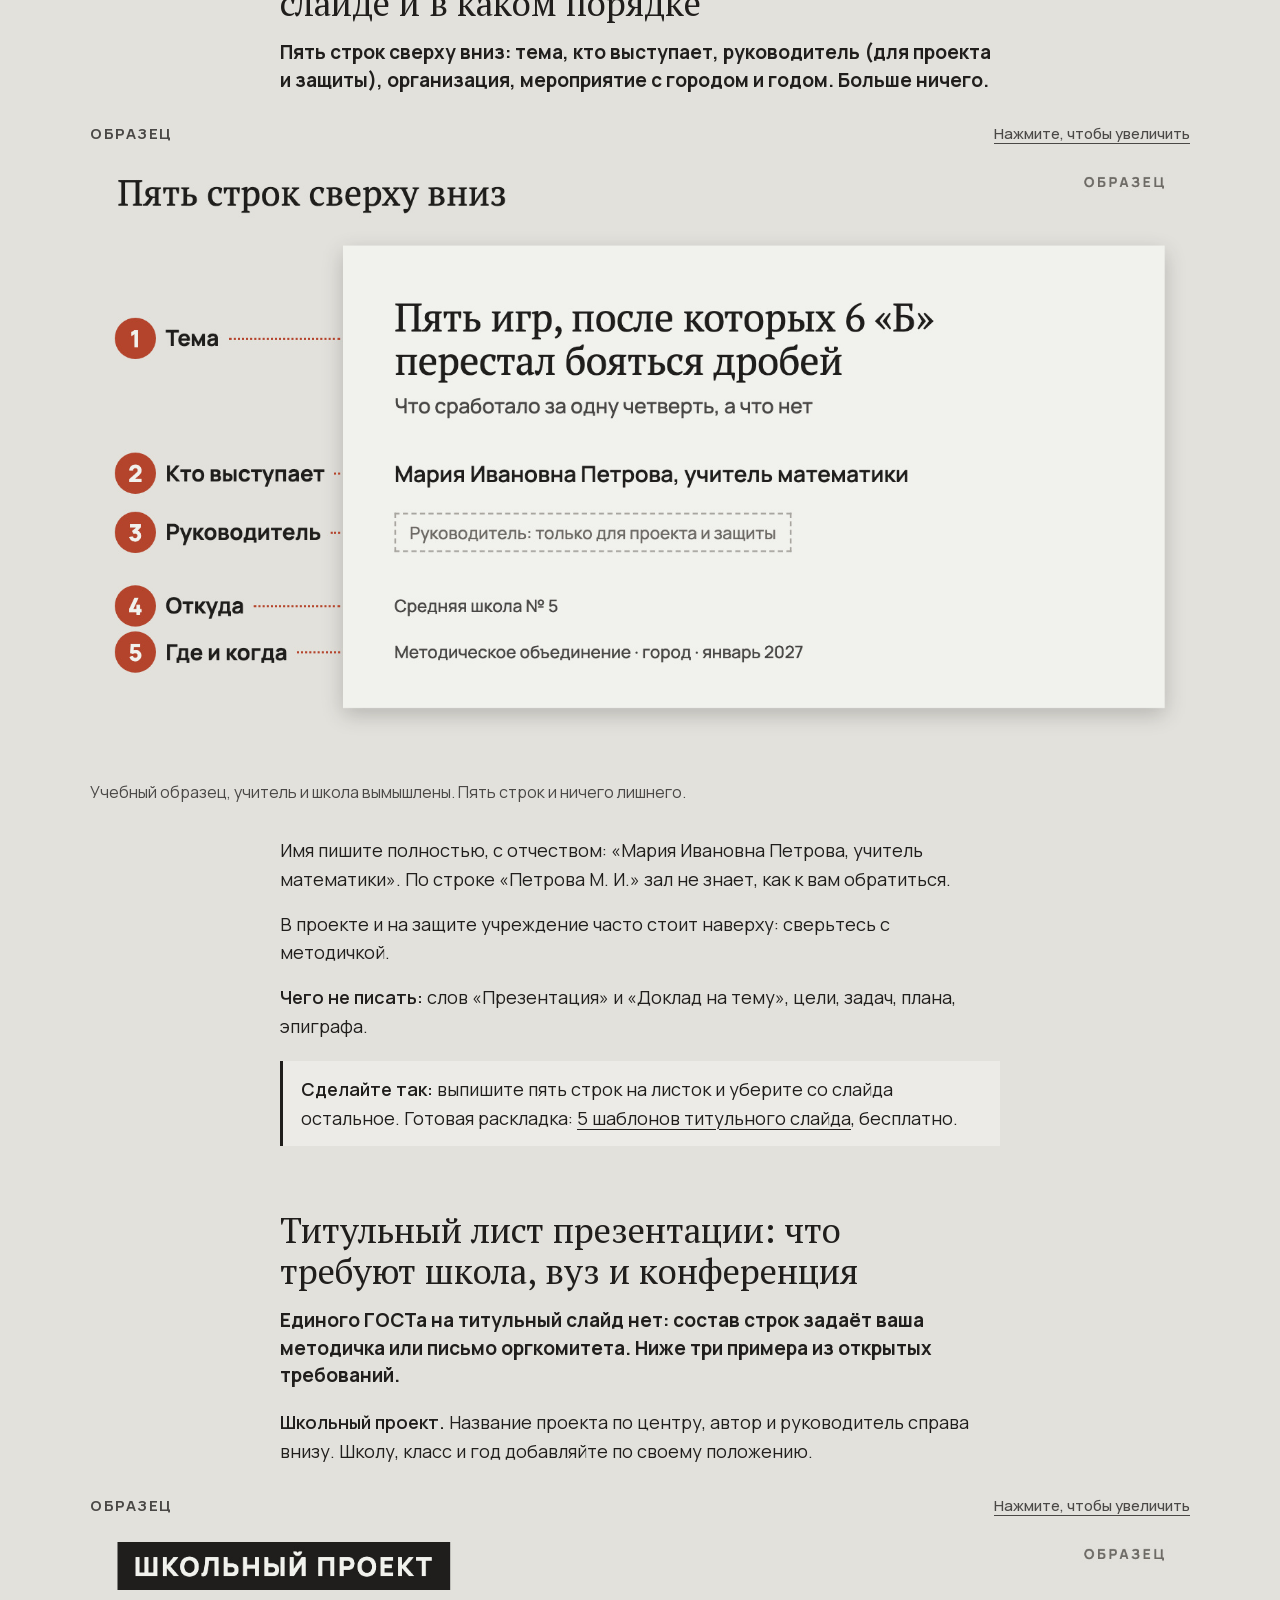
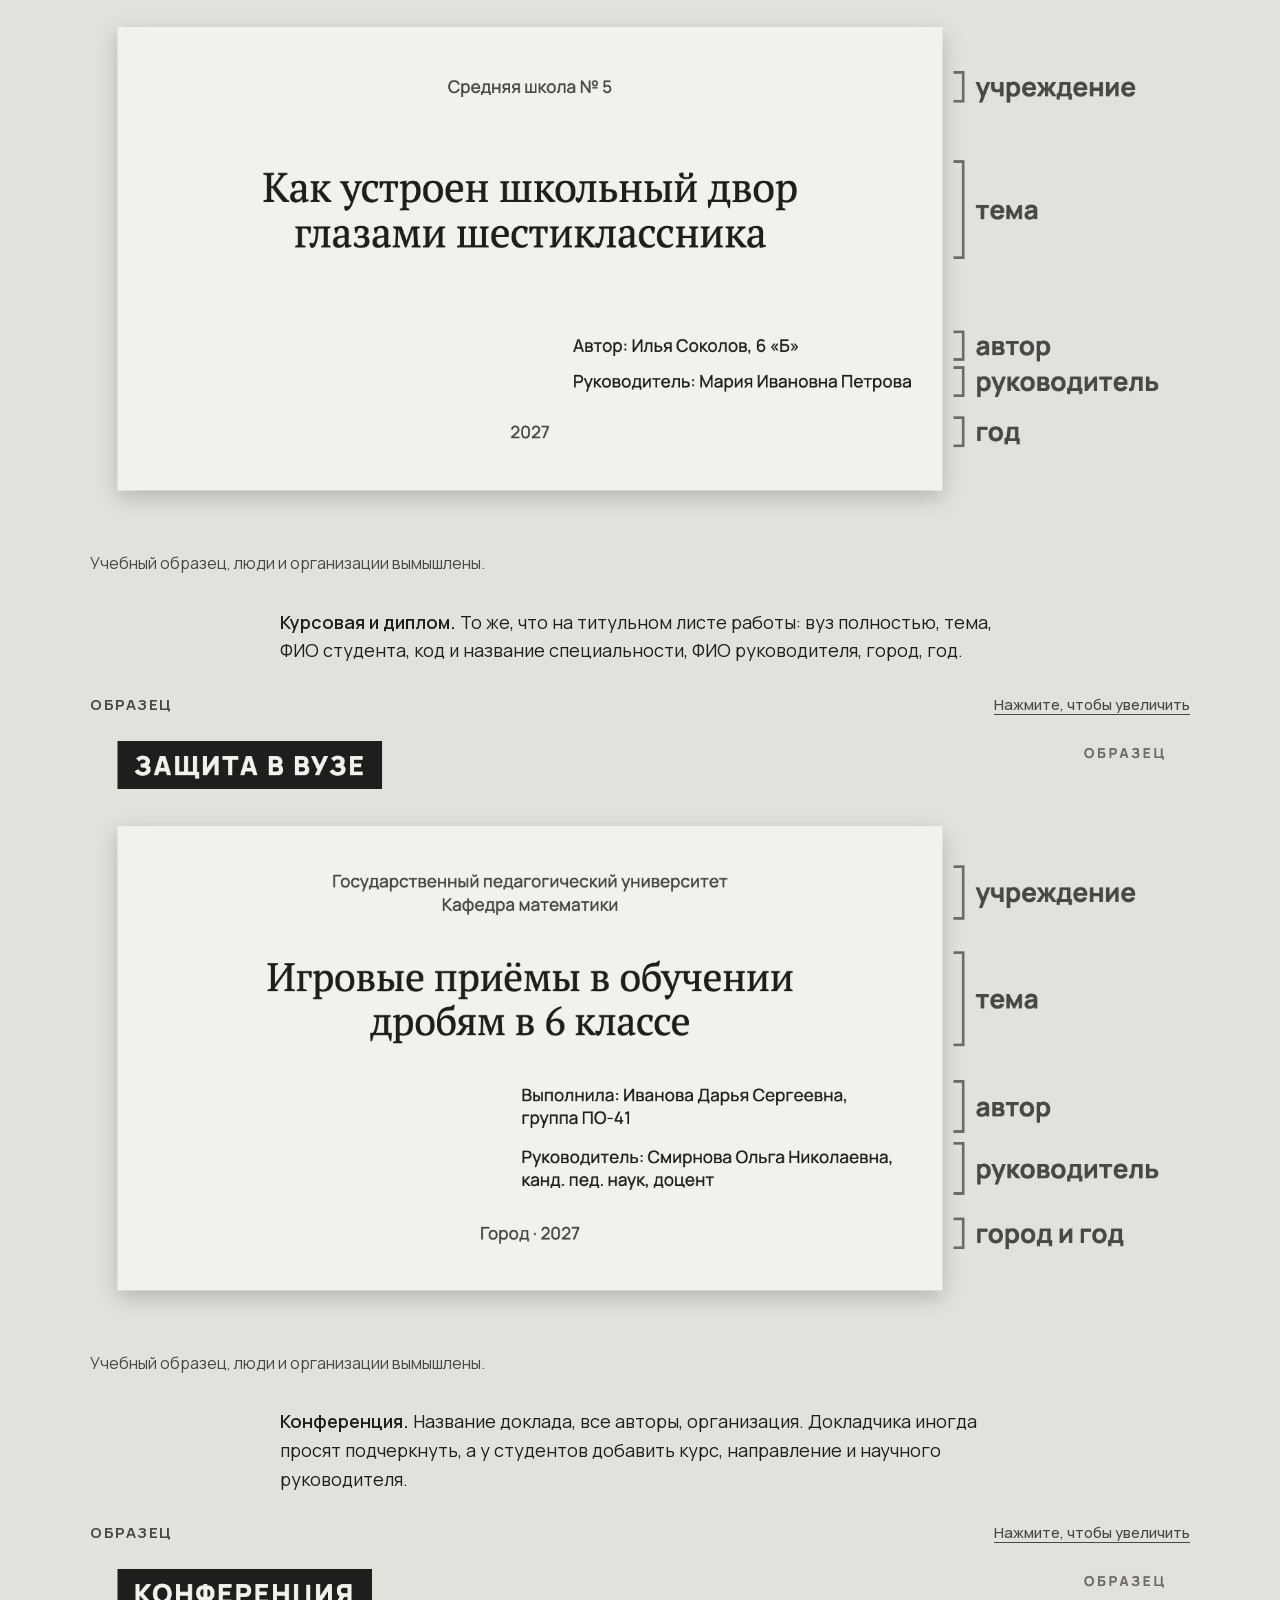
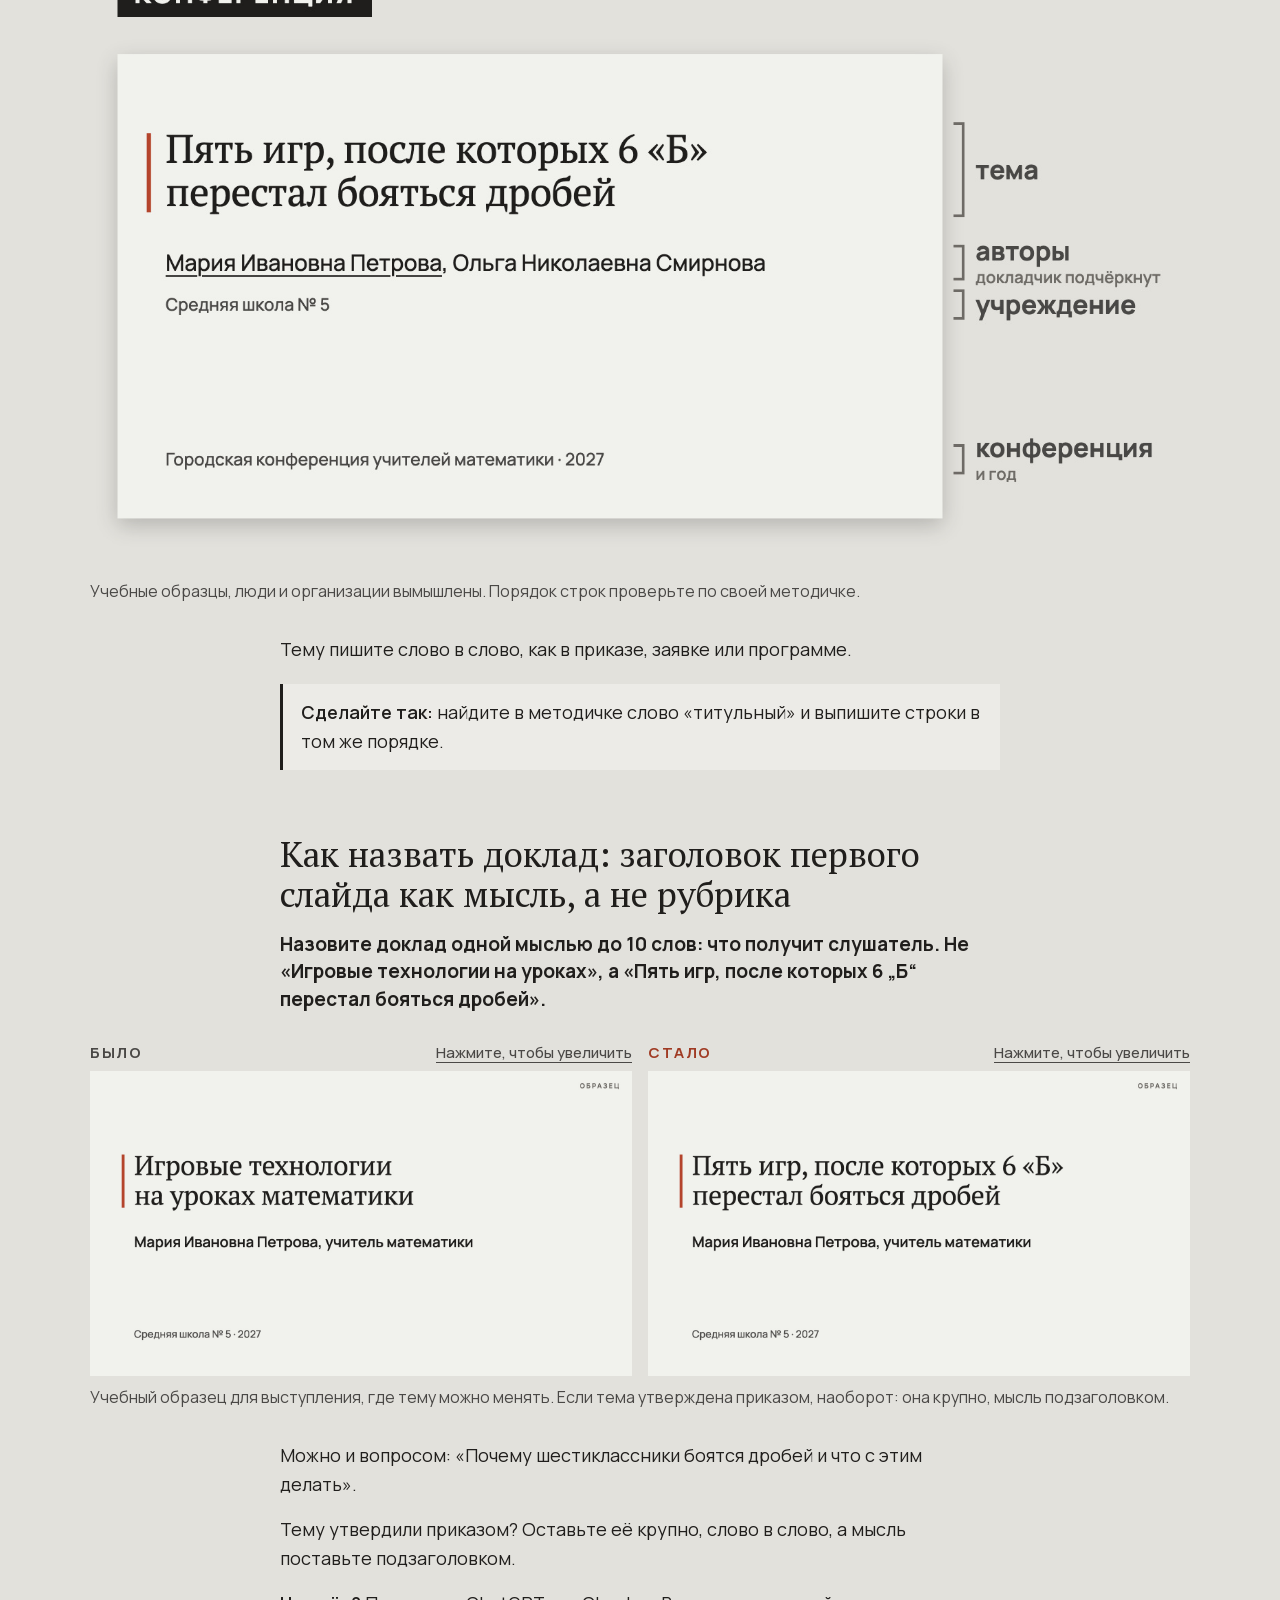
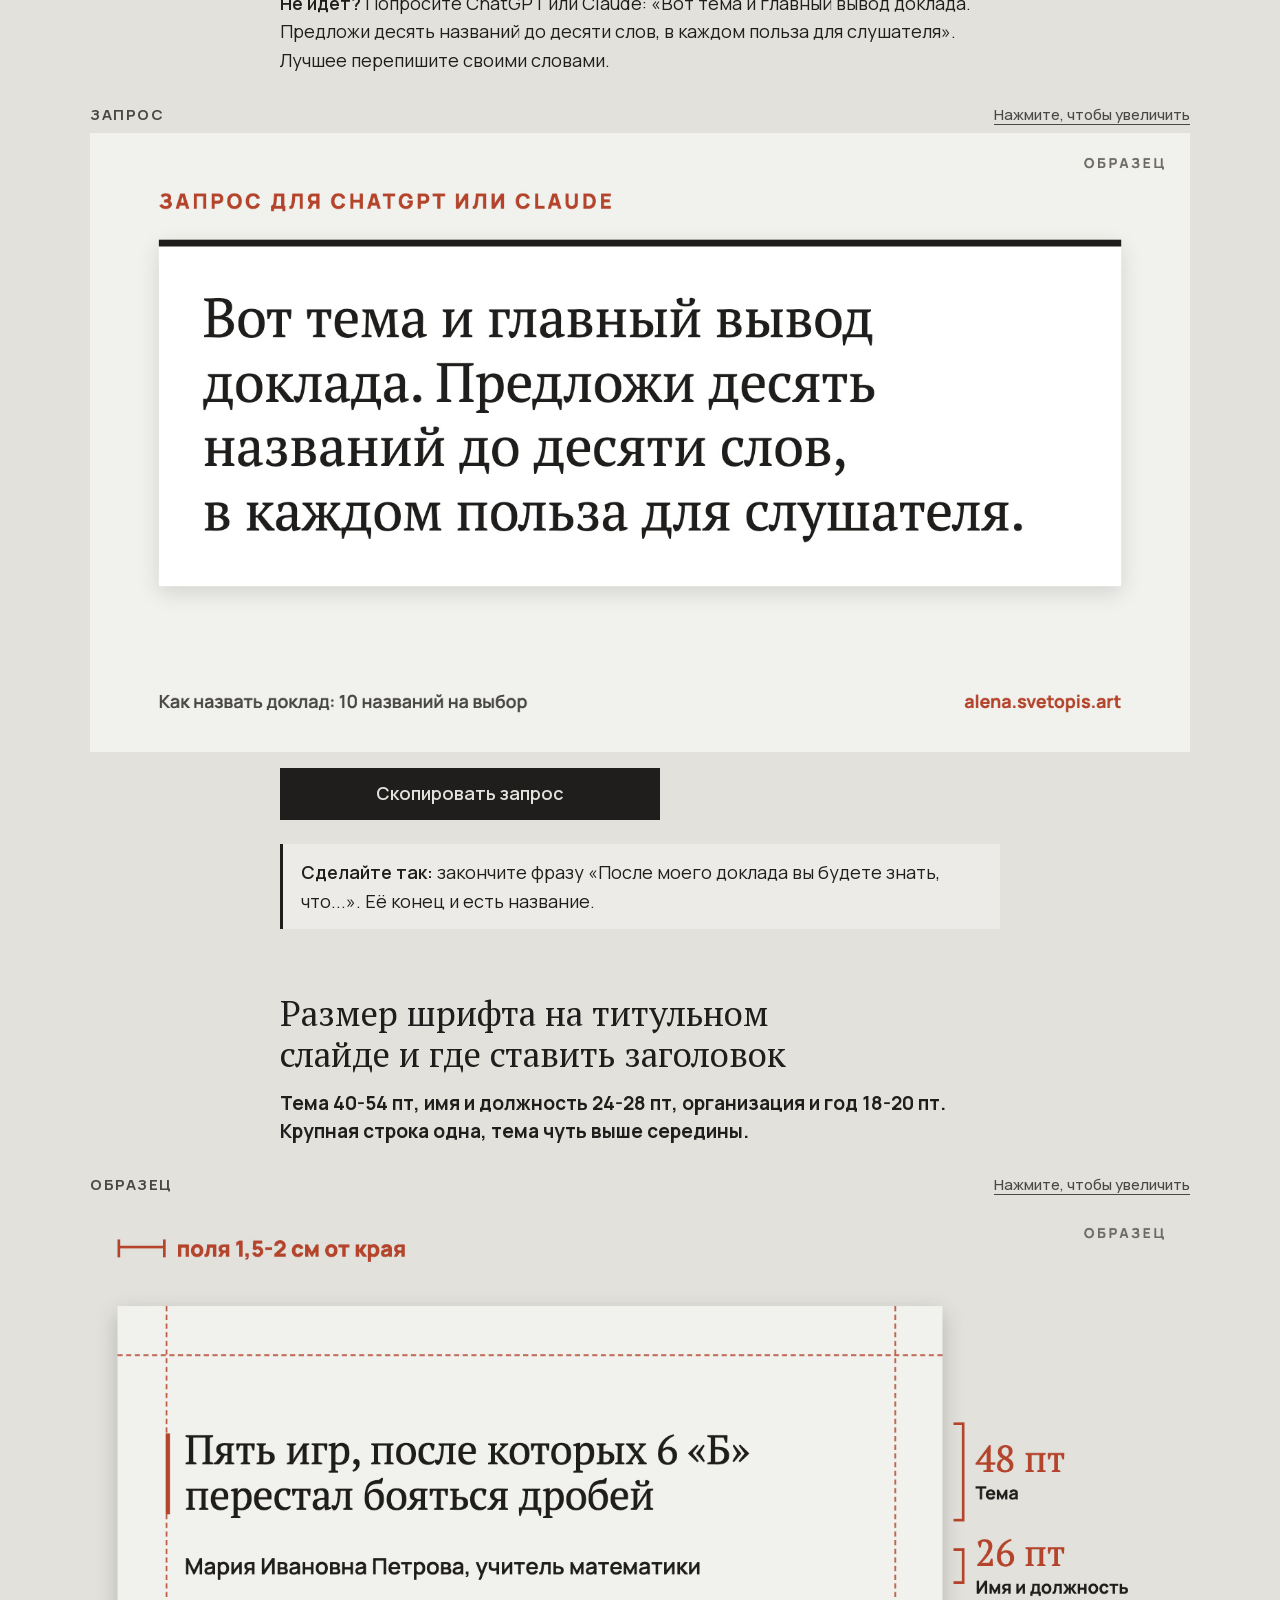
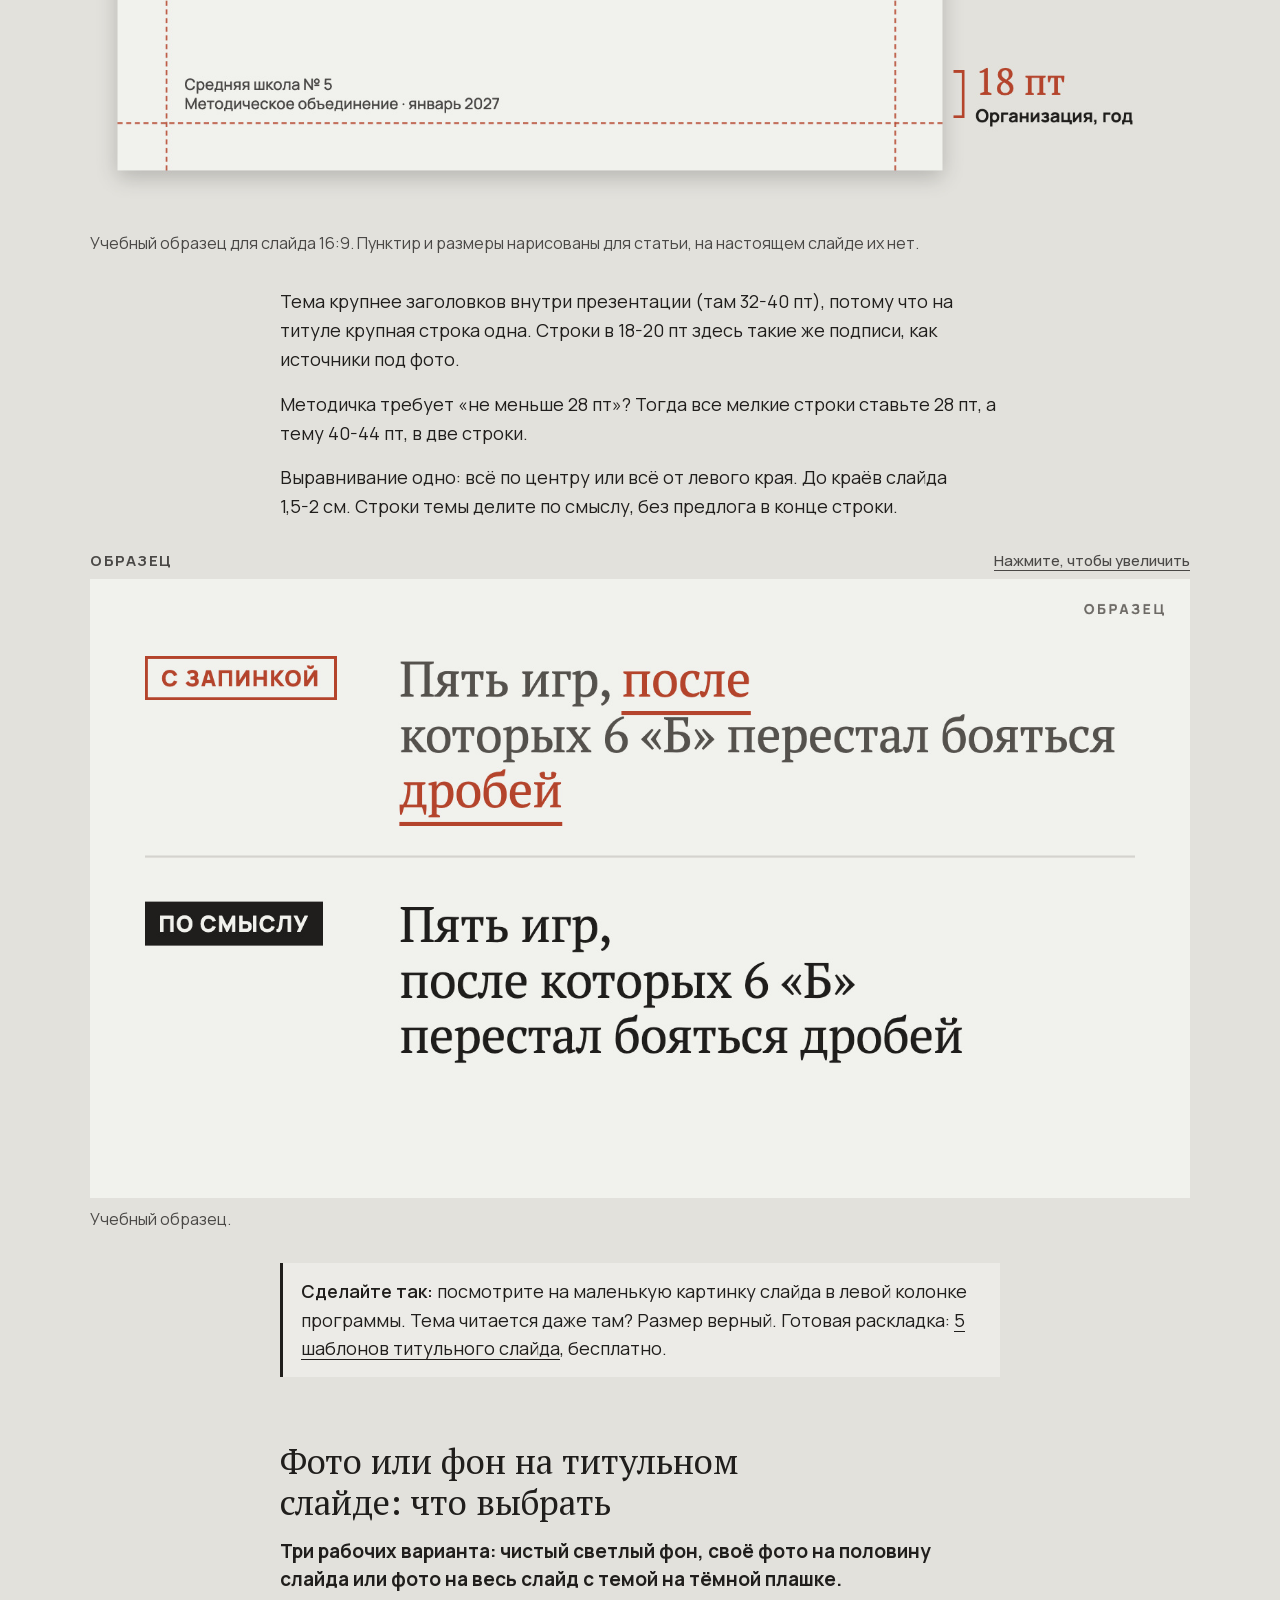
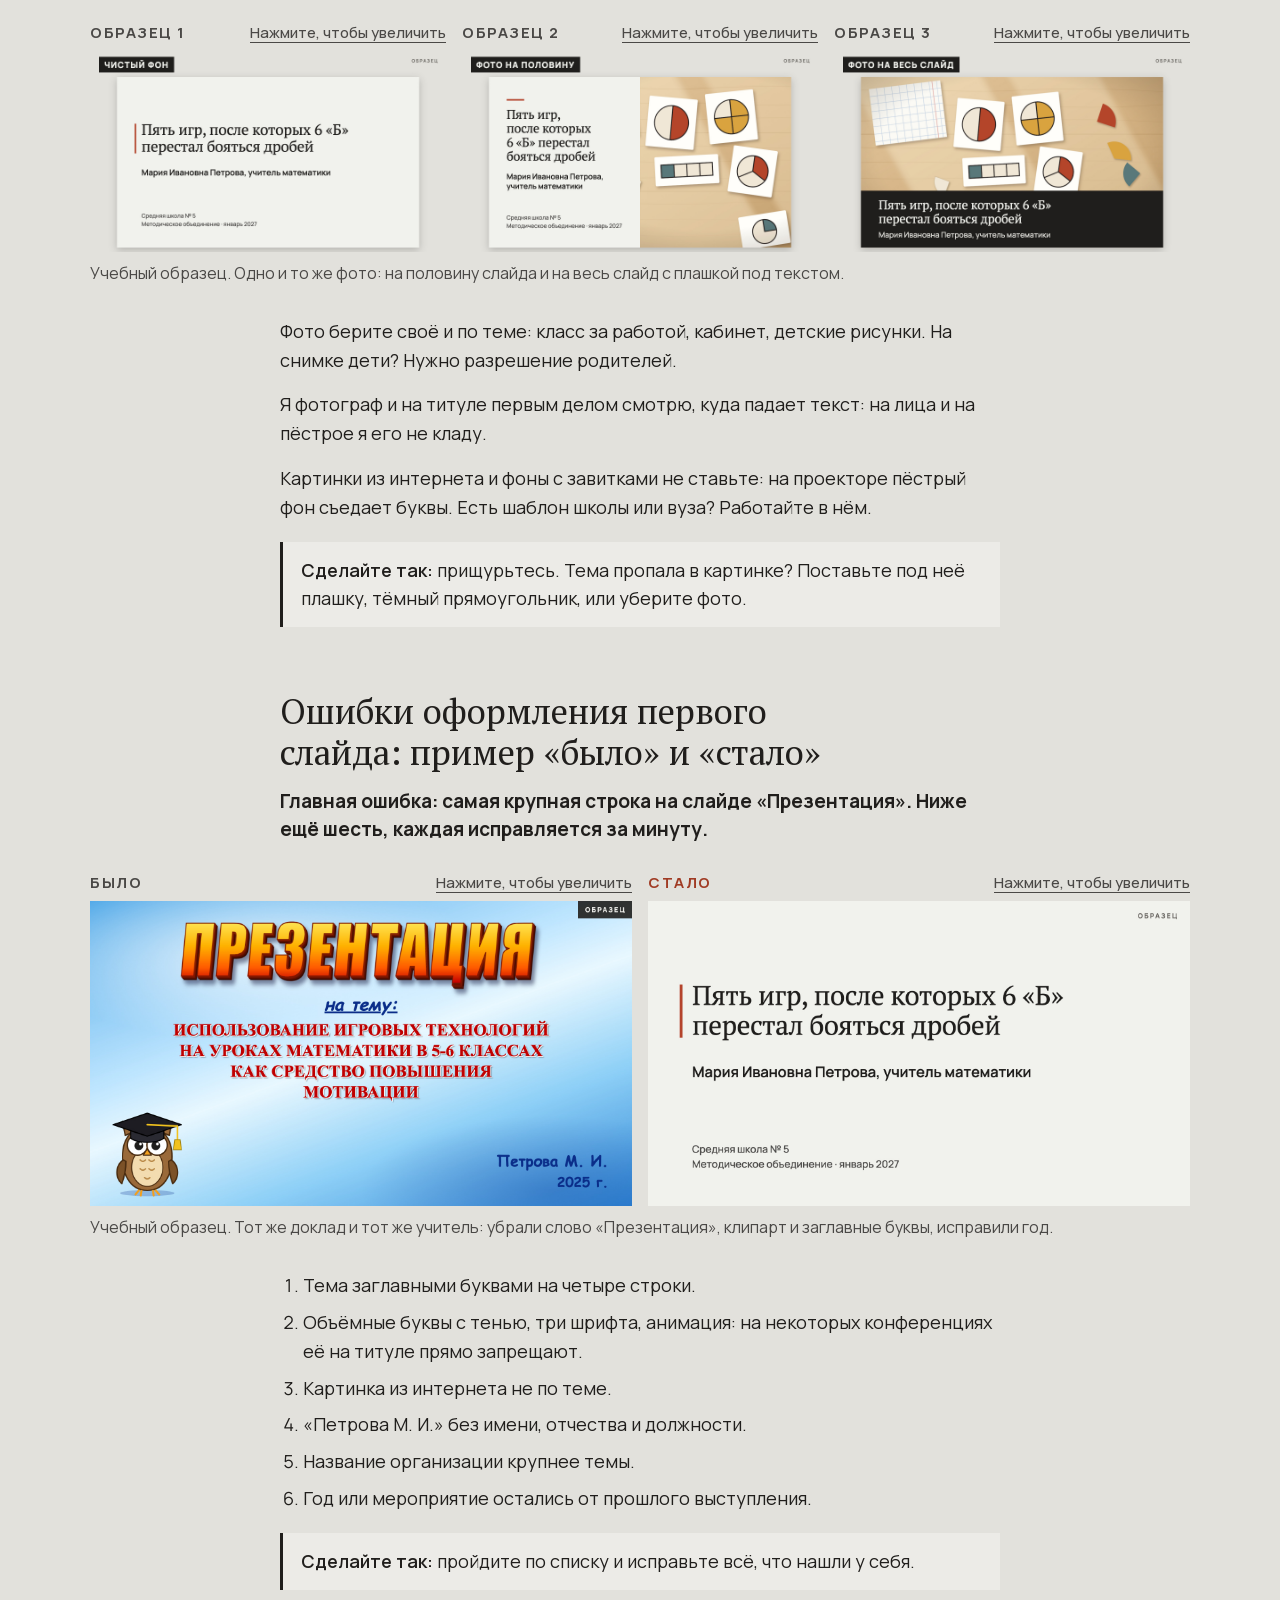
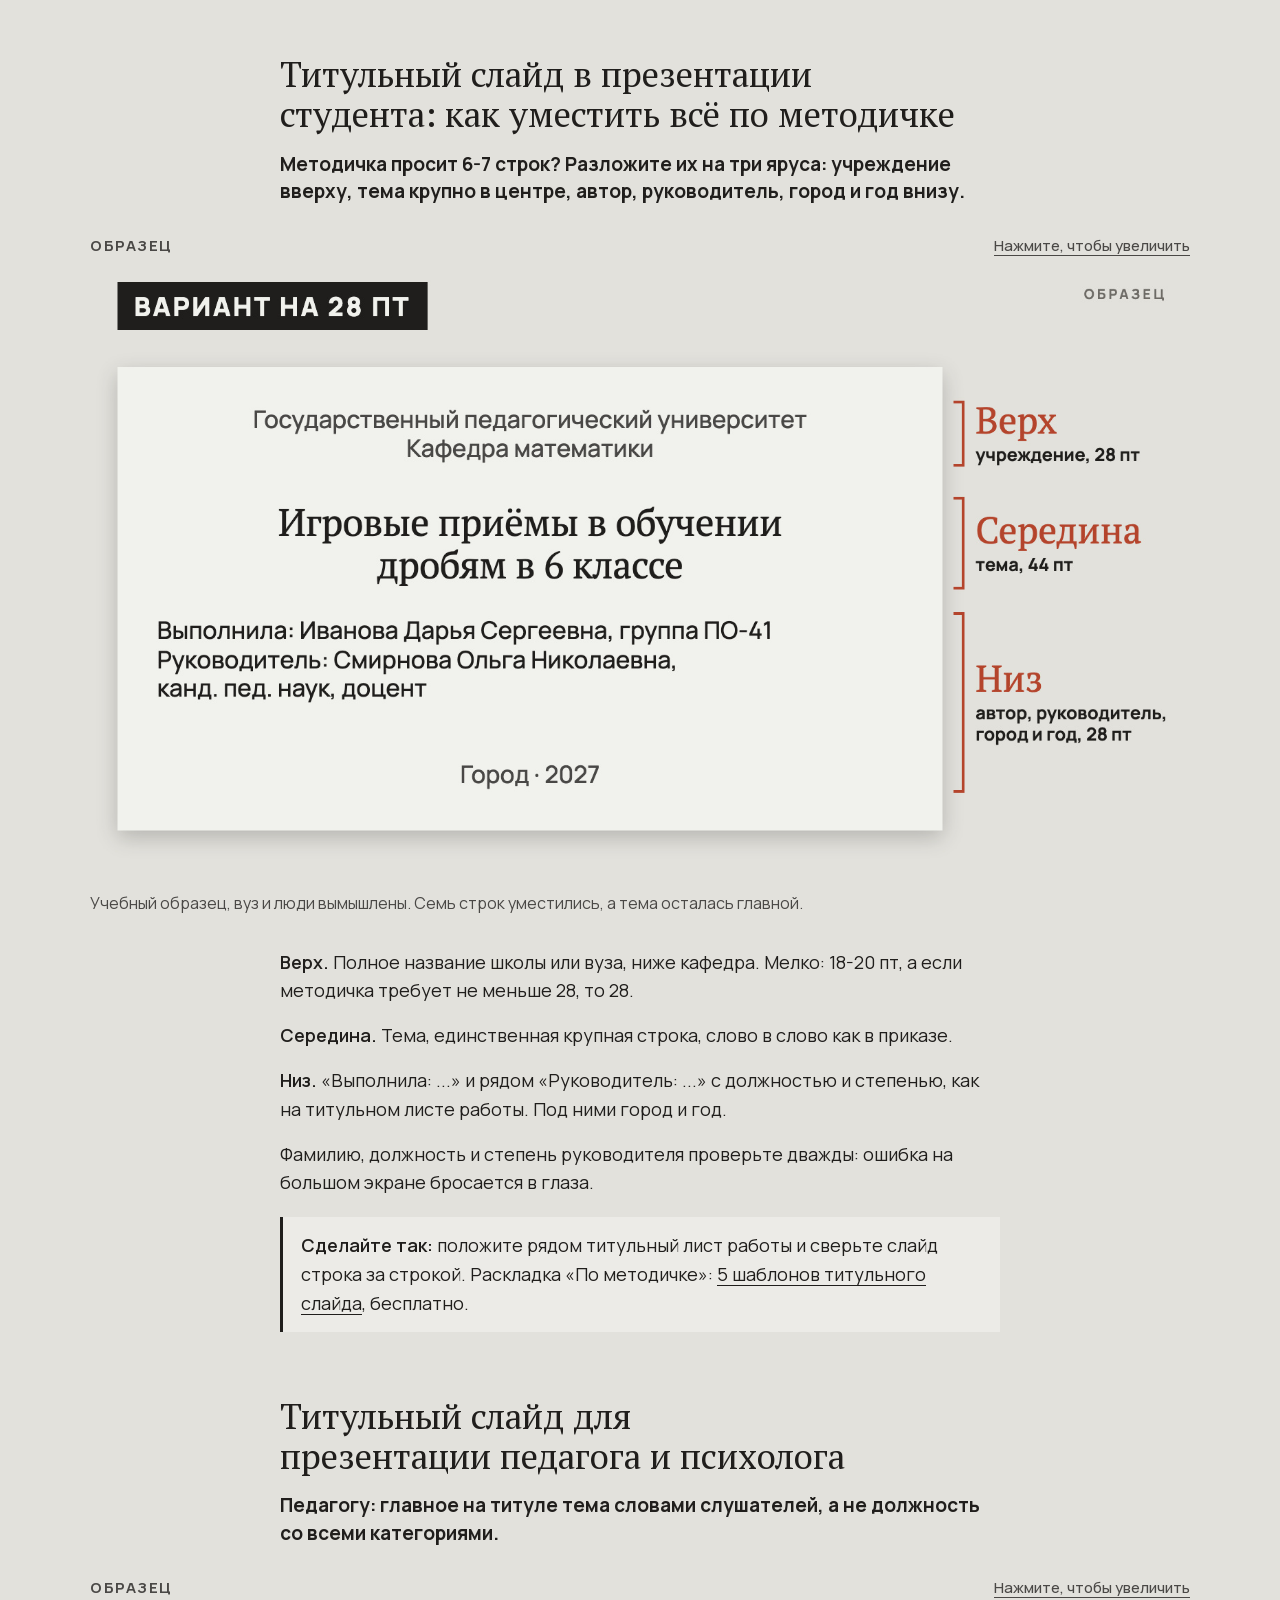
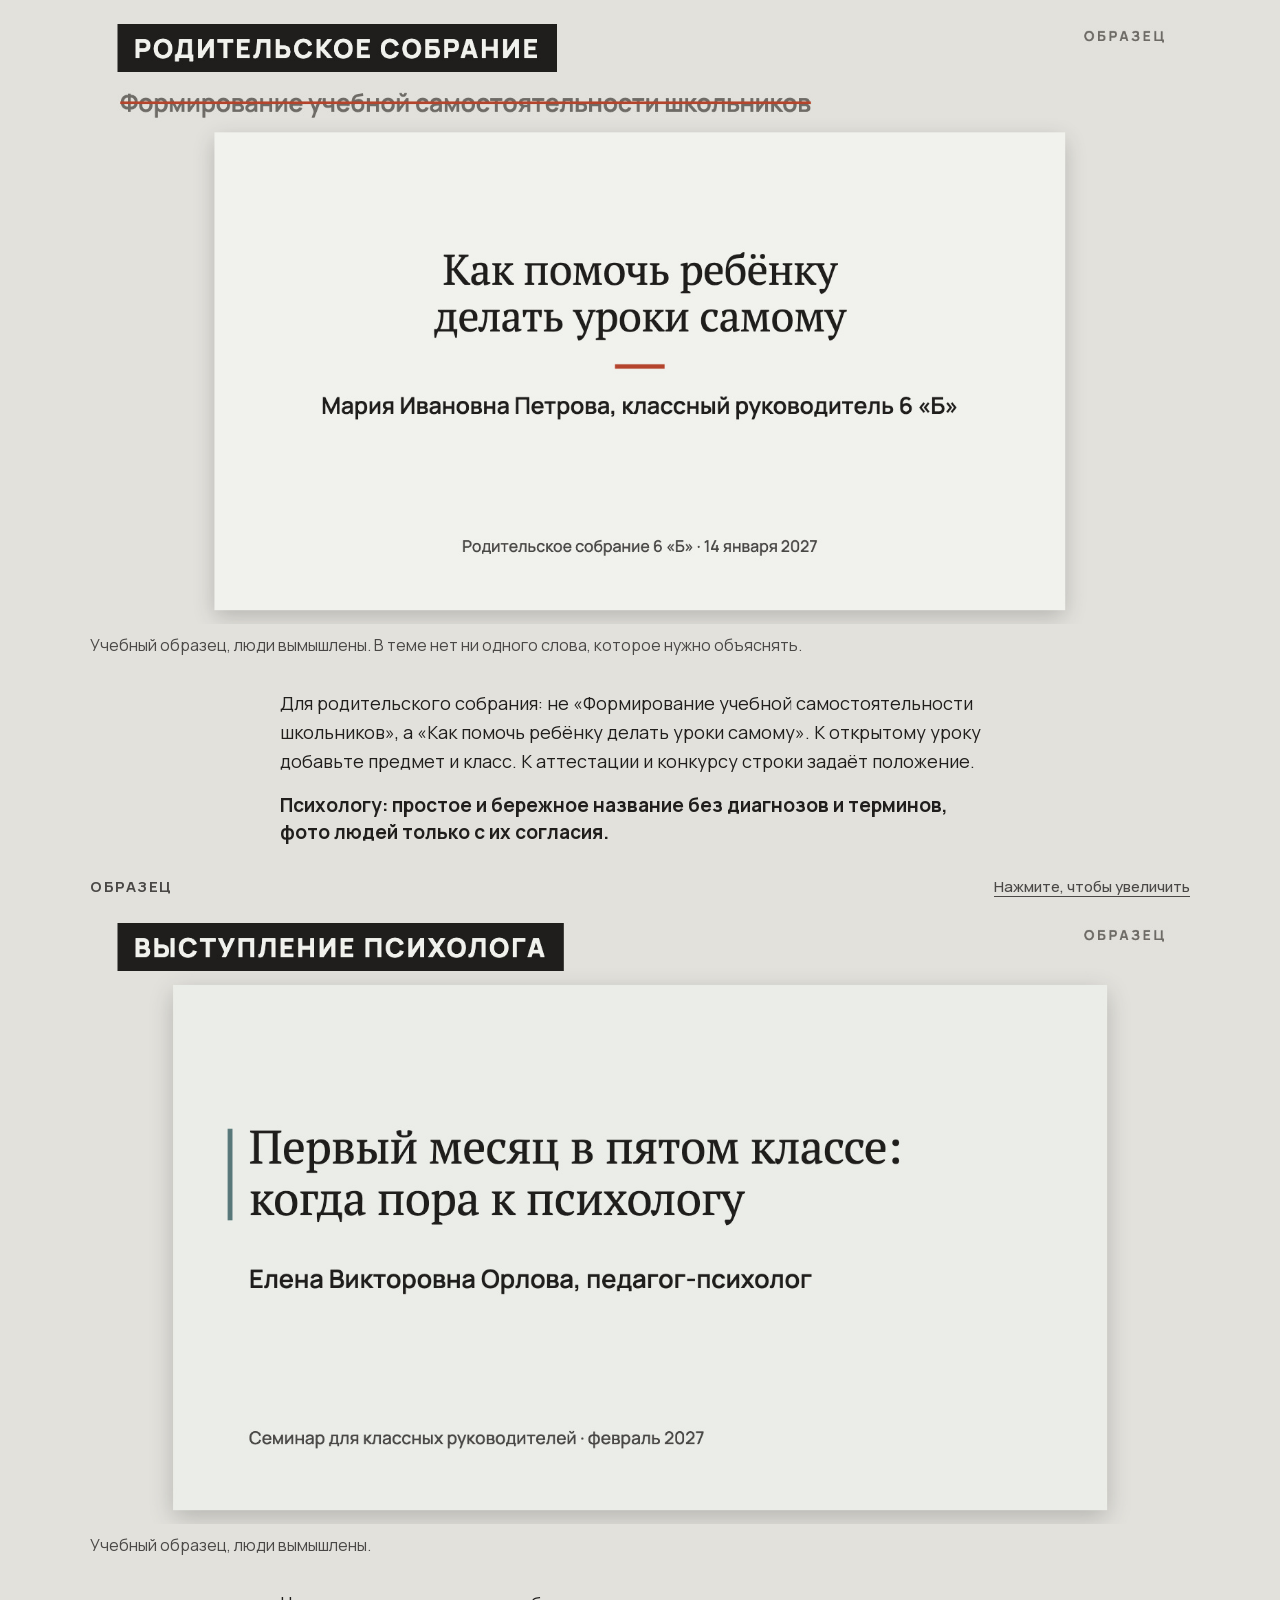
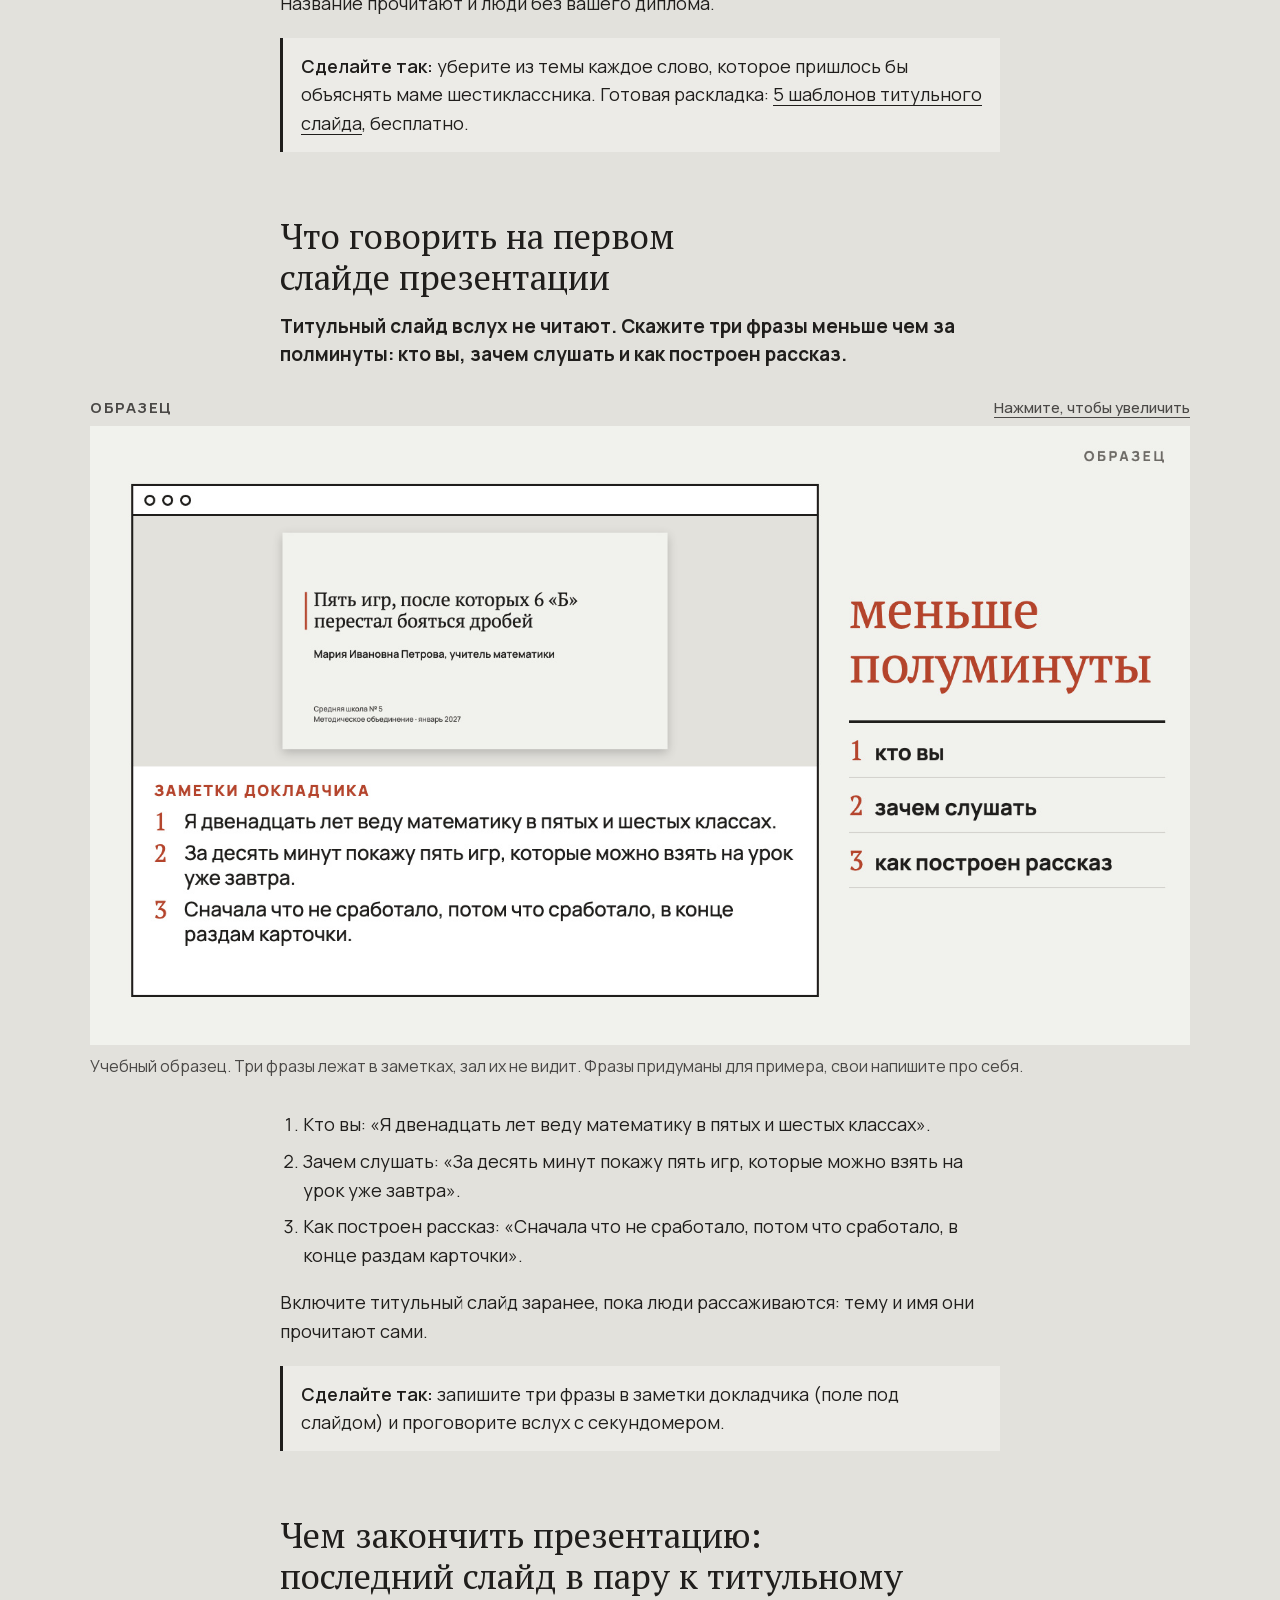
<file: razbory/titulnyy-slayd/index.html>
<!doctype html>
<html lang="ru">
<head>
<meta charset="utf-8">
<meta name="p:domain_verify" content="39e795db5b29c30ba1756705ccda25e4">
<meta name="viewport" content="width=device-width, initial-scale=1">
<title>Оформление титульного листа презентации: примеры, 5 шаблонов</title>
<meta name="description" content="Оформление титульного слайда (титульного листа) презентации: что писать на первом слайде, какой шрифт, что требуют школа и вуз. Примеры и 5 шаблонов бесплатно.">
<link rel="canonical" href="https://alena.svetopis.art/razbory/titulnyy-slayd/">
<link rel="icon" href="/assets/znak.svg" type="image/svg+xml">
<meta property="og:type" content="article">
<meta property="og:locale" content="ru_RU">
<meta property="og:site_name" content="Алёна Прасолова">
<meta property="og:title" content="Титульный слайд: как оформить первый слайд презентации">
<meta property="og:description" content="Оформление титульного слайда (титульного листа) презентации: что писать на первом слайде, какой шрифт, что требуют школа и вуз. Примеры и 5 шаблонов бесплатно.">
<meta property="og:url" content="https://alena.svetopis.art/razbory/titulnyy-slayd/">
<meta property="og:image" content="https://alena.svetopis.art/razbory/titulnyy-slayd/img/shablony-prevyu.jpg">
<meta property="og:image:width" content="1000">
<meta property="og:image:height" content="1500">
<meta property="article:published_time" content="2026-11-26">
<meta property="article:author" content="Алёна Прасолова">
<script type="application/ld+json">
{"@context":"https://schema.org","@type":"Article","headline":"Титульный слайд: как оформить первый слайд презентации","description":"Оформление титульного слайда (титульного листа) презентации: что писать на первом слайде, какой шрифт, что требуют школа и вуз. Примеры и 5 шаблонов бесплатно.","image":"https://alena.svetopis.art/razbory/titulnyy-slayd/img/shablony-prevyu.jpg","datePublished":"2026-11-26","inLanguage":"ru","author":{"@type":"Person","name":"Алёна Прасолова","url":"https://alena.svetopis.art/"},"mainEntityOfPage":"https://alena.svetopis.art/razbory/titulnyy-slayd/"}
</script>
<link rel="stylesheet" href="/razbory/razbor.css">
<style>
/* строка-ответ сразу под заголовком раздела: то, что обещает пин, ведущий на этот якорь */
.st .st__otvet{font-size:19px;line-height:1.45;margin:0 0 18px}
.st .st__otvet strong{font-weight:700}
/* блок «Ответ за 10 секунд»: пять нумерованных строк, цифры те же, что на схеме с зонами */
.st .otvet .otvet__5{list-style:none;padding:0;margin:0;counter-reset:z}
.st .otvet .otvet__5 li{counter-increment:z;display:block;position:relative;margin:0;padding:7px 0 7px 40px;border-bottom:1px solid var(--surface-2);font-size:18px;line-height:1.28}
.st .otvet .otvet__5 li::before{content:counter(z);position:absolute;left:0;top:6px;width:28px;height:28px;border-radius:50%;background:var(--accent);color:var(--on-accent);font-size:16px;font-weight:700;display:flex;align-items:center;justify-content:center}
.st .otvet .otvet__5 li b{margin:0;padding:0;white-space:normal;font-weight:700}
.st .otvet .otvet__prim{font-size:16px;line-height:1.4;color:var(--muted);margin:10px 0 2px}
/* узкий телефон: рубрика в одну строку, чтобы блок-ответ начинался не ниже 340 px */
@media (max-width:380px){.st .st__kicker{letter-spacing:.01em}}
/* диапазоны «24-28 пт» и «1,5-2 см» не рвутся на переносе строки */
.nb{white-space:nowrap}
/* «Коротко» */
.st .korotko{list-style:none;padding:0;margin:0 0 18px}
.st .korotko li{position:relative;padding-left:26px}
.st .korotko li::before{content:"";position:absolute;left:2px;top:.62em;width:10px;height:10px;background:var(--accent)}
.st .korotko-h{margin-top:40px}
/* «Сделайте так»: действие в конце раздела */
.st .tak{margin:20px 0 0;padding:14px 18px;background:var(--surface);border-left:3px solid var(--ink)}
/* картинки: строка над картинкой с подсказкой про увеличение, три картинки в ряд на широком экране */
.fig .uvel .bs__label{margin-bottom:6px}
.fig .tri{display:grid;gap:16px}
@media (min-width:900px){.fig .tri{grid-template-columns:repeat(3,1fr)}}
.st .fig+.fig{margin-top:-8px}
/* кнопка «Скопировать запрос» под карточкой запроса */
.st .kop-ryad{margin:-16px 0 24px}
.st .kop-ryad .kn{max-width:380px}
/* проверка: картинка-сохранялка и те же шесть вопросов списком */
.st .prov{display:grid;gap:20px;margin:24px 0}
.prov__f{margin:0;max-width:400px}
.prov__f img{width:100%;background:var(--ink)}
.prov__f .kn{margin-top:14px}
.st .prov ol{list-style:none;padding:0;margin:0}
.st .prov li{position:relative;padding-left:40px;margin:0 0 14px}
.st .prov li::before{content:"";position:absolute;left:0;top:.18em;width:22px;height:22px;border:2px solid var(--ink)}
.st .prov .dar__posle{margin-top:12px!important}
@media (min-width:761px){.st .prov{grid-template-columns:300px 1fr;gap:32px;align-items:start}}
@media (max-width:620px){.prov__f{max-width:none}}
/* подарок: строка-ответ во всю ширину блока, превью с увеличением, список раскладок, строка про три цвета */
.st .dar:has(.dar__prevyu)>.st__otvet{grid-column:1/-1}
.st .dar__spisok{margin:0 0 20px;padding-left:1.3em}
.st .dar__spisok li{margin:0 0 6px}
.st .dar__spisok{margin-bottom:12px}
.st .dar__cveta{margin:0 0 20px}
.dar__prevyu .uvel .bs__label{margin-bottom:6px}
@media (min-width:761px){.dar:has(.dar__prevyu)>.dar__prevyu{grid-row:3/span 4}}
/* частые вопросы открыты сразу: на них ведут пины, ответ должен быть виден без нажатия */
.faq{margin-top:56px}
.faq h2{margin-top:0}
</style>
</head>
<body>
<header class="top">
  <a class="mark" href="/razbory/" aria-label="Алёна Прасолова, все разборы">
    <svg viewBox="0 0 64 64" fill="none" aria-hidden="true"><path d="M8 50 L20 14 L32 50 M13 38 H27" stroke="currentColor" stroke-width="2.2" stroke-linecap="round" stroke-linejoin="round"/><path d="M38 50 V14 H56 V50" stroke="currentColor" stroke-width="2.2" stroke-linecap="round" stroke-linejoin="round"/><circle cx="47" cy="32" r="3.2" fill="#B4452C"/></svg>
    <span class="mark__imya">Алёна Прасолова</span>
  </a>
  <nav class="top__nav" aria-label="Разделы">
    <a class="top__link top__link--vse" href="/razbory/">Все разборы</a>
    <a class="top__link" href="#zakaz">Сделать за меня</a>
  </nav>
</header>

<main class="st" data-razbor="Титульный слайд" data-podarok="5 шаблонов титульного слайда" data-podarok-korotko="Шаблоны" data-podarok-yakor="shablony">
  <p class="st__kicker"><a href="/razbory/">Разбор</a> · первый слайд презентации</p>
  <h1 data-korotko="Титульный слайд">Титульный слайд: как оформить первый слайд презентации</h1>
  <p class="st__lead">Оформление титульного листа презентации: что писать, каким шрифтом, в каком порядке.</p>
  <a class="st__dar" href="#shablony">Внутри 5 шаблонов титульного слайда, бесплатно</a>

  <section class="otvet" id="otvet" aria-labelledby="otvet-h">
    <h2 id="otvet-h">Ответ за 10 секунд</h2>
    <p class="otvet__glav">На титульном слайде пять строк, сверху вниз:</p>
    <ol class="otvet__5">
      <li><b>Тема:</b> одна мысль до 10 слов, самая крупная строка. Под ней подзаголовок, если нужен.</li>
      <li><b>Кто выступает:</b> фамилия, имя, отчество, должность, класс или группа.</li>
      <li><b>Руководитель:</b> только для проекта и защиты, рядом с автором.</li>
      <li><b>Откуда:</b> школа, вуз, организация.</li>
      <li><b>Где и когда:</b> мероприятие, город, год, в самом низу.</li>
    </ol>
    <p class="otvet__prim">В проекте и на защите учреждение часто ставят наверх: сверьтесь с методичкой.</p>
  </section>

  <p class="st__avtor">
    <span class="st__avtor-znak" aria-hidden="true"><svg viewBox="0 0 64 64" fill="none"><path d="M8 50 L20 14 L32 50 M13 38 H27" stroke="currentColor" stroke-width="3" stroke-linecap="round" stroke-linejoin="round"/><path d="M38 50 V14 H56 V50" stroke="currentColor" stroke-width="3" stroke-linecap="round" stroke-linejoin="round"/><circle cx="47" cy="32" r="3.6" fill="#E9A48F"/></svg></span>
    <span><b>Алёна Прасолова</b>, фотограф, собираю презентации к выступлениям<br>26 ноября 2026 · 8 минут чтения</span>
  </p>

  <p>Титульный слайд часто висит на экране дольше любого другого: пока зал рассаживается и подключают ноутбук. Ниже по порядку: что писать, каким шрифтом, что требуют школа, вуз и конференция.</p>

  <h2 class="korotko-h">Коротко</h2>
  <ul class="korotko">
    <li>Крупная строка одна: тема, <span class="nb">40-54 пункта</span>. Остальные заметно мельче: <span class="nb">24-28</span> и <span class="nb">18-20 пунктов</span>.</li>
    <li>Единого ГОСТа нет: что обязательно, написано в вашей методичке.</li>
  </ul>

  <aside class="darm" aria-label="Подарок к статье">
    <img class="darm__img" src="img/shablony-prevyu-m.jpg" width="400" height="300" loading="lazy" alt="">
    <p class="darm__rub">Бесплатно</p>
    <p class="darm__t">5&nbsp;шаблонов титульного слайда для PowerPoint</p>
    <div class="darm__kn">
      <a class="kn kn--glav" href="fayly/5-shablonov-titulnogo-slayda.pdf" data-dar="pdf">Открыть PDF</a>
      <a class="darm__esche" href="#shablony">Подробнее ниже</a>
    </div>
    <p class="dar__posle" hidden>PDF открывается в этой же вкладке, вернуться к статье: кнопка «Назад». Если файл скачался, он в загрузках. Ничего не произошло? Откройте эту страницу в обычном браузере: меню с тремя точками, пункт «Открыть в браузере».</p>
  </aside>
  <a class="st__zakaz" href="#zakaz">Некогда разбираться? Пришлите текст</a>

  <h2 id="chto-pisat">Что писать на титульном слайде и в каком порядке</h2>
  <p class="st__otvet"><strong>Пять строк сверху вниз: тема, кто выступает, руководитель (для проекта и защиты), организация, мероприятие с городом и годом. Больше ничего.</strong></p>
  <figure class="fig fig--wide">
    <a class="uvel" href="img/obrazec-stroki.jpg"><span class="bs__label bs__label--do">Образец<span class="uvel__p">Нажмите, чтобы увеличить</span></span><img src="img/obrazec-stroki.jpg" width="1600" height="900" loading="lazy" data-pin-description="Титульный слайд презентации: 5 строк сверху вниз и больше ничего. Тема, кто выступает, руководитель, организация, мероприятие с городом и годом." alt="Схема титульного слайда с пятью зонами: 1 тема с подзаголовком, 2 кто выступает, 3 руководитель (только для проекта и защиты), 4 откуда, 5 где и когда"></a>
    <figcaption>Учебный образец, учитель и школа вымышлены. Пять строк и ничего лишнего.</figcaption>
  </figure>
  <p>Имя пишите полностью, с отчеством: «Мария Ивановна Петрова, учитель математики». По строке «Петрова М. И.» зал не знает, как к вам обратиться.</p>
  <p>В проекте и на защите учреждение часто стоит наверху: сверьтесь с методичкой.</p>
  <p id="ne-pisat"><strong>Чего не писать:</strong> слов «Презентация» и «Доклад на тему», цели, задач, плана, эпиграфа.</p>
  <p class="tak"><strong>Сделайте так:</strong> выпишите пять строк на листок и уберите со слайда остальное. Готовая раскладка: <a href="#shablony">5 шаблонов титульного слайда</a>, бесплатно.</p>

  <h2 id="trebovaniya">Титульный лист презентации: что требуют школа, вуз и конференция</h2>
  <p class="st__otvet"><strong>Единого ГОСТа на титульный слайд нет: состав строк задаёт ваша методичка или письмо оргкомитета. Ниже три примера из открытых требований.</strong></p>
  <p id="shkola"><strong>Школьный проект.</strong> Название проекта по центру, автор и руководитель справа внизу. Школу, класс и год добавляйте по своему положению.</p>
  <figure class="fig fig--wide">
    <a class="uvel" href="img/obrazec-shkola.jpg"><span class="bs__label bs__label--do">Образец<span class="uvel__p">Нажмите, чтобы увеличить</span></span><img src="img/obrazec-shkola.jpg" width="1600" height="900" loading="lazy" data-pin-description="Титульный слайд презентации: школьный проект. Название проекта по центру, автор и руководитель справа внизу." alt="Титульный слайд школьного проекта: вверху школа, по центру тема «Как устроен школьный двор глазами шестиклассника», справа внизу автор и руководитель, внизу год. У каждой строки подпись: учреждение, тема, автор, руководитель, год"></a>
    <figcaption>Учебный образец, люди и организации вымышлены.</figcaption>
  </figure>
  <p><strong>Курсовая и диплом.</strong> То же, что на титульном листе работы: вуз полностью, тема, ФИО студента, код и название специальности, ФИО руководителя, город, год.</p>
  <figure class="fig fig--wide">
    <a class="uvel" href="img/obrazec-vuz.jpg"><span class="bs__label bs__label--do">Образец<span class="uvel__p">Нажмите, чтобы увеличить</span></span><img src="img/obrazec-vuz.jpg" width="1600" height="900" loading="lazy" data-pin-description="Титульный слайд презентации для защиты в вузе: учреждение, тема, автор, руководитель, город и год. ГОСТа нет, порядок строк задаёт методичка." alt="Титульный слайд защиты в вузе: вверху университет и кафедра, по центру тема «Игровые приёмы в обучении дробям в 6 классе», справа внизу «Выполнила» и «Руководитель», внизу город и год. У каждой строки подпись"></a>
    <figcaption>Учебный образец, люди и организации вымышлены.</figcaption>
  </figure>
  <p><strong>Конференция.</strong> Название доклада, все авторы, организация. Докладчика иногда просят подчеркнуть, а у студентов добавить курс, направление и научного руководителя.</p>
  <figure class="fig fig--wide">
    <a class="uvel" href="img/obrazec-konferenciya.jpg"><span class="bs__label bs__label--do">Образец<span class="uvel__p">Нажмите, чтобы увеличить</span></span><img src="img/obrazec-konferenciya.jpg" width="1600" height="900" loading="lazy" data-pin-description="Титульный слайд презентации для конференции: название доклада, все авторы, докладчик подчёркнут, организация, конференция и год." alt="Титульный слайд доклада на конференции: тема «Пять игр, после которых 6 „Б“ перестал бояться дробей», строка из двух авторов, фамилия докладчика подчёркнута, ниже школа, внизу название конференции и год. У каждой строки подпись"></a>
    <figcaption>Учебные образцы, люди и организации вымышлены. Порядок строк проверьте по своей методичке.</figcaption>
  </figure>
  <p>Тему пишите слово в слово, как в приказе, заявке или программе.</p>
  <p class="tak"><strong>Сделайте так:</strong> найдите в методичке слово «титульный» и выпишите строки в том же порядке.</p>

  <h2 id="zagolovok">Как назвать доклад: заголовок первого слайда как мысль, а не рубрика</h2>
  <p class="st__otvet"><strong>Назовите доклад одной мыслью до 10 слов: что получит слушатель. Не «Игровые технологии на уроках», а «Пять игр, после которых 6 „Б“ перестал бояться дробей».</strong></p>
  <figure class="fig fig--wide">
    <div class="bs">
      <div><a class="uvel" href="img/obrazec-nazvanie-bylo.jpg"><span class="bs__label bs__label--do">Было<span class="uvel__p">Нажмите, чтобы увеличить</span></span><img src="img/obrazec-nazvanie-bylo.jpg" width="1600" height="900" loading="lazy" alt="Титульный слайд с темой-рубрикой «Игровые технологии на уроках математики», ниже имя учителя и школа"></a></div>
      <div><a class="uvel" href="img/obrazec-nazvanie-stalo.jpg"><span class="bs__label bs__label--posle">Стало<span class="uvel__p">Нажмите, чтобы увеличить</span></span><img src="img/obrazec-nazvanie-stalo.jpg" width="1600" height="900" loading="lazy" data-pin-description="Презентация для доклада: как назвать доклад одной мыслью до 10 слов. Было: рубрика. Стало: что получит слушатель." alt="Тот же слайд с темой-мыслью «Пять игр, после которых 6 „Б“ перестал бояться дробей», остальные строки те же"></a></div>
    </div>
    <figcaption>Учебный образец для выступления, где тему можно менять. Если тема утверждена приказом, наоборот: она крупно, мысль подзаголовком.</figcaption>
  </figure>
  <p>Можно и вопросом: «Почему шестиклассники боятся дробей и что с этим делать».</p>
  <p>Тему утвердили приказом? Оставьте её крупно, слово в слово, а мысль поставьте подзаголовком.</p>
  <p id="neyroset"><strong>Не идёт?</strong> Попросите ChatGPT или Claude: «Вот тема и главный вывод доклада. Предложи десять названий до десяти слов, в каждом польза для слушателя». Лучшее перепишите своими словами.</p>
  <figure class="fig fig--wide">
    <a class="uvel" href="img/obrazec-zapros.jpg"><span class="bs__label bs__label--do">Запрос<span class="uvel__p">Нажмите, чтобы увеличить</span></span><img src="img/obrazec-zapros.jpg" width="1600" height="900" loading="lazy" data-pin-description="Презентация для доклада: запрос для ChatGPT или Claude, 10 названий доклада до десяти слов, в каждом польза для слушателя." alt="Карточка с запросом для ChatGPT или Claude: «Вот тема и главный вывод доклада. Предложи десять названий до десяти слов, в каждом польза для слушателя»"></a>
  </figure>
  <p class="kop-ryad"><button class="kn kn--glav" type="button" data-kop="#zapros-nazvaniy">Скопировать запрос</button></p>
  <span id="zapros-nazvaniy" hidden>Вот тема и главный вывод доклада. Предложи десять названий до десяти слов, в каждом польза для слушателя.</span>
  <p class="tak"><strong>Сделайте так:</strong> закончите фразу «После моего доклада вы будете знать, что...». Её конец и есть название.</p>

  <h2 id="shrift">Размер шрифта на титульном слайде и где ставить заголовок</h2>
  <p class="st__otvet"><strong>Тема <span class="nb">40-54 пт</span>, имя и должность <span class="nb">24-28 пт</span>, организация и год <span class="nb">18-20 пт</span>. Крупная строка одна, тема чуть выше середины.</strong></p>
  <figure class="fig fig--wide">
    <a class="uvel" href="img/obrazec-razmery.jpg"><span class="bs__label bs__label--do">Образец<span class="uvel__p">Нажмите, чтобы увеличить</span></span><img src="img/obrazec-razmery.jpg" width="1600" height="900" loading="lazy" data-pin-description="Титульный слайд презентации: размер шрифта. Тема 40-54 пт, имя и должность 24-28 пт, организация и год 18-20 пт, поля 1,5-2 см от края." alt="Титульный слайд с пунктиром полей 1,5-2 см от края и сносками размеров: тема 48 пт, имя и должность 26 пт, организация и год 18 пт"></a>
    <figcaption>Учебный образец для слайда 16:9. Пунктир и размеры нарисованы для статьи, на настоящем слайде их нет.</figcaption>
  </figure>
  <p>Тема крупнее заголовков внутри презентации (там <span class="nb">32-40 пт</span>), потому что на титуле крупная строка одна. Строки в <span class="nb">18-20 пт</span> здесь такие же подписи, как источники под фото.</p>
  <p>Методичка требует «не меньше 28 пт»? Тогда все мелкие строки ставьте 28 пт, а тему <span class="nb">40-44 пт</span>, в две строки.</p>
  <p>Выравнивание одно: всё по центру или всё от левого края. До краёв слайда <span class="nb">1,5-2 см</span>. Строки темы делите по смыслу, без предлога в конце строки.</p>
  <figure class="fig fig--wide">
    <a class="uvel" href="img/obrazec-perenos.jpg"><span class="bs__label bs__label--do">Образец<span class="uvel__p">Нажмите, чтобы увеличить</span></span><img src="img/obrazec-perenos.jpg" width="1600" height="900" loading="lazy" alt="Одна и та же тема в три строки. С запинкой: «Пять игр, после / которых 6 „Б“ перестал бояться / дробей». По смыслу: «Пять игр, / после которых 6 „Б“ / перестал бояться дробей»"></a>
    <figcaption>Учебный образец.</figcaption>
  </figure>
  <p class="tak"><strong>Сделайте так:</strong> посмотрите на маленькую картинку слайда в левой колонке программы. Тема читается даже там? Размер верный. Готовая раскладка: <a href="#shablony">5 шаблонов титульного слайда</a>, бесплатно.</p>

  <h2 id="fon">Фото или фон на титульном слайде: что выбрать</h2>
  <p class="st__otvet"><strong>Три рабочих варианта: чистый светлый фон, своё фото на половину слайда или фото на весь слайд с темой на тёмной плашке.</strong></p>
  <figure class="fig fig--wide">
    <div class="tri">
      <div><a class="uvel" href="img/obrazec-fon-chistyy.jpg"><span class="bs__label bs__label--do">Образец 1<span class="uvel__p">Нажмите, чтобы увеличить</span></span><img src="img/obrazec-fon-chistyy.jpg" width="1600" height="900" loading="lazy" alt="Титульный слайд на чистом светлом фоне: вертикальная акцентная полоска, весь текст от левого края"></a></div>
      <div><a class="uvel" href="img/obrazec-fon-polovina.jpg"><span class="bs__label bs__label--do">Образец 2<span class="uvel__p">Нажмите, чтобы увеличить</span></span><img src="img/obrazec-fon-polovina.jpg" width="1600" height="900" loading="lazy" data-pin-description="Дизайн презентации: 3 варианта титульного слайда с фото и без. Чистый фон, фото на половину слайда, фото на весь слайд с темой на тёмной плашке." alt="Тот же титульный слайд: на одной половине текст на светлом фоне, на другой картинка во всю высоту, парта с карточками про дроби"></a></div>
      <div><a class="uvel" href="img/obrazec-fon-ves.jpg"><span class="bs__label bs__label--do">Образец 3<span class="uvel__p">Нажмите, чтобы увеличить</span></span><img src="img/obrazec-fon-ves.jpg" width="1600" height="900" loading="lazy" alt="Тот же титульный слайд: картинка на весь слайд, внизу тёмная плашка на треть высоты, на ней тема светлым и строка имени"></a></div>
    </div>
    <figcaption>Учебный образец. Одно и то же фото: на половину слайда и на весь слайд с плашкой под текстом.</figcaption>
  </figure>
  <p>Фото берите своё и по теме: класс за работой, кабинет, детские рисунки. На снимке дети? Нужно разрешение родителей.</p>
  <p>Я фотограф и на титуле первым делом смотрю, куда падает текст: на лица и на пёстрое я его не кладу.</p>
  <p>Картинки из интернета и фоны с завитками не ставьте: на проекторе пёстрый фон съедает буквы. Есть шаблон школы или вуза? Работайте в нём.</p>
  <p class="tak"><strong>Сделайте так:</strong> прищурьтесь. Тема пропала в картинке? Поставьте под неё плашку, тёмный прямоугольник, или уберите фото.</p>

  <h2 id="oshibki">Ошибки оформления первого слайда: пример «было» и «стало»</h2>
  <p class="st__otvet"><strong>Главная ошибка: самая крупная строка на слайде «Презентация». Ниже ещё шесть, каждая исправляется за минуту.</strong></p>
  <figure class="fig fig--wide">
    <div class="bs">
      <div><a class="uvel" href="img/obrazec-oshibki-bylo.jpg"><span class="bs__label bs__label--do">Было<span class="uvel__p">Нажмите, чтобы увеличить</span></span><img src="img/obrazec-oshibki-bylo.jpg" width="1600" height="900" loading="lazy" data-pin-description="Оформление презентации: главная ошибка первого слайда и ещё шесть. Самая крупная строка «Презентация», тема заглавными, клипарт, старый год." alt="Титульный слайд с ошибками: голубой фон с переливом, объёмная надпись «ПРЕЗЕНТАЦИЯ», «на тему:», длинная тема заглавными буквами, сова в шапочке выпускника в углу, «Петрова М. И.» и «2025 г.»"></a></div>
      <div><a class="uvel" href="img/obrazec-oshibki-stalo.jpg"><span class="bs__label bs__label--posle">Стало<span class="uvel__p">Нажмите, чтобы увеличить</span></span><img src="img/obrazec-oshibki-stalo.jpg" width="1600" height="900" loading="lazy" alt="Тот же доклад на чистом светлом фоне: тема «Пять игр, после которых 6 „Б“ перестал бояться дробей», имя и должность полностью, школа, мероприятие и год"></a></div>
    </div>
    <figcaption>Учебный образец. Тот же доклад и тот же учитель: убрали слово «Презентация», клипарт и заглавные буквы, исправили год.</figcaption>
  </figure>
  <ol>
    <li>Тема заглавными буквами на четыре строки.</li>
    <li>Объёмные буквы с тенью, три шрифта, анимация: на некоторых конференциях её на титуле прямо запрещают.</li>
    <li>Картинка из интернета не по теме.</li>
    <li>«Петрова М. И.» без имени, отчества и должности.</li>
    <li>Название организации крупнее темы.</li>
    <li>Год или мероприятие остались от прошлого выступления.</li>
  </ol>
  <p class="tak"><strong>Сделайте так:</strong> пройдите по списку и исправьте всё, что нашли у себя.</p>

  <h2 id="student">Титульный слайд в презентации студента: как уместить всё по методичке</h2>
  <p class="st__otvet"><strong>Методичка просит <span class="nb">6-7 строк</span>? Разложите их на три яруса: учреждение вверху, тема крупно в центре, автор, руководитель, город и год внизу.</strong></p>
  <figure class="fig fig--wide">
    <a class="uvel" href="img/obrazec-tri-yarusa.jpg"><span class="bs__label bs__label--do">Образец<span class="uvel__p">Нажмите, чтобы увеличить</span></span><img src="img/obrazec-tri-yarusa.jpg" width="1600" height="900" loading="lazy" data-pin-description="Презентация для доклада: титульный слайд студента, 7 строк в три яруса. Верх: учреждение. Середина: тема. Низ: автор, руководитель, город и год." alt="Титульный слайд защиты, где все мелкие строки набраны 28 пт, а тема 44 пт. Сбоку три скобки: верх, учреждение; середина, тема; низ, автор, руководитель, город и год"></a>
    <figcaption>Учебный образец, вуз и люди вымышлены. Семь строк уместились, а тема осталась главной.</figcaption>
  </figure>
  <p><strong>Верх.</strong> Полное название школы или вуза, ниже кафедра. Мелко: <span class="nb">18-20 пт</span>, а если методичка требует не меньше 28, то 28.</p>
  <p><strong>Середина.</strong> Тема, единственная крупная строка, слово в слово как в приказе.</p>
  <p><strong>Низ.</strong> «Выполнила: ...» и рядом «Руководитель: ...» с должностью и степенью, как на титульном листе работы. Под ними город и год.</p>
  <p>Фамилию, должность и степень руководителя проверьте дважды: ошибка на большом экране бросается в глаза.</p>
  <p class="tak"><strong>Сделайте так:</strong> положите рядом титульный лист работы и сверьте слайд строка за строкой. Раскладка «По методичке»: <a href="#shablony">5 шаблонов титульного слайда</a>, бесплатно.</p>

  <h2 id="pedagog">Титульный слайд для презентации педагога и психолога</h2>
  <p class="st__otvet"><strong>Педагогу: главное на титуле тема словами слушателей, а не должность со всеми категориями.</strong></p>
  <figure class="fig fig--wide">
    <a class="uvel" href="img/obrazec-sobranie.jpg"><span class="bs__label bs__label--do">Образец<span class="uvel__p">Нажмите, чтобы увеличить</span></span><img src="img/obrazec-sobranie.jpg" width="1600" height="900" loading="lazy" data-pin-description="Титульный слайд презентации: педагогу тема словами слушателей, а не должность. Пример к родительскому собранию." alt="Титульный слайд к родительскому собранию: тема «Как помочь ребёнку делать уроки самому», имя классного руководителя, собрание и дата. Над слайдом зачёркнута прежняя тема «Формирование учебной самостоятельности школьников»"></a>
    <figcaption>Учебный образец, люди вымышлены. В теме нет ни одного слова, которое нужно объяснять.</figcaption>
  </figure>
  <p>Для родительского собрания: не «Формирование учебной самостоятельности школьников», а «Как помочь ребёнку делать уроки самому». К открытому уроку добавьте предмет и класс. К аттестации и конкурсу строки задаёт положение.</p>
  <p class="st__otvet" id="psiholog"><strong>Психологу: простое и бережное название без диагнозов и терминов, фото людей только с их согласия.</strong></p>
  <figure class="fig fig--wide">
    <a class="uvel" href="img/obrazec-psiholog.jpg"><span class="bs__label bs__label--do">Образец<span class="uvel__p">Нажмите, чтобы увеличить</span></span><img src="img/obrazec-psiholog.jpg" width="1600" height="900" loading="lazy" data-pin-description="Титульный слайд презентации: психологу название без диагнозов и терминов. Спокойный цвет, без фото." alt="Титульный слайд выступления психолога в спокойном цвете, без фото: тема «Первый месяц в пятом классе: когда пора к психологу», имя и должность, семинар и месяц"></a>
    <figcaption>Учебный образец, люди вымышлены.</figcaption>
  </figure>
  <p>Название прочитают и люди без вашего диплома.</p>
  <p class="tak"><strong>Сделайте так:</strong> уберите из темы каждое слово, которое пришлось бы объяснять маме шестиклассника. Готовая раскладка: <a href="#shablony">5 шаблонов титульного слайда</a>, бесплатно.</p>

  <h2 id="chto-govorit">Что говорить на первом слайде презентации</h2>
  <p class="st__otvet"><strong>Титульный слайд вслух не читают. Скажите три фразы меньше чем за полминуты: кто вы, зачем слушать и как построен рассказ.</strong></p>
  <figure class="fig fig--wide">
    <a class="uvel" href="img/obrazec-zametki.jpg"><span class="bs__label bs__label--do">Образец<span class="uvel__p">Нажмите, чтобы увеличить</span></span><img src="img/obrazec-zametki.jpg" width="1600" height="900" loading="lazy" data-pin-description="Презентация для доклада: что говорить на первом слайде. Три фразы за полминуты: кто вы, зачем слушать, как построен рассказ." alt="Схема окна программы: сверху уменьшенный титульный слайд, под ним поле «Заметки докладчика» с тремя фразами под цифрами 1, 2, 3. Сбоку крупно: меньше полуминуты"></a>
    <figcaption>Учебный образец. Три фразы лежат в заметках, зал их не видит. Фразы придуманы для примера, свои напишите про себя.</figcaption>
  </figure>
  <ol>
    <li>Кто вы: «Я двенадцать лет веду математику в пятых и шестых классах».</li>
    <li>Зачем слушать: «За десять минут покажу пять игр, которые можно взять на урок уже завтра».</li>
    <li>Как построен рассказ: «Сначала что не сработало, потом что сработало, в конце раздам карточки».</li>
  </ol>
  <p>Включите титульный слайд заранее, пока люди рассаживаются: тему и имя они прочитают сами.</p>
  <p class="tak"><strong>Сделайте так:</strong> запишите три фразы в заметки докладчика (поле под слайдом) и проговорите вслух с секундомером.</p>

  <h2 id="posledniy">Чем закончить презентацию: последний слайд в пару к титульному</h2>
  <p class="st__otvet"><strong>Последний слайд делайте парой к титульному: та же раскладка, вместо темы главный вывод, ниже имя и почта.</strong></p>
  <figure class="fig fig--wide">
    <div class="bs">
      <div><a class="uvel" href="img/obrazec-para-pervyy.jpg"><span class="bs__label bs__label--do">Образец 1<span class="uvel__p">Нажмите, чтобы увеличить</span></span><img src="img/obrazec-para-pervyy.jpg" width="1600" height="900" loading="lazy" alt="Первый слайд: тема «Пять игр, после которых 6 „Б“ перестал бояться дробей», имя учителя, школа и мероприятие, всё от левого края"></a></div>
      <div><a class="uvel" href="img/obrazec-para-posledniy.jpg"><span class="bs__label bs__label--do">Образец 2<span class="uvel__p">Нажмите, чтобы увеличить</span></span><img src="img/obrazec-para-posledniy.jpg" width="1600" height="900" loading="lazy" data-pin-description="Оформление презентации: последний слайд в пару к титульному. Та же раскладка, вместо темы главный вывод, ниже имя и почта." alt="Последний слайд в той же раскладке: вместо темы вывод «Дробь перестаёт пугать, когда её можно подержать в руках», ниже имя учителя, внизу серая подсказка «ваша почта»"></a></div>
    </div>
    <figcaption>Учебный образец. Вывод придуман для примера. Раскладка одна, меняется только главная строка.</figcaption>
  </figure>
  <p>Но загляните в методичку: в некоторых прямо просят слайд «Спасибо за внимание» или повтор титульного в конце. Тогда сделайте, как просят, а вывод поставьте предпоследним.</p>
  <p>Что именно писать в трёх строках последнего слайда и что говорить в конце: разбор <a href="/razbory/posledniy-slayd/">«Последний слайд презентации: что написать вместо „Спасибо за внимание“»</a>.</p>

  <h2 id="proverka">Проверка титульного слайда перед выступлением: 6 вопросов</h2>
  <p class="st__otvet"><strong>Шесть вопросов за минуту. На все ответ «да», значит титульный слайд готов.</strong></p>
  <div class="dar prov">
    <figure class="prov__f">
      <a class="uvel" href="img/proverka-prevyu.jpg"><img src="img/proverka-prevyu.jpg" width="1000" height="1500" loading="lazy" data-pin-description="Титульный слайд презентации: проверка за минуту, 6 вопросов. Сохраните и пройдите по списку перед выступлением." alt="Картинка «Проверьте титульный слайд за минуту»: шесть вопросов с пустыми квадратами для галочек, внизу маленький образец титульного слайда"></a>
      <a class="kn kn--kontur" href="fayly/proverka-titulnogo-slayda.jpg" download data-dar="jpg">Сохранить картинку</a>
      <p class="dar__pod">Картинка 1000×1500, 296 КБ, для телефона.</p>
      <p class="dar__posle" hidden>Файл скачивается, ищите его в загрузках. Не скачался? Откройте эту страницу в обычном браузере: меню с тремя точками, пункт «Открыть в браузере».</p>
    </figure>
    <ol>
      <li>Крупная строка одна, и это тема?</li>
      <li>В теме есть мысль, а не название раздела?</li>
      <li>Имя и отчество написаны полностью?</li>
      <li>Мероприятие и год сегодняшние, а не от прошлого выступления?</li>
      <li>Текст стоит на чистом фоне или на плашке?</li>
      <li>Все строки из методички на месте?</li>
    </ol>
  </div>
  <p>Сохраните копию в PDF: на чужом ноутбуке шрифт может замениться, и тема съедет.</p>
  <p class="tak"><strong>Сделайте так:</strong> покажите слайд коллеге на три секунды и спросите, о чём доклад и кто выступает. Ответил? Готово.</p>

  <section class="dar" id="shablony">
    <h2>5 шаблонов титульного слайда для PowerPoint: скачать бесплатно</h2>
    <p class="st__otvet"><strong>Пять раскладок в трёх цветах: пример текста меняете на&nbsp;свой.</strong></p>
    <figure class="dar__prevyu">
      <a class="uvel" href="img/shablony-prevyu.jpg"><span class="bs__label"><span class="uvel__p">Нажмите, чтобы увеличить</span></span><img src="img/shablony-prevyu.jpg" width="1000" height="1500" loading="lazy" data-pin-description="Шаблон презентации: 5 титульных слайдов в 3 цветах для PowerPoint, скачать бесплатно. По центру, от левого края, фото на половину, фото на весь слайд, по методичке." alt="Мозаика из 15 титульных слайдов: пять раскладок (по центру, от левого края, фото на половину слайда, фото на весь слайд, по методичке) в трёх цветах: светлом, тёмно-синем и зелёном с песочным"></a>
    </figure>
    <ol class="dar__spisok">
      <li><strong>По центру:</strong> для педсовета и собрания.</li>
      <li><strong>От левого края:</strong> для конференции и семинара.</li>
      <li><strong>Фото на половину слайда.</strong></li>
      <li><strong>Фото на весь слайд,</strong> тема на тёмной плашке.</li>
      <li><strong>По методичке:</strong> для школьного проекта, курсовой и диплома.</li>
    </ol>
    <p class="dar__cveta">Каждая раскладка в трёх цветах: светлая, тёмно-синяя и зелёная с песочным. Всего 15 готовых слайдов. Учитель и школа на них вымышлены. В раскладке «По методичке» все строки <span class="nb">28 пт</span>.</p>
    <div class="dar__kn">
      <div>
        <a class="kn kn--glav" href="fayly/5-shablonov-titulnogo-slayda.pdf" data-dar="pdf">Открыть PDF</a>
        <p class="dar__pod">Откроется прямо на телефоне, можно листать. 16 страниц: 15 слайдов с подсказками.</p>
      </div>
      <div>
        <a class="kn kn--kontur" href="fayly/5-shablonov-titulnogo-slayda.pptx" download data-dar="pptx">Скачать для PowerPoint</a>
        <p class="dar__pod">Файл .pptx, 270 КБ, для компьютера. С телефона откройте в Google Slides, на Маке в Keynote.</p>
      </div>
      <div>
        <a class="kn kn--kontur" href="fayly/5-shablonov-titulnogo-slayda.jpg" download data-dar="jpg">Сохранить картинку</a>
        <p class="dar__pod">Картинка 1000×1500, 400 КБ, для телефона.</p>
      </div>
      <p class="dar__posle" hidden>PDF открывается в этой же вкладке, вернуться к статье: кнопка «Назад». Если файл скачался, он в загрузках. Ничего не произошло? Откройте эту страницу в обычном браузере: меню с тремя точками, пункт «Открыть в браузере».</p>
      <button class="dar__sebe" type="button" hidden>Отправить себе, чтобы открыть на компьютере</button>
    </div>
    <p class="dar__bez">Без регистрации и почты.</p>
  </section>
  <p class="most">Раскладку выбрали, а название не складывается? <a href="#zakaz">Пришлите текст доклада</a>, черновик вы увидите до оплаты.</p>

  <h2 id="keys">Как подписывали титул в настоящем докладе</h2>
  <p>Анна Комарницькая, психолог и преподаватель, готовила доклад к международному симпозиуму, до выступления оставались сутки. Подпись на титульный слайд мы не придумывали: черновик ушёл к ней вместе со списком вопросов, и среди них был «как подписать». Имя, должность и организация встали её словами.<span data-esli="prezentaciya-psihologa"> <a href="/razbory/prezentaciya-psihologa/#keys">Весь кейс по шагам</a></span></p>

  <section class="faq">
    <h2>Частые вопросы</h2>
    <details id="vopros-list" open><summary>Титульный лист и титульный слайд презентации: есть ли разница?</summary><p>Нет, они значат одно и то же: в методичках первый слайд называют и так, и так.</p></details>
    <details id="vopros-avtory" open><summary>Что писать на титульном слайде, если авторов несколько?</summary><p>Всех в одну строку через запятую, в том же порядке, что в заявке. На некоторых конференциях докладчика просят подчеркнуть.</p></details>
    <details id="vopros-nomer" open><summary>Нужен ли номер на титульном слайде?</summary><p>Обычно нет: нумерация идёт со второго слайда. В PowerPoint: «Вставка», затем «Номер слайда». В окне включите номер слайда, отметьте, что на титульном слайде он не нужен, и нажмите «Применить ко всем». В Google Slides: «Вставка», затем «Номера слайдов», галочка «Кроме титульных слайдов», кнопка «Применить».</p></details>
  </section>

  <section class="order" id="zakaz">
    <h2>Сделаю к вашему выступлению</h2>
    <p>Выступать скоро, а времени на слайды нет? Пришлите текст доклада в любом виде. Помощник (ИИ) соберёт черновик вместе с титульным слайдом, а я проверю каждый слайд своими глазами.</p>
    <p class="order__price">от 1 500 ₽ <small>презентация до 10 слайдов</small></p>
    <div class="order__kn">
      <a class="btn" id="max-btn" href="https://max.ru/se14170446_1_bot?start=pin_titul">Прислать текст и узнать цену</a>
      <a class="btn btn--tg" id="tg-btn" href="https://t.me/alena_pomoshchnik_bot?start=pin_titul">Прислать текст в Telegram</a>
    </div>
    <p class="order__small">В MAX и в Telegram отвечает бот-приёмщик. Слайды собираю и проверяю я сама.</p>
    <h3 class="order__h">Как это будет</h3>
    <ol class="order__shagi">
      <li>Нажимаете кнопку и присылаете текст.</li>
      <li>Узнаёте цену, до этого ничего не платите.</li>
      <li>Получаете черновик до оплаты. Готовая презентация за <span class="nb">1-2 дня</span>, редактируемый файл PowerPoint.</li>
    </ol>
    <div class="order__primer">
      <p class="order__primer-t">Пример первого сообщения</p>
      <p class="order__primer-s" id="primer">Здравствуйте! Выступаю на методическом объединении в четверг, 10 минут. Текст доклада пришлю следующим сообщением.</p>
      <p class="order__primer-n"><button class="order__kop" type="button" data-kop="#primer">Скопировать</button> <span>Можно написать так или просто прислать текст.</span></p>
    </div>
  </section>

  <nav class="eshche" aria-labelledby="eshche-h">
    <h2 id="eshche-h">Ещё разборы</h2>
    <ul>
      <li><a href="/razbory/posledniy-slayd/"><img src="/razbory/oblozhki/posledniy-slayd-m.jpg" width="336" height="224" loading="lazy" alt=""><span class="eshche__t"><span class="eshche__rub">Последний слайд</span>Последний слайд презентации: что написать вместо «Спасибо за внимание»</span></a></li>
      <li><a href="/razbory/pravila-oformleniya-prezentacii/"><img src="/razbory/oblozhki/pravila-oformleniya-m.jpg" width="336" height="224" loading="lazy" alt=""><span class="eshche__t"><span class="eshche__rub">Правила</span>Правила оформления презентации: 10 правил на одной странице</span></a></li>
      <li><a href="/razbory/5-shem-vmesto-abzaca/"><img src="/razbory/oblozhki/5-shem-m.jpg" width="336" height="224" loading="lazy" alt=""><span class="eshche__t"><span class="eshche__rub">Слайды с текстом</span>5 схем, в которые превращается любой абзац</span></a></li>
      <li><a href="/razbory/slaydy-s-foto/"><img src="/razbory/oblozhki/slaydy-s-foto-m.jpg" width="336" height="224" loading="lazy" alt=""><span class="eshche__t"><span class="eshche__rub">Слайды с фото</span>6 раскладок, в которых никому не режут голову</span></a></li>
      <li><a href="/razbory/prezentaciya-v-neyroseti/"><img src="/razbory/oblozhki/prezentaciya-v-neyroseti-m.jpg" width="336" height="224" loading="lazy" alt=""><span class="eshche__t"><span class="eshche__rub">Нейросеть</span>Презентация через нейросеть вышла скучной: 3 правки</span></a></li>
      <li><a href="/razbory/prezentaciya-psihologa/"><img src="/razbory/oblozhki/prezentaciya-psihologa-m.jpg" width="336" height="224" loading="lazy" alt=""><span class="eshche__t"><span class="eshche__rub">Кейс</span>Презентация психолога: 17 слайдов из реферата за сутки</span></a></li>
      <li><a href="/razbory/3-oshibki-slaydov/"><img src="/razbory/oblozhki/3-oshibki-slaydov-m.jpg" width="336" height="224" loading="lazy" alt=""><span class="eshche__t"><span class="eshche__rub">Ошибки</span>3 ошибки, из-за которых слайды трудно читать</span></a></li>
    </ul>
    <a class="eshche__vse" href="/razbory/">Все разборы</a>
  </nav>

  <p class="st__meta" style="margin-top:40px">Алёна Прасолова. Работы показаны с разрешения заказчиков.</p>
</main>
<script>
/* какой пин привёл: utm_content из адреса дописываем к метке бота (ничего не сохраняем и никуда не отправляем) */
(function(){try{var c=new URLSearchParams(location.search).get("utm_content");if(!c)return;c=c.toLowerCase().replace(/[^a-z0-9]/g,"_").slice(0,18);var a=document.getElementById("max-btn");if(a&&c)a.href="https://max.ru/se14170446_1_bot?start=pin_titul_"+c;var t=document.getElementById("tg-btn");if(t&&c)t.href="https://t.me/alena_pomoshchnik_bot?start=pin_titul_"+c;}catch(e){}})();
</script>

<footer class="foot">
  <span>Алёна Прасолова · понятные презентации, афиши и памятки</span>
  <nav><a href="/razbory/">Разборы</a><a href="/">Об авторе и других работах</a><a href="/privacy/">Политика конфиденциальности</a><a href="https://t.me/alenaprasol">Telegram</a></nav>
</footer>
<script src="/razbory/razbor.js" defer></script>
<script src="/razbory/metrika.js" defer></script>
</body>
</html>
</file>
<file: style.css>
/* Алёна Прасолова · визитка. Направление «помощник работает на глазах», палитра «Свода». */

@font-face{font-family:"Manrope";font-style:normal;font-weight:200 800;font-display:swap;src:url(fonts/manrope-cyrillic.woff2) format("woff2");unicode-range:U+0301,U+0400-045F,U+0490-0491,U+04B0-04B1,U+2116}
@font-face{font-family:"PT Serif";font-style:normal;font-weight:400;font-display:swap;src:url(fonts/PTSerif-400-cyr.woff2) format("woff2");unicode-range:U+0301,U+0400-045F,U+0490-0491,U+04B0-04B1,U+2116}
@font-face{font-family:"PT Serif";font-style:normal;font-weight:400;font-display:swap;src:url(fonts/PTSerif-400-lat.woff2) format("woff2");unicode-range:U+0000-00FF,U+0131,U+0152-0153,U+02BB-02BC,U+02C6,U+02DA,U+02DC,U+0304,U+0308,U+0329,U+2000-206F,U+20AC,U+2122,U+2191,U+2193,U+2212,U+2215,U+FEFF,U+FFFD}
@font-face{font-family:"PT Serif";font-style:italic;font-weight:400;font-display:swap;src:url(fonts/PTSerif-400i-cyr.woff2) format("woff2");unicode-range:U+0301,U+0400-045F,U+0490-0491,U+04B0-04B1,U+2116}
@font-face{font-family:"PT Serif";font-style:italic;font-weight:400;font-display:swap;src:url(fonts/PTSerif-400i-lat.woff2) format("woff2");unicode-range:U+0000-00FF,U+0131,U+0152-0153,U+02BB-02BC,U+02C6,U+02DA,U+02DC,U+0304,U+0308,U+0329,U+2000-206F,U+20AC,U+2122,U+2191,U+2193,U+2212,U+2215,U+FEFF,U+FFFD}
@font-face{font-family:"Manrope";font-style:normal;font-weight:200 800;font-display:swap;src:url(fonts/manrope-latin.woff2) format("woff2");unicode-range:U+0000-00FF,U+0131,U+0152-0153,U+02BB-02BC,U+02C6,U+02DA,U+02DC,U+0304,U+0308,U+0329,U+2000-206F,U+20AC,U+2122,U+2191,U+2193,U+2212,U+2215,U+FEFF,U+FFFD}

:root{
  --bg:#E2E1DC;          /* калька */
  --surface:#ECEBE7;     /* на ступень светлее */
  --paper:#F1F1EE;       /* самая светлая: поле, бумага */
  --surface-2:#D5D3CD;   /* на ступень темнее */
  --ink:#201E1C;         /* сажа */
  --muted:#4A4846;       /* графит для второстепенного */
  --accent:#B4452C;      /* сурик, только на главном действии */
  --on-accent:#F1F1EE;
  --step-small:14px;
  --step-body:17px;
  --step-lead:26px;
  --step-stat:clamp(1.5rem,1.2rem + 0.9vw,1.875rem);
  --step-head:clamp(1.75rem,1.4rem + 1.4vw,2.5rem);
  --step-hero:clamp(1.75rem,3.4vw,3.25rem);
  --serif:"PT Serif",Georgia,"Times New Roman",serif;
  --margin:40px;
  --gap-section:clamp(96px,14vw,200px);
  --ease:cubic-bezier(.16,1,.3,1);
  --ui-font:13px;
  --tel:#201E1C;          /* рамка телефона */
  --tel-bg:#E3E1DB;       /* фон мессенджера */
  --bub-me:#DDEFCF;       /* свои сообщения */
}
@media (max-width:760px){:root{--margin:20px}}

*{box-sizing:border-box}
html{-webkit-text-size-adjust:100%;scroll-behavior:smooth;scroll-padding-top:84px}
body{margin:0;background:var(--bg);color:var(--ink);font-family:"Manrope",system-ui,-apple-system,"Segoe UI",Arial,sans-serif;font-size:var(--step-body);line-height:1.55;font-weight:400;overflow-x:hidden}
img{display:block;max-width:100%;height:auto}
a{color:inherit;text-decoration:none}
h1,h2,h3,p,ul,ol,dl,blockquote,figure{margin:0}
ul,ol{padding:0;list-style:none}
button{font:inherit;color:inherit;background:none;border:0;padding:0;cursor:pointer}
:focus-visible{outline:2px solid var(--ink);outline-offset:3px}
::selection{background:var(--ink);color:var(--bg)}
::placeholder{opacity:1}
/* заголовки страницы набраны шрифтом «Свода», текст остаётся Manrope */
.hero__h,.zachem__h,.delo__h,.ledger__h,.melkoe__h,.kto__h,.dalshe__h{font-family:var(--serif);font-weight:400;letter-spacing:-.01em;text-wrap:balance}
.zachem__h,.delo__h,.ledger__h,.melkoe__h,.kto__h,.dalshe__h{font-size:var(--step-head);line-height:1.12}
.vh{position:absolute!important;width:1px;height:1px;overflow:hidden;clip:rect(0 0 0 0);white-space:nowrap}
.wrap{max-width:1440px;margin:0 auto;padding-inline:var(--margin)}

/* кнопки: одна форма, прямые углы */
.btn{display:inline-flex;align-items:center;justify-content:center;min-height:56px;padding:0 28px;font-weight:500;font-size:var(--step-body);line-height:1;transition:transform .14s var(--ease),background-color .18s}
.btn:active{transform:scale(.98)}
.btn--accent{background:var(--accent);color:var(--on-accent)}
.btn--accent:hover{background:#A03D26}
.btn--ink{background:var(--ink);color:var(--bg)}
.btn--ink:hover{background:#000}

/* шапка: знак слева, одно действие справа, без полосы */
.top{position:sticky;top:0;z-index:10;display:flex;justify-content:space-between;align-items:center;padding:20px var(--margin);background:var(--bg)}
.mark{display:inline-flex;align-items:center;gap:12px;font-weight:500;font-size:17px;letter-spacing:-.01em}
.mark__znak{width:30px;height:30px;color:var(--ink)}
.top__btn{min-height:44px;padding:0 18px;font-size:15px}
.top__short{display:none}
.js .top__btn{transition:opacity .3s var(--ease),transform .3s var(--ease),background-color .18s}
@media (max-width:760px){.top{padding:12px var(--margin)}.top__long{display:none}.top__short{display:inline}}
.js .top.na-pervom .top__btn{opacity:0;transform:translateY(-6px);pointer-events:none;visibility:hidden}

/* ===== первый экран: две половины тоном ===== */
.hero{display:grid;grid-template-columns:1fr 1fr;min-height:calc(100svh - 70px)}
.hero__text{display:flex;flex-direction:column;justify-content:flex-end;padding:120px var(--margin) 56px;background:var(--bg)}
.hero__h{font-size:var(--step-hero);line-height:1.08;max-width:15em}
.line{display:block;overflow:hidden;padding-bottom:.06em;margin-bottom:-.06em}
.line>span{display:block}
.hero__p{margin-top:28px;max-width:44ch;color:var(--ink)}
.hero .btn{margin-top:32px;align-self:flex-start}
.hero__stage{display:grid;place-items:center;background:var(--surface);padding:48px var(--margin)}
/* спокойная ссылка на разборы под первой кнопкой */
.hero__razbory{align-self:flex-start;display:inline-flex;align-items:center;min-height:44px;margin-top:10px;font-size:var(--step-small);color:var(--muted);text-decoration:underline;text-decoration-thickness:1px;text-underline-offset:5px}
.hero__razbory:hover{color:var(--ink)}

/* окно помощника (фрагмент интерфейса, живёт по своим правилам) */
.pom{width:min(350px,100%);height:clamp(520px,calc(100svh - 190px),660px);background:var(--tel);border-radius:48px;padding:10px;box-shadow:0 30px 60px -30px rgba(32,30,28,.55);font-size:var(--ui-font);line-height:1.35} /* taste-skill-ignore: рамка и экран телефона, фрагмент data-ui */
.pom__screen{height:100%;display:flex;flex-direction:column;background:var(--paper);border-radius:38px;overflow:hidden;position:relative}
.tel__status{display:flex;justify-content:space-between;align-items:center;flex:none;height:36px;padding:0 26px 0 30px;font-size:13px;font-weight:600;font-variant-numeric:tabular-nums;position:relative;background:var(--paper)}
.tel__island{position:absolute;left:50%;top:9px;width:86px;height:24px;margin-left:-43px;background:var(--tel);border-radius:12px}
.tel__bat{width:23px;height:11px;border:1.5px solid var(--ink);border-radius:3px;position:relative;opacity:.85} /* taste-skill-ignore: рамка и экран телефона, фрагмент data-ui */
.tel__bat::after{content:"";position:absolute;left:1.5px;top:1.5px;bottom:1.5px;width:65%;background:var(--ink);border-radius:1px}
.tel__home{display:block;flex:none;width:110px;height:4px;margin:8px auto 9px;border-radius:2px;background:var(--ink);opacity:.85}
.pom__hint{margin-top:16px;font-size:var(--step-small);color:var(--muted);text-align:center}
.pom__head{display:flex;justify-content:space-between;align-items:baseline;flex:none;padding:8px 18px 10px;border-bottom:1px solid #E4E2DC} /* taste-skill-ignore: внутри фрагмента data-ui или фокус поля */
.pom__title{font-weight:600;font-size:15px}
.pom__clock{color:var(--muted);font-variant-numeric:tabular-nums}
.pom__list{flex:1;min-height:0;overflow-y:auto;-webkit-overflow-scrolling:touch;scrollbar-width:thin;scrollbar-color:#BDBBB4 transparent;padding:6px 0;position:relative;-webkit-mask-image:linear-gradient(transparent,#000 14px,#000 calc(100% - 22px),transparent);mask-image:linear-gradient(transparent,#000 14px,#000 calc(100% - 22px),transparent)} /* taste-skill-ignore: мягкий край ленты внутри экрана телефона */
.pom__list li{border-bottom:1px solid #EEECE6} /* taste-skill-ignore: внутри фрагмента data-ui или фокус поля */
.pom__list li:last-child{border-bottom:0}
.pom__list button{display:grid;grid-template-columns:62px 1fr;gap:10px;width:100%;text-align:left;padding:9px 16px 9px 20px;align-items:start;transition:background-color .35s var(--ease),color .35s var(--ease)}
.pom__list button:hover{background:#ECEAE4}
.pom__list button:focus-visible{outline-offset:-3px}
.pom__list li.is-now button:focus-visible{outline-color:var(--bg)}
.pom__list .t{font-variant-numeric:tabular-nums;color:var(--muted);font-weight:500;line-height:1.25}
.pom__list .s{color:var(--ink)}
.pom__list li.is-now button{background:var(--ink);color:var(--bg)}
.pom__list li.is-now .t,.pom__list li.is-now .s{color:var(--bg)}
.pom__list li.is-now button::after{content:"последнее сделанное";grid-column:2;font-size:12px;opacity:.8;margin-top:-2px}
.pom__list li.is-run button{background:#D9D7D0}
.pom__list li.is-run button::after{content:"делает";grid-column:2;font-size:12px;color:var(--muted);margin-top:-2px}
.pom__list li.is-done .t{position:relative}
.pom__list li.is-done .t::before{content:"";position:absolute;left:-11px;top:4px;width:4px;height:8px;border:solid var(--accent);border-width:0 1.6px 1.6px 0;transform:rotate(45deg)} /* taste-skill-ignore: галочка внутри фрагмента data-ui */
.pom__list li.is-done.is-now .t::before{border-color:var(--bg)}
.pom__list li.is-next button{background:#ECEAE4}
.pom__list li.is-next button::after{content:"следующее";grid-column:2;font-size:12px;color:var(--muted);margin-top:-2px}
.pom__list .more{padding:0 16px 10px 92px;color:var(--muted)}
.pom__list .more a{text-decoration:underline;text-underline-offset:3px;color:var(--ink)}
.js .pom__list .more{display:none}
.js .pom__list li.is-open .more{display:block}
.pom__note{flex:none;padding:8px 18px 0;color:var(--muted);border-top:1px solid #E4E2DC;font-size:12px} /* taste-skill-ignore: внутри фрагмента data-ui */
.pom__note a{color:var(--ink);text-decoration:underline;text-underline-offset:3px}

@media (max-width:900px){
  .hero{grid-template-columns:1fr;min-height:0}
  .hero__stage{min-height:0;padding:40px var(--margin) 48px}
  .pom{width:min(100%,330px);height:560px}
  .pom__list button{grid-template-columns:54px 1fr;padding:12px 14px 12px 20px;min-height:44px}
  .pom__list .more{padding-left:84px}
  .hero__text{padding:36px var(--margin) 44px}
  .hero__h{font-size:clamp(1.5rem,6.4vw,2rem)}
  .hero__p{font-size:var(--step-body)}
}

/* ===== зачем: панель чата с заметками на полях ===== */
.zachem{padding:var(--gap-section) 0 0}
.zachem__h{max-width:14em;margin-bottom:56px}
.bands{display:flex;flex-direction:column}
.band{display:grid;grid-template-columns:minmax(0,1fr) 380px minmax(0,1fr);column-gap:40px;align-items:start}
.note{max-width:26ch;padding-top:10px}
.note--l{justify-self:end;text-align:right}
.note--r{justify-self:start;padding-top:130px}
.note h3{font-size:var(--step-body);font-weight:500;line-height:1.3;margin-bottom:6px}
.note p{font-size:var(--step-small);line-height:1.45;color:var(--muted)}
.note.is-on h3,.note:hover h3{color:var(--ink)}
.slice{background:var(--tel-bg);border-left:10px solid var(--tel);border-right:10px solid var(--tel);padding:10px 12px;font-size:var(--ui-font);line-height:1.4;min-height:240px;position:relative} /* taste-skill-ignore: рамка и экран телефона, фрагмент data-ui */
.slice--first{border-top:10px solid var(--tel);border-radius:48px 48px 0 0;padding-top:0;overflow:hidden} /* taste-skill-ignore: рамка и экран телефона, фрагмент data-ui */
.slice--first .tel__status{margin:0 -12px}
.slice--last{border-bottom:10px solid var(--tel);border-radius:0 0 48px 48px;padding-bottom:0;overflow:hidden} /* taste-skill-ignore: рамка и экран телефона, фрагмент data-ui */
.slice--last .tel__home{position:absolute;left:50%;bottom:0;margin:0 0 9px -55px}
.chat__vvod{display:flex;align-items:center;gap:8px;margin:12px -12px 0;padding:8px 12px 26px;background:var(--paper)}
.chat__vvod span{flex:1;padding:8px 14px;border-radius:18px;background:var(--tel-bg);color:var(--muted)}
.chat__vvod i{width:34px;height:34px;border-radius:50%;background:var(--tel);flex:none;position:relative}
.chat__vvod i::after{content:"";position:absolute;left:12px;top:13px;width:8px;height:8px;border:solid var(--paper);border-width:2px 2px 0 0;transform:rotate(-45deg)} /* taste-skill-ignore: рамка и экран телефона, фрагмент data-ui */
.chat__head{display:flex;align-items:center;gap:10px;padding:6px 14px 10px;margin:0 -12px 8px;background:var(--paper);font-weight:600;font-size:15px}
.chat__back{width:10px;height:10px;margin:0 2px 0 4px;border:solid var(--ink);border-width:0 0 2px 2px;transform:rotate(45deg)} /* taste-skill-ignore: рамка и экран телефона, фрагмент data-ui */
.chat__who{display:flex;flex-direction:column;line-height:1.2}
.chat__ava{width:34px;height:34px;border-radius:50%;background:var(--ink);color:var(--paper);display:grid;place-items:center;font-size:14px;font-weight:600}
.chat__st{font-weight:400;color:var(--muted);font-size:12px}
.msg{position:relative;max-width:86%;padding:8px 11px 19px;margin:6px 0;border-radius:16px 16px 16px 5px;background:#fff;box-shadow:0 1px 1px rgba(32,30,28,.1);transition:background-color .2s} /* taste-skill-ignore: рамка и экран телефона, фрагмент data-ui */
.msg p+p{margin-top:6px}
.msg--me{margin-left:auto;background:var(--bub-me);border-radius:16px 16px 5px 16px}
.js .msg.is-wait{opacity:0;transform:translateY(8px)}
.js .msg.is-show{transition:opacity .4s var(--ease),transform .4s var(--ease),background-color .2s}
.js .msg.is-typing{opacity:1;transform:none;background:transparent;box-shadow:none;transition:none}
.js .msg.is-typing::before{content:"";position:absolute;left:0;top:0;width:60px;height:34px;border-radius:16px 16px 16px 5px;background:#fff;box-shadow:0 1px 1px rgba(32,30,28,.1)} /* taste-skill-ignore: пузырёк «печатает» внутри фрагмента data-ui */
.js .msg.is-typing>*{visibility:hidden}
.js .msg.is-typing::after{content:"";position:absolute;left:16px;top:13px;width:30px;height:8px;background:radial-gradient(circle,var(--muted) 3px,transparent 3.5px) 0 0/10px 8px repeat-x;animation:nabor .9s ease-in-out infinite} /* taste-skill-ignore: три точки набора внутри фрагмента data-ui */
@keyframes nabor{0%,100%{opacity:.35}50%{opacity:1}}
.msg.is-on{background:#F3EFE6}
.msg--me.is-on{background:#CDE6BC}
.msg__t{position:absolute;right:10px;bottom:4px;font-size:12px;color:var(--muted);font-variant-numeric:tabular-nums}
.msg__fwd{display:block;font-size:12px;color:var(--muted)}
.msg__file{display:inline-block;margin-top:6px;padding:3px 8px;border:1px solid #CFCDC6;border-radius:4px;font-size:12px;background:var(--paper)} /* taste-skill-ignore: внутри фрагмента data-ui или фокус поля */
.msg__btns{display:flex;gap:6px;margin-top:8px}
.msg__btns span{flex:1;text-align:center;padding:6px 4px;border:1px solid #BDBBB4;border-radius:4px;font-size:12px;background:var(--paper)} /* taste-skill-ignore: внутри фрагмента data-ui или фокус поля */
.msg__ok{display:inline-block;margin-top:6px;padding:2px 8px;border-radius:4px;font-size:12px;background:var(--ink);color:var(--bg)}

@media (max-width:900px){
  .zachem__h{margin-bottom:32px}
  .band{grid-template-columns:1fr;row-gap:20px;margin-bottom:56px}
  .slice{grid-column:1/-1;width:100%;max-width:360px;justify-self:center;border:10px solid var(--tel);border-radius:40px;min-height:0;padding-top:12px;overflow:hidden} /* taste-skill-ignore: рамка и экран телефона, фрагмент data-ui */
  .slice--first{padding-top:0}
  .slice--last{padding-bottom:0}
  .note,.note--l,.note--r{max-width:none;padding-top:0;text-align:left;justify-self:stretch}
  .note h3{font-size:var(--step-body)}
  .note p{font-size:16px}
}

/* ===== как идёт дело: закреплённый фрагмент ===== */
.delo{padding:var(--gap-section) 0 0}
.delo__grid{display:grid;grid-template-columns:5fr 1fr 6fr;align-items:start}
.delo__h{margin-bottom:-14vh;position:relative;z-index:1}
.step{min-height:60vh;display:flex;flex-direction:column;justify-content:center;color:var(--muted);transition:color .3s}
.step.is-active{color:var(--ink)}
.step__t{font-size:var(--step-stat);font-weight:400;line-height:1.2;letter-spacing:-.015em}
.step__s{margin-top:14px;font-size:var(--step-body);max-width:38ch}
.delo__stage{grid-column:3;position:sticky;top:14vh;height:72vh;display:grid;place-items:center;background:var(--surface)}
.stage{width:min(520px,calc(100% - 48px));aspect-ratio:1;background:var(--paper);border:1px solid #CFCDC6;border-radius:6px;position:relative;font-size:15px;line-height:1.4;overflow:hidden} /* taste-skill-ignore: внутри фрагмента data-ui или фокус поля */
.state{position:absolute;inset:0;padding:28px 28px;display:flex;flex-direction:column;justify-content:center;opacity:0;visibility:hidden;transition:opacity .45s var(--ease),transform .45s var(--ease),visibility 0s .45s;transform:translateY(12px)}
.state.is-active{opacity:1;visibility:visible;transform:none;transition-delay:0s}
.no-js .state{position:static;opacity:1;visibility:visible;transform:none;padding-top:12px}
.no-js .stage{aspect-ratio:auto}
.no-js .delo__stage{height:auto;position:static}
@supports not (aspect-ratio:1){.stage{height:520px}}
.sheet{background:var(--paper)}
.sheet__h{font-weight:600;font-size:16px;margin-bottom:10px}
.sheet__rows li{display:flex;justify-content:space-between;gap:16px;min-height:44px;align-items:center;padding:6px 0;border-bottom:1px solid #E4E2DC;font-size:15px} /* taste-skill-ignore: внутри фрагмента data-ui или фокус поля */
.sheet__rows li span:last-child{color:var(--muted);text-align:right}
.sheet__rows--plan li span:last-child{color:var(--ink);max-width:58%}
.sheet__foot{margin-top:14px;color:var(--ink);font-size:14px}
.sheet__price{margin-top:16px;display:flex;gap:8px;flex-wrap:wrap}
.sheet__price span{padding:7px 10px;background:#E4E2DC;color:var(--ink);border-radius:4px;font-size:13px}
.sheet__foot b{font-weight:600}
.chat--small{background:var(--tel-bg);padding:8px 10px;border-radius:14px}
.chat--small .msg{max-width:94%;margin:5px 0}
.step__stage{display:none}

@media (max-width:900px){
  .delo__grid{grid-template-columns:1fr;display:flex;flex-direction:column}
  .delo__stage{display:none}
  .delo__h{margin:0}
  .step{min-height:0;margin-top:48px}
  .step__t{font-size:24px}
  .step__stage{display:block;margin-top:20px;background:var(--paper);border:1px solid #CFCDC6;border-radius:6px;padding:16px;font-size:var(--ui-font);line-height:1.4} /* taste-skill-ignore: фрагмент data-ui */
}

/* ===== авторские сайты: книга работ ===== */
.sayty{padding:var(--gap-section) 0 0;position:relative}
.ledger{position:relative;width:600px;max-width:calc(100% - 2 * var(--margin));margin-left:20vw}
.ledger__sub{margin:12px 0 32px;max-width:40ch}
.ledger__rows li a{display:grid;grid-template-columns:38% 1fr auto;column-gap:20px;align-items:center;min-height:44px;transition:color .18s}
.ledger__rows .n{font-size:var(--step-body);font-weight:500;color:var(--ink)}
.ledger__rows .k{font-size:var(--step-small);color:var(--muted)}
.ledger__rows .y{font-size:var(--step-small);color:var(--muted);font-variant-numeric:tabular-nums}
.ledger__rows li.is-current .k,.ledger__rows li.is-current .y{color:var(--ink)}
.ledger__rows li a:hover .n{text-decoration:underline;text-underline-offset:4px}
.ledger__mob{display:none}
.ledger__gallery{position:absolute;left:calc(100% + 56px);top:0;width:min(560px,calc(80vw - 656px - var(--margin)));display:grid;grid-template-columns:1fr 1fr;gap:12px}
.ledger__gallery span{display:block;aspect-ratio:4/3;overflow:hidden;background:var(--surface-2);transition:transform .3s var(--ease)}
.ledger__gallery img{width:100%;height:100%;object-fit:cover;object-position:top}
.ledger__gallery span.is-current{transform:scale(1.04)}
@media (max-width:1180px){.ledger__gallery{display:none}}
@media (max-width:900px){
  .ledger{width:auto;max-width:none;margin:0 var(--margin)}
  .ledger__rows li a{grid-template-columns:1fr auto;grid-template-areas:"n n" "k y";min-height:52px;padding:8px 0;column-gap:12px}
  .ledger__rows .y{font-size:13px;align-self:end}
  .ledger__rows .n{grid-area:n}.ledger__rows .y{grid-area:y}.ledger__rows .k{grid-area:k}
  .ledger__rows li:nth-child(-n+3) .ledger__mob{display:block;width:100%;aspect-ratio:16/10;object-fit:cover;object-position:top;margin:20px 0 4px}
}

/* ===== мелкое: список в две стороны ===== */
.melkoe{padding:120px 0 0}
.col{width:520px;max-width:calc(100% - 2 * var(--margin));margin-left:22vw}
.melkoe__h{margin-bottom:32px}
.rows li{display:grid;grid-template-columns:1fr auto;column-gap:16px;align-items:start;min-height:38px;padding:6px 0}
.rows .n{font-size:var(--step-body);color:var(--ink);line-height:1.4}
.rows .v{font-size:var(--step-small);color:var(--muted);font-variant-numeric:tabular-nums;padding-top:4px;white-space:nowrap}
.melkoe__p{margin-top:40px;max-width:40ch}
.melkoe .btn{margin-top:24px}
/* блок-ссылка на разборы */
.melkoe__razbory{display:block;position:relative;margin-top:56px;padding:22px 44px 24px 0;border-top:1px solid var(--ink);border-bottom:1px solid var(--ink)}
.melkoe__razbory::after{content:"→";position:absolute;right:2px;top:50%;transform:translateY(-50%);font-size:24px;line-height:1;transition:transform .18s var(--ease)}
.melkoe__razbory:hover::after{transform:translate(6px,-50%)}
.melkoe__razbory-n{display:block;font-size:13px;letter-spacing:.08em;text-transform:uppercase;font-weight:600;color:var(--accent);margin-bottom:8px}
.melkoe__razbory-t{display:block;font-family:var(--serif);font-size:26px;line-height:1.15}
.melkoe__razbory-p{display:block;margin-top:8px;font-size:var(--step-small);line-height:1.45;color:var(--muted)}
@media (max-width:900px){
  .col{width:auto;max-width:none;margin:0 var(--margin)}
  .rows li{grid-template-columns:1fr;min-height:44px}
  .rows .v{padding-top:0;white-space:normal}
}

/* ===== кто это делает ===== */
.kto{padding:140px var(--margin) 0}
.kto__h,.kto__p{max-width:720px;margin-left:33vw}
.kto__p{margin-top:20px;font-size:var(--step-lead);line-height:1.35;font-weight:400}
@media (max-width:900px){.kto{padding-top:96px}.kto__h,.kto__p{margin-left:0}.kto__p{font-size:21px}}

/* ===== слово настоятеля: одно письмо ===== */
.slovo{padding:140px var(--margin) 0}
.letter{max-width:720px;margin-left:33vw}
.letter__lead{font-family:var(--serif);font-style:italic;font-size:var(--step-stat);font-weight:400;line-height:1.35}
.letter__sign{margin-top:40px;font-size:var(--step-body);display:flex;flex-direction:column;gap:2px}
.letter__sign span:last-child{color:var(--muted)}
.slovo__fakt{max-width:720px;margin:40px 0 0 33vw}
.slovo__door{max-width:720px;margin:56px 0 0 33vw;color:var(--ink)}
.slovo__door a{text-decoration:underline;text-underline-offset:4px;text-decoration-thickness:1px}
@media (max-width:900px){.letter,.slovo__door,.slovo__fakt{margin-left:0}.letter__lead{font-size:21px}.slovo__door{margin-top:48px}}

/* ===== написать: одно поле ===== */
.napisat{padding:160px var(--margin) 140px;background:var(--surface);margin-top:140px}
.ask{width:520px;max-width:100%;margin-left:33vw}
.ask__prompt{display:flex;flex-direction:column;font-size:var(--step-stat);font-weight:500;line-height:1.3}
.ask__soft{color:var(--muted)}
.ask__field{position:relative;margin-top:28px}
.ask__field input{width:100%;height:64px;padding:0 72px 0 20px;border:0;background:var(--paper);color:var(--ink);font:inherit;font-size:var(--step-body);border-radius:0;-webkit-appearance:none}
.ask__field input::placeholder{color:#65635F}
.ask__field input:focus{outline:0;box-shadow:inset 0 0 0 2px var(--accent)} /* taste-skill-ignore: внутри фрагмента data-ui или фокус поля */
.ask__field button{position:absolute;right:8px;top:8px;width:48px;height:48px;display:grid;place-items:center;background:var(--ink);color:var(--bg);transition:transform .14s var(--ease)}
.ask__field button svg{width:22px;height:22px}
.ask__field button:active{transform:scale(.94)}
.ask__hint{margin-top:16px;font-size:var(--step-small);color:var(--muted)}
.ask__hint a{color:var(--ink);text-decoration:underline;text-underline-offset:3px}
.kontakty{width:520px;max-width:100%;margin:72px 0 0 33vw;display:flex;flex-direction:column;gap:12px}
.kontakty div{display:grid;grid-template-columns:170px 1fr;font-size:var(--step-body)}
.kontakty dt{color:var(--muted)}
.kontakty dd{margin:0}
.kontakty a:hover{text-decoration:underline;text-underline-offset:4px}
@media (max-width:900px){
  .napisat{padding:96px var(--margin) 80px;margin-top:96px}
  .ask,.kontakty{margin-left:0}
  .ask__prompt{font-size:24px}
  .ask__field input{height:60px}
  .ask__field button{top:6px;width:48px;height:48px}
  .kontakty div{grid-template-columns:1fr;gap:2px;margin-bottom:8px}
  .kontakty dd a{display:inline-block;padding:6px 0}
}

/* ===== подвал: одна тихая строка ===== */
.foot{display:grid;grid-template-columns:1fr auto 1fr;align-items:baseline;padding:18svh var(--margin) 30px;font-size:var(--step-small);color:var(--muted)}
.foot__c{display:flex;gap:24px;justify-content:center}
.foot__c a{color:var(--ink)}
.foot__c a:hover{text-decoration:underline;text-underline-offset:4px}
.foot__r{text-align:right}
@media (max-width:760px){
  .foot{grid-template-columns:1fr;gap:8px;padding:14svh var(--margin) 24px}
  .foot__c{justify-content:flex-start;flex-wrap:wrap;gap:4px 20px}
  .foot__c a{display:inline-block;padding:10px 0}
  .foot__r{text-align:left}
}


/* ===== фото мира Алёны ===== */
.dalshe{margin-top:var(--gap-section);background:var(--ink);color:var(--paper);padding:clamp(80px,11vw,152px) var(--margin)}
.dalshe__in{max-width:640px;margin-left:33vw}
.dalshe__p{margin-top:20px;max-width:44ch;color:#D6D6D2}
.dalshe .btn{margin-top:36px}
.dalshe .btn:focus-visible{outline-color:var(--paper)}
@media (max-width:900px){.dalshe__in{margin-left:0}}
.slovo{position:relative}
.foto--letter{position:absolute;left:var(--margin);top:160px;width:min(300px,calc(33vw - var(--margin) - 48px));aspect-ratio:4/5;overflow:hidden;background:var(--surface-2)}
.foto--letter img{width:100%;height:100%;object-fit:cover}
@media (max-width:900px){.foto--letter{position:static;width:min(100%,320px);margin:0 0 32px}}

/* ===== движение ===== */
.js .line>span{transform:translateY(110%);transition:transform .9s var(--ease)}
.js .line:nth-child(2)>span{transition-delay:.11s}
.js .hero.in .line>span{transform:none}
.js [data-rise]{opacity:0;transform:translateY(22px);transition:opacity .7s var(--ease),transform .7s var(--ease);transition-delay:calc(var(--i,0) * 75ms)}
.js [data-rise].in{opacity:1;transform:none}
.js [data-rise].is-done{transition-delay:0s}
.js .btn[data-rise].is-done{transition:transform .14s var(--ease),background-color .18s}
.js .hero [data-rise]{transition-delay:calc(.25s + var(--i,0) * 90ms)}
@media (prefers-reduced-motion:reduce){
  html{scroll-behavior:auto}
  .js .line>span,.js [data-rise]{transition:none;transform:none;opacity:1}
  .state{transition:none}
  .btn,.ask__field button{transition:none}
  .js .msg.is-wait{opacity:1;transform:none}
  .js .msg.is-typing::after{animation:none}
  .js .top__btn{transition:none}
}
</file>
<file: razbory/razbor.css>
/* Разборы на alena.svetopis.art: страницы, на которые ведут пины Pinterest. Палитра и шрифты визитки («Свод»). */

@font-face{font-family:"Manrope";font-style:normal;font-weight:200 800;font-display:swap;src:url(/fonts/manrope-cyrillic.woff2) format("woff2");unicode-range:U+0301,U+0400-045F,U+0490-0491,U+04B0-04B1,U+2116}
@font-face{font-family:"Manrope";font-style:normal;font-weight:200 800;font-display:swap;src:url(/fonts/manrope-latin.woff2) format("woff2");unicode-range:U+0000-00FF,U+0131,U+0152-0153,U+02BB-02BC,U+02C6,U+02DA,U+02DC,U+0304,U+0308,U+0329,U+2000-206F,U+20AC,U+2122,U+2191,U+2193,U+2212,U+2215,U+FEFF,U+FFFD}
@font-face{font-family:"PT Serif";font-style:normal;font-weight:400;font-display:swap;src:url(/fonts/PTSerif-400-cyr.woff2) format("woff2");unicode-range:U+0301,U+0400-045F,U+0490-0491,U+04B0-04B1,U+2116}
@font-face{font-family:"PT Serif";font-style:normal;font-weight:400;font-display:swap;src:url(/fonts/PTSerif-400-lat.woff2) format("woff2");unicode-range:U+0000-00FF,U+0131,U+0152-0153,U+02BB-02BC,U+02C6,U+02DA,U+02DC,U+0304,U+0308,U+0329,U+2000-206F,U+20AC,U+2122,U+2191,U+2193,U+2212,U+2215,U+FEFF,U+FFFD}
@font-face{font-family:"PT Serif";font-style:italic;font-weight:400;font-display:swap;src:url(/fonts/PTSerif-400i-cyr.woff2) format("woff2");unicode-range:U+0301,U+0400-045F,U+0490-0491,U+04B0-04B1,U+2116}

:root{
  --bg:#E2E1DC; --surface:#ECEBE7; --paper:#F1F1EE; --surface-2:#D5D3CD;
  --ink:#201E1C; --muted:#4A4846; --accent:#B4452C; --accent-t:#A03B24; --on-accent:#F1F1EE;
  --serif:"PT Serif",Georgia,"Times New Roman",serif;
  --margin:40px; --text:720px;
}
/* --accent-t: тот же красный чуть темнее, только для мелкого текста на светлом (контраст от 5,1 вместо 4,19) */
@media (max-width:760px){:root{--margin:20px}}

*{box-sizing:border-box}
html{-webkit-text-size-adjust:100%}
body{margin:0;background:var(--bg);color:var(--ink);font-family:"Manrope",system-ui,-apple-system,"Segoe UI",Arial,sans-serif;font-size:18px;line-height:1.6;overflow-x:hidden}
img{display:block;max-width:100%;height:auto}
a{color:inherit}
:focus-visible{outline:2px solid var(--ink);outline-offset:3px}
::selection{background:var(--ink);color:var(--bg)}

/* шапка и подвал как у визитки */
.top{display:flex;justify-content:space-between;align-items:center;gap:16px;padding:14px var(--margin)}
.mark{display:inline-flex;align-items:center;gap:12px;min-height:48px;font-weight:500;font-size:17px;text-decoration:none;white-space:nowrap}
.mark svg{width:30px;height:30px;flex:none}
.top__nav{display:flex;align-items:center;gap:28px}
.top__link{display:inline-flex;align-items:center;min-height:48px;font-size:15px;white-space:nowrap;text-decoration:underline;text-decoration-thickness:1px;text-underline-offset:5px}
.top__link--vse{text-decoration:none}
.top__link--vse:hover{text-decoration:underline;text-decoration-thickness:1px}
/* телефон: шапка 52 px в одну строку и на 360; имя уходит в строку автора, рядом со знаком «Все разборы» */
@media (max-width:560px){
  .top{height:52px;padding:0 var(--margin);gap:10px}
  .mark{font-size:15px;gap:8px}
  .mark svg{width:26px;height:26px}
  .mark__imya{display:none}
  .top__nav{flex:1;justify-content:space-between;gap:10px}
  .top__link{font-size:15px}
}
.foot{display:flex;flex-wrap:wrap;gap:12px 24px;justify-content:space-between;padding:80px var(--margin) 30px;font-size:15px;color:var(--muted)}
.foot nav{display:flex;flex-wrap:wrap;gap:0 24px}
.foot a{color:var(--ink);display:inline-flex;align-items:center;min-height:48px}
.foot>span{display:inline-flex;align-items:center;min-height:48px}

/* статья */
.st{max-width:calc(var(--text) + 2*var(--margin));margin:0 auto;padding:24px var(--margin) 0}
.st__kicker{font-size:15px;letter-spacing:.08em;text-transform:uppercase;color:var(--accent-t);font-weight:600;margin:0 0 14px}
.st h1{font-family:var(--serif);font-weight:400;font-size:clamp(2rem,1.4rem + 2.6vw,3.25rem);line-height:1.1;letter-spacing:-.01em;margin:0 0 18px;text-wrap:balance}
.st__lead{font-size:clamp(1.15rem,1rem + .5vw,1.35rem);line-height:1.5;margin:0 0 18px}
.st__meta{font-size:15px;color:var(--muted);margin:0 0 32px}
.st__kicker a{text-decoration:none}
.st__kicker a:hover{text-decoration:underline;text-underline-offset:4px}
.st__kicker a{padding:16px 0}
/* строка-ссылка на подарок под лидом: вся строка нажимается, 48 px */
.st__dar{display:flex;align-items:center;gap:10px;min-height:48px;margin:0 0 20px;padding:6px 14px;background:var(--ink);color:var(--bg);font-size:16px;font-weight:600;line-height:1.25;text-decoration:none}
.st__dar::before{content:"↓";flex:none;color:#E9A48F;font-weight:700}
.st__dar:hover{background:#000}
/* строка автора под первой картинкой */
.st .st__avtor{display:flex;align-items:center;gap:12px;margin:0 0 28px;font-size:15px;line-height:1.4;color:var(--muted)}
.st .st__avtor-znak{width:44px;height:44px;flex:none;border-radius:50%;background:var(--ink);color:var(--bg);display:flex;align-items:center;justify-content:center}
.st .st__avtor-znak svg{width:28px;height:28px}
.st .st__avtor b{color:var(--ink);font-weight:600}
/* блок-ответ на первом экране (текстовая «картинка-ответ») */
.st .otvet{background:var(--paper);border-top:3px solid var(--ink);padding:14px clamp(16px,3vw,28px) 12px;margin:0 0 20px}
.st .otvet h2{font-family:"Manrope",sans-serif;font-size:15px;letter-spacing:.1em;text-transform:uppercase;font-weight:700;color:var(--accent-t);margin:0 0 6px}
.st .otvet__glav{font-family:var(--serif);font-size:19px;line-height:1.3;margin:0 0 6px}
.st .otvet ul{list-style:none;padding:0;margin:0}
.st .otvet li{display:flex;align-items:center;gap:12px;margin:0;padding:5px 0;border-bottom:1px solid var(--surface-2);font-size:18px;line-height:1.3}
.st .otvet li:last-child{border-bottom:0}
.st .otvet li b{font-weight:700;margin-left:auto;padding-left:10px;white-space:nowrap}
.st .otvet .ic{width:40px;height:27px;flex:none;color:var(--ink);--a:var(--accent)}
/* якоря: заголовок не прилипает к краю и не прячется под липкой строкой */
.st [id]{scroll-margin-top:60px}
/* строка-ссылка «Пришлите текст» внутри статьи: отдельная строка 48 px */
.st__zakaz{display:flex;align-items:center;min-height:48px;margin:0 0 16px;font-weight:600;text-decoration:underline;text-decoration-thickness:1px;text-underline-offset:4px}
.st h2{font-family:var(--serif);font-weight:400;font-size:clamp(1.6rem,1.3rem + 1.2vw,2.2rem);line-height:1.15;margin:64px 0 16px;text-wrap:balance}
.st h3{font-size:19px;font-weight:600;margin:28px 0 8px}
.st p{margin:0 0 16px}
.st ul,.st ol{margin:0 0 18px;padding-left:1.3em}
.st li{margin:0 0 8px}
.st strong{font-weight:600}
/* ссылки внутри абзацев и списков: зона нажатия выше строки (поля по вертикали строку не раздвигают) */
.st p>a:not([class]),.st li>a:not([class]),.st p>span>a:not([class]),.st footer>span>a:not([class]){padding:14px 0;text-decoration-thickness:1px;text-underline-offset:4px}
.num{display:inline-flex;align-items:center;justify-content:center;width:44px;height:44px;margin-right:12px;background:var(--ink);color:var(--bg);font-family:"Manrope",sans-serif;font-size:20px;vertical-align:.15em}

/* картинки «было → стало»: шире текста на больших экранах */
.fig{margin:28px 0 32px}
.fig--wide{margin-inline:calc((min(1100px,100vw - 2*var(--margin)) - var(--text))/-2)}
.fig img{width:100%;background:var(--paper)}
.fig figcaption{font-size:16px;line-height:1.45;color:var(--muted);margin-top:10px}
.bs{display:grid;grid-template-columns:1fr 1fr;gap:16px;align-items:start}
.bs__label{display:block;font-size:15px;letter-spacing:.1em;text-transform:uppercase;font-weight:700;margin:0 0 8px}
.bs__label--do{color:var(--muted)}
.bs__label--posle{color:var(--accent-t)}
@media (max-width:760px){.bs{grid-template-columns:1fr}.fig--wide{margin-inline:0}}
/* первая картинка статьи (картинка-ответ): на телефоне без верхнего поля, «Стало» первым */
.fig--pervaya{margin-top:0}
@media (max-width:760px){.fig--pervaya .bs>:last-child{order:-1}.fig--pervaya{margin-bottom:20px}}

/* первый экран телефона: рубрика, H1 28-30 px, лид в две строки */
@media (max-width:560px){
  .st{padding-top:6px}
  .st .st__kicker{font-size:15px;letter-spacing:.05em;line-height:1.3;margin-bottom:6px}
  .st h1{font-size:1.75rem;line-height:1.1;margin-bottom:10px}
  .st .st__lead{font-size:18px;line-height:1.3;margin-bottom:12px}
  .st__dar{margin-bottom:14px;padding:6px 12px;gap:8px;font-size:15px}
  .st .st__avtor{margin-bottom:22px}
  /* блок-ответ: строки 18 px, поля уже, чтобы пять строк остались над плашкой и на 360×740 */
  .st .otvet{padding-inline:12px}
  .st .otvet li{gap:10px;line-height:1.2}
  .st .otvet .ic{width:36px;height:24px}
}
@media (max-width:380px){.st .otvet li{padding:4px 0}.st .otvet__glav{font-size:18px}}

/* чек-лист */
.check{background:var(--paper);padding:28px clamp(20px,4vw,40px);margin:32px 0}
.check h2{margin-top:0}
.check ol{list-style:none;padding:0;counter-reset:c}
.check li{position:relative;padding-left:40px;margin-bottom:14px}
.check li::before{content:"";position:absolute;left:0;top:.2em;width:22px;height:22px;border:2px solid var(--ink)}

/* отзыв */
.quote{margin:28px 0;padding:0 0 0 24px;border-left:3px solid var(--accent);font-family:var(--serif);font-size:20px;line-height:1.5}
.quote footer{font-family:"Manrope",sans-serif;font-size:15px;color:var(--muted);margin-top:10px}

/* заказ */
.order{background:var(--ink);color:var(--bg);padding:36px clamp(20px,4vw,48px);margin:56px 0 24px}
.order h2{color:var(--bg);margin-top:0}
.order__price{font-family:var(--serif);font-size:clamp(2rem,1.5rem + 2vw,3rem);line-height:1;margin:8px 0 12px}
.btn{display:inline-flex;align-items:center;justify-content:center;min-height:56px;padding:0 28px;font-weight:600;font-size:18px;text-decoration:none;background:var(--accent);color:var(--on-accent);margin-top:12px}
.btn:hover{background:#A03D26}
.order__small{font-size:15px;line-height:1.45;opacity:.85;margin-top:12px}

/* вопросы */
.faq details{border-top:1px solid var(--surface-2)}
.faq details:last-child{border-bottom:1px solid var(--surface-2)}
.faq summary{cursor:pointer;font-weight:600;list-style:none;display:flex;align-items:center;justify-content:space-between;gap:16px;min-height:56px;padding:10px 0}
.faq summary::-webkit-details-marker{display:none}
.faq summary::after{content:"+";flex:none;font-weight:400;font-size:22px;line-height:1}
.faq details[open] summary::after{content:"−"}
.faq details p{margin:0 0 16px}

/* политика */
.doc h2{font-size:clamp(1.3rem,1.1rem + .8vw,1.7rem);margin-top:40px}
.doc table{width:100%;border-collapse:collapse;font-size:16px;margin:0 0 18px}
.doc th,.doc td{overflow-wrap:anywhere;text-align:left;vertical-align:top;padding:10px 12px 10px 0;border-bottom:1px solid var(--surface-2)}

/* скачать без регистрации */
.dl{margin:20px 0 8px;display:flex;flex-wrap:wrap;gap:8px 14px;align-items:center}
.dl__a{display:inline-flex;align-items:center;min-height:48px;padding:0 20px;background:var(--ink);color:var(--bg);font-weight:600;font-size:16px;text-decoration:none}
.dl__a::before{content:"↓";margin-right:10px}
.dl__a:hover{background:#000}
.dl span{font-size:15px;color:var(--muted)}
.most{margin:8px 0 24px;padding:16px 20px;background:var(--surface);border-left:3px solid var(--accent)}

/* плашка согласия на счётчик. Пока она видна, metrika.js держит на body класс est-soglasie и высоту в --soglasie-v */
.soglasie{position:fixed;left:12px;right:12px;bottom:12px;z-index:50;max-width:720px;margin:0 auto;background:var(--ink);color:var(--bg);padding:12px 18px;display:flex;flex-wrap:wrap;gap:10px 18px;align-items:center;font-size:15px;line-height:1.45;box-shadow:0 10px 30px rgba(0,0,0,.25)}
.soglasie p{margin:0;flex:1 1 320px}
.soglasie a{color:var(--bg)}
.soglasie__k{display:flex;gap:10px}
.soglasie button{min-height:48px;padding:0 18px;font:600 15px "Manrope",sans-serif;border:0;cursor:pointer}
.soglasie p a{display:inline-block;padding:15px 0;margin:-15px 0}
.soglasie__da{background:var(--accent);color:var(--on-accent)}
.soglasie__net{background:transparent;color:var(--bg);border:1px solid var(--bg)!important}
body.est-soglasie{padding-bottom:calc(var(--soglasie-v,72px) + 24px)}
/* телефон: одна строка до 72 px, прижата к низу на всю ширину. Это правило обязано стоять ПОСЛЕ общего */
@media (max-width:600px){
  .soglasie{left:0;right:0;bottom:0;max-width:none;flex-wrap:nowrap;gap:10px;padding:6px 12px calc(6px + env(safe-area-inset-bottom));font-size:15px;line-height:1.2;box-shadow:0 -6px 20px rgba(0,0,0,.18)}
  .soglasie p{flex:1 1 auto;min-width:0}
  /* на телефоне текст 15 px и короче, чтобы плашка осталась до 72 px; полный текст на компьютере и в политике */
  .soglasie__dop{display:none}
  .soglasie__k{flex:none;gap:6px}
  .soglasie button{min-height:48px;padding:0 10px;font-size:15px}
  body.est-soglasie{padding-bottom:var(--soglasie-v,72px)}
}
@media (max-width:380px){
  .soglasie{gap:8px;padding:5px 10px calc(5px + env(safe-area-inset-bottom))}
  .soglasie button{padding:0 8px}
  .soglasie__k{gap:5px}
}
.vybor{display:flex;flex-wrap:wrap;gap:10px;margin:8px 0 6px}
.vybor button{min-height:48px;padding:0 18px;font:600 15px "Manrope",sans-serif;border:1px solid var(--ink);background:transparent;cursor:pointer}

/* ===== общие блоки статей, 17.11.2026. Разметка: _obshchee/kak-verstat.md ===== */

/* липкая строка 48 px с названием статьи: её строит razbor.js из <h1 data-korotko="...">, видна, когда H1 ушёл с экрана */
.lipkaya{position:fixed;top:0;left:0;right:0;z-index:40;height:48px;display:flex;align-items:center;justify-content:space-between;gap:14px;padding:0 var(--margin);background:var(--bg);border-bottom:1px solid var(--surface-2);transform:translateY(-100%);visibility:hidden;transition:transform .2s ease,visibility 0s .2s}
.lipkaya.vidna{transform:none;visibility:visible;transition:transform .2s ease}
.lipkaya a{display:flex;align-items:center;height:48px;font-size:15px;white-space:nowrap}
.lipkaya__n{gap:8px;min-width:0;font-weight:600;text-decoration:none}
.lipkaya__n svg{width:22px;height:22px;flex:none}
.lipkaya__n span{overflow:hidden;text-overflow:ellipsis}
.lipkaya__z{flex:none;text-decoration:underline;text-decoration-thickness:1px;text-underline-offset:5px}
@media (prefers-reduced-motion:reduce){.lipkaya,.lipkaya.vidna{transition:none}}

/* кнопки подарка: главная и контурная */
.kn{display:flex;align-items:center;justify-content:center;gap:10px;width:100%;min-height:52px;padding:8px 14px;font:600 18px/1.2 "Manrope",sans-serif;text-align:center;text-wrap:balance;text-decoration:none;cursor:pointer;border:2px solid var(--ink)}
.kn--glav{background:var(--ink);color:var(--bg)}
.kn--glav:hover{background:#000}
.kn--kontur{background:transparent;color:var(--ink)}
.kn--kontur:hover{background:var(--surface)}

/* блок подарка */
.dar{background:var(--paper);padding:28px clamp(20px,4vw,40px);margin:48px 0 24px}
.dar h2{margin-top:0}
.dar__prevyu{margin:0 0 20px}
.dar__prevyu img{width:100%;background:var(--bg)}
.dar__prevyu figcaption{font-size:16px;line-height:1.45;color:var(--muted);margin-top:8px}
.dar__kn{display:grid;grid-template-columns:1fr 1fr;gap:14px 16px;align-items:start}
.dar__pod{font-size:16px;line-height:1.4;color:var(--muted);margin:8px 0 0!important}
.dar__posle{grid-column:1/-1;margin:0!important;padding:14px 16px;background:var(--bg);border-left:3px solid var(--accent);font-size:17px;line-height:1.45}
.dar__posle[hidden]{display:none}
.dar__sebe{grid-column:1/-1;justify-self:start;display:inline-flex;align-items:center;min-height:48px;padding:0;border:0;background:none;color:var(--ink);font:500 16px/1.3 "Manrope",sans-serif;text-align:left;text-decoration:underline;text-decoration-thickness:1px;text-underline-offset:4px;cursor:pointer}
.dar__sebe[hidden]{display:none}
.dar__bez{font-size:16px;color:var(--muted);margin:14px 0 0!important}
.dar>p:last-child{margin-bottom:0}
/* компьютер: превью слева, кнопки справа, чтобы главная кнопка была на первом экране блока */
@media (min-width:761px){
  .dar:has(.dar__prevyu){display:grid;grid-template-columns:1fr 1fr;column-gap:28px;align-items:start}
  .dar:has(.dar__prevyu)>h2{grid-column:1/-1}
  .dar:has(.dar__prevyu)>.dar__prevyu{grid-row:2/span 3;margin:0}
  .dar:has(.dar__prevyu)>:not(h2):not(.dar__prevyu){grid-column:2}
  .dar:has(.dar__prevyu) .dar__kn{grid-template-columns:1fr}
}
@media (max-width:620px){
  .dar{padding:22px 18px;margin-inline:calc(var(--margin)/-2)}
  .dar__kn{grid-template-columns:1fr}
  .dar__prevyu img{max-height:300px;object-fit:contain}
}
/* узкий телефон: превью ниже, чтобы обе кнопки подарка были над плашкой при входе по якорю */
@media (max-width:380px){.dar__prevyu img{max-height:215px}.dar__prevyu{margin-bottom:14px}}

/* блок заказа: один шаблон на все статьи */
.order__price small{display:block;font-family:"Manrope",sans-serif;font-size:15px;line-height:1.4;opacity:.85;margin-top:8px}
.order__h{font-size:15px!important;letter-spacing:.1em;text-transform:uppercase;font-weight:700!important;color:#E9A48F;margin:26px 0 10px!important}
.order__shagi{font-size:18px;list-style:none;padding:0!important;margin:0 0 22px!important;counter-reset:sh}
.order__shagi li{counter-increment:sh;position:relative;min-height:30px;padding:2px 0 0 44px;margin:0 0 12px;line-height:1.45}
.order__shagi li::before{content:counter(sh);position:absolute;left:0;top:-.08em;width:30px;height:30px;display:flex;align-items:center;justify-content:center;border:1px solid rgba(226,225,220,.55);font-size:15px;font-weight:600}
.order__primer{border:1px solid rgba(226,225,220,.4);padding:14px 16px;margin:0}
.order__primer-t{font-size:15px;letter-spacing:.1em;text-transform:uppercase;font-weight:700;opacity:.8;margin:0 0 8px!important}
.order__primer-s{font-family:var(--serif);font-size:18px;line-height:1.45;margin:0 0 12px!important}
.order__primer-n{display:flex;flex-wrap:wrap;align-items:center;gap:8px 16px;font-size:15px;margin:0!important}
.order__primer-n span{opacity:.85}
.order__kop{min-height:48px;padding:0 18px;font:600 15px "Manrope",sans-serif;background:var(--bg);color:var(--ink);border:0;cursor:pointer}
.order__kop:hover{background:#fff}
.order__kop.ok{background:#E9A48F}
/* кнопки стоят сразу под ценой: после «Сделать за меня» цена и обе кнопки в одном экране; шаги и пример ниже */
.order__kn{margin-top:16px;display:grid;grid-template-columns:1fr 1fr;gap:10px 12px}
.order__kn .btn{width:100%;min-height:56px;margin:0;padding:8px 16px;text-align:center;line-height:1.2}
.btn--tg{background:transparent;color:var(--bg);border:1px solid var(--bg)}
.btn--tg:hover{background:rgba(226,225,220,.12)}
@media (max-width:620px){
  .order{padding:24px 18px 28px;margin-inline:calc(var(--margin)/-2)}
  .order h2{font-size:1.6rem;margin-bottom:10px}
  .order>h2+p{font-size:18px;line-height:1.4;margin-bottom:12px}
  .order__price{font-size:2rem;margin:4px 0 0}
  .order__price small{margin-top:6px}
  .order__kn{grid-template-columns:1fr;margin-top:14px}
}

/* «Ещё разборы»: один компонент на все статьи, с миниатюрами обложек */
.eshche{margin:56px 0 0}
.eshche h2{margin:0 0 8px}
.eshche ul{list-style:none;padding:0;margin:0;display:grid;grid-template-columns:1fr 1fr;gap:0 32px}
.eshche li{margin:0;border-top:1px solid var(--surface-2)}
.eshche li a{display:flex;align-items:center;gap:14px;min-height:80px;padding:12px 0;text-decoration:none}
.eshche img{flex:none;width:112px;height:auto;aspect-ratio:3/2;object-fit:cover}
.eshche__t{font-family:var(--serif);font-size:18px;line-height:1.25}
.eshche__rub{display:inline-block;width:100%;font-family:"Manrope",sans-serif;font-size:15px;letter-spacing:.06em;text-transform:uppercase;font-weight:600;color:var(--accent-t);margin-bottom:4px}
.eshche li a:hover .eshche__t{text-decoration:underline;text-decoration-thickness:1px;text-underline-offset:4px}
.eshche__vse{display:inline-flex;align-items:center;min-height:48px;margin-top:8px;font-weight:600;font-size:16px;text-decoration:underline;text-decoration-thickness:1px;text-underline-offset:5px;border-top:0}
.eshche ul{border-bottom:1px solid var(--surface-2)}
@media (max-width:760px){.eshche ul{grid-template-columns:1fr}}

/* список разборов: карточки с обложками */
.st--spisok{max-width:calc(1100px + 2*var(--margin))}
.st--spisok>.st__kicker,.st--spisok>h1,.st--spisok>.st__lead{max-width:var(--text)}
.st--spisok>.st__lead{margin-bottom:36px}
.spisok{list-style:none;padding:0!important;margin:0 0 72px!important;display:grid;grid-template-columns:1fr 1fr;gap:56px 32px}
.spisok li{margin:0;min-width:0}
.kart{display:block;text-decoration:none}
.kart__img{width:100%;aspect-ratio:3/2;object-fit:cover;background:var(--surface-2)}
.kart__t{display:block;padding-top:16px}
.kart__rub{display:block;font-size:15px;letter-spacing:.08em;text-transform:uppercase;font-weight:600;color:var(--accent-t);margin-bottom:8px}
.kart__rub i{font-style:normal;color:var(--muted);font-weight:500}
.kart__h{display:block;font-family:var(--serif);font-size:28px;line-height:1.15;letter-spacing:-.005em;text-wrap:balance;margin-bottom:10px}
.kart:hover .kart__h{text-decoration:underline;text-decoration-thickness:1px;text-underline-offset:5px}
.kart__polza{display:block;font-size:16px;line-height:1.45;color:var(--muted);margin-bottom:14px}
.kart__dar{display:inline-flex;align-items:center;min-height:32px;padding:0 12px;border:1px solid var(--ink);font-size:15px;font-weight:600;line-height:1.2}
.kart__dar::before{content:"↓";margin-right:8px;color:var(--accent);font-weight:700}
/* компьютер: первая карточка во всю ширину, картинка 60%, текст 40% */
@media (min-width:761px){
  .spisok li:first-child{grid-column:1/-1}
  .spisok li:first-child .kart{display:grid;grid-template-columns:3fr 2fr;gap:32px;align-items:start}
  .spisok li:first-child .kart__t{padding-top:4px}
  .spisok li:first-child .kart__h{font-size:36px;line-height:1.1}
  .spisok li:first-child .kart__polza{font-size:18px}
}
@media (max-width:760px){
  .spisok{grid-template-columns:1fr;gap:44px;margin-bottom:56px!important}
  .kart__h{font-size:26px}
  .st--spisok>.st__lead{margin-bottom:18px}
}
.st--spisok .order{margin-top:0}

/* компактная карточка подарка в начале статьи: превью, название, одна кнопка, ссылка на полный блок ниже */
.darm{display:grid;grid-template-columns:132px 1fr;gap:6px 16px;align-items:center;background:var(--paper);border-top:3px solid var(--ink);padding:16px 18px;margin:24px 0 28px}
.darm__img{grid-row:1/span 2;align-self:start;width:132px;height:auto;aspect-ratio:4/3;object-fit:cover;object-position:top;background:var(--bg)}
.st .darm__rub{font-size:15px;letter-spacing:.08em;text-transform:uppercase;font-weight:700;color:var(--accent-t);margin:0;align-self:end}
.st .darm__t{font-family:var(--serif);font-size:20px;line-height:1.25;margin:0;align-self:start}
.darm__kn{grid-column:1/-1;display:grid;grid-template-columns:1fr auto;gap:6px 20px;align-items:center;margin-top:8px}
.darm__esche{display:inline-flex;align-items:center;min-height:48px;font-size:16px;text-decoration:underline;text-decoration-thickness:1px;text-underline-offset:4px;white-space:nowrap}
.darm .dar__posle{grid-column:1/-1;margin-top:6px!important}
@media (max-width:620px){
  .darm{grid-template-columns:104px 1fr;gap:4px 14px;padding:14px;margin-inline:calc(var(--margin)/-2)}
  .darm__img{width:104px}
  .st .darm__t{font-size:18px}
  .darm__kn{grid-template-columns:1fr;gap:0}
  .darm__esche{justify-content:center}
}

/* картинка, которая увеличивается по нажатию: <a class="uvel" href="полная картинка"> вокруг ярлыка и <img>.
   razbor.js открывает её в окне поверх страницы; без скрипта ссылка просто ведёт на файл картинки */
.uvel{display:block;text-decoration:none;cursor:zoom-in}
.uvel .bs__label{display:flex;justify-content:space-between;align-items:baseline;gap:12px}
.uvel__p{font-size:15px;font-weight:500;letter-spacing:0;text-transform:none;color:var(--muted);text-decoration:underline;text-decoration-thickness:1px;text-underline-offset:4px;white-space:nowrap}
.uvel-okno{position:fixed;inset:0;z-index:60;display:flex;flex-direction:column;background:var(--ink);color:var(--bg)}
.uvel-okno__v{flex:none;display:flex;align-items:center;justify-content:space-between;gap:12px;padding:6px 6px 6px 16px;font-size:15px;line-height:1.3}
.uvel-okno__x{flex:none;min-height:48px;padding:0 18px;font:600 16px "Manrope",sans-serif;background:var(--bg);color:var(--ink);border:0;cursor:pointer}
.uvel-okno__p{flex:1;min-height:0;overflow:auto;display:flex;-webkit-overflow-scrolling:touch;overscroll-behavior:contain}
.uvel-okno__p img{margin:auto;max-width:100%;max-height:100%;width:auto;height:auto;background:var(--paper)}
/* телефон: картинка выше экрана по ширине, её двигают пальцем влево и вправо */
@media (max-width:760px){.uvel-okno__p img{max-width:none;max-height:none;height:min(62vh,100%);width:auto}}
body.uvel-otkryto{overflow:hidden}

/* ===== 26.11.2026: вход по якорю с пина. Разметку строит razbor.js (раздел 6) из data- атрибутов <main> ===== */
/* строка «где я» под заголовком раздела: неброская, одна-две строки */
.st .gde-ya{margin:0 0 14px;font-size:16px;line-height:1.45;color:var(--muted)}
.st .gde-ya a{color:var(--ink);font-weight:600;text-decoration:underline;text-decoration-thickness:1px;text-underline-offset:4px}
.st .gde-ya a:not([class]){padding:12px 0}
.st li>.gde-ya{display:block;margin:6px 0 0}
/* ссылка на подарок в липкой строке, вплотную к «Сделать за меня» */
.lipkaya__dar{flex:none;margin-left:auto;font-weight:600;text-decoration:none}
.lipkaya__dar::before{content:"↓";margin-right:6px;color:var(--accent);font-weight:700}
.lipkaya__dar:hover{text-decoration:underline;text-decoration-thickness:1px;text-underline-offset:5px}
</file>
